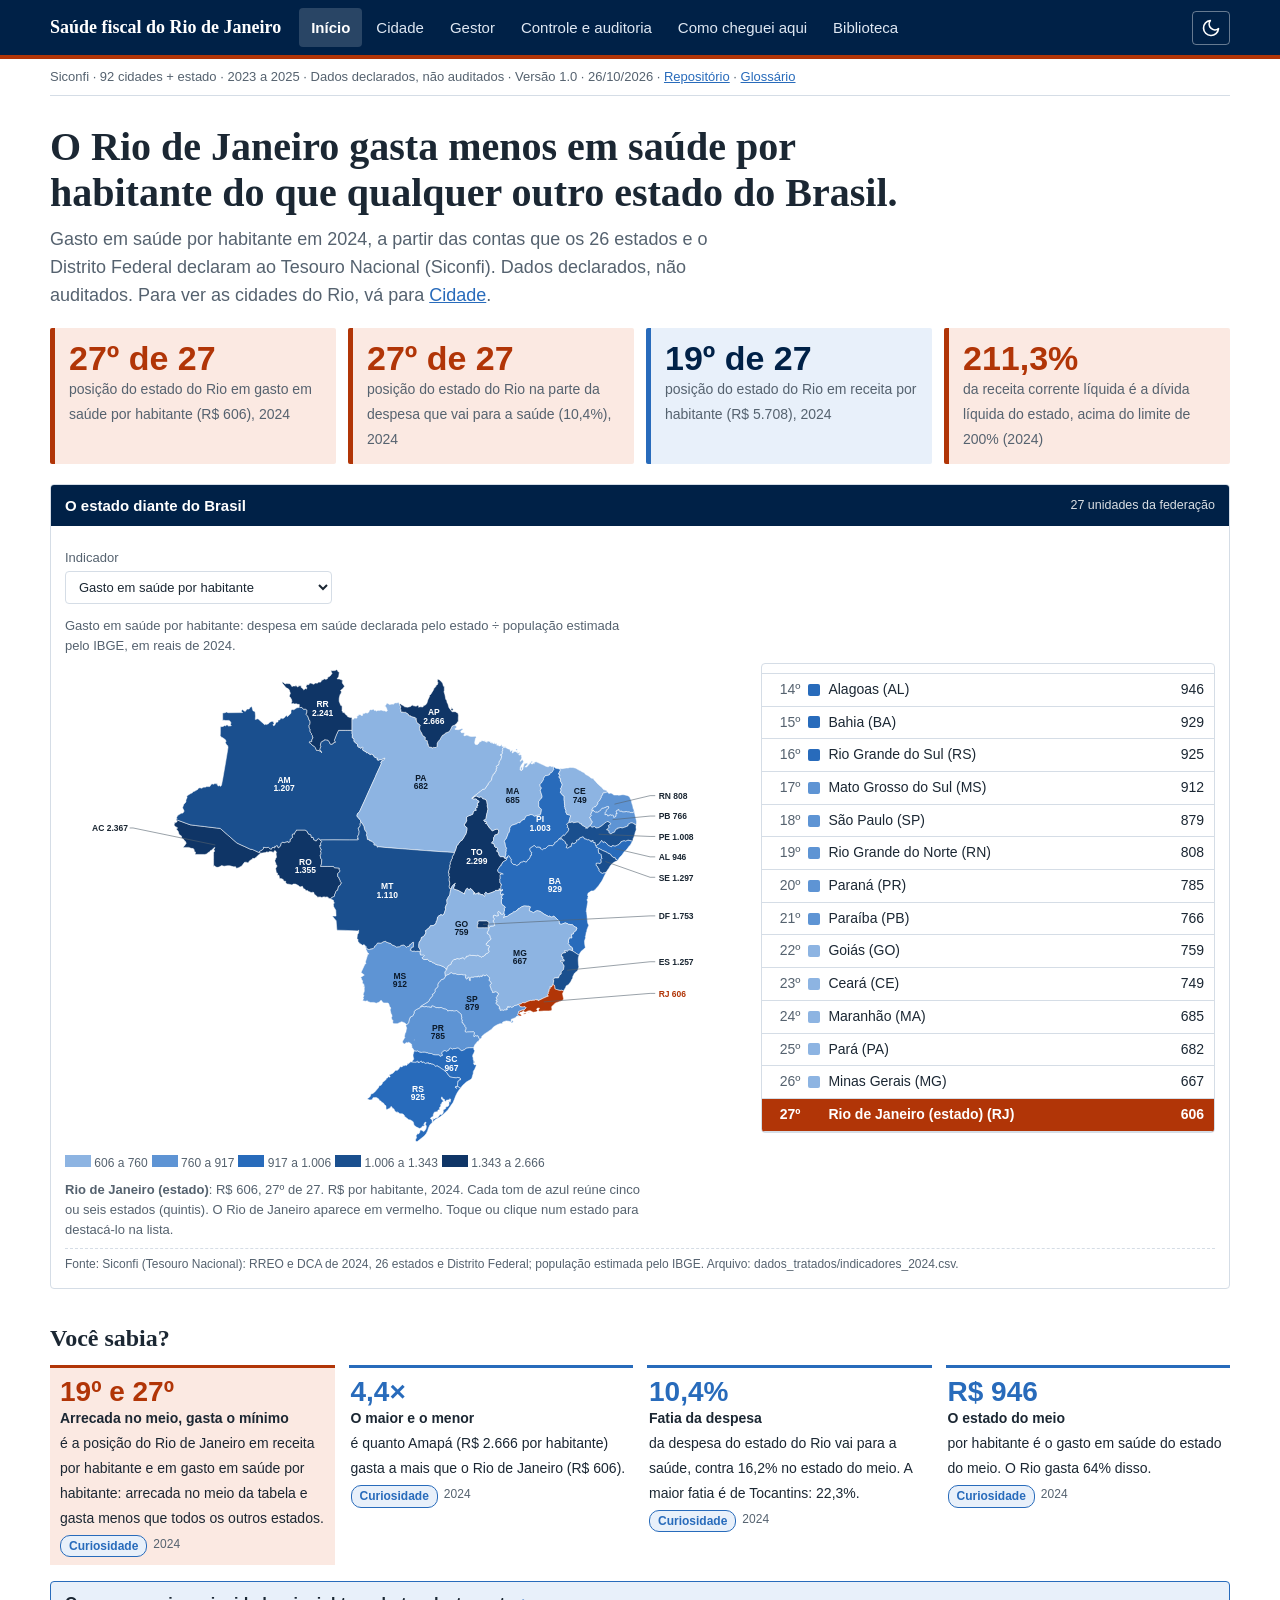
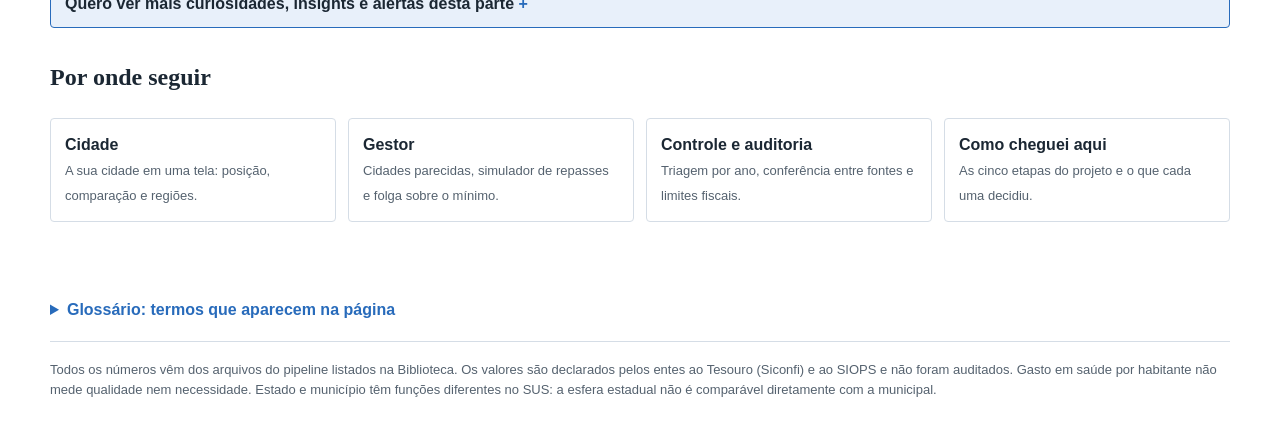
<file: index.html>
<!doctype html>
<html lang="pt-BR">
<head>
<meta charset="utf-8">
<meta name="viewport" content="width=device-width,initial-scale=1">
<title>Saúde fiscal do Rio de Janeiro</title>
<meta name="description" content="Quanto o estado do Rio de Janeiro e as suas 92 cidades gastam em saúde por habitante, com dados do Siconfi de 2023 a 2025. Dados declarados, não auditados.">
<style>
:root{
  --bg:#ffffff;--bg2:#f3f6fa;--fg:#1b2733;--mut:#55626f;--line:#d5dde6;
  --navy:#002147;--azul:#286bbb;--verm:#b13507;--verm-t:#fbe9e2;--azul-t:#e8f0fa;
  --r1:#8db4e2;--r2:#5e94d4;--r3:#286bbb;--r4:#1a4f8e;--r5:#0f3566;
  --nd:#c9d1da;--on-r:#ffffff;--card:#ffffff;--band:#002147;--band-fg:#ffffff;
  --ok:#1c6b3a;--warn:#8a5a00;--ring:#286bbb;--tx1:#0b1a2b;--tx2:#ffffff;--onv:#ffffff;
  --g1:#1f77b4;--g2:#e6a700;--g3:#6a3d9a;--g4:#2a7f62;--g5:#a86b2d;--g6:#c4488f;--g7:#4a5a6a;--g8:#8a8f99;--g9:#0b7a8a;--g10:#7a8a00;
  --sans:"Segoe UI",Calibri,Arial,Helvetica,sans-serif;--serif:Cambria,"Times New Roman",Times,serif;
}
:root[data-theme="dark"]{
  --bg:#0d1722;--bg2:#13212f;--fg:#e6edf4;--mut:#9fb0c0;--line:#2b3b4c;--navy:#0a2a52;--azul:#6aa5ea;--verm:#ff8a5c;--verm-t:#3a2018;--azul-t:#16283d;
  --r1:#1f4e86;--r2:#3a7bc4;--r3:#6aa5ea;--r4:#a6cbf5;--r5:#d8e9fb;--nd:#3a4b5d;--on-r:#0d1722;--card:#13212f;--band:#0a2a52;--band-fg:#fff;
  --ok:#6fcf97;--warn:#f2c66d;--ring:#6aa5ea;--tx1:#ffffff;--tx2:#0d1722;--onv:#0d1722;
  --g1:#6aa5ea;--g2:#ffd166;--g3:#b79bdc;--g4:#5fcfa8;--g5:#d1914f;--g6:#f08cc4;--g7:#a9b8c8;--g8:#8a8f99;--g9:#4fd0e0;--g10:#c5d94a;color-scheme:dark}
*{box-sizing:border-box}
[hidden]{display:none!important}
html{scroll-behavior:smooth;scroll-padding-top:70px}
body{margin:0;background:var(--bg);color:var(--fg);font:16px/1.55 var(--sans);font-variant-numeric:lining-nums tabular-nums;padding-left:max(16px,env(safe-area-inset-left,0px));padding-right:max(16px,env(safe-area-inset-right,0px))}
a{color:var(--azul)}
button,select,input{font:inherit;color:inherit}
:focus-visible{outline:3px solid var(--ring);outline-offset:2px}
.wrap{max-width:1180px;margin:0 auto}
header.top{margin:0 calc(-1*max(16px,env(safe-area-inset-left,0px)));margin-right:calc(-1*max(16px,env(safe-area-inset-right,0px)));background:var(--navy);color:#fff;border-bottom:4px solid var(--verm);padding:0 max(16px,env(safe-area-inset-left,0px));position:sticky;top:0;z-index:20}
header.top .wrap{display:flex;gap:18px;align-items:center;flex-wrap:wrap;padding:8px 0}
.marca{font:700 18px var(--serif);color:#fff;text-decoration:none;white-space:nowrap}
nav{display:flex;gap:2px;flex-wrap:wrap;flex:1}
nav a{color:#dfe8f3;text-decoration:none;padding:8px 12px;border-radius:4px;font-size:15px}
nav a[aria-current="page"]{background:rgba(255,255,255,.16);color:#fff;font-weight:600}
nav a:hover{background:rgba(255,255,255,.1)}
.tema{background:transparent;border:1px solid rgba(255,255,255,.4);color:#fff;border-radius:4px;padding:4px 10px;cursor:pointer;font-size:13px}
.subbar{font-size:13px;color:var(--mut);padding:8px 0;border-bottom:1px solid var(--line)}
main{padding-block:22px 40px}
h1{font:700 clamp(26px,4.4vw,40px)/1.15 var(--serif);margin:6px 0 10px;text-wrap:balance;color:var(--fg)}
h2{font:700 24px/1.25 var(--serif);margin:34px 0 8px;text-wrap:balance}
h3{font:700 17px/1.3 var(--sans);margin:18px 0 6px}
.lede{font-size:18px;color:var(--mut);max-width:70ch;margin:0 0 18px}
p{max-width:75ch;margin:.5em 0}
.nota{font-size:13px;color:var(--mut);max-width:80ch}
.blocos{display:grid;grid-template-columns:repeat(auto-fit,minmax(200px,1fr));gap:12px;margin:14px 0 20px}
.bloco{background:var(--azul-t);border-left:5px solid var(--azul);padding:12px 14px;border-radius:2px}
.bloco.v{background:var(--verm-t);border-left-color:var(--verm)}
.bloco b{display:block;font:700 34px/1.1 var(--sans);color:var(--navy)}
:root[data-theme="dark"] .bloco b{color:var(--fg)}
.bloco.v b{color:var(--verm)}
.bloco span{font-size:14px;color:var(--mut)}
.card{background:var(--card);border:1px solid var(--line);border-radius:4px;margin:18px 0;overflow:hidden}
.card>.tit{background:var(--band);color:var(--band-fg);padding:9px 14px;font-weight:600;font-size:15px;display:flex;justify-content:space-between;gap:10px;flex-wrap:wrap;align-items:center}
.card>.tit small{font-weight:400;opacity:.85}
.card>.corpo{padding:14px}
.grade{display:grid;grid-template-columns:minmax(0,1.5fr) minmax(0,1fr);gap:16px;align-items:start}
.grade2{display:grid;grid-template-columns:repeat(auto-fit,minmax(300px,1fr));gap:16px}
@media (max-width:820px){.grade{grid-template-columns:1fr}}
.ctrl{display:flex;flex-wrap:wrap;gap:10px 14px;align-items:end;margin:8px 0 12px}
.ctrl label{display:flex;flex-direction:column;font-size:13px;color:var(--mut);gap:3px}
.ctrl select,.ctrl input[type=search],.ctrl input[type=text]{min-width:190px;padding:7px 9px;border:1px solid var(--line);border-radius:4px;background:var(--bg);color:var(--fg)}
.seg{display:inline-flex;border:1px solid var(--line);border-radius:4px;overflow:hidden}
.seg button{background:var(--bg);border:0;padding:7px 14px;cursor:pointer;color:var(--fg)}
.seg button[aria-pressed="true"]{background:var(--navy);color:#fff;font-weight:600}
.btn{background:var(--navy);color:#fff;border:0;border-radius:4px;padding:8px 14px;cursor:pointer;text-decoration:none;display:inline-block;font-size:14px}
.btn.sec{background:transparent;color:var(--azul);border:1px solid var(--azul)}
.btn:hover{filter:brightness(1.15)}
.tags{display:flex;gap:6px;flex-wrap:wrap}
.tag{background:var(--azul-t);border:1px solid var(--azul);border-radius:14px;padding:2px 4px 2px 10px;font-size:13px;display:inline-flex;gap:6px;align-items:center}
.tag button{border:0;background:transparent;cursor:pointer;font-size:15px;line-height:1;color:var(--fg)}
.mapa svg{width:100%;height:auto;display:block}
.mapa path{stroke:var(--bg);stroke-width:.6;cursor:pointer}
.mapa path:hover{stroke:var(--fg);stroke-width:1.4}
.mapa text{font:600 10px var(--sans);pointer-events:none}
.lista{max-height:470px;overflow:auto;border:1px solid var(--line);border-radius:4px}
.lista ol{list-style:none;margin:0;padding:0}
.lista li{display:flex;align-items:center;gap:8px;padding:5px 10px;border-bottom:1px solid var(--line);cursor:pointer;font-size:14px}
.lista li:hover{background:var(--azul-t)}
.lista li.sel{background:var(--verm);color:var(--onv);font-weight:600}
.lista li.sel .pos{color:var(--onv)}
.lista .pos{width:28px;color:var(--mut);text-align:right}
.lista .nm{flex:1;min-width:0;overflow:hidden;text-overflow:ellipsis;white-space:nowrap}
.lista .sw{width:12px;height:12px;border-radius:2px;flex:none}
.lista .vl{font-variant-numeric:tabular-nums}
.leg{display:flex;align-items:center;gap:4px;flex-wrap:wrap;font-size:12px;color:var(--mut);margin-top:6px}
.leg i{display:inline-block;width:26px;height:12px}
.sabia{display:grid;grid-template-columns:repeat(auto-fit,minmax(230px,1fr));gap:14px;margin:12px 0}
.cur{border-top:3px solid var(--azul);padding:8px 2px 4px;background:transparent}
.cur.d{border-top-color:var(--verm);background:var(--verm-t);padding:8px 10px}
.cur .v{font:700 28px/1.15 var(--sans);color:var(--azul);display:block}
.cur.d .v{color:var(--verm)}
.cur .t{font-weight:600;font-size:14px;display:block;margin-bottom:2px}
.cur .x{font-size:14px;color:var(--fg)}
.cur .m{font-size:12px;color:var(--mut);margin-top:4px;display:flex;gap:6px;flex-wrap:wrap}
.chip{display:inline-block;font-size:12px;font-weight:600;border-radius:10px;padding:1px 8px;border:1px solid var(--azul);color:var(--azul);background:var(--azul-t)}
.chip.Alerta{border-color:var(--verm);color:var(--verm);background:var(--verm-t)}
.chip.Achado{border-color:var(--warn);color:var(--warn);background:transparent}
.chip.ok{border-color:var(--ok);color:var(--ok);background:transparent}
.chip.no{border-color:var(--verm);color:var(--verm);background:transparent}
.chip.cn{border-color:var(--warn);color:var(--warn);background:transparent}
details.mais{margin:16px 0}
details.mais>summary,button.mais{cursor:pointer;background:var(--azul-t);border:1px solid var(--azul);border-radius:4px;padding:10px 14px;font-weight:600;list-style:none;color:var(--fg);width:100%;text-align:left}
details.mais>summary::-webkit-details-marker{display:none}
details.mais>summary::after{content:"  +";color:var(--azul)}
details.mais[open]>summary::after{content:"  −"}
details.tec{border-left:3px solid var(--line);padding-left:12px;margin:10px 0}
details.tec summary{cursor:pointer;color:var(--azul);font-size:14px}
table.t{border-collapse:collapse;width:100%;font-size:14px}
table.t th,table.t td{padding:6px 8px;border-bottom:1px solid var(--line);text-align:right;white-space:nowrap}
table.t th:first-child,table.t td:first-child,table.t td.l,table.t th.l{text-align:left;white-space:normal}
table.t th{font-size:12px;color:var(--mut);font-weight:600;background:var(--bg2);position:sticky;top:0}
table.t tr.sel td{background:var(--verm-t);font-weight:600}
.rolar{overflow-x:auto;max-width:100%}
.aviso{border-left:4px solid var(--warn);background:var(--bg2);padding:8px 12px;font-size:14px;margin:10px 0;max-width:80ch}
.aviso.v{border-left-color:var(--verm)}
.sub{display:flex;gap:4px;flex-wrap:wrap;border-bottom:2px solid var(--line);margin:14px 0}
.sub button{background:transparent;border:0;padding:9px 14px;cursor:pointer;border-bottom:3px solid transparent;margin-bottom:-2px;color:var(--mut)}
.sub button[aria-selected="true"]{border-bottom-color:var(--verm);color:var(--fg);font-weight:700}
.kpis{display:grid;grid-template-columns:repeat(auto-fit,minmax(170px,1fr));gap:10px;margin:10px 0}
.kpi{border:1px solid var(--line);padding:10px 12px;border-radius:4px;background:var(--card)}
.kpi b{display:block;font-size:26px;line-height:1.15}
.kpi span{font-size:13px;color:var(--mut)}
.fig{margin:8px 0}
.fig svg{width:100%;max-width:760px;height:auto;display:block}
.fig figcaption,.leg2{font-size:13px;color:var(--mut);margin-top:4px}
svg text{font-family:var(--sans);fill:var(--fg)}
svg .ax{stroke:var(--line);stroke-width:1}
svg .gr{stroke:var(--line);stroke-width:.6;stroke-dasharray:3 3}
svg .mut{fill:var(--mut)}
.tip{position:fixed;z-index:50;background:var(--navy);color:#fff;padding:6px 9px;border-radius:4px;font-size:13px;pointer-events:none;max-width:260px;box-shadow:0 2px 8px rgba(0,0,0,.3)}
input[type=range]{width:100%;accent-color:var(--azul)}
.sim{display:grid;grid-template-columns:repeat(auto-fit,minmax(280px,1fr));gap:16px}
.saida{display:grid;grid-template-columns:repeat(auto-fit,minmax(200px,1fr));gap:10px;margin-top:12px}
.biblio{display:grid;grid-template-columns:repeat(auto-fill,minmax(270px,1fr));gap:12px}
.arq{border:1px solid var(--line);border-radius:4px;padding:12px;background:var(--card);display:flex;flex-direction:column;gap:6px}
.arq h4{margin:0;font-size:15px}
.arq p{font-size:13px;color:var(--mut);margin:0}
.arq .m{font-size:12px;color:var(--mut)}
.arq .acoes{margin-top:auto;display:flex;gap:6px;flex-wrap:wrap}
.arq img{width:100%;height:120px;object-fit:contain;background:var(--bg2)}
footer{border-top:1px solid var(--line);padding:18px 0 30px;font-size:13px;color:var(--mut)}
.pass{display:flex;gap:10px;flex-wrap:wrap;margin:8px 0}
.etapas{display:grid;grid-template-columns:repeat(auto-fit,minmax(240px,1fr));gap:12px}
.pill{display:inline-block;padding:1px 8px;border-radius:10px;font-size:12px;border:1px solid var(--line)}
@media (max-width:560px){h2{font-size:21px}.ctrl select,.ctrl input[type=search]{min-width:150px}.card>.corpo{padding:10px}}
@media (prefers-reduced-motion:reduce){html{scroll-behavior:auto}}

.mapa text.t1{fill:var(--tx1)}.mapa text.t2{fill:var(--tx2)}.mapa text.tv{fill:var(--onv)}.mapa text.out{fill:var(--fg)}.mapa .lead{stroke:var(--mut);stroke-width:.7;fill:none}
.mapa text.halo{paint-order:stroke;stroke:var(--bg);stroke-width:2.5px;fill:var(--fg)}
@media (max-width:700px){header.top .wrap{gap:6px}nav{flex:none;width:100%;flex-wrap:nowrap;overflow-x:auto;order:3;padding-bottom:4px}nav a{white-space:nowrap}.tema{margin-left:auto}}

.tema{display:inline-flex;align-items:center;justify-content:center;width:38px;height:34px;padding:0}
.tema svg{width:20px;height:20px;fill:none;stroke:currentColor;stroke-width:2;stroke-linecap:round;stroke-linejoin:round}
.fonte{font-size:12px;color:var(--mut);margin:8px 0 0;border-top:1px dashed var(--line);padding-top:6px;max-width:none}
.kpi h4{margin:0 0 6px;font-size:13px;font-weight:700;color:var(--fg);padding-bottom:4px;border-bottom:2px solid var(--azul)}
.kpi.alerta h4{border-bottom-color:var(--verm)}.kpi.alerta b{color:var(--verm)}
.kpi .exp{display:block;margin-top:6px;font-size:12px;line-height:1.4}
.sim{display:grid;grid-template-columns:repeat(auto-fit,minmax(280px,1fr));gap:20px 28px}
.ctl label{display:flex;justify-content:space-between;font-size:14px}
.escala{position:relative;height:34px;margin:2px 8px 0}
.escala .cob{position:absolute;left:20%;width:60%;top:0;height:6px;background:var(--azul);opacity:.55;border-radius:3px}
.escala i{position:absolute;top:10px;font-size:11px;font-style:normal;color:var(--mut)}
details.multi{position:relative}details.multi>summary{cursor:pointer;padding:7px 10px;border:1px solid var(--line);border-radius:4px;background:var(--bg);list-style:none;min-width:190px}
details.multi .painel{position:absolute;z-index:15;background:var(--card);border:1px solid var(--line);border-radius:4px;padding:8px;width:min(320px,86vw);box-shadow:0 4px 14px rgba(0,0,0,.2)}
details.multi .opts{max-height:240px;overflow:auto;display:flex;flex-direction:column;gap:2px;margin-top:6px}
details.multi .opts label{flex-direction:row;align-items:center;gap:6px;font-size:14px;color:var(--fg)}
details#glossario{margin:18px 0}details#glossario>summary{cursor:pointer;font-weight:600;color:var(--azul)}
#glossario dl{display:grid;grid-template-columns:minmax(120px,200px) 1fr;gap:6px 14px;font-size:13px}
#glossario dt{font-weight:700;color:var(--fg)}#glossario dd{margin:0}
@media (max-width:560px){#glossario dl{grid-template-columns:1fr}}

</style>
</head>
<body>
<header class="top"><div class="wrap"><a class="marca" href="#inicio">Saúde fiscal do Rio de Janeiro</a>
<nav aria-label="Seções"><a href="#inicio">Início</a><a href="#cidade">Cidade</a><a href="#gestor">Gestor</a><a href="#controle">Controle e auditoria</a><a href="#como">Como cheguei aqui</a><a href="#biblioteca">Biblioteca</a></nav>
<button class="tema" id="tema" type="button" aria-label="Mudar para o tema escuro" title="Alternar tema claro e escuro"></button></div></header>
<div class="wrap"><div class="subbar" id="subbar"></div><main id="conteudo" tabindex="-1"></main>
<details id="glossario"></details>
<footer>Todos os números vêm dos arquivos do pipeline listados na Biblioteca. Os valores são declarados pelos entes ao Tesouro (Siconfi) e ao SIOPS e não foram auditados. Gasto em saúde por habitante não mede qualidade nem necessidade. Estado e município têm funções diferentes no SUS: a esfera estadual não é comparável diretamente com a municipal.</footer></div>
<noscript><p style="padding:16px">Esta página precisa de JavaScript para mostrar os mapas e gráficos. Os arquivos da Biblioteca estão na pasta arquivos.</p></noscript>
<script>const DADOS={"meta":{"versao":"1.0","data":"26/10/2026","janela_principal":"2024","repositorio":"https://github.com/MatheusAugustoEC/saude-rj","malhas_sha256":{"br_uf_qualidade_minima.json":"07c671aa87aa1ab296c446de6294df9827112782537b996c0a160284907e7c0f","rj_municipios_qualidade_minima.json":"e40ff0e8b87be8e95cc88b1197c28e0c831a9c825baa6b4e99a9ced063631be8"},"fontes_arquivos":["dados_brutos/municipios_rj_ceperj.csv","dados_tratados/analyze_a2_residuos.csv","dados_tratados/analyze_ibge_indicadores.csv","dados_tratados/analyze_rodada2_coeficientes.csv","dados_tratados/control_2025_residuos.csv","dados_tratados/control_2025_resultados.csv","dados_tratados/control_2025_saida.txt","dados_tratados/improve_r1_triagem.csv","dados_tratados/improve_r2_pares.csv","dados_tratados/improve_r3_veraneio.csv","dados_tratados/improve_r4_dependencia.csv","dados_tratados/improve_r4_estresse.csv","dados_tratados/improve_r5_r6_siops.csv","dados_tratados/improve_r7_limites.csv","dados_tratados/indicadores_2024.csv","docs/04-pendencias-measure.md","docs/11-modulo-ibge-resultados.md","fases/fase-4-improve/relatorio.md"]},"ufs":[{"c":17,"s":"TO","n":"Tocantins","gh":2298.9,"pd":22.27,"rh":10333.4},{"c":11,"s":"RO","n":"Rondônia","gh":1354.6,"pd":16.28,"rh":8630.8},{"c":12,"s":"AC","n":"Acre","gh":2366.7,"pd":18.5,"rh":12883.0},{"c":13,"s":"AM","n":"Amazonas","gh":1206.6,"pd":15.41,"rh":8011.5},{"c":14,"s":"RR","n":"Roraima","gh":2241.4,"pd":19.76,"rh":12011.7},{"c":15,"s":"PA","n":"Pará","gh":681.5,"pd":13.14,"rh":5243.5},{"c":16,"s":"AP","n":"Amapá","gh":2666.4,"pd":21.99,"rh":13013.6},{"c":21,"s":"MA","n":"Maranhão","gh":685.3,"pd":17.03,"rh":4439.8},{"c":22,"s":"PI","n":"Piauí","gh":1002.5,"pd":16.19,"rh":6071.1},{"c":23,"s":"CE","n":"Ceará","gh":749.2,"pd":17.2,"rh":4271.2},{"c":24,"s":"RN","n":"Rio Grande do Norte","gh":807.5,"pd":14.54,"rh":5538.5},{"c":25,"s":"PB","n":"Paraíba","gh":765.5,"pd":16.51,"rh":4909.2},{"c":26,"s":"PE","n":"Pernambuco","gh":1008.1,"pd":20.83,"rh":4909.1},{"c":27,"s":"AL","n":"Alagoas","gh":945.9,"pd":16.06,"rh":5883.4},{"c":28,"s":"SE","n":"Sergipe","gh":1297.2,"pd":19.97,"rh":7040.4},{"c":29,"s":"BA","n":"Bahia","gh":928.8,"pd":19.31,"rh":4815.9},{"c":31,"s":"MG","n":"Minas Gerais","gh":666.9,"pd":13.33,"rh":5252.0},{"c":32,"s":"ES","n":"Espírito Santo","gh":1257.2,"pd":18.47,"rh":7024.3},{"c":33,"s":"RJ","n":"Rio de Janeiro (estado)","gh":606.2,"pd":10.39,"rh":5708.4},{"c":35,"s":"SP","n":"São Paulo","gh":879.4,"pd":11.69,"rh":7700.4},{"c":41,"s":"PR","n":"Paraná","gh":785.0,"pd":13.29,"rh":5939.8},{"c":42,"s":"SC","n":"Santa Catarina","gh":967.2,"pd":16.4,"rh":6101.0},{"c":43,"s":"RS","n":"Rio Grande do Sul","gh":925.3,"pd":16.05,"rh":5839.3},{"c":50,"s":"MS","n":"Mato Grosso do Sul","gh":911.6,"pd":11.54,"rh":7624.7},{"c":51,"s":"MT","n":"Mato Grosso","gh":1109.8,"pd":11.74,"rh":9414.4},{"c":52,"s":"GO","n":"Goiás","gh":759.1,"pd":13.28,"rh":6067.9},{"c":53,"s":"DF","n":"Distrito Federal","gh":1753.0,"pd":14.07,"rh":11944.9}],"cidades":[{"c":3300100,"n":"Angra dos Reis","r":"Costa Verde","g":"Costa Verde","pop":179120,"gh":3792.6,"rh":13045.5,"pd":25.57,"fa":29.07,"sa":679328353.0,"re":2336713745.0,"de":2656724353.0,"ap":33.24,"fo":18.24,"qz":54.9,"rz":0.613,"f6":true,"pt":59.6,"r24":9.4,"o24":false,"r23":-7.4,"o23":false,"r25":12.2,"o25":false,"n25":true,"fx":4,"dr":14.6,"dp":-1.2,"pes":43.81,"prud":51.3,"lmax":54.0,"ap_":false,"fl":"","rp":0.4,"dcl":-16.4},{"c":3300159,"n":"Aperibé","r":"Noroeste Fluminense","g":"Noroeste Fluminense","pop":11420,"gh":3035.1,"rh":10394.0,"pd":31.22,"fa":29.2,"sa":34661348.0,"re":118699047.0,"de":111027169.0,"ap":23.53,"fo":8.53,"qz":36.3,"rz":0.341,"f6":false,"pt":87.3,"r24":4.7,"o24":false,"r23":-8.5,"o23":false,"r25":7.0,"o25":false,"n25":false,"fx":3,"dr":11.1,"dp":12.2,"pes":49.91,"prud":51.3,"lmax":54.0,"ap_":false,"fl":"","rp":0.6,"dcl":7.2},{"c":3300209,"n":"Araruama","r":"Baixadas Litorâneas","g":"Baixadas Litorâneas","pop":137773,"gh":1959.9,"rh":8401.3,"pd":22.81,"fa":23.33,"sa":270021506.0,"re":1157474133.0,"de":1183780861.0,"ap":21.71,"fo":6.71,"qz":30.9,"rz":0.287,"f6":false,"pt":80.0,"r24":-20.4,"o24":false,"r23":-20.8,"o23":false,"r25":-33.3,"o25":true,"n25":false,"fx":2,"dr":-36.8,"dp":-24.6,"pes":34.49,"prud":51.3,"lmax":54.0,"ap_":false,"fl":"","rp":2.4,"dcl":-4.1},{"c":3300225,"n":"Areal","r":"Centro-Sul Fluminense","g":"Centro-Sul Fluminense","pop":12236,"gh":2835.1,"rh":11783.7,"pd":23.32,"fa":24.06,"sa":34690389.0,"re":144185039.0,"de":148743688.0,"ap":20.87,"fo":5.87,"qz":28.1,"rz":0.417,"f6":false,"pt":77.0,"r24":-11.7,"o24":false,"r23":-2.5,"o23":false,"r25":-4.9,"o25":false,"n25":false,"fx":4,"dr":12.4,"dp":-26.6,"pes":154.17,"prud":51.3,"lmax":54.0,"ap_":true,"fl":"RCL atípica","rp":6.2,"dcl":-36.5},{"c":3300233,"n":"Armação dos Búzios","r":"Baixadas Litorâneas","g":"Baixadas Litorâneas","pop":42442,"gh":3681.2,"rh":14901.1,"pd":28.79,"fa":24.7,"sa":156237516.0,"re":632434212.0,"de":542663900.0,"ap":29.78,"fo":14.78,"qz":49.6,"rz":0.467,"f6":false,"pt":61.6,"r24":-4.7,"o24":false,"r23":36.5,"o23":false,"r25":18.6,"o25":false,"n25":false,"fx":4,"dr":41.1,"dp":-4.7,"pes":47.04,"prud":51.3,"lmax":54.0,"ap_":false,"fl":"totais de despesa inconsistentes","rp":0.8,"dcl":-13.2},{"c":3300258,"n":"Arraial do Cabo","r":"Baixadas Litorâneas","g":"Baixadas Litorâneas","pop":32794,"gh":5524.6,"rh":24970.0,"pd":25.28,"fa":22.12,"sa":181172191.0,"re":818865089.0,"de":716783025.0,"ap":21.41,"fo":6.41,"qz":29.9,"rz":0.204,"f6":false,"pt":87.0,"r24":-5.1,"o24":false,"r23":19.6,"o23":false,"r25":-19.8,"o25":false,"n25":false,"fx":4,"dr":111.8,"dp":46.6,"pes":41.11,"prud":51.3,"lmax":54.0,"ap_":false,"fl":"","rp":1.1,"dcl":-18.4},{"c":3300407,"n":"Barra Mansa","r":"Médio Paraíba","g":"Médio Paraíba","pop":181688,"gh":1421.4,"rh":4940.0,"pd":27.57,"fa":28.77,"sa":258250532.0,"re":897534602.0,"de":936719342.0,"ap":16.57,"fo":1.57,"qz":9.5,"rz":0.237,"f6":false,"pt":62.4,"r24":-12.3,"o24":false,"r23":-16.3,"o23":false,"r25":-19.4,"o25":false,"n25":false,"fx":0,"dr":-42.7,"dp":14.2,"pes":48.25,"prud":51.3,"lmax":54.0,"ap_":false,"fl":"","rp":0.4,"dcl":-0.5},{"c":3300308,"n":"Barra do Piraí","r":"Médio Paraíba","g":"Médio Paraíba","pop":98501,"gh":1274.0,"rh":4198.5,"pd":24.86,"fa":30.34,"sa":125487461.0,"re":413553918.0,"de":504837059.0,"ap":20.65,"fo":5.65,"qz":27.4,"rz":0.299,"f6":false,"pt":71.8,"r24":-10.7,"o24":false,"r23":-24.9,"o23":false,"r25":-26.0,"o25":false,"n25":false,"fx":0,"dr":-48.6,"dp":0.4,"pes":43.87,"prud":51.3,"lmax":54.0,"ap_":false,"fl":"","rp":20.4,"dcl":27.2},{"c":3300456,"n":"Belford Roxo","r":"Metropolitana","g":"Baixada (núcleo de 6)","pop":518263,"gh":1101.7,"rh":3154.3,"pd":33.98,"fa":34.93,"sa":570948486.0,"re":1634765364.0,"de":1680174348.0,"ap":27.23,"fo":12.23,"qz":44.9,"rz":0.21,"f6":false,"pt":86.0,"r24":1.0,"o24":false,"r23":6.4,"o23":false,"r25":-31.3,"o25":false,"n25":false,"fx":0,"dr":-32.9,"dp":-15.2,"pes":49.95,"prud":51.3,"lmax":54.0,"ap_":false,"fl":"","rp":11.4,"dcl":47.1},{"c":3300506,"n":"Bom Jardim","r":"Serrana","g":"Serrana","pop":29736,"gh":1478.7,"rh":5511.1,"pd":28.67,"fa":26.83,"sa":43970483.0,"re":163879108.0,"de":153359283.0,"ap":23.78,"fo":8.78,"qz":36.9,"rz":0.485,"f6":false,"pt":76.4,"r24":-16.3,"o24":false,"r23":-20.5,"o23":false,"r25":-17.5,"o25":false,"n25":false,"fx":0,"dr":-35.6,"dp":18.8,"pes":48.8,"prud":51.3,"lmax":54.0,"ap_":false,"fl":"","rp":1.1,"dcl":-14.2},{"c":3300605,"n":"Bom Jesus do Itabapoana","r":"Noroeste Fluminense","g":"Noroeste Fluminense","pop":37172,"gh":3801.1,"rh":7591.5,"pd":47.92,"fa":50.07,"sa":141295041.0,"re":282190332.0,"de":294885930.0,"ap":26.05,"fo":11.05,"qz":42.4,"rz":0.194,"f6":false,"pt":87.0,"r24":69.3,"o24":false,"r23":41.2,"o23":false,"r25":68.4,"o25":false,"n25":false,"fx":2,"dr":39.2,"dp":51.7,"pes":32.69,"prud":51.3,"lmax":54.0,"ap_":false,"fl":"","rp":0.8,"dcl":16.1},{"c":3300704,"n":"Cabo Frio","r":"Baixadas Litorâneas","g":"Baixadas Litorâneas","pop":238166,"gh":1986.7,"rh":6177.6,"pd":30.23,"fa":32.16,"sa":473166772.0,"re":1471284168.0,"de":1565330106.0,"ap":34.46,"fo":19.46,"qz":56.5,"rz":0.357,"f6":false,"pt":73.1,"r24":3.3,"o24":false,"r23":3.8,"o23":false,"r25":-17.6,"o25":false,"n25":false,"fx":1,"dr":-35.9,"dp":3.5,"pes":63.27,"prud":51.3,"lmax":54.0,"ap_":true,"fl":"","rp":5.9,"dcl":61.8},{"c":3300803,"n":"Cachoeiras de Macacu","r":"Metropolitana","g":"Metropolitana (resto, 15)","pop":59837,"gh":2667.4,"rh":7698.1,"pd":32.03,"fa":34.65,"sa":159608198.0,"re":460630892.0,"de":498344223.0,"ap":17.47,"fo":2.47,"qz":14.2,"rz":0.183,"f6":false,"pt":81.0,"r24":23.7,"o24":false,"r23":18.0,"o23":false,"r25":18.5,"o25":false,"n25":false,"fx":2,"dr":73.2,"dp":6.4,"pes":34.31,"prud":51.3,"lmax":54.0,"ap_":false,"fl":"","rp":2.0,"dcl":-14.9},{"c":3300902,"n":"Cambuci","r":"Noroeste Fluminense","g":"Noroeste Fluminense","pop":15070,"gh":3256.5,"rh":8205.7,"pd":32.49,"fa":39.69,"sa":49074793.0,"re":123659927.0,"de":151027244.0,"ap":20.91,"fo":5.91,"qz":28.3,"rz":0.258,"f6":false,"pt":82.7,"r24":35.8,"o24":false,"r23":6.8,"o23":false,"r25":-0.5,"o25":false,"n25":false,"fx":2,"dr":19.2,"dp":29.9,"pes":51.34,"prud":51.3,"lmax":54.0,"ap_":true,"fl":"","rp":2.5,"dcl":-33.8},{"c":3301009,"n":"Campos dos Goytacazes","r":"Norte Fluminense","g":"Norte Fluminense","pop":519011,"gh":2212.5,"rh":5490.6,"pd":37.34,"fa":40.3,"sa":1148304581.0,"re":2849669524.0,"de":3075215371.0,"ap":36.21,"fo":21.21,"qz":58.6,"rz":0.315,"f6":false,"pt":70.0,"r24":27.0,"o24":false,"r23":24.9,"o23":false,"r25":14.4,"o25":false,"n25":true,"fx":0,"dr":-30.3,"dp":77.7,"pes":42.68,"prud":51.3,"lmax":54.0,"ap_":false,"fl":"","rp":0.3,"dcl":21.5},{"c":3301108,"n":"Cantagalo","r":"Serrana","g":"Serrana","pop":19996,"gh":2333.8,"rh":7981.4,"pd":29.61,"fa":29.24,"sa":46667364.0,"re":159596041.0,"de":157614700.0,"ap":20.29,"fo":5.29,"qz":26.1,"rz":0.388,"f6":false,"pt":80.3,"r24":-1.0,"o24":false,"r23":0.5,"o23":false,"r25":-1.0,"o25":false,"n25":false,"fx":2,"dr":4.5,"dp":-10.2,"pes":51.79,"prud":51.3,"lmax":54.0,"ap_":true,"fl":"","rp":0.5,"dcl":-19.4},{"c":3300936,"n":"Carapebus","r":"Norte Fluminense","g":"Norte Fluminense","pop":14325,"gh":6391.1,"rh":16034.6,"pd":34.53,"fa":39.86,"sa":91552161.0,"re":229695174.0,"de":265153263.0,"ap":34.21,"fo":19.21,"qz":56.2,"rz":0.254,"f6":false,"pt":89.7,"r24":58.8,"o24":false,"r23":8.0,"o23":false,"r25":48.7,"o25":false,"n25":false,"fx":4,"dr":162.0,"dp":69.6,"pes":43.13,"prud":51.3,"lmax":54.0,"ap_":false,"fl":"","rp":17.4,"dcl":37.4},{"c":3301157,"n":"Cardoso Moreira","r":"Norte Fluminense","g":"Norte Fluminense","pop":13403,"gh":2689.1,"rh":9711.8,"pd":31.08,"fa":27.69,"sa":36042007.0,"re":130167872.0,"de":115973072.0,"ap":23.85,"fo":8.85,"qz":37.1,"rz":0.375,"f6":false,"pt":80.7,"r24":-2.3,"o24":false,"r23":12.7,"o23":false,"r25":7.6,"o25":false,"n25":false,"fx":3,"dr":-6.6,"dp":-5.5,"pes":46.91,"prud":51.3,"lmax":54.0,"ap_":false,"fl":"","rp":5.4,"dcl":0.4},{"c":3301207,"n":"Carmo","r":"Serrana","g":"Serrana","pop":17740,"gh":2505.9,"rh":8458.6,"pd":32.95,"fa":29.63,"sa":44455466.0,"re":150054992.0,"de":134912559.0,"ap":25.74,"fo":10.74,"qz":41.7,"rz":0.432,"f6":false,"pt":86.4,"r24":1.6,"o24":false,"r23":null,"o23":true,"r25":null,"o25":null,"n25":null,"fx":2,"dr":12.2,"dp":-3.6,"pes":45.11,"prud":51.3,"lmax":54.0,"ap_":false,"fl":"","rp":2.8,"dcl":-15.8},{"c":3301306,"n":"Casimiro de Abreu","r":"Baixadas Litorâneas","g":"Baixadas Litorâneas","pop":48563,"gh":2609.0,"rh":11289.4,"pd":21.19,"fa":23.11,"sa":126700016.0,"re":548248931.0,"de":598023010.0,"ap":21.19,"fo":6.19,"qz":29.2,"rz":0.273,"f6":false,"pt":75.2,"r24":-16.0,"o24":false,"r23":-27.2,"o23":false,"r25":-11.2,"o25":false,"n25":false,"fx":3,"dr":-15.9,"dp":-8.3,"pes":44.02,"prud":51.3,"lmax":54.0,"ap_":false,"fl":"","rp":0.0,"dcl":-11.4},{"c":3300951,"n":"Comendador Levy Gasparian","r":"Centro-Sul Fluminense","g":"Centro-Sul Fluminense","pop":9044,"gh":2845.1,"rh":9746.6,"pd":25.79,"fa":29.19,"sa":25730883.0,"re":88148636.0,"de":99753825.0,"ap":16.99,"fo":1.99,"qz":11.7,"rz":0.356,"f6":false,"pt":85.3,"r24":3.2,"o24":false,"r23":-2.6,"o23":false,"r25":-18.5,"o25":false,"n25":false,"fx":3,"dr":13.0,"dp":5.2,"pes":47.69,"prud":51.3,"lmax":54.0,"ap_":false,"fl":"","rp":3.6,"dcl":14.0},{"c":3301405,"n":"Conceição de Macabu","r":"Norte Fluminense","g":"Norte Fluminense","pop":21769,"gh":1868.2,"rh":6543.1,"pd":28.37,"fa":28.55,"sa":40668891.0,"re":142436279.0,"de":143376690.0,"ap":26.95,"fo":11.95,"qz":44.3,"rz":0.475,"f6":false,"pt":83.0,"r24":-7.4,"o24":false,"r23":31.3,"o23":false,"r25":-8.6,"o25":false,"n25":false,"fx":1,"dr":-41.1,"dp":-4.7,"pes":43.91,"prud":51.3,"lmax":54.0,"ap_":false,"fl":"","rp":1.5,"dcl":-12.6},{"c":3301504,"n":"Cordeiro","r":"Serrana","g":"Serrana","pop":21444,"gh":2206.9,"rh":6931.6,"pd":30.13,"fa":31.84,"sa":47324007.0,"re":148640723.0,"de":157045600.0,"ap":26.57,"fo":11.57,"qz":43.6,"rz":0.427,"f6":false,"pt":78.3,"r24":4.8,"o24":false,"r23":-16.1,"o23":false,"r25":-12.3,"o25":false,"n25":false,"fx":2,"dr":-3.9,"dp":-15.1,"pes":44.25,"prud":51.3,"lmax":54.0,"ap_":false,"fl":"","rp":0.4,"dcl":19.3},{"c":3301603,"n":"Duas Barras","r":"Serrana","g":"Serrana","pop":11354,"gh":2259.0,"rh":8524.7,"pd":26.48,"fa":26.5,"sa":25648862.0,"re":96789026.0,"de":96859998.0,"ap":30.04,"fo":15.04,"qz":50.1,"rz":0.527,"f6":false,"pt":88.6,"r24":-9.1,"o24":false,"r23":-0.6,"o23":false,"r25":-2.3,"o25":false,"n25":false,"fx":2,"dr":-0.5,"dp":-13.1,"pes":41.78,"prud":51.3,"lmax":54.0,"ap_":false,"fl":"","rp":1.2,"dcl":58.6},{"c":3301702,"n":"Duque de Caxias","r":"Metropolitana","g":"Baixada (núcleo de 6)","pop":866347,"gh":2166.0,"rh":6024.8,"pd":37.16,"fa":35.95,"sa":1876480022.0,"re":5219524665.0,"de":5049175933.0,"ap":20.6,"fo":5.6,"qz":27.2,"rz":0.318,"f6":false,"pt":77.1,"r24":23.6,"o24":false,"r23":52.6,"o23":false,"r25":35.7,"o25":false,"n25":false,"fx":1,"dr":40.6,"dp":12.8,"pes":31.96,"prud":51.3,"lmax":54.0,"ap_":false,"fl":"","rp":0.7,"dcl":2.6},{"c":3301801,"n":"Engenheiro Paulo de Frontin","r":"Centro-Sul Fluminense","g":"Centro-Sul Fluminense","pop":12648,"gh":3053.7,"rh":8462.2,"pd":30.74,"fa":36.09,"sa":38622637.0,"re":107029592.0,"de":125623568.0,"ap":15.14,"fo":0.14,"qz":1.0,"rz":0.23,"f6":false,"pt":91.9,"r24":24.2,"o24":false,"r23":40.4,"o23":false,"r25":19.9,"o25":false,"n25":false,"fx":2,"dr":21.2,"dp":21.9,"pes":61.22,"prud":51.3,"lmax":54.0,"ap_":true,"fl":"","rp":7.3,"dcl":-8.9},{"c":3301850,"n":"Guapimirim","r":"Metropolitana","g":"Metropolitana (resto, 15)","pop":54300,"gh":2417.5,"rh":8476.5,"pd":25.88,"fa":28.52,"sa":131270992.0,"re":460276235.0,"de":507184032.0,"ap":29.11,"fo":14.11,"qz":48.5,"rz":0.335,"f6":false,"pt":79.9,"r24":2.6,"o24":false,"r23":-9.3,"o23":false,"r25":10.9,"o25":false,"n25":false,"fx":2,"dr":57.0,"dp":-7.0,"pes":42.76,"prud":51.3,"lmax":54.0,"ap_":false,"fl":"","rp":1.6,"dcl":-41.3},{"c":3301876,"n":"Iguaba Grande","r":"Baixadas Litorâneas","g":"Baixadas Litorâneas","pop":29577,"gh":3100.6,"rh":13729.9,"pd":22.81,"fa":22.58,"sa":91707251.0,"re":406089024.0,"de":402040362.0,"ap":30.09,"fo":15.09,"qz":50.2,"rz":0.352,"f6":false,"pt":83.6,"r24":-14.6,"o24":false,"r23":-13.4,"o23":false,"r25":3.6,"o25":false,"n25":false,"fx":4,"dr":18.8,"dp":-19.8,"pes":36.31,"prud":51.3,"lmax":54.0,"ap_":false,"fl":"","rp":0.1,"dcl":-8.9},{"c":3301900,"n":"Itaboraí","r":"Metropolitana","g":"Metropolitana (resto, 15)","pop":240040,"gh":1136.9,"rh":4256.7,"pd":23.06,"fa":26.71,"sa":272912042.0,"re":1021768399.0,"de":1183364720.0,"ap":21.34,"fo":6.34,"qz":29.7,"rz":0.322,"f6":false,"pt":67.9,"r24":-18.3,"o24":false,"r23":-20.8,"o23":false,"r25":-24.0,"o25":false,"n25":false,"fx":0,"dr":-30.8,"dp":-12.5,"pes":42.69,"prud":51.3,"lmax":54.0,"ap_":false,"fl":"","rp":2.1,"dcl":-39.8},{"c":3302007,"n":"Itaguaí","r":"Metropolitana","g":"Metropolitana (resto, 15)","pop":123980,"gh":2497.3,"rh":8368.8,"pd":28.87,"fa":29.84,"sa":309610455.0,"re":1037564689.0,"de":1072574378.0,"ap":37.64,"fo":22.64,"qz":60.2,"rz":0.667,"f6":true,"pt":53.5,"r24":7.4,"o24":false,"r23":12.0,"o23":false,"r25":-0.9,"o25":false,"n25":false,"fx":2,"dr":62.1,"dp":-3.9,"pes":60.18,"prud":51.3,"lmax":54.0,"ap_":true,"fl":"","rp":3.0,"dcl":7.8},{"c":3302056,"n":"Italva","r":"Noroeste Fluminense","g":"Noroeste Fluminense","pop":14517,"gh":3325.6,"rh":9066.9,"pd":34.0,"fa":36.68,"sa":48277339.0,"re":131624134.0,"de":142005737.0,"ap":32.95,"fo":17.95,"qz":54.5,"rz":0.391,"f6":false,"pt":84.1,"r24":28.1,"o24":false,"r23":10.1,"o23":false,"r25":29.2,"o25":false,"n25":false,"fx":3,"dr":21.8,"dp":22.9,"pes":47.47,"prud":51.3,"lmax":54.0,"ap_":false,"fl":"","rp":1.7,"dcl":-8.4},{"c":3302106,"n":"Itaocara","r":"Noroeste Fluminense","g":"Noroeste Fluminense","pop":23643,"gh":1919.7,"rh":6175.3,"pd":30.06,"fa":31.09,"sa":45386384.0,"re":146001506.0,"de":151002114.0,"ap":26.89,"fo":11.89,"qz":44.2,"rz":0.434,"f6":false,"pt":79.6,"r24":-0.2,"o24":false,"r23":-2.2,"o23":false,"r25":11.8,"o25":false,"n25":false,"fx":1,"dr":-34.4,"dp":-2.1,"pes":52.78,"prud":51.3,"lmax":54.0,"ap_":true,"fl":"","rp":0.4,"dcl":-15.3},{"c":3302205,"n":"Itaperuna","r":"Noroeste Fluminense","g":"Noroeste Fluminense","pop":107246,"gh":2817.6,"rh":5605.6,"pd":46.37,"fa":50.26,"sa":302177751.0,"re":601175509.0,"de":651724450.0,"ap":34.11,"fo":19.11,"qz":56.0,"rz":0.267,"f6":false,"pt":80.7,"r24":60.1,"o24":false,"r23":40.3,"o23":false,"r25":63.6,"o25":false,"n25":false,"fx":1,"dr":-0.6,"dp":46.8,"pes":135.21,"prud":51.3,"lmax":54.0,"ap_":true,"fl":"RCL atípica","rp":11.1,"dcl":-37.6},{"c":3302254,"n":"Itatiaia","r":"Médio Paraíba","g":"Médio Paraíba","pop":32694,"gh":3316.5,"rh":11486.7,"pd":28.62,"fa":28.87,"sa":108430898.0,"re":375545584.0,"de":378907433.0,"ap":28.63,"fo":13.63,"qz":47.6,"rz":0.735,"f6":true,"pt":75.0,"r24":5.7,"o24":false,"r23":-8.3,"o23":false,"r25":-5.4,"o25":false,"n25":false,"fx":3,"dr":50.4,"dp":22.6,"pes":52.07,"prud":51.3,"lmax":54.0,"ap_":true,"fl":"","rp":null,"dcl":0.9},{"c":3302270,"n":"Japeri","r":"Metropolitana","g":"Metropolitana (resto, 15)","pop":102149,"gh":1327.0,"rh":3820.8,"pd":31.84,"fa":34.73,"sa":135552026.0,"re":390295827.0,"de":425667420.0,"ap":22.01,"fo":7.01,"qz":31.9,"rz":0.223,"f6":false,"pt":86.2,"r24":5.9,"o24":false,"r23":-6.4,"o23":false,"r25":18.1,"o25":false,"n25":false,"fx":0,"dr":-19.2,"dp":6.6,"pes":38.55,"prud":51.3,"lmax":54.0,"ap_":false,"fl":"","rp":1.9,"dcl":-12.7},{"c":3302304,"n":"Laje do Muriaé","r":"Noroeste Fluminense","g":"Noroeste Fluminense","pop":7584,"gh":3283.9,"rh":11844.7,"pd":27.35,"fa":27.72,"sa":24905415.0,"re":89830455.0,"de":91055550.0,"ap":23.3,"fo":8.3,"qz":35.6,"rz":0.373,"f6":false,"pt":85.0,"r24":2.1,"o24":false,"r23":5.8,"o23":false,"r25":6.0,"o25":false,"n25":false,"fx":4,"dr":20.2,"dp":-15.0,"pes":46.39,"prud":51.3,"lmax":54.0,"ap_":false,"fl":"","rp":7.8,"dcl":29.4},{"c":3302403,"n":"Macaé","r":"Norte Fluminense","g":"Norte Fluminense","pop":264138,"gh":3745.2,"rh":17409.9,"pd":25.18,"fa":21.51,"sa":989242811.0,"re":4598616186.0,"de":3928254387.0,"ap":34.23,"fo":19.23,"qz":56.2,"rz":0.65,"f6":true,"pt":50.3,"r24":-14.7,"o24":false,"r23":-14.6,"o23":false,"r25":-0.9,"o25":false,"n25":false,"fx":4,"dr":53.5,"dp":-3.1,"pes":37.87,"prud":51.3,"lmax":54.0,"ap_":false,"fl":"","rp":0.6,"dcl":-72.7},{"c":3302452,"n":"Macuco","r":"Serrana","g":"Serrana","pop":5601,"gh":4427.2,"rh":14236.7,"pd":34.04,"fa":31.1,"sa":24796982.0,"re":79739824.0,"de":72854928.0,"ap":21.06,"fo":6.06,"qz":28.8,"rz":0.379,"f6":false,"pt":89.9,"r24":19.5,"o24":false,"r23":22.8,"o23":false,"r25":25.4,"o25":false,"n25":false,"fx":4,"dr":98.3,"dp":17.5,"pes":37.63,"prud":51.3,"lmax":54.0,"ap_":false,"fl":"","rp":0.6,"dcl":-45.0},{"c":3302502,"n":"Magé","r":"Metropolitana","g":"Metropolitana (resto, 15)","pop":244092,"gh":1540.2,"rh":4899.2,"pd":30.07,"fa":31.44,"sa":375957012.0,"re":1195860455.0,"de":1250104638.0,"ap":15.28,"fo":0.28,"qz":1.8,"rz":0.129,"f6":true,"pt":85.1,"r24":0.6,"o24":false,"r23":-4.7,"o23":false,"r25":null,"o25":null,"n25":null,"fx":0,"dr":-6.2,"dp":23.7,"pes":50.7,"prud":51.3,"lmax":54.0,"ap_":false,"fl":"","rp":3.2,"dcl":4.8},{"c":3302601,"n":"Mangaratiba","r":"Costa Verde","g":"Costa Verde","pop":43624,"gh":3418.6,"rh":12878.8,"pd":24.35,"fa":26.54,"sa":149133464.0,"re":561824507.0,"de":612419475.0,"ap":17.71,"fo":2.71,"qz":15.3,"rz":0.28,"f6":false,"pt":68.8,"r24":-0.6,"o24":false,"r23":-10.9,"o23":false,"r25":-0.4,"o25":false,"n25":false,"fx":4,"dr":-1.9,"dp":-11.5,"pes":53.06,"prud":51.3,"lmax":54.0,"ap_":true,"fl":"","rp":8.3,"dcl":36.2},{"c":3302700,"n":"Maricá","r":"Metropolitana","g":"Metropolitana (resto, 15)","pop":211986,"gh":5188.2,"rh":31552.2,"pd":15.33,"fa":16.44,"sa":1099826706.0,"re":6688624520.0,"de":7175518055.0,"ap":17.77,"fo":2.77,"qz":15.6,"rz":0.258,"f6":false,"pt":83.5,"r24":-27.1,"o24":false,"r23":-28.7,"o23":false,"r25":-24.5,"o25":false,"n25":false,"fx":4,"dr":236.8,"dp":37.7,"pes":19.68,"prud":57.0,"lmax":60.0,"ap_":false,"fl":"","rp":0.3,"dcl":-69.5},{"c":3302809,"n":"Mendes","r":"Centro-Sul Fluminense","g":"Centro-Sul Fluminense","pop":18049,"gh":1961.6,"rh":8846.6,"pd":22.51,"fa":22.17,"sa":35404215.0,"re":159672441.0,"de":157265067.0,"ap":18.56,"fo":3.56,"qz":19.2,"rz":0.367,"f6":false,"pt":83.4,"r24":-23.5,"o24":false,"r23":-11.5,"o23":false,"r25":null,"o25":null,"n25":null,"fx":3,"dr":-30.9,"dp":-31.1,"pes":43.79,"prud":51.3,"lmax":54.0,"ap_":false,"fl":"","rp":14.5,"dcl":23.3},{"c":3302858,"n":"Mesquita","r":"Metropolitana","g":"Baixada (núcleo de 6)","pop":178803,"gh":1111.3,"rh":3922.3,"pd":30.8,"fa":28.33,"sa":198701992.0,"re":701314626.0,"de":645226529.0,"ap":15.18,"fo":0.18,"qz":1.2,"rz":0.199,"f6":false,"pt":79.1,"r24":-17.0,"o24":false,"r23":-21.0,"o23":false,"r25":-11.7,"o25":false,"n25":true,"fx":0,"dr":-32.4,"dp":-14.4,"pes":34.74,"prud":51.3,"lmax":54.0,"ap_":false,"fl":"","rp":0.4,"dcl":-1.2},{"c":3302908,"n":"Miguel Pereira","r":"Centro-Sul Fluminense","g":"Centro-Sul Fluminense","pop":28123,"gh":3044.4,"rh":10097.3,"pd":30.33,"fa":30.15,"sa":85619055.0,"re":283966247.0,"de":282321931.0,"ap":15.53,"fo":0.53,"qz":3.5,"rz":0.179,"f6":false,"pt":73.2,"r24":7.4,"o24":false,"r23":33.4,"o23":false,"r25":20.1,"o25":false,"n25":false,"fx":3,"dr":20.9,"dp":12.6,"pes":43.58,"prud":51.3,"lmax":54.0,"ap_":false,"fl":"","rp":16.1,"dcl":-10.6},{"c":3303005,"n":"Miracema","r":"Noroeste Fluminense","g":"Noroeste Fluminense","pop":28411,"gh":1736.9,"rh":6222.9,"pd":25.94,"fa":27.91,"sa":49348302.0,"re":176799816.0,"de":190271542.0,"ap":31.24,"fo":16.24,"qz":52.0,"rz":0.497,"f6":false,"pt":79.7,"r24":-10.5,"o24":false,"r23":-7.9,"o23":false,"r25":null,"o25":null,"n25":null,"fx":1,"dr":-40.6,"dp":-11.4,"pes":122.32,"prud":51.3,"lmax":54.0,"ap_":true,"fl":"RCL atípica","rp":5.1,"dcl":8.7},{"c":3303104,"n":"Natividade","r":"Noroeste Fluminense","g":"Noroeste Fluminense","pop":15550,"gh":2599.8,"rh":8145.0,"pd":31.27,"fa":31.92,"sa":40427484.0,"re":126654217.0,"de":129304776.0,"ap":15.66,"fo":0.66,"qz":4.2,"rz":0.229,"f6":false,"pt":84.1,"r24":8.7,"o24":false,"r23":10.7,"o23":false,"r25":15.1,"o25":false,"n25":false,"fx":2,"dr":-11.1,"dp":3.7,"pes":43.66,"prud":51.3,"lmax":54.0,"ap_":false,"fl":"","rp":0.9,"dcl":9.7},{"c":3303203,"n":"Nilópolis","r":"Metropolitana","g":"Baixada (núcleo de 6)","pop":155544,"gh":1323.8,"rh":3592.1,"pd":33.39,"fa":36.85,"sa":205913058.0,"re":558731862.0,"de":616687026.0,"ap":21.91,"fo":6.91,"qz":31.5,"rz":0.262,"f6":false,"pt":77.0,"r24":11.3,"o24":false,"r23":-17.9,"o23":false,"r25":29.1,"o25":false,"n25":false,"fx":0,"dr":-19.4,"dp":6.3,"pes":36.53,"prud":51.3,"lmax":54.0,"ap_":false,"fl":"","rp":0.1,"dcl":5.3},{"c":3303302,"n":"Niterói","r":"Metropolitana","g":"Metropolitana (resto, 15)","pop":516720,"gh":1698.2,"rh":11816.9,"pd":15.58,"fa":14.37,"sa":877478913.0,"re":6106029414.0,"de":5632743091.0,"ap":16.86,"fo":1.86,"qz":11.0,"rz":0.482,"f6":false,"pt":59.6,"r24":-47.7,"o24":true,"r23":-49.0,"o23":true,"r25":-43.8,"o25":true,"n25":false,"fx":4,"dr":10.3,"dp":-56.1,"pes":36.74,"prud":51.3,"lmax":54.0,"ap_":false,"fl":"","rp":3.0,"dcl":-72.5},{"c":3303401,"n":"Nova Friburgo","r":"Serrana","g":"Serrana","pop":203328,"gh":1524.9,"rh":4072.8,"pd":36.25,"fa":37.44,"sa":310050018.0,"re":828108193.0,"de":855204800.0,"ap":34.23,"fo":19.23,"qz":56.2,"rz":0.505,"f6":false,"pt":63.6,"r24":10.7,"o24":false,"r23":12.1,"o23":false,"r25":9.7,"o25":false,"n25":false,"fx":0,"dr":-33.6,"dp":22.5,"pes":52.22,"prud":51.3,"lmax":54.0,"ap_":true,"fl":"","rp":1.2,"dcl":-19.9},{"c":3303500,"n":"Nova Iguaçu","r":"Metropolitana","g":"Baixada (núcleo de 6)","pop":843046,"gh":1025.8,"rh":3129.4,"pd":31.19,"fa":32.78,"sa":864769620.0,"re":2638186155.0,"de":2772514719.0,"ap":18.92,"fo":3.92,"qz":20.7,"rz":0.167,"f6":false,"pt":67.5,"r24":-6.6,"o24":false,"r23":0.1,"o23":false,"r25":12.7,"o25":false,"n25":false,"fx":0,"dr":-37.6,"dp":-21.0,"pes":42.71,"prud":51.3,"lmax":54.0,"ap_":false,"fl":"","rp":0.7,"dcl":44.6},{"c":3303609,"n":"Paracambi","r":"Metropolitana","g":"Metropolitana (resto, 15)","pop":43656,"gh":2165.3,"rh":6394.8,"pd":33.9,"fa":33.86,"sa":94528222.0,"re":279173247.0,"de":278872441.0,"ap":15.09,"fo":0.09,"qz":0.6,"rz":0.178,"f6":false,"pt":87.3,"r24":15.7,"o24":false,"r23":6.4,"o23":false,"r25":20.5,"o25":false,"n25":false,"fx":1,"dr":40.6,"dp":12.8,"pes":32.19,"prud":51.3,"lmax":54.0,"ap_":false,"fl":"","rp":0.4,"dcl":-0.3},{"c":3303807,"n":"Paraty","r":"Costa Verde","g":"Costa Verde","pop":47614,"gh":3203.9,"rh":11080.3,"pd":26.18,"fa":28.91,"sa":152548195.0,"re":527576316.0,"de":582691774.0,"ap":24.87,"fo":9.87,"qz":39.7,"rz":0.323,"f6":false,"pt":77.9,"r24":5.0,"o24":false,"r23":10.4,"o23":false,"r25":5.9,"o25":false,"n25":false,"fx":3,"dr":-11.0,"dp":18.4,"pes":37.07,"prud":51.3,"lmax":54.0,"ap_":false,"fl":"","rp":2.1,"dcl":-21.3},{"c":3303708,"n":"Paraíba do Sul","r":"Centro-Sul Fluminense","g":"Centro-Sul Fluminense","pop":44467,"gh":1558.8,"rh":6029.1,"pd":23.91,"fa":25.85,"sa":69315509.0,"re":268096563.0,"de":289842107.0,"ap":32.64,"fo":17.64,"qz":54.1,"rz":0.564,"f6":false,"pt":83.2,"r24":-17.8,"o24":false,"r23":-12.4,"o23":false,"r25":-17.5,"o25":false,"n25":false,"fx":1,"dr":-45.1,"dp":-20.5,"pes":49.0,"prud":51.3,"lmax":54.0,"ap_":false,"fl":"","rp":7.1,"dcl":42.1},{"c":3303856,"n":"Paty do Alferes","r":"Centro-Sul Fluminense","g":"Centro-Sul Fluminense","pop":31345,"gh":1709.7,"rh":6651.7,"pd":23.89,"fa":25.7,"sa":53590491.0,"re":208497523.0,"de":224309062.0,"ap":25.8,"fo":10.8,"qz":41.9,"rz":0.426,"f6":false,"pt":74.4,"r24":-16.5,"o24":false,"r23":-38.5,"o23":true,"r25":-24.1,"o25":false,"n25":false,"fx":1,"dr":-39.8,"dp":-12.8,"pes":51.79,"prud":51.3,"lmax":54.0,"ap_":true,"fl":"","rp":6.1,"dcl":-13.8},{"c":3303906,"n":"Petrópolis","r":"Metropolitana","g":"Metropolitana (resto, 15)","pop":294983,"gh":1960.4,"rh":6011.2,"pd":31.91,"fa":32.61,"sa":578293180.0,"re":1773208142.0,"de":1812113839.0,"ap":26.24,"fo":11.24,"qz":42.8,"rz":0.384,"f6":false,"pt":63.7,"r24":9.6,"o24":false,"r23":9.3,"o23":false,"r25":1.1,"o25":false,"n25":false,"fx":1,"dr":27.3,"dp":2.1,"pes":40.52,"prud":51.3,"lmax":54.0,"ap_":false,"fl":"","rp":4.6,"dcl":25.5},{"c":3303955,"n":"Pinheiral","r":"Médio Paraíba","g":"Médio Paraíba","pop":25085,"gh":2305.1,"rh":6592.8,"pd":34.18,"fa":34.96,"sa":57822498.0,"re":165380605.0,"de":169166838.0,"ap":27.61,"fo":12.61,"qz":45.7,"rz":0.383,"f6":false,"pt":82.5,"r24":14.1,"o24":false,"r23":14.7,"o23":false,"r25":8.8,"o25":false,"n25":false,"fx":1,"dr":-2.8,"dp":20.1,"pes":46.62,"prud":51.3,"lmax":54.0,"ap_":false,"fl":"","rp":0.5,"dcl":-5.9},{"c":3304003,"n":"Piraí","r":"Médio Paraíba","g":"Médio Paraíba","pop":29054,"gh":3779.1,"rh":11136.0,"pd":34.2,"fa":33.94,"sa":109798769.0,"re":323546601.0,"de":321081570.0,"ap":33.57,"fo":18.57,"qz":55.3,"rz":0.573,"f6":false,"pt":68.8,"r24":23.8,"o24":false,"r23":25.5,"o23":false,"r25":16.2,"o25":false,"n25":false,"fx":3,"dr":71.4,"dp":39.7,"pes":43.88,"prud":51.3,"lmax":54.0,"ap_":false,"fl":"","rp":0.7,"dcl":-14.8},{"c":3304102,"n":"Porciúncula","r":"Noroeste Fluminense","g":"Noroeste Fluminense","pop":17832,"gh":2647.8,"rh":8541.5,"pd":23.42,"fa":31.0,"sa":47216339.0,"re":152311704.0,"de":201648982.0,"ap":20.17,"fo":5.17,"qz":25.7,"rz":0.281,"f6":false,"pt":80.2,"r24":6.6,"o24":false,"r23":16.2,"o23":false,"r25":-1.9,"o25":false,"n25":false,"fx":2,"dr":-9.5,"dp":5.7,"pes":53.46,"prud":51.3,"lmax":54.0,"ap_":true,"fl":"","rp":1.7,"dcl":-12.7},{"c":3304110,"n":"Porto Real","r":"Médio Paraíba","g":"Médio Paraíba","pop":21064,"gh":4477.9,"rh":14204.6,"pd":33.14,"fa":31.52,"sa":94323288.0,"re":299205521.0,"de":284654836.0,"ap":31.16,"fo":16.16,"qz":51.9,"rz":0.628,"f6":true,"pt":75.9,"r24":21.2,"o24":false,"r23":32.0,"o23":false,"r25":42.5,"o25":false,"n25":false,"fx":4,"dr":103.1,"dp":18.8,"pes":38.54,"prud":51.3,"lmax":54.0,"ap_":false,"fl":"","rp":5.1,"dcl":8.2},{"c":3304128,"n":"Quatis","r":"Médio Paraíba","g":"Médio Paraíba","pop":14158,"gh":2109.5,"rh":9830.8,"pd":20.53,"fa":21.46,"sa":29866096.0,"re":139184488.0,"de":145442075.0,"ap":18.46,"fo":3.46,"qz":18.8,"rz":0.379,"f6":false,"pt":80.0,"r24":-24.4,"o24":false,"r23":-12.1,"o23":false,"r25":-24.9,"o25":false,"n25":false,"fx":3,"dr":-14.9,"dp":-25.9,"pes":46.83,"prud":51.3,"lmax":54.0,"ap_":false,"fl":"","rp":1.4,"dcl":-231.2},{"c":3304144,"n":"Queimados","r":"Metropolitana","g":"Metropolitana (resto, 15)","pop":149093,"gh":1003.4,"rh":3578.6,"pd":28.39,"fa":28.04,"sa":149594815.0,"re":533539591.0,"de":526934755.0,"ap":26.16,"fo":11.16,"qz":42.7,"rz":0.447,"f6":false,"pt":75.6,"r24":-17.4,"o24":false,"r23":-24.8,"o23":false,"r25":-21.3,"o25":false,"n25":false,"fx":0,"dr":-38.9,"dp":-22.7,"pes":44.91,"prud":51.3,"lmax":54.0,"ap_":false,"fl":"","rp":1.7,"dcl":-30.3},{"c":3304151,"n":"Quissamã","r":"Norte Fluminense","g":"Norte Fluminense","pop":23126,"gh":5521.4,"rh":20846.8,"pd":26.77,"fa":26.49,"sa":127687788.0,"re":482103072.0,"de":476915673.0,"ap":20.39,"fo":5.39,"qz":26.4,"rz":0.304,"f6":false,"pt":87.8,"r24":10.4,"o24":false,"r23":21.3,"o23":false,"r25":8.2,"o25":false,"n25":false,"fx":4,"dr":126.4,"dp":46.5,"pes":40.83,"prud":51.3,"lmax":54.0,"ap_":false,"fl":"","rp":3.8,"dcl":-0.9},{"c":3304201,"n":"Resende","r":"Médio Paraíba","g":"Médio Paraíba","pop":137612,"gh":2668.6,"rh":7398.0,"pd":37.85,"fa":36.07,"sa":367230164.0,"re":1018057233.0,"de":970179823.0,"ap":32.43,"fo":17.43,"qz":53.7,"rz":0.554,"f6":false,"pt":63.6,"r24":20.6,"o24":false,"r23":22.1,"o23":false,"r25":32.2,"o25":false,"n25":false,"fx":2,"dr":21.0,"dp":6.5,"pes":50.65,"prud":51.3,"lmax":54.0,"ap_":false,"fl":"","rp":0.4,"dcl":-26.8},{"c":3304300,"n":"Rio Bonito","r":"Metropolitana","g":"Metropolitana (resto, 15)","pop":59113,"gh":3204.4,"rh":7182.7,"pd":36.52,"fa":44.61,"sa":189419097.0,"re":424591132.0,"de":518740198.0,"ap":33.59,"fo":18.59,"qz":55.4,"rz":0.282,"f6":false,"pt":78.6,"r24":59.6,"o24":false,"r23":90.8,"o23":false,"r25":63.8,"o25":false,"n25":false,"fx":2,"dr":108.0,"dp":27.9,"pes":50.24,"prud":51.3,"lmax":54.0,"ap_":false,"fl":"","rp":28.6,"dcl":13.0},{"c":3304409,"n":"Rio Claro","r":"Médio Paraíba","g":"Médio Paraíba","pop":17950,"gh":3341.5,"rh":10821.0,"pd":30.42,"fa":30.88,"sa":59980815.0,"re":194236509.0,"de":197192910.0,"ap":33.6,"fo":18.6,"qz":55.4,"rz":0.554,"f6":false,"pt":79.0,"r24":11.7,"o24":false,"r23":8.2,"o23":false,"r25":-0.2,"o25":false,"n25":false,"fx":3,"dr":51.5,"dp":23.5,"pes":49.26,"prud":51.3,"lmax":54.0,"ap_":false,"fl":"","rp":1.6,"dcl":3.5},{"c":3304508,"n":"Rio das Flores","r":"Centro-Sul Fluminense","g":"Centro-Sul Fluminense","pop":9264,"gh":3717.0,"rh":11181.1,"pd":29.56,"fa":33.24,"sa":34434303.0,"re":103582024.0,"de":116509047.0,"ap":23.23,"fo":8.23,"qz":35.4,"rz":0.343,"f6":false,"pt":92.1,"r24":21.3,"o24":false,"r23":-0.1,"o23":false,"r25":1.8,"o25":false,"n25":false,"fx":3,"dr":47.6,"dp":37.4,"pes":40.48,"prud":51.3,"lmax":54.0,"ap_":false,"fl":"","rp":14.0,"dcl":61.2},{"c":3304524,"n":"Rio das Ostras","r":"Baixadas Litorâneas","g":"Baixadas Litorâneas","pop":168099,"gh":1615.5,"rh":6532.1,"pd":24.83,"fa":24.73,"sa":271568761.0,"re":1098040498.0,"de":1093608299.0,"ap":39.32,"fo":24.32,"qz":61.9,"rz":0.741,"f6":true,"pt":57.6,"r24":-20.0,"o24":false,"r23":-12.4,"o23":false,"r25":-22.2,"o25":false,"n25":false,"fx":1,"dr":-47.9,"dp":-17.6,"pes":54.22,"prud":51.3,"lmax":54.0,"ap_":true,"fl":"","rp":1.6,"dcl":-5.3},{"c":3304557,"n":"Rio de Janeiro (capital)","r":"Metropolitana","g":"Capital","pop":6729894,"gh":1135.6,"rh":5788.7,"pd":19.28,"fa":19.62,"sa":7642644288.0,"re":38957557570.0,"de":39634080318.0,"ap":17.78,"fo":2.78,"qz":15.7,"rz":0.498,"f6":false,"pt":33.7,"r24":-35.0,"o24":true,"r23":-32.7,"o23":false,"r25":-33.5,"o25":false,"n25":false,"fx":1,"dr":-30.9,"dp":-42.1,"pes":46.49,"prud":51.3,"lmax":54.0,"ap_":false,"fl":"","rp":0.1,"dcl":48.7},{"c":3304607,"n":"Santa Maria Madalena","r":"Serrana","g":"Serrana","pop":10579,"gh":2514.3,"rh":9604.8,"pd":27.13,"fa":26.18,"sa":26598764.0,"re":101609524.0,"de":98032640.0,"ap":25.11,"fo":10.11,"qz":40.3,"rz":0.637,"f6":true,"pt":91.9,"r24":-7.9,"o24":false,"r23":14.8,"o23":false,"r25":6.7,"o25":false,"n25":false,"fx":3,"dr":12.6,"dp":-11.6,"pes":40.59,"prud":51.3,"lmax":54.0,"ap_":false,"fl":"","rp":5.2,"dcl":-8.7},{"c":3304706,"n":"Santo Antônio de Pádua","r":"Noroeste Fluminense","g":"Noroeste Fluminense","pop":43686,"gh":2253.4,"rh":5808.6,"pd":34.89,"fa":38.79,"sa":98442916.0,"re":253754288.0,"de":282154869.0,"ap":18.3,"fo":3.3,"qz":18.1,"rz":0.208,"f6":false,"pt":75.8,"r24":23.6,"o24":false,"r23":-6.1,"o23":false,"r25":3.9,"o25":false,"n25":false,"fx":1,"dr":-22.9,"dp":17.4,"pes":36.08,"prud":51.3,"lmax":54.0,"ap_":false,"fl":"","rp":0.0,"dcl":-1.8},{"c":3305406,"n":"Sapucaia","r":"Centro-Sul Fluminense","g":"Centro-Sul Fluminense","pop":18289,"gh":2237.9,"rh":9417.6,"pd":24.0,"fa":23.76,"sa":40928347.0,"re":172238291.0,"de":170526839.0,"ap":26.46,"fo":11.46,"qz":43.3,"rz":0.601,"f6":true,"pt":81.9,"r24":-16.9,"o24":false,"r23":-24.7,"o23":false,"r25":-29.5,"o25":false,"n25":false,"fx":3,"dr":-21.2,"dp":-21.3,"pes":31.15,"prud":51.3,"lmax":54.0,"ap_":false,"fl":"","rp":0.6,"dcl":-31.2},{"c":3305505,"n":"Saquarema","r":"Baixadas Litorâneas","g":"Baixadas Litorâneas","pop":95201,"gh":4993.2,"rh":32196.4,"pd":18.56,"fa":15.51,"sa":475358082.0,"re":3065129529.0,"de":2561554903.0,"ap":17.75,"fo":2.75,"qz":15.5,"rz":0.225,"f6":false,"pt":84.4,"r24":-32.4,"o24":false,"r23":-24.7,"o23":false,"r25":-31.2,"o25":false,"n25":false,"fx":4,"dr":91.4,"dp":32.5,"pes":18.2,"prud":51.3,"lmax":54.0,"ap_":false,"fl":"","rp":0.2,"dcl":-103.3},{"c":3305554,"n":"Seropédica","r":"Metropolitana","g":"Metropolitana (resto, 15)","pop":84737,"gh":1642.7,"rh":5688.4,"pd":27.17,"fa":28.88,"sa":139198955.0,"re":482017130.0,"de":512328963.0,"ap":29.59,"fo":14.59,"qz":49.3,"rz":0.453,"f6":false,"pt":80.6,"r24":-5.0,"o24":false,"r23":11.5,"o23":false,"r25":-2.6,"o25":false,"n25":true,"fx":1,"dr":6.7,"dp":-16.2,"pes":63.84,"prud":51.3,"lmax":54.0,"ap_":true,"fl":"","rp":15.1,"dcl":-285.8},{"c":3305604,"n":"Silva Jardim","r":"Baixadas Litorâneas","g":"Baixadas Litorâneas","pop":22026,"gh":3937.2,"rh":15241.5,"pd":25.62,"fa":25.83,"sa":86721310.0,"re":335709919.0,"de":338518432.0,"ap":30.16,"fo":15.16,"qz":50.3,"rz":0.398,"f6":false,"pt":80.0,"r24":0.3,"o24":false,"r23":-7.4,"o23":false,"r25":-6.5,"o25":false,"n25":false,"fx":4,"dr":50.9,"dp":4.5,"pes":40.8,"prud":51.3,"lmax":54.0,"ap_":false,"fl":"","rp":0.9,"dcl":-26.6},{"c":3305703,"n":"Sumidouro","r":"Serrana","g":"Serrana","pop":15690,"gh":2704.8,"rh":8632.4,"pd":30.77,"fa":31.33,"sa":42438983.0,"re":135442111.0,"de":137907835.0,"ap":34.64,"fo":19.64,"qz":56.7,"rz":0.573,"f6":false,"pt":75.2,"r24":8.0,"o24":false,"r23":6.4,"o23":false,"r25":-2.9,"o25":false,"n25":false,"fx":3,"dr":21.1,"dp":-4.9,"pes":54.56,"prud":51.3,"lmax":54.0,"ap_":true,"fl":"","rp":1.1,"dcl":-9.9},{"c":3304805,"n":"São Fidélis","r":"Norte Fluminense","g":"Norte Fluminense","pop":41197,"gh":1456.4,"rh":5159.2,"pd":27.03,"fa":28.23,"sa":59997523.0,"re":212543075.0,"de":221978320.0,"ap":21.35,"fo":6.35,"qz":29.8,"rz":0.359,"f6":false,"pt":83.8,"r24":-13.1,"o24":false,"r23":-8.2,"o23":false,"r25":-14.2,"o25":false,"n25":false,"fx":0,"dr":-54.1,"dp":17.0,"pes":47.44,"prud":51.3,"lmax":54.0,"ap_":false,"fl":"","rp":4.4,"dcl":5.5},{"c":3304755,"n":"São Francisco de Itabapoana","r":"Norte Fluminense","g":"Norte Fluminense","pop":47368,"gh":1155.3,"rh":6443.8,"pd":18.26,"fa":17.93,"sa":54724726.0,"re":305229945.0,"de":299756931.0,"ap":20.54,"fo":5.54,"qz":27.0,"rz":0.441,"f6":false,"pt":91.8,"r24":-42.6,"o24":true,"r23":-41.7,"o23":true,"r25":null,"o25":null,"n25":null,"fx":1,"dr":-63.6,"dp":-41.1,"pes":53.15,"prud":51.3,"lmax":54.0,"ap_":true,"fl":"","rp":1.8,"dcl":9.8},{"c":3304904,"n":"São Gonçalo","r":"Metropolitana","g":"Metropolitana (resto, 15)","pop":960652,"gh":1064.6,"rh":2632.4,"pd":38.1,"fa":40.44,"sa":1022744461.0,"re":2528799536.0,"de":2684362556.0,"ap":18.96,"fo":3.96,"qz":20.9,"rz":0.156,"f6":false,"pt":63.2,"r24":15.4,"o24":false,"r23":39.8,"o23":false,"r25":14.6,"o25":false,"n25":false,"fx":0,"dr":-35.2,"dp":-18.0,"pes":40.05,"prud":51.3,"lmax":54.0,"ap_":false,"fl":"","rp":2.0,"dcl":16.4},{"c":3305133,"n":"São José de Ubá","r":"Noroeste Fluminense","g":"Noroeste Fluminense","pop":7315,"gh":3565.0,"rh":12208.2,"pd":31.55,"fa":29.2,"sa":26077831.0,"re":89302691.0,"de":82651026.0,"ap":23.99,"fo":8.99,"qz":37.5,"rz":0.399,"f6":false,"pt":78.8,"r24":8.3,"o24":false,"r23":32.8,"o23":false,"r25":6.4,"o25":false,"n25":false,"fx":4,"dr":30.5,"dp":-7.7,"pes":49.96,"prud":51.3,"lmax":54.0,"ap_":false,"fl":"","rp":0.6,"dcl":-7.5},{"c":3305158,"n":"São José do Vale do Rio Preto","r":"Serrana","g":"Serrana","pop":22799,"gh":2048.3,"rh":6179.9,"pd":33.79,"fa":33.14,"sa":46699571.0,"re":140895192.0,"de":138193104.0,"ap":38.57,"fo":23.57,"qz":61.1,"rz":0.634,"f6":true,"pt":86.7,"r24":6.6,"o24":false,"r23":7.2,"o23":false,"r25":12.2,"o25":false,"n25":false,"fx":1,"dr":-10.8,"dp":6.7,"pes":46.48,"prud":51.3,"lmax":54.0,"ap_":false,"fl":"","rp":0.5,"dcl":-10.8},{"c":3305000,"n":"São João da Barra","r":"Norte Fluminense","g":"Norte Fluminense","pop":38708,"gh":6464.8,"rh":23810.0,"pd":25.28,"fa":27.15,"sa":250239356.0,"re":921638718.0,"de":990055608.0,"ap":33.86,"fo":18.86,"qz":55.7,"rz":0.587,"f6":false,"pt":61.2,"r24":17.0,"o24":false,"r23":13.7,"o23":false,"r25":23.0,"o25":false,"n25":false,"fx":4,"dr":165.0,"dp":71.5,"pes":43.67,"prud":51.3,"lmax":54.0,"ap_":false,"fl":"","rp":1.8,"dcl":-33.7},{"c":3305109,"n":"São João de Meriti","r":"Metropolitana","g":"Baixada (núcleo de 6)","pop":466536,"gh":899.9,"rh":2655.9,"pd":34.14,"fa":33.88,"sa":419830420.0,"re":1239054405.0,"de":1229599135.0,"ap":22.14,"fo":7.14,"qz":32.3,"rz":0.216,"f6":false,"pt":76.4,"r24":-6.8,"o24":false,"r23":-4.5,"o23":false,"r25":-16.3,"o25":false,"n25":false,"fx":0,"dr":-45.2,"dp":-30.7,"pes":54.23,"prud":51.3,"lmax":54.0,"ap_":true,"fl":"","rp":17.2,"dcl":43.4},{"c":3305208,"n":"São Pedro da Aldeia","r":"Baixadas Litorâneas","g":"Baixadas Litorâneas","pop":110556,"gh":949.2,"rh":4391.9,"pd":22.55,"fa":21.61,"sa":104941065.0,"re":485551841.0,"de":465413794.0,"ap":23.01,"fo":8.01,"qz":34.8,"rz":0.497,"f6":false,"pt":66.2,"r24":-36.7,"o24":true,"r23":-28.4,"o23":false,"r25":-14.6,"o25":false,"n25":false,"fx":0,"dr":-69.4,"dp":-26.9,"pes":47.85,"prud":51.3,"lmax":54.0,"ap_":false,"fl":"","rp":1.9,"dcl":10.2},{"c":3305307,"n":"São Sebastião do Alto","r":"Serrana","g":"Serrana","pop":7999,"gh":3051.9,"rh":11619.3,"pd":25.13,"fa":26.27,"sa":24412114.0,"re":92942879.0,"de":97157964.0,"ap":15.35,"fo":0.35,"qz":2.3,"rz":0.336,"f6":false,"pt":89.0,"r24":-3.8,"o24":false,"r23":2.7,"o23":false,"r25":-15.5,"o25":false,"n25":false,"fx":4,"dr":36.7,"dp":-21.0,"pes":60.64,"prud":51.3,"lmax":54.0,"ap_":true,"fl":"","rp":1.4,"dcl":8.9},{"c":3305752,"n":"Tanguá","r":"Metropolitana","g":"Metropolitana (resto, 15)","pop":32858,"gh":2106.7,"rh":6273.1,"pd":33.44,"fa":33.58,"sa":69222377.0,"re":206121266.0,"de":207002939.0,"ap":16.62,"fo":1.62,"qz":9.8,"rz":0.209,"f6":false,"pt":89.1,"r24":14.2,"o24":false,"r23":17.5,"o23":false,"r25":9.5,"o25":false,"n25":false,"fx":1,"dr":36.8,"dp":9.7,"pes":42.53,"prud":51.3,"lmax":54.0,"ap_":false,"fl":"","rp":1.9,"dcl":-12.9},{"c":3305802,"n":"Teresópolis","r":"Serrana","g":"Serrana","pop":176692,"gh":1216.5,"rh":4923.3,"pd":24.52,"fa":24.71,"sa":214950614.0,"re":869909218.0,"de":876571195.0,"ap":22.63,"fo":7.63,"qz":33.7,"rz":0.457,"f6":false,"pt":62.1,"r24":-25.1,"o24":false,"r23":-23.4,"o23":false,"r25":-16.8,"o25":false,"n25":false,"fx":0,"dr":-47.0,"dp":-6.3,"pes":49.87,"prud":51.3,"lmax":54.0,"ap_":false,"fl":"","rp":7.6,"dcl":-11.9},{"c":3305901,"n":"Trajano de Moraes","r":"Serrana","g":"Serrana","pop":10652,"gh":2091.3,"rh":10392.8,"pd":20.06,"fa":20.12,"sa":22276512.0,"re":110704579.0,"de":111058551.0,"ap":20.52,"fo":5.52,"qz":26.9,"rz":0.56,"f6":false,"pt":81.5,"r24":-28.3,"o24":false,"r23":-26.6,"o23":false,"r25":-17.2,"o25":false,"n25":false,"fx":3,"dr":-8.9,"dp":-26.5,"pes":52.67,"prud":51.3,"lmax":54.0,"ap_":true,"fl":"","rp":0.0,"dcl":37.6},{"c":3306008,"n":"Três Rios","r":"Centro-Sul Fluminense","g":"Centro-Sul Fluminense","pop":82300,"gh":1992.7,"rh":6835.9,"pd":29.13,"fa":29.15,"sa":163996675.0,"re":562590683.0,"de":563044977.0,"ap":16.85,"fo":1.85,"qz":11.0,"rz":0.241,"f6":false,"pt":72.8,"r24":-4.5,"o24":false,"r23":18.7,"o23":false,"r25":1.3,"o25":false,"n25":false,"fx":2,"dr":-29.8,"dp":-23.4,"pes":48.8,"prud":51.3,"lmax":54.0,"ap_":false,"fl":"","rp":2.7,"dcl":7.2},{"c":3306107,"n":"Valença","r":"Médio Paraíba","g":"Médio Paraíba","pop":71462,"gh":1663.3,"rh":5480.2,"pd":29.96,"fa":30.35,"sa":118865099.0,"re":391625945.0,"de":396720176.0,"ap":20.71,"fo":5.71,"qz":27.6,"rz":0.25,"f6":false,"pt":76.8,"r24":-5.1,"o24":false,"r23":11.9,"o23":false,"r25":-8.2,"o25":false,"n25":false,"fx":0,"dr":-32.9,"dp":33.6,"pes":51.66,"prud":51.3,"lmax":54.0,"ap_":true,"fl":"","rp":4.0,"dcl":-17.4},{"c":3306156,"n":"Varre-Sai","r":"Noroeste Fluminense","g":"Noroeste Fluminense","pop":10559,"gh":2395.5,"rh":9520.4,"pd":26.25,"fa":25.16,"sa":25294037.0,"re":100526243.0,"de":96376200.0,"ap":23.19,"fo":8.19,"qz":35.3,"rz":0.461,"f6":false,"pt":79.2,"r24":-11.7,"o24":false,"r23":-28.7,"o23":false,"r25":-9.4,"o25":false,"n25":false,"fx":3,"dr":-18.1,"dp":-15.8,"pes":48.11,"prud":51.3,"lmax":54.0,"ap_":false,"fl":"","rp":2.5,"dcl":-6.7},{"c":3306206,"n":"Vassouras","r":"Centro-Sul Fluminense","g":"Centro-Sul Fluminense","pop":35904,"gh":3860.9,"rh":8318.2,"pd":44.67,"fa":46.42,"sa":138622234.0,"re":298655340.0,"de":310342647.0,"ap":17.44,"fo":2.44,"qz":14.0,"rz":0.134,"f6":true,"pt":82.3,"r24":59.7,"o24":false,"r23":31.8,"o23":false,"r25":32.4,"o25":false,"n25":false,"fx":2,"dr":53.3,"dp":54.1,"pes":49.1,"prud":51.3,"lmax":54.0,"ap_":false,"fl":"","rp":3.3,"dcl":28.9},{"c":3306305,"n":"Volta Redonda","r":"Médio Paraíba","g":"Médio Paraíba","pop":279898,"gh":1947.1,"rh":6703.3,"pd":30.74,"fa":29.05,"sa":544978966.0,"re":1876226509.0,"de":1773110645.0,"ap":26.98,"fo":11.98,"qz":44.4,"rz":0.472,"f6":false,"pt":60.5,"r24":-5.2,"o24":false,"r23":1.0,"o23":false,"r25":null,"o25":null,"n25":null,"fx":2,"dr":-21.5,"dp":-25.1,"pes":31.33,"prud":51.3,"lmax":54.0,"ap_":false,"fl":"","rp":3.4,"dcl":6.9}],"grupos":[{"k":"Capital","nome":"Capital (Rio de Janeiro)","regiao":"Metropolitana","n":1,"pop":6729894,"gh":1135.6,"rh":5788.7,"pd":19.28,"fa":19.62,"tr":33.7},{"k":"Baixada (núcleo de 6)","nome":"Baixada Fluminense (núcleo de 6)","regiao":"Metropolitana","n":6,"pop":3028539,"gh":1365.9,"rh":3959.5,"pd":34.49,"fa":34.5,"tr":76.2},{"k":"Metropolitana (resto, 15)","nome":"Metropolitana, demais cidades","regiao":"Metropolitana","n":15,"pop":3178196,"gh":1763.6,"rh":7422.0,"pd":23.08,"fa":23.76,"tr":71.4},{"k":"Baixadas Litorâneas","nome":"Baixadas Litorâneas","regiao":"Baixadas Litorâneas","n":10,"pop":925197,"gh":2418.5,"rh":10828.9,"pd":23.63,"fa":22.33,"tr":76.5},{"k":"Costa Verde","nome":"Costa Verde","regiao":"Costa Verde","n":3,"pop":270358,"gh":3628.6,"rh":12672.5,"pd":25.47,"fa":28.63,"tr":63.9},{"k":"Médio Paraíba","nome":"Médio Paraíba","regiao":"Médio Paraíba","n":11,"pop":909166,"gh":2062.4,"rh":6703.0,"pd":30.85,"fa":30.77,"tr":66.8},{"k":"Serrana","nome":"Serrana","regiao":"Serrana","n":13,"pop":553610,"gh":1662.3,"rh":5560.4,"pd":29.81,"fa":29.9,"tr":71.9},{"k":"Centro-Sul Fluminense","nome":"Centro-Sul Fluminense","regiao":"Centro-Sul Fluminense","n":11,"pop":301669,"gh":2389.9,"rh":7944.7,"pd":28.97,"fa":30.08,"tr":79.1},{"k":"Norte Fluminense","nome":"Norte Fluminense","regiao":"Norte Fluminense","n":9,"pop":983045,"gh":2846.7,"rh":10042.4,"pd":29.41,"fa":28.35,"tr":62.6},{"k":"Noroeste Fluminense","nome":"Noroeste Fluminense","regiao":"Noroeste Fluminense","n":13,"pop":340005,"gh":2742.9,"rh":7036.7,"pd":36.21,"fa":38.98,"tr":81.6}],"regioes":[{"k":"Baixadas Litorâneas","n":10,"pop":925197,"gh":2418.5,"rh":10828.9,"pd":23.63,"fa":22.33,"tr":76.5,"grupos":["Baixadas Litorâneas"]},{"k":"Centro-Sul Fluminense","n":11,"pop":301669,"gh":2389.9,"rh":7944.7,"pd":28.97,"fa":30.08,"tr":79.1,"grupos":["Centro-Sul Fluminense"]},{"k":"Costa Verde","n":3,"pop":270358,"gh":3628.6,"rh":12672.5,"pd":25.47,"fa":28.63,"tr":63.9,"grupos":["Costa Verde"]},{"k":"Metropolitana","n":22,"pop":12936629,"gh":1343.8,"rh":5761.8,"pd":22.9,"fa":23.32,"tr":52.5,"grupos":["Capital","Baixada (núcleo de 6)","Metropolitana (resto, 15)"]},{"k":"Médio Paraíba","n":11,"pop":909166,"gh":2062.4,"rh":6703.0,"pd":30.85,"fa":30.77,"tr":66.8,"grupos":["Médio Paraíba"]},{"k":"Noroeste Fluminense","n":13,"pop":340005,"gh":2742.9,"rh":7036.7,"pd":36.21,"fa":38.98,"tr":81.6,"grupos":["Noroeste Fluminense"]},{"k":"Norte Fluminense","n":9,"pop":983045,"gh":2846.7,"rh":10042.4,"pd":29.41,"fa":28.35,"tr":62.6,"grupos":["Norte Fluminense"]},{"k":"Serrana","n":13,"pop":553610,"gh":1662.3,"rh":5560.4,"pd":29.81,"fa":29.9,"tr":71.9,"grupos":["Serrana"]}],"estado_rj":{"gh":606.2,"pd":10.39,"rh":5708.4,"pes":46.8,"prud":46.5,"lmax":49.0,"dcl":211.3,"lim_dcl":200,"pos_gh":27,"pos_pd":27,"pos_rh":19},"globais":{"n_cidades":92,"n_estados":27,"pop_uf":17219679,"mediana_gh":2319.4,"menor_gh":899.9,"maior_gh":6464.8,"razao_extremos":7.18,"menor_nome":"São João de Meriti","maior_nome":"São João da Barra","pop_abaixo_mediana_pct":88.0,"aplicado_mediana":23.3,"aplicado_min":15.09,"r2_total":0.801,"elast_total":{"2023":0.8,"2024":0.8},"elast_repasses":[0.677,0.573,0.782],"elast_propria":[0.123,0.025,0.22],"k_sustentam":8,"k_total":9,"dif_regiao":0.372,"dif_pares":0.2,"pares_reducao":46,"folga_menor1":7,"folga_menor3":18,"acima_prudencial":22,"siops_fora":11,"fatia_mediana":29.2,"faixas":[{"fx":0,"min":2632.0,"max":5511.0,"n":19},{"fx":1,"min":5606.0,"max":6652.0,"n":18},{"fx":2,"min":6703.0,"max":8541.0,"n":18},{"fx":3,"min":8632.0,"max":11487.0,"n":18},{"fx":4,"min":11619.0,"max":32196.0,"n":19}],"siops_razao_mediana":0.37,"estresse_ano_a_ano":{"rep":[0.285,0.005,0.565],"prop":[0.018,-0.124,0.161]},"estresse_tabela":[{"queda_repasses":0.1,"cenario":"otimista","elasticidade":0.573,"queda_gasto_pct":-5.854},{"queda_repasses":0.1,"cenario":"provável","elasticidade":0.677,"queda_gasto_pct":-6.888},{"queda_repasses":0.1,"cenario":"pessimista","elasticidade":0.782,"queda_gasto_pct":-7.91},{"queda_repasses":0.2,"cenario":"otimista","elasticidade":0.573,"queda_gasto_pct":-11.994},{"queda_repasses":0.2,"cenario":"provável","elasticidade":0.677,"queda_gasto_pct":-14.027},{"queda_repasses":0.2,"cenario":"pessimista","elasticidade":0.782,"queda_gasto_pct":-16.014},{"queda_repasses":0.3,"cenario":"otimista","elasticidade":0.573,"queda_gasto_pct":-18.472},{"queda_repasses":0.3,"cenario":"provável","elasticidade":0.677,"queda_gasto_pct":-21.462},{"queda_repasses":0.3,"cenario":"pessimista","elasticidade":0.782,"queda_gasto_pct":-24.343},{"queda_repasses":0.1,"cenario":"otimista (ano a ano)","elasticidade":0.004,"queda_gasto_pct":-0.041},{"queda_repasses":0.1,"cenario":"provável (ano a ano)","elasticidade":0.284,"queda_gasto_pct":-2.95},{"queda_repasses":0.1,"cenario":"pessimista (ano a ano)","elasticidade":0.565,"queda_gasto_pct":-5.775},{"queda_repasses":0.2,"cenario":"otimista (ano a ano)","elasticidade":0.004,"queda_gasto_pct":-0.087},{"queda_repasses":0.2,"cenario":"provável (ano a ano)","elasticidade":0.284,"queda_gasto_pct":-6.145},{"queda_repasses":0.2,"cenario":"pessimista (ano a ano)","elasticidade":0.565,"queda_gasto_pct":-11.837},{"queda_repasses":0.3,"cenario":"otimista (ano a ano)","elasticidade":0.004,"queda_gasto_pct":-0.139},{"queda_repasses":0.3,"cenario":"provável (ano a ano)","elasticidade":0.284,"queda_gasto_pct":-9.641},{"queda_repasses":0.3,"cenario":"pessimista (ano a ano)","elasticidade":0.565,"queda_gasto_pct":-18.239}]},"curiosidades":[{"s":"cidade","t":"Curiosidade","ti":"A cidade típica não é a pessoa típica","v":"88%","x":"das pessoas moram em cidades que gastam menos que a cidade do meio (R$ 2.319 por habitante).","j":"2024","f":"dados_tratados/indicadores_2024.csv","d":false},{"s":"cidade","t":"Curiosidade","ti":"Onde estão os que menos gastam","v":"8 em 10","x":"dos dez que menos gastam por habitante estão na Região Metropolitana, capital incluída.","j":"2024","f":"dados_tratados/indicadores_2024.csv","d":true},{"s":"cidade","t":"Curiosidade","ti":"Vizinhos, mundos diferentes","v":"5,8×","x":"Arraial do Cabo (R$ 5.525) e São Pedro da Aldeia (R$ 949) ficam na mesma região.","j":"2024","f":"dados_tratados/indicadores_2024.csv","d":false},{"s":"cidade","t":"Curiosidade","ti":"Falta de receita, não de prioridade","v":"5 de 5","x":"das cidades que menos arrecadam por habitante estão entre as dez que menos gastam em saúde.","j":"2024","f":"dados_tratados/indicadores_2024.csv","d":false},{"s":"cidade","t":"Curiosidade","ti":"Saneamento muda muito","v":"3% a 99%","x":"dos domicílios ligados à rede de esgoto, de uma cidade a outra (Censo 2022).","j":"Censo 2022","f":"dados_tratados/analyze_ibge_indicadores.csv","d":false},{"s":"cidade","t":"Curiosidade","ti":"Mínimo da lei","v":"92 de 92","x":"cidades aplicam ao menos 15% em saúde (SIOPS); a cidade do meio aplica 23,3%.","j":"2024","f":"dados_tratados/improve_r5_r6_siops.csv","d":false},{"s":"cidade","t":"Insight","ti":"A receita explica quase tudo","v":"≈ 80%","x":"da diferença de gasto por habitante entre as cidades é explicada pela receita por habitante.","j":"2024","f":"dados_tratados/analyze_rodada2_coeficientes.csv","d":false},{"s":"cidade","t":"Insight","ti":"O gasto segue os repasses","v":"0,68 × 0,12","x":"é a sensibilidade do gasto aos repasses contra a da arrecadação própria.","j":"2024","f":"dados_tratados/analyze_rodada2_coeficientes.csv","d":false},{"s":"cidade","t":"Insight","ti":"Idade e saneamento não explicam","v":"","x":"Cidades com mais idosos ou menos esgoto não gastam mais, descontada a receita; o padrão bruto vem de a receita ser maior nas cidades com menos esgoto.","j":"2022–2024","f":"docs/11-modulo-ibge-resultados.md","d":false},{"s":"cidade","t":"Alerta","ti":"O estado e as cidades não se comparam diretamente","v":"R$ 606","x":"é o gasto do estado por habitante, menos que o da cidade que menos gasta (R$ 900). Estado e município têm funções diferentes no SUS.","j":"2024","f":"dados_tratados/indicadores_2024.csv","d":true},{"s":"cidade","t":"Curiosidade","ti":"Baixada: fatia grande, bolso pequeno","v":"34,5%","x":"da despesa da Baixada Fluminense (núcleo de 6) vai para a saúde, mas são só R$ 1.366 por habitante.","j":"2024","f":"dados_tratados/indicadores_2024.csv","d":false},{"s":"cidade","t":"Curiosidade","ti":"Dois destinos para o mesmo dinheiro","v":"75%","x":"é quanto mais por habitante o Noroeste gasta que a Metropolitana sem a capital, com receita por habitante só 23% maior.","j":"2024","f":"dados_tratados/indicadores_2024.csv","d":false},{"s":"inicio","t":"Curiosidade","ti":"Arrecada no meio, gasta o mínimo","v":"19º e 27º","x":"é a posição do Rio de Janeiro em receita por habitante e em gasto em saúde por habitante: arrecada no meio da tabela e gasta menos que todos os outros estados.","j":"2024","f":"dados_tratados/indicadores_2024.csv","d":true},{"s":"inicio","t":"Curiosidade","ti":"O maior e o menor","v":"4,4×","x":"é quanto Amapá (R$ 2.666 por habitante) gasta a mais que o Rio de Janeiro (R$ 606).","j":"2024","f":"dados_tratados/indicadores_2024.csv","d":false},{"s":"inicio","t":"Curiosidade","ti":"Fatia da despesa","v":"10,4%","x":"da despesa do estado do Rio vai para a saúde, contra 16,2% no estado do meio. A maior fatia é de Tocantins: 22,3%.","j":"2024","f":"dados_tratados/indicadores_2024.csv","d":false},{"s":"inicio","t":"Curiosidade","ti":"O estado do meio","v":"R$ 946","x":"por habitante é o gasto em saúde do estado do meio. O Rio gasta 64% disso.","j":"2024","f":"dados_tratados/indicadores_2024.csv","d":false},{"s":"inicio","t":"Insight","ti":"A receita explica parte","v":"≈ 79%","x":"da diferença de gasto por habitante entre os 27 estados é explicada pela receita por habitante (conta descritiva, só 27 pontos).","j":"2024","f":"dados_tratados/indicadores_2024.csv","d":false},{"s":"inicio","t":"Alerta","ti":"Dívida acima do limite","v":"211,3%","x":"da receita corrente líquida é a dívida líquida declarada pelo estado do Rio, acima do limite de 200% do Senado.","j":"2024","f":"dados_tratados/indicadores_2024.csv","d":true},{"s":"inicio","t":"Alerta","ti":"O Distrito Federal é diferente","v":"DF","x":"reúne as funções de estado e de município; compare o seu valor com cuidado.","j":"2024","f":"dados_tratados/indicadores_2024.csv","d":false},{"s":"inicio","t":"Alerta","ti":"Declarado, não auditado","v":"Siconfi","x":"Os valores são os que cada estado declarou ao Tesouro Nacional, sem auditoria. Gasto em saúde não mede qualidade nem necessidade.","j":"2024","f":"dados_tratados/indicadores_2024.csv","d":false},{"s":"cidade","t":"Curiosidade","ti":"A capital","v":"R$ 1.136","x":"por habitante, cerca de metade da cidade do meio. A fatia da receita dedicada à saúde é 19,6%, contra mediana de 29,2%.","j":"2024","f":"dados_tratados/indicadores_2024.csv","d":true},{"s":"cidade","t":"Curiosidade","ti":"Perto do limite","v":"7 cidades","x":"aplicam menos de 1 ponto percentual acima do mínimo de 15%: uma queda pequena de receita já as colocaria abaixo.","j":"2024","f":"dados_tratados/improve_r5_r6_siops.csv","d":true},{"s":"cidade","t":"Curiosidade","ti":"Cidade de veraneio","v":"R$ 5.525","x":"por habitante em Arraial do Cabo, que tem R$ 24.970 de receita por habitante, mais de 3 vezes a da cidade do meio.","j":"2024","f":"dados_tratados/indicadores_2024.csv","d":false},{"s":"cidade","t":"Curiosidade","ti":"A cidade do meio","v":"R$ 2.319","x":"por habitante: metade das cidades gasta mais, metade gasta menos.","j":"2024","f":"dados_tratados/indicadores_2024.csv","d":false},{"s":"cidade","t":"Insight","ti":"Regiões com poucas cidades","v":"3 cidades","x":"é todo o tamanho da Costa Verde: o valor da região é só descritivo e não vale como tendência.","j":"2024","f":"dados_brutos/municipios_rj_ceperj.csv","d":true},{"s":"gestor","t":"Insight","ti":"Comparar por receita parecida","v":"−46%","x":"na diferença de leitura entre cidades ao comparar por faixa de receita e não por região (de 0,372 para 0,200).","j":"2024","f":"dados_tratados/improve_r2_pares.csv","d":false},{"s":"gestor","t":"Insight","ti":"A fatia cai quando a receita sobe","v":"0,80","x":"é a sensibilidade do gasto à receita total, abaixo de 1: quem arrecada mais por habitante dedica fatia menor da receita à saúde.","j":"2023 a 2025","f":"dados_tratados/analyze_rodada2_coeficientes.csv","d":false},{"s":"gestor","t":"Achado","ti":"Somar visitantes piorou a leitura","v":"","x":"Corrigir a população das cidades de veraneio com o uso ocasional dos domicílios aumentou a distância das Baixadas Litorâneas em vez de reduzi-la.","j":"2024","f":"dados_tratados/improve_r3_veraneio.csv","d":true},{"s":"gestor","t":"Curiosidade","ti":"Folga curta","v":"18 cidades","x":"aplicam menos de 3 pontos percentuais acima do mínimo de 15%.","j":"2024","f":"dados_tratados/improve_r5_r6_siops.csv","d":true},{"s":"gestor","t":"Insight","ti":"Se os repasses caírem 20%","v":"−20%","x":"nos repasses reduzem o gasto em saúde em cerca de 14% (entre cidades) ou 6% (de um ano para o outro).","j":"2023–2025","f":"dados_tratados/improve_r4_estresse.csv","d":true},{"s":"gestor","t":"Curiosidade","ti":"Dependência de repasses","v":"80%","x":"da receita é, na cidade mediana, repasse de outros entes.","j":"2024","f":"dados_tratados/improve_r4_dependencia.csv","d":false},{"s":"controle","t":"Alerta","ti":"Niterói fora da faixa três anos seguidos","v":"−44%","x":"em 2025 (−49% em 2023 e −48% em 2024): gasto bem abaixo do que a receita indica. Um alerta é um convite para olhar, nunca uma conclusão.","j":"2023 a 2025","f":"dados_tratados/improve_r1_triagem.csv","d":true},{"s":"controle","t":"Alerta","ti":"Pessoal acima do limite prudencial","v":"22 municípios","x":"declaram despesa com pessoal acima do limite prudencial da Lei de Responsabilidade Fiscal (dado declarado: conferir antes de concluir).","j":"2024","f":"dados_tratados/improve_r7_limites.csv","d":true},{"s":"controle","t":"Alerta","ti":"Dívida do estado","v":"211,3%","x":"da receita corrente líquida, acima do limite de 200%, e pessoal em 46,8% (limite prudencial 46,5%).","j":"2024","f":"dados_tratados/indicadores_2024.csv","d":true},{"s":"controle","t":"Alerta","ti":"Conferência entre fontes","v":"11 cidades","x":"registram no SIOPS uma parte do gasto do Siconfi bem diferente da cidade do meio (R$ 37 para cada R$ 100): pergunta de conciliação, não alarme.","j":"2024","f":"dados_tratados/improve_r5_r6_siops.csv","d":true},{"s":"controle","t":"Achado","ti":"A triagem mantém a ordem, não a lista","v":"1 de 3","x":"cidades da triagem de 2024 continuam fora do intervalo em 2025; mas a ordem das cidades pelo desvio do previsto se mantém (correlação de postos de +0,83).","j":"2025","f":"dados_tratados/control_2025_saida.txt","d":false},{"s":"controle","t":"Achado","ti":"Pergunta aberta: Baixadas Litorâneas","v":"−15%","x":"é a distância mediana entre o gasto e o previsto pela receita nas dez cidades das Baixadas Litorâneas: gastam menos do que a receita indica, sem explicação nos dados públicos.","j":"2024","f":"dados_tratados/analyze_a2_residuos.csv","d":true},{"s":"controle","t":"Achado","ti":"Balanço anual demora","v":"9 meses","x":"para o balanço de todas as cidades ficar completo (2025: entregas de janeiro a outubro de 2026).","j":"2025","f":"dados_tratados/control_2025_residuos.csv","d":false},{"s":"como","t":"Achado","ti":"Oito de nove se mantiveram","v":"8 de 9","x":"conclusões se mantiveram em 2025, com previsões escritas antes de abrir os dados. A que enfraqueceu foi a lista da triagem.","j":"2025","f":"dados_tratados/control_2025_resultados.csv","d":false},{"s":"como","t":"Alerta","ti":"Apostas minhas que erraram","v":"3 + 1","x":"apostas minhas erraram (três no Improve e uma no Control) e estão registradas como resultado, não escondidas.","j":"2024–2025","f":"fases/fase-4-improve/relatorio.md","d":true},{"s":"como","t":"Achado","ti":"Dados que não estavam lá","v":"DF","x":"O Distrito Federal não está disponível no SIOPS e ficou de fora da conferência entre fontes; a população de 2023 foi estimada, e isso está declarado.","j":"2024","f":"docs/04-pendencias-measure.md","d":false}],"k":[{"k":"K1","final":"sustenta","nome":"A receita pesa menos que proporcionalmente no gasto (sensibilidade abaixo de 1)"},{"k":"K2","final":"sustenta","nome":"Resto da Metropolitana, com a mesma receita, sem diferença conclusiva"},{"k":"K3","final":"sustenta","nome":"A capital gasta abaixo do que a receita indica"},{"k":"K4","final":"sustenta","nome":"O gasto segue os repasses mais que a receita própria"},{"k":"K5","final":"enfraquece","nome":"Triagem: as cidades sinalizadas se repetem em 2025"},{"k":"K6","final":"sustenta","nome":"Comparar por receita parecida lê melhor que comparar por região"},{"k":"K7","final":"sustenta","nome":"Os repasses movem o gasto dentro da própria cidade"},{"k":"K8","final":"sustenta","nome":"Baixadas Litorâneas gastam menos do que a receita indica"},{"k":"K9","final":"sustenta","nome":"Somar visitantes à população piora o resultado das Baixadas Litorâneas"}],"dca":{"meses":["2026-01","2026-02","2026-03","2026-04","2026-05","2026-06","2026-07","2026-08","2026-09","2026-10"],"n":[2,2,7,35,28,5,2,2,2,2],"total":87,"entes":92},"simulador":{"entre":{"rep":[0.677,0.573,0.782],"prop":[0.123,0.025,0.22]},"ano_a_ano":{"rep":[0.285,0.005,0.565],"prop":[0.018,-0.124,0.161]},"faixa_coberta":30,"faixa_max":50,"ref_ano":2024},"melhorar":[{"id":"R1","nome":"Triagem de auditoria","ver":"Sustentada","txt":"4 cidades ficam fora do intervalo; 2 das 3 de 2023 se repetem em 2024."},{"id":"R2","nome":"Comparar por receita parecida","ver":"Sustentada","txt":"A diferença de leitura cai 46% (de 0,372 para 0,200), em parte por construção."},{"id":"R3","nome":"Ajuste das cidades de veraneio","ver":"Não sustentada","txt":"O resíduo das Baixadas Litorâneas piora de −15% para −18% e nunca chega a zero."},{"id":"R4","nome":"Teste de estresse dos repasses","ver":"Com cautela","txt":"Entre cidades, 0,68; de um ano para o outro, 0,28 (intervalo 0,005 a 0,565)."},{"id":"R5","nome":"Folga sobre o mínimo de 15%","ver":"Descritiva","txt":"Nenhuma cidade abaixo do mínimo; 18 com folga abaixo de 3 pontos e 7 abaixo de 1."},{"id":"R6","nome":"Conferência Siconfi × SIOPS","ver":"Como pergunta","txt":"11 cidades fora da faixa; serve para perguntar, não para alarmar."},{"id":"R7","nome":"Limites da LRF","ver":"Descritiva","txt":"22 municípios declaram pessoal acima do limite prudencial; nenhum tem dívida perto do limite."}]};const GEO_UF={"type":"FeatureCollection","features":[{"type":"Feature","geometry":{"type":"Polygon","coordinates":[[[-62.4177,-13.1189],[-62.2785,-13.1555],[-62.2148,-13.1113],[-62.1152,-13.1637],[-62.1157,-13.2585],[-61.8874,-13.4408],[-61.8171,-13.5274],[-61.5789,-13.5099],[-61.4699,-13.5553],[-61.2483,-13.4963],[-61.1943,-13.5364],[-61.009,-13.5064],[-60.919,-13.5483],[-60.8798,-13.6175],[-60.7093,-13.693],[-60.6322,-13.5717],[-60.3879,-13.4547],[-60.3716,-13.3186],[-60.3332,-13.258],[-60.2676,-13.0773],[-60.1833,-12.9676],[-60.1172,-12.9596],[-60.0289,-12.6186],[-59.9477,-12.5993],[-59.7794,-12.3415],[-59.8868,-12.2451],[-59.8998,-12.1172],[-59.9794,-12.0295],[-59.9842,-11.9148],[-60.0989,-11.8456],[-60.1109,-11.5825],[-59.9344,-11.4237],[-59.9172,-11.3384],[-59.9797,-11.2395],[-59.9768,-11.1224],[-60.3916,-11.0938],[-60.4601,-10.9899],[-61.0006,-10.9922],[-61.429,-10.9875],[-61.5503,-10.9861],[-61.4766,-10.7666],[-61.4618,-10.4199],[-61.5533,-10.307],[-61.5849,-10.0616],[-61.5402,-10.0002],[-61.5079,-9.8611],[-61.5746,-9.7178],[-61.477,-9.6299],[-61.5817,-9.4591],[-61.6162,-9.3268],[-61.6283,-9.2571],[-61.5293,-9.2487],[-61.5558,-9.0924],[-61.4692,-8.9201],[-61.5831,-8.7987],[-61.7133,-8.6879],[-61.8365,-8.7327],[-61.903,-8.8629],[-61.9902,-8.8727],[-62.0311,-8.7997],[-62.125,-8.8017],[-62.1884,-8.5906],[-62.2689,-8.5758],[-62.2895,-8.6391],[-62.3661,-8.4936],[-62.3608,-8.3985],[-62.4655,-8.3397],[-62.5185,-8.3847],[-62.5619,-8.284],[-62.655,-8.2291],[-62.6923,-8.0929],[-62.8666,-7.9759],[-63.6212,-7.9765],[-63.6218,-8.0296],[-63.7486,-8.2079],[-63.7912,-8.3332],[-63.8708,-8.2888],[-63.9441,-8.3312],[-63.9732,-8.4784],[-63.9232,-8.5593],[-64.0355,-8.6936],[-64.1431,-8.743],[-64.1418,-8.9451],[-64.3113,-8.9965],[-64.3234,-8.9289],[-64.5789,-8.9884],[-64.6111,-9.0165],[-64.8078,-8.9856],[-64.9399,-9.1246],[-64.9197,-9.2203],[-65.0535,-9.4021],[-65.1429,-9.4468],[-65.2118,-9.279],[-65.2704,-9.2636],[-65.3935,-9.3396],[-65.4402,-9.3117],[-65.4321,-9.4586],[-65.5881,-9.4138],[-65.6794,-9.4514],[-65.73,-9.5631],[-65.8251,-9.5301],[-65.9703,-9.4132],[-66.1736,-9.4344],[-66.4089,-9.4069],[-66.3924,-9.5005],[-66.5006,-9.6336],[-66.6094,-9.6649],[-66.8103,-9.818],[-66.6269,-9.898],[-66.2133,-9.8343],[-66.152,-9.7856],[-65.9821,-9.8088],[-65.8859,-9.7525],[-65.7042,-9.7638],[-65.5541,-9.832],[-65.4434,-9.6693],[-65.3569,-9.7202],[-65.2887,-9.8657],[-65.333,-9.9443],[-65.2888,-10.2199],[-65.3918,-10.3744],[-65.3815,-10.4291],[-65.4297,-10.4809],[-65.4051,-10.6406],[-65.3436,-10.6996],[-65.3625,-10.8016],[-65.2756,-10.8712],[-65.2509,-10.9845],[-65.3635,-11.1473],[-65.3049,-11.5016],[-65.2119,-11.5305],[-65.2048,-11.7495],[-65.0905,-11.7078],[-65.0289,-11.9976],[-64.8396,-12.0107],[-64.6984,-12.1036],[-64.7129,-12.1736],[-64.5946,-12.2157],[-64.5128,-12.2229],[-64.5131,-12.3438],[-64.4062,-12.447],[-64.2345,-12.4555],[-63.9634,-12.5297],[-63.8873,-12.4473],[-63.6848,-12.4531],[-63.4372,-12.5644],[-63.2994,-12.6818],[-63.0906,-12.636],[-63.0071,-12.8396],[-62.8922,-12.8588],[-62.7944,-12.9952],[-62.6607,-12.9695],[-62.6126,-13.0413],[-62.4177,-13.1189]]]},"properties":{"codarea":"11"}},{"type":"Feature","geometry":{"type":"Polygon","coordinates":[[[-67.135,-9.6759],[-67.3255,-9.5925],[-67.326,-9.5923],[-67.5169,-9.5609],[-67.9768,-9.3527],[-68.2199,-9.2428],[-68.6472,-9.0494],[-68.9213,-8.8143],[-69.213,-8.5644],[-69.4443,-8.3665],[-69.8017,-8.0611],[-70.055,-7.8451],[-70.5152,-7.7924],[-71.0885,-7.7263],[-71.3817,-7.6923],[-71.9454,-7.6268],[-72.1695,-7.6006],[-72.5848,-7.552],[-72.9003,-7.4377],[-73.7382,-7.1347],[-73.8016,-7.1118],[-73.6989,-7.2957],[-73.8765,-7.3823],[-73.9671,-7.3598],[-73.9193,-7.4653],[-73.9833,-7.5662],[-73.8217,-7.7175],[-73.6935,-7.7709],[-73.704,-7.8726],[-73.7672,-7.8609],[-73.7288,-7.9691],[-73.6322,-8.059],[-73.537,-8.3455],[-73.3321,-8.4754],[-73.344,-8.6021],[-73.128,-8.7712],[-73.0562,-8.9069],[-72.9948,-8.9198],[-72.9402,-9.069],[-73.1008,-9.3042],[-73.2119,-9.4117],[-72.7197,-9.4117],[-72.518,-9.4916],[-72.3404,-9.5087],[-72.2529,-9.6228],[-72.2709,-9.7448],[-72.1529,-9.7968],[-72.1805,-10],[-71.3774,-10],[-71.2108,-9.9664],[-71.0777,-9.8277],[-70.9977,-9.8184],[-70.8688,-9.6646],[-70.7996,-9.6425],[-70.5698,-9.4322],[-70.5056,-9.4222],[-70.598,-9.6065],[-70.5247,-9.7153],[-70.6206,-9.8323],[-70.6206,-10.0793],[-70.6205,-10.425],[-70.6209,-10.7055],[-70.621,-10.9996],[-70.5301,-10.9348],[-70.4247,-11.0378],[-70.3022,-11.0688],[-70.161,-11.0426],[-69.9339,-10.9212],[-69.7357,-10.9745],[-69.4235,-10.9266],[-69.2326,-10.94],[-68.9121,-11.0217],[-68.7486,-11.0187],[-68.7161,-11.1456],[-68.543,-11.1114],[-68.3882,-11.0406],[-68.2394,-10.9578],[-68.0022,-10.6484],[-67.8641,-10.6408],[-67.7046,-10.7004],[-67.5673,-10.5095],[-67.3108,-10.3774],[-67.316,-10.3187],[-67.1778,-10.3394],[-67.0023,-10.2297],[-66.8986,-10.1114],[-66.6269,-9.898],[-66.8103,-9.818],[-67.135,-9.6759]]]},"properties":{"codarea":"12"}},{"type":"Feature","geometry":{"type":"Polygon","coordinates":[[[-58.1474,-7.3432],[-58.181,-7.1817],[-58.3354,-6.9864],[-58.4346,-6.9088],[-58.4818,-6.7814],[-58.4273,-6.6162],[-58.2667,-6.4756],[-57.8606,-5.6007],[-57.3502,-4.5018],[-56.9561,-3.6586],[-56.9138,-3.5623],[-56.8101,-3.333],[-56.7679,-3.2429],[-56.4021,-2.4565],[-56.4645,-2.4316],[-56.3892,-2.2785],[-56.2038,-2.1831],[-56.0987,-2.0269],[-56.2284,-2.0562],[-56.4139,-2.1759],[-56.5271,-2.1392],[-56.5856,-2.1765],[-56.6791,-2.2126],[-56.761,-2.1741],[-56.7479,-2.0115],[-56.859,-2.0159],[-57.0284,-1.918],[-57.0825,-1.7824],[-57.2586,-1.6969],[-57.3534,-1.7368],[-57.5881,-1.5806],[-57.6746,-1.595],[-57.7121,-1.5033],[-57.9597,-1.3969],[-57.9987,-1.3313],[-57.9658,-1.171],[-58.0333,-1.098],[-58.1561,-1.2328],[-58.2576,-1.1308],[-58.3167,-1.1477],[-58.4289,-1.0286],[-58.4342,-0.8922],[-58.6637,-0.7176],[-58.7351,-0.6128],[-58.7245,-0.4419],[-58.8695,-0.3475],[-58.8639,-0.078],[-58.895,-0.011],[-58.8955,0.2635],[-59.2634,0.2635],[-59.4336,0.2635],[-60.038,0.2635],[-60.2276,-0.1217],[-60.3943,-0.5508],[-60.3115,-0.7185],[-60.4978,-0.7807],[-60.5362,-0.8695],[-60.6691,-0.8879],[-60.762,-0.8486],[-60.8152,-0.6903],[-60.9336,-0.5479],[-61.2231,-0.4999],[-61.234,-0.5619],[-61.4581,-0.6547],[-61.5356,-0.7544],[-61.5808,-0.978],[-61.5429,-1.0622],[-61.6288,-1.3015],[-61.6191,-1.3948],[-61.5383,-1.4334],[-61.4747,-1.579],[-61.605,-1.4481],[-61.798,-1.3806],[-61.8399,-1.4011],[-61.8966,-1.3954],[-62.0175,-1.1417],[-62.1255,-1.0373],[-62.2591,-0.9759],[-62.3958,-0.8204],[-62.5102,-0.759],[-62.4866,-0.6815],[-62.357,-0.7024],[-62.2867,-0.6324],[-62.3184,-0.5446],[-62.1886,-0.3223],[-62.2481,-0.2963],[-62.2416,-0.1705],[-62.3198,-0.0963],[-62.3259,-0.0029],[-62.4093,0.0751],[-62.4527,0.2074],[-62.4464,0.3791],[-62.5187,0.4437],[-62.5383,0.6752],[-62.463,0.7769],[-62.4427,0.9585],[-62.4716,1.0863],[-62.5211,1.0838],[-62.64,1.4382],[-62.7363,1.5296],[-62.8053,1.5913],[-62.7286,1.7],[-62.7033,1.9338],[-62.8386,2.0164],[-63.0238,2.0147],[-63.1376,2.1611],[-63.2764,2.1544],[-63.3721,2.2119],[-63.3977,2.1469],[-63.5619,2.1324],[-63.8297,1.9682],[-63.9755,1.9913],[-64.0619,1.9307],[-64.0652,1.676],[-64.3261,1.436],[-64.4,1.3949],[-64.3975,1.5268],[-64.5533,1.4168],[-64.5908,1.3374],[-64.7639,1.2308],[-64.823,1.2785],[-64.9516,1.2315],[-65.0222,1.1149],[-65.1551,1.125],[-65.165,0.9505],[-65.3291,0.9316],[-65.443,0.6899],[-65.5405,0.6488],[-65.5914,0.7216],[-65.5003,0.8424],[-65.5856,1.0089],[-65.7394,0.9996],[-65.9254,0.8913],[-65.9644,0.8095],[-66.1511,0.7445],[-66.213,0.7806],[-66.3165,0.7361],[-66.3185,0.755],[-66.8569,1.2302],[-67.0882,1.1669],[-67.0723,1.4426],[-67.0974,1.7326],[-67.1571,1.8488],[-67.2781,1.8757],[-67.3893,2.244],[-67.5219,2.1703],[-67.6198,2.0237],[-67.7794,2.0311],[-67.9413,1.8307],[-68.0875,1.9013],[-68.1407,1.9848],[-68.2433,1.9267],[-68.2669,1.8273],[-68.1568,1.7316],[-69.3913,1.7296],[-69.5344,1.777],[-69.6538,1.7181],[-69.8458,1.7077],[-69.8466,1.0779],[-69.7026,1.1183],[-69.7035,1.075],[-69.3219,1.0884],[-69.2457,1.0465],[-69.1401,0.8838],[-69.1876,0.7469],[-69.1157,0.644],[-69.3498,0.6141],[-69.481,0.735],[-69.6281,0.6275],[-69.687,0.6632],[-69.8235,0.5911],[-70.0465,0.5621],[-70.0464,0.0683],[-70.0574,-0.1868],[-69.9232,-0.3315],[-69.8449,-0.3458],[-69.6111,-0.5135],[-69.5643,-0.6398],[-69.6264,-0.7497],[-69.5274,-0.922],[-69.4217,-1.0004],[-69.3984,-1.1444],[-69.4297,-1.3873],[-69.6134,-2.4402],[-69.8376,-3.6866],[-69.9507,-4.2693],[-70.0454,-4.3738],[-70.1328,-4.282],[-70.2004,-4.356],[-70.3079,-4.2468],[-70.2932,-4.1599],[-70.5221,-4.1373],[-70.6163,-4.1934],[-70.759,-4.1587],[-70.865,-4.2533],[-70.938,-4.3832],[-71.2665,-4.3845],[-71.2617,-4.4247],[-71.5023,-4.4386],[-71.6169,-4.5289],[-71.7788,-4.4847],[-71.9151,-4.5307],[-71.9476,-4.609],[-72.2421,-4.7804],[-72.3722,-4.8077],[-72.4146,-4.9009],[-72.5971,-4.9827],[-72.8871,-5.1616],[-72.8701,-5.2994],[-72.9638,-5.4981],[-72.9618,-5.6546],[-73.151,-5.8634],[-73.2502,-6.1449],[-73.1089,-6.41],[-73.213,-6.5778],[-73.3545,-6.5949],[-73.6428,-6.7621],[-73.7546,-6.9419],[-73.7268,-7.0225],[-73.8016,-7.1118],[-73.7382,-7.1347],[-72.9003,-7.4377],[-72.5848,-7.552],[-72.1695,-7.6006],[-71.9454,-7.6268],[-71.3817,-7.6923],[-71.0885,-7.7263],[-70.5152,-7.7924],[-70.055,-7.8451],[-69.8017,-8.0611],[-69.4443,-8.3665],[-69.213,-8.5644],[-68.9213,-8.8143],[-68.6472,-9.0494],[-68.2199,-9.2428],[-67.9768,-9.3527],[-67.5169,-9.5609],[-67.326,-9.5923],[-67.3255,-9.5925],[-67.135,-9.6759],[-66.8103,-9.818],[-66.6094,-9.6649],[-66.5006,-9.6336],[-66.3924,-9.5005],[-66.4089,-9.4069],[-66.1736,-9.4344],[-65.9703,-9.4132],[-65.8251,-9.5301],[-65.73,-9.5631],[-65.6794,-9.4514],[-65.5881,-9.4138],[-65.4321,-9.4586],[-65.4402,-9.3117],[-65.3935,-9.3396],[-65.2704,-9.2636],[-65.2118,-9.279],[-65.1429,-9.4468],[-65.0535,-9.4021],[-64.9197,-9.2203],[-64.9399,-9.1246],[-64.8078,-8.9856],[-64.6111,-9.0165],[-64.5789,-8.9884],[-64.3234,-8.9289],[-64.3113,-8.9965],[-64.1418,-8.9451],[-64.1431,-8.743],[-64.0355,-8.6936],[-63.9232,-8.5593],[-63.9732,-8.4784],[-63.9441,-8.3312],[-63.8708,-8.2888],[-63.7912,-8.3332],[-63.7486,-8.2079],[-63.6218,-8.0296],[-63.6212,-7.9765],[-62.8666,-7.9759],[-62.6923,-8.0929],[-62.655,-8.2291],[-62.5619,-8.284],[-62.5185,-8.3847],[-62.4655,-8.3397],[-62.3608,-8.3985],[-62.3661,-8.4936],[-62.2895,-8.6391],[-62.2689,-8.5758],[-62.1884,-8.5906],[-62.125,-8.8017],[-62.0311,-8.7997],[-61.9902,-8.8727],[-61.903,-8.8629],[-61.8365,-8.7327],[-61.7133,-8.6879],[-61.5831,-8.7987],[-60.4202,-8.7966],[-59.1274,-8.8033],[-58.4419,-8.7987],[-58.3284,-8.7122],[-58.4373,-8.7034],[-58.3895,-8.5948],[-58.4178,-8.4895],[-58.3149,-8.3231],[-58.2864,-8.0885],[-58.3782,-7.8274],[-58.2941,-7.7715],[-58.2022,-7.6209],[-58.2131,-7.4585],[-58.1371,-7.3561],[-58.1474,-7.3432]]]},"properties":{"codarea":"13"}},{"type":"Feature","geometry":{"type":"Polygon","coordinates":[[[-64.1844,3.4893],[-64.1179,3.3374],[-64.2187,3.0906],[-64.1446,3.0257],[-64.0147,2.8122],[-63.9862,2.6487],[-64.0617,2.5044],[-63.9601,2.4731],[-63.8458,2.4965],[-63.7619,2.4439],[-63.6036,2.4572],[-63.4657,2.4017],[-63.4147,2.4542],[-63.3554,2.3823],[-63.3721,2.2119],[-63.2764,2.1544],[-63.1376,2.1611],[-63.0238,2.0147],[-62.8386,2.0164],[-62.7033,1.9338],[-62.7286,1.7],[-62.8053,1.5913],[-62.7363,1.5296],[-62.64,1.4382],[-62.5211,1.0838],[-62.4716,1.0863],[-62.4427,0.9585],[-62.463,0.7769],[-62.5383,0.6752],[-62.5187,0.4437],[-62.4464,0.3791],[-62.4527,0.2074],[-62.4093,0.0751],[-62.3259,-0.0029],[-62.3198,-0.0963],[-62.2416,-0.1705],[-62.2481,-0.2963],[-62.1886,-0.3223],[-62.3184,-0.5446],[-62.2867,-0.6324],[-62.357,-0.7024],[-62.4866,-0.6815],[-62.5102,-0.759],[-62.3958,-0.8204],[-62.2591,-0.9759],[-62.1255,-1.0373],[-62.0175,-1.1417],[-61.8966,-1.3954],[-61.8399,-1.4011],[-61.798,-1.3806],[-61.605,-1.4481],[-61.4747,-1.579],[-61.5383,-1.4334],[-61.6191,-1.3948],[-61.6288,-1.3015],[-61.5429,-1.0622],[-61.5808,-0.978],[-61.5356,-0.7544],[-61.4581,-0.6547],[-61.234,-0.5619],[-61.2231,-0.4999],[-60.9336,-0.5479],[-60.8152,-0.6903],[-60.762,-0.8486],[-60.6691,-0.8879],[-60.5362,-0.8695],[-60.4978,-0.7807],[-60.3115,-0.7185],[-60.3943,-0.5508],[-60.2276,-0.1217],[-60.038,0.2635],[-59.4336,0.2635],[-59.2634,0.2635],[-58.8955,0.2635],[-58.8955,1.2277],[-58.9236,1.318],[-59.0486,1.3227],[-59.2533,1.3882],[-59.3299,1.5138],[-59.4127,1.5516],[-59.5336,1.7163],[-59.6902,1.7563],[-59.6624,1.8619],[-59.7461,1.8519],[-59.7344,1.9996],[-59.7404,2.2929],[-59.8444,2.321],[-59.9884,2.6798],[-59.9844,2.9288],[-59.9083,3.2119],[-59.8064,3.3539],[-59.8052,3.5098],[-59.8727,3.5638],[-59.6626,3.715],[-59.5265,3.9246],[-59.709,4.1619],[-59.7319,4.2865],[-59.6762,4.3469],[-59.7359,4.4237],[-59.972,4.5093],[-60.1615,4.5178],[-60.0259,4.7057],[-59.972,5.0749],[-60.0958,5.1407],[-60.1352,5.2482],[-60.2125,5.2718],[-60.3283,5.2055],[-60.5772,5.198],[-60.6972,5.2288],[-60.5841,4.9557],[-60.6524,4.8846],[-60.7509,4.7537],[-60.9476,4.6555],[-60.9979,4.5156],[-61.1493,4.4832],[-61.2698,4.5397],[-61.3516,4.4188],[-61.4483,4.4391],[-61.5083,4.3218],[-61.5619,4.251],[-61.7377,4.2568],[-61.8189,4.1677],[-61.9933,4.1749],[-62.1436,4.0752],[-62.3897,4.178],[-62.5527,4.1088],[-62.533,4.0474],[-62.7361,4.0399],[-62.7889,3.8932],[-62.7291,3.8046],[-62.7486,3.6727],[-62.8102,3.7327],[-62.9861,3.6099],[-63.0814,3.6932],[-63.0608,3.7518],[-63.2044,3.8116],[-63.205,3.9513],[-63.4522,3.9555],[-63.4119,3.9118],[-63.5111,3.8471],[-63.6769,4.0191],[-63.7141,3.9038],[-63.7569,3.9405],[-63.9261,3.926],[-63.9658,3.8682],[-64.1089,4.0855],[-64.1719,4.1288],[-64.4316,4.1346],[-64.5605,4.1016],[-64.7805,4.2866],[-64.8105,4.1746],[-64.4786,3.7832],[-64.2891,3.6996],[-64.1963,3.5789],[-64.1844,3.4893]]]},"properties":{"codarea":"14"}},{"type":"Feature","geometry":{"type":"Polygon","coordinates":[[[-48.1946,-4.911],[-48.0584,-4.8042],[-48.0254,-4.7783],[-47.8162,-4.6147],[-47.68,-4.6086],[-47.6152,-4.56],[-47.442,-4.2874],[-47.3718,-4.2456],[-47.3472,-4.1087],[-47.0887,-3.8616],[-47.0306,-3.6046],[-47.0383,-3.5643],[-46.9485,-3.4768],[-46.9443,-3.3772],[-46.8122,-3.3021],[-46.7689,-3.1765],[-46.6765,-3.0941],[-46.6811,-2.8936],[-46.5896,-2.8458],[-46.6696,-2.7346],[-46.6061,-2.6395],[-46.5068,-2.6169],[-46.4358,-2.4709],[-46.4394,-2.4132],[-46.4163,-2.2738],[-46.2833,-2.1544],[-46.2632,-2.0493],[-46.2234,-1.9149],[-46.211,-1.8311],[-46.31,-1.8063],[-46.3152,-1.7416],[-46.2112,-1.7272],[-46.1613,-1.6228],[-46.1761,-1.4774],[-46.1037,-1.3373],[-46.1616,-1.2819],[-46.1041,-1.202],[-46.0634,-1.1062],[-46.0946,-1.0206],[-46.1935,-1.0796],[-46.2076,-0.8856],[-46.3374,-1.0215],[-46.4691,-1.0253],[-46.4958,-0.8722],[-46.5313,-0.953],[-46.6364,-0.9691],[-46.6293,-0.8008],[-46.796,-0.8705],[-46.836,-0.7467],[-46.9426,-0.8593],[-46.9907,-0.7119],[-47.0637,-0.7946],[-47.092,-0.6741],[-47.1605,-0.7623],[-47.1747,-0.6729],[-47.2619,-0.6478],[-47.3863,-0.6047],[-47.426,-0.6573],[-47.4744,-0.5923],[-47.4816,-0.7391],[-47.5898,-0.5761],[-47.6081,-0.6978],[-47.6315,-0.7063],[-47.6327,-0.6021],[-47.7562,-0.6063],[-47.9171,-0.5664],[-47.977,-0.6862],[-48.0514,-0.6595],[-48.1416,-0.7542],[-48.1716,-0.8164],[-48.2938,-0.9197],[-48.4096,-0.9058],[-48.4747,-0.8739],[-48.5061,-0.7509],[-48.4411,-0.4122],[-48.3746,-0.3031],[-48.4288,-0.2272],[-48.7437,-0.2499],[-48.9179,-0.2296],[-49.1646,-0.1303],[-49.3826,-0.1915],[-49.4386,-0.1265],[-49.3589,-0.0259],[-49.397,0.0622],[-49.6322,0.0749],[-49.6996,0.1505],[-49.6333,0.2414],[-49.4886,0.3342],[-49.5732,0.4166],[-49.8892,0.3225],[-50.1678,0.3403],[-50.1727,0.3976],[-50.0364,0.5342],[-50.0726,0.6358],[-50.2261,0.6962],[-50.4099,0.6233],[-50.5997,0.2494],[-50.6448,0.2087],[-50.7435,0.1305],[-50.9748,0.0418],[-51.1184,-0.0975],[-51.2081,-0.117],[-51.3478,-0.2996],[-51.4325,-0.4733],[-51.5955,-0.6504],[-51.6835,-0.7955],[-51.7004,-1.0632],[-51.7784,-1.1404],[-51.8873,-1.1664],[-51.9656,-1.1258],[-52.111,-1.215],[-52.1203,-1.1462],[-52.333,-1.1159],[-52.4201,-1.0527],[-52.4555,-0.8303],[-52.5111,-0.8567],[-52.4974,-0.7113],[-52.5352,-0.5741],[-52.64,-0.5849],[-52.6954,-0.4964],[-52.6842,-0.3143],[-52.9327,-0.1423],[-52.9834,0.0334],[-53.0943,0.1953],[-53.1753,0.3817],[-53.1473,0.6003],[-53.1057,0.6795],[-53.4115,0.9293],[-53.4592,1.1337],[-53.4337,1.2345],[-53.5252,1.2117],[-53.5334,1.3224],[-53.8878,1.4078],[-53.896,1.4551],[-54.0887,1.492],[-54.1231,1.6074],[-54.3777,1.7637],[-54.4959,1.7469],[-54.6019,1.7846],[-54.7448,1.7758],[-54.756,1.9742],[-54.8113,2.0394],[-54.7631,2.2023],[-54.8723,2.4337],[-54.9543,2.5837],[-55.1031,2.5257],[-55.1729,2.5594],[-55.3203,2.5155],[-55.3854,2.4185],[-55.4998,2.4433],[-55.7077,2.4032],[-55.718,2.4021],[-55.9347,2.5335],[-56.0507,2.3351],[-56.139,2.2658],[-56.043,2.2279],[-55.9669,2.0885],[-55.9039,1.8881],[-55.999,1.8314],[-56.1527,1.8908],[-56.2415,1.8797],[-56.4371,1.9518],[-56.5798,1.906],[-56.721,1.9259],[-56.7881,1.8544],[-56.9198,1.9304],[-57.0008,1.9074],[-57.0868,2.0265],[-57.253,1.9485],[-57.3044,1.9975],[-57.4335,1.906],[-57.451,1.8064],[-57.5772,1.6904],[-57.7924,1.7267],[-57.7977,1.6873],[-57.9902,1.6585],[-58.0043,1.5031],[-58.1295,1.499],[-58.1607,1.5602],[-58.3172,1.5685],[-58.3719,1.4816],[-58.5088,1.463],[-58.458,1.3715],[-58.4963,1.268],[-58.7105,1.2899],[-58.7252,1.2188],[-58.8252,1.1713],[-58.8955,1.2277],[-58.8955,0.2635],[-58.895,-0.011],[-58.8639,-0.078],[-58.8695,-0.3475],[-58.7245,-0.4419],[-58.7351,-0.6128],[-58.6637,-0.7176],[-58.4342,-0.8922],[-58.4289,-1.0286],[-58.3167,-1.1477],[-58.2576,-1.1308],[-58.1561,-1.2328],[-58.0333,-1.098],[-57.9658,-1.171],[-57.9987,-1.3313],[-57.9597,-1.3969],[-57.7121,-1.5033],[-57.6746,-1.595],[-57.5881,-1.5806],[-57.3534,-1.7368],[-57.2586,-1.6969],[-57.0825,-1.7824],[-57.0284,-1.918],[-56.859,-2.0159],[-56.7479,-2.0115],[-56.761,-2.1741],[-56.6791,-2.2126],[-56.5856,-2.1765],[-56.5271,-2.1392],[-56.4139,-2.1759],[-56.2284,-2.0562],[-56.0987,-2.0269],[-56.2038,-2.1831],[-56.3892,-2.2785],[-56.4645,-2.4316],[-56.4021,-2.4565],[-56.7679,-3.2429],[-56.8101,-3.333],[-56.9138,-3.5623],[-56.9561,-3.6586],[-57.3502,-4.5018],[-57.8606,-5.6007],[-58.2667,-6.4756],[-58.4273,-6.6162],[-58.4818,-6.7814],[-58.4346,-6.9088],[-58.3354,-6.9864],[-58.181,-7.1817],[-58.1474,-7.3432],[-58.1371,-7.3561],[-58.0614,-7.3952],[-57.8967,-7.6779],[-57.8319,-7.9615],[-57.6417,-8.2199],[-57.6866,-8.407],[-57.6334,-8.5268],[-57.5929,-8.7565],[-57.4175,-8.7926],[-57.4162,-8.859],[-57.2038,-8.9208],[-57.0392,-9.0983],[-57.0598,-9.1824],[-56.9955,-9.2338],[-56.8201,-9.2463],[-56.7543,-9.4064],[-56.6719,-9.3674],[-56.2723,-9.4008],[-56.1565,-9.4104],[-55.8672,-9.4343],[-54.9956,-9.5053],[-54.6135,-9.5358],[-54.1068,-9.5719],[-53.5891,-9.611],[-53.1334,-9.6452],[-52.6193,-9.6823],[-52.2567,-9.7077],[-51.3043,-9.7729],[-50.846,-9.8006],[-50.2248,-9.8412],[-50.0909,-9.5328],[-50.0378,-9.2894],[-49.9669,-9.2311],[-49.8626,-9.0815],[-49.8514,-9.0637],[-49.6844,-8.8565],[-49.5924,-8.8395],[-49.4818,-8.6737],[-49.3996,-8.5451],[-49.3494,-8.4184],[-49.2833,-8.3796],[-49.221,-8.2038],[-49.1756,-8.0094],[-49.1673,-7.8564],[-49.1607,-7.7914],[-49.3423,-7.6558],[-49.361,-7.6149],[-49.378,-7.4964],[-49.264,-7.3642],[-49.1864,-7.1967],[-49.1938,-7.1298],[-49.1935,-7.0407],[-49.2095,-6.9254],[-49.0834,-6.8433],[-49.0376,-6.8093],[-48.8532,-6.7491],[-48.6663,-6.6642],[-48.6337,-6.4914],[-48.6261,-6.4785],[-48.5002,-6.3509],[-48.3757,-6.345],[-48.4361,-6.2014],[-48.3913,-6.1467],[-48.288,-6.0976],[-48.3347,-6.0043],[-48.2329,-5.9476],[-48.292,-5.8368],[-48.2757,-5.7265],[-48.1723,-5.7086],[-48.1382,-5.6027],[-48.3281,-5.4966],[-48.3735,-5.4027],[-48.4415,-5.408],[-48.5967,-5.4225],[-48.7552,-5.3492],[-48.4519,-5.1122],[-48.2124,-4.9249],[-48.1946,-4.911]]]},"properties":{"codarea":"15"}},{"type":"Feature","geometry":{"type":"MultiPolygon","coordinates":[[[[-50.684,2.1437],[-50.7942,2.4985],[-50.827,2.5128],[-50.8873,2.7462],[-50.9542,2.8372],[-51.0328,3.2137],[-51.1093,3.4506],[-51.0818,3.5595],[-51.0807,3.8848],[-51.1508,3.9138],[-51.2164,4.15],[-51.2834,4.2503],[-51.4859,4.4372],[-51.6376,4.5088],[-51.6768,4.3327],[-51.6231,4.2256],[-51.6561,4.0539],[-51.7823,3.9641],[-51.7986,3.887],[-51.9726,3.7055],[-51.9888,3.6269],[-52.2336,3.2407],[-52.3529,3.1265],[-52.3269,3.0805],[-52.4778,2.7818],[-52.5521,2.52],[-52.6606,2.374],[-52.8422,2.2912],[-52.9043,2.1885],[-53.0845,2.2127],[-53.2792,2.186],[-53.2295,2.2624],[-53.3233,2.3471],[-53.4731,2.2567],[-53.7488,2.3128],[-53.7672,2.3789],[-53.9424,2.2424],[-54.1891,2.1788],[-54.4366,2.2099],[-54.6017,2.3372],[-54.6921,2.3614],[-54.744,2.4715],[-54.8723,2.4337],[-54.7631,2.2023],[-54.8113,2.0394],[-54.756,1.9742],[-54.7448,1.7758],[-54.6019,1.7846],[-54.4959,1.7469],[-54.3777,1.7637],[-54.1231,1.6074],[-54.0887,1.492],[-53.896,1.4551],[-53.8878,1.4078],[-53.5334,1.3224],[-53.5252,1.2117],[-53.4337,1.2345],[-53.4592,1.1337],[-53.4115,0.9293],[-53.1057,0.6795],[-53.1473,0.6003],[-53.1753,0.3817],[-53.0943,0.1953],[-52.9834,0.0334],[-52.9327,-0.1423],[-52.6842,-0.3143],[-52.6954,-0.4964],[-52.64,-0.5849],[-52.5352,-0.5741],[-52.4974,-0.7113],[-52.5111,-0.8567],[-52.4555,-0.8303],[-52.4201,-1.0527],[-52.333,-1.1159],[-52.1203,-1.1462],[-52.111,-1.215],[-51.9656,-1.1258],[-51.8873,-1.1664],[-51.7784,-1.1404],[-51.7004,-1.0632],[-51.6835,-0.7955],[-51.5955,-0.6504],[-51.4325,-0.4733],[-51.3478,-0.2996],[-51.2081,-0.117],[-51.1184,-0.0975],[-50.9748,0.0418],[-50.7435,0.1305],[-50.6448,0.2087],[-50.5997,0.2494],[-50.4099,0.6233],[-50.2261,0.6962],[-49.9884,0.8748],[-49.989,0.9395],[-49.8898,1.0136],[-49.9016,1.2403],[-49.8817,1.5001],[-49.9206,1.6879],[-50.1587,1.8112],[-50.4237,1.8045],[-50.684,2.1437]]],[[[-50.5088,2.1852],[-50.5077,2.0999],[-50.4226,2.1185],[-50.5088,2.1852]]],[[[-50.4501,2.1092],[-50.5212,2.0054],[-50.4549,1.8885],[-50.3174,1.9475],[-50.3608,2.0574],[-50.4501,2.1092]]]]},"properties":{"codarea":"16"}},{"type":"Feature","geometry":{"type":"Polygon","coordinates":[[[-47.4303,-6.4226],[-47.3807,-6.25],[-47.4302,-6.0684],[-47.4394,-6.0118],[-47.4379,-5.8571],[-47.4423,-5.8308],[-47.4769,-5.6373],[-47.4797,-5.6217],[-47.5603,-5.4632],[-47.6804,-5.4154],[-47.8275,-5.3866],[-47.8667,-5.3053],[-47.9373,-5.2396],[-48.0147,-5.238],[-48.0691,-5.2715],[-48.1849,-5.257],[-48.225,-5.2355],[-48.3639,-5.1684],[-48.4872,-5.1939],[-48.5611,-5.2302],[-48.6061,-5.3365],[-48.7552,-5.3492],[-48.5967,-5.4225],[-48.4415,-5.408],[-48.3735,-5.4027],[-48.3281,-5.4966],[-48.1382,-5.6027],[-48.1723,-5.7086],[-48.2757,-5.7265],[-48.292,-5.8368],[-48.2329,-5.9476],[-48.3347,-6.0043],[-48.288,-6.0976],[-48.3913,-6.1467],[-48.4361,-6.2014],[-48.3757,-6.345],[-48.5002,-6.3509],[-48.6261,-6.4785],[-48.6337,-6.4914],[-48.6663,-6.6642],[-48.8532,-6.7491],[-49.0376,-6.8093],[-49.0834,-6.8433],[-49.2095,-6.9254],[-49.1935,-7.0407],[-49.1938,-7.1298],[-49.1864,-7.1967],[-49.264,-7.3642],[-49.378,-7.4964],[-49.361,-7.6149],[-49.3423,-7.6558],[-49.1607,-7.7914],[-49.1673,-7.8564],[-49.1756,-8.0094],[-49.221,-8.2038],[-49.2833,-8.3796],[-49.3494,-8.4184],[-49.3996,-8.5451],[-49.4818,-8.6737],[-49.5924,-8.8395],[-49.6844,-8.8565],[-49.8514,-9.0637],[-49.8626,-9.0815],[-49.9669,-9.2311],[-50.0378,-9.2894],[-50.0909,-9.5328],[-50.2248,-9.8412],[-50.3026,-10.0354],[-50.3983,-10.1555],[-50.4181,-10.3546],[-50.4737,-10.4049],[-50.5414,-10.6093],[-50.6033,-10.6598],[-50.6035,-10.6609],[-50.5706,-10.7525],[-50.6326,-10.9319],[-50.6095,-11.0674],[-50.6999,-11.3131],[-50.7389,-11.5445],[-50.6701,-11.5816],[-50.7173,-11.7274],[-50.6393,-11.8846],[-50.6822,-11.9909],[-50.6814,-12.2169],[-50.6437,-12.223],[-50.6236,-12.4553],[-50.6839,-12.6481],[-50.6227,-12.8197],[-50.511,-12.8609],[-50.4342,-12.6494],[-50.3055,-12.4924],[-50.1418,-12.3954],[-50.2152,-12.482],[-50.1934,-12.5638],[-50.2448,-12.5975],[-50.3108,-12.7916],[-50.1852,-12.8936],[-49.9088,-12.9751],[-49.3683,-13.2723],[-49.3556,-13.1561],[-49.2377,-12.8838],[-49.1177,-12.7901],[-48.9762,-12.9579],[-48.8798,-12.8171],[-48.8703,-12.8033],[-48.6447,-13.011],[-48.5759,-13.1242],[-48.5801,-13.3133],[-48.5161,-13.1391],[-48.4589,-13.2804],[-48.1437,-13.1525],[-48.1699,-13.3003],[-48.0745,-13.239],[-47.9668,-13.315],[-47.7982,-13.329],[-47.6797,-13.4682],[-47.6223,-13.3687],[-47.6651,-13.2184],[-47.5687,-13.1169],[-47.3929,-13.2624],[-46.8548,-13.0676],[-46.7506,-12.9692],[-46.6354,-12.9699],[-46.4546,-12.9712],[-46.4459,-12.9358],[-46.418,-12.8224],[-46.3644,-12.9907],[-46.113,-12.918],[-46.328,-12.9547],[-46.2824,-12.7639],[-46.2967,-12.5757],[-46.1983,-12.5041],[-46.1982,-12.504],[-46.2666,-12.5067],[-46.29,-12.377],[-46.3716,-12.3498],[-46.3712,-12.0997],[-46.3889,-12.0488],[-46.3128,-11.9411],[-46.381,-11.8631],[-46.3376,-11.8131],[-46.3786,-11.7486],[-46.3078,-11.6866],[-46.3617,-11.631],[-46.1445,-11.6243],[-46.0809,-11.624],[-46.1128,-11.606],[-46.3504,-11.5062],[-46.4393,-11.521],[-46.5599,-11.3716],[-46.553,-11.2654],[-46.3416,-10.939],[-46.2673,-10.9348],[-46.2605,-10.812],[-46.2062,-10.8005],[-46.1276,-10.6206],[-45.8202,-10.4561],[-45.7982,-10.3232],[-45.6993,-10.2586],[-45.7235,-10.1554],[-45.744,-10.24],[-45.8967,-10.2643],[-45.9109,-10.3711],[-46.0124,-10.2507],[-46.0232,-10.1834],[-46.1949,-10.183],[-46.3248,-10.1832],[-46.4452,-10.0774],[-46.4751,-9.9045],[-46.5129,-9.7975],[-46.6444,-9.7403],[-46.5924,-9.5872],[-46.5392,-9.5601],[-46.6328,-9.4116],[-46.7543,-9.4138],[-46.8471,-9.2924],[-46.8196,-9.2116],[-46.9263,-9.1349],[-46.9403,-9.0637],[-47.0687,-9.0639],[-47.0383,-9.0006],[-46.9181,-8.857],[-46.9032,-8.5932],[-46.8461,-8.534],[-46.7824,-8.3681],[-46.7267,-8.3831],[-46.544,-8.3174],[-46.4657,-8.0727],[-46.5012,-7.9732],[-46.6086,-7.893],[-46.8066,-7.951],[-47.0148,-8.0588],[-47.1902,-7.8421],[-47.2467,-7.8086],[-47.4298,-7.5472],[-47.5028,-7.4391],[-47.5916,-7.4401],[-47.4782,-7.3368],[-47.5429,-7.2654],[-47.6507,-7.3023],[-47.684,-7.2454],[-47.7451,-7.1625],[-47.6604,-7.1514],[-47.5471,-7.0167],[-47.5205,-6.8405],[-47.4962,-6.6972],[-47.4651,-6.5815],[-47.4252,-6.4974],[-47.4303,-6.4226]]]},"properties":{"codarea":"17"}},{"type":"Feature","geometry":{"type":"MultiPolygon","coordinates":[[[[-48.0254,-4.7783],[-48.0584,-4.8042],[-48.1946,-4.911],[-48.2124,-4.9249],[-48.4519,-5.1122],[-48.7552,-5.3492],[-48.6061,-5.3365],[-48.5611,-5.2302],[-48.4872,-5.1939],[-48.3639,-5.1684],[-48.225,-5.2355],[-48.1849,-5.257],[-48.0691,-5.2715],[-48.0147,-5.238],[-47.9373,-5.2396],[-47.8667,-5.3053],[-47.8275,-5.3866],[-47.6804,-5.4154],[-47.5603,-5.4632],[-47.4797,-5.6217],[-47.4769,-5.6373],[-47.4423,-5.8308],[-47.4379,-5.8571],[-47.4394,-6.0118],[-47.4302,-6.0684],[-47.3807,-6.25],[-47.4303,-6.4226],[-47.4252,-6.4974],[-47.4651,-6.5815],[-47.4962,-6.6972],[-47.5205,-6.8405],[-47.5471,-7.0167],[-47.6604,-7.1514],[-47.7451,-7.1625],[-47.684,-7.2454],[-47.6507,-7.3023],[-47.5429,-7.2654],[-47.4782,-7.3368],[-47.5916,-7.4401],[-47.5028,-7.4391],[-47.4298,-7.5472],[-47.2467,-7.8086],[-47.1902,-7.8421],[-47.0148,-8.0588],[-46.8066,-7.951],[-46.6086,-7.893],[-46.5012,-7.9732],[-46.4657,-8.0727],[-46.544,-8.3174],[-46.7267,-8.3831],[-46.7824,-8.3681],[-46.8461,-8.534],[-46.9032,-8.5932],[-46.9181,-8.857],[-47.0383,-9.0006],[-47.0687,-9.0639],[-46.9403,-9.0637],[-46.9263,-9.1349],[-46.8196,-9.2116],[-46.8471,-9.2924],[-46.7543,-9.4138],[-46.6328,-9.4116],[-46.5392,-9.5601],[-46.5924,-9.5872],[-46.6444,-9.7403],[-46.5129,-9.7975],[-46.4751,-9.9045],[-46.4452,-10.0774],[-46.3248,-10.1832],[-46.1949,-10.183],[-46.0232,-10.1834],[-46.0124,-10.2507],[-45.9463,-10.2585],[-45.8425,-9.9395],[-45.866,-9.8716],[-45.8297,-9.6799],[-45.8419,-9.5629],[-45.7911,-9.4828],[-45.8937,-9.3426],[-45.9362,-9.0383],[-45.9951,-8.927],[-45.9384,-8.7868],[-45.8408,-8.7158],[-45.7064,-8.3876],[-45.6636,-8.2505],[-45.5837,-8.1569],[-45.5208,-7.8873],[-45.5383,-7.8616],[-45.4558,-7.67],[-45.3407,-7.5818],[-45.0856,-7.5023],[-44.9893,-7.4824],[-44.9853,-7.481],[-44.8173,-7.3615],[-44.6904,-7.3958],[-44.5653,-7.2287],[-44.3861,-7.1209],[-44.3129,-7.1186],[-44.276,-7.0581],[-44.2493,-7.0005],[-44.1163,-6.8058],[-43.9305,-6.7711],[-43.7538,-6.7035],[-43.6375,-6.7196],[-43.4886,-6.8215],[-43.4546,-6.846],[-43.3912,-6.8342],[-43.2479,-6.7677],[-42.9928,-6.7487],[-42.9151,-6.648],[-42.8864,-6.5046],[-42.8473,-6.2782],[-42.9784,-6.1385],[-43.0491,-6.1016],[-43.0964,-5.9097],[-43.0751,-5.865],[-43.0949,-5.6149],[-43.0042,-5.5427],[-42.9684,-5.4535],[-42.8158,-5.318],[-42.799,-5.1897],[-42.8898,-4.8947],[-42.8927,-4.888],[-42.9531,-4.6874],[-42.8501,-4.498],[-42.9486,-4.3855],[-42.9643,-4.3607],[-42.9864,-4.2205],[-42.9428,-4.1673],[-42.856,-4.0794],[-42.7906,-3.9791],[-42.7217,-3.8844],[-42.6715,-3.7916],[-42.6835,-3.6945],[-42.6331,-3.6321],[-42.6167,-3.6107],[-42.5627,-3.5594],[-42.4964,-3.4459],[-42.4703,-3.4838],[-42.3999,-3.4748],[-42.2727,-3.4447],[-42.2017,-3.4313],[-42.1258,-3.3464],[-42.1236,-3.2668],[-41.9856,-3.2225],[-41.9798,-3.216],[-41.8691,-3.0603],[-41.7967,-2.9606],[-41.8344,-2.9156],[-41.826,-2.7573],[-41.8072,-2.73],[-42.043,-2.7296],[-42.0713,-2.687],[-42.2226,-2.6922],[-42.2636,-2.7579],[-42.4876,-2.7033],[-42.6415,-2.6253],[-43.0148,-2.4567],[-43.2374,-2.3587],[-43.3116,-2.3387],[-43.3781,-2.3422],[-43.4833,-2.3853],[-43.4617,-2.4864],[-43.5374,-2.4219],[-43.5786,-2.5061],[-43.6968,-2.5149],[-43.7412,-2.4351],[-43.6446,-2.4013],[-43.5943,-2.2827],[-43.7204,-2.2914],[-43.7619,-2.4187],[-43.8381,-2.4167],[-43.8502,-2.51],[-43.9312,-2.5616],[-44.0788,-2.7438],[-44.1484,-2.7681],[-44.2658,-2.7604],[-44.1757,-2.7021],[-44.0928,-2.5747],[-44.0362,-2.5567],[-44.0523,-2.4661],[-44.0318,-2.4063],[-44.1738,-2.458],[-44.1837,-2.461],[-44.2208,-2.4739],[-44.3046,-2.4875],[-44.41,-2.7992],[-44.4248,-2.9439],[-44.4955,-3.026],[-44.5481,-3.0451],[-44.5916,-3.0409],[-44.6625,-3.0129],[-44.652,-2.893],[-44.6501,-2.805],[-44.5553,-2.5965],[-44.358,-2.3405],[-44.4626,-2.145],[-44.6444,-2.2963],[-44.6777,-2.2805],[-44.4973,-2.0253],[-44.5777,-2.0292],[-44.4821,-1.9883],[-44.5517,-1.8885],[-44.5341,-1.8222],[-44.6153,-1.7633],[-44.7594,-1.783],[-44.7016,-1.725],[-44.7998,-1.7043],[-44.6363,-1.6166],[-44.7234,-1.5567],[-44.8537,-1.6175],[-44.8899,-1.6036],[-44.8604,-1.4113],[-44.9531,-1.56],[-45.0082,-1.4856],[-45.196,-1.4881],[-45.2682,-1.5986],[-45.3238,-1.597],[-45.3086,-1.3329],[-45.4755,-1.4798],[-45.5144,-1.3081],[-45.6108,-1.2746],[-45.6899,-1.2736],[-45.7813,-1.1926],[-45.7891,-1.1873],[-45.7965,-1.1826],[-45.8467,-1.213],[-45.8539,-1.0528],[-45.954,-1.2022],[-45.9946,-1.053],[-46.1041,-1.202],[-46.1616,-1.2819],[-46.1037,-1.3373],[-46.1761,-1.4774],[-46.1613,-1.6228],[-46.2112,-1.7272],[-46.3152,-1.7416],[-46.31,-1.8063],[-46.211,-1.8311],[-46.2234,-1.9149],[-46.2632,-2.0493],[-46.2833,-2.1544],[-46.4163,-2.2738],[-46.4394,-2.4132],[-46.4358,-2.4709],[-46.5068,-2.6169],[-46.6061,-2.6395],[-46.6696,-2.7346],[-46.5896,-2.8458],[-46.6811,-2.8936],[-46.6765,-3.0941],[-46.7689,-3.1765],[-46.8122,-3.3021],[-46.9443,-3.3772],[-46.9485,-3.4768],[-47.0383,-3.5643],[-47.0306,-3.6046],[-47.0887,-3.8616],[-47.3472,-4.1087],[-47.3718,-4.2456],[-47.442,-4.2874],[-47.6152,-4.56],[-47.68,-4.6086],[-47.8162,-4.6147],[-48.0254,-4.7783]]],[[[-44.4815,-2.7266],[-44.5862,-2.8147],[-44.6381,-2.981],[-44.5609,-3.0225],[-44.479,-2.9579],[-44.4815,-2.7266]]],[[[-44.9662,-1.2711],[-45.0288,-1.318],[-44.9891,-1.4016],[-44.8669,-1.3287],[-44.9662,-1.2711]]]]},"properties":{"codarea":"21"}},{"type":"Feature","geometry":{"type":"Polygon","coordinates":[[[-40.7643,-8.244],[-40.6039,-8.1037],[-40.5757,-8.0305],[-40.5757,-8.0304],[-40.5607,-7.9973],[-40.5439,-7.9616],[-40.5549,-7.8184],[-40.6736,-7.7617],[-40.6218,-7.6583],[-40.7149,-7.4806],[-40.6523,-7.4333],[-40.5485,-7.3927],[-40.5237,-7.3185],[-40.5061,-7.2109],[-40.4594,-7.0785],[-40.425,-6.9353],[-40.3705,-6.8032],[-40.4769,-6.7328],[-40.7102,-6.6761],[-40.7364,-6.6003],[-40.7899,-6.5006],[-40.7791,-6.3413],[-40.8522,-6.2242],[-40.8577,-6.1054],[-40.9063,-6.0465],[-40.8736,-5.9731],[-40.9098,-5.7657],[-40.9078,-5.6423],[-40.9293,-5.4931],[-40.937,-5.4387],[-40.929,-5.1717],[-41.0801,-5.0911],[-41.1212,-5.0239],[-41.2496,-4.8697],[-41.2332,-4.8101],[-41.175,-4.6653],[-41.2398,-4.5736],[-41.1776,-4.4677],[-41.1491,-4.3672],[-41.1194,-4.3243],[-41.0991,-4.1818],[-41.0981,-4.1805],[-41.1394,-4.121],[-41.1829,-4.018],[-41.2289,-3.9681],[-41.2457,-3.8964],[-41.2393,-3.7128],[-41.3342,-3.684],[-41.3672,-3.5617],[-41.303,-3.4922],[-41.324,-3.3859],[-41.4144,-3.3499],[-41.3225,-3.1798],[-41.2609,-3.0538],[-41.2715,-2.9707],[-41.3227,-2.9213],[-41.4362,-2.906],[-41.6496,-2.8644],[-41.7818,-2.7583],[-41.826,-2.7573],[-41.8344,-2.9156],[-41.7967,-2.9606],[-41.8691,-3.0603],[-41.9798,-3.216],[-41.9856,-3.2225],[-42.1236,-3.2668],[-42.1258,-3.3464],[-42.2017,-3.4313],[-42.2727,-3.4447],[-42.3999,-3.4748],[-42.4703,-3.4838],[-42.4964,-3.4459],[-42.5627,-3.5594],[-42.6167,-3.6107],[-42.6331,-3.6321],[-42.6835,-3.6945],[-42.6715,-3.7916],[-42.7217,-3.8844],[-42.7906,-3.9791],[-42.856,-4.0794],[-42.9428,-4.1673],[-42.9864,-4.2205],[-42.9643,-4.3607],[-42.9486,-4.3855],[-42.8501,-4.498],[-42.9531,-4.6874],[-42.8927,-4.888],[-42.8898,-4.8947],[-42.799,-5.1897],[-42.8158,-5.318],[-42.9684,-5.4535],[-43.0042,-5.5427],[-43.0949,-5.6149],[-43.0751,-5.865],[-43.0964,-5.9097],[-43.0491,-6.1016],[-42.9784,-6.1385],[-42.8473,-6.2782],[-42.8864,-6.5046],[-42.9151,-6.648],[-42.9928,-6.7487],[-43.2479,-6.7677],[-43.3912,-6.8342],[-43.4546,-6.846],[-43.4886,-6.8215],[-43.6375,-6.7196],[-43.7538,-6.7035],[-43.9305,-6.7711],[-44.1163,-6.8058],[-44.2493,-7.0005],[-44.276,-7.0581],[-44.3129,-7.1186],[-44.3861,-7.1209],[-44.5653,-7.2287],[-44.6904,-7.3958],[-44.8173,-7.3615],[-44.9853,-7.481],[-44.9893,-7.4824],[-45.0856,-7.5023],[-45.3407,-7.5818],[-45.4558,-7.67],[-45.5383,-7.8616],[-45.5208,-7.8873],[-45.5837,-8.1569],[-45.6636,-8.2505],[-45.7064,-8.3876],[-45.8408,-8.7158],[-45.9384,-8.7868],[-45.9951,-8.927],[-45.9362,-9.0383],[-45.8937,-9.3426],[-45.7911,-9.4828],[-45.8419,-9.5629],[-45.8297,-9.6799],[-45.866,-9.8716],[-45.8425,-9.9395],[-45.9463,-10.2585],[-46.0124,-10.2507],[-45.9109,-10.3711],[-45.8967,-10.2643],[-45.744,-10.24],[-45.7235,-10.1554],[-45.6032,-10.108],[-45.5566,-10.2169],[-45.4907,-10.301],[-45.396,-10.445],[-45.4474,-10.5094],[-45.4145,-10.6451],[-45.246,-10.8225],[-45.0821,-10.8395],[-44.9447,-10.919],[-44.8638,-10.8852],[-44.6668,-10.7589],[-44.6688,-10.6871],[-44.5778,-10.6268],[-44.5005,-10.6497],[-44.3444,-10.5497],[-44.1655,-10.6429],[-44.0834,-10.5891],[-43.9902,-10.418],[-43.9159,-10.3931],[-43.8369,-10.3022],[-43.7592,-10.0746],[-43.6927,-10.0594],[-43.7082,-9.9198],[-43.6525,-9.8436],[-43.7849,-9.7624],[-43.8497,-9.5481],[-43.7862,-9.4576],[-43.7822,-9.4527],[-43.606,-9.3516],[-43.5409,-9.3082],[-43.4381,-9.2661],[-43.2851,-9.42],[-43.2186,-9.4006],[-43.0745,-9.4],[-43.0593,-9.397],[-42.9587,-9.4284],[-42.9514,-9.5104],[-42.77,-9.6192],[-42.6901,-9.5459],[-42.6029,-9.5168],[-42.4931,-9.4949],[-42.3161,-9.3166],[-42.2261,-9.2833],[-42.0692,-9.2575],[-41.9139,-9.2771],[-41.8547,-9.2407],[-41.7327,-9.0877],[-41.7236,-9.0135],[-41.5456,-8.9417],[-41.4114,-8.7744],[-41.3813,-8.7073],[-41.3583,-8.7076],[-41.2065,-8.6333],[-41.1495,-8.5339],[-40.9785,-8.3987],[-40.9269,-8.4463],[-40.8618,-8.3707],[-40.7801,-8.2963],[-40.7643,-8.244]]]},"properties":{"codarea":"22"}},{"type":"Feature","geometry":{"type":"Polygon","coordinates":[[[-40.3719,-2.8124],[-40.455,-2.8034],[-40.5901,-2.8464],[-40.7604,-2.8488],[-41.1017,-2.9009],[-41.2712,-2.8872],[-41.3227,-2.9213],[-41.2715,-2.9707],[-41.2609,-3.0538],[-41.3225,-3.1798],[-41.4144,-3.3499],[-41.324,-3.3859],[-41.303,-3.4922],[-41.3672,-3.5617],[-41.3342,-3.684],[-41.2393,-3.7128],[-41.2457,-3.8964],[-41.2289,-3.9681],[-41.1829,-4.018],[-41.1394,-4.121],[-41.0981,-4.1805],[-41.0991,-4.1818],[-41.1194,-4.3243],[-41.1491,-4.3672],[-41.1776,-4.4677],[-41.2398,-4.5736],[-41.175,-4.6653],[-41.2332,-4.8101],[-41.2496,-4.8697],[-41.1212,-5.0239],[-41.0801,-5.0911],[-40.929,-5.1717],[-40.937,-5.4387],[-40.9293,-5.4931],[-40.9078,-5.6423],[-40.9098,-5.7657],[-40.8736,-5.9731],[-40.9063,-6.0465],[-40.8577,-6.1054],[-40.8522,-6.2242],[-40.7791,-6.3413],[-40.7899,-6.5006],[-40.7364,-6.6003],[-40.7102,-6.6761],[-40.4769,-6.7328],[-40.3705,-6.8032],[-40.425,-6.9353],[-40.4594,-7.0785],[-40.5061,-7.2109],[-40.5237,-7.3185],[-40.4336,-7.3672],[-40.3454,-7.3292],[-40.242,-7.318],[-40.1571,-7.3715],[-39.9046,-7.3383],[-39.8901,-7.3398],[-39.7413,-7.3268],[-39.5992,-7.4287],[-39.5459,-7.4839],[-39.4607,-7.4712],[-39.4476,-7.5722],[-39.3919,-7.6082],[-39.3696,-7.6193],[-39.2664,-7.6648],[-39.1466,-7.7182],[-39.1026,-7.771],[-39.093,-7.8576],[-39.018,-7.8127],[-38.966,-7.8456],[-38.9621,-7.8442],[-38.8948,-7.7505],[-38.7176,-7.6269],[-38.7151,-7.6219],[-38.683,-7.5787],[-38.5494,-7.335],[-38.5544,-7.2519],[-38.62,-7.2201],[-38.6442,-7.1838],[-38.6698,-7.0477],[-38.6738,-7.0462],[-38.765,-6.9939],[-38.7652,-6.9109],[-38.6717,-6.8471],[-38.6139,-6.7824],[-38.6524,-6.7571],[-38.6725,-6.7062],[-38.6491,-6.6276],[-38.6071,-6.5295],[-38.6105,-6.5323],[-38.5384,-6.4213],[-38.5625,-6.3557],[-38.5704,-6.293],[-38.5197,-6.223],[-38.466,-6.1214],[-38.4048,-6.0573],[-38.3396,-6.0777],[-38.2749,-6.0658],[-38.2522,-6.0102],[-38.1635,-5.9389],[-38.1593,-5.9246],[-38.0586,-5.7549],[-38.0828,-5.6724],[-38.0281,-5.6233],[-37.9022,-5.5007],[-37.8128,-5.3166],[-37.7869,-5.2972],[-37.7848,-5.2402],[-37.7882,-5.2192],[-37.6771,-5.0523],[-37.6403,-4.9264],[-37.4671,-4.8859],[-37.4464,-4.881],[-37.3569,-4.8581],[-37.2527,-4.8314],[-37.3259,-4.7003],[-37.5404,-4.6447],[-37.6031,-4.6173],[-37.7695,-4.4264],[-37.8451,-4.3817],[-38.1477,-4.1021],[-38.2233,-4.0072],[-38.4018,-3.8238],[-38.4638,-3.7072],[-38.5876,-3.6964],[-38.6524,-3.6822],[-38.8066,-3.5485],[-38.9321,-3.4654],[-39.0646,-3.4067],[-39.1648,-3.3262],[-39.257,-3.2195],[-39.3793,-3.1833],[-39.5506,-3.0792],[-39.721,-2.9969],[-39.9424,-2.8664],[-40.1853,-2.8117],[-40.3719,-2.8124]]]},"properties":{"codarea":"23"}},{"type":"Feature","geometry":{"type":"Polygon","coordinates":[[[-36.5044,-6.3865],[-36.344,-6.3025],[-36.295,-6.2921],[-36.2791,-6.3176],[-36.2963,-6.3704],[-36.2265,-6.434],[-36.1745,-6.4308],[-36.0965,-6.4203],[-36.0961,-6.4202],[-35.9652,-6.4844],[-35.8704,-6.4886],[-35.7799,-6.4833],[-35.7733,-6.4828],[-35.6636,-6.4468],[-35.6368,-6.4544],[-35.5814,-6.4841],[-35.4421,-6.4866],[-35.4078,-6.4896],[-35.3645,-6.512],[-35.3413,-6.5386],[-35.2244,-6.5216],[-35.194,-6.5503],[-35.1458,-6.5528],[-35.1125,-6.5051],[-34.9685,-6.4872],[-35.0319,-6.3108],[-35.0334,-6.2864],[-35.0939,-6.1834],[-35.0978,-6.1398],[-35.121,-5.9817],[-35.1541,-5.8978],[-35.2036,-5.7432],[-35.2271,-5.6121],[-35.2558,-5.5169],[-35.326,-5.3813],[-35.3824,-5.27],[-35.4895,-5.157],[-35.6171,-5.114],[-35.7909,-5.0774],[-35.9083,-5.0595],[-36.0375,-5.0515],[-36.0995,-5.0772],[-36.3083,-5.1021],[-36.4068,-5.0807],[-36.7156,-5.0809],[-36.8557,-4.9723],[-36.96,-4.9186],[-37.1386,-4.9479],[-37.221,-4.8814],[-37.2527,-4.8314],[-37.3569,-4.8581],[-37.4464,-4.881],[-37.4671,-4.8859],[-37.6403,-4.9264],[-37.6771,-5.0523],[-37.7882,-5.2192],[-37.7848,-5.2402],[-37.7869,-5.2972],[-37.8128,-5.3166],[-37.9022,-5.5007],[-38.0281,-5.6233],[-38.0828,-5.6724],[-38.0586,-5.7549],[-38.1593,-5.9246],[-38.1635,-5.9389],[-38.2522,-6.0102],[-38.2749,-6.0658],[-38.3396,-6.0777],[-38.4048,-6.0573],[-38.466,-6.1214],[-38.5197,-6.223],[-38.5704,-6.293],[-38.5625,-6.3557],[-38.4584,-6.3302],[-38.448,-6.4034],[-38.3438,-6.4567],[-38.2887,-6.5056],[-38.229,-6.4833],[-38.1202,-6.5224],[-38.0709,-6.4639],[-38.0268,-6.4748],[-37.9194,-6.4116],[-37.8432,-6.3331],[-37.7766,-6.2459],[-37.709,-6.177],[-37.6162,-6.1762],[-37.5219,-6.1518],[-37.3788,-6.0851],[-37.2565,-6.0285],[-37.1739,-6.048],[-37.1569,-6.1525],[-37.2336,-6.2131],[-37.334,-6.3083],[-37.3888,-6.391],[-37.3812,-6.4371],[-37.4647,-6.5327],[-37.4847,-6.71],[-37.3143,-6.689],[-37.2639,-6.7322],[-37.2346,-6.8246],[-37.1522,-6.7984],[-37.0754,-6.7541],[-37.0353,-6.7342],[-37.0036,-6.7096],[-36.9591,-6.7833],[-36.9102,-6.7569],[-36.835,-6.7311],[-36.7302,-6.8364],[-36.76,-6.9145],[-36.6549,-6.9282],[-36.5679,-6.8748],[-36.5602,-6.8408],[-36.5437,-6.8421],[-36.5335,-6.7335],[-36.5207,-6.6106],[-36.4382,-6.6293],[-36.4815,-6.5206],[-36.5282,-6.4793],[-36.5044,-6.3865]]]},"properties":{"codarea":"24"}},{"type":"Feature","geometry":{"type":"Polygon","coordinates":[[[-37.5718,-7.4891],[-37.5217,-7.4395],[-37.4318,-7.3567],[-37.3857,-7.3567],[-37.314,-7.2894],[-37.2607,-7.2742],[-37.1769,-7.3096],[-37.0532,-7.3795],[-37.0137,-7.4038],[-36.9854,-7.4756],[-37.0252,-7.4967],[-37.0257,-7.497],[-37.0793,-7.5166],[-37.1979,-7.6353],[-37.161,-7.698],[-37.1502,-7.7169],[-37.152,-7.7798],[-37.1707,-7.8002],[-37.3502,-7.9486],[-37.1496,-8.0237],[-37.1442,-8.125],[-37.1602,-8.1704],[-37.0206,-8.2897],[-36.9545,-8.2992],[-36.9083,-8.2531],[-36.7878,-8.1898],[-36.687,-8.1557],[-36.6286,-8.1111],[-36.5726,-7.936],[-36.5365,-7.9016],[-36.4463,-7.9164],[-36.3994,-7.8104],[-36.2635,-7.8317],[-36.2166,-7.7641],[-36.1268,-7.7842],[-36.0216,-7.8102],[-36.0033,-7.8128],[-35.9434,-7.79],[-35.881,-7.7663],[-35.8253,-7.7496],[-35.7899,-7.7404],[-35.6799,-7.7036],[-35.6195,-7.6625],[-35.527,-7.6451],[-35.5019,-7.5125],[-35.4949,-7.4839],[-35.4344,-7.4708],[-35.3629,-7.4428],[-35.3426,-7.422],[-35.3329,-7.4153],[-35.2802,-7.3877],[-35.1538,-7.3925],[-34.9854,-7.462],[-34.9851,-7.5],[-34.8538,-7.5396],[-34.8339,-7.5486],[-34.8027,-7.3879],[-34.8058,-7.2445],[-34.8424,-7.056],[-34.859,-7.0297],[-34.8691,-6.9781],[-34.8987,-6.8659],[-34.9248,-6.7676],[-34.9315,-6.7211],[-34.965,-6.6029],[-34.9685,-6.4872],[-35.1125,-6.5051],[-35.1458,-6.5528],[-35.194,-6.5503],[-35.2244,-6.5216],[-35.3413,-6.5386],[-35.3645,-6.512],[-35.4078,-6.4896],[-35.4421,-6.4866],[-35.5814,-6.4841],[-35.6368,-6.4544],[-35.6636,-6.4468],[-35.7733,-6.4828],[-35.7799,-6.4833],[-35.8704,-6.4886],[-35.9652,-6.4844],[-36.0961,-6.4202],[-36.0965,-6.4203],[-36.1745,-6.4308],[-36.2265,-6.434],[-36.2963,-6.3704],[-36.2791,-6.3176],[-36.295,-6.2921],[-36.344,-6.3025],[-36.5044,-6.3865],[-36.5282,-6.4793],[-36.4815,-6.5206],[-36.4382,-6.6293],[-36.5207,-6.6106],[-36.5335,-6.7335],[-36.5437,-6.8421],[-36.5602,-6.8408],[-36.5679,-6.8748],[-36.6549,-6.9282],[-36.76,-6.9145],[-36.7302,-6.8364],[-36.835,-6.7311],[-36.9102,-6.7569],[-36.9591,-6.7833],[-37.0036,-6.7096],[-37.0353,-6.7342],[-37.0754,-6.7541],[-37.1522,-6.7984],[-37.2346,-6.8246],[-37.2639,-6.7322],[-37.3143,-6.689],[-37.4847,-6.71],[-37.4647,-6.5327],[-37.3812,-6.4371],[-37.3888,-6.391],[-37.334,-6.3083],[-37.2336,-6.2131],[-37.1569,-6.1525],[-37.1739,-6.048],[-37.2565,-6.0285],[-37.3788,-6.0851],[-37.5219,-6.1518],[-37.6162,-6.1762],[-37.709,-6.177],[-37.7766,-6.2459],[-37.8432,-6.3331],[-37.9194,-6.4116],[-38.0268,-6.4748],[-38.0709,-6.4639],[-38.1202,-6.5224],[-38.229,-6.4833],[-38.2887,-6.5056],[-38.3438,-6.4567],[-38.448,-6.4034],[-38.4584,-6.3302],[-38.5625,-6.3557],[-38.5384,-6.4213],[-38.6105,-6.5323],[-38.6071,-6.5295],[-38.6491,-6.6276],[-38.6725,-6.7062],[-38.6524,-6.7571],[-38.6139,-6.7824],[-38.6717,-6.8471],[-38.7652,-6.9109],[-38.765,-6.9939],[-38.6738,-7.0462],[-38.6698,-7.0477],[-38.6442,-7.1838],[-38.62,-7.2201],[-38.5544,-7.2519],[-38.5494,-7.335],[-38.683,-7.5787],[-38.7151,-7.6219],[-38.5936,-7.7543],[-38.4571,-7.7181],[-38.4342,-7.7205],[-38.355,-7.6784],[-38.3109,-7.7391],[-38.2219,-7.8204],[-38.1314,-7.7958],[-38.1201,-7.819],[-38.0695,-7.7723],[-38.0007,-7.779],[-37.9578,-7.7662],[-37.9033,-7.6981],[-37.7672,-7.6572],[-37.7533,-7.6258],[-37.7457,-7.6093],[-37.7349,-7.5972],[-37.6199,-7.5259],[-37.5718,-7.4891]]]},"properties":{"codarea":"25"}},{"type":"Feature","geometry":{"type":"Polygon","coordinates":[[[-41.3583,-8.7076],[-41.2783,-8.7353],[-41.1137,-8.7038],[-41.1034,-8.7804],[-40.959,-8.842],[-40.851,-8.9542],[-40.821,-9.0799],[-40.6699,-9.1861],[-40.7672,-9.4454],[-40.7152,-9.4488],[-40.6232,-9.4829],[-40.4181,-9.3521],[-40.3564,-9.377],[-40.2732,-9.0824],[-40.2088,-9.0638],[-40.1299,-9.1103],[-40.0049,-9.0598],[-39.9784,-9.0549],[-39.8744,-8.9367],[-39.893,-8.8288],[-39.6733,-8.7849],[-39.646,-8.6597],[-39.4761,-8.5928],[-39.3568,-8.5475],[-39.2726,-8.5838],[-39.2285,-8.7103],[-39.0645,-8.7316],[-38.9524,-8.8045],[-38.8549,-8.7845],[-38.7065,-8.8623],[-38.6936,-8.9187],[-38.6103,-8.9573],[-38.5704,-8.8304],[-38.4698,-8.8657],[-38.514,-8.96],[-38.4035,-9.0372],[-38.3235,-8.99],[-38.3129,-9.1484],[-38.2376,-9.3298],[-38.1564,-9.2501],[-38.0923,-9.1727],[-38.0121,-9.156],[-37.9516,-9.0974],[-37.8262,-8.9327],[-37.7554,-8.8464],[-37.6991,-8.9359],[-37.6384,-9.0038],[-37.5253,-8.9634],[-37.5191,-8.9683],[-37.3956,-9.0281],[-37.2785,-9.1525],[-37.2292,-9.2269],[-37.1983,-9.2155],[-37.1691,-9.2657],[-37.0576,-9.3175],[-37.0553,-9.3074],[-36.9796,-9.3593],[-36.9368,-9.3774],[-36.8798,-9.2764],[-36.7968,-9.2804],[-36.6997,-9.293],[-36.6249,-9.3318],[-36.5004,-9.2628],[-36.4029,-9.2234],[-36.3559,-9.2184],[-36.2915,-9.1741],[-36.1957,-9.0448],[-36.1212,-9.0279],[-36.1115,-9.0177],[-36.1282,-8.9577],[-36.0333,-8.9084],[-35.9884,-8.904],[-35.9506,-8.8923],[-35.845,-8.8725],[-35.8266,-8.8704],[-35.7233,-8.9095],[-35.652,-8.8823],[-35.5825,-8.8465],[-35.5702,-8.8428],[-35.5398,-8.8211],[-35.409,-8.838],[-35.3508,-8.8607],[-35.235,-8.8832],[-35.1527,-8.9139],[-35.1302,-8.8623],[-35.1028,-8.7849],[-35.0878,-8.6908],[-35.0482,-8.6094],[-34.9609,-8.3667],[-34.9286,-8.2253],[-34.9088,-8.1551],[-34.8605,-8.0445],[-34.828,-7.9591],[-34.8411,-7.8451],[-34.8451,-7.8164],[-34.8482,-7.6878],[-34.8339,-7.5486],[-34.8538,-7.5396],[-34.9851,-7.5],[-34.9854,-7.462],[-35.1538,-7.3925],[-35.2802,-7.3877],[-35.3329,-7.4153],[-35.3426,-7.422],[-35.3629,-7.4428],[-35.4344,-7.4708],[-35.4949,-7.4839],[-35.5019,-7.5125],[-35.527,-7.6451],[-35.6195,-7.6625],[-35.6799,-7.7036],[-35.7899,-7.7404],[-35.8253,-7.7496],[-35.881,-7.7663],[-35.9434,-7.79],[-36.0033,-7.8128],[-36.0216,-7.8102],[-36.1268,-7.7842],[-36.2166,-7.7641],[-36.2635,-7.8317],[-36.3994,-7.8104],[-36.4463,-7.9164],[-36.5365,-7.9016],[-36.5726,-7.936],[-36.6286,-8.1111],[-36.687,-8.1557],[-36.7878,-8.1898],[-36.9083,-8.2531],[-36.9545,-8.2992],[-37.0206,-8.2897],[-37.1602,-8.1704],[-37.1442,-8.125],[-37.1496,-8.0237],[-37.3502,-7.9486],[-37.1707,-7.8002],[-37.152,-7.7798],[-37.1502,-7.7169],[-37.161,-7.698],[-37.1979,-7.6353],[-37.0793,-7.5166],[-37.0257,-7.497],[-37.0252,-7.4967],[-36.9854,-7.4756],[-37.0137,-7.4038],[-37.0532,-7.3795],[-37.1769,-7.3096],[-37.2607,-7.2742],[-37.314,-7.2894],[-37.3857,-7.3567],[-37.4318,-7.3567],[-37.5217,-7.4395],[-37.5718,-7.4891],[-37.6199,-7.5259],[-37.7349,-7.5972],[-37.7457,-7.6093],[-37.7533,-7.6258],[-37.7672,-7.6572],[-37.9033,-7.6981],[-37.9578,-7.7662],[-38.0007,-7.779],[-38.0695,-7.7723],[-38.1201,-7.819],[-38.1314,-7.7958],[-38.2219,-7.8204],[-38.3109,-7.7391],[-38.355,-7.6784],[-38.4342,-7.7205],[-38.4571,-7.7181],[-38.5936,-7.7543],[-38.7151,-7.6219],[-38.7176,-7.6269],[-38.8948,-7.7505],[-38.9621,-7.8442],[-38.966,-7.8456],[-39.018,-7.8127],[-39.093,-7.8576],[-39.1026,-7.771],[-39.1466,-7.7182],[-39.2664,-7.6648],[-39.3696,-7.6193],[-39.3919,-7.6082],[-39.4476,-7.5722],[-39.4607,-7.4712],[-39.5459,-7.4839],[-39.5992,-7.4287],[-39.7413,-7.3268],[-39.8901,-7.3398],[-39.9046,-7.3383],[-40.1571,-7.3715],[-40.242,-7.318],[-40.3454,-7.3292],[-40.4336,-7.3672],[-40.5237,-7.3185],[-40.5485,-7.3927],[-40.6523,-7.4333],[-40.7149,-7.4806],[-40.6218,-7.6583],[-40.6736,-7.7617],[-40.5549,-7.8184],[-40.5439,-7.9616],[-40.5607,-7.9973],[-40.5757,-8.0304],[-40.5757,-8.0305],[-40.6039,-8.1037],[-40.7643,-8.244],[-40.7801,-8.2963],[-40.8618,-8.3707],[-40.9269,-8.4463],[-40.9785,-8.3987],[-41.1495,-8.5339],[-41.2065,-8.6333],[-41.3583,-8.7076]]]},"properties":{"codarea":"26"}},{"type":"Feature","geometry":{"type":"Polygon","coordinates":[[[-38.0121,-9.156],[-38.0923,-9.1727],[-38.1564,-9.2501],[-38.2376,-9.3298],[-38.2149,-9.353],[-38.205,-9.4167],[-38.0778,-9.4411],[-38.0033,-9.515],[-37.8941,-9.5395],[-37.8422,-9.5794],[-37.6659,-9.6659],[-37.6596,-9.6782],[-37.466,-9.748],[-37.2965,-9.8306],[-37.2263,-9.8977],[-37.1338,-9.9138],[-36.9535,-10.0228],[-36.9484,-10.0696],[-36.9474,-10.0747],[-36.918,-10.1247],[-36.8826,-10.1475],[-36.8504,-10.1784],[-36.8449,-10.1888],[-36.7204,-10.2649],[-36.7016,-10.2704],[-36.6837,-10.2708],[-36.6319,-10.2522],[-36.5873,-10.3013],[-36.562,-10.4157],[-36.4894,-10.4245],[-36.4869,-10.4232],[-36.3959,-10.4969],[-36.3014,-10.3446],[-36.2596,-10.2641],[-36.0315,-10.0508],[-35.9627,-9.9407],[-35.9047,-9.8559],[-35.8553,-9.7883],[-35.7898,-9.7112],[-35.7237,-9.6847],[-35.5585,-9.4875],[-35.5246,-9.4426],[-35.4725,-9.358],[-35.3868,-9.2863],[-35.3391,-9.2307],[-35.2951,-9.1555],[-35.2413,-9.0647],[-35.1527,-8.9139],[-35.235,-8.8832],[-35.3508,-8.8607],[-35.409,-8.838],[-35.5398,-8.8211],[-35.5702,-8.8428],[-35.5825,-8.8465],[-35.652,-8.8823],[-35.7233,-8.9095],[-35.8266,-8.8704],[-35.845,-8.8725],[-35.9506,-8.8923],[-35.9884,-8.904],[-36.0333,-8.9084],[-36.1282,-8.9577],[-36.1115,-9.0177],[-36.1212,-9.0279],[-36.1957,-9.0448],[-36.2915,-9.1741],[-36.3559,-9.2184],[-36.4029,-9.2234],[-36.5004,-9.2628],[-36.6249,-9.3318],[-36.6997,-9.293],[-36.7968,-9.2804],[-36.8798,-9.2764],[-36.9368,-9.3774],[-36.9796,-9.3593],[-37.0553,-9.3074],[-37.0576,-9.3175],[-37.1691,-9.2657],[-37.1983,-9.2155],[-37.2292,-9.2269],[-37.2785,-9.1525],[-37.3956,-9.0281],[-37.5191,-8.9683],[-37.5253,-8.9634],[-37.6384,-9.0038],[-37.6991,-8.9359],[-37.7554,-8.8464],[-37.8262,-8.9327],[-37.9516,-9.0974],[-38.0121,-9.156]]]},"properties":{"codarea":"27"}},{"type":"Feature","geometry":{"type":"Polygon","coordinates":[[[-36.918,-10.1247],[-36.9474,-10.0747],[-36.9484,-10.0696],[-36.9535,-10.0228],[-37.1338,-9.9138],[-37.2263,-9.8977],[-37.2965,-9.8306],[-37.466,-9.748],[-37.6596,-9.6782],[-37.6659,-9.6659],[-37.8422,-9.5794],[-37.8941,-9.5395],[-38.0033,-9.515],[-38.061,-9.5876],[-38.0035,-9.9047],[-37.9021,-9.9189],[-37.7908,-10.0329],[-37.8019,-10.1113],[-37.7745,-10.1446],[-37.7656,-10.1962],[-37.7687,-10.2892],[-37.7433,-10.3384],[-37.8477,-10.4435],[-37.8153,-10.5173],[-37.8063,-10.6005],[-37.8099,-10.6888],[-37.9725,-10.7571],[-38.0421,-10.7008],[-38.1449,-10.718],[-38.2049,-10.7106],[-38.2383,-10.7999],[-38.2103,-10.931],[-38.1806,-10.9428],[-38.106,-11.0258],[-38.0469,-11.1816],[-37.9813,-11.1992],[-37.9942,-11.3434],[-37.9822,-11.3479],[-37.8331,-11.4823],[-37.8,-11.5214],[-37.673,-11.5686],[-37.6323,-11.5181],[-37.5786,-11.5522],[-37.3677,-11.4586],[-37.3411,-11.4423],[-37.2602,-11.2896],[-37.1545,-11.1616],[-37.0346,-10.9573],[-36.8527,-10.7442],[-36.6729,-10.6308],[-36.4862,-10.5364],[-36.3959,-10.4969],[-36.4869,-10.4232],[-36.4894,-10.4245],[-36.562,-10.4157],[-36.5873,-10.3013],[-36.6319,-10.2522],[-36.6837,-10.2708],[-36.7016,-10.2704],[-36.7204,-10.2649],[-36.8449,-10.1888],[-36.8504,-10.1784],[-36.8826,-10.1475],[-36.918,-10.1247]]]},"properties":{"codarea":"28"}},{"type":"Feature","geometry":{"type":"Polygon","coordinates":[[[-39.3568,-8.5475],[-39.4761,-8.5928],[-39.646,-8.6597],[-39.6733,-8.7849],[-39.893,-8.8288],[-39.8744,-8.9367],[-39.9784,-9.0549],[-40.0049,-9.0598],[-40.1299,-9.1103],[-40.2088,-9.0638],[-40.2732,-9.0824],[-40.3564,-9.377],[-40.4181,-9.3521],[-40.6232,-9.4829],[-40.7152,-9.4488],[-40.7672,-9.4454],[-40.6699,-9.1861],[-40.821,-9.0799],[-40.851,-8.9542],[-40.959,-8.842],[-41.1034,-8.7804],[-41.1137,-8.7038],[-41.2783,-8.7353],[-41.3583,-8.7076],[-41.3813,-8.7073],[-41.4114,-8.7744],[-41.5456,-8.9417],[-41.7236,-9.0135],[-41.7327,-9.0877],[-41.8547,-9.2407],[-41.9139,-9.2771],[-42.0692,-9.2575],[-42.2261,-9.2833],[-42.3161,-9.3166],[-42.4931,-9.4949],[-42.6029,-9.5168],[-42.6901,-9.5459],[-42.77,-9.6192],[-42.9514,-9.5104],[-42.9587,-9.4284],[-43.0593,-9.397],[-43.0745,-9.4],[-43.2186,-9.4006],[-43.2851,-9.42],[-43.4381,-9.2661],[-43.5409,-9.3082],[-43.606,-9.3516],[-43.7822,-9.4527],[-43.7862,-9.4576],[-43.8497,-9.5481],[-43.7849,-9.7624],[-43.6525,-9.8436],[-43.7082,-9.9198],[-43.6927,-10.0594],[-43.7592,-10.0746],[-43.8369,-10.3022],[-43.9159,-10.3931],[-43.9902,-10.418],[-44.0834,-10.5891],[-44.1655,-10.6429],[-44.3444,-10.5497],[-44.5005,-10.6497],[-44.5778,-10.6268],[-44.6688,-10.6871],[-44.6668,-10.7589],[-44.8638,-10.8852],[-44.9447,-10.919],[-45.0821,-10.8395],[-45.246,-10.8225],[-45.4145,-10.6451],[-45.4474,-10.5094],[-45.396,-10.445],[-45.4907,-10.301],[-45.5566,-10.2169],[-45.6032,-10.108],[-45.7235,-10.1554],[-45.6993,-10.2586],[-45.7982,-10.3232],[-45.8202,-10.4561],[-46.1276,-10.6206],[-46.2062,-10.8005],[-46.2605,-10.812],[-46.2673,-10.9348],[-46.3416,-10.939],[-46.553,-11.2654],[-46.5599,-11.3716],[-46.4393,-11.521],[-46.3504,-11.5062],[-46.1128,-11.606],[-46.0809,-11.624],[-46.1445,-11.6243],[-46.3617,-11.631],[-46.3078,-11.6866],[-46.3786,-11.7486],[-46.3376,-11.8131],[-46.381,-11.8631],[-46.3128,-11.9411],[-46.3889,-12.0488],[-46.3712,-12.0997],[-46.3716,-12.3498],[-46.29,-12.377],[-46.2666,-12.5067],[-46.1982,-12.504],[-46.1983,-12.5041],[-46.2967,-12.5757],[-46.2824,-12.7639],[-46.328,-12.9547],[-46.113,-12.918],[-46.2987,-13.0638],[-46.3277,-13.2529],[-46.2925,-13.3169],[-46.1032,-13.2575],[-46.0683,-13.2954],[-46.2485,-13.436],[-46.209,-13.4656],[-46.2475,-13.5787],[-46.1627,-13.6036],[-46.2357,-13.7081],[-46.2642,-13.9474],[-46.2121,-14.0101],[-46.227,-14.049],[-46.1841,-14.1569],[-46.0601,-14.2319],[-45.9072,-14.3552],[-46.0001,-14.4466],[-45.9889,-14.6558],[-46.021,-14.6699],[-46.0251,-14.6781],[-46.0394,-14.8753],[-46.0376,-14.8747],[-45.9661,-14.9656],[-46.0771,-15.2647],[-45.9717,-15.1539],[-45.7398,-15.1204],[-45.6169,-15.0141],[-45.3057,-14.8337],[-45.2056,-14.7447],[-45.0958,-14.753],[-45.0403,-14.6805],[-44.877,-14.5992],[-44.8332,-14.4998],[-44.7414,-14.4671],[-44.5572,-14.337],[-44.4118,-14.2816],[-44.296,-14.2532],[-44.0457,-14.2838],[-43.9696,-14.274],[-43.7832,-14.3392],[-43.8184,-14.3877],[-43.8812,-14.5624],[-43.8835,-14.6525],[-43.7122,-14.7153],[-43.531,-14.8154],[-43.5308,-14.8155],[-43.487,-14.7903],[-43.3112,-14.6697],[-43.175,-14.6511],[-42.9389,-14.708],[-42.8721,-14.7647],[-42.6187,-14.9397],[-42.5157,-14.9829],[-42.479,-15.0142],[-42.2776,-15.1137],[-42.2656,-15.125],[-42.1733,-15.086],[-42.0485,-15.1707],[-41.9534,-15.1757],[-41.8103,-15.1014],[-41.8023,-15.1003],[-41.7599,-15.138],[-41.4561,-15.4103],[-41.3643,-15.493],[-41.3619,-15.495],[-41.3422,-15.6386],[-41.3302,-15.7433],[-41.1425,-15.772],[-40.8168,-15.6476],[-40.7677,-15.7141],[-40.7006,-15.6673],[-40.6449,-15.7289],[-40.5198,-15.7976],[-40.45,-15.7616],[-40.425,-15.8057],[-40.2357,-15.8035],[-40.1275,-15.9071],[-40.0044,-16.0018],[-39.9148,-16],[-39.8568,-16.1138],[-39.9178,-16.2843],[-40.0172,-16.3478],[-40.1102,-16.4493],[-40.1579,-16.5795],[-40.2755,-16.5734],[-40.3132,-16.6786],[-40.307,-16.6968],[-40.2816,-16.9012],[-40.4013,-16.8902],[-40.4077,-16.8987],[-40.4336,-16.8874],[-40.4923,-16.8874],[-40.5787,-17.1496],[-40.5478,-17.2837],[-40.6047,-17.3562],[-40.5195,-17.4474],[-40.483,-17.4885],[-40.4145,-17.6101],[-40.3441,-17.6156],[-40.2402,-17.7349],[-40.2237,-17.7343],[-40.2119,-17.8949],[-40.2224,-17.9804],[-40.2204,-17.9816],[-39.9118,-18.179],[-39.6678,-18.3372],[-39.6354,-18.2323],[-39.4912,-17.9979],[-39.2575,-17.828],[-39.1373,-17.685],[-39.1917,-17.446],[-39.2121,-17.1613],[-39.1175,-16.8925],[-39.1416,-16.7615],[-39.1038,-16.6981],[-39.0621,-16.4358],[-39.0088,-16.3457],[-39.0111,-16.2458],[-38.9484,-16.0924],[-38.8528,-15.8494],[-38.8936,-15.7667],[-38.9349,-15.6654],[-38.9732,-15.3855],[-38.9963,-15.0852],[-39.0274,-14.783],[-39.0622,-14.747],[-39.0343,-14.5153],[-39.0177,-14.4185],[-38.9889,-14.2174],[-38.9288,-13.9068],[-38.9517,-13.8724],[-38.9678,-13.8488],[-38.9722,-13.8424],[-38.9884,-13.7168],[-38.9685,-13.6721],[-38.8911,-13.6405],[-38.9329,-13.546],[-38.8924,-13.4606],[-38.9508,-13.3899],[-38.9188,-13.2136],[-38.7975,-13.1375],[-38.6433,-13.0153],[-38.5856,-13.0127],[-38.4687,-13.0149],[-38.3043,-12.9109],[-38.2802,-12.8807],[-38.0302,-12.5972],[-37.8933,-12.4082],[-37.7699,-12.2387],[-37.6857,-12.099],[-37.5128,-11.7407],[-37.3411,-11.4423],[-37.3677,-11.4586],[-37.5786,-11.5522],[-37.6323,-11.5181],[-37.673,-11.5686],[-37.8,-11.5214],[-37.8331,-11.4823],[-37.9822,-11.3479],[-37.9942,-11.3434],[-37.9813,-11.1992],[-38.0469,-11.1816],[-38.106,-11.0258],[-38.1806,-10.9428],[-38.2103,-10.931],[-38.2383,-10.7999],[-38.2049,-10.7106],[-38.1449,-10.718],[-38.0421,-10.7008],[-37.9725,-10.7571],[-37.8099,-10.6888],[-37.8063,-10.6005],[-37.8153,-10.5173],[-37.8477,-10.4435],[-37.7433,-10.3384],[-37.7687,-10.2892],[-37.7656,-10.1962],[-37.7745,-10.1446],[-37.8019,-10.1113],[-37.7908,-10.0329],[-37.9021,-9.9189],[-38.0035,-9.9047],[-38.061,-9.5876],[-38.0033,-9.515],[-38.0778,-9.4411],[-38.205,-9.4167],[-38.2149,-9.353],[-38.2376,-9.3298],[-38.3129,-9.1484],[-38.3235,-8.99],[-38.4035,-9.0372],[-38.514,-8.96],[-38.4698,-8.8657],[-38.5704,-8.8304],[-38.6103,-8.9573],[-38.6936,-8.9187],[-38.7065,-8.8623],[-38.8549,-8.7845],[-38.9524,-8.8045],[-39.0645,-8.7316],[-39.2285,-8.7103],[-39.2726,-8.5838],[-39.3568,-8.5475]]]},"properties":{"codarea":"29"}},{"type":"Feature","geometry":{"type":"Polygon","coordinates":[[[-47.6797,-18.3561],[-47.7695,-18.4183],[-47.8605,-18.4402],[-47.8646,-18.4491],[-47.9546,-18.5],[-48.027,-18.4361],[-48.2272,-18.346],[-48.2718,-18.3294],[-48.3418,-18.3708],[-48.6538,-18.3428],[-48.7872,-18.3532],[-48.9177,-18.3059],[-48.9595,-18.3235],[-49.0538,-18.4026],[-49.2058,-18.4141],[-49.2493,-18.5228],[-49.2927,-18.5639],[-49.3734,-18.6348],[-49.4862,-18.5323],[-49.5476,-18.5396],[-49.723,-18.6094],[-49.7577,-18.6097],[-49.7946,-18.6438],[-50.0288,-18.6015],[-50.0798,-18.6719],[-50.27,-18.6842],[-50.3523,-18.7603],[-50.4732,-18.9214],[-50.5352,-19.0989],[-50.6457,-19.1348],[-50.7331,-19.187],[-50.7404,-19.2132],[-50.828,-19.3108],[-50.8754,-19.4228],[-50.8256,-19.4733],[-50.935,-19.4675],[-50.9306,-19.5903],[-51.0382,-19.6918],[-51.0335,-19.7907],[-51.0005,-20.0854],[-50.886,-19.9904],[-50.8441,-19.9676],[-50.6864,-19.9162],[-50.6142,-19.861],[-50.562,-19.8136],[-50.4541,-19.7862],[-50.3374,-19.8695],[-50.1718,-19.8755],[-50.1062,-19.8743],[-50.0441,-19.9164],[-49.9062,-19.9372],[-49.7494,-19.9247],[-49.6132,-19.92],[-49.4538,-19.9781],[-49.2501,-19.9693],[-49.3059,-20.1169],[-49.2652,-20.2297],[-49.2597,-20.2588],[-49.1836,-20.3147],[-49.1207,-20.2705],[-49.0659,-20.1535],[-48.986,-20.1708],[-48.963,-20.4031],[-48.8865,-20.4369],[-48.8671,-20.3989],[-48.8871,-20.2753],[-48.8221,-20.1615],[-48.7296,-20.1503],[-48.6469,-20.167],[-48.5374,-20.1336],[-48.4516,-20.1259],[-48.2186,-20.1279],[-48.2034,-20.0455],[-48.0768,-20.1484],[-47.9812,-20.0364],[-47.8994,-20.1257],[-47.8698,-20.0762],[-47.8509,-19.9898],[-47.7626,-19.986],[-47.6397,-20.0472],[-47.5492,-19.9938],[-47.4896,-19.9693],[-47.3292,-20.1153],[-47.2311,-20.2192],[-47.2326,-20.2275],[-47.2767,-20.2916],[-47.2935,-20.4187],[-47.2235,-20.4911],[-47.1442,-20.5408],[-47.1377,-20.5611],[-47.1428,-20.5656],[-47.101,-20.682],[-47.1862,-20.7314],[-47.2269,-20.8555],[-47.2274,-20.8565],[-47.1813,-20.9538],[-47.1479,-21.0355],[-47.1176,-21.1532],[-47.1185,-21.1859],[-47.0442,-21.2674],[-46.9967,-21.3573],[-47.0115,-21.4223],[-46.8846,-21.4072],[-46.7815,-21.3707],[-46.7647,-21.3601],[-46.6476,-21.3796],[-46.6161,-21.4303],[-46.5089,-21.4891],[-46.5118,-21.5654],[-46.5547,-21.6534],[-46.6145,-21.6765],[-46.6307,-21.7686],[-46.6907,-21.8376],[-46.6179,-21.995],[-46.6499,-22.0095],[-46.7195,-22.0833],[-46.5985,-22.1364],[-46.6456,-22.1806],[-46.6718,-22.1783],[-46.6803,-22.2165],[-46.7233,-22.3066],[-46.6609,-22.366],[-46.6163,-22.4386],[-46.5499,-22.4695],[-46.4565,-22.5217],[-46.4243,-22.5994],[-46.3931,-22.663],[-46.4731,-22.705],[-46.3326,-22.7661],[-46.3745,-22.8202],[-46.3449,-22.9052],[-46.1922,-22.8652],[-46.0507,-22.897],[-45.9565,-22.8498],[-45.871,-22.8715],[-45.768,-22.836],[-45.7122,-22.7698],[-45.8051,-22.7373],[-45.694,-22.6517],[-45.73,-22.6187],[-45.6787,-22.5733],[-45.6662,-22.6512],[-45.5765,-22.6017],[-45.5804,-22.6529],[-45.4804,-22.5905],[-45.4204,-22.6212],[-45.4,-22.6537],[-45.2691,-22.6114],[-45.1668,-22.5307],[-45.1244,-22.4972],[-45.1028,-22.4899],[-44.9659,-22.4752],[-44.8439,-22.4278],[-44.8094,-22.4056],[-44.8094,-22.4043],[-44.8035,-22.3937],[-44.6659,-22.3727],[-44.6619,-22.3805],[-44.5437,-22.3323],[-44.4571,-22.2576],[-44.3596,-22.254],[-44.2599,-22.268],[-44.1892,-22.2404],[-44.1794,-22.2285],[-43.9771,-22.1464],[-43.7644,-22.0632],[-43.7089,-22.0758],[-43.6684,-22.0861],[-43.5914,-22.0558],[-43.437,-22.06],[-43.3467,-22.0038],[-43.3266,-22.0078],[-43.2277,-22.0288],[-43.1312,-22.0292],[-43.1306,-22.035],[-43.1423,-22.1044],[-43.0022,-22.0328],[-42.9096,-21.9907],[-42.6653,-21.8733],[-42.606,-21.8464],[-42.4632,-21.7862],[-42.4597,-21.7848],[-42.3777,-21.7484],[-42.2666,-21.7145],[-42.3527,-21.5917],[-42.346,-21.5827],[-42.2546,-21.487],[-42.2754,-21.4275],[-42.2356,-21.3429],[-42.2242,-21.3378],[-42.2026,-21.2212],[-42.1953,-21.1603],[-42.1745,-21.1318],[-42.1185,-21.0748],[-42.0801,-21.0302],[-42.0848,-21.023],[-42.1509,-20.974],[-41.9759,-20.9355],[-41.9297,-20.8436],[-41.9282,-20.794],[-41.8747,-20.7659],[-41.8507,-20.6912],[-41.8254,-20.4833],[-41.7995,-20.477],[-41.8034,-20.4222],[-41.8366,-20.4091],[-41.8595,-20.3729],[-41.8221,-20.3109],[-41.775,-20.2601],[-41.7568,-20.2069],[-41.666,-20.207],[-41.4156,-20.2074],[-41.4119,-20.2061],[-41.2979,-19.9376],[-41.2714,-19.9422],[-41.187,-19.8915],[-41.1746,-19.7672],[-41.1685,-19.6722],[-40.9722,-19.5053],[-40.9664,-19.4236],[-40.9323,-19.2512],[-40.9354,-19.2227],[-40.9643,-19.1221],[-41.0608,-19.0565],[-41.065,-18.9448],[-41.1371,-18.8906],[-41.2432,-18.8538],[-41.2324,-18.7973],[-41.1468,-18.798],[-41.0254,-18.8372],[-40.9168,-18.8155],[-40.9415,-18.6907],[-41.0509,-18.6342],[-41.0258,-18.5276],[-41.023,-18.4573],[-41.1818,-18.4396],[-41.1442,-18.4053],[-41.1589,-18.3082],[-41.0519,-18.1651],[-40.7733,-18.1076],[-40.9024,-17.9862],[-40.7985,-17.9569],[-40.662,-18.0127],[-40.527,-17.8919],[-40.3684,-17.9229],[-40.2224,-17.9804],[-40.2119,-17.8949],[-40.2237,-17.7343],[-40.2402,-17.7349],[-40.3441,-17.6156],[-40.4145,-17.6101],[-40.483,-17.4885],[-40.5195,-17.4474],[-40.6047,-17.3562],[-40.5478,-17.2837],[-40.5787,-17.1496],[-40.4923,-16.8874],[-40.4336,-16.8874],[-40.4077,-16.8987],[-40.4013,-16.8902],[-40.2816,-16.9012],[-40.307,-16.6968],[-40.3132,-16.6786],[-40.2755,-16.5734],[-40.1579,-16.5795],[-40.1102,-16.4493],[-40.0172,-16.3478],[-39.9178,-16.2843],[-39.8568,-16.1138],[-39.9148,-16],[-40.0044,-16.0018],[-40.1275,-15.9071],[-40.2357,-15.8035],[-40.425,-15.8057],[-40.45,-15.7616],[-40.5198,-15.7976],[-40.6449,-15.7289],[-40.7006,-15.6673],[-40.7677,-15.7141],[-40.8168,-15.6476],[-41.1425,-15.772],[-41.3302,-15.7433],[-41.3422,-15.6386],[-41.3619,-15.495],[-41.3643,-15.493],[-41.4561,-15.4103],[-41.7599,-15.138],[-41.8023,-15.1003],[-41.8103,-15.1014],[-41.9534,-15.1757],[-42.0485,-15.1707],[-42.1733,-15.086],[-42.2656,-15.125],[-42.2776,-15.1137],[-42.479,-15.0142],[-42.5157,-14.9829],[-42.6187,-14.9397],[-42.8721,-14.7647],[-42.9389,-14.708],[-43.175,-14.6511],[-43.3112,-14.6697],[-43.487,-14.7903],[-43.5308,-14.8155],[-43.531,-14.8154],[-43.7122,-14.7153],[-43.8835,-14.6525],[-43.8812,-14.5624],[-43.8184,-14.3877],[-43.7832,-14.3392],[-43.9696,-14.274],[-44.0457,-14.2838],[-44.296,-14.2532],[-44.4118,-14.2816],[-44.5572,-14.337],[-44.7414,-14.4671],[-44.8332,-14.4998],[-44.877,-14.5992],[-45.0403,-14.6805],[-45.0958,-14.753],[-45.2056,-14.7447],[-45.3057,-14.8337],[-45.6169,-15.0141],[-45.7398,-15.1204],[-45.9717,-15.1539],[-46.0771,-15.2647],[-45.9661,-14.9656],[-46.0376,-14.8747],[-46.0394,-14.8753],[-46.1768,-14.9494],[-46.3193,-14.9004],[-46.3222,-14.8146],[-46.5034,-14.7041],[-46.5605,-14.815],[-46.5027,-15.0509],[-46.5261,-15.0564],[-46.6254,-15.0895],[-46.8569,-15.0103],[-46.9251,-15.0575],[-46.9373,-15.205],[-46.8737,-15.2854],[-46.8495,-15.3732],[-46.9305,-15.4431],[-46.9461,-15.5633],[-46.8826,-15.6101],[-46.8062,-15.8706],[-46.9525,-15.9166],[-47.1366,-15.9274],[-47.31,-16.0363],[-47.3085,-16.05],[-47.3226,-16.2091],[-47.4544,-16.4646],[-47.4127,-16.5744],[-47.2955,-16.6258],[-47.2257,-16.7205],[-47.2084,-16.8747],[-47.1274,-16.9787],[-47.1821,-17.064],[-47.352,-17.1665],[-47.4886,-17.3487],[-47.5108,-17.3261],[-47.5246,-17.4119],[-47.5366,-17.4571],[-47.4669,-17.534],[-47.3131,-17.5434],[-47.2648,-17.6114],[-47.3712,-17.8313],[-47.2834,-18.0408],[-47.4079,-18.1419],[-47.4298,-18.1652],[-47.607,-18.2462],[-47.6102,-18.3157],[-47.6797,-18.3561]]]},"properties":{"codarea":"31"}},{"type":"Feature","geometry":{"type":"Polygon","coordinates":[[[-41.2714,-19.9422],[-41.2979,-19.9376],[-41.4119,-20.2061],[-41.4156,-20.2074],[-41.666,-20.207],[-41.7568,-20.2069],[-41.775,-20.2601],[-41.8221,-20.3109],[-41.8595,-20.3729],[-41.8366,-20.4091],[-41.8034,-20.4222],[-41.7995,-20.477],[-41.8254,-20.4833],[-41.8507,-20.6912],[-41.8747,-20.7659],[-41.8446,-20.7773],[-41.7752,-20.7999],[-41.7415,-20.8726],[-41.7338,-20.9433],[-41.7169,-21.1051],[-41.6455,-21.1434],[-41.5577,-21.1733],[-41.4696,-21.2028],[-41.2762,-21.2401],[-41.1371,-21.2274],[-40.961,-21.3011],[-40.9261,-21.1902],[-40.8092,-20.9958],[-40.7589,-20.8657],[-40.7012,-20.8346],[-40.5709,-20.7652],[-40.3772,-20.5355],[-40.2744,-20.32],[-40.2149,-20.2426],[-40.1918,-20.0545],[-40.1545,-20.0121],[-40.0548,-19.8148],[-39.9117,-19.687],[-39.8108,-19.6496],[-39.6891,-19.3049],[-39.7193,-19.097],[-39.7465,-18.7062],[-39.7282,-18.5183],[-39.6678,-18.3372],[-39.9118,-18.179],[-40.2204,-17.9816],[-40.2224,-17.9804],[-40.3684,-17.9229],[-40.527,-17.8919],[-40.662,-18.0127],[-40.7985,-17.9569],[-40.9024,-17.9862],[-40.7733,-18.1076],[-41.0519,-18.1651],[-41.1589,-18.3082],[-41.1442,-18.4053],[-41.1818,-18.4396],[-41.023,-18.4573],[-41.0258,-18.5276],[-41.0509,-18.6342],[-40.9415,-18.6907],[-40.9168,-18.8155],[-41.0254,-18.8372],[-41.1468,-18.798],[-41.2324,-18.7973],[-41.2432,-18.8538],[-41.1371,-18.8906],[-41.065,-18.9448],[-41.0608,-19.0565],[-40.9643,-19.1221],[-40.9354,-19.2227],[-40.9323,-19.2512],[-40.9664,-19.4236],[-40.9722,-19.5053],[-41.1685,-19.6722],[-41.1746,-19.7672],[-41.187,-19.8915],[-41.2714,-19.9422]]]},"properties":{"codarea":"32"}},{"type":"Feature","geometry":{"type":"MultiPolygon","coordinates":[[[[-44.6387,-22.9142],[-44.7919,-22.9819],[-44.8244,-23.1627],[-44.8826,-23.2027],[-44.7242,-23.3676],[-44.583,-23.3576],[-44.5358,-23.2921],[-44.6527,-23.1884],[-44.7212,-23.2018],[-44.6686,-23.0542],[-44.5211,-23.0273],[-44.3449,-22.922],[-44.347,-23.0302],[-44.1657,-23.0339],[-44.0059,-22.9421],[-43.8806,-22.9158],[-43.796,-22.9171],[-43.5624,-23.0532],[-43.2855,-23.015],[-43.1615,-22.9053],[-43.2728,-22.8098],[-43.2146,-22.7277],[-43.0389,-22.6926],[-43.0259,-22.7261],[-43.0266,-22.7431],[-43.1034,-22.8559],[-43.1104,-22.9536],[-43.0138,-22.9768],[-42.6412,-22.9375],[-42.3816,-22.9357],[-42.2812,-22.9395],[-42.0373,-22.9331],[-41.9694,-22.8228],[-41.9735,-22.7296],[-41.9914,-22.5981],[-41.9792,-22.5625],[-41.8178,-22.417],[-41.6891,-22.3],[-41.5424,-22.2346],[-41.1338,-22.0955],[-41.004,-22.0211],[-40.9818,-21.9111],[-41.0481,-21.6178],[-41.0689,-21.4976],[-40.961,-21.3011],[-41.1371,-21.2274],[-41.2762,-21.2401],[-41.4696,-21.2028],[-41.5577,-21.1733],[-41.6455,-21.1434],[-41.7169,-21.1051],[-41.7338,-20.9433],[-41.7415,-20.8726],[-41.7752,-20.7999],[-41.8446,-20.7773],[-41.8747,-20.7659],[-41.9282,-20.794],[-41.9297,-20.8436],[-41.9759,-20.9355],[-42.1509,-20.974],[-42.0848,-21.023],[-42.0801,-21.0302],[-42.1185,-21.0748],[-42.1745,-21.1318],[-42.1953,-21.1603],[-42.2026,-21.2212],[-42.2242,-21.3378],[-42.2356,-21.3429],[-42.2754,-21.4275],[-42.2546,-21.487],[-42.346,-21.5827],[-42.3527,-21.5917],[-42.2666,-21.7145],[-42.3777,-21.7484],[-42.4597,-21.7848],[-42.4632,-21.7862],[-42.606,-21.8464],[-42.6653,-21.8733],[-42.9096,-21.9907],[-43.0022,-22.0328],[-43.1423,-22.1044],[-43.1306,-22.035],[-43.1312,-22.0292],[-43.2277,-22.0288],[-43.3266,-22.0078],[-43.3467,-22.0038],[-43.437,-22.06],[-43.5914,-22.0558],[-43.6684,-22.0861],[-43.7089,-22.0758],[-43.7644,-22.0632],[-43.9771,-22.1464],[-44.1794,-22.2285],[-44.1892,-22.2404],[-44.2599,-22.268],[-44.3596,-22.254],[-44.4571,-22.2576],[-44.5437,-22.3323],[-44.6619,-22.3805],[-44.6659,-22.3727],[-44.8035,-22.3937],[-44.8094,-22.4043],[-44.8094,-22.4056],[-44.6882,-22.5215],[-44.6459,-22.6039],[-44.4662,-22.6157],[-44.3609,-22.6118],[-44.3421,-22.5893],[-44.2264,-22.6046],[-44.1656,-22.6734],[-44.3181,-22.8451],[-44.4946,-22.8468],[-44.6295,-22.9049],[-44.6387,-22.9142]]],[[[-44.3498,-23.2155],[-44.14,-23.167],[-44.2334,-23.0907],[-44.373,-23.1682],[-44.3498,-23.2155]]],[[[-43.7931,-23.0615],[-43.9733,-23.0453],[-43.9543,-23.087],[-43.793,-23.0639],[-43.6678,-23.0531],[-43.6666,-23.0426],[-43.7931,-23.0615]]]]},"properties":{"codarea":"33"}},{"type":"Feature","geometry":{"type":"MultiPolygon","coordinates":[[[[-46.6907,-21.8376],[-46.6307,-21.7686],[-46.6145,-21.6765],[-46.5547,-21.6534],[-46.5118,-21.5654],[-46.5089,-21.4891],[-46.6161,-21.4303],[-46.6476,-21.3796],[-46.7647,-21.3601],[-46.7815,-21.3707],[-46.8846,-21.4072],[-47.0115,-21.4223],[-46.9967,-21.3573],[-47.0442,-21.2674],[-47.1185,-21.1859],[-47.1176,-21.1532],[-47.1479,-21.0355],[-47.1813,-20.9538],[-47.2274,-20.8565],[-47.2269,-20.8555],[-47.1862,-20.7314],[-47.101,-20.682],[-47.1428,-20.5656],[-47.1377,-20.5611],[-47.1442,-20.5408],[-47.2235,-20.4911],[-47.2935,-20.4187],[-47.2767,-20.2916],[-47.2326,-20.2275],[-47.2311,-20.2192],[-47.3292,-20.1153],[-47.4896,-19.9693],[-47.5492,-19.9938],[-47.6397,-20.0472],[-47.7626,-19.986],[-47.8509,-19.9898],[-47.8698,-20.0762],[-47.8994,-20.1257],[-47.9812,-20.0364],[-48.0768,-20.1484],[-48.2034,-20.0455],[-48.2186,-20.1279],[-48.4516,-20.1259],[-48.5374,-20.1336],[-48.6469,-20.167],[-48.7296,-20.1503],[-48.8221,-20.1615],[-48.8871,-20.2753],[-48.8671,-20.3989],[-48.8865,-20.4369],[-48.963,-20.4031],[-48.986,-20.1708],[-49.0659,-20.1535],[-49.1207,-20.2705],[-49.1836,-20.3147],[-49.2597,-20.2588],[-49.2652,-20.2297],[-49.3059,-20.1169],[-49.2501,-19.9693],[-49.4538,-19.9781],[-49.6132,-19.92],[-49.7494,-19.9247],[-49.9062,-19.9372],[-50.0441,-19.9164],[-50.1062,-19.8743],[-50.1718,-19.8755],[-50.3374,-19.8695],[-50.4541,-19.7862],[-50.562,-19.8136],[-50.6142,-19.861],[-50.6864,-19.9162],[-50.8441,-19.9676],[-50.886,-19.9904],[-51.0005,-20.0854],[-51.0012,-20.0963],[-51.1094,-20.2801],[-51.3435,-20.3556],[-51.4188,-20.465],[-51.5676,-20.6183],[-51.5752,-20.6234],[-51.6349,-20.7548],[-51.6236,-20.9444],[-51.7725,-21.0511],[-51.8797,-21.1979],[-51.8611,-21.3367],[-51.9622,-21.4933],[-52.1022,-21.5698],[-52.0558,-21.6772],[-52.1613,-21.7708],[-52.319,-21.9721],[-52.3919,-22.1147],[-52.4562,-22.1853],[-52.6553,-22.3031],[-52.9482,-22.4734],[-53.0738,-22.5489],[-53.1052,-22.6219],[-53.0385,-22.6184],[-53.0117,-22.5988],[-52.9247,-22.5656],[-52.7829,-22.6021],[-52.7643,-22.6086],[-52.5893,-22.5661],[-52.5378,-22.616],[-52.4457,-22.6083],[-52.4214,-22.6106],[-52.29,-22.6282],[-52.1828,-22.6554],[-52.1523,-22.5692],[-52.1356,-22.5269],[-52.0329,-22.5392],[-52.0284,-22.5395],[-51.9015,-22.6019],[-51.8902,-22.6132],[-51.8558,-22.6317],[-51.7182,-22.669],[-51.6305,-22.6579],[-51.6279,-22.6582],[-51.5172,-22.69],[-51.4464,-22.653],[-51.3331,-22.6671],[-51.2982,-22.6735],[-51.2137,-22.7237],[-51.176,-22.7388],[-51.0044,-22.7937],[-50.9787,-22.7826],[-50.9277,-22.7977],[-50.8236,-22.8661],[-50.7959,-22.9512],[-50.6373,-22.9069],[-50.5772,-22.904],[-50.5268,-22.9348],[-50.3592,-22.9161],[-50.3402,-22.9481],[-50.2039,-22.9528],[-50.1331,-22.9399],[-50.0528,-22.9055],[-49.9742,-22.9545],[-49.9725,-22.9585],[-49.8337,-23.0659],[-49.8194,-23.077],[-49.8095,-23.0892],[-49.7165,-23.1484],[-49.6271,-23.2818],[-49.6379,-23.3495],[-49.5981,-23.4582],[-49.6242,-23.5233],[-49.6021,-23.6521],[-49.5747,-23.676],[-49.5597,-23.7936],[-49.608,-23.8394],[-49.5358,-23.9282],[-49.5223,-23.9166],[-49.4872,-24.0246],[-49.3366,-24.1376],[-49.3507,-24.2208],[-49.2542,-24.3179],[-49.2535,-24.405],[-49.2524,-24.4339],[-49.2505,-24.4454],[-49.316,-24.5555],[-49.312,-24.6635],[-49.2079,-24.7009],[-49.1579,-24.6719],[-49.1298,-24.6819],[-48.9123,-24.674],[-48.8108,-24.675],[-48.6012,-24.6691],[-48.5381,-24.7262],[-48.5664,-24.9168],[-48.5981,-25.0033],[-48.5563,-25.0843],[-48.4119,-24.9804],[-48.3241,-25.0367],[-48.2397,-24.9914],[-48.0961,-25.3089],[-47.9141,-25.1594],[-47.9095,-25.0529],[-47.7315,-24.8806],[-47.4153,-24.6756],[-47.0779,-24.4482],[-46.8976,-24.2529],[-46.7094,-24.1441],[-46.6044,-24.0897],[-46.3919,-23.9986],[-46.3551,-23.9711],[-46.3063,-23.9931],[-46.1848,-23.9922],[-46.1332,-23.8565],[-45.8424,-23.7582],[-45.5551,-23.795],[-45.5146,-23.8421],[-45.3963,-23.8081],[-45.427,-23.7084],[-45.4066,-23.6239],[-45.2767,-23.5783],[-45.0669,-23.4926],[-44.9082,-23.3342],[-44.8442,-23.387],[-44.7242,-23.3676],[-44.8826,-23.2027],[-44.8244,-23.1627],[-44.7919,-22.9819],[-44.6387,-22.9142],[-44.6295,-22.9049],[-44.4946,-22.8468],[-44.3181,-22.8451],[-44.1656,-22.6734],[-44.2264,-22.6046],[-44.3421,-22.5893],[-44.3609,-22.6118],[-44.4662,-22.6157],[-44.6459,-22.6039],[-44.6882,-22.5215],[-44.8094,-22.4056],[-44.8439,-22.4278],[-44.9659,-22.4752],[-45.1028,-22.4899],[-45.1244,-22.4972],[-45.1668,-22.5307],[-45.2691,-22.6114],[-45.4,-22.6537],[-45.4204,-22.6212],[-45.4804,-22.5905],[-45.5804,-22.6529],[-45.5765,-22.6017],[-45.6662,-22.6512],[-45.6787,-22.5733],[-45.73,-22.6187],[-45.694,-22.6517],[-45.8051,-22.7373],[-45.7122,-22.7698],[-45.768,-22.836],[-45.871,-22.8715],[-45.9565,-22.8498],[-46.0507,-22.897],[-46.1922,-22.8652],[-46.3449,-22.9052],[-46.3745,-22.8202],[-46.3326,-22.7661],[-46.4731,-22.705],[-46.3931,-22.663],[-46.4243,-22.5994],[-46.4565,-22.5217],[-46.5499,-22.4695],[-46.6163,-22.4386],[-46.6609,-22.366],[-46.7233,-22.3066],[-46.6803,-22.2165],[-46.6718,-22.1783],[-46.6456,-22.1806],[-46.5985,-22.1364],[-46.7195,-22.0833],[-46.6499,-22.0095],[-46.6179,-21.995],[-46.6907,-21.8376]]],[[[-45.2904,-23.8691],[-45.2303,-23.778],[-45.3415,-23.7278],[-45.4443,-23.9341],[-45.2485,-23.9032],[-45.2904,-23.8691]]]]},"properties":{"codarea":"35"}},{"type":"Feature","geometry":{"type":"MultiPolygon","coordinates":[[[[-49.1298,-24.6819],[-49.1579,-24.6719],[-49.2079,-24.7009],[-49.312,-24.6635],[-49.316,-24.5555],[-49.2505,-24.4454],[-49.2524,-24.4339],[-49.2535,-24.405],[-49.2542,-24.3179],[-49.3507,-24.2208],[-49.3366,-24.1376],[-49.4872,-24.0246],[-49.5223,-23.9166],[-49.5358,-23.9282],[-49.608,-23.8394],[-49.5597,-23.7936],[-49.5747,-23.676],[-49.6021,-23.6521],[-49.6242,-23.5233],[-49.5981,-23.4582],[-49.6379,-23.3495],[-49.6271,-23.2818],[-49.7165,-23.1484],[-49.8095,-23.0892],[-49.8194,-23.077],[-49.8337,-23.0659],[-49.9725,-22.9585],[-49.9742,-22.9545],[-50.0528,-22.9055],[-50.1331,-22.9399],[-50.2039,-22.9528],[-50.3402,-22.9481],[-50.3592,-22.9161],[-50.5268,-22.9348],[-50.5772,-22.904],[-50.6373,-22.9069],[-50.7959,-22.9512],[-50.8236,-22.8661],[-50.9277,-22.7977],[-50.9787,-22.7826],[-51.0044,-22.7937],[-51.176,-22.7388],[-51.2137,-22.7237],[-51.2982,-22.6735],[-51.3331,-22.6671],[-51.4464,-22.653],[-51.5172,-22.69],[-51.6279,-22.6582],[-51.6305,-22.6579],[-51.7182,-22.669],[-51.8558,-22.6317],[-51.8902,-22.6132],[-51.9015,-22.6019],[-52.0284,-22.5395],[-52.0329,-22.5392],[-52.1356,-22.5269],[-52.1523,-22.5692],[-52.1828,-22.6554],[-52.29,-22.6282],[-52.4214,-22.6106],[-52.4457,-22.6083],[-52.5378,-22.616],[-52.5893,-22.5661],[-52.7643,-22.6086],[-52.7829,-22.6021],[-52.9247,-22.5656],[-53.0117,-22.5988],[-53.0385,-22.6184],[-53.1052,-22.6219],[-53.1279,-22.6523],[-53.24,-22.7335],[-53.3274,-22.7646],[-53.4104,-22.8139],[-53.5468,-22.8901],[-53.634,-23.0034],[-53.6366,-23.125],[-53.7149,-23.2834],[-53.7622,-23.3593],[-53.9602,-23.4434],[-54.0306,-23.6282],[-54.0511,-23.6872],[-54.0836,-23.8055],[-54.084,-23.865],[-54.169,-23.999],[-54.2862,-24.0682],[-54.3456,-24.157],[-54.2616,-24.375],[-54.2956,-24.4276],[-54.3185,-24.5907],[-54.3269,-24.6595],[-54.3323,-24.6945],[-54.3899,-24.7773],[-54.4572,-25.0393],[-54.4249,-25.1533],[-54.4736,-25.2115],[-54.6191,-25.4507],[-54.5935,-25.5922],[-54.4453,-25.6657],[-54.2963,-25.5576],[-54.1764,-25.5844],[-54.144,-25.521],[-53.9912,-25.5861],[-53.8498,-25.6908],[-53.8427,-25.7707],[-53.8189,-25.9123],[-53.8368,-25.9699],[-53.7342,-26.0428],[-53.6721,-26.1762],[-53.6514,-26.2068],[-53.639,-26.2508],[-53.4309,-26.2821],[-53.4308,-26.282],[-53.4304,-26.2819],[-53.3423,-26.2491],[-53.1693,-26.3481],[-53.1602,-26.3506],[-53.028,-26.3702],[-52.9377,-26.3622],[-52.9083,-26.3594],[-52.7628,-26.3536],[-52.7006,-26.358],[-52.645,-26.3809],[-52.557,-26.4078],[-52.5232,-26.3996],[-52.4426,-26.4381],[-52.1588,-26.4662],[-52.0291,-26.5469],[-51.824,-26.5819],[-51.5121,-26.5817],[-51.4115,-26.7171],[-51.3911,-26.6632],[-51.2389,-26.6279],[-51.2221,-26.5937],[-51.3004,-26.4177],[-51.2704,-26.3869],[-51.2522,-26.3515],[-51.2029,-26.2982],[-51.0789,-26.2274],[-50.9915,-26.235],[-50.8997,-26.2893],[-50.7033,-26.188],[-50.6975,-26.1818],[-50.6285,-26.0628],[-50.5702,-26.002],[-50.3657,-26.1121],[-50.2685,-26.0428],[-50.1898,-26.07],[-49.9934,-26.0114],[-49.9341,-26.0189],[-49.8646,-26.0358],[-49.6905,-26.1895],[-49.6031,-26.2267],[-49.4872,-26.1942],[-49.486,-26.1852],[-49.4292,-26.17],[-49.3608,-26.1374],[-49.2345,-26.0307],[-48.9683,-25.9867],[-48.9504,-25.99],[-48.6821,-25.9837],[-48.5953,-25.9768],[-48.5496,-25.8523],[-48.4771,-25.7137],[-48.3583,-25.5859],[-48.3097,-25.4933],[-48.214,-25.473],[-48.0961,-25.3089],[-48.2397,-24.9914],[-48.3241,-25.0367],[-48.4119,-24.9804],[-48.5563,-25.0843],[-48.5981,-25.0033],[-48.5664,-24.9168],[-48.5381,-24.7262],[-48.6012,-24.6691],[-48.8108,-24.675],[-48.9123,-24.674],[-49.1298,-24.6819]]],[[[-53.6542,-25.3509],[-53.6251,-25.3464],[-53.6265,-25.3466],[-53.6542,-25.3509]]],[[[-53.3778,-23.2407],[-53.3781,-23.2409],[-53.3763,-23.2398],[-53.3778,-23.2407]]]]},"properties":{"codarea":"41"}},{"type":"Feature","geometry":{"type":"Polygon","coordinates":[[[-52.4426,-26.4381],[-52.5232,-26.3996],[-52.557,-26.4078],[-52.645,-26.3809],[-52.7006,-26.358],[-52.7628,-26.3536],[-52.9083,-26.3594],[-52.9377,-26.3622],[-53.028,-26.3702],[-53.1602,-26.3506],[-53.1693,-26.3481],[-53.3423,-26.2491],[-53.4304,-26.2819],[-53.4309,-26.2821],[-53.639,-26.2508],[-53.6888,-26.4286],[-53.6884,-26.4433],[-53.7209,-26.5378],[-53.7307,-26.6007],[-53.7144,-26.7508],[-53.6773,-26.8439],[-53.6754,-26.8928],[-53.6717,-26.9428],[-53.7327,-27.0042],[-53.8371,-27.1684],[-53.8197,-27.1757],[-53.7177,-27.1825],[-53.5997,-27.1894],[-53.5478,-27.1764],[-53.4882,-27.1938],[-53.3554,-27.1113],[-53.2962,-27.1324],[-53.3225,-27.2099],[-53.1877,-27.1923],[-53.0767,-27.1078],[-53.0178,-27.0931],[-52.9925,-27.14],[-52.9712,-27.2178],[-52.8513,-27.1703],[-52.801,-27.2034],[-52.7855,-27.206],[-52.6915,-27.2844],[-52.5446,-27.2406],[-52.5363,-27.2601],[-52.4325,-27.2178],[-52.4192,-27.2824],[-52.3978,-27.2925],[-52.2998,-27.3191],[-52.2613,-27.2569],[-52.2248,-27.3306],[-52.1071,-27.3434],[-52.049,-27.3463],[-51.9834,-27.3751],[-51.8582,-27.4751],[-51.8371,-27.5222],[-51.788,-27.5148],[-51.7012,-27.4798],[-51.6326,-27.4886],[-51.5784,-27.577],[-51.5476,-27.5591],[-51.4573,-27.6075],[-51.3088,-27.7195],[-51.2733,-27.7355],[-51.0534,-27.8689],[-51.0567,-27.8868],[-51.0015,-27.9632],[-50.9784,-27.9482],[-50.8753,-28.0413],[-50.7491,-28.2485],[-50.6956,-28.2699],[-50.6139,-28.3936],[-50.4248,-28.4333],[-50.0687,-28.4792],[-49.9708,-28.4402],[-49.8163,-28.469],[-49.7269,-28.5189],[-49.7031,-28.6289],[-49.7041,-28.63],[-49.7826,-28.6098],[-49.8402,-28.7131],[-49.9347,-28.7257],[-49.9509,-28.8935],[-49.9557,-28.9489],[-49.9576,-29.0682],[-50.0163,-29.1828],[-50.1378,-29.1937],[-50.1446,-29.2702],[-50.041,-29.3551],[-50.034,-29.3496],[-50.1143,-29.2576],[-49.9576,-29.1995],[-49.9016,-29.2153],[-49.7918,-29.2856],[-49.7129,-29.3256],[-49.6451,-29.2384],[-49.516,-29.0957],[-49.3764,-28.9561],[-49.2901,-28.8832],[-49.1879,-28.8022],[-48.858,-28.6157],[-48.7465,-28.5051],[-48.7063,-28.3414],[-48.6343,-28.113],[-48.6209,-27.9449],[-48.587,-27.9044],[-48.5766,-27.844],[-48.5176,-27.7815],[-48.3706,-27.4498],[-48.4172,-27.3806],[-48.5263,-27.4083],[-48.5948,-27.3161],[-48.6027,-27.2179],[-48.5784,-27.2115],[-48.4953,-27.1985],[-48.508,-27.1105],[-48.5856,-27.1449],[-48.5891,-27.061],[-48.6283,-26.9601],[-48.6422,-26.9127],[-48.6212,-26.8262],[-48.6613,-26.7712],[-48.6819,-26.7184],[-48.6648,-26.5809],[-48.6507,-26.5473],[-48.5943,-26.4522],[-48.4931,-26.2186],[-48.5694,-26.1677],[-48.5953,-25.9768],[-48.6821,-25.9837],[-48.9504,-25.99],[-48.9683,-25.9867],[-49.2345,-26.0307],[-49.3608,-26.1374],[-49.4292,-26.17],[-49.486,-26.1852],[-49.4872,-26.1942],[-49.6031,-26.2267],[-49.6905,-26.1895],[-49.8646,-26.0358],[-49.9341,-26.0189],[-49.9934,-26.0114],[-50.1898,-26.07],[-50.2685,-26.0428],[-50.3657,-26.1121],[-50.5702,-26.002],[-50.6285,-26.0628],[-50.6975,-26.1818],[-50.7033,-26.188],[-50.8997,-26.2893],[-50.9915,-26.235],[-51.0789,-26.2274],[-51.2029,-26.2982],[-51.2522,-26.3515],[-51.2704,-26.3869],[-51.3004,-26.4177],[-51.2221,-26.5937],[-51.2389,-26.6279],[-51.3911,-26.6632],[-51.4115,-26.7171],[-51.5121,-26.5817],[-51.824,-26.5819],[-52.0291,-26.5469],[-52.1588,-26.4662],[-52.4426,-26.4381]]]},"properties":{"codarea":"42"}},{"type":"Feature","geometry":{"type":"Polygon","coordinates":[[[-53.9475,-31.9546],[-53.7256,-32.0984],[-53.6765,-32.2381],[-53.644,-32.3849],[-53.4369,-32.5482],[-53.1764,-32.6585],[-52.9974,-32.5912],[-52.968,-32.4905],[-52.8024,-32.447],[-52.7242,-32.37],[-52.8211,-32.3341],[-52.7189,-32.1542],[-52.6229,-32.1456],[-52.6884,-32.3195],[-52.6023,-32.4606],[-52.6209,-32.6379],[-52.7234,-32.8339],[-52.8322,-32.915],[-53.0016,-32.7975],[-53.1239,-32.7938],[-53.1744,-33.0035],[-53.2602,-33.1074],[-53.3253,-33.0652],[-53.4692,-33.2554],[-53.4248,-33.4376],[-53.5078,-33.5311],[-53.5228,-33.6893],[-53.422,-33.7438],[-53.37,-33.7439],[-52.7767,-33.2831],[-52.6239,-33.1042],[-52.4952,-32.8672],[-52.4229,-32.6288],[-52.293,-32.3383],[-52.0972,-32.1617],[-52.1148,-31.942],[-52.2566,-31.8498],[-52.2236,-31.7889],[-52.1524,-31.6993],[-52.036,-31.6958],[-52.0135,-31.5972],[-52.0102,-31.5009],[-51.9195,-31.3108],[-51.8117,-31.2857],[-51.6191,-31.269],[-51.6287,-31.153],[-51.5378,-31.115],[-51.442,-31.0874],[-51.4993,-30.9758],[-51.4488,-30.8722],[-51.3727,-30.8725],[-51.3809,-30.6435],[-51.3188,-30.6461],[-51.2654,-30.4798],[-51.1358,-30.4368],[-51.2101,-30.3013],[-51.3283,-30.2265],[-51.3012,-30.0542],[-51.2719,-30.039],[-51.2327,-30.1827],[-51.0629,-30.2596],[-51.0556,-30.392],[-50.93,-30.4358],[-50.9148,-30.3264],[-50.6561,-30.286],[-50.6208,-30.1984],[-50.5426,-30.2523],[-50.5827,-30.4901],[-50.7295,-30.3681],[-50.6864,-30.5008],[-50.6901,-30.7069],[-50.7538,-30.8189],[-50.9668,-30.8961],[-50.9546,-31.0032],[-51.179,-31.1342],[-51.1575,-31.2847],[-51.2375,-31.4574],[-51.3611,-31.532],[-51.4282,-31.492],[-51.6587,-31.7669],[-51.8377,-31.801],[-51.9028,-31.8705],[-52.0981,-31.8359],[-52.0152,-31.9224],[-52.0772,-32.1432],[-51.8309,-31.9192],[-51.4272,-31.6956],[-51.186,-31.5044],[-50.8421,-31.19],[-50.7672,-31.1101],[-50.3343,-30.5008],[-50.2519,-30.3049],[-50.2241,-30.2363],[-50.1703,-30.0971],[-50.1192,-29.9762],[-50.0753,-29.8845],[-50.0637,-29.86],[-50.0176,-29.7725],[-49.9337,-29.6251],[-49.9222,-29.6072],[-49.8035,-29.4436],[-49.7129,-29.3256],[-49.7918,-29.2856],[-49.9016,-29.2153],[-49.9576,-29.1995],[-50.1143,-29.2576],[-50.034,-29.3496],[-50.041,-29.3551],[-50.1446,-29.2702],[-50.1378,-29.1937],[-50.0163,-29.1828],[-49.9576,-29.0682],[-49.9557,-28.9489],[-49.9509,-28.8935],[-49.9347,-28.7257],[-49.8402,-28.7131],[-49.7826,-28.6098],[-49.7041,-28.63],[-49.7031,-28.6289],[-49.7269,-28.5189],[-49.8163,-28.469],[-49.9708,-28.4402],[-50.0687,-28.4792],[-50.4248,-28.4333],[-50.6139,-28.3936],[-50.6956,-28.2699],[-50.7491,-28.2485],[-50.8753,-28.0413],[-50.9784,-27.9482],[-51.0015,-27.9632],[-51.0567,-27.8868],[-51.0534,-27.8689],[-51.2733,-27.7355],[-51.3088,-27.7195],[-51.4573,-27.6075],[-51.5476,-27.5591],[-51.5784,-27.577],[-51.6326,-27.4886],[-51.7012,-27.4798],[-51.788,-27.5148],[-51.8371,-27.5222],[-51.8582,-27.4751],[-51.9834,-27.3751],[-52.049,-27.3463],[-52.1071,-27.3434],[-52.2248,-27.3306],[-52.2613,-27.2569],[-52.2998,-27.3191],[-52.3978,-27.2925],[-52.4192,-27.2824],[-52.4325,-27.2178],[-52.5363,-27.2601],[-52.5446,-27.2406],[-52.6915,-27.2844],[-52.7855,-27.206],[-52.801,-27.2034],[-52.8513,-27.1703],[-52.9712,-27.2178],[-52.9925,-27.14],[-53.0178,-27.0931],[-53.0767,-27.1078],[-53.1877,-27.1923],[-53.3225,-27.2099],[-53.2962,-27.1324],[-53.3554,-27.1113],[-53.4882,-27.1938],[-53.5478,-27.1764],[-53.5997,-27.1894],[-53.7177,-27.1825],[-53.8197,-27.1757],[-53.8371,-27.1684],[-53.9466,-27.1513],[-54.055,-27.264],[-54.1115,-27.3025],[-54.1866,-27.2649],[-54.2174,-27.385],[-54.2839,-27.4478],[-54.4114,-27.4053],[-54.4746,-27.4812],[-54.5894,-27.4582],[-54.632,-27.5457],[-54.7233,-27.5635],[-54.8171,-27.5356],[-54.9029,-27.6989],[-54.9993,-27.7905],[-55.0517,-27.8524],[-55.2027,-27.8579],[-55.2778,-27.9329],[-55.3398,-27.966],[-55.3755,-28.034],[-55.4384,-28.0863],[-55.7712,-28.2415],[-55.6692,-28.3408],[-55.6922,-28.4164],[-55.8506,-28.3554],[-55.884,-28.4792],[-56.0232,-28.5228],[-56.0024,-28.5783],[-56.1942,-28.7752],[-56.2997,-28.8081],[-56.3233,-28.9247],[-56.4304,-29.0795],[-56.5888,-29.1198],[-56.6645,-29.295],[-56.78,-29.42],[-56.9711,-29.6434],[-57.1319,-29.7702],[-57.2354,-29.7808],[-57.3297,-29.8876],[-57.3281,-29.9719],[-57.4646,-30.1103],[-57.5941,-30.179],[-57.568,-30.2522],[-57.3894,-30.3025],[-57.2042,-30.2851],[-57.1152,-30.1137],[-56.8504,-30.0889],[-56.6581,-30.2013],[-56.5461,-30.3606],[-56.4622,-30.3845],[-56.3781,-30.5015],[-56.2899,-30.5323],[-56.1877,-30.6047],[-56.1501,-30.7055],[-56.0236,-30.7857],[-56.0111,-31.0816],[-55.8708,-31.0716],[-55.6662,-30.954],[-55.5786,-30.8329],[-55.437,-31.0047],[-55.3514,-31.0376],[-55.2468,-31.2522],[-55.0745,-31.3321],[-55.0358,-31.2839],[-54.8365,-31.4419],[-54.7013,-31.4357],[-54.5869,-31.4565],[-54.4729,-31.5704],[-54.4546,-31.6528],[-54.088,-31.9312],[-53.9475,-31.9546]]]},"properties":{"codarea":"43"}},{"type":"Feature","geometry":{"type":"Polygon","coordinates":[[[-53.4039,-17.9926],[-53.4861,-18.0404],[-53.6125,-17.978],[-53.7742,-18.0008],[-53.9517,-17.9158],[-53.8559,-17.7027],[-53.7572,-17.6728],[-53.7039,-17.6613],[-53.6801,-17.2541],[-53.8201,-17.2946],[-53.9731,-17.4722],[-54.0233,-17.4771],[-54.0764,-17.6157],[-54.1916,-17.6056],[-54.3024,-17.6617],[-54.5023,-17.4807],[-54.7469,-17.5199],[-54.8609,-17.6239],[-55.1371,-17.6502],[-55.139,-17.6478],[-55.2997,-17.5412],[-55.5057,-17.486],[-55.6028,-17.3674],[-55.6039,-17.3667],[-55.9857,-17.2584],[-56.0441,-17.1714],[-56.2513,-17.219],[-56.4406,-17.3304],[-56.7233,-17.3085],[-56.876,-17.533],[-56.9824,-17.5802],[-56.9882,-17.6593],[-57.119,-17.781],[-57.3801,-17.8273],[-57.4473,-17.8757],[-57.6024,-17.8049],[-57.6846,-17.7165],[-57.6927,-17.627],[-57.7523,-17.5645],[-57.783,-17.6368],[-57.7113,-17.7287],[-57.7214,-17.829],[-57.5741,-18.1316],[-57.4548,-18.2334],[-57.5583,-18.2407],[-57.7667,-18.8995],[-57.7104,-19.0347],[-57.7833,-19.0351],[-58.1314,-19.7594],[-57.8591,-19.9717],[-58.1686,-20.1658],[-58.0966,-20.2539],[-58.0732,-20.388],[-57.9965,-20.4434],[-58.0131,-20.6083],[-57.9582,-20.7049],[-57.8647,-20.7464],[-57.9595,-20.7979],[-57.8594,-20.8249],[-57.9289,-20.8952],[-57.8337,-20.9363],[-57.8664,-21.0393],[-57.8547,-21.3169],[-57.9616,-21.5624],[-57.8852,-21.6836],[-57.9698,-21.8443],[-57.9162,-21.8763],[-57.9951,-22.0887],[-57.7477,-22.139],[-57.6101,-22.0954],[-57.5168,-22.1736],[-57.3202,-22.2456],[-57.0497,-22.232],[-56.844,-22.3011],[-56.5691,-22.2066],[-56.5034,-22.0974],[-56.3929,-22.075],[-56.3455,-22.1813],[-56.2091,-22.2782],[-55.8431,-22.2871],[-55.7667,-22.3842],[-55.7236,-22.5518],[-55.6136,-22.6928],[-55.6659,-22.8525],[-55.5968,-23.1526],[-55.5391,-23.2412],[-55.5045,-23.3785],[-55.5604,-23.4831],[-55.5304,-23.6278],[-55.4363,-23.7168],[-55.4463,-23.9169],[-55.4029,-23.9742],[-55.262,-23.9917],[-55.0623,-23.9933],[-54.6838,-23.8305],[-54.4268,-23.9311],[-54.2862,-24.0682],[-54.169,-23.999],[-54.084,-23.865],[-54.0836,-23.8055],[-54.0511,-23.6872],[-54.0306,-23.6282],[-53.9602,-23.4434],[-53.7622,-23.3593],[-53.7149,-23.2834],[-53.6366,-23.125],[-53.634,-23.0034],[-53.5468,-22.8901],[-53.4104,-22.8139],[-53.3274,-22.7646],[-53.24,-22.7335],[-53.1279,-22.6523],[-53.1052,-22.6219],[-53.0738,-22.5489],[-52.9482,-22.4734],[-52.6553,-22.3031],[-52.4562,-22.1853],[-52.3919,-22.1147],[-52.319,-21.9721],[-52.1613,-21.7708],[-52.0558,-21.6772],[-52.1022,-21.5698],[-51.9622,-21.4933],[-51.8611,-21.3367],[-51.8797,-21.1979],[-51.7725,-21.0511],[-51.6236,-20.9444],[-51.6349,-20.7548],[-51.5752,-20.6234],[-51.5676,-20.6183],[-51.4188,-20.465],[-51.3435,-20.3556],[-51.1094,-20.2801],[-51.0012,-20.0963],[-51.0005,-20.0854],[-51.0335,-19.7907],[-51.0382,-19.6918],[-50.9306,-19.5903],[-50.935,-19.4675],[-51.092,-19.3076],[-51.4484,-19.1604],[-51.5392,-19.1427],[-51.6921,-19.118],[-51.8522,-19.0525],[-51.9407,-18.9682],[-52.0794,-18.9511],[-52.1831,-18.8476],[-52.3338,-18.8291],[-52.4119,-18.744],[-52.5019,-18.6759],[-52.7481,-18.6921],[-52.8734,-18.6459],[-52.9211,-18.6134],[-52.9649,-18.55],[-52.8385,-18.4236],[-52.7589,-18.3631],[-52.8208,-18.3107],[-53.0997,-18.3136],[-53.1432,-18.0841],[-53.0723,-18.034],[-53.2378,-18.0074],[-53.4039,-17.9926]]]},"properties":{"codarea":"50"}},{"type":"Feature","geometry":{"type":"Polygon","coordinates":[[[-56.2723,-9.4008],[-56.6719,-9.3674],[-56.7543,-9.4064],[-56.8201,-9.2463],[-56.9955,-9.2338],[-57.0598,-9.1824],[-57.0392,-9.0983],[-57.2038,-8.9208],[-57.4162,-8.859],[-57.4175,-8.7926],[-57.5929,-8.7565],[-57.6334,-8.5268],[-57.6866,-8.407],[-57.6417,-8.2199],[-57.8319,-7.9615],[-57.8967,-7.6779],[-58.0614,-7.3952],[-58.1371,-7.3561],[-58.2131,-7.4585],[-58.2022,-7.6209],[-58.2941,-7.7715],[-58.3782,-7.8274],[-58.2864,-8.0885],[-58.3149,-8.3231],[-58.4178,-8.4895],[-58.3895,-8.5948],[-58.4373,-8.7034],[-58.3284,-8.7122],[-58.4419,-8.7987],[-59.1274,-8.8033],[-60.4202,-8.7966],[-61.5831,-8.7987],[-61.4692,-8.9201],[-61.5558,-9.0924],[-61.5293,-9.2487],[-61.6283,-9.2571],[-61.6162,-9.3268],[-61.5817,-9.4591],[-61.477,-9.6299],[-61.5746,-9.7178],[-61.5079,-9.8611],[-61.5402,-10.0002],[-61.5849,-10.0616],[-61.5533,-10.307],[-61.4618,-10.4199],[-61.4766,-10.7666],[-61.5503,-10.9861],[-61.429,-10.9875],[-61.0006,-10.9922],[-60.4601,-10.9899],[-60.3916,-11.0938],[-59.9768,-11.1224],[-59.9797,-11.2395],[-59.9172,-11.3384],[-59.9344,-11.4237],[-60.1109,-11.5825],[-60.0989,-11.8456],[-59.9842,-11.9148],[-59.9794,-12.0295],[-59.8998,-12.1172],[-59.8868,-12.2451],[-59.7794,-12.3415],[-59.9477,-12.5993],[-60.0289,-12.6186],[-60.1172,-12.9596],[-60.1833,-12.9676],[-60.2676,-13.0773],[-60.3332,-13.258],[-60.3716,-13.3186],[-60.3879,-13.4547],[-60.6322,-13.5717],[-60.7093,-13.693],[-60.4727,-13.7937],[-60.4509,-13.9364],[-60.3831,-13.9929],[-60.4806,-14.0958],[-60.4536,-14.3141],[-60.2736,-14.621],[-60.245,-15.0975],[-60.5757,-15.0975],[-60.2395,-15.4746],[-60.1741,-16.2669],[-59.4692,-16.2796],[-58.7857,-16.308],[-58.4306,-16.3227],[-58.3222,-16.2664],[-58.3441,-16.5184],[-58.4362,-16.5929],[-58.4768,-16.9367],[-58.392,-17.0401],[-58.3989,-17.184],[-58.2467,-17.3552],[-57.9964,-17.5156],[-57.8834,-17.4495],[-57.7523,-17.5645],[-57.6927,-17.627],[-57.6846,-17.7165],[-57.6024,-17.8049],[-57.4473,-17.8757],[-57.3801,-17.8273],[-57.119,-17.781],[-56.9882,-17.6593],[-56.9824,-17.5802],[-56.876,-17.533],[-56.7233,-17.3085],[-56.4406,-17.3304],[-56.2513,-17.219],[-56.0441,-17.1714],[-55.9857,-17.2584],[-55.6039,-17.3667],[-55.6028,-17.3674],[-55.5057,-17.486],[-55.2997,-17.5412],[-55.139,-17.6478],[-55.1371,-17.6502],[-54.8609,-17.6239],[-54.7469,-17.5199],[-54.5023,-17.4807],[-54.3024,-17.6617],[-54.1916,-17.6056],[-54.0764,-17.6157],[-54.0233,-17.4771],[-53.9731,-17.4722],[-53.8201,-17.2946],[-53.6801,-17.2541],[-53.7039,-17.6613],[-53.7572,-17.6728],[-53.8559,-17.7027],[-53.9517,-17.9158],[-53.7742,-18.0008],[-53.6125,-17.978],[-53.4861,-18.0404],[-53.4039,-17.9926],[-53.2378,-18.0074],[-53.0723,-18.034],[-53.164,-17.7657],[-53.2352,-17.7128],[-53.2404,-17.6],[-53.242,-17.5042],[-53.2173,-17.2968],[-53.1115,-17.1086],[-53.0592,-17.0768],[-53.0141,-16.8643],[-52.9291,-16.8376],[-52.914,-16.8127],[-52.8324,-16.7722],[-52.7153,-16.637],[-52.7328,-16.5859],[-52.6294,-16.5178],[-52.6812,-16.3017],[-52.5453,-16.2226],[-52.4717,-16.1267],[-52.361,-16.0816],[-52.2543,-15.8937],[-52.0095,-15.8858],[-51.9721,-15.8381],[-51.8803,-15.8243],[-51.7679,-15.6536],[-51.7807,-15.5464],[-51.699,-15.4849],[-51.6474,-15.1735],[-51.5341,-15.0652],[-51.3531,-14.9939],[-51.4195,-14.9904],[-51.3499,-14.9903],[-51.3413,-14.9805],[-51.3387,-14.9751],[-51.3331,-14.9701],[-51.3071,-14.981],[-51.2759,-15.0438],[-51.1028,-14.9265],[-51.099,-14.9253],[-51.0871,-14.9213],[-51.0924,-14.8945],[-51.093,-14.8879],[-50.9642,-14.5283],[-50.9979,-14.4138],[-50.91,-14.1484],[-50.8415,-14.1043],[-50.8739,-13.7345],[-50.8088,-13.6974],[-50.759,-13.5203],[-50.6639,-13.435],[-50.6111,-13.3202],[-50.5708,-13.0342],[-50.511,-12.8609],[-50.6227,-12.8197],[-50.6839,-12.6481],[-50.6236,-12.4553],[-50.6437,-12.223],[-50.6814,-12.2169],[-50.6822,-11.9909],[-50.6393,-11.8846],[-50.7173,-11.7274],[-50.6701,-11.5816],[-50.7389,-11.5445],[-50.6999,-11.3131],[-50.6095,-11.0674],[-50.6326,-10.9319],[-50.5706,-10.7525],[-50.6035,-10.6609],[-50.6033,-10.6598],[-50.5414,-10.6093],[-50.4737,-10.4049],[-50.4181,-10.3546],[-50.3983,-10.1555],[-50.3026,-10.0354],[-50.2248,-9.8412],[-50.846,-9.8006],[-51.3043,-9.7729],[-52.2567,-9.7077],[-52.6193,-9.6823],[-53.1334,-9.6452],[-53.5891,-9.611],[-54.1068,-9.5719],[-54.6135,-9.5358],[-54.9956,-9.5053],[-55.8672,-9.4343],[-56.1565,-9.4104],[-56.2723,-9.4008]]]},"properties":{"codarea":"51"}},{"type":"Feature","geometry":{"type":"Polygon","coordinates":[[[-48.2349,-15.66],[-48.2,-15.5023],[-48.0744,-15.5022],[-48.0543,-15.5022],[-48.0541,-15.5022],[-48.0348,-15.5022],[-47.4927,-15.5019],[-47.3209,-15.5866],[-47.3148,-15.7481],[-47.3787,-15.8842],[-47.3687,-16.0032],[-47.31,-16.0363],[-47.1366,-15.9274],[-46.9525,-15.9166],[-46.8062,-15.8706],[-46.8826,-15.6101],[-46.9461,-15.5633],[-46.9305,-15.4431],[-46.8495,-15.3732],[-46.8737,-15.2854],[-46.9373,-15.205],[-46.9251,-15.0575],[-46.8569,-15.0103],[-46.6254,-15.0895],[-46.5261,-15.0564],[-46.5027,-15.0509],[-46.5605,-14.815],[-46.5034,-14.7041],[-46.3222,-14.8146],[-46.3193,-14.9004],[-46.1768,-14.9494],[-46.0394,-14.8753],[-46.0251,-14.6781],[-46.021,-14.6699],[-45.9889,-14.6558],[-46.0001,-14.4466],[-45.9072,-14.3552],[-46.0601,-14.2319],[-46.1841,-14.1569],[-46.227,-14.049],[-46.2121,-14.0101],[-46.2642,-13.9474],[-46.2357,-13.7081],[-46.1627,-13.6036],[-46.2475,-13.5787],[-46.209,-13.4656],[-46.2485,-13.436],[-46.0683,-13.2954],[-46.1032,-13.2575],[-46.2925,-13.3169],[-46.3277,-13.2529],[-46.2987,-13.0638],[-46.113,-12.918],[-46.3644,-12.9907],[-46.418,-12.8224],[-46.4459,-12.9358],[-46.4546,-12.9712],[-46.6354,-12.9699],[-46.7506,-12.9692],[-46.8548,-13.0676],[-47.3929,-13.2624],[-47.5687,-13.1169],[-47.6651,-13.2184],[-47.6223,-13.3687],[-47.6797,-13.4682],[-47.7982,-13.329],[-47.9668,-13.315],[-48.0745,-13.239],[-48.1699,-13.3003],[-48.1437,-13.1525],[-48.4589,-13.2804],[-48.5161,-13.1391],[-48.5801,-13.3133],[-48.5759,-13.1242],[-48.6447,-13.011],[-48.8703,-12.8033],[-48.8798,-12.8171],[-48.9762,-12.9579],[-49.1177,-12.7901],[-49.2377,-12.8838],[-49.3556,-13.1561],[-49.3683,-13.2723],[-49.9088,-12.9751],[-50.1852,-12.8936],[-50.3108,-12.7916],[-50.2448,-12.5975],[-50.1934,-12.5638],[-50.2152,-12.482],[-50.1418,-12.3954],[-50.3055,-12.4924],[-50.4342,-12.6494],[-50.511,-12.8609],[-50.5708,-13.0342],[-50.6111,-13.3202],[-50.6639,-13.435],[-50.759,-13.5203],[-50.8088,-13.6974],[-50.8739,-13.7345],[-50.8415,-14.1043],[-50.91,-14.1484],[-50.9979,-14.4138],[-50.9642,-14.5283],[-51.093,-14.8879],[-51.0924,-14.8945],[-51.0871,-14.9213],[-51.099,-14.9253],[-51.1028,-14.9265],[-51.2759,-15.0438],[-51.3071,-14.981],[-51.3387,-14.9751],[-51.3413,-14.9805],[-51.3474,-14.9877],[-51.3531,-14.9939],[-51.5341,-15.0652],[-51.6474,-15.1735],[-51.699,-15.4849],[-51.7807,-15.5464],[-51.7679,-15.6536],[-51.8803,-15.8243],[-51.9721,-15.8381],[-52.0095,-15.8858],[-52.2543,-15.8937],[-52.361,-16.0816],[-52.4717,-16.1267],[-52.5453,-16.2226],[-52.6812,-16.3017],[-52.6294,-16.5178],[-52.7328,-16.5859],[-52.7153,-16.637],[-52.8324,-16.7722],[-52.914,-16.8127],[-52.9291,-16.8376],[-53.0141,-16.8643],[-53.0592,-17.0768],[-53.1115,-17.1086],[-53.2173,-17.2968],[-53.242,-17.5042],[-53.2404,-17.6],[-53.2352,-17.7128],[-53.164,-17.7657],[-53.0723,-18.034],[-53.1432,-18.0841],[-53.0997,-18.3136],[-52.8208,-18.3107],[-52.7589,-18.3631],[-52.8385,-18.4236],[-52.9649,-18.55],[-52.9211,-18.6134],[-52.8734,-18.6459],[-52.7481,-18.6921],[-52.5019,-18.6759],[-52.4119,-18.744],[-52.3338,-18.8291],[-52.1831,-18.8476],[-52.0794,-18.9511],[-51.9407,-18.9682],[-51.8522,-19.0525],[-51.6921,-19.118],[-51.5392,-19.1427],[-51.4484,-19.1604],[-51.092,-19.3076],[-50.935,-19.4675],[-50.8256,-19.4733],[-50.8754,-19.4228],[-50.828,-19.3108],[-50.7404,-19.2132],[-50.7331,-19.187],[-50.6457,-19.1348],[-50.5352,-19.0989],[-50.4732,-18.9214],[-50.3523,-18.7603],[-50.27,-18.6842],[-50.0798,-18.6719],[-50.0288,-18.6015],[-49.7946,-18.6438],[-49.7577,-18.6097],[-49.723,-18.6094],[-49.5476,-18.5396],[-49.4862,-18.5323],[-49.3734,-18.6348],[-49.2927,-18.5639],[-49.2493,-18.5228],[-49.2058,-18.4141],[-49.0538,-18.4026],[-48.9595,-18.3235],[-48.9177,-18.3059],[-48.7872,-18.3532],[-48.6538,-18.3428],[-48.3418,-18.3708],[-48.2718,-18.3294],[-48.2272,-18.346],[-48.027,-18.4361],[-47.9546,-18.5],[-47.8646,-18.4491],[-47.8605,-18.4402],[-47.7695,-18.4183],[-47.6797,-18.3561],[-47.6102,-18.3157],[-47.607,-18.2462],[-47.4298,-18.1652],[-47.4079,-18.1419],[-47.2834,-18.0408],[-47.3712,-17.8313],[-47.2648,-17.6114],[-47.3131,-17.5434],[-47.4669,-17.534],[-47.5366,-17.4571],[-47.5246,-17.4119],[-47.5108,-17.3261],[-47.4886,-17.3487],[-47.352,-17.1665],[-47.1821,-17.064],[-47.1274,-16.9787],[-47.2084,-16.8747],[-47.2257,-16.7205],[-47.2955,-16.6258],[-47.4127,-16.5744],[-47.4544,-16.4646],[-47.3226,-16.2091],[-47.3085,-16.05],[-47.6836,-16.0498],[-47.9386,-16.0499],[-48.016,-16.0497],[-48.0178,-16.0497],[-48.0181,-16.0497],[-48.0848,-16.0497],[-48.2778,-16.0496],[-48.2818,-15.8306],[-48.208,-15.7179],[-48.2349,-15.66]]]},"properties":{"codarea":"52"}},{"type":"Feature","geometry":{"type":"Polygon","coordinates":[[[-48.016,-16.0497],[-47.9386,-16.0499],[-47.6836,-16.0498],[-47.3085,-16.05],[-47.31,-16.0363],[-47.3687,-16.0032],[-47.3787,-15.8842],[-47.3148,-15.7481],[-47.3209,-15.5866],[-47.4927,-15.5019],[-48.0348,-15.5022],[-48.0541,-15.5022],[-48.0543,-15.5022],[-48.0744,-15.5022],[-48.2,-15.5023],[-48.2349,-15.66],[-48.208,-15.7179],[-48.2818,-15.8306],[-48.2778,-16.0496],[-48.0848,-16.0497],[-48.0181,-16.0497],[-48.016,-16.0497]]]},"properties":{"codarea":"53"}}]};const GEO_RJ={"type":"FeatureCollection","features":[{"type":"Feature","geometry":{"type":"MultiPolygon","coordinates":[[[[-44.5211,-23.0273],[-44.4841,-23.0085],[-44.4396,-23.0028],[-44.423,-22.9506],[-44.3664,-22.96],[-44.3381,-22.9233],[-44.3207,-22.936],[-44.3032,-23.0024],[-44.2509,-22.9978],[-44.2014,-23.0383],[-44.1657,-23.0339],[-44.1633,-23.0082],[-44.1926,-22.9289],[-44.2416,-22.913],[-44.2377,-22.872],[-44.2609,-22.8476],[-44.3181,-22.8451],[-44.3812,-22.8584],[-44.4231,-22.8505],[-44.4669,-22.885],[-44.4946,-22.8468],[-44.5552,-22.8881],[-44.6071,-22.8853],[-44.6295,-22.9049],[-44.6387,-22.9142],[-44.6216,-22.9384],[-44.5642,-22.9551],[-44.5445,-22.9809],[-44.5469,-23.0156],[-44.5211,-23.0273]]],[[[-44.3498,-23.2155],[-44.3113,-23.1805],[-44.2717,-23.1798],[-44.2468,-23.2011],[-44.1591,-23.172],[-44.0945,-23.1748],[-44.148,-23.1249],[-44.2017,-23.1197],[-44.2163,-23.0898],[-44.2528,-23.0974],[-44.282,-23.1348],[-44.3062,-23.1212],[-44.3498,-23.2155]]]]},"properties":{"codarea":"3300100"}},{"type":"Feature","geometry":{"type":"Polygon","coordinates":[[[-42.0568,-21.6368],[-42.091,-21.6291],[-42.1198,-21.6015],[-42.2029,-21.6435],[-42.1844,-21.6815],[-42.138,-21.7048],[-42.0568,-21.6368]]]},"properties":{"codarea":"3300159"}},{"type":"Feature","geometry":{"type":"Polygon","coordinates":[[[-42.3816,-22.9357],[-42.2812,-22.9395],[-42.2826,-22.9002],[-42.237,-22.8635],[-42.2539,-22.792],[-42.2184,-22.7702],[-42.1669,-22.6804],[-42.1319,-22.6534],[-42.1824,-22.5527],[-42.1869,-22.5555],[-42.247,-22.6128],[-42.2754,-22.6056],[-42.3145,-22.648],[-42.3319,-22.7043],[-42.42,-22.7364],[-42.4418,-22.7303],[-42.4468,-22.8228],[-42.3699,-22.8354],[-42.3866,-22.8951],[-42.3816,-22.9357]]]},"properties":{"codarea":"3300209"}},{"type":"Feature","geometry":{"type":"Polygon","coordinates":[[[-43.1817,-22.3011],[-43.1455,-22.304],[-43.1063,-22.2815],[-43.0938,-22.2423],[-43.0478,-22.2086],[-43.055,-22.1653],[-43.1065,-22.1986],[-43.1596,-22.1929],[-43.1817,-22.3011]]]},"properties":{"codarea":"3300225"}},{"type":"Feature","geometry":{"type":"Polygon","coordinates":[[[-41.9694,-22.8228],[-41.9332,-22.8098],[-41.908,-22.7782],[-41.9735,-22.7296],[-42.0097,-22.7781],[-41.9694,-22.8228]]]},"properties":{"codarea":"3300233"}},{"type":"Feature","geometry":{"type":"Polygon","coordinates":[[[-42.2812,-22.9395],[-42.0739,-22.9555],[-42.0379,-22.9672],[-42.0373,-22.9331],[-42.0885,-22.9328],[-42.1222,-22.9083],[-42.1717,-22.8737],[-42.2117,-22.8777],[-42.237,-22.8635],[-42.2826,-22.9002],[-42.2812,-22.9395]]]},"properties":{"codarea":"3300258"}},{"type":"Feature","geometry":{"type":"Polygon","coordinates":[[[-43.9135,-22.5208],[-43.8686,-22.5286],[-43.8113,-22.5132],[-43.7976,-22.5519],[-43.7699,-22.518],[-43.7548,-22.4599],[-43.7771,-22.4422],[-43.7487,-22.4032],[-43.7852,-22.3609],[-43.8579,-22.362],[-43.8539,-22.314],[-43.9139,-22.3547],[-43.9504,-22.3498],[-43.9727,-22.3127],[-44.0264,-22.2973],[-44.0632,-22.3336],[-44.0842,-22.382],[-44.0056,-22.4071],[-44.0715,-22.4599],[-44.0306,-22.4971],[-44.0019,-22.5113],[-43.9135,-22.5208]]]},"properties":{"codarea":"3300308"}},{"type":"Feature","geometry":{"type":"Polygon","coordinates":[[[-44.3421,-22.5893],[-44.2456,-22.6064],[-44.1843,-22.6373],[-44.1656,-22.6734],[-44.1471,-22.6528],[-44.0863,-22.6406],[-44.0967,-22.5966],[-44.0901,-22.5304],[-44.1359,-22.5379],[-44.156,-22.5167],[-44.1544,-22.4633],[-44.142,-22.4353],[-44.0888,-22.4063],[-44.0056,-22.4071],[-44.0842,-22.382],[-44.0632,-22.3336],[-44.0264,-22.2973],[-44.0902,-22.3259],[-44.1481,-22.3314],[-44.156,-22.3726],[-44.2076,-22.3868],[-44.2247,-22.4543],[-44.2528,-22.4852],[-44.301,-22.4494],[-44.3321,-22.4938],[-44.3208,-22.5503],[-44.3421,-22.5893]]]},"properties":{"codarea":"3300407"}},{"type":"Feature","geometry":{"type":"Polygon","coordinates":[[[-43.3654,-22.6851],[-43.4246,-22.704],[-43.4341,-22.7245],[-43.4107,-22.7681],[-43.3971,-22.7776],[-43.3293,-22.7559],[-43.3198,-22.7094],[-43.3654,-22.6851]]]},"properties":{"codarea":"3300456"}},{"type":"Feature","geometry":{"type":"Polygon","coordinates":[[[-42.5221,-22.1599],[-42.472,-22.2111],[-42.4741,-22.2243],[-42.3586,-22.3017],[-42.2875,-22.2922],[-42.2387,-22.2339],[-42.2861,-22.2008],[-42.2976,-22.1513],[-42.294,-22.1145],[-42.3481,-22.1079],[-42.3966,-22.1197],[-42.4705,-22.1126],[-42.4653,-22.1306],[-42.5221,-22.1599]]]},"properties":{"codarea":"3300506"}},{"type":"Feature","geometry":{"type":"Polygon","coordinates":[[[-41.8391,-21.0816],[-41.7992,-21.1243],[-41.8022,-21.1441],[-41.7295,-21.1684],[-41.6857,-21.2492],[-41.642,-21.245],[-41.5851,-21.3174],[-41.4962,-21.245],[-41.4701,-21.2314],[-41.4696,-21.2028],[-41.4865,-21.1799],[-41.5201,-21.1873],[-41.5577,-21.1733],[-41.5891,-21.1496],[-41.6455,-21.1434],[-41.7169,-21.1051],[-41.7359,-21.1026],[-41.7162,-21.0468],[-41.7101,-20.9908],[-41.7338,-20.9433],[-41.7221,-20.9201],[-41.7415,-20.8726],[-41.7831,-20.903],[-41.8129,-20.9443],[-41.801,-20.9871],[-41.807,-21.0089],[-41.8505,-21.0619],[-41.8391,-21.0816]]]},"properties":{"codarea":"3300605"}},{"type":"Feature","geometry":{"type":"Polygon","coordinates":[[[-41.9735,-22.7296],[-41.9975,-22.6678],[-41.9914,-22.5981],[-42.0097,-22.5729],[-42.06,-22.5603],[-42.1204,-22.559],[-42.1338,-22.5424],[-42.1824,-22.5527],[-42.1319,-22.6534],[-42.025,-22.7964],[-42.0412,-22.8657],[-42.088,-22.8652],[-42.1222,-22.9083],[-42.0885,-22.9328],[-42.0373,-22.9331],[-42.0204,-22.8888],[-41.9898,-22.8827],[-41.9694,-22.8228],[-42.0097,-22.7781],[-41.9735,-22.7296]]]},"properties":{"codarea":"3300704"}},{"type":"Feature","geometry":{"type":"Polygon","coordinates":[[[-42.9069,-22.6553],[-42.8452,-22.6362],[-42.7896,-22.6347],[-42.7472,-22.6865],[-42.7093,-22.6704],[-42.668,-22.6367],[-42.6275,-22.6568],[-42.5646,-22.6201],[-42.6034,-22.5407],[-42.5506,-22.4558],[-42.5523,-22.3782],[-42.5846,-22.3553],[-42.6345,-22.3933],[-42.6837,-22.3931],[-42.7276,-22.3556],[-42.7672,-22.3843],[-42.7935,-22.3754],[-42.8105,-22.4052],[-42.8509,-22.4163],[-42.8851,-22.4534],[-42.9182,-22.451],[-42.923,-22.4695],[-42.8856,-22.5482],[-42.8656,-22.5716],[-42.9071,-22.6012],[-42.9069,-22.6553]]]},"properties":{"codarea":"3300803"}},{"type":"Feature","geometry":{"type":"Polygon","coordinates":[[[-41.7812,-21.4005],[-41.816,-21.3275],[-41.8547,-21.3448],[-41.9038,-21.401],[-41.9502,-21.4323],[-41.974,-21.4747],[-41.9981,-21.4889],[-42.0548,-21.5264],[-42.0533,-21.5459],[-42.1053,-21.602],[-42.1198,-21.6015],[-42.091,-21.6291],[-42.0568,-21.6368],[-42.0099,-21.64],[-41.9367,-21.5968],[-41.8958,-21.5749],[-41.8438,-21.531],[-41.8159,-21.4907],[-41.7427,-21.4643],[-41.71,-21.4563],[-41.7812,-21.4005]]]},"properties":{"codarea":"3300902"}},{"type":"Feature","geometry":{"type":"Polygon","coordinates":[[[-41.7711,-22.1809],[-41.7043,-22.2522],[-41.6891,-22.3],[-41.5424,-22.2346],[-41.5399,-22.1977],[-41.5741,-22.1384],[-41.6937,-22.1083],[-41.7711,-22.1809]]]},"properties":{"codarea":"3300936"}},{"type":"Feature","geometry":{"type":"Polygon","coordinates":[[[-43.2588,-22.1033],[-43.2152,-22.071],[-43.1306,-22.035],[-43.1312,-22.0292],[-43.1696,-22.0218],[-43.202,-22.0375],[-43.2277,-22.0288],[-43.2342,-22.0142],[-43.3266,-22.0078],[-43.3467,-22.0038],[-43.3461,-22.056],[-43.2733,-22.0762],[-43.2588,-22.1033]]]},"properties":{"codarea":"3300951"}},{"type":"Feature","geometry":{"type":"Polygon","coordinates":[[[-41.6597,-22.0558],[-41.6178,-22.046],[-41.5513,-22.0555],[-41.5132,-22.0147],[-41.4376,-21.9866],[-41.2777,-22.0653],[-41.2573,-22.099],[-41.1338,-22.0955],[-41.0769,-22.0578],[-41.004,-22.0211],[-40.9804,-21.9906],[-40.9818,-21.9111],[-41.1279,-21.9119],[-41.1525,-21.8838],[-41.149,-21.8204],[-41.1773,-21.7765],[-41.183,-21.7239],[-41.1344,-21.6779],[-41.1969,-21.6825],[-41.1811,-21.5921],[-41.2545,-21.5563],[-41.2441,-21.5006],[-41.2667,-21.4077],[-41.264,-21.3334],[-41.3104,-21.3093],[-41.2762,-21.2401],[-41.3162,-21.2135],[-41.3885,-21.1991],[-41.4352,-21.2157],[-41.4696,-21.2028],[-41.4701,-21.2314],[-41.4962,-21.245],[-41.5851,-21.3174],[-41.5511,-21.429],[-41.4495,-21.3986],[-41.4139,-21.4374],[-41.4122,-21.4655],[-41.3822,-21.49],[-41.3601,-21.5442],[-41.4273,-21.6165],[-41.49,-21.6749],[-41.5381,-21.6219],[-41.5917,-21.6629],[-41.6363,-21.6692],[-41.6551,-21.6936],[-41.696,-21.7144],[-41.7052,-21.7488],[-41.7503,-21.7897],[-41.7975,-21.7959],[-41.8879,-21.8624],[-41.8839,-21.8723],[-41.8493,-21.8874],[-41.7965,-21.879],[-41.7757,-21.8903],[-41.7096,-21.8945],[-41.721,-21.9449],[-41.7169,-21.9815],[-41.7674,-22.0304],[-41.7505,-22.0864],[-41.7018,-22.0511],[-41.6597,-22.0558]]]},"properties":{"codarea":"3301009"}},{"type":"Feature","geometry":{"type":"Polygon","coordinates":[[[-42.243,-21.9728],[-42.2096,-21.8869],[-42.1672,-21.8587],[-42.2069,-21.7838],[-42.2371,-21.6972],[-42.2666,-21.7145],[-42.3335,-21.7458],[-42.3777,-21.7484],[-42.4597,-21.7848],[-42.4319,-21.8675],[-42.509,-21.9075],[-42.4147,-22.0376],[-42.3842,-21.9992],[-42.3562,-22.0087],[-42.318,-21.9968],[-42.2951,-21.9773],[-42.2559,-21.9883],[-42.243,-21.9728]]]},"properties":{"codarea":"3301108"}},{"type":"Feature","geometry":{"type":"Polygon","coordinates":[[[-41.5511,-21.429],[-41.5933,-21.4688],[-41.657,-21.4791],[-41.627,-21.5957],[-41.5414,-21.5608],[-41.5381,-21.6219],[-41.49,-21.6749],[-41.4273,-21.6165],[-41.3601,-21.5442],[-41.3822,-21.49],[-41.4122,-21.4655],[-41.4139,-21.4374],[-41.4495,-21.3986],[-41.5511,-21.429]]]},"properties":{"codarea":"3301157"}},{"type":"Feature","geometry":{"type":"Polygon","coordinates":[[[-42.691,-21.9693],[-42.5479,-21.9996],[-42.5571,-21.9652],[-42.5452,-21.9286],[-42.509,-21.9075],[-42.4319,-21.8675],[-42.4597,-21.7848],[-42.4632,-21.7862],[-42.606,-21.8464],[-42.6653,-21.8733],[-42.6635,-21.9155],[-42.691,-21.9693]]]},"properties":{"codarea":"3301207"}},{"type":"Feature","geometry":{"type":"Polygon","coordinates":[[[-42.1824,-22.5527],[-42.1338,-22.5424],[-42.1204,-22.559],[-42.06,-22.5603],[-42.0097,-22.5729],[-41.9914,-22.5981],[-41.9792,-22.5625],[-41.9913,-22.5023],[-42.0189,-22.4798],[-42.0185,-22.4297],[-42.0635,-22.4228],[-42.1237,-22.4055],[-42.1633,-22.428],[-42.201,-22.4305],[-42.2193,-22.4056],[-42.2053,-22.3691],[-42.2399,-22.3615],[-42.2776,-22.4017],[-42.3042,-22.4579],[-42.2708,-22.4856],[-42.2503,-22.5464],[-42.212,-22.539],[-42.1869,-22.5555],[-42.1824,-22.5527]]]},"properties":{"codarea":"3301306"}},{"type":"Feature","geometry":{"type":"Polygon","coordinates":[[[-41.9738,-22.1336],[-41.9601,-22.1521],[-41.9187,-22.1633],[-41.9013,-22.1905],[-41.9175,-22.2118],[-41.8783,-22.2749],[-41.8596,-22.2698],[-41.8401,-22.199],[-41.8194,-22.1862],[-41.8247,-22.146],[-41.7711,-22.1809],[-41.6937,-22.1083],[-41.7163,-22.0876],[-41.6597,-22.0558],[-41.7018,-22.0511],[-41.7505,-22.0864],[-41.8217,-22.0985],[-41.8375,-22.072],[-41.8875,-22.049],[-41.9087,-22.0683],[-41.9359,-22.0569],[-41.9618,-22.0779],[-41.9578,-22.1163],[-41.9738,-22.1336]]]},"properties":{"codarea":"3301405"}},{"type":"Feature","geometry":{"type":"Polygon","coordinates":[[[-42.4147,-22.0376],[-42.3481,-22.1079],[-42.294,-22.1145],[-42.2694,-22.0892],[-42.2984,-22.0826],[-42.3114,-22.0573],[-42.318,-21.9968],[-42.3562,-22.0087],[-42.3842,-21.9992],[-42.4147,-22.0376]]]},"properties":{"codarea":"3301504"}},{"type":"Feature","geometry":{"type":"Polygon","coordinates":[[[-42.3481,-22.1079],[-42.4147,-22.0376],[-42.509,-21.9075],[-42.5452,-21.9286],[-42.5571,-21.9652],[-42.5479,-21.9996],[-42.5739,-22.0643],[-42.6035,-22.0837],[-42.6106,-22.1401],[-42.5784,-22.1401],[-42.5575,-22.1636],[-42.5221,-22.1599],[-42.4653,-22.1306],[-42.4705,-22.1126],[-42.3966,-22.1197],[-42.3481,-22.1079]]]},"properties":{"codarea":"3301603"}},{"type":"Feature","geometry":{"type":"Polygon","coordinates":[[[-43.3309,-22.8027],[-43.2728,-22.8098],[-43.2774,-22.78],[-43.2146,-22.7277],[-43.2177,-22.653],[-43.1944,-22.6227],[-43.225,-22.5636],[-43.2607,-22.5554],[-43.2385,-22.5115],[-43.2964,-22.4757],[-43.3308,-22.5182],[-43.4014,-22.5334],[-43.3874,-22.5751],[-43.4167,-22.5955],[-43.3819,-22.6298],[-43.4015,-22.6521],[-43.3654,-22.6851],[-43.3198,-22.7094],[-43.3293,-22.7559],[-43.3309,-22.8027]]]},"properties":{"codarea":"3301702"}},{"type":"Feature","geometry":{"type":"Polygon","coordinates":[[[-43.5974,-22.5681],[-43.5618,-22.5001],[-43.5825,-22.4568],[-43.6884,-22.463],[-43.7002,-22.5373],[-43.7115,-22.5495],[-43.6236,-22.5393],[-43.5974,-22.5681]]]},"properties":{"codarea":"3301801"}},{"type":"Feature","geometry":{"type":"Polygon","coordinates":[[[-42.9069,-22.6553],[-42.9071,-22.6012],[-42.8656,-22.5716],[-42.8856,-22.5482],[-42.923,-22.4695],[-42.9182,-22.451],[-42.9761,-22.471],[-43.0288,-22.4613],[-43.0623,-22.4846],[-43.0355,-22.4933],[-43.0179,-22.5263],[-43.0096,-22.6361],[-43.0389,-22.6926],[-43.0259,-22.7261],[-42.9751,-22.7316],[-42.9453,-22.7098],[-42.9069,-22.6553]]]},"properties":{"codarea":"3301850"}},{"type":"Feature","geometry":{"type":"Polygon","coordinates":[[[-42.237,-22.8635],[-42.2117,-22.8777],[-42.1767,-22.8276],[-42.2091,-22.7852],[-42.2539,-22.792],[-42.237,-22.8635]]]},"properties":{"codarea":"3301876"}},{"type":"Feature","geometry":{"type":"Polygon","coordinates":[[[-43.0266,-22.7431],[-42.9884,-22.7497],[-42.9406,-22.7764],[-42.9432,-22.7948],[-42.9061,-22.8169],[-42.886,-22.8676],[-42.8614,-22.8766],[-42.7673,-22.8427],[-42.7336,-22.8408],[-42.7579,-22.7968],[-42.7833,-22.7753],[-42.7472,-22.6865],[-42.7896,-22.6347],[-42.8452,-22.6362],[-42.9069,-22.6553],[-42.9453,-22.7098],[-42.9751,-22.7316],[-43.0259,-22.7261],[-43.0266,-22.7431]]]},"properties":{"codarea":"3301900"}},{"type":"Feature","geometry":{"type":"MultiPolygon","coordinates":[[[[-43.796,-22.9171],[-43.7659,-22.8951],[-43.6974,-22.8647],[-43.6735,-22.864],[-43.7835,-22.8018],[-43.753,-22.7001],[-43.7851,-22.6927],[-43.8325,-22.7297],[-43.833,-22.7938],[-43.8738,-22.8091],[-43.939,-22.8812],[-43.8856,-22.8856],[-43.8806,-22.9158],[-43.832,-22.9312],[-43.796,-22.9171]]],[[[-43.6678,-23.0531],[-43.6666,-23.0426],[-43.706,-23.0529],[-43.7931,-23.0615],[-43.793,-23.0639],[-43.6678,-23.0531]]]]},"properties":{"codarea":"3302007"}},{"type":"Feature","geometry":{"type":"Polygon","coordinates":[[[-41.7812,-21.4005],[-41.71,-21.4563],[-41.7427,-21.4643],[-41.6795,-21.5163],[-41.627,-21.5957],[-41.657,-21.4791],[-41.5933,-21.4688],[-41.5511,-21.429],[-41.5851,-21.3174],[-41.6293,-21.356],[-41.6808,-21.3494],[-41.7812,-21.4005]]]},"properties":{"codarea":"3302056"}},{"type":"Feature","geometry":{"type":"Polygon","coordinates":[[[-42.1672,-21.8587],[-42.1226,-21.8478],[-42.0882,-21.8019],[-42.0438,-21.7808],[-41.9853,-21.733],[-41.9371,-21.7412],[-41.9367,-21.5968],[-42.0099,-21.64],[-42.0568,-21.6368],[-42.138,-21.7048],[-42.1844,-21.6815],[-42.2371,-21.6972],[-42.2069,-21.7838],[-42.1672,-21.8587]]]},"properties":{"codarea":"3302106"}},{"type":"Feature","geometry":{"type":"Polygon","coordinates":[[[-41.5851,-21.3174],[-41.642,-21.245],[-41.6857,-21.2492],[-41.7295,-21.1684],[-41.8022,-21.1441],[-41.7992,-21.1243],[-41.8391,-21.0816],[-41.8997,-21.1355],[-41.9431,-21.1521],[-41.9749,-21.1303],[-42.0361,-21.113],[-42.019,-21.0831],[-42.0536,-21.0389],[-42.0801,-21.0302],[-42.1185,-21.0748],[-42.1745,-21.1318],[-42.1953,-21.1603],[-42.1508,-21.1613],[-42.1203,-21.1955],[-42.0802,-21.1773],[-42.0472,-21.1822],[-42.0352,-21.2383],[-42.0763,-21.2793],[-42.0765,-21.325],[-42.093,-21.3448],[-42.0729,-21.3559],[-42.0346,-21.3434],[-41.985,-21.3129],[-41.9305,-21.3112],[-41.9177,-21.2952],[-41.8591,-21.3032],[-41.8394,-21.2883],[-41.816,-21.3275],[-41.7812,-21.4005],[-41.6808,-21.3494],[-41.6293,-21.356],[-41.5851,-21.3174]]]},"properties":{"codarea":"3302205"}},{"type":"Feature","geometry":{"type":"Polygon","coordinates":[[[-44.6619,-22.3805],[-44.6374,-22.4332],[-44.6566,-22.4818],[-44.6207,-22.5089],[-44.6162,-22.5564],[-44.586,-22.5605],[-44.577,-22.5169],[-44.4801,-22.458],[-44.487,-22.436],[-44.5969,-22.3982],[-44.5885,-22.3622],[-44.5493,-22.3575],[-44.5437,-22.3323],[-44.5926,-22.3229],[-44.6619,-22.3805]]]},"properties":{"codarea":"3302254"}},{"type":"Feature","geometry":{"type":"Polygon","coordinates":[[[-43.5554,-22.6797],[-43.5427,-22.668],[-43.568,-22.6237],[-43.5932,-22.6199],[-43.6227,-22.6422],[-43.6606,-22.6196],[-43.6708,-22.6529],[-43.6387,-22.7204],[-43.61,-22.6927],[-43.5554,-22.6797]]]},"properties":{"codarea":"3302270"}},{"type":"Feature","geometry":{"type":"Polygon","coordinates":[[[-42.2242,-21.3378],[-42.1965,-21.3151],[-42.1432,-21.3061],[-42.093,-21.3448],[-42.0765,-21.325],[-42.0763,-21.2793],[-42.0352,-21.2383],[-42.0472,-21.1822],[-42.0802,-21.1773],[-42.1203,-21.1955],[-42.1508,-21.1613],[-42.1953,-21.1603],[-42.2083,-21.179],[-42.2026,-21.2212],[-42.1897,-21.2505],[-42.2287,-21.2825],[-42.2378,-21.318],[-42.2242,-21.3378]]]},"properties":{"codarea":"3302304"}},{"type":"Feature","geometry":{"type":"Polygon","coordinates":[[[-41.8178,-22.417],[-41.7744,-22.3911],[-41.7735,-22.3641],[-41.6891,-22.3],[-41.7043,-22.2522],[-41.7711,-22.1809],[-41.8247,-22.146],[-41.8194,-22.1862],[-41.8401,-22.199],[-41.8596,-22.2698],[-41.8783,-22.2749],[-41.9175,-22.2118],[-41.9013,-22.1905],[-41.9187,-22.1633],[-41.9601,-22.1521],[-41.9738,-22.1336],[-42.0254,-22.1567],[-42.0766,-22.1644],[-42.0924,-22.2016],[-42.1482,-22.2111],[-42.249,-22.2952],[-42.2509,-22.3061],[-42.2162,-22.3411],[-42.2053,-22.3691],[-42.2193,-22.4056],[-42.201,-22.4305],[-42.1633,-22.428],[-42.1237,-22.4055],[-42.0635,-22.4228],[-42.0238,-22.3879],[-41.9956,-22.3998],[-41.9636,-22.3881],[-41.9069,-22.4],[-41.8787,-22.4181],[-41.8178,-22.417]]]},"properties":{"codarea":"3302403"}},{"type":"Feature","geometry":{"type":"Polygon","coordinates":[[[-42.243,-21.9728],[-42.2559,-21.9883],[-42.2951,-21.9773],[-42.318,-21.9968],[-42.3114,-22.0573],[-42.2984,-22.0826],[-42.2694,-22.0892],[-42.2595,-22.0451],[-42.2195,-22.0099],[-42.243,-21.9728]]]},"properties":{"codarea":"3302452"}},{"type":"Feature","geometry":{"type":"Polygon","coordinates":[[[-43.0389,-22.6926],[-43.0096,-22.6361],[-43.0179,-22.5263],[-43.0355,-22.4933],[-43.0623,-22.4846],[-43.0787,-22.5129],[-43.1826,-22.5532],[-43.225,-22.5636],[-43.1944,-22.6227],[-43.2177,-22.653],[-43.2146,-22.7277],[-43.161,-22.7099],[-43.1347,-22.7145],[-43.0809,-22.6797],[-43.0389,-22.6926]]]},"properties":{"codarea":"3302502"}},{"type":"Feature","geometry":{"type":"MultiPolygon","coordinates":[[[[-44.1657,-23.0339],[-44.1133,-23.0232],[-44.0852,-22.9923],[-44.0743,-22.952],[-43.9496,-22.9269],[-43.9105,-22.931],[-43.8806,-22.9158],[-43.8856,-22.8856],[-43.939,-22.8812],[-43.9649,-22.8864],[-43.9902,-22.8438],[-44.0449,-22.8831],[-44.0885,-22.8836],[-44.1119,-22.8646],[-44.1926,-22.9289],[-44.1633,-23.0082],[-44.1657,-23.0339]]],[[[-43.7931,-23.0615],[-43.881,-23.0421],[-43.8995,-23.0688],[-43.9733,-23.0453],[-44.011,-23.0784],[-43.988,-23.1024],[-43.9543,-23.087],[-43.793,-23.0639],[-43.7931,-23.0615]]]]},"properties":{"codarea":"3302601"}},{"type":"Feature","geometry":{"type":"Polygon","coordinates":[[[-43.0138,-22.9768],[-43.0015,-22.9696],[-42.9211,-22.9749],[-42.8812,-22.967],[-42.7275,-22.9562],[-42.6412,-22.9375],[-42.6342,-22.9197],[-42.679,-22.8961],[-42.6599,-22.859],[-42.7162,-22.8537],[-42.7336,-22.8408],[-42.7673,-22.8427],[-42.8614,-22.8766],[-42.886,-22.8676],[-42.9568,-22.9008],[-43.0138,-22.9768]]]},"properties":{"codarea":"3302700"}},{"type":"Feature","geometry":{"type":"Polygon","coordinates":[[[-43.7115,-22.5495],[-43.7002,-22.5373],[-43.6884,-22.463],[-43.7548,-22.4599],[-43.7699,-22.518],[-43.7976,-22.5519],[-43.7763,-22.567],[-43.7722,-22.6059],[-43.7115,-22.5495]]]},"properties":{"codarea":"3302809"}},{"type":"Feature","geometry":{"type":"Polygon","coordinates":[[[-43.4107,-22.7917],[-43.3971,-22.7776],[-43.4107,-22.7681],[-43.4323,-22.766],[-43.4916,-22.8022],[-43.4901,-22.8155],[-43.4692,-22.8404],[-43.4107,-22.7917]]]},"properties":{"codarea":"3302858"}},{"type":"Feature","geometry":{"type":"Polygon","coordinates":[[[-43.3703,-22.4517],[-43.4369,-22.4746],[-43.4428,-22.4431],[-43.4915,-22.42],[-43.5397,-22.4511],[-43.5618,-22.5001],[-43.5974,-22.5681],[-43.6606,-22.6196],[-43.6227,-22.6422],[-43.6288,-22.6257],[-43.5856,-22.5831],[-43.4983,-22.5544],[-43.4458,-22.526],[-43.4014,-22.5334],[-43.3308,-22.5182],[-43.2964,-22.4757],[-43.3203,-22.459],[-43.3703,-22.4517]]]},"properties":{"codarea":"3302908"}},{"type":"Feature","geometry":{"type":"Polygon","coordinates":[[[-42.2754,-21.4275],[-42.2023,-21.4686],[-42.1241,-21.4738],[-42.0581,-21.4338],[-42.0283,-21.378],[-42.0346,-21.3434],[-42.0729,-21.3559],[-42.093,-21.3448],[-42.1432,-21.3061],[-42.1965,-21.3151],[-42.2242,-21.3378],[-42.2356,-21.3429],[-42.23,-21.3665],[-42.2782,-21.414],[-42.2754,-21.4275]]]},"properties":{"codarea":"3303005"}},{"type":"Feature","geometry":{"type":"Polygon","coordinates":[[[-42.0801,-21.0302],[-42.0536,-21.0389],[-42.019,-21.0831],[-42.0361,-21.113],[-41.9749,-21.1303],[-41.9431,-21.1521],[-41.8997,-21.1355],[-41.8391,-21.0816],[-41.8505,-21.0619],[-41.807,-21.0089],[-41.801,-20.9871],[-41.8225,-20.9532],[-41.8581,-20.9549],[-41.8919,-20.9738],[-41.9118,-20.9289],[-41.9547,-20.9574],[-41.9988,-20.9659],[-42.0019,-21.0114],[-42.0848,-21.023],[-42.0801,-21.0302]]]},"properties":{"codarea":"3303104"}},{"type":"Feature","geometry":{"type":"Polygon","coordinates":[[[-43.4692,-22.8404],[-43.4312,-22.8393],[-43.3906,-22.8138],[-43.4107,-22.7917],[-43.4692,-22.8404]]]},"properties":{"codarea":"3303203"}},{"type":"Feature","geometry":{"type":"Polygon","coordinates":[[[-43.1034,-22.8559],[-43.1342,-22.8813],[-43.0948,-22.9206],[-43.1104,-22.9536],[-43.0725,-22.9568],[-43.0138,-22.9768],[-42.9568,-22.9008],[-43.1034,-22.8559]]]},"properties":{"codarea":"3303302"}},{"type":"Feature","geometry":{"type":"Polygon","coordinates":[[[-42.7276,-22.3556],[-42.6837,-22.3931],[-42.6345,-22.3933],[-42.5846,-22.3553],[-42.5523,-22.3782],[-42.5506,-22.4558],[-42.5119,-22.4348],[-42.4814,-22.4416],[-42.387,-22.4218],[-42.3149,-22.4246],[-42.2776,-22.4017],[-42.2399,-22.3615],[-42.2053,-22.3691],[-42.2162,-22.3411],[-42.2509,-22.3061],[-42.2875,-22.2922],[-42.3586,-22.3017],[-42.4741,-22.2243],[-42.472,-22.2111],[-42.5221,-22.1599],[-42.5575,-22.1636],[-42.6118,-22.1964],[-42.6685,-22.2203],[-42.714,-22.2661],[-42.7276,-22.3556]]]},"properties":{"codarea":"3303401"}},{"type":"Feature","geometry":{"type":"Polygon","coordinates":[[[-43.3654,-22.6851],[-43.4015,-22.6521],[-43.3819,-22.6298],[-43.4167,-22.5955],[-43.3874,-22.5751],[-43.4014,-22.5334],[-43.4458,-22.526],[-43.4983,-22.5544],[-43.5856,-22.5831],[-43.6288,-22.6257],[-43.6227,-22.6422],[-43.5932,-22.6199],[-43.568,-22.6237],[-43.5427,-22.668],[-43.5554,-22.6797],[-43.5352,-22.7514],[-43.6139,-22.7493],[-43.6348,-22.7833],[-43.6231,-22.8266],[-43.6735,-22.864],[-43.5963,-22.8578],[-43.5885,-22.8387],[-43.4901,-22.8155],[-43.4916,-22.8022],[-43.4323,-22.766],[-43.4107,-22.7681],[-43.4341,-22.7245],[-43.4246,-22.704],[-43.3654,-22.6851]]]},"properties":{"codarea":"3303500"}},{"type":"Feature","geometry":{"type":"Polygon","coordinates":[[[-43.5974,-22.5681],[-43.6236,-22.5393],[-43.7115,-22.5495],[-43.7722,-22.6059],[-43.8406,-22.6488],[-43.8199,-22.6797],[-43.7851,-22.6927],[-43.753,-22.7001],[-43.7037,-22.6448],[-43.6708,-22.6529],[-43.6606,-22.6196],[-43.5974,-22.5681]]]},"properties":{"codarea":"3303609"}},{"type":"Feature","geometry":{"type":"Polygon","coordinates":[[[-43.3254,-22.2787],[-43.2887,-22.3707],[-43.2479,-22.3115],[-43.1817,-22.3011],[-43.1596,-22.1929],[-43.2007,-22.1773],[-43.2588,-22.1033],[-43.2733,-22.0762],[-43.3461,-22.056],[-43.3467,-22.0038],[-43.437,-22.06],[-43.4004,-22.2163],[-43.3254,-22.2787]]]},"properties":{"codarea":"3303708"}},{"type":"Feature","geometry":{"type":"Polygon","coordinates":[[[-44.7242,-23.3676],[-44.7012,-23.3402],[-44.6713,-23.3456],[-44.6395,-23.3311],[-44.5909,-23.3622],[-44.5272,-23.2728],[-44.5801,-23.2708],[-44.5874,-23.2322],[-44.6948,-23.2326],[-44.7212,-23.2018],[-44.6983,-23.1745],[-44.6989,-23.1212],[-44.6845,-23.0717],[-44.6453,-23.0468],[-44.5929,-23.0465],[-44.5211,-23.0273],[-44.5469,-23.0156],[-44.5445,-22.9809],[-44.5642,-22.9551],[-44.6216,-22.9384],[-44.6387,-22.9142],[-44.7435,-22.947],[-44.7648,-22.9833],[-44.7919,-22.9819],[-44.8022,-23.0488],[-44.8188,-23.0915],[-44.8106,-23.1148],[-44.8244,-23.1627],[-44.8747,-23.1847],[-44.8826,-23.2027],[-44.8893,-23.2266],[-44.828,-23.2706],[-44.8247,-23.2916],[-44.7874,-23.2991],[-44.7777,-23.3377],[-44.7242,-23.3676]]]},"properties":{"codarea":"3303807"}},{"type":"Feature","geometry":{"type":"Polygon","coordinates":[[[-43.3703,-22.4517],[-43.361,-22.4196],[-43.2887,-22.3707],[-43.3254,-22.2787],[-43.5036,-22.3112],[-43.4878,-22.3732],[-43.5078,-22.4016],[-43.4915,-22.42],[-43.4428,-22.4431],[-43.4369,-22.4746],[-43.3703,-22.4517]]]},"properties":{"codarea":"3303856"}},{"type":"Feature","geometry":{"type":"Polygon","coordinates":[[[-43.0288,-22.4613],[-43.0329,-22.4328],[-43.0229,-22.3558],[-43.0364,-22.3084],[-42.9806,-22.2647],[-42.9981,-22.2259],[-43.0478,-22.2086],[-43.0938,-22.2423],[-43.1063,-22.2815],[-43.1455,-22.304],[-43.1817,-22.3011],[-43.2479,-22.3115],[-43.2887,-22.3707],[-43.361,-22.4196],[-43.3703,-22.4517],[-43.3203,-22.459],[-43.2964,-22.4757],[-43.2385,-22.5115],[-43.2607,-22.5554],[-43.225,-22.5636],[-43.1826,-22.5532],[-43.0787,-22.5129],[-43.0623,-22.4846],[-43.0288,-22.4613]]]},"properties":{"codarea":"3303906"}},{"type":"Feature","geometry":{"type":"Polygon","coordinates":[[[-43.9135,-22.5208],[-44.0019,-22.5113],[-44.0306,-22.4971],[-44.0382,-22.5486],[-44.0685,-22.5924],[-44.0147,-22.5863],[-43.9547,-22.5685],[-43.9135,-22.5208]]]},"properties":{"codarea":"3303955"}},{"type":"Feature","geometry":{"type":"Polygon","coordinates":[[[-44.0863,-22.6406],[-44.017,-22.6404],[-43.9574,-22.6819],[-43.9362,-22.7109],[-43.8792,-22.7142],[-43.9002,-22.7523],[-43.8738,-22.8091],[-43.833,-22.7938],[-43.8325,-22.7297],[-43.7851,-22.6927],[-43.8199,-22.6797],[-43.8406,-22.6488],[-43.7722,-22.6059],[-43.7763,-22.567],[-43.7976,-22.5519],[-43.8113,-22.5132],[-43.8686,-22.5286],[-43.9135,-22.5208],[-43.9547,-22.5685],[-44.0147,-22.5863],[-44.0685,-22.5924],[-44.0863,-22.6406]]]},"properties":{"codarea":"3304003"}},{"type":"Feature","geometry":{"type":"Polygon","coordinates":[[[-41.9297,-20.8436],[-41.9602,-20.883],[-41.9786,-20.9349],[-42.0385,-20.9275],[-42.138,-20.96],[-42.1509,-20.974],[-42.141,-20.993],[-42.0848,-21.023],[-42.0019,-21.0114],[-41.9988,-20.9659],[-41.9547,-20.9574],[-41.9118,-20.9289],[-41.8995,-20.8558],[-41.8698,-20.8606],[-41.8295,-20.8447],[-41.7752,-20.7999],[-41.817,-20.8013],[-41.8446,-20.7773],[-41.8747,-20.7659],[-41.905,-20.7974],[-41.9282,-20.794],[-41.9297,-20.8436]]]},"properties":{"codarea":"3304102"}},{"type":"Feature","geometry":{"type":"Polygon","coordinates":[[[-44.3321,-22.4938],[-44.301,-22.4494],[-44.2757,-22.404],[-44.3137,-22.4021],[-44.3734,-22.461],[-44.3321,-22.4938]]]},"properties":{"codarea":"3304110"}},{"type":"Feature","geometry":{"type":"Polygon","coordinates":[[[-44.301,-22.4494],[-44.2528,-22.4852],[-44.2247,-22.4543],[-44.2076,-22.3868],[-44.156,-22.3726],[-44.1481,-22.3314],[-44.1558,-22.2571],[-44.1892,-22.2404],[-44.2599,-22.268],[-44.2726,-22.3203],[-44.3206,-22.3358],[-44.3395,-22.3819],[-44.3137,-22.4021],[-44.2757,-22.404],[-44.301,-22.4494]]]},"properties":{"codarea":"3304128"}},{"type":"Feature","geometry":{"type":"Polygon","coordinates":[[[-43.6348,-22.7833],[-43.6139,-22.7493],[-43.5352,-22.7514],[-43.5554,-22.6797],[-43.61,-22.6927],[-43.6387,-22.7204],[-43.6348,-22.7833]]]},"properties":{"codarea":"3304144"}},{"type":"Feature","geometry":{"type":"Polygon","coordinates":[[[-41.5424,-22.2346],[-41.4513,-22.2024],[-41.2646,-22.1537],[-41.2158,-22.1374],[-41.1338,-22.0955],[-41.2573,-22.099],[-41.2777,-22.0653],[-41.4376,-21.9866],[-41.5132,-22.0147],[-41.5513,-22.0555],[-41.6178,-22.046],[-41.6597,-22.0558],[-41.7163,-22.0876],[-41.6937,-22.1083],[-41.5741,-22.1384],[-41.5399,-22.1977],[-41.5424,-22.2346]]]},"properties":{"codarea":"3304151"}},{"type":"Feature","geometry":{"type":"Polygon","coordinates":[[[-44.3321,-22.4938],[-44.3734,-22.461],[-44.3137,-22.4021],[-44.3395,-22.3819],[-44.3206,-22.3358],[-44.2726,-22.3203],[-44.2599,-22.268],[-44.2915,-22.2431],[-44.3172,-22.2595],[-44.3596,-22.254],[-44.4332,-22.2514],[-44.4969,-22.3037],[-44.5437,-22.3323],[-44.5493,-22.3575],[-44.5885,-22.3622],[-44.5969,-22.3982],[-44.487,-22.436],[-44.4801,-22.458],[-44.577,-22.5169],[-44.586,-22.5605],[-44.6162,-22.5564],[-44.6207,-22.5089],[-44.6566,-22.4818],[-44.6374,-22.4332],[-44.6619,-22.3805],[-44.6659,-22.3727],[-44.7296,-22.3608],[-44.8035,-22.3937],[-44.8094,-22.4043],[-44.8094,-22.4056],[-44.7553,-22.4153],[-44.7192,-22.4634],[-44.6882,-22.5215],[-44.6679,-22.5541],[-44.6444,-22.5556],[-44.6459,-22.6039],[-44.546,-22.607],[-44.5107,-22.6401],[-44.4662,-22.6157],[-44.4058,-22.5991],[-44.3824,-22.5735],[-44.3609,-22.6118],[-44.3421,-22.5893],[-44.3208,-22.5503],[-44.3321,-22.4938]]]},"properties":{"codarea":"3304201"}},{"type":"Feature","geometry":{"type":"Polygon","coordinates":[[[-42.4468,-22.8228],[-42.4418,-22.7303],[-42.5298,-22.7176],[-42.528,-22.6317],[-42.5646,-22.6201],[-42.6275,-22.6568],[-42.668,-22.6367],[-42.7093,-22.6704],[-42.7472,-22.6865],[-42.7089,-22.7234],[-42.6755,-22.7738],[-42.6831,-22.7948],[-42.6451,-22.8549],[-42.6295,-22.8335],[-42.5695,-22.804],[-42.4994,-22.8305],[-42.4468,-22.8228]]]},"properties":{"codarea":"3304300"}},{"type":"Feature","geometry":{"type":"Polygon","coordinates":[[[-43.8738,-22.8091],[-43.9002,-22.7523],[-43.8792,-22.7142],[-43.9362,-22.7109],[-43.9574,-22.6819],[-44.017,-22.6404],[-44.0863,-22.6406],[-44.1471,-22.6528],[-44.1656,-22.6734],[-44.1739,-22.7021],[-44.227,-22.7337],[-44.2576,-22.767],[-44.2402,-22.7914],[-44.2676,-22.829],[-44.3181,-22.8451],[-44.2609,-22.8476],[-44.2377,-22.872],[-44.2416,-22.913],[-44.1926,-22.9289],[-44.1119,-22.8646],[-44.0885,-22.8836],[-44.0449,-22.8831],[-43.9902,-22.8438],[-43.9649,-22.8864],[-43.939,-22.8812],[-43.8738,-22.8091]]]},"properties":{"codarea":"3304409"}},{"type":"Feature","geometry":{"type":"Polygon","coordinates":[[[-43.437,-22.06],[-43.4645,-22.0728],[-43.5257,-22.0727],[-43.5661,-22.0875],[-43.5914,-22.0558],[-43.6212,-22.0833],[-43.6457,-22.0649],[-43.6684,-22.0861],[-43.6591,-22.1045],[-43.6663,-22.1722],[-43.6585,-22.1973],[-43.6087,-22.2247],[-43.608,-22.259],[-43.5887,-22.2883],[-43.5614,-22.2647],[-43.5246,-22.276],[-43.5147,-22.2365],[-43.4846,-22.2498],[-43.4578,-22.2163],[-43.4265,-22.236],[-43.4004,-22.2163],[-43.437,-22.06]]]},"properties":{"codarea":"3304508"}},{"type":"Feature","geometry":{"type":"Polygon","coordinates":[[[-41.8178,-22.417],[-41.8787,-22.4181],[-41.9069,-22.4],[-41.9636,-22.3881],[-41.9956,-22.3998],[-42.0238,-22.3879],[-42.0635,-22.4228],[-42.0185,-22.4297],[-42.0189,-22.4798],[-41.9913,-22.5023],[-41.9792,-22.5625],[-41.9617,-22.5345],[-41.9327,-22.5375],[-41.8896,-22.4861],[-41.8178,-22.417]]]},"properties":{"codarea":"3304524"}},{"type":"Feature","geometry":{"type":"MultiPolygon","coordinates":[[[[-43.2728,-22.8098],[-43.3309,-22.8027],[-43.3906,-22.8138],[-43.4312,-22.8393],[-43.4692,-22.8404],[-43.4901,-22.8155],[-43.5885,-22.8387],[-43.5963,-22.8578],[-43.6735,-22.864],[-43.6974,-22.8647],[-43.7659,-22.8951],[-43.796,-22.9171],[-43.7453,-22.9465],[-43.691,-22.9893],[-43.6278,-23.0066],[-43.5489,-23.0607],[-43.4928,-23.0353],[-43.4198,-23.0176],[-43.3359,-23.0114],[-43.3028,-23.0163],[-43.2457,-23.001],[-43.1502,-22.9507],[-43.1811,-22.8954],[-43.2108,-22.8976],[-43.2728,-22.8098]]],[[[-43.6678,-23.0531],[-43.6118,-23.0503],[-43.614,-23.031],[-43.6666,-23.0426],[-43.6678,-23.0531]]],[[[-43.1752,-22.8012],[-43.2207,-22.7846],[-43.2657,-22.8112],[-43.2392,-22.8338],[-43.1752,-22.8012]]]]},"properties":{"codarea":"3304557"}},{"type":"Feature","geometry":{"type":"Polygon","coordinates":[[[-42.1362,-22.0247],[-42.1037,-22.0499],[-42.0528,-22.0586],[-41.9881,-22.0578],[-41.9618,-22.0779],[-41.9359,-22.0569],[-41.9087,-22.0683],[-41.8875,-22.049],[-41.8375,-22.072],[-41.8217,-22.0985],[-41.7505,-22.0864],[-41.7674,-22.0304],[-41.7169,-21.9815],[-41.721,-21.9449],[-41.7096,-21.8945],[-41.7757,-21.8903],[-41.7965,-21.879],[-41.8493,-21.8874],[-41.8839,-21.8723],[-41.9365,-21.8723],[-41.9711,-21.8031],[-41.9949,-21.8252],[-42.0346,-21.8869],[-42.094,-21.9428],[-42.1362,-22.0247]]]},"properties":{"codarea":"3304607"}},{"type":"Feature","geometry":{"type":"Polygon","coordinates":[[[-42.1198,-21.6015],[-42.1053,-21.602],[-42.0533,-21.5459],[-42.0548,-21.5264],[-41.9981,-21.4889],[-41.9935,-21.4583],[-42.0089,-21.4282],[-42.0581,-21.4338],[-42.1241,-21.4738],[-42.2023,-21.4686],[-42.2754,-21.4275],[-42.2921,-21.4592],[-42.2574,-21.4823],[-42.2856,-21.5281],[-42.346,-21.5827],[-42.3527,-21.5917],[-42.3652,-21.6465],[-42.3397,-21.6603],[-42.3017,-21.655],[-42.2733,-21.6779],[-42.2666,-21.7145],[-42.2371,-21.6972],[-42.1844,-21.6815],[-42.2029,-21.6435],[-42.1198,-21.6015]]]},"properties":{"codarea":"3304706"}},{"type":"Feature","geometry":{"type":"Polygon","coordinates":[[[-41.0481,-21.6178],[-41.0726,-21.5256],[-41.0573,-21.4789],[-41.0206,-21.4418],[-41.0008,-21.4041],[-40.9614,-21.3605],[-40.961,-21.3011],[-40.995,-21.2864],[-41.0049,-21.2528],[-41.0399,-21.2551],[-41.0895,-21.2196],[-41.1371,-21.2274],[-41.1904,-21.2486],[-41.2414,-21.2204],[-41.2762,-21.2401],[-41.3104,-21.3093],[-41.264,-21.3334],[-41.2667,-21.4077],[-41.2441,-21.5006],[-41.2545,-21.5563],[-41.1811,-21.5921],[-41.1969,-21.6825],[-41.1344,-21.6779],[-41.0481,-21.6178]]]},"properties":{"codarea":"3304755"}},{"type":"Feature","geometry":{"type":"Polygon","coordinates":[[[-41.627,-21.5957],[-41.6795,-21.5163],[-41.7427,-21.4643],[-41.8159,-21.4907],[-41.8438,-21.531],[-41.8958,-21.5749],[-41.9367,-21.5968],[-41.9371,-21.7412],[-41.9711,-21.8031],[-41.9365,-21.8723],[-41.8839,-21.8723],[-41.8879,-21.8624],[-41.7975,-21.7959],[-41.7503,-21.7897],[-41.7052,-21.7488],[-41.696,-21.7144],[-41.6551,-21.6936],[-41.6363,-21.6692],[-41.5917,-21.6629],[-41.5381,-21.6219],[-41.5414,-21.5608],[-41.627,-21.5957]]]},"properties":{"codarea":"3304805"}},{"type":"Feature","geometry":{"type":"Polygon","coordinates":[[[-43.1034,-22.8559],[-42.9568,-22.9008],[-42.886,-22.8676],[-42.9061,-22.8169],[-42.9432,-22.7948],[-42.9406,-22.7764],[-42.9884,-22.7497],[-43.0266,-22.7431],[-43.0643,-22.7651],[-43.0651,-22.8029],[-43.1034,-22.8559]]]},"properties":{"codarea":"3304904"}},{"type":"Feature","geometry":{"type":"Polygon","coordinates":[[[-40.9818,-21.9111],[-41.0183,-21.7614],[-41.0248,-21.7186],[-41.0131,-21.6235],[-41.0481,-21.6178],[-41.1344,-21.6779],[-41.183,-21.7239],[-41.1773,-21.7765],[-41.149,-21.8204],[-41.1525,-21.8838],[-41.1279,-21.9119],[-40.9818,-21.9111]]]},"properties":{"codarea":"3305000"}},{"type":"Feature","geometry":{"type":"Polygon","coordinates":[[[-43.3293,-22.7559],[-43.3971,-22.7776],[-43.4107,-22.7917],[-43.3906,-22.8138],[-43.3309,-22.8027],[-43.3293,-22.7559]]]},"properties":{"codarea":"3305109"}},{"type":"Feature","geometry":{"type":"Polygon","coordinates":[[[-41.816,-21.3275],[-41.8394,-21.2883],[-41.8591,-21.3032],[-41.9177,-21.2952],[-41.9305,-21.3112],[-41.985,-21.3129],[-42.0346,-21.3434],[-42.0283,-21.378],[-42.0581,-21.4338],[-42.0089,-21.4282],[-41.9935,-21.4583],[-41.9981,-21.4889],[-41.974,-21.4747],[-41.9502,-21.4323],[-41.9038,-21.401],[-41.8547,-21.3448],[-41.816,-21.3275]]]},"properties":{"codarea":"3305133"}},{"type":"Feature","geometry":{"type":"Polygon","coordinates":[[[-42.7556,-22.1182],[-42.7938,-22.1222],[-42.8524,-22.1623],[-42.8645,-22.1266],[-42.9696,-22.0884],[-42.955,-22.1389],[-43.0208,-22.1618],[-43.0478,-22.2086],[-42.9981,-22.2259],[-42.9806,-22.2647],[-42.9421,-22.2339],[-42.9066,-22.225],[-42.8922,-22.1898],[-42.8681,-22.1906],[-42.815,-22.1635],[-42.7771,-22.1305],[-42.7447,-22.1277],[-42.7556,-22.1182]]]},"properties":{"codarea":"3305158"}},{"type":"Feature","geometry":{"type":"Polygon","coordinates":[[[-42.1222,-22.9083],[-42.088,-22.8652],[-42.0412,-22.8657],[-42.025,-22.7964],[-42.1319,-22.6534],[-42.1669,-22.6804],[-42.2184,-22.7702],[-42.2539,-22.792],[-42.2091,-22.7852],[-42.1767,-22.8276],[-42.2117,-22.8777],[-42.1717,-22.8737],[-42.1222,-22.9083]]]},"properties":{"codarea":"3305208"}},{"type":"Feature","geometry":{"type":"Polygon","coordinates":[[[-42.1362,-22.0247],[-42.094,-21.9428],[-42.0346,-21.8869],[-41.9949,-21.8252],[-41.9711,-21.8031],[-41.9371,-21.7412],[-41.9853,-21.733],[-42.0438,-21.7808],[-42.0882,-21.8019],[-42.1226,-21.8478],[-42.1672,-21.8587],[-42.2096,-21.8869],[-42.243,-21.9728],[-42.2195,-22.0099],[-42.1741,-22.0043],[-42.1362,-22.0247]]]},"properties":{"codarea":"3305307"}},{"type":"Feature","geometry":{"type":"Polygon","coordinates":[[[-42.6653,-21.8733],[-42.7878,-21.9296],[-42.8814,-21.9593],[-42.9096,-21.9907],[-43.0022,-22.0328],[-43.0163,-22.0858],[-42.9696,-22.0884],[-42.8645,-22.1266],[-42.8524,-22.1623],[-42.7938,-22.1222],[-42.7556,-22.1182],[-42.7343,-22.0944],[-42.7336,-22.0487],[-42.6971,-22.001],[-42.691,-21.9693],[-42.6635,-21.9155],[-42.6653,-21.8733]]]},"properties":{"codarea":"3305406"}},{"type":"Feature","geometry":{"type":"Polygon","coordinates":[[[-42.3816,-22.9357],[-42.3866,-22.8951],[-42.3699,-22.8354],[-42.4468,-22.8228],[-42.4994,-22.8305],[-42.5695,-22.804],[-42.6295,-22.8335],[-42.6451,-22.8549],[-42.6599,-22.859],[-42.679,-22.8961],[-42.6342,-22.9197],[-42.6412,-22.9375],[-42.5788,-22.9328],[-42.3816,-22.9357]]]},"properties":{"codarea":"3305505"}},{"type":"Feature","geometry":{"type":"Polygon","coordinates":[[[-43.753,-22.7001],[-43.7835,-22.8018],[-43.6735,-22.864],[-43.6231,-22.8266],[-43.6348,-22.7833],[-43.6387,-22.7204],[-43.6708,-22.6529],[-43.7037,-22.6448],[-43.753,-22.7001]]]},"properties":{"codarea":"3305554"}},{"type":"Feature","geometry":{"type":"Polygon","coordinates":[[[-42.4418,-22.7303],[-42.42,-22.7364],[-42.3319,-22.7043],[-42.3145,-22.648],[-42.2754,-22.6056],[-42.247,-22.6128],[-42.1869,-22.5555],[-42.212,-22.539],[-42.2503,-22.5464],[-42.2708,-22.4856],[-42.3042,-22.4579],[-42.2776,-22.4017],[-42.3149,-22.4246],[-42.387,-22.4218],[-42.4814,-22.4416],[-42.5119,-22.4348],[-42.5506,-22.4558],[-42.6034,-22.5407],[-42.5646,-22.6201],[-42.528,-22.6317],[-42.5298,-22.7176],[-42.4418,-22.7303]]]},"properties":{"codarea":"3305604"}},{"type":"Feature","geometry":{"type":"Polygon","coordinates":[[[-42.5575,-22.1636],[-42.5784,-22.1401],[-42.6106,-22.1401],[-42.6035,-22.0837],[-42.5739,-22.0643],[-42.5479,-21.9996],[-42.691,-21.9693],[-42.6971,-22.001],[-42.7336,-22.0487],[-42.7343,-22.0944],[-42.7556,-22.1182],[-42.7447,-22.1277],[-42.7518,-22.1861],[-42.7337,-22.2109],[-42.7439,-22.234],[-42.714,-22.2661],[-42.6685,-22.2203],[-42.6118,-22.1964],[-42.5575,-22.1636]]]},"properties":{"codarea":"3305703"}},{"type":"Feature","geometry":{"type":"Polygon","coordinates":[[[-42.7336,-22.8408],[-42.7162,-22.8537],[-42.6599,-22.859],[-42.6451,-22.8549],[-42.6831,-22.7948],[-42.6755,-22.7738],[-42.7089,-22.7234],[-42.7472,-22.6865],[-42.7833,-22.7753],[-42.7579,-22.7968],[-42.7336,-22.8408]]]},"properties":{"codarea":"3305752"}},{"type":"Feature","geometry":{"type":"Polygon","coordinates":[[[-42.9182,-22.451],[-42.8851,-22.4534],[-42.8509,-22.4163],[-42.8105,-22.4052],[-42.7935,-22.3754],[-42.7672,-22.3843],[-42.7276,-22.3556],[-42.714,-22.2661],[-42.7439,-22.234],[-42.7337,-22.2109],[-42.7518,-22.1861],[-42.7447,-22.1277],[-42.7771,-22.1305],[-42.815,-22.1635],[-42.8681,-22.1906],[-42.8922,-22.1898],[-42.9066,-22.225],[-42.9421,-22.2339],[-42.9806,-22.2647],[-43.0364,-22.3084],[-43.0229,-22.3558],[-43.0329,-22.4328],[-43.0288,-22.4613],[-42.9761,-22.471],[-42.9182,-22.451]]]},"properties":{"codarea":"3305802"}},{"type":"Feature","geometry":{"type":"Polygon","coordinates":[[[-41.9618,-22.0779],[-41.9881,-22.0578],[-42.0528,-22.0586],[-42.1037,-22.0499],[-42.1362,-22.0247],[-42.1741,-22.0043],[-42.2195,-22.0099],[-42.2595,-22.0451],[-42.2694,-22.0892],[-42.294,-22.1145],[-42.2976,-22.1513],[-42.2861,-22.2008],[-42.2387,-22.2339],[-42.2875,-22.2922],[-42.2509,-22.3061],[-42.249,-22.2952],[-42.1482,-22.2111],[-42.0924,-22.2016],[-42.0766,-22.1644],[-42.0254,-22.1567],[-41.9738,-22.1336],[-41.9578,-22.1163],[-41.9618,-22.0779]]]},"properties":{"codarea":"3305901"}},{"type":"Feature","geometry":{"type":"Polygon","coordinates":[[[-43.2588,-22.1033],[-43.2007,-22.1773],[-43.1596,-22.1929],[-43.1065,-22.1986],[-43.055,-22.1653],[-43.0478,-22.2086],[-43.0208,-22.1618],[-42.955,-22.1389],[-42.9696,-22.0884],[-43.0163,-22.0858],[-43.0022,-22.0328],[-43.0332,-22.0659],[-43.0755,-22.0929],[-43.1062,-22.0827],[-43.1423,-22.1044],[-43.1532,-22.0744],[-43.1306,-22.035],[-43.2152,-22.071],[-43.2588,-22.1033]]]},"properties":{"codarea":"3306008"}},{"type":"Feature","geometry":{"type":"Polygon","coordinates":[[[-43.7089,-22.0758],[-43.7314,-22.0962],[-43.7765,-22.066],[-43.8416,-22.0991],[-43.9771,-22.1464],[-44.0335,-22.1523],[-44.1013,-22.1737],[-44.1544,-22.2272],[-44.1794,-22.2285],[-44.1892,-22.2404],[-44.1558,-22.2571],[-44.1481,-22.3314],[-44.0902,-22.3259],[-44.0264,-22.2973],[-43.9727,-22.3127],[-43.9504,-22.3498],[-43.9139,-22.3547],[-43.8539,-22.314],[-43.8579,-22.362],[-43.7852,-22.3609],[-43.7487,-22.4032],[-43.7204,-22.376],[-43.6649,-22.3438],[-43.6539,-22.3121],[-43.6054,-22.3073],[-43.5887,-22.2883],[-43.608,-22.259],[-43.6087,-22.2247],[-43.6585,-22.1973],[-43.6663,-22.1722],[-43.6591,-22.1045],[-43.6684,-22.0861],[-43.7089,-22.0758]]]},"properties":{"codarea":"3306107"}},{"type":"Feature","geometry":{"type":"Polygon","coordinates":[[[-41.9118,-20.9289],[-41.8919,-20.9738],[-41.8581,-20.9549],[-41.8225,-20.9532],[-41.801,-20.9871],[-41.8129,-20.9443],[-41.7831,-20.903],[-41.7415,-20.8726],[-41.7399,-20.8175],[-41.7752,-20.7999],[-41.8295,-20.8447],[-41.8698,-20.8606],[-41.8995,-20.8558],[-41.9118,-20.9289]]]},"properties":{"codarea":"3306156"}},{"type":"Feature","geometry":{"type":"Polygon","coordinates":[[[-43.6884,-22.463],[-43.5825,-22.4568],[-43.5618,-22.5001],[-43.5397,-22.4511],[-43.4915,-22.42],[-43.5078,-22.4016],[-43.4878,-22.3732],[-43.5036,-22.3112],[-43.3254,-22.2787],[-43.4004,-22.2163],[-43.4265,-22.236],[-43.4578,-22.2163],[-43.4846,-22.2498],[-43.5147,-22.2365],[-43.5246,-22.276],[-43.5614,-22.2647],[-43.5887,-22.2883],[-43.6054,-22.3073],[-43.6539,-22.3121],[-43.6649,-22.3438],[-43.7204,-22.376],[-43.7487,-22.4032],[-43.7771,-22.4422],[-43.7548,-22.4599],[-43.6884,-22.463]]]},"properties":{"codarea":"3306206"}},{"type":"Feature","geometry":{"type":"Polygon","coordinates":[[[-44.0056,-22.4071],[-44.0888,-22.4063],[-44.142,-22.4353],[-44.1544,-22.4633],[-44.156,-22.5167],[-44.1359,-22.5379],[-44.0901,-22.5304],[-44.0967,-22.5966],[-44.0863,-22.6406],[-44.0685,-22.5924],[-44.0382,-22.5486],[-44.0306,-22.4971],[-44.0715,-22.4599],[-44.0056,-22.4071]]]},"properties":{"codarea":"3306305"}}]};const BIB=[{"grupo":"Para ler","titulo":"Hipóteses e resultados","desc":"Eu apostei antes de olhar os números: o que previ, o que deu e onde errei.","para":"Todos","tipo":"PDF","etapa":"Controlar","ano":"2023 a 2025","arq":"arquivos/01-hipoteses-e-resultados.pdf","tam":"310 KB","data":"25/10/2026","img":false,"alt":"Hipóteses e resultados"},{"grupo":"Para ler","titulo":"Plano de controle","desc":"O que acompanhar daqui para frente, com que frequência e quem age.","para":"Gestão","tipo":"PDF","etapa":"Controlar","ano":"2023 a 2025","arq":"arquivos/02-plano-de-controle.pdf","tam":"293 KB","data":"25/10/2026","img":false,"alt":"Plano de controle"},{"grupo":"Para ler","titulo":"Kaizen do projeto","desc":"O que mais atrapalhou, as três mudanças e o que deu certo.","para":"Todos","tipo":"PDF","etapa":"Controlar","ano":"2023 a 2025","arq":"arquivos/03-kaizen-do-projeto.pdf","tam":"263 KB","data":"25/10/2026","img":false,"alt":"Kaizen do projeto"},{"grupo":"Para ler","titulo":"Relatório do Measure: qualidade dos dados","desc":"Como os dados foram conferidos e tratados.","para":"Analista","tipo":"PDF","etapa":"Medir","ano":"2024","arq":"arquivos/fase-2a-measure-qualidade-relatorio.pdf","tam":"413 KB","data":"23/10/2026","img":false,"alt":"Relatório do Measure: qualidade dos dados"},{"grupo":"Para ler","titulo":"Relatório do Measure: ponto de partida","desc":"O gasto por habitante, medido, com os limites do dado.","para":"Analista","tipo":"PDF","etapa":"Medir","ano":"2024","arq":"arquivos/fase-2b-measure-baseline-relatorio.pdf","tam":"606 KB","data":"23/10/2026","img":false,"alt":"Relatório do Measure: ponto de partida"},{"grupo":"Para ler","titulo":"Relatório do Analyze","desc":"O que explica a diferença entre as cidades e o que não explica.","para":"Analista","tipo":"PDF","etapa":"Analisar","ano":"2023 e 2024","arq":"arquivos/fase-3-analyze-relatorio.pdf","tam":"375 KB","data":"24/10/2026","img":false,"alt":"Relatório do Analyze"},{"grupo":"Para ler","titulo":"Relatório do Improve","desc":"Sete ideias testadas, cada uma com veredito.","para":"Gestão","tipo":"PDF","etapa":"Melhorar","ano":"2023 e 2024","arq":"arquivos/fase-4-improve-relatorio.pdf","tam":"483 KB","data":"24/10/2026","img":false,"alt":"Relatório do Improve"},{"grupo":"Para ler","titulo":"Relatório do Control","desc":"As conclusões testadas com os dados de 2025.","para":"Controle","tipo":"PDF","etapa":"Controlar","ano":"2025","arq":"arquivos/fase-5-control-relatorio.pdf","tam":"427 KB","data":"26/10/2026","img":false,"alt":"Relatório do Control"},{"grupo":"Imagens e gráficos","titulo":"SIPOC","desc":"Antes de olhar qualquer número, desenhei quem fornece os dados, o que entra, o que o projeto faz, o que sai e quem usa. É o ponto de partida: mostra de onde cada informação vem e para quem ela serve.","para":"Todos","tipo":"Imagem","etapa":"Definir","ano":"2023 a 2025","arq":"arquivos/sipoc.png","tam":"213 KB","data":"22/10/2026","img":true,"alt":"SIPOC"},{"grupo":"Imagens e gráficos","titulo":"Mapa do processo","desc":"O caminho que cada número percorre, da coleta no Siconfi à conferência, ao modelo e a esta página. Mostra onde o dado poderia se perder e onde fiz a conferência.","para":"Todos","tipo":"Imagem","etapa":"Definir","ano":"2023 a 2025","arq":"arquivos/mapa_processo.png","tam":"262 KB","data":"22/10/2026","img":true,"alt":"Mapa do processo"},{"grupo":"Imagens e gráficos","titulo":"Resumo do Measure","desc":"Antes de explicar o número, desconfiei dele. A imagem conta a conferência: 118 de 119 entes batiam com a prestação de contas anual (119 de 119 depois da correção), a população do Siconfi foi trocada pela estimativa do IBGE, e o maior e o menor gasto por habitante trocaram de município. O ponto de partida ficou em R$ 2.319 por habitante, a mediana das 92 cidades.","para":"Todos","tipo":"Imagem","etapa":"Medir","ano":"2024","arq":"arquivos/marco2_measure.png","tam":"276 KB","data":"23/10/2026","img":true,"alt":"Resumo do Measure"},{"grupo":"Imagens e gráficos","titulo":"Mapa das regiões","desc":"O estado do Rio dividido em regiões, com o gasto em saúde por habitante de cada uma. A Costa Verde, com 3 cidades, tem o maior valor; a capital, o menor.","para":"Todos","tipo":"Imagem","etapa":"Medir","ano":"2024","arq":"arquivos/marco2_mapa_regioes.png","tam":"513 KB","data":"23/10/2026","img":true,"alt":"Mapa das regiões"},{"grupo":"Imagens e gráficos","titulo":"Mapa das regiões, com tabela","desc":"O mesmo mapa com a tabela ao lado: cidades, população, gasto e receita por habitante de cada região. As regiões com poucas cidades (marcadas com †) só descrevem; não valem como tendência.","para":"Todos","tipo":"Imagem","etapa":"Medir","ano":"2024","arq":"arquivos/marco2_mapa_C_regioes.png","tam":"478 KB","data":"23/10/2026","img":true,"alt":"Mapa das regiões, com tabela"},{"grupo":"Imagens e gráficos","titulo":"Veredito das nove conclusões","desc":"Escrevi o que esperava antes de abrir os dados de 2025. Aqui está o resultado: oito conclusões se mantiveram e uma, a lista de cidades da triagem, enfraqueceu.","para":"Todos","tipo":"Imagem","etapa":"Controlar","ano":"2025","arq":"arquivos/veredictos.png","tam":"34 KB","data":"25/10/2026","img":true,"alt":"Veredito das nove conclusões"},{"grupo":"Imagens e gráficos","titulo":"Chegada do balanço anual de 2025","desc":"O balanço anual de cada prefeitura leva meses para chegar ao Tesouro. A curva mostra quantas já tinham entregado a cada mês e explica por que a triagem de 2025 só fecha depois.","para":"Controle","tipo":"Imagem","etapa":"Controlar","ano":"2025","arq":"arquivos/chegada_dca_2025.png","tam":"57 KB","data":"25/10/2026","img":true,"alt":"Chegada do balanço anual de 2025"},{"grupo":"Planilhas, dados e apresentação","titulo":"Indicadores de 2024","desc":"A base de tudo: para cada município e estado, o gasto em saúde, a receita, a despesa e a população. As colunas principais são saude_por_hab, receita_por_hab e saude_pct_despesa.","para":"Analista","tipo":"Dados","etapa":"Medir","ano":"2024","arq":"arquivos/indicadores_2024.csv","tam":"62 KB","data":"23/10/2026","img":false,"alt":"Indicadores de 2024"},{"grupo":"Planilhas, dados e apresentação","titulo":"Resíduos do modelo","desc":"Responde: dado o que a cidade arrecada, quanto ela deveria gastar em saúde? A coluna residuo_pct mostra a distância, em %, entre o gasto declarado e o previsto.","para":"Analista","tipo":"Dados","etapa":"Analisar","ano":"2024","arq":"arquivos/analyze_a2_residuos.csv","tam":"5 KB","data":"25/10/2026","img":false,"alt":"Resíduos do modelo"},{"grupo":"Planilhas, dados e apresentação","titulo":"Triagem de auditoria","desc":"A lista de cidades fora do intervalo esperado em 2023 e 2024. res_pct é a distância do previsto, e fora_ic diz se o gasto ficou abaixo do intervalo de 95%.","para":"Controle","tipo":"Dados","etapa":"Melhorar","ano":"2023 e 2024","arq":"arquivos/improve_r1_triagem.csv","tam":"13 KB","data":"25/10/2026","img":false,"alt":"Triagem de auditoria"},{"grupo":"Planilhas, dados e apresentação","titulo":"Cidades parecidas","desc":"A faixa de receita de cada cidade (de 0 a 4) e quanto ela gasta em relação à mediana da região (dev_reg) e à mediana das cidades da mesma faixa (dev_par).","para":"Gestão","tipo":"Dados","etapa":"Melhorar","ano":"2024","arq":"arquivos/improve_r2_pares.csv","tam":"10 KB","data":"25/10/2026","img":false,"alt":"Cidades parecidas"},{"grupo":"Planilhas, dados e apresentação","titulo":"Teste de estresse dos repasses","desc":"E se os repasses caírem? Para quedas de 10%, 20% e 30%, três cenários (otimista, provável e pessimista) de quanto cairia o gasto em saúde.","para":"Gestão","tipo":"Dados","etapa":"Melhorar","ano":"2023 a 2025","arq":"arquivos/improve_r4_estresse.csv","tam":"1 KB","data":"25/10/2026","img":false,"alt":"Teste de estresse dos repasses"},{"grupo":"Planilhas, dados e apresentação","titulo":"Folga e conferência com o SIOPS","desc":"Quanto cada cidade aplica acima do mínimo de 15% (folga_pp), a queda que zeraria essa folga (queda_zera_pct) e a razão entre o SIOPS e o Siconfi (razao).","para":"Controle","tipo":"Dados","etapa":"Melhorar","ano":"2024","arq":"arquivos/improve_r5_r6_siops.csv","tam":"13 KB","data":"25/10/2026","img":false,"alt":"Folga e conferência com o SIOPS"},{"grupo":"Planilhas, dados e apresentação","titulo":"Limites da LRF","desc":"O que cada município declara de pessoal, dívida e restos a pagar, contra os limites da Lei de Responsabilidade Fiscal.","para":"Controle","tipo":"Dados","etapa":"Melhorar","ano":"2024","arq":"arquivos/improve_r7_limites.csv","tam":"11 KB","data":"25/10/2026","img":false,"alt":"Limites da LRF"},{"grupo":"Planilhas, dados e apresentação","titulo":"Veredito de 2025","desc":"As nove conclusões e como cada uma resistiu aos dados de 2025: se mantém ou enfraquece, com e sem as declarações entregues por último.","para":"Todos","tipo":"Dados","etapa":"Controlar","ano":"2025","arq":"arquivos/control_2025_resultados.csv","tam":"0 KB","data":"25/10/2026","img":false,"alt":"Veredito de 2025"},{"grupo":"Planilhas, dados e apresentação","titulo":"Triagem de 2025","desc":"A distância do previsto de cada cidade com os dados de 2025 (res_pct) e se a declaração é recente (recente), ou seja, ainda sujeita a mudança.","para":"Controle","tipo":"Dados","etapa":"Controlar","ano":"2025","arq":"arquivos/control_2025_residuos.csv","tam":"9 KB","data":"25/10/2026","img":false,"alt":"Triagem de 2025"},{"grupo":"Planilhas, dados e apresentação","titulo":"Indicadores do IBGE","desc":"Idade e saneamento de cada cidade no Censo 2022, usados para testar se explicam o gasto. Não explicam.","para":"Analista","tipo":"Dados","etapa":"Analisar","ano":"2022","arq":"arquivos/analyze_ibge_indicadores.csv","tam":"15 KB","data":"25/10/2026","img":false,"alt":"Indicadores do IBGE"},{"grupo":"Planilhas, dados e apresentação","titulo":"Planilha das cidades","desc":"A mesma informação desta página em uma planilha: aba Cidades (92 linhas), Regiões (8) e Estados (27), mais uma aba Sobre com a fonte e os cuidados. Para outro recorte, use o filtro da página Gestor.","para":"Todos","tipo":"Planilha","etapa":"Medir","ano":"2024","arq":"arquivos/saude-fiscal-rj-cidades.xlsx","tam":"19 KB","data":"27/10/2026","img":false,"alt":"Planilha das cidades"},{"grupo":"Para reproduzir e citar","titulo":"Repositório no GitHub","desc":"Código, dados e relatórios, com instruções para refazer tudo.","para":"Analista","tipo":"Código","etapa":"Controlar","ano":"2023 a 2025","arq":"https://github.com/MatheusAugustoEC/saude-rj","tam":"repositório","data":"26/10/2026","ext":true},{"grupo":"Para reproduzir e citar","titulo":"Bibliotecas usadas","desc":"Lista das bibliotecas Python para refazer as contas.","para":"Analista","tipo":"Código","etapa":"Controlar","ano":"2023 a 2025","arq":"arquivos/requirements.txt","tam":"0 KB","data":"25/10/2026"}];</script>
<script src="pptxgen.bundle.js"></script>
<script>
/* Página de entrega: Saúde fiscal do Rio de Janeiro. Todo número vem de DADOS (pipeline). */
"use strict";
const D = DADOS, C = D.cidades, UF = D.ufs, G = D.globais, EST = D.estado_rj, SIM = D.simulador;
const $ = (s, r = document) => r.querySelector(s);
const $$ = (s, r = document) => [...r.querySelectorAll(s)];
const fm = (x, c = 0) => x == null || Number.isNaN(x) ? "sem dado" : x.toLocaleString("pt-BR", { minimumFractionDigits: c, maximumFractionDigits: c });
const rs = (x, c = 0) => x == null ? "sem dado" : "R$ " + fm(x, c);
const pc = (x, c = 1) => x == null ? "sem dado" : fm(x, c) + "%";
const esc = s => String(s).replace(/[&<>"]/g, m => ({ "&": "&amp;", "<": "&lt;", ">": "&gt;", '"': "&quot;" }[m]));
const med = a => { const b = a.filter(x => x != null).sort((x, y) => x - y), n = b.length; return n ? (n % 2 ? b[(n - 1) / 2] : (b[n / 2 - 1] + b[n / 2]) / 2) : null; };
const quant = (a, q) => { const b = [...a].sort((x, y) => x - y); const i = (b.length - 1) * q, lo = Math.floor(i); return b[lo] + (b[Math.min(lo + 1, b.length - 1)] - b[lo]) * (i - lo); };
const CAP = C.find(c => c.c === 3304557);
const S = { cidade: CAP.c, modo: "cidade", comp: "pares", extras: [], ind: "gh", indBR: "gh", regiao: "Metropolitana", regExtras: [], regComp: "todas", metroAberta: false, ufSel: 33, fReg: "", fFx: "", curFiltro: {} };
const IND = { gh: ["Gasto em saúde por habitante", v => rs(v), "R$ por habitante, 2024"], pd: ["Parte da despesa que vai para a saúde", v => pc(v), "% da despesa, 2024"], rh: ["Receita por habitante", v => rs(v), "R$ por habitante, 2024"] };
const cid = c => C.find(x => x.c === c);
const NOMES_REG = { "Metropolitana": "Metropolitana" };
const GRUPO_NUM = {}; D.grupos.forEach((g, i) => GRUPO_NUM[g.k] = i + 1);
const GRUPO_COR = {}; D.grupos.forEach((g, i) => GRUPO_COR[g.k] = `var(--g${i + 1})`);

/* ---------- tooltip ---------- */
const tip = document.createElement("div"); tip.className = "tip"; tip.hidden = true; document.body.appendChild(tip);
document.onmousemove = e => {
  const t = e.target.closest && e.target.closest("[data-tip]");
  if (!t) { tip.hidden = true; return; }
  tip.innerHTML = t.getAttribute("data-tip"); tip.hidden = false;
  const w = tip.offsetWidth; tip.style.left = Math.min(e.clientX + 14, innerWidth - w - 8) + "px"; tip.style.top = (e.clientY + 16) + "px";
};
document.onscroll = () => { tip.hidden = true; };

/* ---------- geometria ---------- */
function rings(g) { return g.type === "Polygon" ? [g.coordinates] : g.coordinates; }
function projeta(geo, W, margem = 0) {
  let x0 = 1e9, x1 = -1e9, y0 = 1e9, y1 = -1e9, lat = 0, n = 0;
  geo.features.forEach(f => rings(f.geometry).forEach(p => p[0].forEach(([x, y]) => { x0 = Math.min(x0, x); x1 = Math.max(x1, x); y0 = Math.min(y0, y); y1 = Math.max(y1, y); lat += y; n++; })));
  const k = Math.cos((lat / n) * Math.PI / 180), s = (W - 2 * margem) / ((x1 - x0) * k), H = (y1 - y0) * s + 2 * margem;
  const P = ([x, y]) => [margem + (x - x0) * k * s, margem + (y1 - y) * s];
  const out = {};
  geo.features.forEach(f => {
    let d = "", best = null, bestA = -1;
    rings(f.geometry).forEach(p => {
      p.forEach((ring, ri) => { d += "M" + ring.map(pt => P(pt).map(v => v.toFixed(1)).join(",")).join("L") + "Z"; });
      const r = p[0].map(P); let a = 0, cx = 0, cy = 0;
      for (let i = 0; i < r.length - 1; i++) { const q = r[i][0] * r[i + 1][1] - r[i + 1][0] * r[i][1]; a += q; cx += (r[i][0] + r[i + 1][0]) * q; cy += (r[i][1] + r[i + 1][1]) * q; }
      a /= 2; if (Math.abs(a) > bestA) { bestA = Math.abs(a); best = a ? [cx / (6 * a), cy / (6 * a)] : r[0]; }
    });
    out[f.properties.codarea] = { d, c: best, a: bestA };
  });
  return { W, H, out };
}
const PRJ_UF = projeta(GEO_UF, 560, 8), PRJ_RJ = projeta(GEO_RJ, 600, 6);

/* ---------- escalas ---------- */
const RAMPA = ["var(--r1)", "var(--r2)", "var(--r3)", "var(--r4)", "var(--r5)"];
function classes(vals) { const q = [0.2, 0.4, 0.6, 0.8].map(p => quant(vals, p)); return { q, cls: v => v == null ? -1 : q.filter(b => v >= b).length }; }
function legenda(cl, fmt) {
  const lim = [Math.min(...cl.vals), ...cl.q, Math.max(...cl.vals)];
  return `<div class="leg" aria-hidden="true">${RAMPA.map((c, i) => `<span><i style="background:${c}"></i> ${fmt(lim[i])} a ${fmt(lim[i + 1])}</span>`).join("")}</div>`;
}
function escala(vals) { const c = classes(vals); c.vals = vals; return c; }

/* ---------- gráficos em SVG ---------- */
function eixoLog(lo, hi) { const t = []; for (let e = Math.floor(Math.log10(lo)); e <= Math.ceil(Math.log10(hi)); e++) [1, 2, 5].forEach(m => { const v = m * 10 ** e; if (v >= lo && v <= hi) t.push(v); }); return t; }
function dispersao({ pts, xl, yl, fit, alt, W = 640, H = 380 }) {
  const m = { l: 62, r: 14, t: 12, b: 46 }, xs = pts.map(p => p.x), ys = pts.map(p => p.y);
  const x0 = Math.min(...xs) * 0.85, x1 = Math.max(...xs) * 1.15, y0 = Math.min(...ys) * 0.85, y1 = Math.max(...ys) * 1.15;
  const X = v => m.l + (Math.log(v) - Math.log(x0)) / (Math.log(x1) - Math.log(x0)) * (W - m.l - m.r), Y = v => H - m.b - (Math.log(v) - Math.log(y0)) / (Math.log(y1) - Math.log(y0)) * (H - m.t - m.b);
  let s = `<svg viewBox="0 0 ${W} ${H}" role="img" aria-label="${esc(alt)}">`;
  eixoLog(y0, y1).forEach(v => s += `<line class="gr" x1="${m.l}" x2="${W - m.r}" y1="${Y(v)}" y2="${Y(v)}"/><text class="mut" x="${m.l - 6}" y="${Y(v) + 4}" text-anchor="end" font-size="11">${fm(v)}</text>`);
  eixoLog(x0, x1).forEach(v => s += `<line class="gr" y1="${m.t}" y2="${H - m.b}" x1="${X(v)}" x2="${X(v)}"/><text class="mut" y="${H - m.b + 16}" x="${X(v)}" text-anchor="middle" font-size="11">${fm(v)}</text>`);
  s += `<line class="ax" x1="${m.l}" x2="${W - m.r}" y1="${H - m.b}" y2="${H - m.b}"/><line class="ax" x1="${m.l}" x2="${m.l}" y1="${m.t}" y2="${H - m.b}"/>`;
  s += `<text x="${(W + m.l) / 2}" y="${H - 6}" text-anchor="middle" font-size="12" class="mut">${esc(xl)}</text><text transform="translate(14 ${(H - m.b) / 2}) rotate(-90)" text-anchor="middle" font-size="12" class="mut">${esc(yl)}</text>`;
  if (fit) { const a = [x0, x1].map(v => [X(v), Y(Math.exp(fit.a + fit.b * Math.log(v)))]); s += `<line x1="${a[0][0]}" y1="${a[0][1]}" x2="${a[1][0]}" y2="${a[1][1]}" stroke="var(--mut)" stroke-width="1.5" stroke-dasharray="6 4"/>`; }
  pts.filter(p => !p.hl).forEach(p => s += `<circle cx="${X(p.x)}" cy="${Y(p.y)}" r="${p.r || 4}" fill="${p.cor || "var(--azul)"}" fill-opacity=".75" stroke="var(--bg)" stroke-width=".8" data-tip="${esc(p.tip)}"/>`);
  pts.filter(p => p.hl).forEach(p => { s += `<circle cx="${X(p.x)}" cy="${Y(p.y)}" r="${(p.r || 4) + 2.5}" fill="var(--verm)" stroke="var(--bg)" stroke-width="1.5" data-tip="${esc(p.tip)}"/>`; if (p.lab) { const right = X(p.x) < W * 0.62; s += `<text class="halo" x="${X(p.x) + (right ? 10 : -10)}" y="${Y(p.y) - 8}" text-anchor="${right ? "start" : "end"}" font-size="12" font-weight="700" style="fill:var(--verm)">${esc(p.lab)}</text>`; } });
  return s + "</svg>";
}
function ols(pts) { const n = pts.length, lx = pts.map(p => Math.log(p.x)), ly = pts.map(p => Math.log(p.y)), mx = lx.reduce((a, b) => a + b) / n, my = ly.reduce((a, b) => a + b) / n; let sxy = 0, sxx = 0, syy = 0; lx.forEach((v, i) => { sxy += (v - mx) * (ly[i] - my); sxx += (v - mx) ** 2; syy += (ly[i] - my) ** 2; }); const b = sxy / sxx; return { a: my - b * mx, b, r2: sxy * sxy / (sxx * syy) }; }
function barras({ rows, fmt, W = 620, rotW = 170, alt, linha, linhaRot, max }) {
  const h = 22, m = { t: 6, b: 26 }, H = rows.length * h + m.t + m.b, mx = max || Math.max(...rows.map(r => r.v), linha || 0) * 1.1, bw = W - rotW - 70;
  let s = `<svg viewBox="0 0 ${W} ${H}" role="img" aria-label="${esc(alt)}">`;
  rows.forEach((r, i) => { const y = m.t + i * h, w = Math.max(0, r.v / mx * bw); s += `<text x="${rotW - 8}" y="${y + 15}" text-anchor="end" font-size="12" ${r.hl ? 'font-weight="700" style="fill:var(--verm)"' : ""}>${esc(r.l)}</text><rect x="${rotW}" y="${y + 3}" width="${w}" height="${h - 7}" rx="2" fill="${r.hl ? "var(--verm)" : r.cor || "var(--azul)"}" data-tip="${esc(r.tip || r.l + ": " + fmt(r.v))}"/><text x="${rotW + w + 5}" y="${y + 15}" font-size="12" class="mut">${fmt(r.v)}</text>`; });
  if (linha != null) { const x = rotW + linha / mx * bw; s += `<line x1="${x}" x2="${x}" y1="${m.t}" y2="${H - m.b}" stroke="var(--fg)" stroke-width="1.4" stroke-dasharray="5 3"/><text x="${x}" y="${H - 8}" text-anchor="middle" font-size="11" class="mut">${esc(linhaRot)}</text>`; }
  return s + "</svg>";
}
function colunas({ vals, rot, W = 620, H = 260, fmt, alt, destaque = -1, titulo }) {
  const m = { l: 40, r: 10, t: 18, b: 40 }, mx = Math.max(...vals) * 1.12, bw = (W - m.l - m.r) / vals.length;
  let s = `<svg viewBox="0 0 ${W} ${H}" role="img" aria-label="${esc(alt)}"><line class="ax" x1="${m.l}" x2="${W - m.r}" y1="${H - m.b}" y2="${H - m.b}"/>`;
  vals.forEach((v, i) => { const h = v / mx * (H - m.b - m.t), x = m.l + i * bw; s += `<rect x="${x + 3}" y="${H - m.b - h}" width="${bw - 6}" height="${h}" fill="${i === destaque ? "var(--verm)" : "var(--azul)"}" data-tip="${esc(rot[i] + ": " + fmt(v))}"/><text x="${x + bw / 2}" y="${H - m.b - h - 4}" text-anchor="middle" font-size="11">${fmt(v)}</text><text x="${x + bw / 2}" y="${H - m.b + 15}" text-anchor="middle" font-size="11" class="mut">${esc(rot[i])}</text>`; });
  return s + "</svg>";
}
function histograma(vals, nb, fmt, selVal, alt) {
  const lo = Math.log(Math.min(...vals)), hi = Math.log(Math.max(...vals)), b = Array(nb).fill(0), edges = [];
  for (let i = 0; i <= nb; i++) edges.push(Math.exp(lo + (hi - lo) * i / nb));
  vals.forEach(v => { let i = Math.min(nb - 1, Math.floor((Math.log(v) - lo) / (hi - lo) * nb)); b[i]++; });
  const W = 620, H = 250, m = { l: 36, r: 10, t: 14, b: 44 }, bw = (W - m.l - m.r) / nb, mx = Math.max(...b) * 1.15;
  let s = `<svg viewBox="0 0 ${W} ${H}" role="img" aria-label="${esc(alt)}"><line class="ax" x1="${m.l}" x2="${W - m.r}" y1="${H - m.b}" y2="${H - m.b}"/>`;
  const sIdx = selVal == null ? -1 : Math.min(nb - 1, Math.floor((Math.log(selVal) - lo) / (hi - lo) * nb));
  b.forEach((n, i) => { const h = n / mx * (H - m.b - m.t), x = m.l + i * bw; s += `<rect x="${x + 1}" y="${H - m.b - h}" width="${bw - 2}" height="${h}" fill="${i === sIdx ? "var(--verm)" : "var(--azul)"}" data-tip="${n} cidades entre ${fmt(edges[i])} e ${fmt(edges[i + 1])}"/>`; if (n) s += `<text x="${x + bw / 2}" y="${H - m.b - h - 3}" text-anchor="middle" font-size="10" class="mut">${n}</text>`; });
  [0, Math.floor(nb / 2), nb].forEach(i => s += `<text x="${m.l + i * bw}" y="${H - m.b + 15}" text-anchor="middle" font-size="11" class="mut">${fmt(edges[i])}</text>`);
  return s + `<text x="${W / 2}" y="${H - 6}" text-anchor="middle" font-size="12" class="mut">Escala logarítmica; cada coluna mostra quantas cidades caem na faixa</text></svg>`;
}
function curva(alt) {
  const ord = [...C].sort((a, b) => a.gh - b.gh), tot = ord.reduce((a, c) => a + c.pop, 0); let ac = 0;
  const W = 620, H = 300, m = { l: 56, r: 14, t: 14, b: 44 }, mx = Math.max(...C.map(c => c.gh)) * 1.05, X = p => m.l + p / 100 * (W - m.l - m.r), Y = v => H - m.b - v / mx * (H - m.t - m.b);
  let d = `M${X(0)},${Y(ord[0].gh)}`; ord.forEach(c => { d += `L${X(ac / tot * 100)},${Y(c.gh)}`; ac += c.pop; d += `L${X(ac / tot * 100)},${Y(c.gh)}`; });
  const yMed = Y(G.mediana_gh), xMed = X(G.pop_abaixo_mediana_pct);
  let s = `<svg viewBox="0 0 ${W} ${H}" role="img" aria-label="${esc(alt)}">`;
  [0, 2000, 4000, 6000].forEach(v => s += `<line class="gr" x1="${m.l}" x2="${W - m.r}" y1="${Y(v)}" y2="${Y(v)}"/><text class="mut" x="${m.l - 6}" y="${Y(v) + 4}" text-anchor="end" font-size="11">${fm(v)}</text>`);
  [0, 25, 50, 75, 100].forEach(p => s += `<text class="mut" x="${X(p)}" y="${H - m.b + 16}" text-anchor="middle" font-size="11">${p}%</text>`);
  s += `<path d="${d}" fill="none" stroke="var(--azul)" stroke-width="2.2"/><line x1="${m.l}" x2="${xMed}" y1="${yMed}" y2="${yMed}" stroke="var(--verm)" stroke-width="1.4" stroke-dasharray="5 3"/><line x1="${xMed}" x2="${xMed}" y1="${yMed}" y2="${H - m.b}" stroke="var(--verm)" stroke-width="1.4" stroke-dasharray="5 3"/>`;
  s += `<circle cx="${xMed}" cy="${yMed}" r="5" fill="var(--verm)"/><text x="${xMed - 8}" y="${yMed - 10}" text-anchor="end" font-size="12" font-weight="700" style="fill:var(--verm)">${pc(G.pop_abaixo_mediana_pct, 0)} das pessoas moram em cidades abaixo da do meio</text>`;
  return s + `<text x="${(W + m.l) / 2}" y="${H - 6}" text-anchor="middle" font-size="12" class="mut">Parcela acumulada da população, das cidades que menos gastam às que mais gastam</text></svg>`;
}

/* ---------- peças de página ---------- */
const sel1 = (id, rot, opts, val) => `<label>${rot}<select id="${id}">${opts.map(o => `<option value="${esc(o[0])}"${String(o[0]) === String(val) ? " selected" : ""}>${esc(o[1])}</option>`).join("")}</select></label>`;
const card = (t, corpo, sub = "") => `<section class="card"><div class="tit"><span>${t}</span>${sub ? `<small>${sub}</small>` : ""}</div><div class="corpo">${corpo}</div></section>`;
const chipV = v => `<span class="chip ${/^Sustent/.test(v) ? "ok" : /^N[ãa]o/.test(v) ? "no" : "cn"}">${esc(v)}</span>`;
function curios(sec, { max = 99, so = null } = {}) {
  return D.curiosidades.filter(c => c.s === sec && (!so || c.t === so)).slice(0, max);
}
function cardCur(c) { return `<div class="cur${c.d ? " d" : ""}">${c.v ? `<span class="v">${esc(c.v)}</span>` : ""}<span class="t">${esc(c.ti)}</span><span class="x">${esc(c.x)}</span><span class="m"><span class="chip ${c.t}">${c.t}</span><span>${esc(c.j)}</span></span></div>`; }
function voceSabia(sec, titulo = "Você sabia?") {
  const todos = curios(sec), l = [...todos.filter(c => c.t === "Curiosidade" || c.t === "Insight"), ...todos.filter(c => !(c.t === "Curiosidade" || c.t === "Insight"))].slice(0, 4);
  return `<h2>${titulo}</h2><div class="sabia">${l.map(cardCur).join("")}</div>`;
}
function maisItens(sec, id) {
  const todos = curios(sec);
  return `<details class="mais" id="${id}"><summary>Quero ver mais curiosidades, insights e alertas desta parte</summary><div class="ctrl" style="margin-top:12px"><div class="seg" role="group" aria-label="Filtrar por tipo">${["Tudo", "Curiosidade", "Insight", "Alerta", "Achado"].map((t, i) => `<button aria-pressed="${i === 0}" data-f="${t}">${t === "Tudo" ? "Tudo" : t + "s"}</button>`).join("")}</div></div><div class="sabia" data-lista>${todos.map(cardCur).join("")}</div><p class="nota">Cada item traz a janela de tempo; as fontes estão em <a href="#biblioteca">Biblioteca</a>. Alerta e achado são perguntas para olhar, não conclusões.</p></details>`;
}
function ligaMais(id, sec) {
  const d = $("#" + id); if (!d) return; const todos = curios(sec);
  $$("button[data-f]", d).forEach(b => b.onclick = () => { $$("button[data-f]", d).forEach(x => x.setAttribute("aria-pressed", x === b)); const f = b.dataset.f; $("[data-lista]", d).innerHTML = todos.filter(c => f === "Tudo" || c.t === f).map(cardCur).join("") || '<p class="nota">Nada deste tipo nesta parte.</p>'; });
}
function listaRank(itens, selKey, fmt, onSel, cor) {
  const ul = document.createElement("div"); ul.className = "lista";
  ul.innerHTML = `<ol>${itens.map((it, i) => `<li tabindex="0" data-k="${it.k}" class="${it.k == selKey ? "sel" : ""}"><span class="pos">${i + 1}º</span><span class="sw" style="background:${cor ? cor(it) : "var(--azul)"}"></span><span class="nm">${esc(it.n)}</span><span class="vl">${fmt(it.v)}</span></li>`).join("")}</ol>`;
  $$("li", ul).forEach(li => { li.onclick = () => onSel(li.dataset.k); li.onkeydown = e => { if (e.key === "Enter" || e.key === " ") { e.preventDefault(); onSel(li.dataset.k); } }; });
  return ul;
}
function centraNaLista(box) { const s = $("li.sel", box); if (s) box.scrollTop = Math.max(0, s.offsetTop - box.clientHeight / 2 + s.clientHeight / 2 - 8); }

/* ---------- fonte, glossário, endereço compartilhável, planilha .xlsx feita no navegador ---------- */
const fonte = t => `<p class="fonte">Fonte: ${esc(t)}</p>`;
const GLOSSARIO = [
  ["Siconfi", "Sistema do Tesouro Nacional em que estados e municípios declaram suas contas. É a fonte principal desta página."],
  ["RREO e DCA", "RREO é o relatório bimestral de execução do orçamento; DCA é a Declaração de Contas Anuais, o balanço do ano que cada prefeitura entrega ao Tesouro."],
  ["SIOPS", "Sistema do Ministério da Saúde em que cada ente declara quanto aplicou em saúde com recursos próprios. A lei manda aplicar ao menos 15% da base de cálculo, formada por impostos e transferências constitucionais (municípios) e 12% (estados)."],
  ["Repasses", "Dinheiro que a cidade recebe de outros entes (União e estado), como o Fundo de Participação dos Municípios e as transferências do SUS."],
  ["Receita própria", "O que a cidade arrecada por conta própria, como IPTU e ISS."],
  ["Folga sobre o mínimo", "Quantos pontos percentuais a cidade aplica acima do mínimo de 15% da base de cálculo. Folga de 0,1 ponto significa que está quase no mínimo."],
  ["Cidades parecidas", "As cidades da mesma faixa de receita por habitante. A página divide as 92 cidades em 5 faixas, de tamanho parecido."],
  ["Distância do previsto", "Quanto o gasto declarado da cidade fica acima ou abaixo do que o modelo prevê a partir da receita dela. É um alerta para perguntar, nunca uma prova de problema."],
  ["Intervalo de previsão de 95%", "Faixa em que se espera o gasto da cidade, dada a receita, com 95% de confiança. “Fora” significa abaixo do limite inferior dessa faixa."],
  ["Mediana", "O valor do meio: metade das cidades fica acima e metade abaixo. Evita que uma cidade muito grande ou muito pequena distorça a média."],
  ["Sensibilidade", "Quanto o gasto muda quando a receita muda 1%. Sensibilidade de 0,8 significa que 10% a mais de receita vêm com cerca de 8% a mais de gasto."],
  ["Tons de azul (quintis)", "Cada tom do mapa reúne a mesma quantidade de cidades (ou de estados), do quinto que tem menos ao quinto que tem mais."],
  ["RCL", "Receita corrente líquida: a base usada pela Lei de Responsabilidade Fiscal para medir os limites de pessoal e de dívida."],
  ["LRF", "Lei de Responsabilidade Fiscal. Fixa limites de gasto com pessoal e de endividamento. O limite prudencial é um alerta antes do limite máximo."],
  ["p.p.", "Ponto percentual: a diferença entre duas porcentagens (de 15% para 17% são 2 p.p.)."],
];
function montaGlossario() {
  $("#glossario").innerHTML = `<summary>Glossário: termos que aparecem na página</summary><dl>${GLOSSARIO.map(([t, d]) => `<dt>${esc(t)}</dt><dd>${esc(d)}</dd>`).join("")}</dl>`;
}

/* endereço compartilhável: #cidade?c=3304557&m=regiao ... */
const PARAMS = { c: "cidade", m: "modo", r: "regiao", comp: "comp", ind: "ind", gc: "gc", fr: "fReg", fx: "fFx", kt: "tabCtl", kr: "kReg", kc: "kCid", e: "etapa" };
const NUM = new Set(["cidade", "gc", "kCid"]);
function lerHash() {
  const [rota_, q] = (location.hash || "#inicio").slice(1).split("?"); const p = new URLSearchParams(q || "");
  for (const [k, campo] of Object.entries(PARAMS)) if (p.has(k)) S[campo] = NUM.has(campo) ? +p.get(k) : p.get(k);
  if (S.cidade && !cid(S.cidade)) S.cidade = CAP.c;
  return rota_;
}
function sincroniza() {
  const r = (location.hash || "#inicio").slice(1).split("?")[0], p = new URLSearchParams();
  const usa = { cidade: ["c", "m", "r", "comp", "ind"], gestor: ["c", "fr", "fx", "gc"], controle: ["kt", "kr", "kc"], como: ["e"] }[r] || [];
  usa.forEach(k => { const v = S[PARAMS[k]]; if (v !== undefined && v !== "" && v !== 0 && v !== null) p.set(k, v); });
  const q = p.toString(); history.replaceState(null, "", "#" + r + (q ? "?" + q : ""));
}

/* planilha .xlsx sem biblioteca: arquivos XML dentro de um zip sem compressão */
const CRC = (() => { const t = []; for (let n = 0; n < 256; n++) { let c = n; for (let k = 0; k < 8; k++) c = c & 1 ? 0xEDB88320 ^ (c >>> 1) : c >>> 1; t[n] = c >>> 0; } return t; })();
const crc32 = b => { let c = 0xFFFFFFFF; for (let i = 0; i < b.length; i++) c = CRC[(c ^ b[i]) & 255] ^ (c >>> 8); return (c ^ 0xFFFFFFFF) >>> 0; };
function zipSimples(arqs) {
  const enc = new TextEncoder(), partes = [], central = []; let pos = 0;
  const u16 = v => [v & 255, v >> 8 & 255], u32 = v => [v & 255, v >> 8 & 255, v >> 16 & 255, v >>> 24];
  Object.entries(arqs).forEach(([nome, txt]) => {
    const n = enc.encode(nome), d = enc.encode(txt), c = crc32(d);
    const h = new Uint8Array([0x50, 0x4b, 3, 4, 20, 0, 0, 8, 0, 0, 0, 0, 0x21, 0, ...u32(c), ...u32(d.length), ...u32(d.length), ...u16(n.length), 0, 0]);
    partes.push(h, n, d);
    central.push(new Uint8Array([0x50, 0x4b, 1, 2, 20, 0, 20, 0, 0, 8, 0, 0, 0, 0, 0x21, 0, ...u32(c), ...u32(d.length), ...u32(d.length), ...u16(n.length), 0, 0, 0, 0, 0, 0, 0, 0, 0, 0, 0, 0, ...u32(pos)]), n);
    pos += h.length + n.length + d.length;
  });
  const tam = central.reduce((a, b) => a + b.length, 0), N = Object.keys(arqs).length;
  const fim = new Uint8Array([0x50, 0x4b, 5, 6, 0, 0, 0, 0, ...u16(N), ...u16(N), ...u32(tam), ...u32(pos), 0, 0]);
  return new Blob([...partes, ...central, fim], { type: "application/vnd.openxmlformats-officedocument.spreadsheetml.sheet" });
}
const xe = s => String(s).replace(/[&<>"]/g, m => ({ "&": "&amp;", "<": "&lt;", ">": "&gt;", '"': "&quot;" }[m]));
const colL = i => { let s = "", n = i + 1; while (n > 0) { const m = (n - 1) % 26; s = String.fromCharCode(65 + m) + s; n = Math.floor((n - 1) / 26); } return s; };
/* aba = { nome, cab: [[título, estilo]], linhas: [[valores]], larg } ; estilo: 0 texto, 2 inteiro, 3 uma casa, 4 duas casas, 5 texto com quebra */
function xlsxBlob(abas) {
  const sheet = a => {
    const n = a.linhas.length + 1, cols = a.cab.length;
    let x = `<?xml version="1.0" encoding="UTF-8" standalone="yes"?><worksheet xmlns="http://schemas.openxmlformats.org/spreadsheetml/2006/main"><sheetViews><sheetView workbookViewId="0">${a.sobre ? "" : '<pane ySplit="1" topLeftCell="A2" activePane="bottomLeft" state="frozen"/>'}</sheetView></sheetViews><cols>${a.cab.map((c, i) => `<col min="${i + 1}" max="${i + 1}" width="${i === 0 ? (a.larg0 || 30) : (a.larg || 16)}" customWidth="1"/>`).join("")}</cols><sheetData>`;
    x += `<row r="1" ht="${a.sobre ? 20 : 48}" customHeight="1">${a.cab.map((c, i) => `<c r="${colL(i)}1" s="1" t="inlineStr"><is><t>${xe(c[0])}</t></is></c>`).join("")}</row>`;
    a.linhas.forEach((l, r) => { x += `<row r="${r + 2}">` + l.map((v, i) => { const ref = colL(i) + (r + 2), st = a.cab[i][1]; if (v === null || v === undefined || v === "") return ""; return typeof v === "number" && Number.isFinite(v) ? `<c r="${ref}" s="${st}"><v>${v}</v></c>` : `<c r="${ref}" s="${st === 5 ? 5 : 0}" t="inlineStr"><is><t>${xe(v)}</t></is></c>`; }).join("") + "</row>"; });
    return x + `</sheetData>${a.sobre ? "" : `<autoFilter ref="A1:${colL(cols - 1)}${n}"/>`}</worksheet>`;
  };
  const arq = {};
  arq["[Content_Types].xml"] = `<?xml version="1.0" encoding="UTF-8" standalone="yes"?><Types xmlns="http://schemas.openxmlformats.org/package/2006/content-types"><Default Extension="rels" ContentType="application/vnd.openxmlformats-package.relationships+xml"/><Default Extension="xml" ContentType="application/xml"/><Override PartName="/xl/workbook.xml" ContentType="application/vnd.openxmlformats-officedocument.spreadsheetml.sheet.main+xml"/><Override PartName="/xl/styles.xml" ContentType="application/vnd.openxmlformats-officedocument.spreadsheetml.styles+xml"/>${abas.map((a, i) => `<Override PartName="/xl/worksheets/sheet${i + 1}.xml" ContentType="application/vnd.openxmlformats-officedocument.spreadsheetml.worksheet+xml"/>`).join("")}</Types>`;
  arq["_rels/.rels"] = `<?xml version="1.0" encoding="UTF-8" standalone="yes"?><Relationships xmlns="http://schemas.openxmlformats.org/package/2006/relationships"><Relationship Id="rId1" Type="http://schemas.openxmlformats.org/officeDocument/2006/relationships/officeDocument" Target="xl/workbook.xml"/></Relationships>`;
  arq["xl/workbook.xml"] = `<?xml version="1.0" encoding="UTF-8" standalone="yes"?><workbook xmlns="http://schemas.openxmlformats.org/spreadsheetml/2006/main" xmlns:r="http://schemas.openxmlformats.org/officeDocument/2006/relationships"><sheets>${abas.map((a, i) => `<sheet name="${xe(a.nome)}" sheetId="${i + 1}" r:id="rId${i + 1}"/>`).join("")}</sheets></workbook>`;
  arq["xl/_rels/workbook.xml.rels"] = `<?xml version="1.0" encoding="UTF-8" standalone="yes"?><Relationships xmlns="http://schemas.openxmlformats.org/package/2006/relationships">${abas.map((a, i) => `<Relationship Id="rId${i + 1}" Type="http://schemas.openxmlformats.org/officeDocument/2006/relationships/worksheet" Target="worksheets/sheet${i + 1}.xml"/>`).join("")}<Relationship Id="rId${abas.length + 1}" Type="http://schemas.openxmlformats.org/officeDocument/2006/relationships/styles" Target="styles.xml"/></Relationships>`;
  arq["xl/styles.xml"] = `<?xml version="1.0" encoding="UTF-8" standalone="yes"?><styleSheet xmlns="http://schemas.openxmlformats.org/spreadsheetml/2006/main"><numFmts count="1"><numFmt numFmtId="164" formatCode="#,##0.0"/></numFmts><fonts count="2"><font><sz val="11"/><name val="Calibri"/></font><font><b/><sz val="11"/><color rgb="FFFFFFFF"/><name val="Calibri"/></font></fonts><fills count="3"><fill><patternFill patternType="none"/></fill><fill><patternFill patternType="gray125"/></fill><fill><patternFill patternType="solid"><fgColor rgb="FF002147"/><bgColor indexed="64"/></patternFill></fill></fills><borders count="1"><border><left/><right/><top/><bottom/><diagonal/></border></borders><cellStyleXfs count="1"><xf numFmtId="0" fontId="0" fillId="0" borderId="0"/></cellStyleXfs><cellXfs count="6"><xf numFmtId="0" fontId="0" fillId="0" borderId="0" xfId="0"/><xf numFmtId="0" fontId="1" fillId="2" borderId="0" xfId="0" applyFont="1" applyFill="1" applyAlignment="1"><alignment wrapText="1" vertical="center"/></xf><xf numFmtId="3" fontId="0" fillId="0" borderId="0" xfId="0" applyNumberFormat="1"/><xf numFmtId="164" fontId="0" fillId="0" borderId="0" xfId="0" applyNumberFormat="1"/><xf numFmtId="2" fontId="0" fillId="0" borderId="0" xfId="0" applyNumberFormat="1"/><xf numFmtId="0" fontId="0" fillId="0" borderId="0" xfId="0" applyAlignment="1"><alignment wrapText="1" vertical="top"/></xf></cellXfs><cellStyles count="1"><cellStyle name="Normal" xfId="0" builtinId="0"/></cellStyles></styleSheet>`;
  abas.forEach((a, i) => arq[`xl/worksheets/sheet${i + 1}.xml`] = sheet(a));
  return zipSimples(arq);
}
function baixaBlob(blob, nome) { const a = document.createElement("a"); a.href = URL.createObjectURL(blob); a.download = nome; document.body.appendChild(a); a.click(); setTimeout(() => { URL.revokeObjectURL(a.href); a.remove(); }, 500); }
const COLS_CID = [["Cidade", 0, "n"], ["Região", 0, "r"], ["Grupo do estudo", 0, "g"], ["População", 2, "pop"], ["Gasto em saúde por habitante (R$, 2024)", 3, "gh"], ["Receita por habitante (R$, 2024)", 3, "rh"], ["Parte da despesa em saúde (%)", 4, "pd"], ["Saúde como parte da receita (%)", 4, "fa"], ["Aplicado em saúde, SIOPS (%)", 4, "ap"], ["Folga sobre o mínimo de 15% (p.p.)", 4, "fo"], ["Queda do valor aplicado que zera a folga (%)", 3, "qz"], ["Parte da receita que vem de repasses (%)", 3, "pt"], ["Distância do previsto, 2023 (%)", 3, "r23"], ["Distância do previsto, 2024 (%)", 3, "r24"], ["Distância do previsto, 2025 (%)", 3, "r25"], ["Pessoal (% da RCL, 2024)", 4, "pes"], ["Limite prudencial (%)", 4, "prud"]];
function abaCidades(nome, l) { return { nome, cab: COLS_CID.map(c => [c[0], c[1]]), linhas: l.map(c => COLS_CID.map(k => c[k[2]] ?? null)), larg: 16 }; }
function baixaPlanilha(filtros, cidadesSel, parecidas) {
  const sobre = { nome: "Sobre", sobre: true, larg0: 140, cab: [["Saúde fiscal do Rio de Janeiro: planilha filtrada da página", 5]], linhas: [
    [`Versão ${D.meta.versao}, ${D.meta.data}. Janela dos dados: ${D.meta.janela_principal}.`], [`Filtros usados: ${filtros}.`], [`Linhas da aba Cidades: ${cidadesSel.length}.`],
    ["Fonte: Siconfi (Tesouro Nacional), SIOPS (Ministério da Saúde) e IBGE. Valores declarados pelos entes, não auditados."], ["Gasto em saúde por habitante não mede qualidade nem necessidade."], [`Repositório: ${D.meta.repositorio}`]] };
  const abas = [sobre, abaCidades("Cidades", cidadesSel)]; if (parecidas && parecidas.length) abas.push(abaCidades("Cidades parecidas", parecidas));
  return xlsxBlob(abas);
}

/* ---------- Início (só estados) ---------- */
const CALL_DIR = { RN: 1, PB: 1, PE: 1, AL: 1, SE: 1, DF: 1, ES: 1, RJ: 1, AC: -1 };
function mapaBR(ind) {
  const vals = UF.map(u => u[ind]), E = escala(vals), fmt = v => IND[ind][1](v).replace("R$ ", "");
  const W = PRJ_UF.W, H = PRJ_UF.H; let s = `<svg viewBox="-120 0 ${W + 240} ${H}" role="img" aria-label="Mapa do Brasil por estado: ${esc(IND[ind][0])}, 2024. O Rio de Janeiro aparece em vermelho e tem o menor valor entre os 27 estados.">`;
  const cent = [];
  UF.forEach(u => {
    const g = PRJ_UF.out[u.c]; if (!g) return; const rj = u.s === "RJ", k = E.cls(u[ind]);
    s += `<path d="${g.d}" fill="${rj ? "var(--verm)" : RAMPA[k]}" data-uf="${u.c}" data-tip="${esc(u.n)}: ${IND[ind][1](u[ind])}" style="${S.ufSel === u.c && !rj ? "stroke:var(--fg);stroke-width:2" : ""}"/>`;
    if (CALL_DIR[u.s]) cent.push({ u, g }); else s += `<text class="${k < 2 ? "t1" : "t2"}" x="${g.c[0]}" y="${g.c[1] - 1}" text-anchor="middle" font-size="${g.a > 3000 ? 11 : 8.5}">${u.s}</text><text class="${k < 2 ? "t1" : "t2"}" x="${g.c[0]}" y="${g.c[1] + 9}" text-anchor="middle" font-size="${g.a > 3000 ? 9.5 : 7.5}">${fmt(u[ind])}</text>`;
  });
  const dir = cent.filter(o => CALL_DIR[o.u.s] > 0).sort((a, b) => a.g.c[1] - b.g.c[1]); let y = 0;
  dir.forEach(o => { y = Math.max(y + 24, o.g.c[1] - 10); o.y = y; });
  const ult = dir[dir.length - 1].y; if (ult > H - 16) dir.forEach(o => o.y -= ult - (H - 16));
  dir.forEach(o => { const x = W + 14; s += `<polyline class="lead" points="${o.g.c[0]},${o.g.c[1]} ${x - 6},${o.y} ${x},${o.y}"/><text class="out" x="${x + 4}" y="${o.y + 4}" font-size="11" font-weight="${o.u.s === "RJ" ? 800 : 600}" ${o.u.s === "RJ" ? 'style="fill:var(--verm)"' : ""}>${o.u.s} ${fmt(o.u[ind])}</text>`; });
  cent.filter(o => CALL_DIR[o.u.s] < 0).forEach(o => { s += `<polyline class="lead" points="${o.g.c[0]},${o.g.c[1]} -40,${o.g.c[1] - 20} -44,${o.g.c[1] - 20}"/><text class="out" x="-46" y="${o.g.c[1] - 16}" text-anchor="end" font-size="11" font-weight="600">${o.u.s} ${fmt(o.u[ind])}</text>`; });
  return { svg: s + "</svg>", E, fmt };
}
function viewInicio(el) {
  el.innerHTML = `<h1>O Rio de Janeiro gasta menos em saúde por habitante do que qualquer outro estado do Brasil.</h1>
  <p class="lede">Gasto em saúde por habitante em 2024, a partir das contas que os 26 estados e o Distrito Federal declaram ao Tesouro Nacional (Siconfi). Dados declarados, não auditados. Para ver as cidades do Rio, vá para <a href="#cidade">Cidade</a>.</p>
  <div class="blocos">
    <div class="bloco v"><b>${EST.pos_gh}º de 27</b><span>posição do estado do Rio em gasto em saúde por habitante (R$ ${fm(EST.gh)}), 2024</span></div>
    <div class="bloco v"><b>${EST.pos_pd}º de 27</b><span>posição do estado do Rio na parte da despesa que vai para a saúde (${pc(EST.pd)}), 2024</span></div>
    <div class="bloco"><b>${EST.pos_rh}º de 27</b><span>posição do estado do Rio em receita por habitante (R$ ${fm(EST.rh)}), 2024</span></div>
    <div class="bloco v"><b>${pc(EST.dcl)}</b><span>da receita corrente líquida é a dívida líquida do estado, acima do limite de ${EST.lim_dcl}% (2024)</span></div>
  </div>
  <section class="card"><div class="tit"><span>O estado diante do Brasil</span><small>27 unidades da federação</small></div><div class="corpo">
    <div class="ctrl">${sel1("indBR", "Indicador", Object.keys(IND).map(k => [k, IND[k][0]]), S.indBR)}</div>
    <p class="nota" id="defBR"></p>
    <div class="grade"><div class="mapa" id="mapaBR"></div><div id="listaBR"></div></div>
    <div id="legBR"></div>
    <p class="nota" id="notaBR"></p>
    ${fonte("Siconfi (Tesouro Nacional): RREO e DCA de 2024, 26 estados e Distrito Federal; população estimada pelo IBGE. Arquivo: dados_tratados/indicadores_2024.csv.")}</div></section>
  ${voceSabia("inicio")}
  ${maisItens("inicio", "maisInicio")}
  <h2>Por onde seguir</h2>
  <div class="etapas"><a class="card" style="padding:14px;text-decoration:none;color:inherit" href="#cidade"><b>Cidade</b><br><span class="nota">A sua cidade em uma tela: posição, comparação e regiões.</span></a><a class="card" style="padding:14px;text-decoration:none;color:inherit" href="#gestor"><b>Gestor</b><br><span class="nota">Cidades parecidas, simulador de repasses e folga sobre o mínimo.</span></a><a class="card" style="padding:14px;text-decoration:none;color:inherit" href="#controle"><b>Controle e auditoria</b><br><span class="nota">Triagem por ano, conferência entre fontes e limites fiscais.</span></a><a class="card" style="padding:14px;text-decoration:none;color:inherit" href="#como"><b>Como cheguei aqui</b><br><span class="nota">As cinco etapas do projeto e o que cada uma decidiu.</span></a></div>`;
  const DEF = { gh: "Gasto em saúde por habitante: despesa em saúde declarada pelo estado ÷ população estimada pelo IBGE, em reais de 2024.", pd: "Parte da despesa: quanto da despesa total do estado foi para a função Saúde, em %.", rh: "Receita por habitante: receita total declarada pelo estado ÷ população estimada pelo IBGE, em reais de 2024." };
  const draw = () => {
    const ind = S.indBR, m = mapaBR(ind);
    $("#defBR").textContent = DEF[ind];
    $("#mapaBR").innerHTML = m.svg;
    $$("#mapaBR path").forEach(p => p.onclick = () => { S.ufSel = +p.dataset.uf; draw(); });
    const itens = UF.map(u => ({ k: u.c, n: `${u.n} (${u.s})`, v: u[ind] })).sort((a, b) => b.v - a.v);
    const l = listaRank(itens, S.ufSel, v => m.fmt(v), k => { S.ufSel = +k; draw(); }, it => it.k === 33 ? "var(--verm)" : RAMPA[m.E.cls(it.v)]);
    $("#listaBR").innerHTML = ""; $("#listaBR").appendChild(l); centraNaLista(l);
    $("#legBR").innerHTML = legenda(m.E, v => m.fmt(v));
    const u = UF.find(x => x.c === S.ufSel), pos = UF.filter(x => x[ind] > u[ind]).length + 1;
    $("#notaBR").innerHTML = `<b>${esc(u.n)}</b>: ${IND[ind][1](u[ind])}, ${pos}º de 27. ${IND[ind][2]}. Cada tom de azul reúne cinco ou seis estados (quintis). O Rio de Janeiro aparece em vermelho. Toque ou clique num estado para destacá-lo na lista.`;
  };
  $("#indBR").onchange = e => { S.indBR = e.target.value; draw(); };
  draw(); ligaMais("maisInicio", "inicio");
}

/* ---------- Cidade ---------- */
function peers(c) { return C.filter(x => x.fx === c.fx && x.c !== c.c); }
function posIn(c, k) { return C.filter(x => x[k] > c[k]).length + 1; }
function mapaRJ({ cor, selSet = [], peersSet = [], rotulo }) {
  const W = PRJ_RJ.W, H = PRJ_RJ.H; let s = `<svg viewBox="0 0 ${W} ${H}" role="img" aria-label="${esc(rotulo)}">`, lab = "";
  C.forEach(c => {
    const g = PRJ_RJ.out[c.c]; if (!g) return; const f = cor(c), sel = selSet.includes(c.c), pe = peersSet.includes(c.c);
    s += `<path d="${g.d}" fill="${sel ? "var(--verm)" : f}" data-c="${c.c}" data-tip="${esc(c.n)}: ${esc(cor.tip ? cor.tip(c) : "")}" style="${pe ? "stroke:var(--navy);stroke-width:1.6;stroke-dasharray:3 2" : ""}${sel ? ";stroke:var(--fg);stroke-width:1.6" : ""}"/>`;
    if (sel) { const right = g.c[0] < W * 0.6; lab += `<text class="halo" x="${g.c[0] + (right ? 12 : -12)}" y="${g.c[1] - 10}" text-anchor="${right ? "start" : "end"}" font-size="13" font-weight="800" style="fill:var(--verm)">${esc(c.n)}</text><line class="lead" x1="${g.c[0]}" y1="${g.c[1]}" x2="${g.c[0] + (right ? 10 : -10)}" y2="${g.c[1] - 8}"/>`; }
  });
  return s + lab + "</svg>";
}
const normaliza = s => s.normalize("NFD").replace(/[̀-ͯ]/g, "").toLowerCase().trim();
const COMP_C = [["pares", "Cidades parecidas (mesma faixa de receita)"], ["escolher", "Escolher cidades…"], ["estado", "Estado do Rio"], ["mediana", "Mediana das 92"]];
const COMP_R = [["todas", "Todas as regiões"], ["escolher", "Escolher regiões…"]];
function viewCidade(el) {
  const sc = cid(S.cidade);
  el.innerHTML = `<h1>A sua cidade em uma tela</h1>
  <p class="lede">Digite o nome ou escolha na lista, ou clique no mapa. Tudo abaixo muda junto. Dados de 2024, declarados ao Siconfi e ao SIOPS.</p>
  <div class="ctrl" id="ctrlCid">
    <label>Cidade<input type="search" id="busca" list="dlCid" placeholder="Digite o nome ou escolha na lista" autocomplete="off" value="${esc(sc.n)}"></label>
    <datalist id="dlCid">${C.map(c => `<option value="${esc(c.n)}">`).join("")}</datalist>
    <label>Ano<select id="ano"><option>2024</option></select></label>
    <label>Ver por<span class="seg" role="group" aria-label="Ver por"><button data-m="cidade" aria-pressed="${S.modo === "cidade"}">Cidade</button><button data-m="regiao" aria-pressed="${S.modo === "regiao"}">Região</button></span></label>
    <label>Comparar com<select id="comp"></select></label>
    <span id="multi"></span>
    <label id="lbInd">Indicador no mapa<select id="indC">${Object.keys(IND).map(k => `<option value="${k}"${k === S.ind ? " selected" : ""}>${IND[k][0]}</option>`).join("")}</select></label>
  </div>
  <p class="nota">O Ano fica em 2024 porque é o ano com todas as fontes cruzadas; 2023 e 2025 aparecem na triagem, em <a href="#controle">Controle e auditoria</a>.</p>
  <div id="extras" class="tags"></div>
  <div id="saidaCid"></div>`;
  const lista = () => S.modo === "cidade" ? S.extras : S.regExtras;
  const montaMulti = () => {
    const box = $("#multi"), ativo = S.modo === "cidade" ? S.comp === "escolher" : S.regComp === "escolher";
    if (!ativo) { box.innerHTML = ""; return; }
    const itens = S.modo === "cidade" ? C.map(c => [c.c, c.n]) : D.regioes.map(r => [r.k, r.k]);
    box.innerHTML = `<details class="multi"><summary>${S.modo === "cidade" ? "Escolher até 5 cidades" : "Escolher até 5 regiões"}</summary><div class="painel">${S.modo === "cidade" ? '<input type="search" placeholder="Filtrar a lista" aria-label="Filtrar a lista">' : ""}<div class="opts">${itens.map(([k, n]) => `<label data-n="${esc(normaliza(n))}"><input type="checkbox" value="${esc(k)}"${lista().map(String).includes(String(k)) ? " checked" : ""}> ${esc(n)}</label>`).join("")}</div></div></details>`;
    const f = $("input[type=search]", box); if (f) f.oninput = () => $$(".opts label", box).forEach(l => l.hidden = !l.dataset.n.includes(normaliza(f.value)));
    $$("input[type=checkbox]", box).forEach(cb => cb.onchange = () => {
      const k = S.modo === "cidade" ? +cb.value : cb.value, l = lista(), i = l.findIndex(x => x === k);
      if (cb.checked && i < 0) { if (l.length >= 5) { cb.checked = false; return; } l.push(k); } else if (!cb.checked && i >= 0) l.splice(i, 1);
      draw();
    });
  };
  const fillComp = () => {
    const o = S.modo === "cidade" ? COMP_C : COMP_R;
    $("#comp").innerHTML = o.map(x => `<option value="${x[0]}">${x[1]}</option>`).join(""); $("#comp").value = S.modo === "cidade" ? S.comp : S.regComp; $("#lbInd").hidden = S.modo === "regiao"; montaMulti();
  };
  fillComp();
  const set = c => { S.cidade = c; S.regiao = cid(c).r; $("#busca").value = cid(c).n; draw(); };
  $("#busca").onchange = e => { const v = normaliza(e.target.value), c = C.find(x => normaliza(x.n) === v) || C.find(x => normaliza(x.n).startsWith(v) && v.length > 2); if (c) set(c.c); };
  $("#busca").oninput = e => { const c = C.find(x => normaliza(x.n) === normaliza(e.target.value)); if (c && c.c !== S.cidade) set(c.c); };
  $$("[data-m]", el).forEach(b => b.onclick = () => { S.modo = b.dataset.m; $$("[data-m]", el).forEach(x => x.setAttribute("aria-pressed", x === b)); fillComp(); draw(); });
  $("#comp").onchange = e => { if (S.modo === "cidade") S.comp = e.target.value; else S.regComp = e.target.value; montaMulti(); draw(); };
  $("#indC").onchange = e => { S.ind = e.target.value; draw(); };
  const draw = () => {
    const sc = cid(S.cidade), ex = $("#extras"), l = lista(), ativo = S.modo === "cidade" ? S.comp === "escolher" : S.regComp === "escolher";
    ex.innerHTML = ativo ? (l.length ? l.map(k => `<span class="tag">${esc(S.modo === "cidade" ? cid(k).n : k)}<button data-rm="${esc(k)}" aria-label="Remover ${esc(S.modo === "cidade" ? cid(k).n : k)}">×</button></span>`).join("") : `<span class="nota">Abra “${S.modo === "cidade" ? "Escolher até 5 cidades" : "Escolher até 5 regiões"}” e marque as que quer comparar.</span>`) : "";
    $$("[data-rm]", ex).forEach(b => b.onclick = () => { const i = l.findIndex(x => String(x) === b.dataset.rm); l.splice(i, 1); montaMulti(); draw(); });
    $("#saidaCid").innerHTML = S.modo === "cidade" ? corpoCidade(sc) : corpoRegiao();
    (S.modo === "cidade" ? ligaCidade : ligaRegiao)(); sincroniza();
  };
  S.drawCidade = draw; S.setCidade = set;
  draw();
}
function compSet(sc) {
  if (S.comp === "pares") { const p = peers(sc); return { rot: `Mediana das ${p.length} cidades parecidas`, cols: [{ r: `Mediana dos pares (n = ${p.length})`, v: k => med(p.map(x => x[k])) }], peers: p.map(x => x.c), nota: `Cidades parecidas: as ${p.length + 1} da mesma faixa de receita por habitante (${rs(Math.min(...[sc, ...p].map(x => x.rh)))} a ${rs(Math.max(...[sc, ...p].map(x => x.rh)))}).` }; }
  if (S.comp === "escolher") { const l = S.extras.map(cid); return { rot: "Cidades escolhidas", cols: l.map(x => ({ r: x.n, v: k => x[k] })), peers: l.map(x => x.c), nota: l.length ? "" : "Escolha até cinco cidades em “Escolher até 5 cidades”." }; }
  if (S.comp === "estado") return { rot: "Estado do Rio", cols: [{ r: "Estado do Rio (esfera estadual)", v: k => ({ gh: EST.gh, rh: EST.rh, pd: EST.pd })[k] ?? null }], peers: [], nota: "Atenção: o estado e o município têm funções diferentes no SUS; os valores da esfera estadual não são comparáveis diretamente com os das cidades. Só gasto por habitante, receita por habitante e parte da despesa existem para o estado." };
  return { rot: "Mediana das 92", cols: [{ r: "Mediana das 92 cidades", v: k => med(C.map(x => x[k])) }], peers: [], nota: "" };
}
const LINHAS = [["gh", "Gasto em saúde por habitante", v => rs(v)], ["rh", "Receita por habitante", v => rs(v)], ["pd", "Parte da despesa que vai para saúde", v => pc(v)], ["fa", "Saúde como parte da receita (Siconfi)", v => pc(v)], ["ap", "Aplicado em saúde com recursos próprios (SIOPS), mínimo 15%", v => pc(v)], ["fo", "Folga sobre o mínimo, em pontos", v => v == null ? "sem dado" : fm(v, 1) + " p.p."]];
function corpoCidade(sc) {
  const cs = compSet(sc), pos = posIn(sc, "gh"), ind = S.ind;
  const tabela = `<div class="rolar"><table class="t"><thead><tr><th class="l">Indicador (2024)</th><th>${esc(sc.n)}</th>${cs.cols.map(c => `<th>${esc(c.r)}</th>`).join("")}</tr></thead><tbody>${LINHAS.map(([k, n, f]) => `<tr><td class="l">${n}</td><td><b>${f(sc[k])}</b></td>${cs.cols.map(c => `<td>${f(c.v(k))}</td>`).join("")}</tr>`).join("")}</tbody></table></div>`;
  return `<div class="grade"><section class="card" style="margin:0"><div class="tit"><span>${IND[ind][0]} nas 92 cidades</span><small>${IND[ind][2]}</small></div><div class="corpo"><div class="mapa" id="mapaC"></div><div id="legC"></div></div></section>
    <section class="card" style="margin:0"><div class="tit"><span>Ranking das 92 cidades</span></div><div class="corpo" id="listaC"></div></section></div>
  <h2>${esc(sc.n)}: a ficha</h2>
  <div class="kpis"><div class="kpi"><b>${rs(sc.gh)}</b><span>por habitante em saúde, 2024</span></div><div class="kpi"><b>${pos}º de 92</b><span>posição em gasto por habitante (1º = gasta mais)</span></div><div class="kpi"><b>${pc(sc.ap)}</b><span>da base de cálculo aplicados em saúde (SIOPS); mínimo legal de 15%</span></div><div class="kpi"><b>${pc(sc.fa)}</b><span>da receita total vai para saúde (Siconfi), 2024</span></div></div>
  <p class="nota">Gasto em saúde por habitante não mede qualidade nem necessidade. Um número baixo é uma pergunta, não um defeito.</p>
  ${card(`Comparação: ${esc(sc.n)} e ${esc(cs.rot.toLowerCase())}`, `${tabela}${cs.nota ? `<p class="${S.comp === "estado" ? "aviso v" : "nota"}">${esc(cs.nota)}</p>` : ""}${fonte("Siconfi (RREO e DCA) e SIOPS, 2024; população estimada pelo IBGE. Arquivos: indicadores_2024.csv, improve_r2_pares.csv, improve_r5_r6_siops.csv.")}`, "2024")}
  <div class="grade2">${card("Receita e gasto, cidade por cidade", `<figure class="fig" id="figDisp"></figure><p class="leg2">Cada ponto é uma cidade, em escala logarítmica. A reta tracejada é o ajuste das 92 cidades; ${esc(sc.n)} aparece em vermelho.</p>${fonte("Siconfi, 2024. Arquivo: indicadores_2024.csv.")}`, "2024")}
  ${card("Cidade típica e pessoa típica", `<figure class="fig" id="figCurva"></figure><p class="leg2">${pc(G.pop_abaixo_mediana_pct, 0)} da população mora em cidades que gastam menos que a cidade do meio (${rs(G.mediana_gh)} por habitante).</p>${fonte("Siconfi, 2024; população do IBGE. Arquivo: indicadores_2024.csv.")}`, "2024")}</div>
  ${card("Folga sobre o mínimo de 15%", `<figure class="fig" id="figFolga"></figure><p class="leg2">Pontos percentuais acima do mínimo de 15% da base de cálculo que a lei manda aplicar em saúde (LC 141/2012). Mostradas as 12 menores folgas e a sua cidade, em vermelho.</p>${fonte("SIOPS, 2024. Arquivo: improve_r5_r6_siops.csv.")}`, "2024")}
  ${voceSabia("cidade", "Para puxar assunto")}
  ${maisItens("cidade", "maisCidade")}`;
}
function ligaCidade() {
  const sc = cid(S.cidade), ind = S.ind, vals = C.map(c => c[ind]), E = escala(vals), cs = compSet(sc);
  const cor = c => RAMPA[E.cls(c[ind])]; cor.tip = c => IND[ind][1](c[ind]);
  const troca = c => { S.cidade = +c; S.regiao = cid(S.cidade).r; $("#busca").value = cid(S.cidade).n; S.drawCidade(); };
  $("#mapaC").innerHTML = mapaRJ({ cor, selSet: [sc.c], peersSet: cs.peers, rotulo: `Mapa do estado do Rio de Janeiro com as 92 cidades por ${IND[ind][0]}; a cidade selecionada, ${sc.n}, em vermelho.` });
  $$("#mapaC path").forEach(p => p.onclick = () => troca(p.dataset.c));
  $("#legC").innerHTML = legenda(E, v => IND[ind][1](v).replace("R$ ", "")) + `<p class="leg2">${cs.peers.length ? "Contorno tracejado: cidades comparadas. " : ""}Em cada tom há cerca de 18 cidades. Toque numa cidade para trocar a seleção.</p>`;
  const itens = C.map(c => ({ k: c.c, n: c.n, v: c[ind] })).sort((a, b) => b.v - a.v);
  const l = listaRank(itens, sc.c, v => IND[ind][1](v).replace("R$ ", ""), troca, it => RAMPA[E.cls(it.v)]);
  $("#listaC").appendChild(l); centraNaLista(l);
  const pts = C.map(c => ({ x: c.rh, y: c.gh, hl: c.c === sc.c, lab: c.c === sc.c ? c.n : null, tip: `${c.n}: receita ${rs(c.rh)} e gasto ${rs(c.gh)} por habitante`, cor: cs.peers.includes(c.c) ? "var(--navy)" : null }));
  $("#figDisp").innerHTML = dispersao({ pts, xl: "Receita por habitante (R$, escala log)", yl: "Gasto em saúde por habitante (R$, log)", fit: ols(pts), alt: `Dispersão da receita por habitante contra o gasto em saúde por habitante, 92 cidades, ${sc.n} em vermelho.` });
  $("#figCurva").innerHTML = curva("Curva da parcela acumulada da população contra o gasto por habitante das cidades");
  const menores = [...C].sort((a, b) => a.fo - b.fo).slice(0, 12); if (!menores.find(x => x.c === sc.c)) menores.push(sc);
  $("#figFolga").innerHTML = barras({ rows: menores.map(c => ({ l: c.n, v: c.fo, hl: c.c === sc.c })), fmt: v => fm(v, 1) + " p.p.", alt: "Folga sobre o mínimo de 15% das cidades com menor folga", linha: 3, linhaRot: "3 p.p.", max: Math.max(...menores.map(c => c.fo), 3.5) * 1.05 });
  ligaMais("maisCidade", "cidade");
}
/* ----- modo região: o clique escolhe a região inteira, nunca a cidade ----- */
function regStats(k) { return D.regioes.find(r => r.k === k); }
function corpoRegiao() {
  const rg = regStats(S.regiao), regs = [...D.regioes].sort((a, b) => b.gh - a.gh), pos = regs.findIndex(r => r.k === rg.k) + 1, cs = C.filter(c => c.r === rg.k), pop = C.reduce((a, c) => a + c.pop, 0);
  const sel = cs.find(c => c.c === S.cidade);
  const ficha = `<div class="kpis"><div class="kpi"><b>${rs(rg.gh)}</b><span>por habitante em saúde na região (soma do gasto ÷ soma da população), 2024</span></div><div class="kpi"><b>${pos}º de 8</b><span>posição entre as 8 regiões de governo</span></div><div class="kpi"><b>${pc(rg.pop / pop * 100)}</b><span>da população do estado, em ${rg.n} cidades</span></div><div class="kpi"><b>${pc(rg.tr, 0)}</b><span>da receita vem de repasses (média ponderada), 2024</span></div></div>`;
  const aviso = rg.n < 5 ? `<p class="aviso">${esc(rg.k)} tem só ${rg.n} cidades: o valor da região é descritivo e não vale como tendência.</p>` : "";
  return `<div class="grade"><section class="card" style="margin:0"><div class="tit"><span>As 92 cidades pelos 10 grupos do estudo</span><small>As 8 regiões de governo; a Metropolitana tem 3 grupos</small></div><div class="corpo"><div class="mapa" id="mapaR"></div><div id="legR" class="leg"></div><p class="leg2">Clique numa região para ver as cidades dela ao lado. O contorno escuro mostra a região escolhida.</p></div></section>
    <section class="card" style="margin:0"><div class="tit"><span>Ranking das cidades de ${esc(rg.k)}</span><small>${cs.length} cidades · R$ por habitante, 2024</small></div><div class="corpo"><div id="listaCR"></div><p class="nota" id="notaCR"></p>${fonte("Siconfi (RREO e DCA), 2024; regiões de governo do CEPERJ. Arquivo: indicadores_2024.csv.")}</div></section></div>
  <h2>${esc(rg.k)}: a ficha</h2>${ficha}${aviso}
  <div class="grade2">${card("Ranking das 8 regiões", `<div id="listaR"></div>${fonte("Siconfi, 2024; soma do gasto ÷ soma da população de cada região.")}`, "R$ por habitante, 2024")}
  ${card("A região contra as outras", `<figure class="fig" id="figRB"></figure><p class="leg2">Gasto em saúde por habitante de cada região, 2024. ${esc(rg.k)} em vermelho.</p>`, "2024")}</div>
  <div class="grade2">${card("Receita e gasto, cidade por cidade", `<figure class="fig" id="figRD"></figure><p class="leg2">As cidades de ${esc(rg.k)} em vermelho, entre as 92.${sel ? ` ${esc(sel.n)} tem um ponto maior.` : ""}</p>`, "2024")}
  ${card(`Cidades de ${esc(rg.k)}: receita e posição`, `<div class="rolar"><table class="t"><thead><tr><th class="l">Cidade</th><th>Gasto por habitante</th><th>Receita por habitante</th><th>Posição de 92</th></tr></thead><tbody>${[...cs].sort((a, b) => b.gh - a.gh).map(c => `<tr data-c="${c.c}" class="${c.c === S.cidade ? "sel" : ""}"><td class="l">${esc(c.n)}</td><td>${rs(c.gh)}</td><td>${rs(c.rh)}</td><td>${posIn(c, "gh")}º</td></tr>`).join("")}</tbody></table></div>`, "2024")}</div>
  ${voceSabia("cidade", "Para puxar assunto")}${maisItens("cidade", "maisCidade")}`;
}
function ligaRegiao() {
  const rg = regStats(S.regiao), G10 = D.grupos, W = PRJ_RJ.W;
  const escolheRegiao = k => { S.regiao = k; S.drawCidade(); };
  let s = `<svg viewBox="0 0 ${W} ${PRJ_RJ.H}" role="img" aria-label="Mapa do estado do Rio de Janeiro com as cidades coloridas pelos 10 grupos do estudo; a região selecionada, ${esc(rg.k)}, tem contorno escuro.">`;
  C.forEach(c => { const g = PRJ_RJ.out[c.c]; s += `<path d="${g.d}" fill="${GRUPO_COR[c.g]}" data-c="${c.c}" data-r="${esc(c.r)}" data-tip="${esc(c.r)}: ${rs(regStats(c.r).gh)} por habitante. Clique para escolher a região." style="${c.r === rg.k ? "stroke:var(--fg);stroke-width:1.8" : ""}"/>`; });
  G10.forEach(g => { const cs = C.filter(c => c.g === g.k); const x = cs.reduce((a, c) => a + PRJ_RJ.out[c.c].c[0], 0) / cs.length, y = cs.reduce((a, c) => a + PRJ_RJ.out[c.c].c[1], 0) / cs.length; s += `<text class="halo" x="${x}" y="${y + 4}" text-anchor="middle" font-size="13" font-weight="800">${GRUPO_NUM[g.k]}</text>`; });
  $("#mapaR").innerHTML = s + "</svg>";
  $$("#mapaR path").forEach(p => p.onclick = () => escolheRegiao(p.dataset.r));
  $("#legR").innerHTML = G10.map(g => `<span><i style="background:${GRUPO_COR[g.k]};width:14px;height:14px"></i> <b>${GRUPO_NUM[g.k]}</b> ${esc(g.nome)} (${g.n})</span>`).join("&nbsp; ");
  /* ranking das cidades da região, em cima */
  const cs = C.filter(c => c.r === rg.k).sort((a, b) => b.gh - a.gh);
  const itens = cs.map(c => ({ k: c.c, n: c.n, v: c.gh, g: c.g }));
  const lc = listaRank(itens, S.cidade, v => fm(v), k => { S.cidade = +k; S.drawCidade(); }, it => GRUPO_COR[it.g]);
  $("#listaCR").appendChild(lc); const sel = cs.find(c => c.c === S.cidade); centraNaLista(lc);
  $("#notaCR").innerHTML = sel ? `<b>${esc(sel.n)}</b>: ${cs.indexOf(sel) + 1}º de ${cs.length} em ${esc(rg.k)} e ${posIn(sel, "gh")}º de 92 no estado. <button class="btn sec" id="abreFicha" style="padding:3px 10px;font-size:13px">Abrir a ficha de ${esc(sel.n)}</button>` : `Clique numa cidade da lista para destacá-la no mapa e nos gráficos.`;
  const ab = $("#abreFicha"); if (ab) ab.onclick = () => { S.modo = "cidade"; $$("[data-m]").forEach(x => x.setAttribute("aria-pressed", x.dataset.m === "cidade")); $("#comp").innerHTML = COMP_C.map(x => `<option value="${x[0]}">${x[1]}</option>`).join(""); $("#comp").value = S.comp; $("#lbInd").hidden = false; $("#multi").innerHTML = ""; S.drawCidade(); };
  /* ranking das regiões, embaixo */
  const regs = [...D.regioes].sort((a, b) => b.gh - a.gh);
  const box = $("#listaR"); let h = `<div class="lista" style="max-height:none"><ol>`;
  regs.forEach((r, i) => {
    h += `<li tabindex="0" data-r="${esc(r.k)}" class="${r.k === S.regiao ? "sel" : ""}"><span class="pos">${i + 1}º</span><span class="nm">${esc(r.k)} (${r.n})</span><span class="vl">${fm(r.gh)}</span></li>`;
    if (r.k === "Metropolitana") { h += `<li class="sub-t" style="cursor:default"><span class="nm"><button class="btn sec" id="abreMetro" style="padding:2px 8px;font-size:12px" aria-expanded="${S.metroAberta}">${S.metroAberta ? "Recolher" : "Ver os 3 grupos da Metropolitana"}</button></span></li>`; if (S.metroAberta) D.grupos.filter(g => g.regiao === "Metropolitana").sort((a, b) => b.gh - a.gh).forEach(g => h += `<li style="padding-left:32px;cursor:default"><span class="sw" style="background:${GRUPO_COR[g.k]}"></span><span class="nm">${GRUPO_NUM[g.k]}. ${esc(g.nome)} (${g.n})</span><span class="vl">${fm(g.gh)}</span></li>`); }
  });
  box.innerHTML = h + "</ol></div>";
  $$("li[data-r]", box).forEach(li => { li.onclick = () => escolheRegiao(li.dataset.r); li.onkeydown = e => { if (e.key === "Enter") li.click(); }; });
  $("#abreMetro").onclick = () => { S.metroAberta = !S.metroAberta; ligaRegiao(); };
  let rows = regs.map(r => ({ l: r.k, v: r.gh, hl: r.k === S.regiao, tip: `${r.k}: ${rs(r.gh)} por habitante (${r.n} cidades)` }));
  if (S.regComp === "escolher") rows = rows.filter(r => r.hl || S.regExtras.includes(r.l));
  $("#figRB").innerHTML = barras({ rows, fmt: v => rs(v), alt: "Gasto em saúde por habitante das regiões de governo", rotW: 150 });
  const pts = C.map(c => ({ x: c.rh, y: c.gh, hl: c.r === S.regiao, r: c.c === S.cidade ? 7 : 4, tip: `${c.n}: receita ${rs(c.rh)} e gasto ${rs(c.gh)} por habitante` }));
  $("#figRD").innerHTML = dispersao({ pts, xl: "Receita por habitante (R$, escala log)", yl: "Gasto em saúde por habitante (R$, log)", fit: ols(pts), alt: `Dispersão da receita contra o gasto por habitante; cidades de ${S.regiao} em vermelho.` });
  $$("tr[data-c]", $("#saidaCid")).forEach(tr => tr.onclick = () => { S.cidade = +tr.dataset.c; S.drawCidade(); });
  ligaMais("maisCidade", "cidade");
}

/* ---------- filtros em cascata (Gestor e Controle) ---------- */
const FAIXAS = G.faixas;
const rotFaixa = f => `Faixa ${f.fx + 1}: ${rs(f.min)} a ${rs(f.max)} de receita por habitante (${f.n} cidades)`;
const passa = (c, reg, fx) => (!reg || c.r === reg) && (fx === "" || fx == null || String(c.fx) === String(fx));
function opcoesCidade(reg, fx, rotTodas) { return [[0, `${rotTodas} (${C.filter(c => passa(c, reg, fx)).length})`], ...C.filter(c => passa(c, reg, fx)).map(c => [c.c, c.n])]; }

/* ---------- Gestor ---------- */
function simula(dRep, dProp, e) {
  const lim = []; for (const a of [e.rep[1], e.rep[2]]) for (const b of [e.prop[1], e.prop[2]]) lim.push((1 + dRep) ** a * (1 + dProp) ** b - 1);
  const ponto = (1 + dRep) ** e.rep[0] * (1 + dProp) ** e.prop[0] - 1;
  return { ponto, lo: Math.min(...lim, ponto), hi: Math.max(...lim, ponto) };
}
function rotuloFiltro() {
  const p = []; if (S.fReg) p.push("região " + S.fReg); if (S.fFx !== "" && S.fFx != null) p.push(`faixa ${+S.fFx + 1} de receita`); if (S.gc) p.push("cidade " + cid(S.gc).n);
  return p.length ? p.join(", ") : "nenhum filtro (todas as 92 cidades)";
}
const optsHtml = (l, sel) => l.map(([k, n]) => `<option value="${k}"${+k === +sel ? " selected" : ""}>${esc(n)}</option>`).join("");
function viewGestor(el) {
  if (S.gc === undefined) S.gc = S.cidade;
  if (S.gc && !passa(cid(S.gc), S.fReg, S.fFx)) S.gc = 0;
  el.innerHTML = `<h1>Para quem decide: onde olhar e o que testar</h1><p class="lede">Seis ferramentas sobre os dados de 2024 das 92 cidades. Escolha primeiro a região, depois a cidade; as ferramentas e a planilha seguem a sua escolha.</p>
  <div class="ctrl" id="ctrlG">${sel1("gReg", "1. Região", [["", "Todas as regiões"], ...D.regioes.map(r => [r.k, r.k])], S.fReg)}${sel1("gFx", "2. Faixa de receita por habitante", [["", "Todas as faixas"], ...FAIXAS.map(f => [f.fx, rotFaixa(f)])], S.fFx)}<label>3. Cidade<select id="gCid"></select></label><label>Ano<select><option>2024</option></select></label><button class="btn" id="gXlsx"></button></div>
  <p class="nota">Região e faixa de receita filtram as tabelas e a planilha. Com uma cidade escolhida, ela alimenta as ferramentas “Cidades parecidas” e “Simulador” e é destacada nos gráficos; sem cidade (“Todas”), essas duas pedem que você escolha uma.</p>
  <div class="tags" id="tagsG"></div><div id="saidaG"></div>`;
  const montaCid = () => { $("#gCid").innerHTML = optsHtml(opcoesCidade(S.fReg, S.fFx, "Todas as cidades"), S.gc); };
  montaCid();
  const reajusta = () => { if (S.gc && !passa(cid(S.gc), S.fReg, S.fFx)) S.gc = 0; montaCid(); ligaGestor(); };
  $("#gReg").onchange = e => { S.fReg = e.target.value; reajusta(); };
  $("#gFx").onchange = e => { S.fFx = e.target.value; reajusta(); };
  $("#gCid").onchange = e => { S.gc = +e.target.value; if (S.gc) { S.cidade = S.gc; S.regiao = cid(S.gc).r; } ligaGestor(); };
  S.gMonta = montaCid;
  $("#gXlsx").onclick = () => {
    const sel = S.gc ? [cid(S.gc)] : C.filter(c => passa(c, S.fReg, S.fFx)), par = S.gc ? peers(cid(S.gc)) : null;
    baixaBlob(baixaPlanilha(rotuloFiltro(), sel, par), "saude-fiscal-rj-" + (S.gc ? normaliza(cid(S.gc).n).replace(/\W+/g, "-") : (S.fReg || (S.fFx !== "" && S.fFx != null) ? "filtrado" : "todas")) + ".xlsx");
  };
  ligaGestor();
}
function kpiCard(titulo, valor, linha, explica, cls = "") { return `<div class="kpi ${cls}"><h4>${titulo}</h4><b>${valor}</b><span>${linha}</span>${explica ? `<span class="exp">${explica}</span>` : ""}</div>`; }
function escalaSim() { return `<div class="escala" aria-hidden="true"><span class="cob"></span><i style="left:0">−50%</i><i style="left:20%;transform:translateX(-50%)">−30%</i><i style="left:50%;transform:translateX(-50%)">0</i><i style="left:80%;transform:translateX(-50%)">+30%</i><i style="left:100%;transform:translateX(-100%)">+50%</i></div>`; }
function ligaGestor() {
  const temC = !!S.gc, sc = temC ? cid(S.gc) : null, pr = temC ? peers(sc) : [], E = escala(C.map(c => c.rh)), sd = $("#saidaG");
  const lst = C.filter(c => passa(c, S.fReg, S.fFx)), nSel = temC ? 1 : lst.length;
  $("#gXlsx").textContent = `Baixar .xlsx: ${temC ? sc.n + " e as " + pr.length + " cidades parecidas" : nSel + (nSel === 1 ? " cidade" : " cidades") + (S.fReg ? " · " + S.fReg : "")}`;
  $("#tagsG").innerHTML = [S.fReg ? ["reg", "Região: " + S.fReg] : null, S.fFx !== "" && S.fFx != null ? ["fx", "Faixa " + (+S.fFx + 1)] : null, temC ? ["cid", sc.n] : null].filter(Boolean).map(t => `<span class="tag">${esc(t[1])}<button data-rt="${t[0]}" aria-label="Remover filtro ${esc(t[1])}">×</button></span>`).join("");
  $$("[data-rt]", $("#tagsG")).forEach(b => b.onclick = () => { const k = b.dataset.rt; if (k === "reg") { S.fReg = ""; $("#gReg").value = ""; } else if (k === "fx") { S.fFx = ""; $("#gFx").value = ""; } else S.gc = 0; S.gMonta(); ligaGestor(); });
  const lp = pr.filter(c => passa(c, S.fReg, S.fFx)).sort((a, b) => b.gh - a.gh);
  const folgaL = lst.filter(c => c.fo < 3).sort((a, b) => a.fo - b.fo);
  const lrfL = lst.filter(c => c.ap_).sort((a, b) => (b.pes - b.prud) - (a.pes - a.prud));
  const fitAll = ols(C.map(c => ({ x: c.rh, y: c.gh }))), dez = (1.1 ** G.elast_total[2024] - 1) * 100, abx = v => v == null ? "sem dado" : v < 0 ? `${fm(-v, 0)}% abaixo` : `${fm(v, 0)}% acima`;
  const pedeCidade = nome => `<p class="aviso">Escolha uma cidade em “3. Cidade” (acima) para usar ${nome}.</p>`;
  sd.innerHTML = `
  ${card("1. Cidades parecidas", temC ? `<div class="grade"><div class="mapa" id="gMapa"></div><div><p>Comparar ${esc(sc.n)} com as outras ${pr.length} cidades da mesma faixa de receita por habitante (${rs(Math.min(...[sc, ...pr].map(x => x.rh)))} a ${rs(Math.max(...[sc, ...pr].map(x => x.rh)))}) muda a leitura: ${esc(sc.n)} gasta ${abx(sc.dr)} da mediana da região e ${abx(sc.dp)} da mediana dos pares.</p><p class="nota">Nas 92 cidades, comparar por faixa de receita em vez de região reduz a diferença de leitura em ${G.pares_reducao}% (de ${fm(G.dif_regiao, 3)} para ${fm(G.dif_pares, 3)}). Em parte é por construção: gasto é receita vezes a fatia. É um ganho de leitura, não de causa.</p></div></div>
  <div class="rolar"><table class="t"><thead><tr><th class="l">Cidade</th><th class="l">Região</th><th>Receita por habitante</th><th>Gasto por habitante</th><th>Posição de 92</th></tr></thead><tbody>${[sc, ...lp].map(c => `<tr class="${c.c === sc.c ? "sel" : ""}"><td class="l">${esc(c.n)}</td><td class="l">${esc(c.r)}</td><td>${rs(c.rh)}</td><td>${rs(c.gh)}</td><td>${posIn(c, "gh")}º</td></tr>`).join("")}</tbody></table></div>${fonte("Siconfi, 2024. Arquivo: improve_r2_pares.csv.")}` : pedeCidade("as cidades parecidas"), "2024")}
  ${card("2. A fatia da receita cai quando a receita sobe", `<figure class="fig" id="gDisp"></figure><p>Entre as cidades, 10% a mais de receita por habitante vêm com cerca de ${fm(dez, 1)}% a mais de gasto em saúde (sensibilidade de ${fm(G.elast_total[2024], 2)}, abaixo de 1). Quem arrecada mais por habitante dedica fatia menor da receita à saúde. A receita explica cerca de ${fm(G.r2_total * 100, 0)}% da diferença de gasto entre as cidades.</p><p class="nota">${temC ? esc(sc.n) + " em vermelho. " : ""}Os filtros destacam e não escondem: cidades que passam por eles ficam em azul-escuro.</p>${fonte("Siconfi, 2024. Arquivo: analyze_rodada2_coeficientes.csv.")}`, "2024")}
  ${card("3. Simulador: e se os repasses ou a receita própria mudarem?", temC ? `<div class="sim">
    <div class="ctl"><label for="sRep"><b>Repasses</b> <output id="oRep">0%</output></label><input type="range" id="sRep" min="-50" max="50" step="1" value="0" aria-describedby="sAv">${escalaSim()}</div>
    <div class="ctl"><label for="sPr"><b>Receita própria</b> <output id="oPr">0%</output></label><input type="range" id="sPr" min="-50" max="50" step="1" value="0">${escalaSim()}</div></div>
  <p class="nota" id="sAv">A barra azul sob cada controle, de −30% a +30%, é a variação que o modelo cobre; fora dela é extrapolação. Quedas foram testadas; altas só por simetria, sem teste. Cidade: <b>${esc(sc.n)}</b>.</p><div class="saida" id="sOut"></div>
  <details class="tec"><summary>Ver detalhe técnico</summary><p class="nota">Estimativa = gasto de 2024 × (1 + variação dos repasses)<sup>a</sup> × (1 + variação da receita própria)<sup>b</sup>, com a e b de uma regressão em log entre as 92 cidades (2024): repasses ${fm(SIM.entre.rep[0], 2)} [${fm(SIM.entre.rep[1], 2)}; ${fm(SIM.entre.rep[2], 2)}] e receita própria ${fm(SIM.entre.prop[0], 2)} [${fm(SIM.entre.prop[1], 2)}; ${fm(SIM.entre.prop[2], 2)}]. Dentro de uma mesma cidade, de um ano para o outro, a sensibilidade aos repasses é ${fm(SIM.ano_a_ano.rep[0], 2)} [${fm(SIM.ano_a_ano.rep[1], 2)}; ${fm(SIM.ano_a_ano.rep[2], 2)}] e a da receita própria ${fm(SIM.ano_a_ano.prop[0], 2)} [${fm(SIM.ano_a_ano.prop[1], 2)}; ${fm(SIM.ano_a_ano.prop[2], 2)}], com intervalo que inclui zero. O efeito de 0,12 da receita própria é entre cidades; dentro de uma cidade não se distingue de zero. Parte dos repasses é carimbada do SUS e depende de regras federais. A folga estimada supõe que o valor aplicado com recursos próprios varia como o gasto total e que a base de cálculo não muda.</p></details>${fonte("Siconfi e SIOPS, 2024. Arquivos: analyze_rodada2_coeficientes.csv, improve_r4_estresse.csv, improve_r5_r6_siops.csv.")}` : pedeCidade("o simulador"), "2024")}
  ${card("4. Folga sobre o mínimo de 15%", `<figure class="fig" id="gFolga"></figure><p>${G.folga_menor3} das 92 cidades aplicam menos de 3 pontos percentuais acima do mínimo e ${G.folga_menor1} menos de 1. Nenhuma está abaixo do mínimo. A tabela mostra as cidades com folga abaixo de 3 pontos dentro do filtro escolhido.</p><div class="rolar"><table class="t"><thead><tr><th class="l">Cidade</th><th>Aplicado (SIOPS)</th><th>Folga em pontos</th><th>Queda do valor aplicado que zera a folga</th></tr></thead><tbody>${folgaL.map(c => `<tr class="${temC && c.c === sc.c ? "sel" : ""}"><td class="l">${esc(c.n)}</td><td>${pc(c.ap)}</td><td>${fm(c.fo, 1)} p.p.</td><td>${pc(c.qz)}</td></tr>`).join("") || '<tr><td class="l" colspan="4">Nenhuma cidade com folga abaixo de 3 pontos neste filtro.</td></tr>'}</tbody></table></div><p class="nota">Um só ano (2024) no SIOPS: a folga não diz se é estrutural.</p>${fonte("SIOPS, 2024. Arquivo: improve_r5_r6_siops.csv.")}`, "2024")}
  ${card("5. Receita própria e repasses, por região", `<figure class="fig" id="gStack"></figure><p class="nota">Parte da receita de cada região que vem de repasses de outros entes (média ponderada pela receita), 2024. A mediana das cidades é ${pc(med(C.map(c => c.pt)), 0)}.</p>${fonte("Siconfi, 2024. Arquivo: improve_r4_dependencia.csv.")}`, "2024")}
  ${card("6. Limites de pessoal e dívida (Lei de Responsabilidade Fiscal)", `<p>${G.acima_prudencial} municípios declaram despesa com pessoal acima do limite prudencial; nenhum chega a 80% do limite de dívida. O estado declara pessoal em ${pc(EST.pes)} da receita corrente líquida (prudencial ${pc(EST.prud)}) e dívida líquida de ${pc(EST.dcl)} (limite de ${EST.lim_dcl}%). A tabela mostra os municípios acima do prudencial dentro do filtro escolhido.</p><div class="rolar"><table class="t"><thead><tr><th class="l">Município</th><th>Pessoal (% da RCL)</th><th>Limite prudencial</th><th>Limite máximo</th><th class="l">Nota</th></tr></thead><tbody>${lrfL.map(c => `<tr class="${temC && c.c === sc.c ? "sel" : ""}"><td class="l">${esc(c.n)}</td><td>${pc(c.pes)}</td><td>${pc(c.prud)}</td><td>${pc(c.lmax)}</td><td class="l">${c.fl ? esc(c.fl) : ""}</td></tr>`).join("") || '<tr><td class="l" colspan="5">Nenhum município acima do limite prudencial neste filtro.</td></tr>'}</tbody></table></div><p class="aviso">É o valor declarado. Acima do limite não significa irregular: pode ser dedução, base de cálculo ou problema do dado. Entes com receita corrente líquida atípica estão marcados.</p>${fonte("Siconfi, RGF e RREO de 2024. Arquivo: improve_r7_limites.csv.")}`, "2024")}
  ${maisItens("gestor", "maisGestor")}`;
  if (temC) {
    const cor = c => RAMPA[E.cls(c.rh)]; cor.tip = c => `${rs(c.rh)} de receita por habitante`;
    $("#gMapa").innerHTML = mapaRJ({ cor, selSet: [sc.c], peersSet: pr.map(x => x.c), rotulo: `Mapa das cidades por receita por habitante; ${sc.n} em vermelho e as cidades parecidas com contorno tracejado.` });
    $$("#gMapa path").forEach(p => p.onclick = () => { S.gc = +p.dataset.c; S.cidade = S.gc; S.regiao = cid(S.gc).r; if (!passa(cid(S.gc), S.fReg, S.fFx)) { S.fReg = ""; S.fFx = ""; $("#gReg").value = ""; $("#gFx").value = ""; } S.gMonta(); ligaGestor(); });
  }
  const filtrando = !!(S.fReg || (S.fFx !== "" && S.fFx != null));
  const pts = C.map(c => ({ x: c.rh, y: c.gh, hl: temC && c.c === sc.c, lab: temC && c.c === sc.c ? c.n : null, tip: `${c.n}: receita ${rs(c.rh)}, gasto ${rs(c.gh)}`, cor: filtrando && passa(c, S.fReg, S.fFx) ? "var(--navy)" : null, r: filtrando && passa(c, S.fReg, S.fFx) ? 5 : 4 }));
  $("#gDisp").innerHTML = dispersao({ pts, xl: "Receita por habitante (R$, escala log)", yl: "Gasto em saúde por habitante (R$, log)", fit: fitAll, alt: "Dispersão da receita por habitante contra o gasto em saúde por habitante nas 92 cidades" });
  const f18 = [...C].sort((a, b) => a.fo - b.fo).slice(0, 18); if (temC && !f18.find(x => x.c === sc.c)) f18.push(sc);
  $("#gFolga").innerHTML = barras({ rows: f18.map(c => ({ l: c.n, v: c.fo, hl: temC && c.c === sc.c })), fmt: v => fm(v, 1) + " p.p.", alt: "As 18 cidades com menor folga sobre o mínimo de 15%", linha: 3, linhaRot: "3 p.p.", max: 3.6 });
  const rgn = [...D.regioes].sort((a, b) => b.tr - a.tr), rDest = temC ? sc.r : S.fReg; let st = `<svg viewBox="0 0 620 ${rgn.length * 30 + 40}" role="img" aria-label="Parte da receita de cada região que vem de repasses">`;
  rgn.forEach((r, i) => { const y = 8 + i * 30, w = 380; st += `<text x="150" y="${y + 17}" text-anchor="end" font-size="12" ${r.k === rDest ? 'font-weight="700" style="fill:var(--verm)"' : ""}>${esc(r.k)}</text><rect x="158" y="${y + 3}" width="${w * r.tr / 100}" height="20" fill="var(--azul)" data-tip="${esc(r.k)}: ${fm(r.tr, 0)}% de repasses"/><rect x="${158 + w * r.tr / 100}" y="${y + 3}" width="${w * (1 - r.tr / 100)}" height="20" fill="var(--r1)" data-tip="${esc(r.k)}: ${fm(100 - r.tr, 0)}% de receita própria"/><text x="${166 + w * r.tr / 100 - 8}" y="${y + 17}" text-anchor="end" font-size="11" style="fill:#fff">${fm(r.tr, 0)}%</text><text x="${158 + w + 8}" y="${y + 17}" font-size="11" class="mut">${fm(100 - r.tr, 0)}% próprios</text>`; });
  $("#gStack").innerHTML = st + `<rect x="158" y="${rgn.length * 30 + 12}" width="14" height="12" fill="var(--azul)"/><text x="178" y="${rgn.length * 30 + 22}" font-size="11">Repasses de outros entes</text><rect x="330" y="${rgn.length * 30 + 12}" width="14" height="12" fill="var(--r1)"/><text x="350" y="${rgn.length * 30 + 22}" font-size="11">Receita própria</text></svg>`;
  if (temC) {
    const upd = () => {
      const a = +$("#sRep").value / 100, b = +$("#sPr").value / 100; $("#oRep").textContent = (a > 0 ? "+" : "") + $("#sRep").value + "%"; $("#oPr").textContent = (b > 0 ? "+" : "") + $("#sPr").value + "%";
      const e1 = simula(a, b, SIM.entre), e2 = simula(a, b, { rep: SIM.ano_a_ano.rep, prop: SIM.ano_a_ano.prop });
      const fora = Math.abs(a) * 100 > SIM.faixa_coberta || Math.abs(b) * 100 > SIM.faixa_coberta, alta = a > 0 || b > 0;
      const fo = q => sc.ap * (1 + q) - 15, foP = fo(e1.ponto), foL = fo(e1.lo), foH = fo(e1.hi);
      $("#sOut").innerHTML = kpiCard("Gasto hoje", rs(sc.gh), "por habitante, 2024", "O que a cidade declarou em 2024. Ponto de partida do simulador.")
        + kpiCard("Estimado: padrão entre cidades", rs(sc.gh * (1 + e1.ponto)), `entre ${rs(sc.gh * (1 + e1.lo))} e ${rs(sc.gh * (1 + e1.hi))}`, "Se a cidade reagisse como as 92 cidades reagem: as que têm menos repasse gastam menos. Intervalo de 95%.")
        + kpiCard("Estimado: mudança de um ano para o outro", rs(sc.gh * (1 + e2.ponto)), `entre ${rs(sc.gh * (1 + e2.lo))} e ${rs(sc.gh * (1 + e2.hi))}`, "Se o gasto reagisse como reage, dentro da mesma cidade, de um ano para o seguinte. Efeito menor e mais incerto.")
        + kpiCard("Folga hoje sobre o mínimo de 15%", `${fm(sc.fo, 1)} p.p.`, `aplicado: ${pc(sc.ap)} da base de cálculo`, "Dado de 2024 do SIOPS; não muda com os controles. O cartão ao lado mostra o cenário.")
        + kpiCard("Folga estimada no cenário", `${fm(foP, 1)} p.p.`, `entre ${fm(Math.min(foL, foH), 1)} e ${fm(Math.max(foL, foH), 1)} p.p. (padrão entre cidades)`, "Supõe que o valor aplicado com recursos próprios varia como o gasto total e que a base de cálculo não muda.", foP < 0 ? "alerta" : "")
        + (foP < 0 ? `<div class="aviso v" style="grid-column:1/-1">Neste cenário a folga fica negativa: o valor aplicado cairia abaixo do mínimo de 15%.</div>` : "")
        + (fora ? `<div class="aviso v" style="grid-column:1/-1">Fora da faixa de −30% a +30% que o modelo cobre: é extrapolação, com mais incerteza.</div>` : "")
        + (alta ? `<div class="aviso" style="grid-column:1/-1">Para altas, a conta supõe o mesmo efeito das quedas (simetria), que não foi testada.</div>` : "");
    };
    $("#sRep").oninput = upd; $("#sPr").oninput = upd; upd();
  }
  ligaMais("maisGestor", "gestor"); sincroniza();
}

/* ---------- Controle e auditoria ---------- */
const chipRes = (r, o, n) => r == null ? `<span class="chip cn">sem dado</span>` : `<span class="chip ${o ? "Alerta" : ""}">${fm(r, 0)}%${o ? " · fora" : ""}${n ? " · em atualização" : ""}</span>`;
function viewControle(el) {
  if (S.kCid && !passa(cid(S.kCid), S.kReg, "")) S.kCid = 0;
  el.innerHTML = `<h1>Controle e auditoria: onde perguntar primeiro</h1><p class="lede">A triagem aponta cidades que gastam bem menos do que a receita indica. Serve para fazer perguntas, nunca para concluir. Dado declarado, não auditado.</p>
  <div class="ctrl">${sel1("kReg", "Olhar uma região", [["", "Todas as regiões"], ...D.regioes.map(r => [r.k, r.k])], S.kReg)}<label>Olhar uma cidade<select id="kCid"></select></label></div>
  <div class="sub" role="tablist"><button role="tab" aria-selected="${S.tabCtl !== "apurar"}" data-t="acompanhar">Acompanhar</button><button role="tab" aria-selected="${S.tabCtl === "apurar"}" data-t="apurar">Apurar</button></div><div id="saidaK"></div>`;
  const montaK = () => { $("#kCid").innerHTML = optsHtml(opcoesCidade(S.kReg, "", "Nenhuma (ver a lista)"), S.kCid); };
  montaK();
  $("#kReg").onchange = e => { S.kReg = e.target.value; if (S.kCid && !passa(cid(S.kCid), S.kReg, "")) S.kCid = 0; montaK(); ligaControle(); };
  $("#kCid").onchange = e => { S.kCid = +e.target.value; ligaControle(); };
  $$("[data-t]", el).forEach(b => b.onclick = () => { S.tabCtl = b.dataset.t; $$("[data-t]", el).forEach(x => x.setAttribute("aria-selected", x === b)); ligaControle(); });
  ligaControle();
}
function fichaControle() {
  const c = S.kCid ? cid(S.kCid) : null, reg = S.kReg;
  if (c) {
    const noAlerta = c.o23 || c.o24 || c.o25;
    return card(`Ficha de controle: ${esc(c.n)}`, `<div class="kpis">
      ${kpiCard("Triagem 2023", chipRes(c.r23, c.o23), "distância do previsto pela receita", "")}${kpiCard("Triagem 2024", chipRes(c.r24, c.o24), "distância do previsto pela receita", "")}${kpiCard("Triagem 2025", chipRes(c.r25, c.o25, c.n25), "distância do previsto pela receita", "")}
      ${kpiCard("Conferência SIOPS × Siconfi", `R$ ${fm(c.rz * 100, 0)}`, c.f6 ? "fora da faixa esperada" : "dentro da faixa esperada", "Para cada R$ 100 de gasto no Siconfi, quanto o SIOPS registra de recursos próprios.")}
      ${kpiCard("Folga sobre o mínimo de 15%", `${fm(c.fo, 1)} p.p.`, c.fo < 1 ? "menos de 1 ponto" : c.fo < 3 ? "menos de 3 pontos" : "folga confortável", "")}
      ${kpiCard("Pessoal na receita corrente líquida", pc(c.pes), c.ap_ ? `acima do limite prudencial (${pc(c.prud)})` : `abaixo do prudencial (${pc(c.prud)})`, "")}</div>
      <p>${noAlerta ? `${esc(c.n)} está na lista de cidades fora do intervalo esperado em ao menos um ano. É um motivo para perguntar, não uma conclusão.` : `${esc(c.n)} não aparece fora do intervalo esperado em nenhum dos três anos.`}${c.fl ? ` Marca do dado: ${esc(c.fl)}.` : ""}</p>${fonte("Siconfi (RREO, DCA e RGF), SIOPS; 2023 a 2025. Arquivos: improve_r1_triagem.csv, control_2025_residuos.csv, improve_r5_r6_siops.csv, improve_r7_limites.csv.")}`, "2023 a 2025");
  }
  if (reg) {
    const l = C.filter(x => x.r === reg), n = k => l.filter(k).length;
    return card(`Resumo de controle: ${esc(reg)}`, `<div class="kpis">${kpiCard("Cidades", String(l.length), "na região", "")}${kpiCard("Fora do intervalo", String(n(x => x.o23 || x.o24 || x.o25)), "em ao menos um ano, 2023 a 2025", "")}${kpiCard("Fora na conferência", String(n(x => x.f6)), "SIOPS × Siconfi, 2024", "")}${kpiCard("Pessoal acima do prudencial", String(n(x => x.ap_)), "municípios, 2024", "")}${kpiCard("Folga abaixo de 3 pontos", String(n(x => x.fo < 3)), "cidades, 2024", "")}</div>${fonte("Siconfi e SIOPS, 2023 a 2025. Arquivos: improve_r1_triagem.csv, improve_r5_r6_siops.csv, improve_r7_limites.csv.")}`, "2023 a 2025");
  }
  return "";
}
function ligaControle() {
  const out = $("#saidaK"), dca = D.dca, ficha = fichaControle(), flt = c => !S.kReg || c.r === S.kReg;
  if (S.tabCtl !== "apurar") {
    let fora = C.filter(c => (c.o23 || c.o24 || c.o25) && flt(c)); if (S.kCid && !fora.find(c => c.c === S.kCid)) fora.push(cid(S.kCid));
    fora.sort((a, b) => (a.r24 ?? 0) - (b.r24 ?? 0));
    out.innerHTML = `${ficha}${card("Triagem: cidades que gastam menos do que a receita indica", `<p>Para cada cidade, o modelo calcula quanto ela gastaria em saúde, dado o nível de receita por habitante, e um intervalo de confiança de 95% em torno desse valor (calculado sem a própria cidade). <b>“Fora”</b> quer dizer que o gasto declarado ficou abaixo do limite inferior desse intervalo. O número é a distância, em %, entre o gasto declarado e o previsto.</p><div class="rolar"><table class="t"><thead><tr><th class="l">Cidade</th><th class="l">Região</th><th>2023</th><th>2024</th><th>2025</th></tr></thead><tbody>${fora.map(c => `<tr class="${c.c === S.kCid ? "sel" : ""}"><td class="l">${esc(c.n)}</td><td class="l">${esc(c.r)}</td><td>${chipRes(c.r23, c.o23)}</td><td>${chipRes(c.r24, c.o24)}</td><td>${chipRes(c.r25, c.o25, c.n25)}</td></tr>`).join("") || '<tr><td class="l" colspan="5">Nenhuma cidade fora do intervalo nesta região.</td></tr>'}</tbody></table></div><p class="nota"><b>Em atualização:</b> a Declaração de Contas Anuais (DCA) de 2025 da cidade foi entregue depois de 31/08/2026 e ainda pode ser retificada. <b>Sem dado:</b> a cidade não entregou a declaração ou não consta naquele ano.</p>${fonte("Siconfi (RREO e DCA) de 2023, 2024 e 2025; cálculo do projeto. Arquivos: improve_r1_triagem.csv e control_2025_residuos.csv.")}`, "2023 a 2025")}
    ${card("Declaração de Contas Anuais (DCA) de 2025: entregas por mês", `<figure class="fig">${colunas({ vals: dca.n, rot: dca.meses.map(m => m.slice(5) + "/" + m.slice(2, 4)), fmt: v => String(v), alt: "Número de declarações de contas anuais de 2025 entregues por mês, de janeiro a outubro de 2026" })}</figure><p>A DCA é o balanço anual que cada prefeitura entrega ao Tesouro Nacional pelo Siconfi. Cada coluna mostra quantas das ${dca.entes} prefeituras entregaram a DCA de 2025 naquele mês. ${dca.total} de ${dca.entes} estavam entregues em outubro de 2026, a maioria em abril e maio, e as últimas chegaram nove meses depois do começo do ano. Por isso a triagem de 2025 é um acompanhamento, e a lista só fecha depois.</p>${fonte("Siconfi, entregas da DCA de 2025, consulta de outubro de 2026. Arquivo: teste_acesso_2025.csv.")}`, "2025")}
    ${voceSabia("controle", "Para ficar de olho")}${maisItens("controle", "maisControle")}`;
  } else {
    const bl = C.filter(c => c.r === "Baixadas Litorâneas").sort((a, b) => a.r24 - b.r24), f6 = C.filter(c => c.f6 && flt(c)), rzs = C.map(c => c.rz), q1 = quant(rzs, 0.25), q3 = quant(rzs, 0.75), mdn = med(rzs);
    const lrf = C.filter(c => c.ap_ && flt(c)).sort((a, b) => (b.pes - b.prud) - (a.pes - a.prud));
    out.innerHTML = `${ficha}${card("Conferência entre fontes: SIOPS × Siconfi", `<p>As duas fontes registram coisas diferentes: o Siconfi soma todo o gasto na função Saúde; o SIOPS considera só o que a cidade aplicou com recursos próprios. Por isso a conta não fecha em R$ 100: <b>para cada R$ 100 de gasto em saúde no Siconfi, o SIOPS registra, na cidade do meio, R$ ${fm(mdn * 100, 0)} de recursos próprios</b>. A metade das cidades fica entre R$ ${fm(q1 * 100, 0)} e R$ ${fm(q3 * 100, 0)}, e o extremo vai de R$ ${fm(Math.min(...rzs) * 100, 0)} a R$ ${fm(Math.max(...rzs) * 100, 0)}.</p><p>${C.filter(c => c.f6).length} cidades ficam fora da faixa esperada e merecem uma pergunta de conciliação. Nenhuma delas coincide com as da triagem: são sinais independentes.</p><figure class="fig">${histograma(rzs, 14, v => "R$ " + fm(v * 100, 0), S.kCid ? cid(S.kCid).rz : null, "Distribuição, nas 92 cidades, de quanto o SIOPS registra de recursos próprios para cada R$ 100 de gasto do Siconfi")}</figure><p class="leg2">Cada coluna mostra quantas cidades têm aquela razão (em R$ por R$ 100 de gasto no Siconfi). ${S.kCid ? `${esc(cid(S.kCid).n)} em vermelho.` : ""}</p><div class="rolar"><table class="t"><thead><tr><th class="l">Cidade fora da faixa</th><th class="l">Região</th><th>R$ no SIOPS para cada R$ 100 no Siconfi</th></tr></thead><tbody>${[...f6].sort((a, b) => b.rz - a.rz).map(c => `<tr class="${c.c === S.kCid ? "sel" : ""}"><td class="l">${esc(c.n)}</td><td class="l">${esc(c.r)}</td><td>${fm(c.rz * 100, 0)}</td></tr>`).join("") || '<tr><td class="l" colspan="3">Nenhuma cidade fora da faixa nesta região.</td></tr>'}</tbody></table></div>
    <details class="tec"><summary>Ver detalhe técnico</summary><p class="nota">Razão = recursos próprios do SIOPS ÷ gasto em saúde do Siconfi. Mediana ${fm(mdn, 2)}; quartis ${fm(q1, 2)} a ${fm(q3, 2)}. “Fora da faixa”: razão fora de mediana ± 2 desvios absolutos da mediana. Critério fixado antes: se a amplitude entre os quartis passasse de 0,30, a conferência teria baixa especificidade; ficou em ${fm(q3 - q1, 2)}.</p></details>${fonte("SIOPS e Siconfi (RREO), 2024. Arquivo: improve_r5_r6_siops.csv.")}`, "2024")}
    ${card("Pergunta aberta: Baixadas Litorâneas", `<p>As dez cidades da região gastam, em mediana, ${pc(Math.abs(med(bl.map(c => c.r24))), 0)} menos do que a receita delas indica, nos dois anos testados (2023 e 2024). Corrigir a população pelo uso ocasional dos domicílios (casas de veraneio) não explicou: a diferença aumentou. Fica registrada como pergunta sem resposta nos dados públicos.</p><figure class="fig">${barras({ rows: bl.map(c => ({ l: c.n, v: Math.abs(c.r24), hl: c.c === S.kCid, tip: `${c.n}: ${fm(c.r24, 0)}% em relação ao previsto` })), fmt: v => "−" + fm(v, 0) + "%", alt: "Distância em relação ao gasto previsto pela receita, cidades das Baixadas Litorâneas, 2024", rotW: 190 })}</figure><p class="leg2">Distância entre o gasto declarado e o previsto pela receita, em %, 2024.</p>${fonte("Siconfi, 2024. Arquivo: analyze_a2_residuos.csv; teste do veraneio em improve_r3_veraneio.csv (dados de domicílios do Censo 2022, IBGE).")}`, "2023 e 2024")}
    ${card("Limites da Lei de Responsabilidade Fiscal", `<div class="kpis">${kpiCard("Municípios acima do limite prudencial", String(G.acima_prudencial), "despesa com pessoal declarada, 2024", "")}${kpiCard("Dívida líquida do estado", pc(EST.dcl), `limite de ${EST.lim_dcl}% da receita corrente líquida (2024)`, "")}${kpiCard("Pessoal do estado", pc(EST.pes), `limite prudencial de ${pc(EST.prud)}`, "")}</div><div class="rolar"><table class="t"><thead><tr><th class="l">Município acima do prudencial</th><th>Pessoal (% da RCL)</th><th>Limite prudencial</th></tr></thead><tbody>${lrf.map(c => `<tr class="${c.c === S.kCid ? "sel" : ""}"><td class="l">${esc(c.n)}</td><td>${pc(c.pes)}</td><td>${pc(c.prud)}</td></tr>`).join("") || '<tr><td class="l" colspan="3">Nenhum município acima do prudencial nesta região.</td></tr>'}</tbody></table></div><p class="aviso">É o valor declarado; acima do limite não significa irregular. Mais detalhes em <a href="#gestor">Gestor</a>.</p>${fonte("Siconfi, RGF e RREO de 2024. Arquivo: improve_r7_limites.csv.")}`, "2024")}${maisItens("controle", "maisControle")}`;
  }
  ligaMais("maisControle", "controle"); sincroniza();
}

/* ---------- Como cheguei aqui ---------- */
const ETAPAS = [["definir", "Definir"], ["medir", "Medir"], ["analisar", "Analisar"], ["melhorar", "Melhorar"], ["controlar", "Controlar"], ["kaizen", "Kaizen"]];
function viewComo(el) {
  el.innerHTML = `<h1>Como cheguei aqui, etapa por etapa</h1><p class="lede">O projeto seguiu o ciclo DMAIC: Definir, Medir, Analisar, Melhorar e Controlar. Cada etapa tem a pergunta que fez, o que descobriu e o que decidiu. Os diagramas desta página foram montados a partir dos resultados, não são documentos de cada etapa.</p><div class="sub" role="tablist">${ETAPAS.map(e => `<button role="tab" aria-selected="${(S.etapa || "definir") === e[0]}" data-e="${e[0]}">${e[1]}</button>`).join("")}</div><div id="saidaE"></div>`;
  $$("[data-e]", el).forEach(b => b.onclick = () => { S.etapa = b.dataset.e; $$("[data-e]", el).forEach(x => x.setAttribute("aria-selected", x === b)); ligaComo(); });
  ligaComo();
}
function diagramaCausas() {
  const caixa = (x, y, w, t, cor, sub) => `<rect x="${x}" y="${y}" width="${w}" height="44" rx="4" fill="${cor}"/><text x="${x + w / 2}" y="${y + 19}" text-anchor="middle" font-size="12" font-weight="700" style="fill:#fff">${t}</text><text x="${x + w / 2}" y="${y + 35}" text-anchor="middle" font-size="11" style="fill:#fff">${sub}</text>`;
  const ln = (x1, y1, x2, y2) => `<line x1="${x1}" y1="${y1}" x2="${x2}" y2="${y2}" stroke="var(--mut)" stroke-width="1.5" marker-end="url(#ar)"/>`;
  return `<svg viewBox="0 0 640 250" role="img" aria-label="Diagrama das causas: a receita da cidade, em repasses e arrecadação própria, explica o gasto em saúde por habitante; idade e saneamento não explicam; as Baixadas Litorâneas ficam sem explicação."><defs><marker id="ar" viewBox="0 0 8 8" refX="7" refY="4" markerWidth="7" markerHeight="7" orient="auto"><path d="M0,0L8,4L0,8Z" fill="var(--mut)"/></marker></defs>
  ${caixa(10, 20, 190, "Repasses de outros entes", "var(--azul)", `sensibilidade ${fm(SIM.entre.rep[0], 2)}`)}${caixa(10, 90, 190, "Arrecadação própria", "var(--azul)", `sensibilidade ${fm(SIM.entre.prop[0], 2)}`)}
  ${caixa(240, 55, 170, "Receita por habitante", "var(--navy)", `explica cerca de ${fm(G.r2_total * 100, 0)}%`)}${caixa(450, 55, 180, "Gasto em saúde por habitante", "var(--verm)", `mediana ${rs(G.mediana_gh)}`)}
  ${ln(200, 42, 240, 70)}${ln(200, 112, 240, 100)}${ln(410, 77, 450, 77)}
  <rect x="10" y="170" width="300" height="64" rx="4" fill="none" stroke="var(--mut)" stroke-dasharray="5 3"/><text x="20" y="190" font-size="12" font-weight="700">Testado e não explica</text><text x="20" y="208" font-size="12">Idade da população e saneamento (Censo 2022),</text><text x="20" y="224" font-size="12">descontada a receita</text>
  <rect x="330" y="170" width="300" height="64" rx="4" fill="none" stroke="var(--verm)" stroke-dasharray="5 3"/><text x="340" y="190" font-size="12" font-weight="700" style="fill:var(--verm)">Sem explicação nos dados públicos</text><text x="340" y="208" font-size="12">Baixadas Litorâneas: gastam menos do que</text><text x="340" y="224" font-size="12">a receita indica, e o veraneio não resolveu</text></svg>`;
}
function ligaComo() {
  const e = S.etapa || "definir", out = $("#saidaE");
  const R = {
    definir: () => `<h2>Definir: qual é a pergunta e para quem</h2><p><b>Pergunta:</b> por que algumas cidades do Rio de Janeiro gastam menos em saúde por habitante que outras? <b>Quem usa:</b> controle, auditoria, gestão e, no que os dados sustentam, finanças (risco fiscal, não caixa). <b>Limite fixo:</b> gasto não mede qualidade de atendimento.</p>
      <div class="grade2">${card("SIPOC: fornecedores, entradas, processo, saídas e clientes", `<img src="arquivos/sipoc.png" alt="Quadro SIPOC do projeto: fornecedores, entradas, processo, saídas e clientes" style="width:100%"><p class="leg2">SIPOC organiza o processo em cinco colunas: quem fornece os dados (Suppliers), o que entra (Inputs), o que o projeto faz (Process), o que sai (Outputs) e quem usa (Customers).</p>`)}${card("Mapa do processo", `<img src="arquivos/mapa_processo.png" alt="Mapa do processo do projeto, da coleta dos dados à entrega" style="width:100%"><p class="leg2">Os passos do projeto, da coleta dos dados no Siconfi à entrega desta página.</p>`)}</div>`,
    medir: () => `<h2>Medir: quanto cada cidade gasta, de fato</h2><p>Reuni as contas de 2023 a 2025 de ${G.n_cidades} cidades e ${G.n_estados} estados no Siconfi, conferi cada número e escolhi como medir: gasto em saúde por habitante.</p><div class="kpis"><div class="kpi"><b>${rs(G.mediana_gh)}</b><span>cidade do meio, 2024</span></div><div class="kpi"><b>${rs(G.menor_gh)}</b><span>${esc(G.menor_nome)}, a que menos gasta</span></div><div class="kpi"><b>${rs(G.maior_gh)}</b><span>${esc(G.maior_nome)}, a que mais gasta</span></div><div class="kpi"><b>${fm(G.razao_extremos, 1)}×</b><span>entre a maior e a menor</span></div></div>${card("Como as 92 cidades se distribuem", `<figure class="fig">${histograma(C.map(c => c.gh), 12, v => rs(v), CAP.gh, "Distribuição do gasto em saúde por habitante das 92 cidades, 2024; a capital em vermelho")}</figure><p class="leg2">Cada coluna mostra quantas cidades gastam naquela faixa de reais por habitante (escala logarítmica). A capital (${rs(CAP.gh)}) em vermelho. 2024.</p>${fonte("Siconfi (RREO e DCA), 2024. Arquivo: indicadores_2024.csv.")}`, "2024")}`,
    analisar: () => `<h2>Analisar: o que explica a diferença</h2><p>A receita por habitante explica cerca de ${fm(G.r2_total * 100, 0)}% da diferença. O gasto acompanha os repasses (${fm(SIM.entre.rep[0], 2)}) muito mais que a arrecadação própria (${fm(SIM.entre.prop[0], 2)}).</p>${card("As causas, montadas a partir dos resultados", `<figure class="fig">${diagramaCausas()}</figure><p class="leg2">“Sensibilidade” é quanto o gasto muda quando aquela receita muda 1%. Diagrama montado a partir dos resultados da etapa, não é um documento produzido nela.</p>${fonte("Siconfi e IBGE (Censo 2022), 2024. Arquivos: analyze_rodada2_coeficientes.csv, analyze_ibge_coeficientes.csv.")}`, "2024")}<div class="grade2">${card("Receita e gasto", `<figure class="fig" id="cDisp"></figure>`, "2024")}<div><div class="kpis"><div class="kpi"><b>${fm(G.r2_total * 100, 0)}%</b><span>da diferença explicado pela receita total</span></div><div class="kpi"><b>${fm(G.elast_total[2024], 2)}</b><span>sensibilidade do gasto à receita (2023: ${fm(G.elast_total[2023], 2)})</span></div></div><p class="nota">Idade da população e saneamento (Censo 2022) não explicam o gasto depois de descontada a receita.</p></div></div>`,
    melhorar: () => `<h2>Melhorar: sete ideias testadas, com veredito</h2><p>Cada ideia teve hipótese e critério escritos antes das contas.</p><div class="rolar"><table class="t"><thead><tr><th class="l">Ideia</th><th class="l">Resultado</th><th class="l">Veredito</th></tr></thead><tbody>${D.melhorar.map(m => `<tr><td class="l"><b>${m.id}</b> ${esc(m.nome)}</td><td class="l">${esc(m.txt)}</td><td class="l">${chipV(m.ver)}</td></tr>`).join("")}</tbody></table></div><p class="nota"><b>Sustentada:</b> passou no critério escrito antes. <b>Com cautela:</b> passou, mas encostando no limite. <b>Descritiva:</b> mostra o quadro, sem testar causa. <b>Não sustentada:</b> o resultado foi contrário ao esperado. Quatro apostas minhas erraram (três aqui, uma no Controle) e estão registradas como resultado.</p>${fonte("Relatório do Improve, 2023 e 2024. Arquivos: improve_saida.txt e improve_r1 a r7.")}`,
    controlar: () => `<h2>Controlar: o que se manteve num ano novo</h2><p>Escrevi as previsões antes de abrir os dados de 2025. ${G.k_sustentam} de ${G.k_total} conclusões se mantiveram. A que enfraqueceu foi a lista da triagem: a ordem das cidades se mantém, a lista exata não.</p><div class="rolar"><table class="t"><thead><tr><th class="l">Conclusão</th><th class="l">Com os dados de 2025</th></tr></thead><tbody>${D.k.map(k => `<tr><td class="l"><b>${k.k}</b> ${esc(k.nome)}</td><td class="l"><span class="chip ${k.final === "sustenta" ? "ok" : "cn"}">${k.final === "sustenta" ? "se mantém" : "enfraquece"}</span></td></tr>`).join("")}</tbody></table></div>${card("Declaração de Contas Anuais (DCA) de 2025: entregas por mês", `<figure class="fig">${colunas({ vals: D.dca.n, rot: D.dca.meses.map(m => m.slice(5) + "/" + m.slice(2, 4)), fmt: v => String(v), alt: "Declarações de contas anuais de 2025 entregues por mês" })}</figure><p class="leg2">Quantas prefeituras entregaram o balanço anual de 2025 em cada mês de 2026.</p>${fonte("Siconfi, outubro de 2026. Arquivo: teste_acesso_2025.csv.")}`, "2025")}<p class="nota">Não usei carta de controle: o dado é um corte por cidade a cada ano, não um processo que se repete no tempo. Recusei de propósito.</p>`,
    kaizen: () => `<h2>Kaizen: o que atrapalhou e o que mudei</h2><p>Kaizen é melhoria contínua: olhar o próprio jeito de trabalhar e melhorar a cada rodada. O que mais atrapalhou não foi a análise: foi conseguir os dados públicos. Fontes fora do ar, o Distrito Federal indisponível no SIOPS, populações que não batiam entre o Tesouro e o IBGE.</p><div class="etapas">${[["Testar a fonte antes da pergunta", "Cada fonte ganha um teste de acesso com data e um plano B registrado."], ["Dizer o escopo antes de cada passo", "Toda pendência é classificada como núcleo ou extensão quando aparece."], ["Uma ficha por fonte", "Data do teste, o que falhou e o que foi feito no lugar."]].map((t, i) => `<div class="card" style="padding:14px"><b>${i + 1}. ${t[0]}</b><p class="nota">${t[1]}</p></div>`).join("")}</div><p>Fiz isso e medi pelo resultado: corrigi uma distorção de população que mudava os resultados, conferindo todos os municípios contra a prestação de contas anual.</p>${fonte("Documento 3 do projeto, Kaizen (documentos/03-kaizen-do-projeto.pdf).")}`
  };
  out.innerHTML = R[e]() + voceSabia("como", "Para guardar");
  if (e === "analisar") { const pts = C.map(c => ({ x: c.rh, y: c.gh, tip: `${c.n}: receita ${rs(c.rh)}, gasto ${rs(c.gh)}` })); $("#cDisp").innerHTML = dispersao({ pts, xl: "Receita por habitante (R$, log)", yl: "Gasto por habitante (R$, log)", fit: ols(pts), alt: "Dispersão da receita contra o gasto por habitante nas 92 cidades" }); }
  sincroniza();
}

/* ---------- Biblioteca ---------- */
const GRUPOS_BIB = ["Para ler", "Imagens e gráficos", "Planilhas, dados e apresentação", "Para reproduzir e citar"];
const CITACAO = `MatheusAugustoEC. Saúde fiscal do Rio de Janeiro: gasto em saúde por habitante nas 92 cidades e no estado, Siconfi 2023 a 2025. Versão ${D.meta.versao}, ${D.meta.data}. ${D.meta.repositorio}`;
function viewBiblioteca(el) {
  const uniq = k => [...new Set(BIB.map(b => b[k]).filter(Boolean))];
  el.innerHTML = `<h1>Biblioteca: tudo o que o projeto produziu, para baixar</h1><p class="lede">Relatórios, imagens, planilhas e dados. Cada item diz para quem serve, de que etapa vem e quanto pesa.</p>
  <div class="ctrl"><label>Buscar<input type="search" id="bBusca" placeholder="Palavra do título ou da descrição"></label>${sel1("bPara", "Para quem", [["", "Todos"], ...uniq("para").map(x => [x, x])], "")}${sel1("bTipo", "Tipo", [["", "Todos"], ...uniq("tipo").map(x => [x, x])], "")}${sel1("bEtapa", "Etapa", [["", "Todas"], ...uniq("etapa").map(x => [x, x])], "")}${sel1("bAno", "Ano dos dados", [["", "Todos"], ...uniq("ano").map(x => [x, x])], "")}<a class="btn" href="arquivos/saude-fiscal-rj-biblioteca.zip" download>Baixar tudo (.zip)</a><button class="btn sec" id="bPptx">Baixar a apresentação (.pptx)</button></div><div id="bTags" class="tags"></div><div id="bOut"></div>`;
  const f = { q: "", para: "", tipo: "", etapa: "", ano: "" };
  const draw = () => {
    const ok = b => (!f.q || normaliza(b.titulo + " " + b.desc).includes(normaliza(f.q))) && (!f.para || b.para === f.para) && (!f.tipo || b.tipo === f.tipo) && (!f.etapa || b.etapa === f.etapa) && (!f.ano || b.ano === f.ano);
    $("#bTags").innerHTML = [["para", f.para], ["tipo", f.tipo], ["etapa", f.etapa], ["ano", f.ano]].filter(t => t[1]).map(t => `<span class="tag">${esc(t[1])}<button data-rt="${t[0]}" aria-label="Remover filtro">×</button></span>`).join("");
    $$("[data-rt]", el).forEach(b => b.onclick = () => { f[b.dataset.rt] = ""; $("#b" + { para: "Para", tipo: "Tipo", etapa: "Etapa", ano: "Ano" }[b.dataset.rt]).value = ""; draw(); });
    let h = "";
    GRUPOS_BIB.forEach(g => {
      const l = BIB.filter(b => b.grupo === g && ok(b)); h += `<h2>${g} <span class="pill">${l.length}</span></h2>`;
      if (!l.length) { h += `<p class="nota">Nenhum item com esses filtros.</p>`; return; }
      h += `<div class="biblio">${l.map(b => `<div class="arq">${b.img ? `<img src="${b.arq}" alt="${esc(b.alt || b.titulo)}" loading="lazy">` : ""}<h4>${esc(b.titulo)}</h4><p>${esc(b.desc)}</p><span class="m">${esc(b.para)} · ${esc(b.etapa)} · ${esc(b.ano)} · ${esc(b.tipo)} · ${esc(b.tam)} · ${esc(b.data)}</span><div class="acoes">${b.ext ? `<a class="btn" href="${b.arq}" target="_blank" rel="noopener">Abrir no GitHub</a>` : `<a class="btn" href="${b.arq}" download>Baixar</a>`}</div></div>`).join("")}${g === "Para reproduzir e citar" ? `<div class="arq"><h4>Como citar</h4><p>${esc(CITACAO)}</p><div class="acoes"><button class="btn sec" id="bCita">Copiar citação</button></div></div>` : ""}</div>`;
    });
    $("#bOut").innerHTML = h;
    const bc = $("#bCita"); if (bc) bc.onclick = () => { const ok = () => { bc.textContent = "Copiado"; }; try { navigator.clipboard.writeText(CITACAO).then(ok, () => { bc.textContent = "Selecione e copie o texto acima"; }); } catch (e) { bc.textContent = "Selecione e copie o texto acima"; } };
  };
  $("#bBusca").oninput = e => { f.q = e.target.value; draw(); };
  [["bPara", "para"], ["bTipo", "tipo"], ["bEtapa", "etapa"], ["bAno", "ano"]].forEach(([id, k]) => $("#" + id).onchange = e => { f[k] = e.target.value; draw(); });
  $("#bPptx").onclick = geraPptx;
  draw();
}

/* ---------- apresentação (.pptx) feita no navegador, a partir dos mesmos dados ---------- */
function geraPptx() {
  if (typeof PptxGenJS === "undefined") { alert("A biblioteca de apresentação não carregou."); return; }
  const p = new PptxGenJS(); p.layout = "LAYOUT_WIDE"; p.title = "Saúde fiscal do Rio de Janeiro";
  const NAVY = "002147", AZ = "286BBB", VM = "B13507", CINZA = "55626F";
  const nit = C.find(c => c.n === "Niterói"), bl = C.filter(c => c.r === "Baixadas Litorâneas");
  const regs = [...D.regioes].sort((a, b) => b.gh - a.gh);
  const S_ = [
    ["O Rio gasta menos em saúde por habitante do que qualquer outro estado", `${EST.pos_gh}º de 27`, `O estado gasta ${rs(EST.gh)} por habitante, 2024. Esfera estadual: não comparável diretamente com a das cidades.`],
    [`Dentro do estado, as cidades variam ${fm(G.razao_extremos, 0)} vezes`, `${fm(G.razao_extremos, 1)}×`, `${G.maior_nome} (${rs(G.maior_gh)}) contra ${G.menor_nome} (${rs(G.menor_gh)}) por habitante, 2024.`],
    ["A receita por habitante explica cerca de 80% da diferença", `${fm(G.r2_total * 100, 0)}%`, `Sensibilidade do gasto à receita: ${fm(G.elast_total[2024], 2)} em 2024 e ${fm(G.elast_total[2023], 2)} em 2023.`],
    ["O gasto segue os repasses, e não a arrecadação própria", `${fm(SIM.entre.rep[0], 2)} × ${fm(SIM.entre.prop[0], 2)}`, "Sensibilidade do gasto aos repasses contra a da arrecadação própria, entre cidades, 2024. Dentro de uma cidade, a da arrecadação própria não se distingue de zero."],
    [`Comparar por receita parecida reduz a diferença em ${G.pares_reducao}%`, `−${G.pares_reducao}%`, `De ${fm(G.dif_regiao, 3)} (por região) para ${fm(G.dif_pares, 3)} (por faixa de receita), 2024. Em parte por construção.`],
    ["A triagem serve para perguntar, não para fazer lista fixa", `${C.filter(c => c.o24).length} cidades`, "Fora do intervalo em 2024. A ordem das cidades se mantém em 2025; a lista exata enfraqueceu."],
    ["Niterói fica fora da faixa esperada três anos seguidos", `${fm(nit.r25, 0)}%`, `Em 2025 (${fm(nit.r23, 0)}% em 2023 e ${fm(nit.r24, 0)}% em 2024), em relação ao que a receita prevê. Um alerta é um convite para olhar, não uma conclusão.`],
    [`${C.filter(c => c.ap >= 15).length} de 92 cumprem o mínimo de 15%, e ${G.folga_menor1} estão a menos de 1 ponto`, `${G.folga_menor1} cidades`, "Aplicam menos de 1 ponto percentual acima do mínimo de 15% (SIOPS), 2024."],
    ["Oito das nove conclusões se mantiveram num ano novo", `${G.k_sustentam} de ${G.k_total}`, "Previsões escritas antes de abrir os dados de 2025."],
    ["O que ficou sem explicação: Baixadas Litorâneas", `${fm(med(bl.map(c => c.r24)), 0)}%`, "Resíduo mediano das dez cidades, 2024. Corrigir a população pelo veraneio não explicou."],
    ["O que mais atrapalhou foi conseguir os dados", "Fontes", "SUS fora do ar, Distrito Federal indisponível no SIOPS, populações diferentes entre Tesouro e IBGE, balanços de 2025 atrasados."],
    ["Limites: gasto não é qualidade, e o dado é declarado", "Cuidado", "Os números são declarados pelas prefeituras e não foram auditados. Gasto por habitante não mede qualidade nem necessidade."]
  ];
  S_.forEach((t, i) => {
    const s = p.addSlide(); s.background = { color: "FFFFFF" };
    s.addShape(p.ShapeType.rect, { x: 0, y: 0, w: 13.33, h: 0.12, fill: { color: VM } });
    s.addText(t[0], { x: 0.6, y: 0.4, w: 12.1, h: 1.3, fontFace: "Georgia", fontSize: 30, bold: true, color: NAVY, valign: "top" });
    s.addText(t[1], { x: 0.6, y: 2.0, w: 5.2, h: 1.6, fontFace: "Calibri", fontSize: 54, bold: true, color: i === 0 ? VM : AZ, valign: "middle" });
    s.addText(t[2], { x: 6.0, y: 2.0, w: 6.7, h: 1.6, fontFace: "Calibri", fontSize: 18, color: "1B2733", valign: "middle" });
    if (i === 0) s.addChart(p.charts.BAR, [{ name: "Gasto por habitante (R$)", labels: regs.map(r => r.k), values: regs.map(r => r.gh) }], { x: 0.6, y: 3.8, w: 12.1, h: 3.2, barDir: "bar", chartColors: [AZ], showValue: true, dataLabelFormatCode: "#,##0", catAxisLabelFontSize: 11, valAxisHidden: true, valGridLine: { style: "none" }, showTitle: true, title: "Gasto em saúde por habitante por região do estado, R$, 2024", titleFontSize: 12 });
    s.addText(`Fonte: Siconfi e SIOPS, ${D.meta.janela_principal}; dados declarados, não auditados. Versão ${D.meta.versao}, ${D.meta.data}. ${D.meta.repositorio}`, { x: 0.6, y: 7.0, w: 12.1, h: 0.35, fontSize: 10, color: CINZA, fontFace: "Calibri" });
    s.addText(`${i + 1} / ${S_.length}`, { x: 11.9, y: 7.0, w: 0.9, h: 0.35, fontSize: 10, color: CINZA, align: "right" });
  });
  p.writeFile({ fileName: "saude-fiscal-rj-apresentacao.pptx" });
}

/* ---------- roteador, tema, rodapé ---------- */
const ROTAS = { inicio: viewInicio, cidade: viewCidade, gestor: viewGestor, controle: viewControle, como: viewComo, biblioteca: viewBiblioteca };
const TITULOS = { inicio: "Início", cidade: "Cidade", gestor: "Gestor", controle: "Controle e auditoria", como: "Como cheguei aqui", biblioteca: "Biblioteca" };
function rota() {
  const k = lerHash(); const r = ROTAS[k] ? k : "inicio";
  $$("nav a").forEach(a => a.removeAttribute("aria-current")); const a = $(`nav a[href="#${r}"]`); if (a) a.setAttribute("aria-current", "page");
  const el = $("#conteudo"); el.innerHTML = ""; ROTAS[r](el); document.title = TITULOS[r] + " · Saúde fiscal do Rio de Janeiro"; window.scrollTo(0, 0); tip.hidden = true;
}
const ICONE = { sol: '<svg viewBox="0 0 24 24" aria-hidden="true"><circle cx="12" cy="12" r="4"/><path d="M12 2v2M12 20v2M4.9 4.9l1.4 1.4M17.7 17.7l1.4 1.4M2 12h2M20 12h2M4.9 19.1l1.4-1.4M17.7 6.3l1.4-1.4"/></svg>', lua: '<svg viewBox="0 0 24 24" aria-hidden="true"><path d="M21 12.8A9 9 0 1 1 11.2 3a7 7 0 0 0 9.8 9.8z"/></svg>' };
function iniciaTema() {
  const b = $("#tema"); let t = "light"; try { t = localStorage.getItem("tema") === "dark" ? "dark" : "light"; } catch (e) { }
  const ap = () => { document.documentElement.setAttribute("data-theme", t); b.innerHTML = t === "dark" ? ICONE.sol : ICONE.lua; b.setAttribute("aria-label", t === "dark" ? "Mudar para o tema claro" : "Mudar para o tema escuro"); try { localStorage.setItem("tema", t); } catch (e) { } };
  b.onclick = () => { t = t === "dark" ? "light" : "dark"; ap(); };
  ap();
}
$("#subbar").innerHTML = `Siconfi · 92 cidades + estado · 2023 a 2025 · Dados declarados, não auditados · Versão ${D.meta.versao} · ${D.meta.data} · <a href="${D.meta.repositorio}" target="_blank" rel="noopener">Repositório</a> · <a href="#glossario" id="abreGlos">Glossário</a>`;
montaGlossario(); $("#abreGlos").onclick = e => { e.preventDefault(); const g = $("#glossario"); g.open = true; g.scrollIntoView(); };
window.onhashchange = rota; iniciaTema(); rota();

</script>
</body>
</html>
</file>
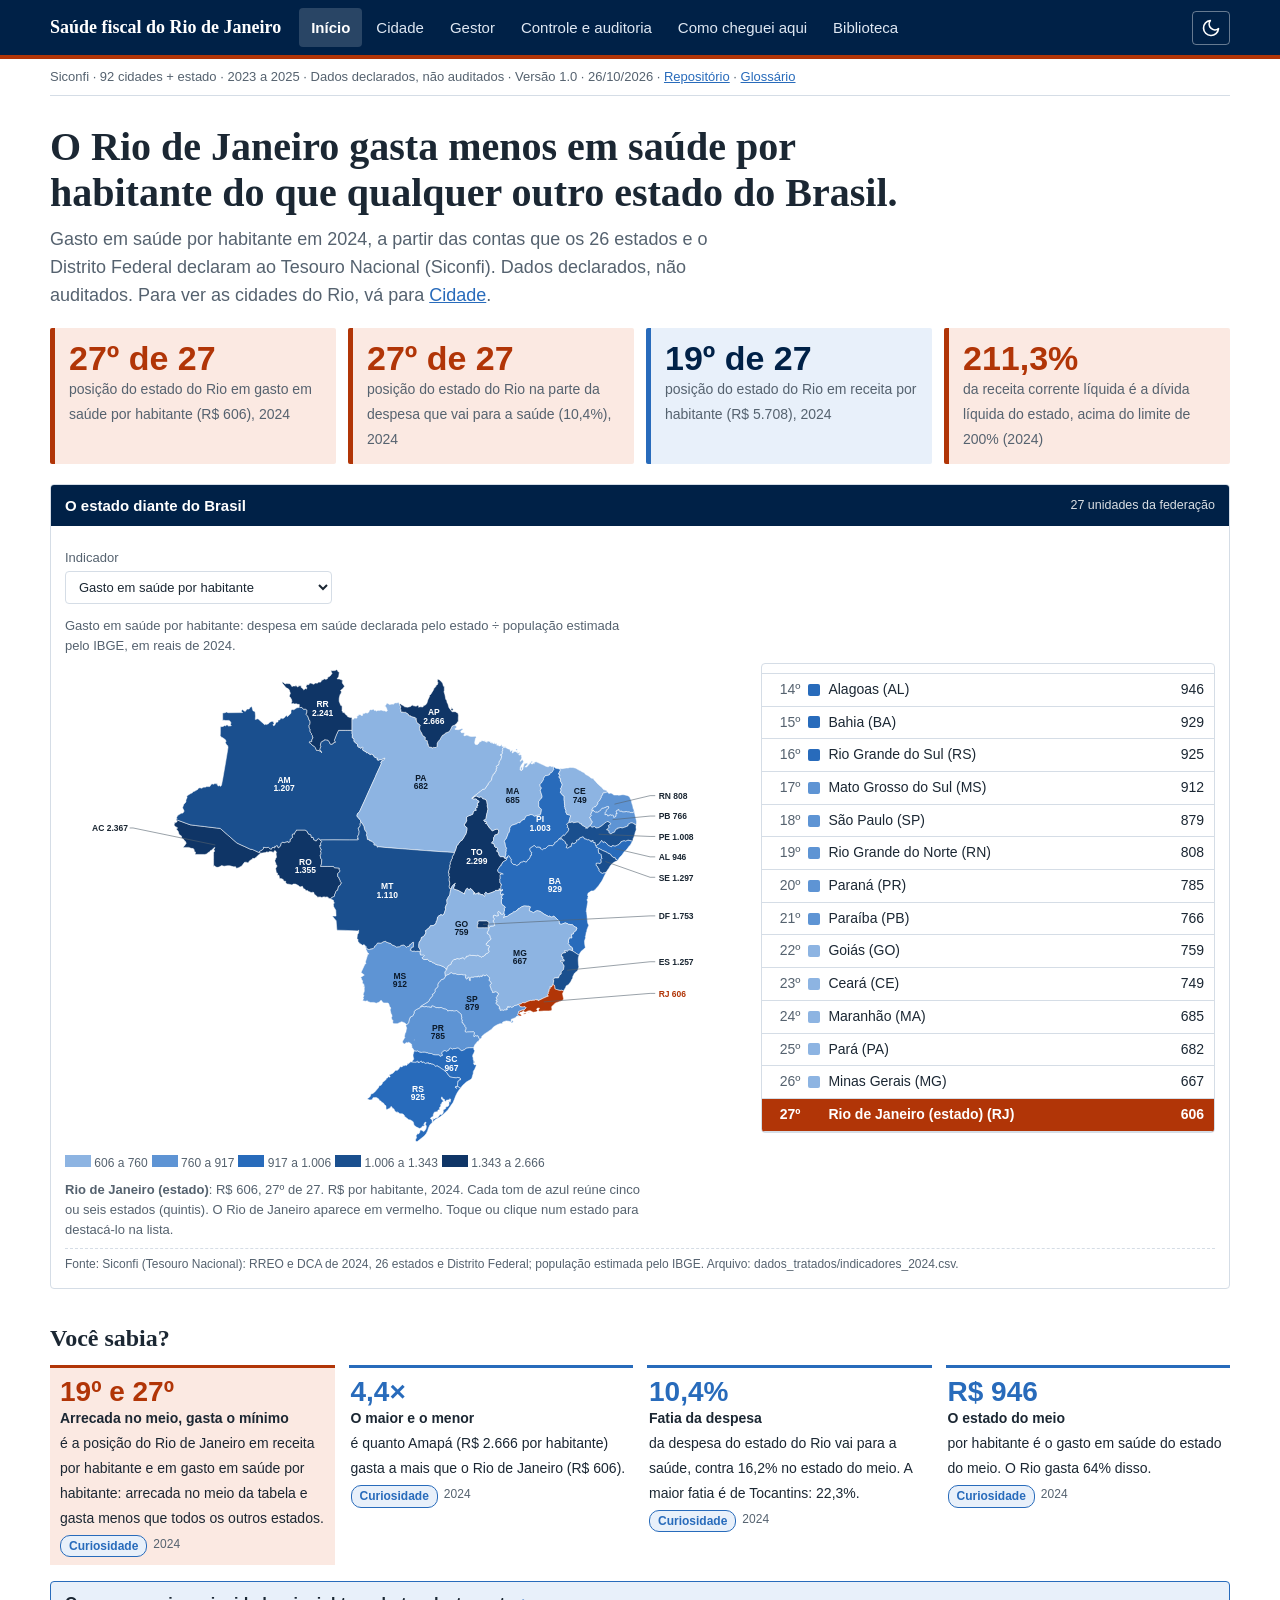
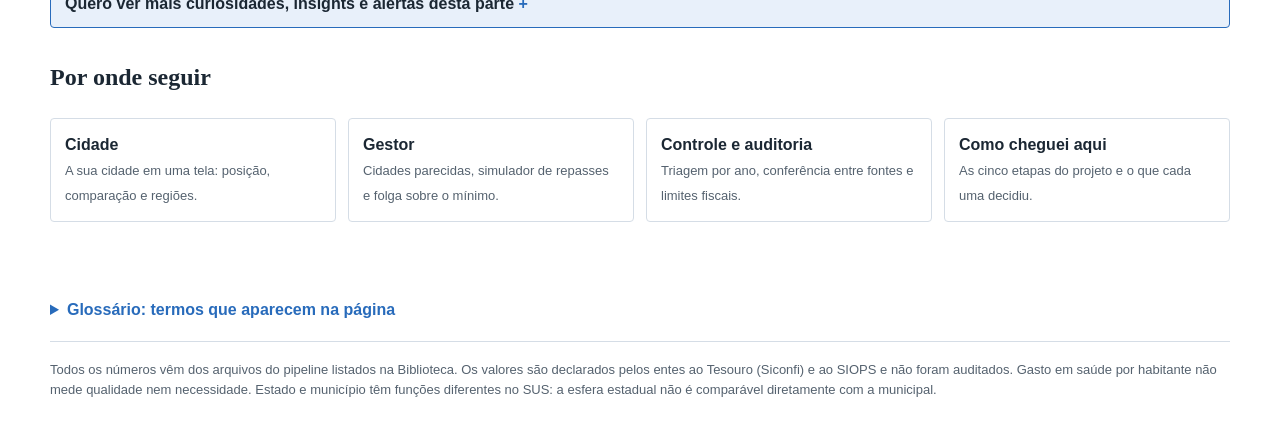
<file: pagina/index.html>
<!doctype html>
<html lang="pt-BR">
<head>
<meta charset="utf-8">
<meta name="viewport" content="width=device-width,initial-scale=1">
<title>Saúde fiscal do Rio de Janeiro</title>
<meta name="description" content="Quanto o estado do Rio de Janeiro e as suas 92 cidades gastam em saúde por habitante, com dados do Siconfi de 2023 a 2025. Dados declarados, não auditados.">
<style>
:root{
  --bg:#ffffff;--bg2:#f3f6fa;--fg:#1b2733;--mut:#55626f;--line:#d5dde6;
  --navy:#002147;--azul:#286bbb;--verm:#b13507;--verm-t:#fbe9e2;--azul-t:#e8f0fa;
  --r1:#8db4e2;--r2:#5e94d4;--r3:#286bbb;--r4:#1a4f8e;--r5:#0f3566;
  --nd:#c9d1da;--on-r:#ffffff;--card:#ffffff;--band:#002147;--band-fg:#ffffff;
  --ok:#1c6b3a;--warn:#8a5a00;--ring:#286bbb;--tx1:#0b1a2b;--tx2:#ffffff;--onv:#ffffff;
  --g1:#1f77b4;--g2:#e6a700;--g3:#6a3d9a;--g4:#2a7f62;--g5:#a86b2d;--g6:#c4488f;--g7:#4a5a6a;--g8:#8a8f99;--g9:#0b7a8a;--g10:#7a8a00;
  --sans:"Segoe UI",Calibri,Arial,Helvetica,sans-serif;--serif:Cambria,"Times New Roman",Times,serif;
}
:root[data-theme="dark"]{
  --bg:#0d1722;--bg2:#13212f;--fg:#e6edf4;--mut:#9fb0c0;--line:#2b3b4c;--navy:#0a2a52;--azul:#6aa5ea;--verm:#ff8a5c;--verm-t:#3a2018;--azul-t:#16283d;
  --r1:#1f4e86;--r2:#3a7bc4;--r3:#6aa5ea;--r4:#a6cbf5;--r5:#d8e9fb;--nd:#3a4b5d;--on-r:#0d1722;--card:#13212f;--band:#0a2a52;--band-fg:#fff;
  --ok:#6fcf97;--warn:#f2c66d;--ring:#6aa5ea;--tx1:#ffffff;--tx2:#0d1722;--onv:#0d1722;
  --g1:#6aa5ea;--g2:#ffd166;--g3:#b79bdc;--g4:#5fcfa8;--g5:#d1914f;--g6:#f08cc4;--g7:#a9b8c8;--g8:#8a8f99;--g9:#4fd0e0;--g10:#c5d94a;color-scheme:dark}
*{box-sizing:border-box}
[hidden]{display:none!important}
html{scroll-behavior:smooth;scroll-padding-top:70px}
body{margin:0;background:var(--bg);color:var(--fg);font:16px/1.55 var(--sans);font-variant-numeric:lining-nums tabular-nums;padding-left:max(16px,env(safe-area-inset-left,0px));padding-right:max(16px,env(safe-area-inset-right,0px))}
a{color:var(--azul)}
button,select,input{font:inherit;color:inherit}
:focus-visible{outline:3px solid var(--ring);outline-offset:2px}
.wrap{max-width:1180px;margin:0 auto}
header.top{margin:0 calc(-1*max(16px,env(safe-area-inset-left,0px)));margin-right:calc(-1*max(16px,env(safe-area-inset-right,0px)));background:var(--navy);color:#fff;border-bottom:4px solid var(--verm);padding:0 max(16px,env(safe-area-inset-left,0px));position:sticky;top:0;z-index:20}
header.top .wrap{display:flex;gap:18px;align-items:center;flex-wrap:wrap;padding:8px 0}
.marca{font:700 18px var(--serif);color:#fff;text-decoration:none;white-space:nowrap}
nav{display:flex;gap:2px;flex-wrap:wrap;flex:1}
nav a{color:#dfe8f3;text-decoration:none;padding:8px 12px;border-radius:4px;font-size:15px}
nav a[aria-current="page"]{background:rgba(255,255,255,.16);color:#fff;font-weight:600}
nav a:hover{background:rgba(255,255,255,.1)}
.tema{background:transparent;border:1px solid rgba(255,255,255,.4);color:#fff;border-radius:4px;padding:4px 10px;cursor:pointer;font-size:13px}
.subbar{font-size:13px;color:var(--mut);padding:8px 0;border-bottom:1px solid var(--line)}
main{padding-block:22px 40px}
h1{font:700 clamp(26px,4.4vw,40px)/1.15 var(--serif);margin:6px 0 10px;text-wrap:balance;color:var(--fg)}
h2{font:700 24px/1.25 var(--serif);margin:34px 0 8px;text-wrap:balance}
h3{font:700 17px/1.3 var(--sans);margin:18px 0 6px}
.lede{font-size:18px;color:var(--mut);max-width:70ch;margin:0 0 18px}
p{max-width:75ch;margin:.5em 0}
.nota{font-size:13px;color:var(--mut);max-width:80ch}
.blocos{display:grid;grid-template-columns:repeat(auto-fit,minmax(200px,1fr));gap:12px;margin:14px 0 20px}
.bloco{background:var(--azul-t);border-left:5px solid var(--azul);padding:12px 14px;border-radius:2px}
.bloco.v{background:var(--verm-t);border-left-color:var(--verm)}
.bloco b{display:block;font:700 34px/1.1 var(--sans);color:var(--navy)}
:root[data-theme="dark"] .bloco b{color:var(--fg)}
.bloco.v b{color:var(--verm)}
.bloco span{font-size:14px;color:var(--mut)}
.card{background:var(--card);border:1px solid var(--line);border-radius:4px;margin:18px 0;overflow:hidden}
.card>.tit{background:var(--band);color:var(--band-fg);padding:9px 14px;font-weight:600;font-size:15px;display:flex;justify-content:space-between;gap:10px;flex-wrap:wrap;align-items:center}
.card>.tit small{font-weight:400;opacity:.85}
.card>.corpo{padding:14px}
.grade{display:grid;grid-template-columns:minmax(0,1.5fr) minmax(0,1fr);gap:16px;align-items:start}
.grade2{display:grid;grid-template-columns:repeat(auto-fit,minmax(300px,1fr));gap:16px}
@media (max-width:820px){.grade{grid-template-columns:1fr}}
.ctrl{display:flex;flex-wrap:wrap;gap:10px 14px;align-items:end;margin:8px 0 12px}
.ctrl label{display:flex;flex-direction:column;font-size:13px;color:var(--mut);gap:3px}
.ctrl select,.ctrl input[type=search],.ctrl input[type=text]{min-width:190px;padding:7px 9px;border:1px solid var(--line);border-radius:4px;background:var(--bg);color:var(--fg)}
.seg{display:inline-flex;border:1px solid var(--line);border-radius:4px;overflow:hidden}
.seg button{background:var(--bg);border:0;padding:7px 14px;cursor:pointer;color:var(--fg)}
.seg button[aria-pressed="true"]{background:var(--navy);color:#fff;font-weight:600}
.btn{background:var(--navy);color:#fff;border:0;border-radius:4px;padding:8px 14px;cursor:pointer;text-decoration:none;display:inline-block;font-size:14px}
.btn.sec{background:transparent;color:var(--azul);border:1px solid var(--azul)}
.btn:hover{filter:brightness(1.15)}
.tags{display:flex;gap:6px;flex-wrap:wrap}
.tag{background:var(--azul-t);border:1px solid var(--azul);border-radius:14px;padding:2px 4px 2px 10px;font-size:13px;display:inline-flex;gap:6px;align-items:center}
.tag button{border:0;background:transparent;cursor:pointer;font-size:15px;line-height:1;color:var(--fg)}
.mapa svg{width:100%;height:auto;display:block}
.mapa path{stroke:var(--bg);stroke-width:.6;cursor:pointer}
.mapa path:hover{stroke:var(--fg);stroke-width:1.4}
.mapa text{font:600 10px var(--sans);pointer-events:none}
.lista{max-height:470px;overflow:auto;border:1px solid var(--line);border-radius:4px}
.lista ol{list-style:none;margin:0;padding:0}
.lista li{display:flex;align-items:center;gap:8px;padding:5px 10px;border-bottom:1px solid var(--line);cursor:pointer;font-size:14px}
.lista li:hover{background:var(--azul-t)}
.lista li.sel{background:var(--verm);color:var(--onv);font-weight:600}
.lista li.sel .pos{color:var(--onv)}
.lista .pos{width:28px;color:var(--mut);text-align:right}
.lista .nm{flex:1;min-width:0;overflow:hidden;text-overflow:ellipsis;white-space:nowrap}
.lista .sw{width:12px;height:12px;border-radius:2px;flex:none}
.lista .vl{font-variant-numeric:tabular-nums}
.leg{display:flex;align-items:center;gap:4px;flex-wrap:wrap;font-size:12px;color:var(--mut);margin-top:6px}
.leg i{display:inline-block;width:26px;height:12px}
.sabia{display:grid;grid-template-columns:repeat(auto-fit,minmax(230px,1fr));gap:14px;margin:12px 0}
.cur{border-top:3px solid var(--azul);padding:8px 2px 4px;background:transparent}
.cur.d{border-top-color:var(--verm);background:var(--verm-t);padding:8px 10px}
.cur .v{font:700 28px/1.15 var(--sans);color:var(--azul);display:block}
.cur.d .v{color:var(--verm)}
.cur .t{font-weight:600;font-size:14px;display:block;margin-bottom:2px}
.cur .x{font-size:14px;color:var(--fg)}
.cur .m{font-size:12px;color:var(--mut);margin-top:4px;display:flex;gap:6px;flex-wrap:wrap}
.chip{display:inline-block;font-size:12px;font-weight:600;border-radius:10px;padding:1px 8px;border:1px solid var(--azul);color:var(--azul);background:var(--azul-t)}
.chip.Alerta{border-color:var(--verm);color:var(--verm);background:var(--verm-t)}
.chip.Achado{border-color:var(--warn);color:var(--warn);background:transparent}
.chip.ok{border-color:var(--ok);color:var(--ok);background:transparent}
.chip.no{border-color:var(--verm);color:var(--verm);background:transparent}
.chip.cn{border-color:var(--warn);color:var(--warn);background:transparent}
details.mais{margin:16px 0}
details.mais>summary,button.mais{cursor:pointer;background:var(--azul-t);border:1px solid var(--azul);border-radius:4px;padding:10px 14px;font-weight:600;list-style:none;color:var(--fg);width:100%;text-align:left}
details.mais>summary::-webkit-details-marker{display:none}
details.mais>summary::after{content:"  +";color:var(--azul)}
details.mais[open]>summary::after{content:"  −"}
details.tec{border-left:3px solid var(--line);padding-left:12px;margin:10px 0}
details.tec summary{cursor:pointer;color:var(--azul);font-size:14px}
table.t{border-collapse:collapse;width:100%;font-size:14px}
table.t th,table.t td{padding:6px 8px;border-bottom:1px solid var(--line);text-align:right;white-space:nowrap}
table.t th:first-child,table.t td:first-child,table.t td.l,table.t th.l{text-align:left;white-space:normal}
table.t th{font-size:12px;color:var(--mut);font-weight:600;background:var(--bg2);position:sticky;top:0}
table.t tr.sel td{background:var(--verm-t);font-weight:600}
.rolar{overflow-x:auto;max-width:100%}
.aviso{border-left:4px solid var(--warn);background:var(--bg2);padding:8px 12px;font-size:14px;margin:10px 0;max-width:80ch}
.aviso.v{border-left-color:var(--verm)}
.sub{display:flex;gap:4px;flex-wrap:wrap;border-bottom:2px solid var(--line);margin:14px 0}
.sub button{background:transparent;border:0;padding:9px 14px;cursor:pointer;border-bottom:3px solid transparent;margin-bottom:-2px;color:var(--mut)}
.sub button[aria-selected="true"]{border-bottom-color:var(--verm);color:var(--fg);font-weight:700}
.kpis{display:grid;grid-template-columns:repeat(auto-fit,minmax(170px,1fr));gap:10px;margin:10px 0}
.kpi{border:1px solid var(--line);padding:10px 12px;border-radius:4px;background:var(--card)}
.kpi b{display:block;font-size:26px;line-height:1.15}
.kpi span{font-size:13px;color:var(--mut)}
.fig{margin:8px 0}
.fig svg{width:100%;max-width:760px;height:auto;display:block}
.fig figcaption,.leg2{font-size:13px;color:var(--mut);margin-top:4px}
svg text{font-family:var(--sans);fill:var(--fg)}
svg .ax{stroke:var(--line);stroke-width:1}
svg .gr{stroke:var(--line);stroke-width:.6;stroke-dasharray:3 3}
svg .mut{fill:var(--mut)}
.tip{position:fixed;z-index:50;background:var(--navy);color:#fff;padding:6px 9px;border-radius:4px;font-size:13px;pointer-events:none;max-width:260px;box-shadow:0 2px 8px rgba(0,0,0,.3)}
input[type=range]{width:100%;accent-color:var(--azul)}
.sim{display:grid;grid-template-columns:repeat(auto-fit,minmax(280px,1fr));gap:16px}
.saida{display:grid;grid-template-columns:repeat(auto-fit,minmax(200px,1fr));gap:10px;margin-top:12px}
.biblio{display:grid;grid-template-columns:repeat(auto-fill,minmax(270px,1fr));gap:12px}
.arq{border:1px solid var(--line);border-radius:4px;padding:12px;background:var(--card);display:flex;flex-direction:column;gap:6px}
.arq h4{margin:0;font-size:15px}
.arq p{font-size:13px;color:var(--mut);margin:0}
.arq .m{font-size:12px;color:var(--mut)}
.arq .acoes{margin-top:auto;display:flex;gap:6px;flex-wrap:wrap}
.arq img{width:100%;height:120px;object-fit:contain;background:var(--bg2)}
footer{border-top:1px solid var(--line);padding:18px 0 30px;font-size:13px;color:var(--mut)}
.pass{display:flex;gap:10px;flex-wrap:wrap;margin:8px 0}
.etapas{display:grid;grid-template-columns:repeat(auto-fit,minmax(240px,1fr));gap:12px}
.pill{display:inline-block;padding:1px 8px;border-radius:10px;font-size:12px;border:1px solid var(--line)}
@media (max-width:560px){h2{font-size:21px}.ctrl select,.ctrl input[type=search]{min-width:150px}.card>.corpo{padding:10px}}
@media (prefers-reduced-motion:reduce){html{scroll-behavior:auto}}

.mapa text.t1{fill:var(--tx1)}.mapa text.t2{fill:var(--tx2)}.mapa text.tv{fill:var(--onv)}.mapa text.out{fill:var(--fg)}.mapa .lead{stroke:var(--mut);stroke-width:.7;fill:none}
.mapa text.halo{paint-order:stroke;stroke:var(--bg);stroke-width:2.5px;fill:var(--fg)}
@media (max-width:700px){header.top .wrap{gap:6px}nav{flex:none;width:100%;flex-wrap:nowrap;overflow-x:auto;order:3;padding-bottom:4px}nav a{white-space:nowrap}.tema{margin-left:auto}}

.tema{display:inline-flex;align-items:center;justify-content:center;width:38px;height:34px;padding:0}
.tema svg{width:20px;height:20px;fill:none;stroke:currentColor;stroke-width:2;stroke-linecap:round;stroke-linejoin:round}
.fonte{font-size:12px;color:var(--mut);margin:8px 0 0;border-top:1px dashed var(--line);padding-top:6px;max-width:none}
.kpi h4{margin:0 0 6px;font-size:13px;font-weight:700;color:var(--fg);padding-bottom:4px;border-bottom:2px solid var(--azul)}
.kpi.alerta h4{border-bottom-color:var(--verm)}.kpi.alerta b{color:var(--verm)}
.kpi .exp{display:block;margin-top:6px;font-size:12px;line-height:1.4}
.sim{display:grid;grid-template-columns:repeat(auto-fit,minmax(280px,1fr));gap:20px 28px}
.ctl label{display:flex;justify-content:space-between;font-size:14px}
.escala{position:relative;height:34px;margin:2px 8px 0}
.escala .cob{position:absolute;left:20%;width:60%;top:0;height:6px;background:var(--azul);opacity:.55;border-radius:3px}
.escala i{position:absolute;top:10px;font-size:11px;font-style:normal;color:var(--mut)}
details.multi{position:relative}details.multi>summary{cursor:pointer;padding:7px 10px;border:1px solid var(--line);border-radius:4px;background:var(--bg);list-style:none;min-width:190px}
details.multi .painel{position:absolute;z-index:15;background:var(--card);border:1px solid var(--line);border-radius:4px;padding:8px;width:min(320px,86vw);box-shadow:0 4px 14px rgba(0,0,0,.2)}
details.multi .opts{max-height:240px;overflow:auto;display:flex;flex-direction:column;gap:2px;margin-top:6px}
details.multi .opts label{flex-direction:row;align-items:center;gap:6px;font-size:14px;color:var(--fg)}
details#glossario{margin:18px 0}details#glossario>summary{cursor:pointer;font-weight:600;color:var(--azul)}
#glossario dl{display:grid;grid-template-columns:minmax(120px,200px) 1fr;gap:6px 14px;font-size:13px}
#glossario dt{font-weight:700;color:var(--fg)}#glossario dd{margin:0}
@media (max-width:560px){#glossario dl{grid-template-columns:1fr}}

</style>
</head>
<body>
<header class="top"><div class="wrap"><a class="marca" href="#inicio">Saúde fiscal do Rio de Janeiro</a>
<nav aria-label="Seções"><a href="#inicio">Início</a><a href="#cidade">Cidade</a><a href="#gestor">Gestor</a><a href="#controle">Controle e auditoria</a><a href="#como">Como cheguei aqui</a><a href="#biblioteca">Biblioteca</a></nav>
<button class="tema" id="tema" type="button" aria-label="Mudar para o tema escuro" title="Alternar tema claro e escuro"></button></div></header>
<div class="wrap"><div class="subbar" id="subbar"></div><main id="conteudo" tabindex="-1"></main>
<details id="glossario"></details>
<footer>Todos os números vêm dos arquivos do pipeline listados na Biblioteca. Os valores são declarados pelos entes ao Tesouro (Siconfi) e ao SIOPS e não foram auditados. Gasto em saúde por habitante não mede qualidade nem necessidade. Estado e município têm funções diferentes no SUS: a esfera estadual não é comparável diretamente com a municipal.</footer></div>
<noscript><p style="padding:16px">Esta página precisa de JavaScript para mostrar os mapas e gráficos. Os arquivos da Biblioteca estão na pasta arquivos.</p></noscript>
<script>const DADOS={"meta":{"versao":"1.0","data":"26/10/2026","janela_principal":"2024","repositorio":"https://github.com/MatheusAugustoEC/saude-rj","malhas_sha256":{"br_uf_qualidade_minima.json":"07c671aa87aa1ab296c446de6294df9827112782537b996c0a160284907e7c0f","rj_municipios_qualidade_minima.json":"e40ff0e8b87be8e95cc88b1197c28e0c831a9c825baa6b4e99a9ced063631be8"},"fontes_arquivos":["dados_brutos/municipios_rj_ceperj.csv","dados_tratados/analyze_a2_residuos.csv","dados_tratados/analyze_ibge_indicadores.csv","dados_tratados/analyze_rodada2_coeficientes.csv","dados_tratados/control_2025_residuos.csv","dados_tratados/control_2025_resultados.csv","dados_tratados/control_2025_saida.txt","dados_tratados/improve_r1_triagem.csv","dados_tratados/improve_r2_pares.csv","dados_tratados/improve_r3_veraneio.csv","dados_tratados/improve_r4_dependencia.csv","dados_tratados/improve_r4_estresse.csv","dados_tratados/improve_r5_r6_siops.csv","dados_tratados/improve_r7_limites.csv","dados_tratados/indicadores_2024.csv","docs/04-pendencias-measure.md","docs/11-modulo-ibge-resultados.md","fases/fase-4-improve/relatorio.md"]},"ufs":[{"c":17,"s":"TO","n":"Tocantins","gh":2298.9,"pd":22.27,"rh":10333.4},{"c":11,"s":"RO","n":"Rondônia","gh":1354.6,"pd":16.28,"rh":8630.8},{"c":12,"s":"AC","n":"Acre","gh":2366.7,"pd":18.5,"rh":12883.0},{"c":13,"s":"AM","n":"Amazonas","gh":1206.6,"pd":15.41,"rh":8011.5},{"c":14,"s":"RR","n":"Roraima","gh":2241.4,"pd":19.76,"rh":12011.7},{"c":15,"s":"PA","n":"Pará","gh":681.5,"pd":13.14,"rh":5243.5},{"c":16,"s":"AP","n":"Amapá","gh":2666.4,"pd":21.99,"rh":13013.6},{"c":21,"s":"MA","n":"Maranhão","gh":685.3,"pd":17.03,"rh":4439.8},{"c":22,"s":"PI","n":"Piauí","gh":1002.5,"pd":16.19,"rh":6071.1},{"c":23,"s":"CE","n":"Ceará","gh":749.2,"pd":17.2,"rh":4271.2},{"c":24,"s":"RN","n":"Rio Grande do Norte","gh":807.5,"pd":14.54,"rh":5538.5},{"c":25,"s":"PB","n":"Paraíba","gh":765.5,"pd":16.51,"rh":4909.2},{"c":26,"s":"PE","n":"Pernambuco","gh":1008.1,"pd":20.83,"rh":4909.1},{"c":27,"s":"AL","n":"Alagoas","gh":945.9,"pd":16.06,"rh":5883.4},{"c":28,"s":"SE","n":"Sergipe","gh":1297.2,"pd":19.97,"rh":7040.4},{"c":29,"s":"BA","n":"Bahia","gh":928.8,"pd":19.31,"rh":4815.9},{"c":31,"s":"MG","n":"Minas Gerais","gh":666.9,"pd":13.33,"rh":5252.0},{"c":32,"s":"ES","n":"Espírito Santo","gh":1257.2,"pd":18.47,"rh":7024.3},{"c":33,"s":"RJ","n":"Rio de Janeiro (estado)","gh":606.2,"pd":10.39,"rh":5708.4},{"c":35,"s":"SP","n":"São Paulo","gh":879.4,"pd":11.69,"rh":7700.4},{"c":41,"s":"PR","n":"Paraná","gh":785.0,"pd":13.29,"rh":5939.8},{"c":42,"s":"SC","n":"Santa Catarina","gh":967.2,"pd":16.4,"rh":6101.0},{"c":43,"s":"RS","n":"Rio Grande do Sul","gh":925.3,"pd":16.05,"rh":5839.3},{"c":50,"s":"MS","n":"Mato Grosso do Sul","gh":911.6,"pd":11.54,"rh":7624.7},{"c":51,"s":"MT","n":"Mato Grosso","gh":1109.8,"pd":11.74,"rh":9414.4},{"c":52,"s":"GO","n":"Goiás","gh":759.1,"pd":13.28,"rh":6067.9},{"c":53,"s":"DF","n":"Distrito Federal","gh":1753.0,"pd":14.07,"rh":11944.9}],"cidades":[{"c":3300100,"n":"Angra dos Reis","r":"Costa Verde","g":"Costa Verde","pop":179120,"gh":3792.6,"rh":13045.5,"pd":25.57,"fa":29.07,"sa":679328353.0,"re":2336713745.0,"de":2656724353.0,"ap":33.24,"fo":18.24,"qz":54.9,"rz":0.613,"f6":true,"pt":59.6,"r24":9.4,"o24":false,"r23":-7.4,"o23":false,"r25":12.2,"o25":false,"n25":true,"fx":4,"dr":14.6,"dp":-1.2,"pes":43.81,"prud":51.3,"lmax":54.0,"ap_":false,"fl":"","rp":0.4,"dcl":-16.4},{"c":3300159,"n":"Aperibé","r":"Noroeste Fluminense","g":"Noroeste Fluminense","pop":11420,"gh":3035.1,"rh":10394.0,"pd":31.22,"fa":29.2,"sa":34661348.0,"re":118699047.0,"de":111027169.0,"ap":23.53,"fo":8.53,"qz":36.3,"rz":0.341,"f6":false,"pt":87.3,"r24":4.7,"o24":false,"r23":-8.5,"o23":false,"r25":7.0,"o25":false,"n25":false,"fx":3,"dr":11.1,"dp":12.2,"pes":49.91,"prud":51.3,"lmax":54.0,"ap_":false,"fl":"","rp":0.6,"dcl":7.2},{"c":3300209,"n":"Araruama","r":"Baixadas Litorâneas","g":"Baixadas Litorâneas","pop":137773,"gh":1959.9,"rh":8401.3,"pd":22.81,"fa":23.33,"sa":270021506.0,"re":1157474133.0,"de":1183780861.0,"ap":21.71,"fo":6.71,"qz":30.9,"rz":0.287,"f6":false,"pt":80.0,"r24":-20.4,"o24":false,"r23":-20.8,"o23":false,"r25":-33.3,"o25":true,"n25":false,"fx":2,"dr":-36.8,"dp":-24.6,"pes":34.49,"prud":51.3,"lmax":54.0,"ap_":false,"fl":"","rp":2.4,"dcl":-4.1},{"c":3300225,"n":"Areal","r":"Centro-Sul Fluminense","g":"Centro-Sul Fluminense","pop":12236,"gh":2835.1,"rh":11783.7,"pd":23.32,"fa":24.06,"sa":34690389.0,"re":144185039.0,"de":148743688.0,"ap":20.87,"fo":5.87,"qz":28.1,"rz":0.417,"f6":false,"pt":77.0,"r24":-11.7,"o24":false,"r23":-2.5,"o23":false,"r25":-4.9,"o25":false,"n25":false,"fx":4,"dr":12.4,"dp":-26.6,"pes":154.17,"prud":51.3,"lmax":54.0,"ap_":true,"fl":"RCL atípica","rp":6.2,"dcl":-36.5},{"c":3300233,"n":"Armação dos Búzios","r":"Baixadas Litorâneas","g":"Baixadas Litorâneas","pop":42442,"gh":3681.2,"rh":14901.1,"pd":28.79,"fa":24.7,"sa":156237516.0,"re":632434212.0,"de":542663900.0,"ap":29.78,"fo":14.78,"qz":49.6,"rz":0.467,"f6":false,"pt":61.6,"r24":-4.7,"o24":false,"r23":36.5,"o23":false,"r25":18.6,"o25":false,"n25":false,"fx":4,"dr":41.1,"dp":-4.7,"pes":47.04,"prud":51.3,"lmax":54.0,"ap_":false,"fl":"totais de despesa inconsistentes","rp":0.8,"dcl":-13.2},{"c":3300258,"n":"Arraial do Cabo","r":"Baixadas Litorâneas","g":"Baixadas Litorâneas","pop":32794,"gh":5524.6,"rh":24970.0,"pd":25.28,"fa":22.12,"sa":181172191.0,"re":818865089.0,"de":716783025.0,"ap":21.41,"fo":6.41,"qz":29.9,"rz":0.204,"f6":false,"pt":87.0,"r24":-5.1,"o24":false,"r23":19.6,"o23":false,"r25":-19.8,"o25":false,"n25":false,"fx":4,"dr":111.8,"dp":46.6,"pes":41.11,"prud":51.3,"lmax":54.0,"ap_":false,"fl":"","rp":1.1,"dcl":-18.4},{"c":3300407,"n":"Barra Mansa","r":"Médio Paraíba","g":"Médio Paraíba","pop":181688,"gh":1421.4,"rh":4940.0,"pd":27.57,"fa":28.77,"sa":258250532.0,"re":897534602.0,"de":936719342.0,"ap":16.57,"fo":1.57,"qz":9.5,"rz":0.237,"f6":false,"pt":62.4,"r24":-12.3,"o24":false,"r23":-16.3,"o23":false,"r25":-19.4,"o25":false,"n25":false,"fx":0,"dr":-42.7,"dp":14.2,"pes":48.25,"prud":51.3,"lmax":54.0,"ap_":false,"fl":"","rp":0.4,"dcl":-0.5},{"c":3300308,"n":"Barra do Piraí","r":"Médio Paraíba","g":"Médio Paraíba","pop":98501,"gh":1274.0,"rh":4198.5,"pd":24.86,"fa":30.34,"sa":125487461.0,"re":413553918.0,"de":504837059.0,"ap":20.65,"fo":5.65,"qz":27.4,"rz":0.299,"f6":false,"pt":71.8,"r24":-10.7,"o24":false,"r23":-24.9,"o23":false,"r25":-26.0,"o25":false,"n25":false,"fx":0,"dr":-48.6,"dp":0.4,"pes":43.87,"prud":51.3,"lmax":54.0,"ap_":false,"fl":"","rp":20.4,"dcl":27.2},{"c":3300456,"n":"Belford Roxo","r":"Metropolitana","g":"Baixada (núcleo de 6)","pop":518263,"gh":1101.7,"rh":3154.3,"pd":33.98,"fa":34.93,"sa":570948486.0,"re":1634765364.0,"de":1680174348.0,"ap":27.23,"fo":12.23,"qz":44.9,"rz":0.21,"f6":false,"pt":86.0,"r24":1.0,"o24":false,"r23":6.4,"o23":false,"r25":-31.3,"o25":false,"n25":false,"fx":0,"dr":-32.9,"dp":-15.2,"pes":49.95,"prud":51.3,"lmax":54.0,"ap_":false,"fl":"","rp":11.4,"dcl":47.1},{"c":3300506,"n":"Bom Jardim","r":"Serrana","g":"Serrana","pop":29736,"gh":1478.7,"rh":5511.1,"pd":28.67,"fa":26.83,"sa":43970483.0,"re":163879108.0,"de":153359283.0,"ap":23.78,"fo":8.78,"qz":36.9,"rz":0.485,"f6":false,"pt":76.4,"r24":-16.3,"o24":false,"r23":-20.5,"o23":false,"r25":-17.5,"o25":false,"n25":false,"fx":0,"dr":-35.6,"dp":18.8,"pes":48.8,"prud":51.3,"lmax":54.0,"ap_":false,"fl":"","rp":1.1,"dcl":-14.2},{"c":3300605,"n":"Bom Jesus do Itabapoana","r":"Noroeste Fluminense","g":"Noroeste Fluminense","pop":37172,"gh":3801.1,"rh":7591.5,"pd":47.92,"fa":50.07,"sa":141295041.0,"re":282190332.0,"de":294885930.0,"ap":26.05,"fo":11.05,"qz":42.4,"rz":0.194,"f6":false,"pt":87.0,"r24":69.3,"o24":false,"r23":41.2,"o23":false,"r25":68.4,"o25":false,"n25":false,"fx":2,"dr":39.2,"dp":51.7,"pes":32.69,"prud":51.3,"lmax":54.0,"ap_":false,"fl":"","rp":0.8,"dcl":16.1},{"c":3300704,"n":"Cabo Frio","r":"Baixadas Litorâneas","g":"Baixadas Litorâneas","pop":238166,"gh":1986.7,"rh":6177.6,"pd":30.23,"fa":32.16,"sa":473166772.0,"re":1471284168.0,"de":1565330106.0,"ap":34.46,"fo":19.46,"qz":56.5,"rz":0.357,"f6":false,"pt":73.1,"r24":3.3,"o24":false,"r23":3.8,"o23":false,"r25":-17.6,"o25":false,"n25":false,"fx":1,"dr":-35.9,"dp":3.5,"pes":63.27,"prud":51.3,"lmax":54.0,"ap_":true,"fl":"","rp":5.9,"dcl":61.8},{"c":3300803,"n":"Cachoeiras de Macacu","r":"Metropolitana","g":"Metropolitana (resto, 15)","pop":59837,"gh":2667.4,"rh":7698.1,"pd":32.03,"fa":34.65,"sa":159608198.0,"re":460630892.0,"de":498344223.0,"ap":17.47,"fo":2.47,"qz":14.2,"rz":0.183,"f6":false,"pt":81.0,"r24":23.7,"o24":false,"r23":18.0,"o23":false,"r25":18.5,"o25":false,"n25":false,"fx":2,"dr":73.2,"dp":6.4,"pes":34.31,"prud":51.3,"lmax":54.0,"ap_":false,"fl":"","rp":2.0,"dcl":-14.9},{"c":3300902,"n":"Cambuci","r":"Noroeste Fluminense","g":"Noroeste Fluminense","pop":15070,"gh":3256.5,"rh":8205.7,"pd":32.49,"fa":39.69,"sa":49074793.0,"re":123659927.0,"de":151027244.0,"ap":20.91,"fo":5.91,"qz":28.3,"rz":0.258,"f6":false,"pt":82.7,"r24":35.8,"o24":false,"r23":6.8,"o23":false,"r25":-0.5,"o25":false,"n25":false,"fx":2,"dr":19.2,"dp":29.9,"pes":51.34,"prud":51.3,"lmax":54.0,"ap_":true,"fl":"","rp":2.5,"dcl":-33.8},{"c":3301009,"n":"Campos dos Goytacazes","r":"Norte Fluminense","g":"Norte Fluminense","pop":519011,"gh":2212.5,"rh":5490.6,"pd":37.34,"fa":40.3,"sa":1148304581.0,"re":2849669524.0,"de":3075215371.0,"ap":36.21,"fo":21.21,"qz":58.6,"rz":0.315,"f6":false,"pt":70.0,"r24":27.0,"o24":false,"r23":24.9,"o23":false,"r25":14.4,"o25":false,"n25":true,"fx":0,"dr":-30.3,"dp":77.7,"pes":42.68,"prud":51.3,"lmax":54.0,"ap_":false,"fl":"","rp":0.3,"dcl":21.5},{"c":3301108,"n":"Cantagalo","r":"Serrana","g":"Serrana","pop":19996,"gh":2333.8,"rh":7981.4,"pd":29.61,"fa":29.24,"sa":46667364.0,"re":159596041.0,"de":157614700.0,"ap":20.29,"fo":5.29,"qz":26.1,"rz":0.388,"f6":false,"pt":80.3,"r24":-1.0,"o24":false,"r23":0.5,"o23":false,"r25":-1.0,"o25":false,"n25":false,"fx":2,"dr":4.5,"dp":-10.2,"pes":51.79,"prud":51.3,"lmax":54.0,"ap_":true,"fl":"","rp":0.5,"dcl":-19.4},{"c":3300936,"n":"Carapebus","r":"Norte Fluminense","g":"Norte Fluminense","pop":14325,"gh":6391.1,"rh":16034.6,"pd":34.53,"fa":39.86,"sa":91552161.0,"re":229695174.0,"de":265153263.0,"ap":34.21,"fo":19.21,"qz":56.2,"rz":0.254,"f6":false,"pt":89.7,"r24":58.8,"o24":false,"r23":8.0,"o23":false,"r25":48.7,"o25":false,"n25":false,"fx":4,"dr":162.0,"dp":69.6,"pes":43.13,"prud":51.3,"lmax":54.0,"ap_":false,"fl":"","rp":17.4,"dcl":37.4},{"c":3301157,"n":"Cardoso Moreira","r":"Norte Fluminense","g":"Norte Fluminense","pop":13403,"gh":2689.1,"rh":9711.8,"pd":31.08,"fa":27.69,"sa":36042007.0,"re":130167872.0,"de":115973072.0,"ap":23.85,"fo":8.85,"qz":37.1,"rz":0.375,"f6":false,"pt":80.7,"r24":-2.3,"o24":false,"r23":12.7,"o23":false,"r25":7.6,"o25":false,"n25":false,"fx":3,"dr":-6.6,"dp":-5.5,"pes":46.91,"prud":51.3,"lmax":54.0,"ap_":false,"fl":"","rp":5.4,"dcl":0.4},{"c":3301207,"n":"Carmo","r":"Serrana","g":"Serrana","pop":17740,"gh":2505.9,"rh":8458.6,"pd":32.95,"fa":29.63,"sa":44455466.0,"re":150054992.0,"de":134912559.0,"ap":25.74,"fo":10.74,"qz":41.7,"rz":0.432,"f6":false,"pt":86.4,"r24":1.6,"o24":false,"r23":null,"o23":true,"r25":null,"o25":null,"n25":null,"fx":2,"dr":12.2,"dp":-3.6,"pes":45.11,"prud":51.3,"lmax":54.0,"ap_":false,"fl":"","rp":2.8,"dcl":-15.8},{"c":3301306,"n":"Casimiro de Abreu","r":"Baixadas Litorâneas","g":"Baixadas Litorâneas","pop":48563,"gh":2609.0,"rh":11289.4,"pd":21.19,"fa":23.11,"sa":126700016.0,"re":548248931.0,"de":598023010.0,"ap":21.19,"fo":6.19,"qz":29.2,"rz":0.273,"f6":false,"pt":75.2,"r24":-16.0,"o24":false,"r23":-27.2,"o23":false,"r25":-11.2,"o25":false,"n25":false,"fx":3,"dr":-15.9,"dp":-8.3,"pes":44.02,"prud":51.3,"lmax":54.0,"ap_":false,"fl":"","rp":0.0,"dcl":-11.4},{"c":3300951,"n":"Comendador Levy Gasparian","r":"Centro-Sul Fluminense","g":"Centro-Sul Fluminense","pop":9044,"gh":2845.1,"rh":9746.6,"pd":25.79,"fa":29.19,"sa":25730883.0,"re":88148636.0,"de":99753825.0,"ap":16.99,"fo":1.99,"qz":11.7,"rz":0.356,"f6":false,"pt":85.3,"r24":3.2,"o24":false,"r23":-2.6,"o23":false,"r25":-18.5,"o25":false,"n25":false,"fx":3,"dr":13.0,"dp":5.2,"pes":47.69,"prud":51.3,"lmax":54.0,"ap_":false,"fl":"","rp":3.6,"dcl":14.0},{"c":3301405,"n":"Conceição de Macabu","r":"Norte Fluminense","g":"Norte Fluminense","pop":21769,"gh":1868.2,"rh":6543.1,"pd":28.37,"fa":28.55,"sa":40668891.0,"re":142436279.0,"de":143376690.0,"ap":26.95,"fo":11.95,"qz":44.3,"rz":0.475,"f6":false,"pt":83.0,"r24":-7.4,"o24":false,"r23":31.3,"o23":false,"r25":-8.6,"o25":false,"n25":false,"fx":1,"dr":-41.1,"dp":-4.7,"pes":43.91,"prud":51.3,"lmax":54.0,"ap_":false,"fl":"","rp":1.5,"dcl":-12.6},{"c":3301504,"n":"Cordeiro","r":"Serrana","g":"Serrana","pop":21444,"gh":2206.9,"rh":6931.6,"pd":30.13,"fa":31.84,"sa":47324007.0,"re":148640723.0,"de":157045600.0,"ap":26.57,"fo":11.57,"qz":43.6,"rz":0.427,"f6":false,"pt":78.3,"r24":4.8,"o24":false,"r23":-16.1,"o23":false,"r25":-12.3,"o25":false,"n25":false,"fx":2,"dr":-3.9,"dp":-15.1,"pes":44.25,"prud":51.3,"lmax":54.0,"ap_":false,"fl":"","rp":0.4,"dcl":19.3},{"c":3301603,"n":"Duas Barras","r":"Serrana","g":"Serrana","pop":11354,"gh":2259.0,"rh":8524.7,"pd":26.48,"fa":26.5,"sa":25648862.0,"re":96789026.0,"de":96859998.0,"ap":30.04,"fo":15.04,"qz":50.1,"rz":0.527,"f6":false,"pt":88.6,"r24":-9.1,"o24":false,"r23":-0.6,"o23":false,"r25":-2.3,"o25":false,"n25":false,"fx":2,"dr":-0.5,"dp":-13.1,"pes":41.78,"prud":51.3,"lmax":54.0,"ap_":false,"fl":"","rp":1.2,"dcl":58.6},{"c":3301702,"n":"Duque de Caxias","r":"Metropolitana","g":"Baixada (núcleo de 6)","pop":866347,"gh":2166.0,"rh":6024.8,"pd":37.16,"fa":35.95,"sa":1876480022.0,"re":5219524665.0,"de":5049175933.0,"ap":20.6,"fo":5.6,"qz":27.2,"rz":0.318,"f6":false,"pt":77.1,"r24":23.6,"o24":false,"r23":52.6,"o23":false,"r25":35.7,"o25":false,"n25":false,"fx":1,"dr":40.6,"dp":12.8,"pes":31.96,"prud":51.3,"lmax":54.0,"ap_":false,"fl":"","rp":0.7,"dcl":2.6},{"c":3301801,"n":"Engenheiro Paulo de Frontin","r":"Centro-Sul Fluminense","g":"Centro-Sul Fluminense","pop":12648,"gh":3053.7,"rh":8462.2,"pd":30.74,"fa":36.09,"sa":38622637.0,"re":107029592.0,"de":125623568.0,"ap":15.14,"fo":0.14,"qz":1.0,"rz":0.23,"f6":false,"pt":91.9,"r24":24.2,"o24":false,"r23":40.4,"o23":false,"r25":19.9,"o25":false,"n25":false,"fx":2,"dr":21.2,"dp":21.9,"pes":61.22,"prud":51.3,"lmax":54.0,"ap_":true,"fl":"","rp":7.3,"dcl":-8.9},{"c":3301850,"n":"Guapimirim","r":"Metropolitana","g":"Metropolitana (resto, 15)","pop":54300,"gh":2417.5,"rh":8476.5,"pd":25.88,"fa":28.52,"sa":131270992.0,"re":460276235.0,"de":507184032.0,"ap":29.11,"fo":14.11,"qz":48.5,"rz":0.335,"f6":false,"pt":79.9,"r24":2.6,"o24":false,"r23":-9.3,"o23":false,"r25":10.9,"o25":false,"n25":false,"fx":2,"dr":57.0,"dp":-7.0,"pes":42.76,"prud":51.3,"lmax":54.0,"ap_":false,"fl":"","rp":1.6,"dcl":-41.3},{"c":3301876,"n":"Iguaba Grande","r":"Baixadas Litorâneas","g":"Baixadas Litorâneas","pop":29577,"gh":3100.6,"rh":13729.9,"pd":22.81,"fa":22.58,"sa":91707251.0,"re":406089024.0,"de":402040362.0,"ap":30.09,"fo":15.09,"qz":50.2,"rz":0.352,"f6":false,"pt":83.6,"r24":-14.6,"o24":false,"r23":-13.4,"o23":false,"r25":3.6,"o25":false,"n25":false,"fx":4,"dr":18.8,"dp":-19.8,"pes":36.31,"prud":51.3,"lmax":54.0,"ap_":false,"fl":"","rp":0.1,"dcl":-8.9},{"c":3301900,"n":"Itaboraí","r":"Metropolitana","g":"Metropolitana (resto, 15)","pop":240040,"gh":1136.9,"rh":4256.7,"pd":23.06,"fa":26.71,"sa":272912042.0,"re":1021768399.0,"de":1183364720.0,"ap":21.34,"fo":6.34,"qz":29.7,"rz":0.322,"f6":false,"pt":67.9,"r24":-18.3,"o24":false,"r23":-20.8,"o23":false,"r25":-24.0,"o25":false,"n25":false,"fx":0,"dr":-30.8,"dp":-12.5,"pes":42.69,"prud":51.3,"lmax":54.0,"ap_":false,"fl":"","rp":2.1,"dcl":-39.8},{"c":3302007,"n":"Itaguaí","r":"Metropolitana","g":"Metropolitana (resto, 15)","pop":123980,"gh":2497.3,"rh":8368.8,"pd":28.87,"fa":29.84,"sa":309610455.0,"re":1037564689.0,"de":1072574378.0,"ap":37.64,"fo":22.64,"qz":60.2,"rz":0.667,"f6":true,"pt":53.5,"r24":7.4,"o24":false,"r23":12.0,"o23":false,"r25":-0.9,"o25":false,"n25":false,"fx":2,"dr":62.1,"dp":-3.9,"pes":60.18,"prud":51.3,"lmax":54.0,"ap_":true,"fl":"","rp":3.0,"dcl":7.8},{"c":3302056,"n":"Italva","r":"Noroeste Fluminense","g":"Noroeste Fluminense","pop":14517,"gh":3325.6,"rh":9066.9,"pd":34.0,"fa":36.68,"sa":48277339.0,"re":131624134.0,"de":142005737.0,"ap":32.95,"fo":17.95,"qz":54.5,"rz":0.391,"f6":false,"pt":84.1,"r24":28.1,"o24":false,"r23":10.1,"o23":false,"r25":29.2,"o25":false,"n25":false,"fx":3,"dr":21.8,"dp":22.9,"pes":47.47,"prud":51.3,"lmax":54.0,"ap_":false,"fl":"","rp":1.7,"dcl":-8.4},{"c":3302106,"n":"Itaocara","r":"Noroeste Fluminense","g":"Noroeste Fluminense","pop":23643,"gh":1919.7,"rh":6175.3,"pd":30.06,"fa":31.09,"sa":45386384.0,"re":146001506.0,"de":151002114.0,"ap":26.89,"fo":11.89,"qz":44.2,"rz":0.434,"f6":false,"pt":79.6,"r24":-0.2,"o24":false,"r23":-2.2,"o23":false,"r25":11.8,"o25":false,"n25":false,"fx":1,"dr":-34.4,"dp":-2.1,"pes":52.78,"prud":51.3,"lmax":54.0,"ap_":true,"fl":"","rp":0.4,"dcl":-15.3},{"c":3302205,"n":"Itaperuna","r":"Noroeste Fluminense","g":"Noroeste Fluminense","pop":107246,"gh":2817.6,"rh":5605.6,"pd":46.37,"fa":50.26,"sa":302177751.0,"re":601175509.0,"de":651724450.0,"ap":34.11,"fo":19.11,"qz":56.0,"rz":0.267,"f6":false,"pt":80.7,"r24":60.1,"o24":false,"r23":40.3,"o23":false,"r25":63.6,"o25":false,"n25":false,"fx":1,"dr":-0.6,"dp":46.8,"pes":135.21,"prud":51.3,"lmax":54.0,"ap_":true,"fl":"RCL atípica","rp":11.1,"dcl":-37.6},{"c":3302254,"n":"Itatiaia","r":"Médio Paraíba","g":"Médio Paraíba","pop":32694,"gh":3316.5,"rh":11486.7,"pd":28.62,"fa":28.87,"sa":108430898.0,"re":375545584.0,"de":378907433.0,"ap":28.63,"fo":13.63,"qz":47.6,"rz":0.735,"f6":true,"pt":75.0,"r24":5.7,"o24":false,"r23":-8.3,"o23":false,"r25":-5.4,"o25":false,"n25":false,"fx":3,"dr":50.4,"dp":22.6,"pes":52.07,"prud":51.3,"lmax":54.0,"ap_":true,"fl":"","rp":null,"dcl":0.9},{"c":3302270,"n":"Japeri","r":"Metropolitana","g":"Metropolitana (resto, 15)","pop":102149,"gh":1327.0,"rh":3820.8,"pd":31.84,"fa":34.73,"sa":135552026.0,"re":390295827.0,"de":425667420.0,"ap":22.01,"fo":7.01,"qz":31.9,"rz":0.223,"f6":false,"pt":86.2,"r24":5.9,"o24":false,"r23":-6.4,"o23":false,"r25":18.1,"o25":false,"n25":false,"fx":0,"dr":-19.2,"dp":6.6,"pes":38.55,"prud":51.3,"lmax":54.0,"ap_":false,"fl":"","rp":1.9,"dcl":-12.7},{"c":3302304,"n":"Laje do Muriaé","r":"Noroeste Fluminense","g":"Noroeste Fluminense","pop":7584,"gh":3283.9,"rh":11844.7,"pd":27.35,"fa":27.72,"sa":24905415.0,"re":89830455.0,"de":91055550.0,"ap":23.3,"fo":8.3,"qz":35.6,"rz":0.373,"f6":false,"pt":85.0,"r24":2.1,"o24":false,"r23":5.8,"o23":false,"r25":6.0,"o25":false,"n25":false,"fx":4,"dr":20.2,"dp":-15.0,"pes":46.39,"prud":51.3,"lmax":54.0,"ap_":false,"fl":"","rp":7.8,"dcl":29.4},{"c":3302403,"n":"Macaé","r":"Norte Fluminense","g":"Norte Fluminense","pop":264138,"gh":3745.2,"rh":17409.9,"pd":25.18,"fa":21.51,"sa":989242811.0,"re":4598616186.0,"de":3928254387.0,"ap":34.23,"fo":19.23,"qz":56.2,"rz":0.65,"f6":true,"pt":50.3,"r24":-14.7,"o24":false,"r23":-14.6,"o23":false,"r25":-0.9,"o25":false,"n25":false,"fx":4,"dr":53.5,"dp":-3.1,"pes":37.87,"prud":51.3,"lmax":54.0,"ap_":false,"fl":"","rp":0.6,"dcl":-72.7},{"c":3302452,"n":"Macuco","r":"Serrana","g":"Serrana","pop":5601,"gh":4427.2,"rh":14236.7,"pd":34.04,"fa":31.1,"sa":24796982.0,"re":79739824.0,"de":72854928.0,"ap":21.06,"fo":6.06,"qz":28.8,"rz":0.379,"f6":false,"pt":89.9,"r24":19.5,"o24":false,"r23":22.8,"o23":false,"r25":25.4,"o25":false,"n25":false,"fx":4,"dr":98.3,"dp":17.5,"pes":37.63,"prud":51.3,"lmax":54.0,"ap_":false,"fl":"","rp":0.6,"dcl":-45.0},{"c":3302502,"n":"Magé","r":"Metropolitana","g":"Metropolitana (resto, 15)","pop":244092,"gh":1540.2,"rh":4899.2,"pd":30.07,"fa":31.44,"sa":375957012.0,"re":1195860455.0,"de":1250104638.0,"ap":15.28,"fo":0.28,"qz":1.8,"rz":0.129,"f6":true,"pt":85.1,"r24":0.6,"o24":false,"r23":-4.7,"o23":false,"r25":null,"o25":null,"n25":null,"fx":0,"dr":-6.2,"dp":23.7,"pes":50.7,"prud":51.3,"lmax":54.0,"ap_":false,"fl":"","rp":3.2,"dcl":4.8},{"c":3302601,"n":"Mangaratiba","r":"Costa Verde","g":"Costa Verde","pop":43624,"gh":3418.6,"rh":12878.8,"pd":24.35,"fa":26.54,"sa":149133464.0,"re":561824507.0,"de":612419475.0,"ap":17.71,"fo":2.71,"qz":15.3,"rz":0.28,"f6":false,"pt":68.8,"r24":-0.6,"o24":false,"r23":-10.9,"o23":false,"r25":-0.4,"o25":false,"n25":false,"fx":4,"dr":-1.9,"dp":-11.5,"pes":53.06,"prud":51.3,"lmax":54.0,"ap_":true,"fl":"","rp":8.3,"dcl":36.2},{"c":3302700,"n":"Maricá","r":"Metropolitana","g":"Metropolitana (resto, 15)","pop":211986,"gh":5188.2,"rh":31552.2,"pd":15.33,"fa":16.44,"sa":1099826706.0,"re":6688624520.0,"de":7175518055.0,"ap":17.77,"fo":2.77,"qz":15.6,"rz":0.258,"f6":false,"pt":83.5,"r24":-27.1,"o24":false,"r23":-28.7,"o23":false,"r25":-24.5,"o25":false,"n25":false,"fx":4,"dr":236.8,"dp":37.7,"pes":19.68,"prud":57.0,"lmax":60.0,"ap_":false,"fl":"","rp":0.3,"dcl":-69.5},{"c":3302809,"n":"Mendes","r":"Centro-Sul Fluminense","g":"Centro-Sul Fluminense","pop":18049,"gh":1961.6,"rh":8846.6,"pd":22.51,"fa":22.17,"sa":35404215.0,"re":159672441.0,"de":157265067.0,"ap":18.56,"fo":3.56,"qz":19.2,"rz":0.367,"f6":false,"pt":83.4,"r24":-23.5,"o24":false,"r23":-11.5,"o23":false,"r25":null,"o25":null,"n25":null,"fx":3,"dr":-30.9,"dp":-31.1,"pes":43.79,"prud":51.3,"lmax":54.0,"ap_":false,"fl":"","rp":14.5,"dcl":23.3},{"c":3302858,"n":"Mesquita","r":"Metropolitana","g":"Baixada (núcleo de 6)","pop":178803,"gh":1111.3,"rh":3922.3,"pd":30.8,"fa":28.33,"sa":198701992.0,"re":701314626.0,"de":645226529.0,"ap":15.18,"fo":0.18,"qz":1.2,"rz":0.199,"f6":false,"pt":79.1,"r24":-17.0,"o24":false,"r23":-21.0,"o23":false,"r25":-11.7,"o25":false,"n25":true,"fx":0,"dr":-32.4,"dp":-14.4,"pes":34.74,"prud":51.3,"lmax":54.0,"ap_":false,"fl":"","rp":0.4,"dcl":-1.2},{"c":3302908,"n":"Miguel Pereira","r":"Centro-Sul Fluminense","g":"Centro-Sul Fluminense","pop":28123,"gh":3044.4,"rh":10097.3,"pd":30.33,"fa":30.15,"sa":85619055.0,"re":283966247.0,"de":282321931.0,"ap":15.53,"fo":0.53,"qz":3.5,"rz":0.179,"f6":false,"pt":73.2,"r24":7.4,"o24":false,"r23":33.4,"o23":false,"r25":20.1,"o25":false,"n25":false,"fx":3,"dr":20.9,"dp":12.6,"pes":43.58,"prud":51.3,"lmax":54.0,"ap_":false,"fl":"","rp":16.1,"dcl":-10.6},{"c":3303005,"n":"Miracema","r":"Noroeste Fluminense","g":"Noroeste Fluminense","pop":28411,"gh":1736.9,"rh":6222.9,"pd":25.94,"fa":27.91,"sa":49348302.0,"re":176799816.0,"de":190271542.0,"ap":31.24,"fo":16.24,"qz":52.0,"rz":0.497,"f6":false,"pt":79.7,"r24":-10.5,"o24":false,"r23":-7.9,"o23":false,"r25":null,"o25":null,"n25":null,"fx":1,"dr":-40.6,"dp":-11.4,"pes":122.32,"prud":51.3,"lmax":54.0,"ap_":true,"fl":"RCL atípica","rp":5.1,"dcl":8.7},{"c":3303104,"n":"Natividade","r":"Noroeste Fluminense","g":"Noroeste Fluminense","pop":15550,"gh":2599.8,"rh":8145.0,"pd":31.27,"fa":31.92,"sa":40427484.0,"re":126654217.0,"de":129304776.0,"ap":15.66,"fo":0.66,"qz":4.2,"rz":0.229,"f6":false,"pt":84.1,"r24":8.7,"o24":false,"r23":10.7,"o23":false,"r25":15.1,"o25":false,"n25":false,"fx":2,"dr":-11.1,"dp":3.7,"pes":43.66,"prud":51.3,"lmax":54.0,"ap_":false,"fl":"","rp":0.9,"dcl":9.7},{"c":3303203,"n":"Nilópolis","r":"Metropolitana","g":"Baixada (núcleo de 6)","pop":155544,"gh":1323.8,"rh":3592.1,"pd":33.39,"fa":36.85,"sa":205913058.0,"re":558731862.0,"de":616687026.0,"ap":21.91,"fo":6.91,"qz":31.5,"rz":0.262,"f6":false,"pt":77.0,"r24":11.3,"o24":false,"r23":-17.9,"o23":false,"r25":29.1,"o25":false,"n25":false,"fx":0,"dr":-19.4,"dp":6.3,"pes":36.53,"prud":51.3,"lmax":54.0,"ap_":false,"fl":"","rp":0.1,"dcl":5.3},{"c":3303302,"n":"Niterói","r":"Metropolitana","g":"Metropolitana (resto, 15)","pop":516720,"gh":1698.2,"rh":11816.9,"pd":15.58,"fa":14.37,"sa":877478913.0,"re":6106029414.0,"de":5632743091.0,"ap":16.86,"fo":1.86,"qz":11.0,"rz":0.482,"f6":false,"pt":59.6,"r24":-47.7,"o24":true,"r23":-49.0,"o23":true,"r25":-43.8,"o25":true,"n25":false,"fx":4,"dr":10.3,"dp":-56.1,"pes":36.74,"prud":51.3,"lmax":54.0,"ap_":false,"fl":"","rp":3.0,"dcl":-72.5},{"c":3303401,"n":"Nova Friburgo","r":"Serrana","g":"Serrana","pop":203328,"gh":1524.9,"rh":4072.8,"pd":36.25,"fa":37.44,"sa":310050018.0,"re":828108193.0,"de":855204800.0,"ap":34.23,"fo":19.23,"qz":56.2,"rz":0.505,"f6":false,"pt":63.6,"r24":10.7,"o24":false,"r23":12.1,"o23":false,"r25":9.7,"o25":false,"n25":false,"fx":0,"dr":-33.6,"dp":22.5,"pes":52.22,"prud":51.3,"lmax":54.0,"ap_":true,"fl":"","rp":1.2,"dcl":-19.9},{"c":3303500,"n":"Nova Iguaçu","r":"Metropolitana","g":"Baixada (núcleo de 6)","pop":843046,"gh":1025.8,"rh":3129.4,"pd":31.19,"fa":32.78,"sa":864769620.0,"re":2638186155.0,"de":2772514719.0,"ap":18.92,"fo":3.92,"qz":20.7,"rz":0.167,"f6":false,"pt":67.5,"r24":-6.6,"o24":false,"r23":0.1,"o23":false,"r25":12.7,"o25":false,"n25":false,"fx":0,"dr":-37.6,"dp":-21.0,"pes":42.71,"prud":51.3,"lmax":54.0,"ap_":false,"fl":"","rp":0.7,"dcl":44.6},{"c":3303609,"n":"Paracambi","r":"Metropolitana","g":"Metropolitana (resto, 15)","pop":43656,"gh":2165.3,"rh":6394.8,"pd":33.9,"fa":33.86,"sa":94528222.0,"re":279173247.0,"de":278872441.0,"ap":15.09,"fo":0.09,"qz":0.6,"rz":0.178,"f6":false,"pt":87.3,"r24":15.7,"o24":false,"r23":6.4,"o23":false,"r25":20.5,"o25":false,"n25":false,"fx":1,"dr":40.6,"dp":12.8,"pes":32.19,"prud":51.3,"lmax":54.0,"ap_":false,"fl":"","rp":0.4,"dcl":-0.3},{"c":3303807,"n":"Paraty","r":"Costa Verde","g":"Costa Verde","pop":47614,"gh":3203.9,"rh":11080.3,"pd":26.18,"fa":28.91,"sa":152548195.0,"re":527576316.0,"de":582691774.0,"ap":24.87,"fo":9.87,"qz":39.7,"rz":0.323,"f6":false,"pt":77.9,"r24":5.0,"o24":false,"r23":10.4,"o23":false,"r25":5.9,"o25":false,"n25":false,"fx":3,"dr":-11.0,"dp":18.4,"pes":37.07,"prud":51.3,"lmax":54.0,"ap_":false,"fl":"","rp":2.1,"dcl":-21.3},{"c":3303708,"n":"Paraíba do Sul","r":"Centro-Sul Fluminense","g":"Centro-Sul Fluminense","pop":44467,"gh":1558.8,"rh":6029.1,"pd":23.91,"fa":25.85,"sa":69315509.0,"re":268096563.0,"de":289842107.0,"ap":32.64,"fo":17.64,"qz":54.1,"rz":0.564,"f6":false,"pt":83.2,"r24":-17.8,"o24":false,"r23":-12.4,"o23":false,"r25":-17.5,"o25":false,"n25":false,"fx":1,"dr":-45.1,"dp":-20.5,"pes":49.0,"prud":51.3,"lmax":54.0,"ap_":false,"fl":"","rp":7.1,"dcl":42.1},{"c":3303856,"n":"Paty do Alferes","r":"Centro-Sul Fluminense","g":"Centro-Sul Fluminense","pop":31345,"gh":1709.7,"rh":6651.7,"pd":23.89,"fa":25.7,"sa":53590491.0,"re":208497523.0,"de":224309062.0,"ap":25.8,"fo":10.8,"qz":41.9,"rz":0.426,"f6":false,"pt":74.4,"r24":-16.5,"o24":false,"r23":-38.5,"o23":true,"r25":-24.1,"o25":false,"n25":false,"fx":1,"dr":-39.8,"dp":-12.8,"pes":51.79,"prud":51.3,"lmax":54.0,"ap_":true,"fl":"","rp":6.1,"dcl":-13.8},{"c":3303906,"n":"Petrópolis","r":"Metropolitana","g":"Metropolitana (resto, 15)","pop":294983,"gh":1960.4,"rh":6011.2,"pd":31.91,"fa":32.61,"sa":578293180.0,"re":1773208142.0,"de":1812113839.0,"ap":26.24,"fo":11.24,"qz":42.8,"rz":0.384,"f6":false,"pt":63.7,"r24":9.6,"o24":false,"r23":9.3,"o23":false,"r25":1.1,"o25":false,"n25":false,"fx":1,"dr":27.3,"dp":2.1,"pes":40.52,"prud":51.3,"lmax":54.0,"ap_":false,"fl":"","rp":4.6,"dcl":25.5},{"c":3303955,"n":"Pinheiral","r":"Médio Paraíba","g":"Médio Paraíba","pop":25085,"gh":2305.1,"rh":6592.8,"pd":34.18,"fa":34.96,"sa":57822498.0,"re":165380605.0,"de":169166838.0,"ap":27.61,"fo":12.61,"qz":45.7,"rz":0.383,"f6":false,"pt":82.5,"r24":14.1,"o24":false,"r23":14.7,"o23":false,"r25":8.8,"o25":false,"n25":false,"fx":1,"dr":-2.8,"dp":20.1,"pes":46.62,"prud":51.3,"lmax":54.0,"ap_":false,"fl":"","rp":0.5,"dcl":-5.9},{"c":3304003,"n":"Piraí","r":"Médio Paraíba","g":"Médio Paraíba","pop":29054,"gh":3779.1,"rh":11136.0,"pd":34.2,"fa":33.94,"sa":109798769.0,"re":323546601.0,"de":321081570.0,"ap":33.57,"fo":18.57,"qz":55.3,"rz":0.573,"f6":false,"pt":68.8,"r24":23.8,"o24":false,"r23":25.5,"o23":false,"r25":16.2,"o25":false,"n25":false,"fx":3,"dr":71.4,"dp":39.7,"pes":43.88,"prud":51.3,"lmax":54.0,"ap_":false,"fl":"","rp":0.7,"dcl":-14.8},{"c":3304102,"n":"Porciúncula","r":"Noroeste Fluminense","g":"Noroeste Fluminense","pop":17832,"gh":2647.8,"rh":8541.5,"pd":23.42,"fa":31.0,"sa":47216339.0,"re":152311704.0,"de":201648982.0,"ap":20.17,"fo":5.17,"qz":25.7,"rz":0.281,"f6":false,"pt":80.2,"r24":6.6,"o24":false,"r23":16.2,"o23":false,"r25":-1.9,"o25":false,"n25":false,"fx":2,"dr":-9.5,"dp":5.7,"pes":53.46,"prud":51.3,"lmax":54.0,"ap_":true,"fl":"","rp":1.7,"dcl":-12.7},{"c":3304110,"n":"Porto Real","r":"Médio Paraíba","g":"Médio Paraíba","pop":21064,"gh":4477.9,"rh":14204.6,"pd":33.14,"fa":31.52,"sa":94323288.0,"re":299205521.0,"de":284654836.0,"ap":31.16,"fo":16.16,"qz":51.9,"rz":0.628,"f6":true,"pt":75.9,"r24":21.2,"o24":false,"r23":32.0,"o23":false,"r25":42.5,"o25":false,"n25":false,"fx":4,"dr":103.1,"dp":18.8,"pes":38.54,"prud":51.3,"lmax":54.0,"ap_":false,"fl":"","rp":5.1,"dcl":8.2},{"c":3304128,"n":"Quatis","r":"Médio Paraíba","g":"Médio Paraíba","pop":14158,"gh":2109.5,"rh":9830.8,"pd":20.53,"fa":21.46,"sa":29866096.0,"re":139184488.0,"de":145442075.0,"ap":18.46,"fo":3.46,"qz":18.8,"rz":0.379,"f6":false,"pt":80.0,"r24":-24.4,"o24":false,"r23":-12.1,"o23":false,"r25":-24.9,"o25":false,"n25":false,"fx":3,"dr":-14.9,"dp":-25.9,"pes":46.83,"prud":51.3,"lmax":54.0,"ap_":false,"fl":"","rp":1.4,"dcl":-231.2},{"c":3304144,"n":"Queimados","r":"Metropolitana","g":"Metropolitana (resto, 15)","pop":149093,"gh":1003.4,"rh":3578.6,"pd":28.39,"fa":28.04,"sa":149594815.0,"re":533539591.0,"de":526934755.0,"ap":26.16,"fo":11.16,"qz":42.7,"rz":0.447,"f6":false,"pt":75.6,"r24":-17.4,"o24":false,"r23":-24.8,"o23":false,"r25":-21.3,"o25":false,"n25":false,"fx":0,"dr":-38.9,"dp":-22.7,"pes":44.91,"prud":51.3,"lmax":54.0,"ap_":false,"fl":"","rp":1.7,"dcl":-30.3},{"c":3304151,"n":"Quissamã","r":"Norte Fluminense","g":"Norte Fluminense","pop":23126,"gh":5521.4,"rh":20846.8,"pd":26.77,"fa":26.49,"sa":127687788.0,"re":482103072.0,"de":476915673.0,"ap":20.39,"fo":5.39,"qz":26.4,"rz":0.304,"f6":false,"pt":87.8,"r24":10.4,"o24":false,"r23":21.3,"o23":false,"r25":8.2,"o25":false,"n25":false,"fx":4,"dr":126.4,"dp":46.5,"pes":40.83,"prud":51.3,"lmax":54.0,"ap_":false,"fl":"","rp":3.8,"dcl":-0.9},{"c":3304201,"n":"Resende","r":"Médio Paraíba","g":"Médio Paraíba","pop":137612,"gh":2668.6,"rh":7398.0,"pd":37.85,"fa":36.07,"sa":367230164.0,"re":1018057233.0,"de":970179823.0,"ap":32.43,"fo":17.43,"qz":53.7,"rz":0.554,"f6":false,"pt":63.6,"r24":20.6,"o24":false,"r23":22.1,"o23":false,"r25":32.2,"o25":false,"n25":false,"fx":2,"dr":21.0,"dp":6.5,"pes":50.65,"prud":51.3,"lmax":54.0,"ap_":false,"fl":"","rp":0.4,"dcl":-26.8},{"c":3304300,"n":"Rio Bonito","r":"Metropolitana","g":"Metropolitana (resto, 15)","pop":59113,"gh":3204.4,"rh":7182.7,"pd":36.52,"fa":44.61,"sa":189419097.0,"re":424591132.0,"de":518740198.0,"ap":33.59,"fo":18.59,"qz":55.4,"rz":0.282,"f6":false,"pt":78.6,"r24":59.6,"o24":false,"r23":90.8,"o23":false,"r25":63.8,"o25":false,"n25":false,"fx":2,"dr":108.0,"dp":27.9,"pes":50.24,"prud":51.3,"lmax":54.0,"ap_":false,"fl":"","rp":28.6,"dcl":13.0},{"c":3304409,"n":"Rio Claro","r":"Médio Paraíba","g":"Médio Paraíba","pop":17950,"gh":3341.5,"rh":10821.0,"pd":30.42,"fa":30.88,"sa":59980815.0,"re":194236509.0,"de":197192910.0,"ap":33.6,"fo":18.6,"qz":55.4,"rz":0.554,"f6":false,"pt":79.0,"r24":11.7,"o24":false,"r23":8.2,"o23":false,"r25":-0.2,"o25":false,"n25":false,"fx":3,"dr":51.5,"dp":23.5,"pes":49.26,"prud":51.3,"lmax":54.0,"ap_":false,"fl":"","rp":1.6,"dcl":3.5},{"c":3304508,"n":"Rio das Flores","r":"Centro-Sul Fluminense","g":"Centro-Sul Fluminense","pop":9264,"gh":3717.0,"rh":11181.1,"pd":29.56,"fa":33.24,"sa":34434303.0,"re":103582024.0,"de":116509047.0,"ap":23.23,"fo":8.23,"qz":35.4,"rz":0.343,"f6":false,"pt":92.1,"r24":21.3,"o24":false,"r23":-0.1,"o23":false,"r25":1.8,"o25":false,"n25":false,"fx":3,"dr":47.6,"dp":37.4,"pes":40.48,"prud":51.3,"lmax":54.0,"ap_":false,"fl":"","rp":14.0,"dcl":61.2},{"c":3304524,"n":"Rio das Ostras","r":"Baixadas Litorâneas","g":"Baixadas Litorâneas","pop":168099,"gh":1615.5,"rh":6532.1,"pd":24.83,"fa":24.73,"sa":271568761.0,"re":1098040498.0,"de":1093608299.0,"ap":39.32,"fo":24.32,"qz":61.9,"rz":0.741,"f6":true,"pt":57.6,"r24":-20.0,"o24":false,"r23":-12.4,"o23":false,"r25":-22.2,"o25":false,"n25":false,"fx":1,"dr":-47.9,"dp":-17.6,"pes":54.22,"prud":51.3,"lmax":54.0,"ap_":true,"fl":"","rp":1.6,"dcl":-5.3},{"c":3304557,"n":"Rio de Janeiro (capital)","r":"Metropolitana","g":"Capital","pop":6729894,"gh":1135.6,"rh":5788.7,"pd":19.28,"fa":19.62,"sa":7642644288.0,"re":38957557570.0,"de":39634080318.0,"ap":17.78,"fo":2.78,"qz":15.7,"rz":0.498,"f6":false,"pt":33.7,"r24":-35.0,"o24":true,"r23":-32.7,"o23":false,"r25":-33.5,"o25":false,"n25":false,"fx":1,"dr":-30.9,"dp":-42.1,"pes":46.49,"prud":51.3,"lmax":54.0,"ap_":false,"fl":"","rp":0.1,"dcl":48.7},{"c":3304607,"n":"Santa Maria Madalena","r":"Serrana","g":"Serrana","pop":10579,"gh":2514.3,"rh":9604.8,"pd":27.13,"fa":26.18,"sa":26598764.0,"re":101609524.0,"de":98032640.0,"ap":25.11,"fo":10.11,"qz":40.3,"rz":0.637,"f6":true,"pt":91.9,"r24":-7.9,"o24":false,"r23":14.8,"o23":false,"r25":6.7,"o25":false,"n25":false,"fx":3,"dr":12.6,"dp":-11.6,"pes":40.59,"prud":51.3,"lmax":54.0,"ap_":false,"fl":"","rp":5.2,"dcl":-8.7},{"c":3304706,"n":"Santo Antônio de Pádua","r":"Noroeste Fluminense","g":"Noroeste Fluminense","pop":43686,"gh":2253.4,"rh":5808.6,"pd":34.89,"fa":38.79,"sa":98442916.0,"re":253754288.0,"de":282154869.0,"ap":18.3,"fo":3.3,"qz":18.1,"rz":0.208,"f6":false,"pt":75.8,"r24":23.6,"o24":false,"r23":-6.1,"o23":false,"r25":3.9,"o25":false,"n25":false,"fx":1,"dr":-22.9,"dp":17.4,"pes":36.08,"prud":51.3,"lmax":54.0,"ap_":false,"fl":"","rp":0.0,"dcl":-1.8},{"c":3305406,"n":"Sapucaia","r":"Centro-Sul Fluminense","g":"Centro-Sul Fluminense","pop":18289,"gh":2237.9,"rh":9417.6,"pd":24.0,"fa":23.76,"sa":40928347.0,"re":172238291.0,"de":170526839.0,"ap":26.46,"fo":11.46,"qz":43.3,"rz":0.601,"f6":true,"pt":81.9,"r24":-16.9,"o24":false,"r23":-24.7,"o23":false,"r25":-29.5,"o25":false,"n25":false,"fx":3,"dr":-21.2,"dp":-21.3,"pes":31.15,"prud":51.3,"lmax":54.0,"ap_":false,"fl":"","rp":0.6,"dcl":-31.2},{"c":3305505,"n":"Saquarema","r":"Baixadas Litorâneas","g":"Baixadas Litorâneas","pop":95201,"gh":4993.2,"rh":32196.4,"pd":18.56,"fa":15.51,"sa":475358082.0,"re":3065129529.0,"de":2561554903.0,"ap":17.75,"fo":2.75,"qz":15.5,"rz":0.225,"f6":false,"pt":84.4,"r24":-32.4,"o24":false,"r23":-24.7,"o23":false,"r25":-31.2,"o25":false,"n25":false,"fx":4,"dr":91.4,"dp":32.5,"pes":18.2,"prud":51.3,"lmax":54.0,"ap_":false,"fl":"","rp":0.2,"dcl":-103.3},{"c":3305554,"n":"Seropédica","r":"Metropolitana","g":"Metropolitana (resto, 15)","pop":84737,"gh":1642.7,"rh":5688.4,"pd":27.17,"fa":28.88,"sa":139198955.0,"re":482017130.0,"de":512328963.0,"ap":29.59,"fo":14.59,"qz":49.3,"rz":0.453,"f6":false,"pt":80.6,"r24":-5.0,"o24":false,"r23":11.5,"o23":false,"r25":-2.6,"o25":false,"n25":true,"fx":1,"dr":6.7,"dp":-16.2,"pes":63.84,"prud":51.3,"lmax":54.0,"ap_":true,"fl":"","rp":15.1,"dcl":-285.8},{"c":3305604,"n":"Silva Jardim","r":"Baixadas Litorâneas","g":"Baixadas Litorâneas","pop":22026,"gh":3937.2,"rh":15241.5,"pd":25.62,"fa":25.83,"sa":86721310.0,"re":335709919.0,"de":338518432.0,"ap":30.16,"fo":15.16,"qz":50.3,"rz":0.398,"f6":false,"pt":80.0,"r24":0.3,"o24":false,"r23":-7.4,"o23":false,"r25":-6.5,"o25":false,"n25":false,"fx":4,"dr":50.9,"dp":4.5,"pes":40.8,"prud":51.3,"lmax":54.0,"ap_":false,"fl":"","rp":0.9,"dcl":-26.6},{"c":3305703,"n":"Sumidouro","r":"Serrana","g":"Serrana","pop":15690,"gh":2704.8,"rh":8632.4,"pd":30.77,"fa":31.33,"sa":42438983.0,"re":135442111.0,"de":137907835.0,"ap":34.64,"fo":19.64,"qz":56.7,"rz":0.573,"f6":false,"pt":75.2,"r24":8.0,"o24":false,"r23":6.4,"o23":false,"r25":-2.9,"o25":false,"n25":false,"fx":3,"dr":21.1,"dp":-4.9,"pes":54.56,"prud":51.3,"lmax":54.0,"ap_":true,"fl":"","rp":1.1,"dcl":-9.9},{"c":3304805,"n":"São Fidélis","r":"Norte Fluminense","g":"Norte Fluminense","pop":41197,"gh":1456.4,"rh":5159.2,"pd":27.03,"fa":28.23,"sa":59997523.0,"re":212543075.0,"de":221978320.0,"ap":21.35,"fo":6.35,"qz":29.8,"rz":0.359,"f6":false,"pt":83.8,"r24":-13.1,"o24":false,"r23":-8.2,"o23":false,"r25":-14.2,"o25":false,"n25":false,"fx":0,"dr":-54.1,"dp":17.0,"pes":47.44,"prud":51.3,"lmax":54.0,"ap_":false,"fl":"","rp":4.4,"dcl":5.5},{"c":3304755,"n":"São Francisco de Itabapoana","r":"Norte Fluminense","g":"Norte Fluminense","pop":47368,"gh":1155.3,"rh":6443.8,"pd":18.26,"fa":17.93,"sa":54724726.0,"re":305229945.0,"de":299756931.0,"ap":20.54,"fo":5.54,"qz":27.0,"rz":0.441,"f6":false,"pt":91.8,"r24":-42.6,"o24":true,"r23":-41.7,"o23":true,"r25":null,"o25":null,"n25":null,"fx":1,"dr":-63.6,"dp":-41.1,"pes":53.15,"prud":51.3,"lmax":54.0,"ap_":true,"fl":"","rp":1.8,"dcl":9.8},{"c":3304904,"n":"São Gonçalo","r":"Metropolitana","g":"Metropolitana (resto, 15)","pop":960652,"gh":1064.6,"rh":2632.4,"pd":38.1,"fa":40.44,"sa":1022744461.0,"re":2528799536.0,"de":2684362556.0,"ap":18.96,"fo":3.96,"qz":20.9,"rz":0.156,"f6":false,"pt":63.2,"r24":15.4,"o24":false,"r23":39.8,"o23":false,"r25":14.6,"o25":false,"n25":false,"fx":0,"dr":-35.2,"dp":-18.0,"pes":40.05,"prud":51.3,"lmax":54.0,"ap_":false,"fl":"","rp":2.0,"dcl":16.4},{"c":3305133,"n":"São José de Ubá","r":"Noroeste Fluminense","g":"Noroeste Fluminense","pop":7315,"gh":3565.0,"rh":12208.2,"pd":31.55,"fa":29.2,"sa":26077831.0,"re":89302691.0,"de":82651026.0,"ap":23.99,"fo":8.99,"qz":37.5,"rz":0.399,"f6":false,"pt":78.8,"r24":8.3,"o24":false,"r23":32.8,"o23":false,"r25":6.4,"o25":false,"n25":false,"fx":4,"dr":30.5,"dp":-7.7,"pes":49.96,"prud":51.3,"lmax":54.0,"ap_":false,"fl":"","rp":0.6,"dcl":-7.5},{"c":3305158,"n":"São José do Vale do Rio Preto","r":"Serrana","g":"Serrana","pop":22799,"gh":2048.3,"rh":6179.9,"pd":33.79,"fa":33.14,"sa":46699571.0,"re":140895192.0,"de":138193104.0,"ap":38.57,"fo":23.57,"qz":61.1,"rz":0.634,"f6":true,"pt":86.7,"r24":6.6,"o24":false,"r23":7.2,"o23":false,"r25":12.2,"o25":false,"n25":false,"fx":1,"dr":-10.8,"dp":6.7,"pes":46.48,"prud":51.3,"lmax":54.0,"ap_":false,"fl":"","rp":0.5,"dcl":-10.8},{"c":3305000,"n":"São João da Barra","r":"Norte Fluminense","g":"Norte Fluminense","pop":38708,"gh":6464.8,"rh":23810.0,"pd":25.28,"fa":27.15,"sa":250239356.0,"re":921638718.0,"de":990055608.0,"ap":33.86,"fo":18.86,"qz":55.7,"rz":0.587,"f6":false,"pt":61.2,"r24":17.0,"o24":false,"r23":13.7,"o23":false,"r25":23.0,"o25":false,"n25":false,"fx":4,"dr":165.0,"dp":71.5,"pes":43.67,"prud":51.3,"lmax":54.0,"ap_":false,"fl":"","rp":1.8,"dcl":-33.7},{"c":3305109,"n":"São João de Meriti","r":"Metropolitana","g":"Baixada (núcleo de 6)","pop":466536,"gh":899.9,"rh":2655.9,"pd":34.14,"fa":33.88,"sa":419830420.0,"re":1239054405.0,"de":1229599135.0,"ap":22.14,"fo":7.14,"qz":32.3,"rz":0.216,"f6":false,"pt":76.4,"r24":-6.8,"o24":false,"r23":-4.5,"o23":false,"r25":-16.3,"o25":false,"n25":false,"fx":0,"dr":-45.2,"dp":-30.7,"pes":54.23,"prud":51.3,"lmax":54.0,"ap_":true,"fl":"","rp":17.2,"dcl":43.4},{"c":3305208,"n":"São Pedro da Aldeia","r":"Baixadas Litorâneas","g":"Baixadas Litorâneas","pop":110556,"gh":949.2,"rh":4391.9,"pd":22.55,"fa":21.61,"sa":104941065.0,"re":485551841.0,"de":465413794.0,"ap":23.01,"fo":8.01,"qz":34.8,"rz":0.497,"f6":false,"pt":66.2,"r24":-36.7,"o24":true,"r23":-28.4,"o23":false,"r25":-14.6,"o25":false,"n25":false,"fx":0,"dr":-69.4,"dp":-26.9,"pes":47.85,"prud":51.3,"lmax":54.0,"ap_":false,"fl":"","rp":1.9,"dcl":10.2},{"c":3305307,"n":"São Sebastião do Alto","r":"Serrana","g":"Serrana","pop":7999,"gh":3051.9,"rh":11619.3,"pd":25.13,"fa":26.27,"sa":24412114.0,"re":92942879.0,"de":97157964.0,"ap":15.35,"fo":0.35,"qz":2.3,"rz":0.336,"f6":false,"pt":89.0,"r24":-3.8,"o24":false,"r23":2.7,"o23":false,"r25":-15.5,"o25":false,"n25":false,"fx":4,"dr":36.7,"dp":-21.0,"pes":60.64,"prud":51.3,"lmax":54.0,"ap_":true,"fl":"","rp":1.4,"dcl":8.9},{"c":3305752,"n":"Tanguá","r":"Metropolitana","g":"Metropolitana (resto, 15)","pop":32858,"gh":2106.7,"rh":6273.1,"pd":33.44,"fa":33.58,"sa":69222377.0,"re":206121266.0,"de":207002939.0,"ap":16.62,"fo":1.62,"qz":9.8,"rz":0.209,"f6":false,"pt":89.1,"r24":14.2,"o24":false,"r23":17.5,"o23":false,"r25":9.5,"o25":false,"n25":false,"fx":1,"dr":36.8,"dp":9.7,"pes":42.53,"prud":51.3,"lmax":54.0,"ap_":false,"fl":"","rp":1.9,"dcl":-12.9},{"c":3305802,"n":"Teresópolis","r":"Serrana","g":"Serrana","pop":176692,"gh":1216.5,"rh":4923.3,"pd":24.52,"fa":24.71,"sa":214950614.0,"re":869909218.0,"de":876571195.0,"ap":22.63,"fo":7.63,"qz":33.7,"rz":0.457,"f6":false,"pt":62.1,"r24":-25.1,"o24":false,"r23":-23.4,"o23":false,"r25":-16.8,"o25":false,"n25":false,"fx":0,"dr":-47.0,"dp":-6.3,"pes":49.87,"prud":51.3,"lmax":54.0,"ap_":false,"fl":"","rp":7.6,"dcl":-11.9},{"c":3305901,"n":"Trajano de Moraes","r":"Serrana","g":"Serrana","pop":10652,"gh":2091.3,"rh":10392.8,"pd":20.06,"fa":20.12,"sa":22276512.0,"re":110704579.0,"de":111058551.0,"ap":20.52,"fo":5.52,"qz":26.9,"rz":0.56,"f6":false,"pt":81.5,"r24":-28.3,"o24":false,"r23":-26.6,"o23":false,"r25":-17.2,"o25":false,"n25":false,"fx":3,"dr":-8.9,"dp":-26.5,"pes":52.67,"prud":51.3,"lmax":54.0,"ap_":true,"fl":"","rp":0.0,"dcl":37.6},{"c":3306008,"n":"Três Rios","r":"Centro-Sul Fluminense","g":"Centro-Sul Fluminense","pop":82300,"gh":1992.7,"rh":6835.9,"pd":29.13,"fa":29.15,"sa":163996675.0,"re":562590683.0,"de":563044977.0,"ap":16.85,"fo":1.85,"qz":11.0,"rz":0.241,"f6":false,"pt":72.8,"r24":-4.5,"o24":false,"r23":18.7,"o23":false,"r25":1.3,"o25":false,"n25":false,"fx":2,"dr":-29.8,"dp":-23.4,"pes":48.8,"prud":51.3,"lmax":54.0,"ap_":false,"fl":"","rp":2.7,"dcl":7.2},{"c":3306107,"n":"Valença","r":"Médio Paraíba","g":"Médio Paraíba","pop":71462,"gh":1663.3,"rh":5480.2,"pd":29.96,"fa":30.35,"sa":118865099.0,"re":391625945.0,"de":396720176.0,"ap":20.71,"fo":5.71,"qz":27.6,"rz":0.25,"f6":false,"pt":76.8,"r24":-5.1,"o24":false,"r23":11.9,"o23":false,"r25":-8.2,"o25":false,"n25":false,"fx":0,"dr":-32.9,"dp":33.6,"pes":51.66,"prud":51.3,"lmax":54.0,"ap_":true,"fl":"","rp":4.0,"dcl":-17.4},{"c":3306156,"n":"Varre-Sai","r":"Noroeste Fluminense","g":"Noroeste Fluminense","pop":10559,"gh":2395.5,"rh":9520.4,"pd":26.25,"fa":25.16,"sa":25294037.0,"re":100526243.0,"de":96376200.0,"ap":23.19,"fo":8.19,"qz":35.3,"rz":0.461,"f6":false,"pt":79.2,"r24":-11.7,"o24":false,"r23":-28.7,"o23":false,"r25":-9.4,"o25":false,"n25":false,"fx":3,"dr":-18.1,"dp":-15.8,"pes":48.11,"prud":51.3,"lmax":54.0,"ap_":false,"fl":"","rp":2.5,"dcl":-6.7},{"c":3306206,"n":"Vassouras","r":"Centro-Sul Fluminense","g":"Centro-Sul Fluminense","pop":35904,"gh":3860.9,"rh":8318.2,"pd":44.67,"fa":46.42,"sa":138622234.0,"re":298655340.0,"de":310342647.0,"ap":17.44,"fo":2.44,"qz":14.0,"rz":0.134,"f6":true,"pt":82.3,"r24":59.7,"o24":false,"r23":31.8,"o23":false,"r25":32.4,"o25":false,"n25":false,"fx":2,"dr":53.3,"dp":54.1,"pes":49.1,"prud":51.3,"lmax":54.0,"ap_":false,"fl":"","rp":3.3,"dcl":28.9},{"c":3306305,"n":"Volta Redonda","r":"Médio Paraíba","g":"Médio Paraíba","pop":279898,"gh":1947.1,"rh":6703.3,"pd":30.74,"fa":29.05,"sa":544978966.0,"re":1876226509.0,"de":1773110645.0,"ap":26.98,"fo":11.98,"qz":44.4,"rz":0.472,"f6":false,"pt":60.5,"r24":-5.2,"o24":false,"r23":1.0,"o23":false,"r25":null,"o25":null,"n25":null,"fx":2,"dr":-21.5,"dp":-25.1,"pes":31.33,"prud":51.3,"lmax":54.0,"ap_":false,"fl":"","rp":3.4,"dcl":6.9}],"grupos":[{"k":"Capital","nome":"Capital (Rio de Janeiro)","regiao":"Metropolitana","n":1,"pop":6729894,"gh":1135.6,"rh":5788.7,"pd":19.28,"fa":19.62,"tr":33.7},{"k":"Baixada (núcleo de 6)","nome":"Baixada Fluminense (núcleo de 6)","regiao":"Metropolitana","n":6,"pop":3028539,"gh":1365.9,"rh":3959.5,"pd":34.49,"fa":34.5,"tr":76.2},{"k":"Metropolitana (resto, 15)","nome":"Metropolitana, demais cidades","regiao":"Metropolitana","n":15,"pop":3178196,"gh":1763.6,"rh":7422.0,"pd":23.08,"fa":23.76,"tr":71.4},{"k":"Baixadas Litorâneas","nome":"Baixadas Litorâneas","regiao":"Baixadas Litorâneas","n":10,"pop":925197,"gh":2418.5,"rh":10828.9,"pd":23.63,"fa":22.33,"tr":76.5},{"k":"Costa Verde","nome":"Costa Verde","regiao":"Costa Verde","n":3,"pop":270358,"gh":3628.6,"rh":12672.5,"pd":25.47,"fa":28.63,"tr":63.9},{"k":"Médio Paraíba","nome":"Médio Paraíba","regiao":"Médio Paraíba","n":11,"pop":909166,"gh":2062.4,"rh":6703.0,"pd":30.85,"fa":30.77,"tr":66.8},{"k":"Serrana","nome":"Serrana","regiao":"Serrana","n":13,"pop":553610,"gh":1662.3,"rh":5560.4,"pd":29.81,"fa":29.9,"tr":71.9},{"k":"Centro-Sul Fluminense","nome":"Centro-Sul Fluminense","regiao":"Centro-Sul Fluminense","n":11,"pop":301669,"gh":2389.9,"rh":7944.7,"pd":28.97,"fa":30.08,"tr":79.1},{"k":"Norte Fluminense","nome":"Norte Fluminense","regiao":"Norte Fluminense","n":9,"pop":983045,"gh":2846.7,"rh":10042.4,"pd":29.41,"fa":28.35,"tr":62.6},{"k":"Noroeste Fluminense","nome":"Noroeste Fluminense","regiao":"Noroeste Fluminense","n":13,"pop":340005,"gh":2742.9,"rh":7036.7,"pd":36.21,"fa":38.98,"tr":81.6}],"regioes":[{"k":"Baixadas Litorâneas","n":10,"pop":925197,"gh":2418.5,"rh":10828.9,"pd":23.63,"fa":22.33,"tr":76.5,"grupos":["Baixadas Litorâneas"]},{"k":"Centro-Sul Fluminense","n":11,"pop":301669,"gh":2389.9,"rh":7944.7,"pd":28.97,"fa":30.08,"tr":79.1,"grupos":["Centro-Sul Fluminense"]},{"k":"Costa Verde","n":3,"pop":270358,"gh":3628.6,"rh":12672.5,"pd":25.47,"fa":28.63,"tr":63.9,"grupos":["Costa Verde"]},{"k":"Metropolitana","n":22,"pop":12936629,"gh":1343.8,"rh":5761.8,"pd":22.9,"fa":23.32,"tr":52.5,"grupos":["Capital","Baixada (núcleo de 6)","Metropolitana (resto, 15)"]},{"k":"Médio Paraíba","n":11,"pop":909166,"gh":2062.4,"rh":6703.0,"pd":30.85,"fa":30.77,"tr":66.8,"grupos":["Médio Paraíba"]},{"k":"Noroeste Fluminense","n":13,"pop":340005,"gh":2742.9,"rh":7036.7,"pd":36.21,"fa":38.98,"tr":81.6,"grupos":["Noroeste Fluminense"]},{"k":"Norte Fluminense","n":9,"pop":983045,"gh":2846.7,"rh":10042.4,"pd":29.41,"fa":28.35,"tr":62.6,"grupos":["Norte Fluminense"]},{"k":"Serrana","n":13,"pop":553610,"gh":1662.3,"rh":5560.4,"pd":29.81,"fa":29.9,"tr":71.9,"grupos":["Serrana"]}],"estado_rj":{"gh":606.2,"pd":10.39,"rh":5708.4,"pes":46.8,"prud":46.5,"lmax":49.0,"dcl":211.3,"lim_dcl":200,"pos_gh":27,"pos_pd":27,"pos_rh":19},"globais":{"n_cidades":92,"n_estados":27,"pop_uf":17219679,"mediana_gh":2319.4,"menor_gh":899.9,"maior_gh":6464.8,"razao_extremos":7.18,"menor_nome":"São João de Meriti","maior_nome":"São João da Barra","pop_abaixo_mediana_pct":88.0,"aplicado_mediana":23.3,"aplicado_min":15.09,"r2_total":0.801,"elast_total":{"2023":0.8,"2024":0.8},"elast_repasses":[0.677,0.573,0.782],"elast_propria":[0.123,0.025,0.22],"k_sustentam":8,"k_total":9,"dif_regiao":0.372,"dif_pares":0.2,"pares_reducao":46,"folga_menor1":7,"folga_menor3":18,"acima_prudencial":22,"siops_fora":11,"fatia_mediana":29.2,"faixas":[{"fx":0,"min":2632.0,"max":5511.0,"n":19},{"fx":1,"min":5606.0,"max":6652.0,"n":18},{"fx":2,"min":6703.0,"max":8541.0,"n":18},{"fx":3,"min":8632.0,"max":11487.0,"n":18},{"fx":4,"min":11619.0,"max":32196.0,"n":19}],"siops_razao_mediana":0.37,"estresse_ano_a_ano":{"rep":[0.285,0.005,0.565],"prop":[0.018,-0.124,0.161]},"estresse_tabela":[{"queda_repasses":0.1,"cenario":"otimista","elasticidade":0.573,"queda_gasto_pct":-5.854},{"queda_repasses":0.1,"cenario":"provável","elasticidade":0.677,"queda_gasto_pct":-6.888},{"queda_repasses":0.1,"cenario":"pessimista","elasticidade":0.782,"queda_gasto_pct":-7.91},{"queda_repasses":0.2,"cenario":"otimista","elasticidade":0.573,"queda_gasto_pct":-11.994},{"queda_repasses":0.2,"cenario":"provável","elasticidade":0.677,"queda_gasto_pct":-14.027},{"queda_repasses":0.2,"cenario":"pessimista","elasticidade":0.782,"queda_gasto_pct":-16.014},{"queda_repasses":0.3,"cenario":"otimista","elasticidade":0.573,"queda_gasto_pct":-18.472},{"queda_repasses":0.3,"cenario":"provável","elasticidade":0.677,"queda_gasto_pct":-21.462},{"queda_repasses":0.3,"cenario":"pessimista","elasticidade":0.782,"queda_gasto_pct":-24.343},{"queda_repasses":0.1,"cenario":"otimista (ano a ano)","elasticidade":0.004,"queda_gasto_pct":-0.041},{"queda_repasses":0.1,"cenario":"provável (ano a ano)","elasticidade":0.284,"queda_gasto_pct":-2.95},{"queda_repasses":0.1,"cenario":"pessimista (ano a ano)","elasticidade":0.565,"queda_gasto_pct":-5.775},{"queda_repasses":0.2,"cenario":"otimista (ano a ano)","elasticidade":0.004,"queda_gasto_pct":-0.087},{"queda_repasses":0.2,"cenario":"provável (ano a ano)","elasticidade":0.284,"queda_gasto_pct":-6.145},{"queda_repasses":0.2,"cenario":"pessimista (ano a ano)","elasticidade":0.565,"queda_gasto_pct":-11.837},{"queda_repasses":0.3,"cenario":"otimista (ano a ano)","elasticidade":0.004,"queda_gasto_pct":-0.139},{"queda_repasses":0.3,"cenario":"provável (ano a ano)","elasticidade":0.284,"queda_gasto_pct":-9.641},{"queda_repasses":0.3,"cenario":"pessimista (ano a ano)","elasticidade":0.565,"queda_gasto_pct":-18.239}]},"curiosidades":[{"s":"cidade","t":"Curiosidade","ti":"A cidade típica não é a pessoa típica","v":"88%","x":"das pessoas moram em cidades que gastam menos que a cidade do meio (R$ 2.319 por habitante).","j":"2024","f":"dados_tratados/indicadores_2024.csv","d":false},{"s":"cidade","t":"Curiosidade","ti":"Onde estão os que menos gastam","v":"8 em 10","x":"dos dez que menos gastam por habitante estão na Região Metropolitana, capital incluída.","j":"2024","f":"dados_tratados/indicadores_2024.csv","d":true},{"s":"cidade","t":"Curiosidade","ti":"Vizinhos, mundos diferentes","v":"5,8×","x":"Arraial do Cabo (R$ 5.525) e São Pedro da Aldeia (R$ 949) ficam na mesma região.","j":"2024","f":"dados_tratados/indicadores_2024.csv","d":false},{"s":"cidade","t":"Curiosidade","ti":"Falta de receita, não de prioridade","v":"5 de 5","x":"das cidades que menos arrecadam por habitante estão entre as dez que menos gastam em saúde.","j":"2024","f":"dados_tratados/indicadores_2024.csv","d":false},{"s":"cidade","t":"Curiosidade","ti":"Saneamento muda muito","v":"3% a 99%","x":"dos domicílios ligados à rede de esgoto, de uma cidade a outra (Censo 2022).","j":"Censo 2022","f":"dados_tratados/analyze_ibge_indicadores.csv","d":false},{"s":"cidade","t":"Curiosidade","ti":"Mínimo da lei","v":"92 de 92","x":"cidades aplicam ao menos 15% em saúde (SIOPS); a cidade do meio aplica 23,3%.","j":"2024","f":"dados_tratados/improve_r5_r6_siops.csv","d":false},{"s":"cidade","t":"Insight","ti":"A receita explica quase tudo","v":"≈ 80%","x":"da diferença de gasto por habitante entre as cidades é explicada pela receita por habitante.","j":"2024","f":"dados_tratados/analyze_rodada2_coeficientes.csv","d":false},{"s":"cidade","t":"Insight","ti":"O gasto segue os repasses","v":"0,68 × 0,12","x":"é a sensibilidade do gasto aos repasses contra a da arrecadação própria.","j":"2024","f":"dados_tratados/analyze_rodada2_coeficientes.csv","d":false},{"s":"cidade","t":"Insight","ti":"Idade e saneamento não explicam","v":"","x":"Cidades com mais idosos ou menos esgoto não gastam mais, descontada a receita; o padrão bruto vem de a receita ser maior nas cidades com menos esgoto.","j":"2022–2024","f":"docs/11-modulo-ibge-resultados.md","d":false},{"s":"cidade","t":"Alerta","ti":"O estado e as cidades não se comparam diretamente","v":"R$ 606","x":"é o gasto do estado por habitante, menos que o da cidade que menos gasta (R$ 900). Estado e município têm funções diferentes no SUS.","j":"2024","f":"dados_tratados/indicadores_2024.csv","d":true},{"s":"cidade","t":"Curiosidade","ti":"Baixada: fatia grande, bolso pequeno","v":"34,5%","x":"da despesa da Baixada Fluminense (núcleo de 6) vai para a saúde, mas são só R$ 1.366 por habitante.","j":"2024","f":"dados_tratados/indicadores_2024.csv","d":false},{"s":"cidade","t":"Curiosidade","ti":"Dois destinos para o mesmo dinheiro","v":"75%","x":"é quanto mais por habitante o Noroeste gasta que a Metropolitana sem a capital, com receita por habitante só 23% maior.","j":"2024","f":"dados_tratados/indicadores_2024.csv","d":false},{"s":"inicio","t":"Curiosidade","ti":"Arrecada no meio, gasta o mínimo","v":"19º e 27º","x":"é a posição do Rio de Janeiro em receita por habitante e em gasto em saúde por habitante: arrecada no meio da tabela e gasta menos que todos os outros estados.","j":"2024","f":"dados_tratados/indicadores_2024.csv","d":true},{"s":"inicio","t":"Curiosidade","ti":"O maior e o menor","v":"4,4×","x":"é quanto Amapá (R$ 2.666 por habitante) gasta a mais que o Rio de Janeiro (R$ 606).","j":"2024","f":"dados_tratados/indicadores_2024.csv","d":false},{"s":"inicio","t":"Curiosidade","ti":"Fatia da despesa","v":"10,4%","x":"da despesa do estado do Rio vai para a saúde, contra 16,2% no estado do meio. A maior fatia é de Tocantins: 22,3%.","j":"2024","f":"dados_tratados/indicadores_2024.csv","d":false},{"s":"inicio","t":"Curiosidade","ti":"O estado do meio","v":"R$ 946","x":"por habitante é o gasto em saúde do estado do meio. O Rio gasta 64% disso.","j":"2024","f":"dados_tratados/indicadores_2024.csv","d":false},{"s":"inicio","t":"Insight","ti":"A receita explica parte","v":"≈ 79%","x":"da diferença de gasto por habitante entre os 27 estados é explicada pela receita por habitante (conta descritiva, só 27 pontos).","j":"2024","f":"dados_tratados/indicadores_2024.csv","d":false},{"s":"inicio","t":"Alerta","ti":"Dívida acima do limite","v":"211,3%","x":"da receita corrente líquida é a dívida líquida declarada pelo estado do Rio, acima do limite de 200% do Senado.","j":"2024","f":"dados_tratados/indicadores_2024.csv","d":true},{"s":"inicio","t":"Alerta","ti":"O Distrito Federal é diferente","v":"DF","x":"reúne as funções de estado e de município; compare o seu valor com cuidado.","j":"2024","f":"dados_tratados/indicadores_2024.csv","d":false},{"s":"inicio","t":"Alerta","ti":"Declarado, não auditado","v":"Siconfi","x":"Os valores são os que cada estado declarou ao Tesouro Nacional, sem auditoria. Gasto em saúde não mede qualidade nem necessidade.","j":"2024","f":"dados_tratados/indicadores_2024.csv","d":false},{"s":"cidade","t":"Curiosidade","ti":"A capital","v":"R$ 1.136","x":"por habitante, cerca de metade da cidade do meio. A fatia da receita dedicada à saúde é 19,6%, contra mediana de 29,2%.","j":"2024","f":"dados_tratados/indicadores_2024.csv","d":true},{"s":"cidade","t":"Curiosidade","ti":"Perto do limite","v":"7 cidades","x":"aplicam menos de 1 ponto percentual acima do mínimo de 15%: uma queda pequena de receita já as colocaria abaixo.","j":"2024","f":"dados_tratados/improve_r5_r6_siops.csv","d":true},{"s":"cidade","t":"Curiosidade","ti":"Cidade de veraneio","v":"R$ 5.525","x":"por habitante em Arraial do Cabo, que tem R$ 24.970 de receita por habitante, mais de 3 vezes a da cidade do meio.","j":"2024","f":"dados_tratados/indicadores_2024.csv","d":false},{"s":"cidade","t":"Curiosidade","ti":"A cidade do meio","v":"R$ 2.319","x":"por habitante: metade das cidades gasta mais, metade gasta menos.","j":"2024","f":"dados_tratados/indicadores_2024.csv","d":false},{"s":"cidade","t":"Insight","ti":"Regiões com poucas cidades","v":"3 cidades","x":"é todo o tamanho da Costa Verde: o valor da região é só descritivo e não vale como tendência.","j":"2024","f":"dados_brutos/municipios_rj_ceperj.csv","d":true},{"s":"gestor","t":"Insight","ti":"Comparar por receita parecida","v":"−46%","x":"na diferença de leitura entre cidades ao comparar por faixa de receita e não por região (de 0,372 para 0,200).","j":"2024","f":"dados_tratados/improve_r2_pares.csv","d":false},{"s":"gestor","t":"Insight","ti":"A fatia cai quando a receita sobe","v":"0,80","x":"é a sensibilidade do gasto à receita total, abaixo de 1: quem arrecada mais por habitante dedica fatia menor da receita à saúde.","j":"2023 a 2025","f":"dados_tratados/analyze_rodada2_coeficientes.csv","d":false},{"s":"gestor","t":"Achado","ti":"Somar visitantes piorou a leitura","v":"","x":"Corrigir a população das cidades de veraneio com o uso ocasional dos domicílios aumentou a distância das Baixadas Litorâneas em vez de reduzi-la.","j":"2024","f":"dados_tratados/improve_r3_veraneio.csv","d":true},{"s":"gestor","t":"Curiosidade","ti":"Folga curta","v":"18 cidades","x":"aplicam menos de 3 pontos percentuais acima do mínimo de 15%.","j":"2024","f":"dados_tratados/improve_r5_r6_siops.csv","d":true},{"s":"gestor","t":"Insight","ti":"Se os repasses caírem 20%","v":"−20%","x":"nos repasses reduzem o gasto em saúde em cerca de 14% (entre cidades) ou 6% (de um ano para o outro).","j":"2023–2025","f":"dados_tratados/improve_r4_estresse.csv","d":true},{"s":"gestor","t":"Curiosidade","ti":"Dependência de repasses","v":"80%","x":"da receita é, na cidade mediana, repasse de outros entes.","j":"2024","f":"dados_tratados/improve_r4_dependencia.csv","d":false},{"s":"controle","t":"Alerta","ti":"Niterói fora da faixa três anos seguidos","v":"−44%","x":"em 2025 (−49% em 2023 e −48% em 2024): gasto bem abaixo do que a receita indica. Um alerta é um convite para olhar, nunca uma conclusão.","j":"2023 a 2025","f":"dados_tratados/improve_r1_triagem.csv","d":true},{"s":"controle","t":"Alerta","ti":"Pessoal acima do limite prudencial","v":"22 municípios","x":"declaram despesa com pessoal acima do limite prudencial da Lei de Responsabilidade Fiscal (dado declarado: conferir antes de concluir).","j":"2024","f":"dados_tratados/improve_r7_limites.csv","d":true},{"s":"controle","t":"Alerta","ti":"Dívida do estado","v":"211,3%","x":"da receita corrente líquida, acima do limite de 200%, e pessoal em 46,8% (limite prudencial 46,5%).","j":"2024","f":"dados_tratados/indicadores_2024.csv","d":true},{"s":"controle","t":"Alerta","ti":"Conferência entre fontes","v":"11 cidades","x":"registram no SIOPS uma parte do gasto do Siconfi bem diferente da cidade do meio (R$ 37 para cada R$ 100): pergunta de conciliação, não alarme.","j":"2024","f":"dados_tratados/improve_r5_r6_siops.csv","d":true},{"s":"controle","t":"Achado","ti":"A triagem mantém a ordem, não a lista","v":"1 de 3","x":"cidades da triagem de 2024 continuam fora do intervalo em 2025; mas a ordem das cidades pelo desvio do previsto se mantém (correlação de postos de +0,83).","j":"2025","f":"dados_tratados/control_2025_saida.txt","d":false},{"s":"controle","t":"Achado","ti":"Pergunta aberta: Baixadas Litorâneas","v":"−15%","x":"é a distância mediana entre o gasto e o previsto pela receita nas dez cidades das Baixadas Litorâneas: gastam menos do que a receita indica, sem explicação nos dados públicos.","j":"2024","f":"dados_tratados/analyze_a2_residuos.csv","d":true},{"s":"controle","t":"Achado","ti":"Balanço anual demora","v":"9 meses","x":"para o balanço de todas as cidades ficar completo (2025: entregas de janeiro a outubro de 2026).","j":"2025","f":"dados_tratados/control_2025_residuos.csv","d":false},{"s":"como","t":"Achado","ti":"Oito de nove se mantiveram","v":"8 de 9","x":"conclusões se mantiveram em 2025, com previsões escritas antes de abrir os dados. A que enfraqueceu foi a lista da triagem.","j":"2025","f":"dados_tratados/control_2025_resultados.csv","d":false},{"s":"como","t":"Alerta","ti":"Apostas minhas que erraram","v":"3 + 1","x":"apostas minhas erraram (três no Improve e uma no Control) e estão registradas como resultado, não escondidas.","j":"2024–2025","f":"fases/fase-4-improve/relatorio.md","d":true},{"s":"como","t":"Achado","ti":"Dados que não estavam lá","v":"DF","x":"O Distrito Federal não está disponível no SIOPS e ficou de fora da conferência entre fontes; a população de 2023 foi estimada, e isso está declarado.","j":"2024","f":"docs/04-pendencias-measure.md","d":false}],"k":[{"k":"K1","final":"sustenta","nome":"A receita pesa menos que proporcionalmente no gasto (sensibilidade abaixo de 1)"},{"k":"K2","final":"sustenta","nome":"Resto da Metropolitana, com a mesma receita, sem diferença conclusiva"},{"k":"K3","final":"sustenta","nome":"A capital gasta abaixo do que a receita indica"},{"k":"K4","final":"sustenta","nome":"O gasto segue os repasses mais que a receita própria"},{"k":"K5","final":"enfraquece","nome":"Triagem: as cidades sinalizadas se repetem em 2025"},{"k":"K6","final":"sustenta","nome":"Comparar por receita parecida lê melhor que comparar por região"},{"k":"K7","final":"sustenta","nome":"Os repasses movem o gasto dentro da própria cidade"},{"k":"K8","final":"sustenta","nome":"Baixadas Litorâneas gastam menos do que a receita indica"},{"k":"K9","final":"sustenta","nome":"Somar visitantes à população piora o resultado das Baixadas Litorâneas"}],"dca":{"meses":["2026-01","2026-02","2026-03","2026-04","2026-05","2026-06","2026-07","2026-08","2026-09","2026-10"],"n":[2,2,7,35,28,5,2,2,2,2],"total":87,"entes":92},"simulador":{"entre":{"rep":[0.677,0.573,0.782],"prop":[0.123,0.025,0.22]},"ano_a_ano":{"rep":[0.285,0.005,0.565],"prop":[0.018,-0.124,0.161]},"faixa_coberta":30,"faixa_max":50,"ref_ano":2024},"melhorar":[{"id":"R1","nome":"Triagem de auditoria","ver":"Sustentada","txt":"4 cidades ficam fora do intervalo; 2 das 3 de 2023 se repetem em 2024."},{"id":"R2","nome":"Comparar por receita parecida","ver":"Sustentada","txt":"A diferença de leitura cai 46% (de 0,372 para 0,200), em parte por construção."},{"id":"R3","nome":"Ajuste das cidades de veraneio","ver":"Não sustentada","txt":"O resíduo das Baixadas Litorâneas piora de −15% para −18% e nunca chega a zero."},{"id":"R4","nome":"Teste de estresse dos repasses","ver":"Com cautela","txt":"Entre cidades, 0,68; de um ano para o outro, 0,28 (intervalo 0,005 a 0,565)."},{"id":"R5","nome":"Folga sobre o mínimo de 15%","ver":"Descritiva","txt":"Nenhuma cidade abaixo do mínimo; 18 com folga abaixo de 3 pontos e 7 abaixo de 1."},{"id":"R6","nome":"Conferência Siconfi × SIOPS","ver":"Como pergunta","txt":"11 cidades fora da faixa; serve para perguntar, não para alarmar."},{"id":"R7","nome":"Limites da LRF","ver":"Descritiva","txt":"22 municípios declaram pessoal acima do limite prudencial; nenhum tem dívida perto do limite."}]};const GEO_UF={"type":"FeatureCollection","features":[{"type":"Feature","geometry":{"type":"Polygon","coordinates":[[[-62.4177,-13.1189],[-62.2785,-13.1555],[-62.2148,-13.1113],[-62.1152,-13.1637],[-62.1157,-13.2585],[-61.8874,-13.4408],[-61.8171,-13.5274],[-61.5789,-13.5099],[-61.4699,-13.5553],[-61.2483,-13.4963],[-61.1943,-13.5364],[-61.009,-13.5064],[-60.919,-13.5483],[-60.8798,-13.6175],[-60.7093,-13.693],[-60.6322,-13.5717],[-60.3879,-13.4547],[-60.3716,-13.3186],[-60.3332,-13.258],[-60.2676,-13.0773],[-60.1833,-12.9676],[-60.1172,-12.9596],[-60.0289,-12.6186],[-59.9477,-12.5993],[-59.7794,-12.3415],[-59.8868,-12.2451],[-59.8998,-12.1172],[-59.9794,-12.0295],[-59.9842,-11.9148],[-60.0989,-11.8456],[-60.1109,-11.5825],[-59.9344,-11.4237],[-59.9172,-11.3384],[-59.9797,-11.2395],[-59.9768,-11.1224],[-60.3916,-11.0938],[-60.4601,-10.9899],[-61.0006,-10.9922],[-61.429,-10.9875],[-61.5503,-10.9861],[-61.4766,-10.7666],[-61.4618,-10.4199],[-61.5533,-10.307],[-61.5849,-10.0616],[-61.5402,-10.0002],[-61.5079,-9.8611],[-61.5746,-9.7178],[-61.477,-9.6299],[-61.5817,-9.4591],[-61.6162,-9.3268],[-61.6283,-9.2571],[-61.5293,-9.2487],[-61.5558,-9.0924],[-61.4692,-8.9201],[-61.5831,-8.7987],[-61.7133,-8.6879],[-61.8365,-8.7327],[-61.903,-8.8629],[-61.9902,-8.8727],[-62.0311,-8.7997],[-62.125,-8.8017],[-62.1884,-8.5906],[-62.2689,-8.5758],[-62.2895,-8.6391],[-62.3661,-8.4936],[-62.3608,-8.3985],[-62.4655,-8.3397],[-62.5185,-8.3847],[-62.5619,-8.284],[-62.655,-8.2291],[-62.6923,-8.0929],[-62.8666,-7.9759],[-63.6212,-7.9765],[-63.6218,-8.0296],[-63.7486,-8.2079],[-63.7912,-8.3332],[-63.8708,-8.2888],[-63.9441,-8.3312],[-63.9732,-8.4784],[-63.9232,-8.5593],[-64.0355,-8.6936],[-64.1431,-8.743],[-64.1418,-8.9451],[-64.3113,-8.9965],[-64.3234,-8.9289],[-64.5789,-8.9884],[-64.6111,-9.0165],[-64.8078,-8.9856],[-64.9399,-9.1246],[-64.9197,-9.2203],[-65.0535,-9.4021],[-65.1429,-9.4468],[-65.2118,-9.279],[-65.2704,-9.2636],[-65.3935,-9.3396],[-65.4402,-9.3117],[-65.4321,-9.4586],[-65.5881,-9.4138],[-65.6794,-9.4514],[-65.73,-9.5631],[-65.8251,-9.5301],[-65.9703,-9.4132],[-66.1736,-9.4344],[-66.4089,-9.4069],[-66.3924,-9.5005],[-66.5006,-9.6336],[-66.6094,-9.6649],[-66.8103,-9.818],[-66.6269,-9.898],[-66.2133,-9.8343],[-66.152,-9.7856],[-65.9821,-9.8088],[-65.8859,-9.7525],[-65.7042,-9.7638],[-65.5541,-9.832],[-65.4434,-9.6693],[-65.3569,-9.7202],[-65.2887,-9.8657],[-65.333,-9.9443],[-65.2888,-10.2199],[-65.3918,-10.3744],[-65.3815,-10.4291],[-65.4297,-10.4809],[-65.4051,-10.6406],[-65.3436,-10.6996],[-65.3625,-10.8016],[-65.2756,-10.8712],[-65.2509,-10.9845],[-65.3635,-11.1473],[-65.3049,-11.5016],[-65.2119,-11.5305],[-65.2048,-11.7495],[-65.0905,-11.7078],[-65.0289,-11.9976],[-64.8396,-12.0107],[-64.6984,-12.1036],[-64.7129,-12.1736],[-64.5946,-12.2157],[-64.5128,-12.2229],[-64.5131,-12.3438],[-64.4062,-12.447],[-64.2345,-12.4555],[-63.9634,-12.5297],[-63.8873,-12.4473],[-63.6848,-12.4531],[-63.4372,-12.5644],[-63.2994,-12.6818],[-63.0906,-12.636],[-63.0071,-12.8396],[-62.8922,-12.8588],[-62.7944,-12.9952],[-62.6607,-12.9695],[-62.6126,-13.0413],[-62.4177,-13.1189]]]},"properties":{"codarea":"11"}},{"type":"Feature","geometry":{"type":"Polygon","coordinates":[[[-67.135,-9.6759],[-67.3255,-9.5925],[-67.326,-9.5923],[-67.5169,-9.5609],[-67.9768,-9.3527],[-68.2199,-9.2428],[-68.6472,-9.0494],[-68.9213,-8.8143],[-69.213,-8.5644],[-69.4443,-8.3665],[-69.8017,-8.0611],[-70.055,-7.8451],[-70.5152,-7.7924],[-71.0885,-7.7263],[-71.3817,-7.6923],[-71.9454,-7.6268],[-72.1695,-7.6006],[-72.5848,-7.552],[-72.9003,-7.4377],[-73.7382,-7.1347],[-73.8016,-7.1118],[-73.6989,-7.2957],[-73.8765,-7.3823],[-73.9671,-7.3598],[-73.9193,-7.4653],[-73.9833,-7.5662],[-73.8217,-7.7175],[-73.6935,-7.7709],[-73.704,-7.8726],[-73.7672,-7.8609],[-73.7288,-7.9691],[-73.6322,-8.059],[-73.537,-8.3455],[-73.3321,-8.4754],[-73.344,-8.6021],[-73.128,-8.7712],[-73.0562,-8.9069],[-72.9948,-8.9198],[-72.9402,-9.069],[-73.1008,-9.3042],[-73.2119,-9.4117],[-72.7197,-9.4117],[-72.518,-9.4916],[-72.3404,-9.5087],[-72.2529,-9.6228],[-72.2709,-9.7448],[-72.1529,-9.7968],[-72.1805,-10],[-71.3774,-10],[-71.2108,-9.9664],[-71.0777,-9.8277],[-70.9977,-9.8184],[-70.8688,-9.6646],[-70.7996,-9.6425],[-70.5698,-9.4322],[-70.5056,-9.4222],[-70.598,-9.6065],[-70.5247,-9.7153],[-70.6206,-9.8323],[-70.6206,-10.0793],[-70.6205,-10.425],[-70.6209,-10.7055],[-70.621,-10.9996],[-70.5301,-10.9348],[-70.4247,-11.0378],[-70.3022,-11.0688],[-70.161,-11.0426],[-69.9339,-10.9212],[-69.7357,-10.9745],[-69.4235,-10.9266],[-69.2326,-10.94],[-68.9121,-11.0217],[-68.7486,-11.0187],[-68.7161,-11.1456],[-68.543,-11.1114],[-68.3882,-11.0406],[-68.2394,-10.9578],[-68.0022,-10.6484],[-67.8641,-10.6408],[-67.7046,-10.7004],[-67.5673,-10.5095],[-67.3108,-10.3774],[-67.316,-10.3187],[-67.1778,-10.3394],[-67.0023,-10.2297],[-66.8986,-10.1114],[-66.6269,-9.898],[-66.8103,-9.818],[-67.135,-9.6759]]]},"properties":{"codarea":"12"}},{"type":"Feature","geometry":{"type":"Polygon","coordinates":[[[-58.1474,-7.3432],[-58.181,-7.1817],[-58.3354,-6.9864],[-58.4346,-6.9088],[-58.4818,-6.7814],[-58.4273,-6.6162],[-58.2667,-6.4756],[-57.8606,-5.6007],[-57.3502,-4.5018],[-56.9561,-3.6586],[-56.9138,-3.5623],[-56.8101,-3.333],[-56.7679,-3.2429],[-56.4021,-2.4565],[-56.4645,-2.4316],[-56.3892,-2.2785],[-56.2038,-2.1831],[-56.0987,-2.0269],[-56.2284,-2.0562],[-56.4139,-2.1759],[-56.5271,-2.1392],[-56.5856,-2.1765],[-56.6791,-2.2126],[-56.761,-2.1741],[-56.7479,-2.0115],[-56.859,-2.0159],[-57.0284,-1.918],[-57.0825,-1.7824],[-57.2586,-1.6969],[-57.3534,-1.7368],[-57.5881,-1.5806],[-57.6746,-1.595],[-57.7121,-1.5033],[-57.9597,-1.3969],[-57.9987,-1.3313],[-57.9658,-1.171],[-58.0333,-1.098],[-58.1561,-1.2328],[-58.2576,-1.1308],[-58.3167,-1.1477],[-58.4289,-1.0286],[-58.4342,-0.8922],[-58.6637,-0.7176],[-58.7351,-0.6128],[-58.7245,-0.4419],[-58.8695,-0.3475],[-58.8639,-0.078],[-58.895,-0.011],[-58.8955,0.2635],[-59.2634,0.2635],[-59.4336,0.2635],[-60.038,0.2635],[-60.2276,-0.1217],[-60.3943,-0.5508],[-60.3115,-0.7185],[-60.4978,-0.7807],[-60.5362,-0.8695],[-60.6691,-0.8879],[-60.762,-0.8486],[-60.8152,-0.6903],[-60.9336,-0.5479],[-61.2231,-0.4999],[-61.234,-0.5619],[-61.4581,-0.6547],[-61.5356,-0.7544],[-61.5808,-0.978],[-61.5429,-1.0622],[-61.6288,-1.3015],[-61.6191,-1.3948],[-61.5383,-1.4334],[-61.4747,-1.579],[-61.605,-1.4481],[-61.798,-1.3806],[-61.8399,-1.4011],[-61.8966,-1.3954],[-62.0175,-1.1417],[-62.1255,-1.0373],[-62.2591,-0.9759],[-62.3958,-0.8204],[-62.5102,-0.759],[-62.4866,-0.6815],[-62.357,-0.7024],[-62.2867,-0.6324],[-62.3184,-0.5446],[-62.1886,-0.3223],[-62.2481,-0.2963],[-62.2416,-0.1705],[-62.3198,-0.0963],[-62.3259,-0.0029],[-62.4093,0.0751],[-62.4527,0.2074],[-62.4464,0.3791],[-62.5187,0.4437],[-62.5383,0.6752],[-62.463,0.7769],[-62.4427,0.9585],[-62.4716,1.0863],[-62.5211,1.0838],[-62.64,1.4382],[-62.7363,1.5296],[-62.8053,1.5913],[-62.7286,1.7],[-62.7033,1.9338],[-62.8386,2.0164],[-63.0238,2.0147],[-63.1376,2.1611],[-63.2764,2.1544],[-63.3721,2.2119],[-63.3977,2.1469],[-63.5619,2.1324],[-63.8297,1.9682],[-63.9755,1.9913],[-64.0619,1.9307],[-64.0652,1.676],[-64.3261,1.436],[-64.4,1.3949],[-64.3975,1.5268],[-64.5533,1.4168],[-64.5908,1.3374],[-64.7639,1.2308],[-64.823,1.2785],[-64.9516,1.2315],[-65.0222,1.1149],[-65.1551,1.125],[-65.165,0.9505],[-65.3291,0.9316],[-65.443,0.6899],[-65.5405,0.6488],[-65.5914,0.7216],[-65.5003,0.8424],[-65.5856,1.0089],[-65.7394,0.9996],[-65.9254,0.8913],[-65.9644,0.8095],[-66.1511,0.7445],[-66.213,0.7806],[-66.3165,0.7361],[-66.3185,0.755],[-66.8569,1.2302],[-67.0882,1.1669],[-67.0723,1.4426],[-67.0974,1.7326],[-67.1571,1.8488],[-67.2781,1.8757],[-67.3893,2.244],[-67.5219,2.1703],[-67.6198,2.0237],[-67.7794,2.0311],[-67.9413,1.8307],[-68.0875,1.9013],[-68.1407,1.9848],[-68.2433,1.9267],[-68.2669,1.8273],[-68.1568,1.7316],[-69.3913,1.7296],[-69.5344,1.777],[-69.6538,1.7181],[-69.8458,1.7077],[-69.8466,1.0779],[-69.7026,1.1183],[-69.7035,1.075],[-69.3219,1.0884],[-69.2457,1.0465],[-69.1401,0.8838],[-69.1876,0.7469],[-69.1157,0.644],[-69.3498,0.6141],[-69.481,0.735],[-69.6281,0.6275],[-69.687,0.6632],[-69.8235,0.5911],[-70.0465,0.5621],[-70.0464,0.0683],[-70.0574,-0.1868],[-69.9232,-0.3315],[-69.8449,-0.3458],[-69.6111,-0.5135],[-69.5643,-0.6398],[-69.6264,-0.7497],[-69.5274,-0.922],[-69.4217,-1.0004],[-69.3984,-1.1444],[-69.4297,-1.3873],[-69.6134,-2.4402],[-69.8376,-3.6866],[-69.9507,-4.2693],[-70.0454,-4.3738],[-70.1328,-4.282],[-70.2004,-4.356],[-70.3079,-4.2468],[-70.2932,-4.1599],[-70.5221,-4.1373],[-70.6163,-4.1934],[-70.759,-4.1587],[-70.865,-4.2533],[-70.938,-4.3832],[-71.2665,-4.3845],[-71.2617,-4.4247],[-71.5023,-4.4386],[-71.6169,-4.5289],[-71.7788,-4.4847],[-71.9151,-4.5307],[-71.9476,-4.609],[-72.2421,-4.7804],[-72.3722,-4.8077],[-72.4146,-4.9009],[-72.5971,-4.9827],[-72.8871,-5.1616],[-72.8701,-5.2994],[-72.9638,-5.4981],[-72.9618,-5.6546],[-73.151,-5.8634],[-73.2502,-6.1449],[-73.1089,-6.41],[-73.213,-6.5778],[-73.3545,-6.5949],[-73.6428,-6.7621],[-73.7546,-6.9419],[-73.7268,-7.0225],[-73.8016,-7.1118],[-73.7382,-7.1347],[-72.9003,-7.4377],[-72.5848,-7.552],[-72.1695,-7.6006],[-71.9454,-7.6268],[-71.3817,-7.6923],[-71.0885,-7.7263],[-70.5152,-7.7924],[-70.055,-7.8451],[-69.8017,-8.0611],[-69.4443,-8.3665],[-69.213,-8.5644],[-68.9213,-8.8143],[-68.6472,-9.0494],[-68.2199,-9.2428],[-67.9768,-9.3527],[-67.5169,-9.5609],[-67.326,-9.5923],[-67.3255,-9.5925],[-67.135,-9.6759],[-66.8103,-9.818],[-66.6094,-9.6649],[-66.5006,-9.6336],[-66.3924,-9.5005],[-66.4089,-9.4069],[-66.1736,-9.4344],[-65.9703,-9.4132],[-65.8251,-9.5301],[-65.73,-9.5631],[-65.6794,-9.4514],[-65.5881,-9.4138],[-65.4321,-9.4586],[-65.4402,-9.3117],[-65.3935,-9.3396],[-65.2704,-9.2636],[-65.2118,-9.279],[-65.1429,-9.4468],[-65.0535,-9.4021],[-64.9197,-9.2203],[-64.9399,-9.1246],[-64.8078,-8.9856],[-64.6111,-9.0165],[-64.5789,-8.9884],[-64.3234,-8.9289],[-64.3113,-8.9965],[-64.1418,-8.9451],[-64.1431,-8.743],[-64.0355,-8.6936],[-63.9232,-8.5593],[-63.9732,-8.4784],[-63.9441,-8.3312],[-63.8708,-8.2888],[-63.7912,-8.3332],[-63.7486,-8.2079],[-63.6218,-8.0296],[-63.6212,-7.9765],[-62.8666,-7.9759],[-62.6923,-8.0929],[-62.655,-8.2291],[-62.5619,-8.284],[-62.5185,-8.3847],[-62.4655,-8.3397],[-62.3608,-8.3985],[-62.3661,-8.4936],[-62.2895,-8.6391],[-62.2689,-8.5758],[-62.1884,-8.5906],[-62.125,-8.8017],[-62.0311,-8.7997],[-61.9902,-8.8727],[-61.903,-8.8629],[-61.8365,-8.7327],[-61.7133,-8.6879],[-61.5831,-8.7987],[-60.4202,-8.7966],[-59.1274,-8.8033],[-58.4419,-8.7987],[-58.3284,-8.7122],[-58.4373,-8.7034],[-58.3895,-8.5948],[-58.4178,-8.4895],[-58.3149,-8.3231],[-58.2864,-8.0885],[-58.3782,-7.8274],[-58.2941,-7.7715],[-58.2022,-7.6209],[-58.2131,-7.4585],[-58.1371,-7.3561],[-58.1474,-7.3432]]]},"properties":{"codarea":"13"}},{"type":"Feature","geometry":{"type":"Polygon","coordinates":[[[-64.1844,3.4893],[-64.1179,3.3374],[-64.2187,3.0906],[-64.1446,3.0257],[-64.0147,2.8122],[-63.9862,2.6487],[-64.0617,2.5044],[-63.9601,2.4731],[-63.8458,2.4965],[-63.7619,2.4439],[-63.6036,2.4572],[-63.4657,2.4017],[-63.4147,2.4542],[-63.3554,2.3823],[-63.3721,2.2119],[-63.2764,2.1544],[-63.1376,2.1611],[-63.0238,2.0147],[-62.8386,2.0164],[-62.7033,1.9338],[-62.7286,1.7],[-62.8053,1.5913],[-62.7363,1.5296],[-62.64,1.4382],[-62.5211,1.0838],[-62.4716,1.0863],[-62.4427,0.9585],[-62.463,0.7769],[-62.5383,0.6752],[-62.5187,0.4437],[-62.4464,0.3791],[-62.4527,0.2074],[-62.4093,0.0751],[-62.3259,-0.0029],[-62.3198,-0.0963],[-62.2416,-0.1705],[-62.2481,-0.2963],[-62.1886,-0.3223],[-62.3184,-0.5446],[-62.2867,-0.6324],[-62.357,-0.7024],[-62.4866,-0.6815],[-62.5102,-0.759],[-62.3958,-0.8204],[-62.2591,-0.9759],[-62.1255,-1.0373],[-62.0175,-1.1417],[-61.8966,-1.3954],[-61.8399,-1.4011],[-61.798,-1.3806],[-61.605,-1.4481],[-61.4747,-1.579],[-61.5383,-1.4334],[-61.6191,-1.3948],[-61.6288,-1.3015],[-61.5429,-1.0622],[-61.5808,-0.978],[-61.5356,-0.7544],[-61.4581,-0.6547],[-61.234,-0.5619],[-61.2231,-0.4999],[-60.9336,-0.5479],[-60.8152,-0.6903],[-60.762,-0.8486],[-60.6691,-0.8879],[-60.5362,-0.8695],[-60.4978,-0.7807],[-60.3115,-0.7185],[-60.3943,-0.5508],[-60.2276,-0.1217],[-60.038,0.2635],[-59.4336,0.2635],[-59.2634,0.2635],[-58.8955,0.2635],[-58.8955,1.2277],[-58.9236,1.318],[-59.0486,1.3227],[-59.2533,1.3882],[-59.3299,1.5138],[-59.4127,1.5516],[-59.5336,1.7163],[-59.6902,1.7563],[-59.6624,1.8619],[-59.7461,1.8519],[-59.7344,1.9996],[-59.7404,2.2929],[-59.8444,2.321],[-59.9884,2.6798],[-59.9844,2.9288],[-59.9083,3.2119],[-59.8064,3.3539],[-59.8052,3.5098],[-59.8727,3.5638],[-59.6626,3.715],[-59.5265,3.9246],[-59.709,4.1619],[-59.7319,4.2865],[-59.6762,4.3469],[-59.7359,4.4237],[-59.972,4.5093],[-60.1615,4.5178],[-60.0259,4.7057],[-59.972,5.0749],[-60.0958,5.1407],[-60.1352,5.2482],[-60.2125,5.2718],[-60.3283,5.2055],[-60.5772,5.198],[-60.6972,5.2288],[-60.5841,4.9557],[-60.6524,4.8846],[-60.7509,4.7537],[-60.9476,4.6555],[-60.9979,4.5156],[-61.1493,4.4832],[-61.2698,4.5397],[-61.3516,4.4188],[-61.4483,4.4391],[-61.5083,4.3218],[-61.5619,4.251],[-61.7377,4.2568],[-61.8189,4.1677],[-61.9933,4.1749],[-62.1436,4.0752],[-62.3897,4.178],[-62.5527,4.1088],[-62.533,4.0474],[-62.7361,4.0399],[-62.7889,3.8932],[-62.7291,3.8046],[-62.7486,3.6727],[-62.8102,3.7327],[-62.9861,3.6099],[-63.0814,3.6932],[-63.0608,3.7518],[-63.2044,3.8116],[-63.205,3.9513],[-63.4522,3.9555],[-63.4119,3.9118],[-63.5111,3.8471],[-63.6769,4.0191],[-63.7141,3.9038],[-63.7569,3.9405],[-63.9261,3.926],[-63.9658,3.8682],[-64.1089,4.0855],[-64.1719,4.1288],[-64.4316,4.1346],[-64.5605,4.1016],[-64.7805,4.2866],[-64.8105,4.1746],[-64.4786,3.7832],[-64.2891,3.6996],[-64.1963,3.5789],[-64.1844,3.4893]]]},"properties":{"codarea":"14"}},{"type":"Feature","geometry":{"type":"Polygon","coordinates":[[[-48.1946,-4.911],[-48.0584,-4.8042],[-48.0254,-4.7783],[-47.8162,-4.6147],[-47.68,-4.6086],[-47.6152,-4.56],[-47.442,-4.2874],[-47.3718,-4.2456],[-47.3472,-4.1087],[-47.0887,-3.8616],[-47.0306,-3.6046],[-47.0383,-3.5643],[-46.9485,-3.4768],[-46.9443,-3.3772],[-46.8122,-3.3021],[-46.7689,-3.1765],[-46.6765,-3.0941],[-46.6811,-2.8936],[-46.5896,-2.8458],[-46.6696,-2.7346],[-46.6061,-2.6395],[-46.5068,-2.6169],[-46.4358,-2.4709],[-46.4394,-2.4132],[-46.4163,-2.2738],[-46.2833,-2.1544],[-46.2632,-2.0493],[-46.2234,-1.9149],[-46.211,-1.8311],[-46.31,-1.8063],[-46.3152,-1.7416],[-46.2112,-1.7272],[-46.1613,-1.6228],[-46.1761,-1.4774],[-46.1037,-1.3373],[-46.1616,-1.2819],[-46.1041,-1.202],[-46.0634,-1.1062],[-46.0946,-1.0206],[-46.1935,-1.0796],[-46.2076,-0.8856],[-46.3374,-1.0215],[-46.4691,-1.0253],[-46.4958,-0.8722],[-46.5313,-0.953],[-46.6364,-0.9691],[-46.6293,-0.8008],[-46.796,-0.8705],[-46.836,-0.7467],[-46.9426,-0.8593],[-46.9907,-0.7119],[-47.0637,-0.7946],[-47.092,-0.6741],[-47.1605,-0.7623],[-47.1747,-0.6729],[-47.2619,-0.6478],[-47.3863,-0.6047],[-47.426,-0.6573],[-47.4744,-0.5923],[-47.4816,-0.7391],[-47.5898,-0.5761],[-47.6081,-0.6978],[-47.6315,-0.7063],[-47.6327,-0.6021],[-47.7562,-0.6063],[-47.9171,-0.5664],[-47.977,-0.6862],[-48.0514,-0.6595],[-48.1416,-0.7542],[-48.1716,-0.8164],[-48.2938,-0.9197],[-48.4096,-0.9058],[-48.4747,-0.8739],[-48.5061,-0.7509],[-48.4411,-0.4122],[-48.3746,-0.3031],[-48.4288,-0.2272],[-48.7437,-0.2499],[-48.9179,-0.2296],[-49.1646,-0.1303],[-49.3826,-0.1915],[-49.4386,-0.1265],[-49.3589,-0.0259],[-49.397,0.0622],[-49.6322,0.0749],[-49.6996,0.1505],[-49.6333,0.2414],[-49.4886,0.3342],[-49.5732,0.4166],[-49.8892,0.3225],[-50.1678,0.3403],[-50.1727,0.3976],[-50.0364,0.5342],[-50.0726,0.6358],[-50.2261,0.6962],[-50.4099,0.6233],[-50.5997,0.2494],[-50.6448,0.2087],[-50.7435,0.1305],[-50.9748,0.0418],[-51.1184,-0.0975],[-51.2081,-0.117],[-51.3478,-0.2996],[-51.4325,-0.4733],[-51.5955,-0.6504],[-51.6835,-0.7955],[-51.7004,-1.0632],[-51.7784,-1.1404],[-51.8873,-1.1664],[-51.9656,-1.1258],[-52.111,-1.215],[-52.1203,-1.1462],[-52.333,-1.1159],[-52.4201,-1.0527],[-52.4555,-0.8303],[-52.5111,-0.8567],[-52.4974,-0.7113],[-52.5352,-0.5741],[-52.64,-0.5849],[-52.6954,-0.4964],[-52.6842,-0.3143],[-52.9327,-0.1423],[-52.9834,0.0334],[-53.0943,0.1953],[-53.1753,0.3817],[-53.1473,0.6003],[-53.1057,0.6795],[-53.4115,0.9293],[-53.4592,1.1337],[-53.4337,1.2345],[-53.5252,1.2117],[-53.5334,1.3224],[-53.8878,1.4078],[-53.896,1.4551],[-54.0887,1.492],[-54.1231,1.6074],[-54.3777,1.7637],[-54.4959,1.7469],[-54.6019,1.7846],[-54.7448,1.7758],[-54.756,1.9742],[-54.8113,2.0394],[-54.7631,2.2023],[-54.8723,2.4337],[-54.9543,2.5837],[-55.1031,2.5257],[-55.1729,2.5594],[-55.3203,2.5155],[-55.3854,2.4185],[-55.4998,2.4433],[-55.7077,2.4032],[-55.718,2.4021],[-55.9347,2.5335],[-56.0507,2.3351],[-56.139,2.2658],[-56.043,2.2279],[-55.9669,2.0885],[-55.9039,1.8881],[-55.999,1.8314],[-56.1527,1.8908],[-56.2415,1.8797],[-56.4371,1.9518],[-56.5798,1.906],[-56.721,1.9259],[-56.7881,1.8544],[-56.9198,1.9304],[-57.0008,1.9074],[-57.0868,2.0265],[-57.253,1.9485],[-57.3044,1.9975],[-57.4335,1.906],[-57.451,1.8064],[-57.5772,1.6904],[-57.7924,1.7267],[-57.7977,1.6873],[-57.9902,1.6585],[-58.0043,1.5031],[-58.1295,1.499],[-58.1607,1.5602],[-58.3172,1.5685],[-58.3719,1.4816],[-58.5088,1.463],[-58.458,1.3715],[-58.4963,1.268],[-58.7105,1.2899],[-58.7252,1.2188],[-58.8252,1.1713],[-58.8955,1.2277],[-58.8955,0.2635],[-58.895,-0.011],[-58.8639,-0.078],[-58.8695,-0.3475],[-58.7245,-0.4419],[-58.7351,-0.6128],[-58.6637,-0.7176],[-58.4342,-0.8922],[-58.4289,-1.0286],[-58.3167,-1.1477],[-58.2576,-1.1308],[-58.1561,-1.2328],[-58.0333,-1.098],[-57.9658,-1.171],[-57.9987,-1.3313],[-57.9597,-1.3969],[-57.7121,-1.5033],[-57.6746,-1.595],[-57.5881,-1.5806],[-57.3534,-1.7368],[-57.2586,-1.6969],[-57.0825,-1.7824],[-57.0284,-1.918],[-56.859,-2.0159],[-56.7479,-2.0115],[-56.761,-2.1741],[-56.6791,-2.2126],[-56.5856,-2.1765],[-56.5271,-2.1392],[-56.4139,-2.1759],[-56.2284,-2.0562],[-56.0987,-2.0269],[-56.2038,-2.1831],[-56.3892,-2.2785],[-56.4645,-2.4316],[-56.4021,-2.4565],[-56.7679,-3.2429],[-56.8101,-3.333],[-56.9138,-3.5623],[-56.9561,-3.6586],[-57.3502,-4.5018],[-57.8606,-5.6007],[-58.2667,-6.4756],[-58.4273,-6.6162],[-58.4818,-6.7814],[-58.4346,-6.9088],[-58.3354,-6.9864],[-58.181,-7.1817],[-58.1474,-7.3432],[-58.1371,-7.3561],[-58.0614,-7.3952],[-57.8967,-7.6779],[-57.8319,-7.9615],[-57.6417,-8.2199],[-57.6866,-8.407],[-57.6334,-8.5268],[-57.5929,-8.7565],[-57.4175,-8.7926],[-57.4162,-8.859],[-57.2038,-8.9208],[-57.0392,-9.0983],[-57.0598,-9.1824],[-56.9955,-9.2338],[-56.8201,-9.2463],[-56.7543,-9.4064],[-56.6719,-9.3674],[-56.2723,-9.4008],[-56.1565,-9.4104],[-55.8672,-9.4343],[-54.9956,-9.5053],[-54.6135,-9.5358],[-54.1068,-9.5719],[-53.5891,-9.611],[-53.1334,-9.6452],[-52.6193,-9.6823],[-52.2567,-9.7077],[-51.3043,-9.7729],[-50.846,-9.8006],[-50.2248,-9.8412],[-50.0909,-9.5328],[-50.0378,-9.2894],[-49.9669,-9.2311],[-49.8626,-9.0815],[-49.8514,-9.0637],[-49.6844,-8.8565],[-49.5924,-8.8395],[-49.4818,-8.6737],[-49.3996,-8.5451],[-49.3494,-8.4184],[-49.2833,-8.3796],[-49.221,-8.2038],[-49.1756,-8.0094],[-49.1673,-7.8564],[-49.1607,-7.7914],[-49.3423,-7.6558],[-49.361,-7.6149],[-49.378,-7.4964],[-49.264,-7.3642],[-49.1864,-7.1967],[-49.1938,-7.1298],[-49.1935,-7.0407],[-49.2095,-6.9254],[-49.0834,-6.8433],[-49.0376,-6.8093],[-48.8532,-6.7491],[-48.6663,-6.6642],[-48.6337,-6.4914],[-48.6261,-6.4785],[-48.5002,-6.3509],[-48.3757,-6.345],[-48.4361,-6.2014],[-48.3913,-6.1467],[-48.288,-6.0976],[-48.3347,-6.0043],[-48.2329,-5.9476],[-48.292,-5.8368],[-48.2757,-5.7265],[-48.1723,-5.7086],[-48.1382,-5.6027],[-48.3281,-5.4966],[-48.3735,-5.4027],[-48.4415,-5.408],[-48.5967,-5.4225],[-48.7552,-5.3492],[-48.4519,-5.1122],[-48.2124,-4.9249],[-48.1946,-4.911]]]},"properties":{"codarea":"15"}},{"type":"Feature","geometry":{"type":"MultiPolygon","coordinates":[[[[-50.684,2.1437],[-50.7942,2.4985],[-50.827,2.5128],[-50.8873,2.7462],[-50.9542,2.8372],[-51.0328,3.2137],[-51.1093,3.4506],[-51.0818,3.5595],[-51.0807,3.8848],[-51.1508,3.9138],[-51.2164,4.15],[-51.2834,4.2503],[-51.4859,4.4372],[-51.6376,4.5088],[-51.6768,4.3327],[-51.6231,4.2256],[-51.6561,4.0539],[-51.7823,3.9641],[-51.7986,3.887],[-51.9726,3.7055],[-51.9888,3.6269],[-52.2336,3.2407],[-52.3529,3.1265],[-52.3269,3.0805],[-52.4778,2.7818],[-52.5521,2.52],[-52.6606,2.374],[-52.8422,2.2912],[-52.9043,2.1885],[-53.0845,2.2127],[-53.2792,2.186],[-53.2295,2.2624],[-53.3233,2.3471],[-53.4731,2.2567],[-53.7488,2.3128],[-53.7672,2.3789],[-53.9424,2.2424],[-54.1891,2.1788],[-54.4366,2.2099],[-54.6017,2.3372],[-54.6921,2.3614],[-54.744,2.4715],[-54.8723,2.4337],[-54.7631,2.2023],[-54.8113,2.0394],[-54.756,1.9742],[-54.7448,1.7758],[-54.6019,1.7846],[-54.4959,1.7469],[-54.3777,1.7637],[-54.1231,1.6074],[-54.0887,1.492],[-53.896,1.4551],[-53.8878,1.4078],[-53.5334,1.3224],[-53.5252,1.2117],[-53.4337,1.2345],[-53.4592,1.1337],[-53.4115,0.9293],[-53.1057,0.6795],[-53.1473,0.6003],[-53.1753,0.3817],[-53.0943,0.1953],[-52.9834,0.0334],[-52.9327,-0.1423],[-52.6842,-0.3143],[-52.6954,-0.4964],[-52.64,-0.5849],[-52.5352,-0.5741],[-52.4974,-0.7113],[-52.5111,-0.8567],[-52.4555,-0.8303],[-52.4201,-1.0527],[-52.333,-1.1159],[-52.1203,-1.1462],[-52.111,-1.215],[-51.9656,-1.1258],[-51.8873,-1.1664],[-51.7784,-1.1404],[-51.7004,-1.0632],[-51.6835,-0.7955],[-51.5955,-0.6504],[-51.4325,-0.4733],[-51.3478,-0.2996],[-51.2081,-0.117],[-51.1184,-0.0975],[-50.9748,0.0418],[-50.7435,0.1305],[-50.6448,0.2087],[-50.5997,0.2494],[-50.4099,0.6233],[-50.2261,0.6962],[-49.9884,0.8748],[-49.989,0.9395],[-49.8898,1.0136],[-49.9016,1.2403],[-49.8817,1.5001],[-49.9206,1.6879],[-50.1587,1.8112],[-50.4237,1.8045],[-50.684,2.1437]]],[[[-50.5088,2.1852],[-50.5077,2.0999],[-50.4226,2.1185],[-50.5088,2.1852]]],[[[-50.4501,2.1092],[-50.5212,2.0054],[-50.4549,1.8885],[-50.3174,1.9475],[-50.3608,2.0574],[-50.4501,2.1092]]]]},"properties":{"codarea":"16"}},{"type":"Feature","geometry":{"type":"Polygon","coordinates":[[[-47.4303,-6.4226],[-47.3807,-6.25],[-47.4302,-6.0684],[-47.4394,-6.0118],[-47.4379,-5.8571],[-47.4423,-5.8308],[-47.4769,-5.6373],[-47.4797,-5.6217],[-47.5603,-5.4632],[-47.6804,-5.4154],[-47.8275,-5.3866],[-47.8667,-5.3053],[-47.9373,-5.2396],[-48.0147,-5.238],[-48.0691,-5.2715],[-48.1849,-5.257],[-48.225,-5.2355],[-48.3639,-5.1684],[-48.4872,-5.1939],[-48.5611,-5.2302],[-48.6061,-5.3365],[-48.7552,-5.3492],[-48.5967,-5.4225],[-48.4415,-5.408],[-48.3735,-5.4027],[-48.3281,-5.4966],[-48.1382,-5.6027],[-48.1723,-5.7086],[-48.2757,-5.7265],[-48.292,-5.8368],[-48.2329,-5.9476],[-48.3347,-6.0043],[-48.288,-6.0976],[-48.3913,-6.1467],[-48.4361,-6.2014],[-48.3757,-6.345],[-48.5002,-6.3509],[-48.6261,-6.4785],[-48.6337,-6.4914],[-48.6663,-6.6642],[-48.8532,-6.7491],[-49.0376,-6.8093],[-49.0834,-6.8433],[-49.2095,-6.9254],[-49.1935,-7.0407],[-49.1938,-7.1298],[-49.1864,-7.1967],[-49.264,-7.3642],[-49.378,-7.4964],[-49.361,-7.6149],[-49.3423,-7.6558],[-49.1607,-7.7914],[-49.1673,-7.8564],[-49.1756,-8.0094],[-49.221,-8.2038],[-49.2833,-8.3796],[-49.3494,-8.4184],[-49.3996,-8.5451],[-49.4818,-8.6737],[-49.5924,-8.8395],[-49.6844,-8.8565],[-49.8514,-9.0637],[-49.8626,-9.0815],[-49.9669,-9.2311],[-50.0378,-9.2894],[-50.0909,-9.5328],[-50.2248,-9.8412],[-50.3026,-10.0354],[-50.3983,-10.1555],[-50.4181,-10.3546],[-50.4737,-10.4049],[-50.5414,-10.6093],[-50.6033,-10.6598],[-50.6035,-10.6609],[-50.5706,-10.7525],[-50.6326,-10.9319],[-50.6095,-11.0674],[-50.6999,-11.3131],[-50.7389,-11.5445],[-50.6701,-11.5816],[-50.7173,-11.7274],[-50.6393,-11.8846],[-50.6822,-11.9909],[-50.6814,-12.2169],[-50.6437,-12.223],[-50.6236,-12.4553],[-50.6839,-12.6481],[-50.6227,-12.8197],[-50.511,-12.8609],[-50.4342,-12.6494],[-50.3055,-12.4924],[-50.1418,-12.3954],[-50.2152,-12.482],[-50.1934,-12.5638],[-50.2448,-12.5975],[-50.3108,-12.7916],[-50.1852,-12.8936],[-49.9088,-12.9751],[-49.3683,-13.2723],[-49.3556,-13.1561],[-49.2377,-12.8838],[-49.1177,-12.7901],[-48.9762,-12.9579],[-48.8798,-12.8171],[-48.8703,-12.8033],[-48.6447,-13.011],[-48.5759,-13.1242],[-48.5801,-13.3133],[-48.5161,-13.1391],[-48.4589,-13.2804],[-48.1437,-13.1525],[-48.1699,-13.3003],[-48.0745,-13.239],[-47.9668,-13.315],[-47.7982,-13.329],[-47.6797,-13.4682],[-47.6223,-13.3687],[-47.6651,-13.2184],[-47.5687,-13.1169],[-47.3929,-13.2624],[-46.8548,-13.0676],[-46.7506,-12.9692],[-46.6354,-12.9699],[-46.4546,-12.9712],[-46.4459,-12.9358],[-46.418,-12.8224],[-46.3644,-12.9907],[-46.113,-12.918],[-46.328,-12.9547],[-46.2824,-12.7639],[-46.2967,-12.5757],[-46.1983,-12.5041],[-46.1982,-12.504],[-46.2666,-12.5067],[-46.29,-12.377],[-46.3716,-12.3498],[-46.3712,-12.0997],[-46.3889,-12.0488],[-46.3128,-11.9411],[-46.381,-11.8631],[-46.3376,-11.8131],[-46.3786,-11.7486],[-46.3078,-11.6866],[-46.3617,-11.631],[-46.1445,-11.6243],[-46.0809,-11.624],[-46.1128,-11.606],[-46.3504,-11.5062],[-46.4393,-11.521],[-46.5599,-11.3716],[-46.553,-11.2654],[-46.3416,-10.939],[-46.2673,-10.9348],[-46.2605,-10.812],[-46.2062,-10.8005],[-46.1276,-10.6206],[-45.8202,-10.4561],[-45.7982,-10.3232],[-45.6993,-10.2586],[-45.7235,-10.1554],[-45.744,-10.24],[-45.8967,-10.2643],[-45.9109,-10.3711],[-46.0124,-10.2507],[-46.0232,-10.1834],[-46.1949,-10.183],[-46.3248,-10.1832],[-46.4452,-10.0774],[-46.4751,-9.9045],[-46.5129,-9.7975],[-46.6444,-9.7403],[-46.5924,-9.5872],[-46.5392,-9.5601],[-46.6328,-9.4116],[-46.7543,-9.4138],[-46.8471,-9.2924],[-46.8196,-9.2116],[-46.9263,-9.1349],[-46.9403,-9.0637],[-47.0687,-9.0639],[-47.0383,-9.0006],[-46.9181,-8.857],[-46.9032,-8.5932],[-46.8461,-8.534],[-46.7824,-8.3681],[-46.7267,-8.3831],[-46.544,-8.3174],[-46.4657,-8.0727],[-46.5012,-7.9732],[-46.6086,-7.893],[-46.8066,-7.951],[-47.0148,-8.0588],[-47.1902,-7.8421],[-47.2467,-7.8086],[-47.4298,-7.5472],[-47.5028,-7.4391],[-47.5916,-7.4401],[-47.4782,-7.3368],[-47.5429,-7.2654],[-47.6507,-7.3023],[-47.684,-7.2454],[-47.7451,-7.1625],[-47.6604,-7.1514],[-47.5471,-7.0167],[-47.5205,-6.8405],[-47.4962,-6.6972],[-47.4651,-6.5815],[-47.4252,-6.4974],[-47.4303,-6.4226]]]},"properties":{"codarea":"17"}},{"type":"Feature","geometry":{"type":"MultiPolygon","coordinates":[[[[-48.0254,-4.7783],[-48.0584,-4.8042],[-48.1946,-4.911],[-48.2124,-4.9249],[-48.4519,-5.1122],[-48.7552,-5.3492],[-48.6061,-5.3365],[-48.5611,-5.2302],[-48.4872,-5.1939],[-48.3639,-5.1684],[-48.225,-5.2355],[-48.1849,-5.257],[-48.0691,-5.2715],[-48.0147,-5.238],[-47.9373,-5.2396],[-47.8667,-5.3053],[-47.8275,-5.3866],[-47.6804,-5.4154],[-47.5603,-5.4632],[-47.4797,-5.6217],[-47.4769,-5.6373],[-47.4423,-5.8308],[-47.4379,-5.8571],[-47.4394,-6.0118],[-47.4302,-6.0684],[-47.3807,-6.25],[-47.4303,-6.4226],[-47.4252,-6.4974],[-47.4651,-6.5815],[-47.4962,-6.6972],[-47.5205,-6.8405],[-47.5471,-7.0167],[-47.6604,-7.1514],[-47.7451,-7.1625],[-47.684,-7.2454],[-47.6507,-7.3023],[-47.5429,-7.2654],[-47.4782,-7.3368],[-47.5916,-7.4401],[-47.5028,-7.4391],[-47.4298,-7.5472],[-47.2467,-7.8086],[-47.1902,-7.8421],[-47.0148,-8.0588],[-46.8066,-7.951],[-46.6086,-7.893],[-46.5012,-7.9732],[-46.4657,-8.0727],[-46.544,-8.3174],[-46.7267,-8.3831],[-46.7824,-8.3681],[-46.8461,-8.534],[-46.9032,-8.5932],[-46.9181,-8.857],[-47.0383,-9.0006],[-47.0687,-9.0639],[-46.9403,-9.0637],[-46.9263,-9.1349],[-46.8196,-9.2116],[-46.8471,-9.2924],[-46.7543,-9.4138],[-46.6328,-9.4116],[-46.5392,-9.5601],[-46.5924,-9.5872],[-46.6444,-9.7403],[-46.5129,-9.7975],[-46.4751,-9.9045],[-46.4452,-10.0774],[-46.3248,-10.1832],[-46.1949,-10.183],[-46.0232,-10.1834],[-46.0124,-10.2507],[-45.9463,-10.2585],[-45.8425,-9.9395],[-45.866,-9.8716],[-45.8297,-9.6799],[-45.8419,-9.5629],[-45.7911,-9.4828],[-45.8937,-9.3426],[-45.9362,-9.0383],[-45.9951,-8.927],[-45.9384,-8.7868],[-45.8408,-8.7158],[-45.7064,-8.3876],[-45.6636,-8.2505],[-45.5837,-8.1569],[-45.5208,-7.8873],[-45.5383,-7.8616],[-45.4558,-7.67],[-45.3407,-7.5818],[-45.0856,-7.5023],[-44.9893,-7.4824],[-44.9853,-7.481],[-44.8173,-7.3615],[-44.6904,-7.3958],[-44.5653,-7.2287],[-44.3861,-7.1209],[-44.3129,-7.1186],[-44.276,-7.0581],[-44.2493,-7.0005],[-44.1163,-6.8058],[-43.9305,-6.7711],[-43.7538,-6.7035],[-43.6375,-6.7196],[-43.4886,-6.8215],[-43.4546,-6.846],[-43.3912,-6.8342],[-43.2479,-6.7677],[-42.9928,-6.7487],[-42.9151,-6.648],[-42.8864,-6.5046],[-42.8473,-6.2782],[-42.9784,-6.1385],[-43.0491,-6.1016],[-43.0964,-5.9097],[-43.0751,-5.865],[-43.0949,-5.6149],[-43.0042,-5.5427],[-42.9684,-5.4535],[-42.8158,-5.318],[-42.799,-5.1897],[-42.8898,-4.8947],[-42.8927,-4.888],[-42.9531,-4.6874],[-42.8501,-4.498],[-42.9486,-4.3855],[-42.9643,-4.3607],[-42.9864,-4.2205],[-42.9428,-4.1673],[-42.856,-4.0794],[-42.7906,-3.9791],[-42.7217,-3.8844],[-42.6715,-3.7916],[-42.6835,-3.6945],[-42.6331,-3.6321],[-42.6167,-3.6107],[-42.5627,-3.5594],[-42.4964,-3.4459],[-42.4703,-3.4838],[-42.3999,-3.4748],[-42.2727,-3.4447],[-42.2017,-3.4313],[-42.1258,-3.3464],[-42.1236,-3.2668],[-41.9856,-3.2225],[-41.9798,-3.216],[-41.8691,-3.0603],[-41.7967,-2.9606],[-41.8344,-2.9156],[-41.826,-2.7573],[-41.8072,-2.73],[-42.043,-2.7296],[-42.0713,-2.687],[-42.2226,-2.6922],[-42.2636,-2.7579],[-42.4876,-2.7033],[-42.6415,-2.6253],[-43.0148,-2.4567],[-43.2374,-2.3587],[-43.3116,-2.3387],[-43.3781,-2.3422],[-43.4833,-2.3853],[-43.4617,-2.4864],[-43.5374,-2.4219],[-43.5786,-2.5061],[-43.6968,-2.5149],[-43.7412,-2.4351],[-43.6446,-2.4013],[-43.5943,-2.2827],[-43.7204,-2.2914],[-43.7619,-2.4187],[-43.8381,-2.4167],[-43.8502,-2.51],[-43.9312,-2.5616],[-44.0788,-2.7438],[-44.1484,-2.7681],[-44.2658,-2.7604],[-44.1757,-2.7021],[-44.0928,-2.5747],[-44.0362,-2.5567],[-44.0523,-2.4661],[-44.0318,-2.4063],[-44.1738,-2.458],[-44.1837,-2.461],[-44.2208,-2.4739],[-44.3046,-2.4875],[-44.41,-2.7992],[-44.4248,-2.9439],[-44.4955,-3.026],[-44.5481,-3.0451],[-44.5916,-3.0409],[-44.6625,-3.0129],[-44.652,-2.893],[-44.6501,-2.805],[-44.5553,-2.5965],[-44.358,-2.3405],[-44.4626,-2.145],[-44.6444,-2.2963],[-44.6777,-2.2805],[-44.4973,-2.0253],[-44.5777,-2.0292],[-44.4821,-1.9883],[-44.5517,-1.8885],[-44.5341,-1.8222],[-44.6153,-1.7633],[-44.7594,-1.783],[-44.7016,-1.725],[-44.7998,-1.7043],[-44.6363,-1.6166],[-44.7234,-1.5567],[-44.8537,-1.6175],[-44.8899,-1.6036],[-44.8604,-1.4113],[-44.9531,-1.56],[-45.0082,-1.4856],[-45.196,-1.4881],[-45.2682,-1.5986],[-45.3238,-1.597],[-45.3086,-1.3329],[-45.4755,-1.4798],[-45.5144,-1.3081],[-45.6108,-1.2746],[-45.6899,-1.2736],[-45.7813,-1.1926],[-45.7891,-1.1873],[-45.7965,-1.1826],[-45.8467,-1.213],[-45.8539,-1.0528],[-45.954,-1.2022],[-45.9946,-1.053],[-46.1041,-1.202],[-46.1616,-1.2819],[-46.1037,-1.3373],[-46.1761,-1.4774],[-46.1613,-1.6228],[-46.2112,-1.7272],[-46.3152,-1.7416],[-46.31,-1.8063],[-46.211,-1.8311],[-46.2234,-1.9149],[-46.2632,-2.0493],[-46.2833,-2.1544],[-46.4163,-2.2738],[-46.4394,-2.4132],[-46.4358,-2.4709],[-46.5068,-2.6169],[-46.6061,-2.6395],[-46.6696,-2.7346],[-46.5896,-2.8458],[-46.6811,-2.8936],[-46.6765,-3.0941],[-46.7689,-3.1765],[-46.8122,-3.3021],[-46.9443,-3.3772],[-46.9485,-3.4768],[-47.0383,-3.5643],[-47.0306,-3.6046],[-47.0887,-3.8616],[-47.3472,-4.1087],[-47.3718,-4.2456],[-47.442,-4.2874],[-47.6152,-4.56],[-47.68,-4.6086],[-47.8162,-4.6147],[-48.0254,-4.7783]]],[[[-44.4815,-2.7266],[-44.5862,-2.8147],[-44.6381,-2.981],[-44.5609,-3.0225],[-44.479,-2.9579],[-44.4815,-2.7266]]],[[[-44.9662,-1.2711],[-45.0288,-1.318],[-44.9891,-1.4016],[-44.8669,-1.3287],[-44.9662,-1.2711]]]]},"properties":{"codarea":"21"}},{"type":"Feature","geometry":{"type":"Polygon","coordinates":[[[-40.7643,-8.244],[-40.6039,-8.1037],[-40.5757,-8.0305],[-40.5757,-8.0304],[-40.5607,-7.9973],[-40.5439,-7.9616],[-40.5549,-7.8184],[-40.6736,-7.7617],[-40.6218,-7.6583],[-40.7149,-7.4806],[-40.6523,-7.4333],[-40.5485,-7.3927],[-40.5237,-7.3185],[-40.5061,-7.2109],[-40.4594,-7.0785],[-40.425,-6.9353],[-40.3705,-6.8032],[-40.4769,-6.7328],[-40.7102,-6.6761],[-40.7364,-6.6003],[-40.7899,-6.5006],[-40.7791,-6.3413],[-40.8522,-6.2242],[-40.8577,-6.1054],[-40.9063,-6.0465],[-40.8736,-5.9731],[-40.9098,-5.7657],[-40.9078,-5.6423],[-40.9293,-5.4931],[-40.937,-5.4387],[-40.929,-5.1717],[-41.0801,-5.0911],[-41.1212,-5.0239],[-41.2496,-4.8697],[-41.2332,-4.8101],[-41.175,-4.6653],[-41.2398,-4.5736],[-41.1776,-4.4677],[-41.1491,-4.3672],[-41.1194,-4.3243],[-41.0991,-4.1818],[-41.0981,-4.1805],[-41.1394,-4.121],[-41.1829,-4.018],[-41.2289,-3.9681],[-41.2457,-3.8964],[-41.2393,-3.7128],[-41.3342,-3.684],[-41.3672,-3.5617],[-41.303,-3.4922],[-41.324,-3.3859],[-41.4144,-3.3499],[-41.3225,-3.1798],[-41.2609,-3.0538],[-41.2715,-2.9707],[-41.3227,-2.9213],[-41.4362,-2.906],[-41.6496,-2.8644],[-41.7818,-2.7583],[-41.826,-2.7573],[-41.8344,-2.9156],[-41.7967,-2.9606],[-41.8691,-3.0603],[-41.9798,-3.216],[-41.9856,-3.2225],[-42.1236,-3.2668],[-42.1258,-3.3464],[-42.2017,-3.4313],[-42.2727,-3.4447],[-42.3999,-3.4748],[-42.4703,-3.4838],[-42.4964,-3.4459],[-42.5627,-3.5594],[-42.6167,-3.6107],[-42.6331,-3.6321],[-42.6835,-3.6945],[-42.6715,-3.7916],[-42.7217,-3.8844],[-42.7906,-3.9791],[-42.856,-4.0794],[-42.9428,-4.1673],[-42.9864,-4.2205],[-42.9643,-4.3607],[-42.9486,-4.3855],[-42.8501,-4.498],[-42.9531,-4.6874],[-42.8927,-4.888],[-42.8898,-4.8947],[-42.799,-5.1897],[-42.8158,-5.318],[-42.9684,-5.4535],[-43.0042,-5.5427],[-43.0949,-5.6149],[-43.0751,-5.865],[-43.0964,-5.9097],[-43.0491,-6.1016],[-42.9784,-6.1385],[-42.8473,-6.2782],[-42.8864,-6.5046],[-42.9151,-6.648],[-42.9928,-6.7487],[-43.2479,-6.7677],[-43.3912,-6.8342],[-43.4546,-6.846],[-43.4886,-6.8215],[-43.6375,-6.7196],[-43.7538,-6.7035],[-43.9305,-6.7711],[-44.1163,-6.8058],[-44.2493,-7.0005],[-44.276,-7.0581],[-44.3129,-7.1186],[-44.3861,-7.1209],[-44.5653,-7.2287],[-44.6904,-7.3958],[-44.8173,-7.3615],[-44.9853,-7.481],[-44.9893,-7.4824],[-45.0856,-7.5023],[-45.3407,-7.5818],[-45.4558,-7.67],[-45.5383,-7.8616],[-45.5208,-7.8873],[-45.5837,-8.1569],[-45.6636,-8.2505],[-45.7064,-8.3876],[-45.8408,-8.7158],[-45.9384,-8.7868],[-45.9951,-8.927],[-45.9362,-9.0383],[-45.8937,-9.3426],[-45.7911,-9.4828],[-45.8419,-9.5629],[-45.8297,-9.6799],[-45.866,-9.8716],[-45.8425,-9.9395],[-45.9463,-10.2585],[-46.0124,-10.2507],[-45.9109,-10.3711],[-45.8967,-10.2643],[-45.744,-10.24],[-45.7235,-10.1554],[-45.6032,-10.108],[-45.5566,-10.2169],[-45.4907,-10.301],[-45.396,-10.445],[-45.4474,-10.5094],[-45.4145,-10.6451],[-45.246,-10.8225],[-45.0821,-10.8395],[-44.9447,-10.919],[-44.8638,-10.8852],[-44.6668,-10.7589],[-44.6688,-10.6871],[-44.5778,-10.6268],[-44.5005,-10.6497],[-44.3444,-10.5497],[-44.1655,-10.6429],[-44.0834,-10.5891],[-43.9902,-10.418],[-43.9159,-10.3931],[-43.8369,-10.3022],[-43.7592,-10.0746],[-43.6927,-10.0594],[-43.7082,-9.9198],[-43.6525,-9.8436],[-43.7849,-9.7624],[-43.8497,-9.5481],[-43.7862,-9.4576],[-43.7822,-9.4527],[-43.606,-9.3516],[-43.5409,-9.3082],[-43.4381,-9.2661],[-43.2851,-9.42],[-43.2186,-9.4006],[-43.0745,-9.4],[-43.0593,-9.397],[-42.9587,-9.4284],[-42.9514,-9.5104],[-42.77,-9.6192],[-42.6901,-9.5459],[-42.6029,-9.5168],[-42.4931,-9.4949],[-42.3161,-9.3166],[-42.2261,-9.2833],[-42.0692,-9.2575],[-41.9139,-9.2771],[-41.8547,-9.2407],[-41.7327,-9.0877],[-41.7236,-9.0135],[-41.5456,-8.9417],[-41.4114,-8.7744],[-41.3813,-8.7073],[-41.3583,-8.7076],[-41.2065,-8.6333],[-41.1495,-8.5339],[-40.9785,-8.3987],[-40.9269,-8.4463],[-40.8618,-8.3707],[-40.7801,-8.2963],[-40.7643,-8.244]]]},"properties":{"codarea":"22"}},{"type":"Feature","geometry":{"type":"Polygon","coordinates":[[[-40.3719,-2.8124],[-40.455,-2.8034],[-40.5901,-2.8464],[-40.7604,-2.8488],[-41.1017,-2.9009],[-41.2712,-2.8872],[-41.3227,-2.9213],[-41.2715,-2.9707],[-41.2609,-3.0538],[-41.3225,-3.1798],[-41.4144,-3.3499],[-41.324,-3.3859],[-41.303,-3.4922],[-41.3672,-3.5617],[-41.3342,-3.684],[-41.2393,-3.7128],[-41.2457,-3.8964],[-41.2289,-3.9681],[-41.1829,-4.018],[-41.1394,-4.121],[-41.0981,-4.1805],[-41.0991,-4.1818],[-41.1194,-4.3243],[-41.1491,-4.3672],[-41.1776,-4.4677],[-41.2398,-4.5736],[-41.175,-4.6653],[-41.2332,-4.8101],[-41.2496,-4.8697],[-41.1212,-5.0239],[-41.0801,-5.0911],[-40.929,-5.1717],[-40.937,-5.4387],[-40.9293,-5.4931],[-40.9078,-5.6423],[-40.9098,-5.7657],[-40.8736,-5.9731],[-40.9063,-6.0465],[-40.8577,-6.1054],[-40.8522,-6.2242],[-40.7791,-6.3413],[-40.7899,-6.5006],[-40.7364,-6.6003],[-40.7102,-6.6761],[-40.4769,-6.7328],[-40.3705,-6.8032],[-40.425,-6.9353],[-40.4594,-7.0785],[-40.5061,-7.2109],[-40.5237,-7.3185],[-40.4336,-7.3672],[-40.3454,-7.3292],[-40.242,-7.318],[-40.1571,-7.3715],[-39.9046,-7.3383],[-39.8901,-7.3398],[-39.7413,-7.3268],[-39.5992,-7.4287],[-39.5459,-7.4839],[-39.4607,-7.4712],[-39.4476,-7.5722],[-39.3919,-7.6082],[-39.3696,-7.6193],[-39.2664,-7.6648],[-39.1466,-7.7182],[-39.1026,-7.771],[-39.093,-7.8576],[-39.018,-7.8127],[-38.966,-7.8456],[-38.9621,-7.8442],[-38.8948,-7.7505],[-38.7176,-7.6269],[-38.7151,-7.6219],[-38.683,-7.5787],[-38.5494,-7.335],[-38.5544,-7.2519],[-38.62,-7.2201],[-38.6442,-7.1838],[-38.6698,-7.0477],[-38.6738,-7.0462],[-38.765,-6.9939],[-38.7652,-6.9109],[-38.6717,-6.8471],[-38.6139,-6.7824],[-38.6524,-6.7571],[-38.6725,-6.7062],[-38.6491,-6.6276],[-38.6071,-6.5295],[-38.6105,-6.5323],[-38.5384,-6.4213],[-38.5625,-6.3557],[-38.5704,-6.293],[-38.5197,-6.223],[-38.466,-6.1214],[-38.4048,-6.0573],[-38.3396,-6.0777],[-38.2749,-6.0658],[-38.2522,-6.0102],[-38.1635,-5.9389],[-38.1593,-5.9246],[-38.0586,-5.7549],[-38.0828,-5.6724],[-38.0281,-5.6233],[-37.9022,-5.5007],[-37.8128,-5.3166],[-37.7869,-5.2972],[-37.7848,-5.2402],[-37.7882,-5.2192],[-37.6771,-5.0523],[-37.6403,-4.9264],[-37.4671,-4.8859],[-37.4464,-4.881],[-37.3569,-4.8581],[-37.2527,-4.8314],[-37.3259,-4.7003],[-37.5404,-4.6447],[-37.6031,-4.6173],[-37.7695,-4.4264],[-37.8451,-4.3817],[-38.1477,-4.1021],[-38.2233,-4.0072],[-38.4018,-3.8238],[-38.4638,-3.7072],[-38.5876,-3.6964],[-38.6524,-3.6822],[-38.8066,-3.5485],[-38.9321,-3.4654],[-39.0646,-3.4067],[-39.1648,-3.3262],[-39.257,-3.2195],[-39.3793,-3.1833],[-39.5506,-3.0792],[-39.721,-2.9969],[-39.9424,-2.8664],[-40.1853,-2.8117],[-40.3719,-2.8124]]]},"properties":{"codarea":"23"}},{"type":"Feature","geometry":{"type":"Polygon","coordinates":[[[-36.5044,-6.3865],[-36.344,-6.3025],[-36.295,-6.2921],[-36.2791,-6.3176],[-36.2963,-6.3704],[-36.2265,-6.434],[-36.1745,-6.4308],[-36.0965,-6.4203],[-36.0961,-6.4202],[-35.9652,-6.4844],[-35.8704,-6.4886],[-35.7799,-6.4833],[-35.7733,-6.4828],[-35.6636,-6.4468],[-35.6368,-6.4544],[-35.5814,-6.4841],[-35.4421,-6.4866],[-35.4078,-6.4896],[-35.3645,-6.512],[-35.3413,-6.5386],[-35.2244,-6.5216],[-35.194,-6.5503],[-35.1458,-6.5528],[-35.1125,-6.5051],[-34.9685,-6.4872],[-35.0319,-6.3108],[-35.0334,-6.2864],[-35.0939,-6.1834],[-35.0978,-6.1398],[-35.121,-5.9817],[-35.1541,-5.8978],[-35.2036,-5.7432],[-35.2271,-5.6121],[-35.2558,-5.5169],[-35.326,-5.3813],[-35.3824,-5.27],[-35.4895,-5.157],[-35.6171,-5.114],[-35.7909,-5.0774],[-35.9083,-5.0595],[-36.0375,-5.0515],[-36.0995,-5.0772],[-36.3083,-5.1021],[-36.4068,-5.0807],[-36.7156,-5.0809],[-36.8557,-4.9723],[-36.96,-4.9186],[-37.1386,-4.9479],[-37.221,-4.8814],[-37.2527,-4.8314],[-37.3569,-4.8581],[-37.4464,-4.881],[-37.4671,-4.8859],[-37.6403,-4.9264],[-37.6771,-5.0523],[-37.7882,-5.2192],[-37.7848,-5.2402],[-37.7869,-5.2972],[-37.8128,-5.3166],[-37.9022,-5.5007],[-38.0281,-5.6233],[-38.0828,-5.6724],[-38.0586,-5.7549],[-38.1593,-5.9246],[-38.1635,-5.9389],[-38.2522,-6.0102],[-38.2749,-6.0658],[-38.3396,-6.0777],[-38.4048,-6.0573],[-38.466,-6.1214],[-38.5197,-6.223],[-38.5704,-6.293],[-38.5625,-6.3557],[-38.4584,-6.3302],[-38.448,-6.4034],[-38.3438,-6.4567],[-38.2887,-6.5056],[-38.229,-6.4833],[-38.1202,-6.5224],[-38.0709,-6.4639],[-38.0268,-6.4748],[-37.9194,-6.4116],[-37.8432,-6.3331],[-37.7766,-6.2459],[-37.709,-6.177],[-37.6162,-6.1762],[-37.5219,-6.1518],[-37.3788,-6.0851],[-37.2565,-6.0285],[-37.1739,-6.048],[-37.1569,-6.1525],[-37.2336,-6.2131],[-37.334,-6.3083],[-37.3888,-6.391],[-37.3812,-6.4371],[-37.4647,-6.5327],[-37.4847,-6.71],[-37.3143,-6.689],[-37.2639,-6.7322],[-37.2346,-6.8246],[-37.1522,-6.7984],[-37.0754,-6.7541],[-37.0353,-6.7342],[-37.0036,-6.7096],[-36.9591,-6.7833],[-36.9102,-6.7569],[-36.835,-6.7311],[-36.7302,-6.8364],[-36.76,-6.9145],[-36.6549,-6.9282],[-36.5679,-6.8748],[-36.5602,-6.8408],[-36.5437,-6.8421],[-36.5335,-6.7335],[-36.5207,-6.6106],[-36.4382,-6.6293],[-36.4815,-6.5206],[-36.5282,-6.4793],[-36.5044,-6.3865]]]},"properties":{"codarea":"24"}},{"type":"Feature","geometry":{"type":"Polygon","coordinates":[[[-37.5718,-7.4891],[-37.5217,-7.4395],[-37.4318,-7.3567],[-37.3857,-7.3567],[-37.314,-7.2894],[-37.2607,-7.2742],[-37.1769,-7.3096],[-37.0532,-7.3795],[-37.0137,-7.4038],[-36.9854,-7.4756],[-37.0252,-7.4967],[-37.0257,-7.497],[-37.0793,-7.5166],[-37.1979,-7.6353],[-37.161,-7.698],[-37.1502,-7.7169],[-37.152,-7.7798],[-37.1707,-7.8002],[-37.3502,-7.9486],[-37.1496,-8.0237],[-37.1442,-8.125],[-37.1602,-8.1704],[-37.0206,-8.2897],[-36.9545,-8.2992],[-36.9083,-8.2531],[-36.7878,-8.1898],[-36.687,-8.1557],[-36.6286,-8.1111],[-36.5726,-7.936],[-36.5365,-7.9016],[-36.4463,-7.9164],[-36.3994,-7.8104],[-36.2635,-7.8317],[-36.2166,-7.7641],[-36.1268,-7.7842],[-36.0216,-7.8102],[-36.0033,-7.8128],[-35.9434,-7.79],[-35.881,-7.7663],[-35.8253,-7.7496],[-35.7899,-7.7404],[-35.6799,-7.7036],[-35.6195,-7.6625],[-35.527,-7.6451],[-35.5019,-7.5125],[-35.4949,-7.4839],[-35.4344,-7.4708],[-35.3629,-7.4428],[-35.3426,-7.422],[-35.3329,-7.4153],[-35.2802,-7.3877],[-35.1538,-7.3925],[-34.9854,-7.462],[-34.9851,-7.5],[-34.8538,-7.5396],[-34.8339,-7.5486],[-34.8027,-7.3879],[-34.8058,-7.2445],[-34.8424,-7.056],[-34.859,-7.0297],[-34.8691,-6.9781],[-34.8987,-6.8659],[-34.9248,-6.7676],[-34.9315,-6.7211],[-34.965,-6.6029],[-34.9685,-6.4872],[-35.1125,-6.5051],[-35.1458,-6.5528],[-35.194,-6.5503],[-35.2244,-6.5216],[-35.3413,-6.5386],[-35.3645,-6.512],[-35.4078,-6.4896],[-35.4421,-6.4866],[-35.5814,-6.4841],[-35.6368,-6.4544],[-35.6636,-6.4468],[-35.7733,-6.4828],[-35.7799,-6.4833],[-35.8704,-6.4886],[-35.9652,-6.4844],[-36.0961,-6.4202],[-36.0965,-6.4203],[-36.1745,-6.4308],[-36.2265,-6.434],[-36.2963,-6.3704],[-36.2791,-6.3176],[-36.295,-6.2921],[-36.344,-6.3025],[-36.5044,-6.3865],[-36.5282,-6.4793],[-36.4815,-6.5206],[-36.4382,-6.6293],[-36.5207,-6.6106],[-36.5335,-6.7335],[-36.5437,-6.8421],[-36.5602,-6.8408],[-36.5679,-6.8748],[-36.6549,-6.9282],[-36.76,-6.9145],[-36.7302,-6.8364],[-36.835,-6.7311],[-36.9102,-6.7569],[-36.9591,-6.7833],[-37.0036,-6.7096],[-37.0353,-6.7342],[-37.0754,-6.7541],[-37.1522,-6.7984],[-37.2346,-6.8246],[-37.2639,-6.7322],[-37.3143,-6.689],[-37.4847,-6.71],[-37.4647,-6.5327],[-37.3812,-6.4371],[-37.3888,-6.391],[-37.334,-6.3083],[-37.2336,-6.2131],[-37.1569,-6.1525],[-37.1739,-6.048],[-37.2565,-6.0285],[-37.3788,-6.0851],[-37.5219,-6.1518],[-37.6162,-6.1762],[-37.709,-6.177],[-37.7766,-6.2459],[-37.8432,-6.3331],[-37.9194,-6.4116],[-38.0268,-6.4748],[-38.0709,-6.4639],[-38.1202,-6.5224],[-38.229,-6.4833],[-38.2887,-6.5056],[-38.3438,-6.4567],[-38.448,-6.4034],[-38.4584,-6.3302],[-38.5625,-6.3557],[-38.5384,-6.4213],[-38.6105,-6.5323],[-38.6071,-6.5295],[-38.6491,-6.6276],[-38.6725,-6.7062],[-38.6524,-6.7571],[-38.6139,-6.7824],[-38.6717,-6.8471],[-38.7652,-6.9109],[-38.765,-6.9939],[-38.6738,-7.0462],[-38.6698,-7.0477],[-38.6442,-7.1838],[-38.62,-7.2201],[-38.5544,-7.2519],[-38.5494,-7.335],[-38.683,-7.5787],[-38.7151,-7.6219],[-38.5936,-7.7543],[-38.4571,-7.7181],[-38.4342,-7.7205],[-38.355,-7.6784],[-38.3109,-7.7391],[-38.2219,-7.8204],[-38.1314,-7.7958],[-38.1201,-7.819],[-38.0695,-7.7723],[-38.0007,-7.779],[-37.9578,-7.7662],[-37.9033,-7.6981],[-37.7672,-7.6572],[-37.7533,-7.6258],[-37.7457,-7.6093],[-37.7349,-7.5972],[-37.6199,-7.5259],[-37.5718,-7.4891]]]},"properties":{"codarea":"25"}},{"type":"Feature","geometry":{"type":"Polygon","coordinates":[[[-41.3583,-8.7076],[-41.2783,-8.7353],[-41.1137,-8.7038],[-41.1034,-8.7804],[-40.959,-8.842],[-40.851,-8.9542],[-40.821,-9.0799],[-40.6699,-9.1861],[-40.7672,-9.4454],[-40.7152,-9.4488],[-40.6232,-9.4829],[-40.4181,-9.3521],[-40.3564,-9.377],[-40.2732,-9.0824],[-40.2088,-9.0638],[-40.1299,-9.1103],[-40.0049,-9.0598],[-39.9784,-9.0549],[-39.8744,-8.9367],[-39.893,-8.8288],[-39.6733,-8.7849],[-39.646,-8.6597],[-39.4761,-8.5928],[-39.3568,-8.5475],[-39.2726,-8.5838],[-39.2285,-8.7103],[-39.0645,-8.7316],[-38.9524,-8.8045],[-38.8549,-8.7845],[-38.7065,-8.8623],[-38.6936,-8.9187],[-38.6103,-8.9573],[-38.5704,-8.8304],[-38.4698,-8.8657],[-38.514,-8.96],[-38.4035,-9.0372],[-38.3235,-8.99],[-38.3129,-9.1484],[-38.2376,-9.3298],[-38.1564,-9.2501],[-38.0923,-9.1727],[-38.0121,-9.156],[-37.9516,-9.0974],[-37.8262,-8.9327],[-37.7554,-8.8464],[-37.6991,-8.9359],[-37.6384,-9.0038],[-37.5253,-8.9634],[-37.5191,-8.9683],[-37.3956,-9.0281],[-37.2785,-9.1525],[-37.2292,-9.2269],[-37.1983,-9.2155],[-37.1691,-9.2657],[-37.0576,-9.3175],[-37.0553,-9.3074],[-36.9796,-9.3593],[-36.9368,-9.3774],[-36.8798,-9.2764],[-36.7968,-9.2804],[-36.6997,-9.293],[-36.6249,-9.3318],[-36.5004,-9.2628],[-36.4029,-9.2234],[-36.3559,-9.2184],[-36.2915,-9.1741],[-36.1957,-9.0448],[-36.1212,-9.0279],[-36.1115,-9.0177],[-36.1282,-8.9577],[-36.0333,-8.9084],[-35.9884,-8.904],[-35.9506,-8.8923],[-35.845,-8.8725],[-35.8266,-8.8704],[-35.7233,-8.9095],[-35.652,-8.8823],[-35.5825,-8.8465],[-35.5702,-8.8428],[-35.5398,-8.8211],[-35.409,-8.838],[-35.3508,-8.8607],[-35.235,-8.8832],[-35.1527,-8.9139],[-35.1302,-8.8623],[-35.1028,-8.7849],[-35.0878,-8.6908],[-35.0482,-8.6094],[-34.9609,-8.3667],[-34.9286,-8.2253],[-34.9088,-8.1551],[-34.8605,-8.0445],[-34.828,-7.9591],[-34.8411,-7.8451],[-34.8451,-7.8164],[-34.8482,-7.6878],[-34.8339,-7.5486],[-34.8538,-7.5396],[-34.9851,-7.5],[-34.9854,-7.462],[-35.1538,-7.3925],[-35.2802,-7.3877],[-35.3329,-7.4153],[-35.3426,-7.422],[-35.3629,-7.4428],[-35.4344,-7.4708],[-35.4949,-7.4839],[-35.5019,-7.5125],[-35.527,-7.6451],[-35.6195,-7.6625],[-35.6799,-7.7036],[-35.7899,-7.7404],[-35.8253,-7.7496],[-35.881,-7.7663],[-35.9434,-7.79],[-36.0033,-7.8128],[-36.0216,-7.8102],[-36.1268,-7.7842],[-36.2166,-7.7641],[-36.2635,-7.8317],[-36.3994,-7.8104],[-36.4463,-7.9164],[-36.5365,-7.9016],[-36.5726,-7.936],[-36.6286,-8.1111],[-36.687,-8.1557],[-36.7878,-8.1898],[-36.9083,-8.2531],[-36.9545,-8.2992],[-37.0206,-8.2897],[-37.1602,-8.1704],[-37.1442,-8.125],[-37.1496,-8.0237],[-37.3502,-7.9486],[-37.1707,-7.8002],[-37.152,-7.7798],[-37.1502,-7.7169],[-37.161,-7.698],[-37.1979,-7.6353],[-37.0793,-7.5166],[-37.0257,-7.497],[-37.0252,-7.4967],[-36.9854,-7.4756],[-37.0137,-7.4038],[-37.0532,-7.3795],[-37.1769,-7.3096],[-37.2607,-7.2742],[-37.314,-7.2894],[-37.3857,-7.3567],[-37.4318,-7.3567],[-37.5217,-7.4395],[-37.5718,-7.4891],[-37.6199,-7.5259],[-37.7349,-7.5972],[-37.7457,-7.6093],[-37.7533,-7.6258],[-37.7672,-7.6572],[-37.9033,-7.6981],[-37.9578,-7.7662],[-38.0007,-7.779],[-38.0695,-7.7723],[-38.1201,-7.819],[-38.1314,-7.7958],[-38.2219,-7.8204],[-38.3109,-7.7391],[-38.355,-7.6784],[-38.4342,-7.7205],[-38.4571,-7.7181],[-38.5936,-7.7543],[-38.7151,-7.6219],[-38.7176,-7.6269],[-38.8948,-7.7505],[-38.9621,-7.8442],[-38.966,-7.8456],[-39.018,-7.8127],[-39.093,-7.8576],[-39.1026,-7.771],[-39.1466,-7.7182],[-39.2664,-7.6648],[-39.3696,-7.6193],[-39.3919,-7.6082],[-39.4476,-7.5722],[-39.4607,-7.4712],[-39.5459,-7.4839],[-39.5992,-7.4287],[-39.7413,-7.3268],[-39.8901,-7.3398],[-39.9046,-7.3383],[-40.1571,-7.3715],[-40.242,-7.318],[-40.3454,-7.3292],[-40.4336,-7.3672],[-40.5237,-7.3185],[-40.5485,-7.3927],[-40.6523,-7.4333],[-40.7149,-7.4806],[-40.6218,-7.6583],[-40.6736,-7.7617],[-40.5549,-7.8184],[-40.5439,-7.9616],[-40.5607,-7.9973],[-40.5757,-8.0304],[-40.5757,-8.0305],[-40.6039,-8.1037],[-40.7643,-8.244],[-40.7801,-8.2963],[-40.8618,-8.3707],[-40.9269,-8.4463],[-40.9785,-8.3987],[-41.1495,-8.5339],[-41.2065,-8.6333],[-41.3583,-8.7076]]]},"properties":{"codarea":"26"}},{"type":"Feature","geometry":{"type":"Polygon","coordinates":[[[-38.0121,-9.156],[-38.0923,-9.1727],[-38.1564,-9.2501],[-38.2376,-9.3298],[-38.2149,-9.353],[-38.205,-9.4167],[-38.0778,-9.4411],[-38.0033,-9.515],[-37.8941,-9.5395],[-37.8422,-9.5794],[-37.6659,-9.6659],[-37.6596,-9.6782],[-37.466,-9.748],[-37.2965,-9.8306],[-37.2263,-9.8977],[-37.1338,-9.9138],[-36.9535,-10.0228],[-36.9484,-10.0696],[-36.9474,-10.0747],[-36.918,-10.1247],[-36.8826,-10.1475],[-36.8504,-10.1784],[-36.8449,-10.1888],[-36.7204,-10.2649],[-36.7016,-10.2704],[-36.6837,-10.2708],[-36.6319,-10.2522],[-36.5873,-10.3013],[-36.562,-10.4157],[-36.4894,-10.4245],[-36.4869,-10.4232],[-36.3959,-10.4969],[-36.3014,-10.3446],[-36.2596,-10.2641],[-36.0315,-10.0508],[-35.9627,-9.9407],[-35.9047,-9.8559],[-35.8553,-9.7883],[-35.7898,-9.7112],[-35.7237,-9.6847],[-35.5585,-9.4875],[-35.5246,-9.4426],[-35.4725,-9.358],[-35.3868,-9.2863],[-35.3391,-9.2307],[-35.2951,-9.1555],[-35.2413,-9.0647],[-35.1527,-8.9139],[-35.235,-8.8832],[-35.3508,-8.8607],[-35.409,-8.838],[-35.5398,-8.8211],[-35.5702,-8.8428],[-35.5825,-8.8465],[-35.652,-8.8823],[-35.7233,-8.9095],[-35.8266,-8.8704],[-35.845,-8.8725],[-35.9506,-8.8923],[-35.9884,-8.904],[-36.0333,-8.9084],[-36.1282,-8.9577],[-36.1115,-9.0177],[-36.1212,-9.0279],[-36.1957,-9.0448],[-36.2915,-9.1741],[-36.3559,-9.2184],[-36.4029,-9.2234],[-36.5004,-9.2628],[-36.6249,-9.3318],[-36.6997,-9.293],[-36.7968,-9.2804],[-36.8798,-9.2764],[-36.9368,-9.3774],[-36.9796,-9.3593],[-37.0553,-9.3074],[-37.0576,-9.3175],[-37.1691,-9.2657],[-37.1983,-9.2155],[-37.2292,-9.2269],[-37.2785,-9.1525],[-37.3956,-9.0281],[-37.5191,-8.9683],[-37.5253,-8.9634],[-37.6384,-9.0038],[-37.6991,-8.9359],[-37.7554,-8.8464],[-37.8262,-8.9327],[-37.9516,-9.0974],[-38.0121,-9.156]]]},"properties":{"codarea":"27"}},{"type":"Feature","geometry":{"type":"Polygon","coordinates":[[[-36.918,-10.1247],[-36.9474,-10.0747],[-36.9484,-10.0696],[-36.9535,-10.0228],[-37.1338,-9.9138],[-37.2263,-9.8977],[-37.2965,-9.8306],[-37.466,-9.748],[-37.6596,-9.6782],[-37.6659,-9.6659],[-37.8422,-9.5794],[-37.8941,-9.5395],[-38.0033,-9.515],[-38.061,-9.5876],[-38.0035,-9.9047],[-37.9021,-9.9189],[-37.7908,-10.0329],[-37.8019,-10.1113],[-37.7745,-10.1446],[-37.7656,-10.1962],[-37.7687,-10.2892],[-37.7433,-10.3384],[-37.8477,-10.4435],[-37.8153,-10.5173],[-37.8063,-10.6005],[-37.8099,-10.6888],[-37.9725,-10.7571],[-38.0421,-10.7008],[-38.1449,-10.718],[-38.2049,-10.7106],[-38.2383,-10.7999],[-38.2103,-10.931],[-38.1806,-10.9428],[-38.106,-11.0258],[-38.0469,-11.1816],[-37.9813,-11.1992],[-37.9942,-11.3434],[-37.9822,-11.3479],[-37.8331,-11.4823],[-37.8,-11.5214],[-37.673,-11.5686],[-37.6323,-11.5181],[-37.5786,-11.5522],[-37.3677,-11.4586],[-37.3411,-11.4423],[-37.2602,-11.2896],[-37.1545,-11.1616],[-37.0346,-10.9573],[-36.8527,-10.7442],[-36.6729,-10.6308],[-36.4862,-10.5364],[-36.3959,-10.4969],[-36.4869,-10.4232],[-36.4894,-10.4245],[-36.562,-10.4157],[-36.5873,-10.3013],[-36.6319,-10.2522],[-36.6837,-10.2708],[-36.7016,-10.2704],[-36.7204,-10.2649],[-36.8449,-10.1888],[-36.8504,-10.1784],[-36.8826,-10.1475],[-36.918,-10.1247]]]},"properties":{"codarea":"28"}},{"type":"Feature","geometry":{"type":"Polygon","coordinates":[[[-39.3568,-8.5475],[-39.4761,-8.5928],[-39.646,-8.6597],[-39.6733,-8.7849],[-39.893,-8.8288],[-39.8744,-8.9367],[-39.9784,-9.0549],[-40.0049,-9.0598],[-40.1299,-9.1103],[-40.2088,-9.0638],[-40.2732,-9.0824],[-40.3564,-9.377],[-40.4181,-9.3521],[-40.6232,-9.4829],[-40.7152,-9.4488],[-40.7672,-9.4454],[-40.6699,-9.1861],[-40.821,-9.0799],[-40.851,-8.9542],[-40.959,-8.842],[-41.1034,-8.7804],[-41.1137,-8.7038],[-41.2783,-8.7353],[-41.3583,-8.7076],[-41.3813,-8.7073],[-41.4114,-8.7744],[-41.5456,-8.9417],[-41.7236,-9.0135],[-41.7327,-9.0877],[-41.8547,-9.2407],[-41.9139,-9.2771],[-42.0692,-9.2575],[-42.2261,-9.2833],[-42.3161,-9.3166],[-42.4931,-9.4949],[-42.6029,-9.5168],[-42.6901,-9.5459],[-42.77,-9.6192],[-42.9514,-9.5104],[-42.9587,-9.4284],[-43.0593,-9.397],[-43.0745,-9.4],[-43.2186,-9.4006],[-43.2851,-9.42],[-43.4381,-9.2661],[-43.5409,-9.3082],[-43.606,-9.3516],[-43.7822,-9.4527],[-43.7862,-9.4576],[-43.8497,-9.5481],[-43.7849,-9.7624],[-43.6525,-9.8436],[-43.7082,-9.9198],[-43.6927,-10.0594],[-43.7592,-10.0746],[-43.8369,-10.3022],[-43.9159,-10.3931],[-43.9902,-10.418],[-44.0834,-10.5891],[-44.1655,-10.6429],[-44.3444,-10.5497],[-44.5005,-10.6497],[-44.5778,-10.6268],[-44.6688,-10.6871],[-44.6668,-10.7589],[-44.8638,-10.8852],[-44.9447,-10.919],[-45.0821,-10.8395],[-45.246,-10.8225],[-45.4145,-10.6451],[-45.4474,-10.5094],[-45.396,-10.445],[-45.4907,-10.301],[-45.5566,-10.2169],[-45.6032,-10.108],[-45.7235,-10.1554],[-45.6993,-10.2586],[-45.7982,-10.3232],[-45.8202,-10.4561],[-46.1276,-10.6206],[-46.2062,-10.8005],[-46.2605,-10.812],[-46.2673,-10.9348],[-46.3416,-10.939],[-46.553,-11.2654],[-46.5599,-11.3716],[-46.4393,-11.521],[-46.3504,-11.5062],[-46.1128,-11.606],[-46.0809,-11.624],[-46.1445,-11.6243],[-46.3617,-11.631],[-46.3078,-11.6866],[-46.3786,-11.7486],[-46.3376,-11.8131],[-46.381,-11.8631],[-46.3128,-11.9411],[-46.3889,-12.0488],[-46.3712,-12.0997],[-46.3716,-12.3498],[-46.29,-12.377],[-46.2666,-12.5067],[-46.1982,-12.504],[-46.1983,-12.5041],[-46.2967,-12.5757],[-46.2824,-12.7639],[-46.328,-12.9547],[-46.113,-12.918],[-46.2987,-13.0638],[-46.3277,-13.2529],[-46.2925,-13.3169],[-46.1032,-13.2575],[-46.0683,-13.2954],[-46.2485,-13.436],[-46.209,-13.4656],[-46.2475,-13.5787],[-46.1627,-13.6036],[-46.2357,-13.7081],[-46.2642,-13.9474],[-46.2121,-14.0101],[-46.227,-14.049],[-46.1841,-14.1569],[-46.0601,-14.2319],[-45.9072,-14.3552],[-46.0001,-14.4466],[-45.9889,-14.6558],[-46.021,-14.6699],[-46.0251,-14.6781],[-46.0394,-14.8753],[-46.0376,-14.8747],[-45.9661,-14.9656],[-46.0771,-15.2647],[-45.9717,-15.1539],[-45.7398,-15.1204],[-45.6169,-15.0141],[-45.3057,-14.8337],[-45.2056,-14.7447],[-45.0958,-14.753],[-45.0403,-14.6805],[-44.877,-14.5992],[-44.8332,-14.4998],[-44.7414,-14.4671],[-44.5572,-14.337],[-44.4118,-14.2816],[-44.296,-14.2532],[-44.0457,-14.2838],[-43.9696,-14.274],[-43.7832,-14.3392],[-43.8184,-14.3877],[-43.8812,-14.5624],[-43.8835,-14.6525],[-43.7122,-14.7153],[-43.531,-14.8154],[-43.5308,-14.8155],[-43.487,-14.7903],[-43.3112,-14.6697],[-43.175,-14.6511],[-42.9389,-14.708],[-42.8721,-14.7647],[-42.6187,-14.9397],[-42.5157,-14.9829],[-42.479,-15.0142],[-42.2776,-15.1137],[-42.2656,-15.125],[-42.1733,-15.086],[-42.0485,-15.1707],[-41.9534,-15.1757],[-41.8103,-15.1014],[-41.8023,-15.1003],[-41.7599,-15.138],[-41.4561,-15.4103],[-41.3643,-15.493],[-41.3619,-15.495],[-41.3422,-15.6386],[-41.3302,-15.7433],[-41.1425,-15.772],[-40.8168,-15.6476],[-40.7677,-15.7141],[-40.7006,-15.6673],[-40.6449,-15.7289],[-40.5198,-15.7976],[-40.45,-15.7616],[-40.425,-15.8057],[-40.2357,-15.8035],[-40.1275,-15.9071],[-40.0044,-16.0018],[-39.9148,-16],[-39.8568,-16.1138],[-39.9178,-16.2843],[-40.0172,-16.3478],[-40.1102,-16.4493],[-40.1579,-16.5795],[-40.2755,-16.5734],[-40.3132,-16.6786],[-40.307,-16.6968],[-40.2816,-16.9012],[-40.4013,-16.8902],[-40.4077,-16.8987],[-40.4336,-16.8874],[-40.4923,-16.8874],[-40.5787,-17.1496],[-40.5478,-17.2837],[-40.6047,-17.3562],[-40.5195,-17.4474],[-40.483,-17.4885],[-40.4145,-17.6101],[-40.3441,-17.6156],[-40.2402,-17.7349],[-40.2237,-17.7343],[-40.2119,-17.8949],[-40.2224,-17.9804],[-40.2204,-17.9816],[-39.9118,-18.179],[-39.6678,-18.3372],[-39.6354,-18.2323],[-39.4912,-17.9979],[-39.2575,-17.828],[-39.1373,-17.685],[-39.1917,-17.446],[-39.2121,-17.1613],[-39.1175,-16.8925],[-39.1416,-16.7615],[-39.1038,-16.6981],[-39.0621,-16.4358],[-39.0088,-16.3457],[-39.0111,-16.2458],[-38.9484,-16.0924],[-38.8528,-15.8494],[-38.8936,-15.7667],[-38.9349,-15.6654],[-38.9732,-15.3855],[-38.9963,-15.0852],[-39.0274,-14.783],[-39.0622,-14.747],[-39.0343,-14.5153],[-39.0177,-14.4185],[-38.9889,-14.2174],[-38.9288,-13.9068],[-38.9517,-13.8724],[-38.9678,-13.8488],[-38.9722,-13.8424],[-38.9884,-13.7168],[-38.9685,-13.6721],[-38.8911,-13.6405],[-38.9329,-13.546],[-38.8924,-13.4606],[-38.9508,-13.3899],[-38.9188,-13.2136],[-38.7975,-13.1375],[-38.6433,-13.0153],[-38.5856,-13.0127],[-38.4687,-13.0149],[-38.3043,-12.9109],[-38.2802,-12.8807],[-38.0302,-12.5972],[-37.8933,-12.4082],[-37.7699,-12.2387],[-37.6857,-12.099],[-37.5128,-11.7407],[-37.3411,-11.4423],[-37.3677,-11.4586],[-37.5786,-11.5522],[-37.6323,-11.5181],[-37.673,-11.5686],[-37.8,-11.5214],[-37.8331,-11.4823],[-37.9822,-11.3479],[-37.9942,-11.3434],[-37.9813,-11.1992],[-38.0469,-11.1816],[-38.106,-11.0258],[-38.1806,-10.9428],[-38.2103,-10.931],[-38.2383,-10.7999],[-38.2049,-10.7106],[-38.1449,-10.718],[-38.0421,-10.7008],[-37.9725,-10.7571],[-37.8099,-10.6888],[-37.8063,-10.6005],[-37.8153,-10.5173],[-37.8477,-10.4435],[-37.7433,-10.3384],[-37.7687,-10.2892],[-37.7656,-10.1962],[-37.7745,-10.1446],[-37.8019,-10.1113],[-37.7908,-10.0329],[-37.9021,-9.9189],[-38.0035,-9.9047],[-38.061,-9.5876],[-38.0033,-9.515],[-38.0778,-9.4411],[-38.205,-9.4167],[-38.2149,-9.353],[-38.2376,-9.3298],[-38.3129,-9.1484],[-38.3235,-8.99],[-38.4035,-9.0372],[-38.514,-8.96],[-38.4698,-8.8657],[-38.5704,-8.8304],[-38.6103,-8.9573],[-38.6936,-8.9187],[-38.7065,-8.8623],[-38.8549,-8.7845],[-38.9524,-8.8045],[-39.0645,-8.7316],[-39.2285,-8.7103],[-39.2726,-8.5838],[-39.3568,-8.5475]]]},"properties":{"codarea":"29"}},{"type":"Feature","geometry":{"type":"Polygon","coordinates":[[[-47.6797,-18.3561],[-47.7695,-18.4183],[-47.8605,-18.4402],[-47.8646,-18.4491],[-47.9546,-18.5],[-48.027,-18.4361],[-48.2272,-18.346],[-48.2718,-18.3294],[-48.3418,-18.3708],[-48.6538,-18.3428],[-48.7872,-18.3532],[-48.9177,-18.3059],[-48.9595,-18.3235],[-49.0538,-18.4026],[-49.2058,-18.4141],[-49.2493,-18.5228],[-49.2927,-18.5639],[-49.3734,-18.6348],[-49.4862,-18.5323],[-49.5476,-18.5396],[-49.723,-18.6094],[-49.7577,-18.6097],[-49.7946,-18.6438],[-50.0288,-18.6015],[-50.0798,-18.6719],[-50.27,-18.6842],[-50.3523,-18.7603],[-50.4732,-18.9214],[-50.5352,-19.0989],[-50.6457,-19.1348],[-50.7331,-19.187],[-50.7404,-19.2132],[-50.828,-19.3108],[-50.8754,-19.4228],[-50.8256,-19.4733],[-50.935,-19.4675],[-50.9306,-19.5903],[-51.0382,-19.6918],[-51.0335,-19.7907],[-51.0005,-20.0854],[-50.886,-19.9904],[-50.8441,-19.9676],[-50.6864,-19.9162],[-50.6142,-19.861],[-50.562,-19.8136],[-50.4541,-19.7862],[-50.3374,-19.8695],[-50.1718,-19.8755],[-50.1062,-19.8743],[-50.0441,-19.9164],[-49.9062,-19.9372],[-49.7494,-19.9247],[-49.6132,-19.92],[-49.4538,-19.9781],[-49.2501,-19.9693],[-49.3059,-20.1169],[-49.2652,-20.2297],[-49.2597,-20.2588],[-49.1836,-20.3147],[-49.1207,-20.2705],[-49.0659,-20.1535],[-48.986,-20.1708],[-48.963,-20.4031],[-48.8865,-20.4369],[-48.8671,-20.3989],[-48.8871,-20.2753],[-48.8221,-20.1615],[-48.7296,-20.1503],[-48.6469,-20.167],[-48.5374,-20.1336],[-48.4516,-20.1259],[-48.2186,-20.1279],[-48.2034,-20.0455],[-48.0768,-20.1484],[-47.9812,-20.0364],[-47.8994,-20.1257],[-47.8698,-20.0762],[-47.8509,-19.9898],[-47.7626,-19.986],[-47.6397,-20.0472],[-47.5492,-19.9938],[-47.4896,-19.9693],[-47.3292,-20.1153],[-47.2311,-20.2192],[-47.2326,-20.2275],[-47.2767,-20.2916],[-47.2935,-20.4187],[-47.2235,-20.4911],[-47.1442,-20.5408],[-47.1377,-20.5611],[-47.1428,-20.5656],[-47.101,-20.682],[-47.1862,-20.7314],[-47.2269,-20.8555],[-47.2274,-20.8565],[-47.1813,-20.9538],[-47.1479,-21.0355],[-47.1176,-21.1532],[-47.1185,-21.1859],[-47.0442,-21.2674],[-46.9967,-21.3573],[-47.0115,-21.4223],[-46.8846,-21.4072],[-46.7815,-21.3707],[-46.7647,-21.3601],[-46.6476,-21.3796],[-46.6161,-21.4303],[-46.5089,-21.4891],[-46.5118,-21.5654],[-46.5547,-21.6534],[-46.6145,-21.6765],[-46.6307,-21.7686],[-46.6907,-21.8376],[-46.6179,-21.995],[-46.6499,-22.0095],[-46.7195,-22.0833],[-46.5985,-22.1364],[-46.6456,-22.1806],[-46.6718,-22.1783],[-46.6803,-22.2165],[-46.7233,-22.3066],[-46.6609,-22.366],[-46.6163,-22.4386],[-46.5499,-22.4695],[-46.4565,-22.5217],[-46.4243,-22.5994],[-46.3931,-22.663],[-46.4731,-22.705],[-46.3326,-22.7661],[-46.3745,-22.8202],[-46.3449,-22.9052],[-46.1922,-22.8652],[-46.0507,-22.897],[-45.9565,-22.8498],[-45.871,-22.8715],[-45.768,-22.836],[-45.7122,-22.7698],[-45.8051,-22.7373],[-45.694,-22.6517],[-45.73,-22.6187],[-45.6787,-22.5733],[-45.6662,-22.6512],[-45.5765,-22.6017],[-45.5804,-22.6529],[-45.4804,-22.5905],[-45.4204,-22.6212],[-45.4,-22.6537],[-45.2691,-22.6114],[-45.1668,-22.5307],[-45.1244,-22.4972],[-45.1028,-22.4899],[-44.9659,-22.4752],[-44.8439,-22.4278],[-44.8094,-22.4056],[-44.8094,-22.4043],[-44.8035,-22.3937],[-44.6659,-22.3727],[-44.6619,-22.3805],[-44.5437,-22.3323],[-44.4571,-22.2576],[-44.3596,-22.254],[-44.2599,-22.268],[-44.1892,-22.2404],[-44.1794,-22.2285],[-43.9771,-22.1464],[-43.7644,-22.0632],[-43.7089,-22.0758],[-43.6684,-22.0861],[-43.5914,-22.0558],[-43.437,-22.06],[-43.3467,-22.0038],[-43.3266,-22.0078],[-43.2277,-22.0288],[-43.1312,-22.0292],[-43.1306,-22.035],[-43.1423,-22.1044],[-43.0022,-22.0328],[-42.9096,-21.9907],[-42.6653,-21.8733],[-42.606,-21.8464],[-42.4632,-21.7862],[-42.4597,-21.7848],[-42.3777,-21.7484],[-42.2666,-21.7145],[-42.3527,-21.5917],[-42.346,-21.5827],[-42.2546,-21.487],[-42.2754,-21.4275],[-42.2356,-21.3429],[-42.2242,-21.3378],[-42.2026,-21.2212],[-42.1953,-21.1603],[-42.1745,-21.1318],[-42.1185,-21.0748],[-42.0801,-21.0302],[-42.0848,-21.023],[-42.1509,-20.974],[-41.9759,-20.9355],[-41.9297,-20.8436],[-41.9282,-20.794],[-41.8747,-20.7659],[-41.8507,-20.6912],[-41.8254,-20.4833],[-41.7995,-20.477],[-41.8034,-20.4222],[-41.8366,-20.4091],[-41.8595,-20.3729],[-41.8221,-20.3109],[-41.775,-20.2601],[-41.7568,-20.2069],[-41.666,-20.207],[-41.4156,-20.2074],[-41.4119,-20.2061],[-41.2979,-19.9376],[-41.2714,-19.9422],[-41.187,-19.8915],[-41.1746,-19.7672],[-41.1685,-19.6722],[-40.9722,-19.5053],[-40.9664,-19.4236],[-40.9323,-19.2512],[-40.9354,-19.2227],[-40.9643,-19.1221],[-41.0608,-19.0565],[-41.065,-18.9448],[-41.1371,-18.8906],[-41.2432,-18.8538],[-41.2324,-18.7973],[-41.1468,-18.798],[-41.0254,-18.8372],[-40.9168,-18.8155],[-40.9415,-18.6907],[-41.0509,-18.6342],[-41.0258,-18.5276],[-41.023,-18.4573],[-41.1818,-18.4396],[-41.1442,-18.4053],[-41.1589,-18.3082],[-41.0519,-18.1651],[-40.7733,-18.1076],[-40.9024,-17.9862],[-40.7985,-17.9569],[-40.662,-18.0127],[-40.527,-17.8919],[-40.3684,-17.9229],[-40.2224,-17.9804],[-40.2119,-17.8949],[-40.2237,-17.7343],[-40.2402,-17.7349],[-40.3441,-17.6156],[-40.4145,-17.6101],[-40.483,-17.4885],[-40.5195,-17.4474],[-40.6047,-17.3562],[-40.5478,-17.2837],[-40.5787,-17.1496],[-40.4923,-16.8874],[-40.4336,-16.8874],[-40.4077,-16.8987],[-40.4013,-16.8902],[-40.2816,-16.9012],[-40.307,-16.6968],[-40.3132,-16.6786],[-40.2755,-16.5734],[-40.1579,-16.5795],[-40.1102,-16.4493],[-40.0172,-16.3478],[-39.9178,-16.2843],[-39.8568,-16.1138],[-39.9148,-16],[-40.0044,-16.0018],[-40.1275,-15.9071],[-40.2357,-15.8035],[-40.425,-15.8057],[-40.45,-15.7616],[-40.5198,-15.7976],[-40.6449,-15.7289],[-40.7006,-15.6673],[-40.7677,-15.7141],[-40.8168,-15.6476],[-41.1425,-15.772],[-41.3302,-15.7433],[-41.3422,-15.6386],[-41.3619,-15.495],[-41.3643,-15.493],[-41.4561,-15.4103],[-41.7599,-15.138],[-41.8023,-15.1003],[-41.8103,-15.1014],[-41.9534,-15.1757],[-42.0485,-15.1707],[-42.1733,-15.086],[-42.2656,-15.125],[-42.2776,-15.1137],[-42.479,-15.0142],[-42.5157,-14.9829],[-42.6187,-14.9397],[-42.8721,-14.7647],[-42.9389,-14.708],[-43.175,-14.6511],[-43.3112,-14.6697],[-43.487,-14.7903],[-43.5308,-14.8155],[-43.531,-14.8154],[-43.7122,-14.7153],[-43.8835,-14.6525],[-43.8812,-14.5624],[-43.8184,-14.3877],[-43.7832,-14.3392],[-43.9696,-14.274],[-44.0457,-14.2838],[-44.296,-14.2532],[-44.4118,-14.2816],[-44.5572,-14.337],[-44.7414,-14.4671],[-44.8332,-14.4998],[-44.877,-14.5992],[-45.0403,-14.6805],[-45.0958,-14.753],[-45.2056,-14.7447],[-45.3057,-14.8337],[-45.6169,-15.0141],[-45.7398,-15.1204],[-45.9717,-15.1539],[-46.0771,-15.2647],[-45.9661,-14.9656],[-46.0376,-14.8747],[-46.0394,-14.8753],[-46.1768,-14.9494],[-46.3193,-14.9004],[-46.3222,-14.8146],[-46.5034,-14.7041],[-46.5605,-14.815],[-46.5027,-15.0509],[-46.5261,-15.0564],[-46.6254,-15.0895],[-46.8569,-15.0103],[-46.9251,-15.0575],[-46.9373,-15.205],[-46.8737,-15.2854],[-46.8495,-15.3732],[-46.9305,-15.4431],[-46.9461,-15.5633],[-46.8826,-15.6101],[-46.8062,-15.8706],[-46.9525,-15.9166],[-47.1366,-15.9274],[-47.31,-16.0363],[-47.3085,-16.05],[-47.3226,-16.2091],[-47.4544,-16.4646],[-47.4127,-16.5744],[-47.2955,-16.6258],[-47.2257,-16.7205],[-47.2084,-16.8747],[-47.1274,-16.9787],[-47.1821,-17.064],[-47.352,-17.1665],[-47.4886,-17.3487],[-47.5108,-17.3261],[-47.5246,-17.4119],[-47.5366,-17.4571],[-47.4669,-17.534],[-47.3131,-17.5434],[-47.2648,-17.6114],[-47.3712,-17.8313],[-47.2834,-18.0408],[-47.4079,-18.1419],[-47.4298,-18.1652],[-47.607,-18.2462],[-47.6102,-18.3157],[-47.6797,-18.3561]]]},"properties":{"codarea":"31"}},{"type":"Feature","geometry":{"type":"Polygon","coordinates":[[[-41.2714,-19.9422],[-41.2979,-19.9376],[-41.4119,-20.2061],[-41.4156,-20.2074],[-41.666,-20.207],[-41.7568,-20.2069],[-41.775,-20.2601],[-41.8221,-20.3109],[-41.8595,-20.3729],[-41.8366,-20.4091],[-41.8034,-20.4222],[-41.7995,-20.477],[-41.8254,-20.4833],[-41.8507,-20.6912],[-41.8747,-20.7659],[-41.8446,-20.7773],[-41.7752,-20.7999],[-41.7415,-20.8726],[-41.7338,-20.9433],[-41.7169,-21.1051],[-41.6455,-21.1434],[-41.5577,-21.1733],[-41.4696,-21.2028],[-41.2762,-21.2401],[-41.1371,-21.2274],[-40.961,-21.3011],[-40.9261,-21.1902],[-40.8092,-20.9958],[-40.7589,-20.8657],[-40.7012,-20.8346],[-40.5709,-20.7652],[-40.3772,-20.5355],[-40.2744,-20.32],[-40.2149,-20.2426],[-40.1918,-20.0545],[-40.1545,-20.0121],[-40.0548,-19.8148],[-39.9117,-19.687],[-39.8108,-19.6496],[-39.6891,-19.3049],[-39.7193,-19.097],[-39.7465,-18.7062],[-39.7282,-18.5183],[-39.6678,-18.3372],[-39.9118,-18.179],[-40.2204,-17.9816],[-40.2224,-17.9804],[-40.3684,-17.9229],[-40.527,-17.8919],[-40.662,-18.0127],[-40.7985,-17.9569],[-40.9024,-17.9862],[-40.7733,-18.1076],[-41.0519,-18.1651],[-41.1589,-18.3082],[-41.1442,-18.4053],[-41.1818,-18.4396],[-41.023,-18.4573],[-41.0258,-18.5276],[-41.0509,-18.6342],[-40.9415,-18.6907],[-40.9168,-18.8155],[-41.0254,-18.8372],[-41.1468,-18.798],[-41.2324,-18.7973],[-41.2432,-18.8538],[-41.1371,-18.8906],[-41.065,-18.9448],[-41.0608,-19.0565],[-40.9643,-19.1221],[-40.9354,-19.2227],[-40.9323,-19.2512],[-40.9664,-19.4236],[-40.9722,-19.5053],[-41.1685,-19.6722],[-41.1746,-19.7672],[-41.187,-19.8915],[-41.2714,-19.9422]]]},"properties":{"codarea":"32"}},{"type":"Feature","geometry":{"type":"MultiPolygon","coordinates":[[[[-44.6387,-22.9142],[-44.7919,-22.9819],[-44.8244,-23.1627],[-44.8826,-23.2027],[-44.7242,-23.3676],[-44.583,-23.3576],[-44.5358,-23.2921],[-44.6527,-23.1884],[-44.7212,-23.2018],[-44.6686,-23.0542],[-44.5211,-23.0273],[-44.3449,-22.922],[-44.347,-23.0302],[-44.1657,-23.0339],[-44.0059,-22.9421],[-43.8806,-22.9158],[-43.796,-22.9171],[-43.5624,-23.0532],[-43.2855,-23.015],[-43.1615,-22.9053],[-43.2728,-22.8098],[-43.2146,-22.7277],[-43.0389,-22.6926],[-43.0259,-22.7261],[-43.0266,-22.7431],[-43.1034,-22.8559],[-43.1104,-22.9536],[-43.0138,-22.9768],[-42.6412,-22.9375],[-42.3816,-22.9357],[-42.2812,-22.9395],[-42.0373,-22.9331],[-41.9694,-22.8228],[-41.9735,-22.7296],[-41.9914,-22.5981],[-41.9792,-22.5625],[-41.8178,-22.417],[-41.6891,-22.3],[-41.5424,-22.2346],[-41.1338,-22.0955],[-41.004,-22.0211],[-40.9818,-21.9111],[-41.0481,-21.6178],[-41.0689,-21.4976],[-40.961,-21.3011],[-41.1371,-21.2274],[-41.2762,-21.2401],[-41.4696,-21.2028],[-41.5577,-21.1733],[-41.6455,-21.1434],[-41.7169,-21.1051],[-41.7338,-20.9433],[-41.7415,-20.8726],[-41.7752,-20.7999],[-41.8446,-20.7773],[-41.8747,-20.7659],[-41.9282,-20.794],[-41.9297,-20.8436],[-41.9759,-20.9355],[-42.1509,-20.974],[-42.0848,-21.023],[-42.0801,-21.0302],[-42.1185,-21.0748],[-42.1745,-21.1318],[-42.1953,-21.1603],[-42.2026,-21.2212],[-42.2242,-21.3378],[-42.2356,-21.3429],[-42.2754,-21.4275],[-42.2546,-21.487],[-42.346,-21.5827],[-42.3527,-21.5917],[-42.2666,-21.7145],[-42.3777,-21.7484],[-42.4597,-21.7848],[-42.4632,-21.7862],[-42.606,-21.8464],[-42.6653,-21.8733],[-42.9096,-21.9907],[-43.0022,-22.0328],[-43.1423,-22.1044],[-43.1306,-22.035],[-43.1312,-22.0292],[-43.2277,-22.0288],[-43.3266,-22.0078],[-43.3467,-22.0038],[-43.437,-22.06],[-43.5914,-22.0558],[-43.6684,-22.0861],[-43.7089,-22.0758],[-43.7644,-22.0632],[-43.9771,-22.1464],[-44.1794,-22.2285],[-44.1892,-22.2404],[-44.2599,-22.268],[-44.3596,-22.254],[-44.4571,-22.2576],[-44.5437,-22.3323],[-44.6619,-22.3805],[-44.6659,-22.3727],[-44.8035,-22.3937],[-44.8094,-22.4043],[-44.8094,-22.4056],[-44.6882,-22.5215],[-44.6459,-22.6039],[-44.4662,-22.6157],[-44.3609,-22.6118],[-44.3421,-22.5893],[-44.2264,-22.6046],[-44.1656,-22.6734],[-44.3181,-22.8451],[-44.4946,-22.8468],[-44.6295,-22.9049],[-44.6387,-22.9142]]],[[[-44.3498,-23.2155],[-44.14,-23.167],[-44.2334,-23.0907],[-44.373,-23.1682],[-44.3498,-23.2155]]],[[[-43.7931,-23.0615],[-43.9733,-23.0453],[-43.9543,-23.087],[-43.793,-23.0639],[-43.6678,-23.0531],[-43.6666,-23.0426],[-43.7931,-23.0615]]]]},"properties":{"codarea":"33"}},{"type":"Feature","geometry":{"type":"MultiPolygon","coordinates":[[[[-46.6907,-21.8376],[-46.6307,-21.7686],[-46.6145,-21.6765],[-46.5547,-21.6534],[-46.5118,-21.5654],[-46.5089,-21.4891],[-46.6161,-21.4303],[-46.6476,-21.3796],[-46.7647,-21.3601],[-46.7815,-21.3707],[-46.8846,-21.4072],[-47.0115,-21.4223],[-46.9967,-21.3573],[-47.0442,-21.2674],[-47.1185,-21.1859],[-47.1176,-21.1532],[-47.1479,-21.0355],[-47.1813,-20.9538],[-47.2274,-20.8565],[-47.2269,-20.8555],[-47.1862,-20.7314],[-47.101,-20.682],[-47.1428,-20.5656],[-47.1377,-20.5611],[-47.1442,-20.5408],[-47.2235,-20.4911],[-47.2935,-20.4187],[-47.2767,-20.2916],[-47.2326,-20.2275],[-47.2311,-20.2192],[-47.3292,-20.1153],[-47.4896,-19.9693],[-47.5492,-19.9938],[-47.6397,-20.0472],[-47.7626,-19.986],[-47.8509,-19.9898],[-47.8698,-20.0762],[-47.8994,-20.1257],[-47.9812,-20.0364],[-48.0768,-20.1484],[-48.2034,-20.0455],[-48.2186,-20.1279],[-48.4516,-20.1259],[-48.5374,-20.1336],[-48.6469,-20.167],[-48.7296,-20.1503],[-48.8221,-20.1615],[-48.8871,-20.2753],[-48.8671,-20.3989],[-48.8865,-20.4369],[-48.963,-20.4031],[-48.986,-20.1708],[-49.0659,-20.1535],[-49.1207,-20.2705],[-49.1836,-20.3147],[-49.2597,-20.2588],[-49.2652,-20.2297],[-49.3059,-20.1169],[-49.2501,-19.9693],[-49.4538,-19.9781],[-49.6132,-19.92],[-49.7494,-19.9247],[-49.9062,-19.9372],[-50.0441,-19.9164],[-50.1062,-19.8743],[-50.1718,-19.8755],[-50.3374,-19.8695],[-50.4541,-19.7862],[-50.562,-19.8136],[-50.6142,-19.861],[-50.6864,-19.9162],[-50.8441,-19.9676],[-50.886,-19.9904],[-51.0005,-20.0854],[-51.0012,-20.0963],[-51.1094,-20.2801],[-51.3435,-20.3556],[-51.4188,-20.465],[-51.5676,-20.6183],[-51.5752,-20.6234],[-51.6349,-20.7548],[-51.6236,-20.9444],[-51.7725,-21.0511],[-51.8797,-21.1979],[-51.8611,-21.3367],[-51.9622,-21.4933],[-52.1022,-21.5698],[-52.0558,-21.6772],[-52.1613,-21.7708],[-52.319,-21.9721],[-52.3919,-22.1147],[-52.4562,-22.1853],[-52.6553,-22.3031],[-52.9482,-22.4734],[-53.0738,-22.5489],[-53.1052,-22.6219],[-53.0385,-22.6184],[-53.0117,-22.5988],[-52.9247,-22.5656],[-52.7829,-22.6021],[-52.7643,-22.6086],[-52.5893,-22.5661],[-52.5378,-22.616],[-52.4457,-22.6083],[-52.4214,-22.6106],[-52.29,-22.6282],[-52.1828,-22.6554],[-52.1523,-22.5692],[-52.1356,-22.5269],[-52.0329,-22.5392],[-52.0284,-22.5395],[-51.9015,-22.6019],[-51.8902,-22.6132],[-51.8558,-22.6317],[-51.7182,-22.669],[-51.6305,-22.6579],[-51.6279,-22.6582],[-51.5172,-22.69],[-51.4464,-22.653],[-51.3331,-22.6671],[-51.2982,-22.6735],[-51.2137,-22.7237],[-51.176,-22.7388],[-51.0044,-22.7937],[-50.9787,-22.7826],[-50.9277,-22.7977],[-50.8236,-22.8661],[-50.7959,-22.9512],[-50.6373,-22.9069],[-50.5772,-22.904],[-50.5268,-22.9348],[-50.3592,-22.9161],[-50.3402,-22.9481],[-50.2039,-22.9528],[-50.1331,-22.9399],[-50.0528,-22.9055],[-49.9742,-22.9545],[-49.9725,-22.9585],[-49.8337,-23.0659],[-49.8194,-23.077],[-49.8095,-23.0892],[-49.7165,-23.1484],[-49.6271,-23.2818],[-49.6379,-23.3495],[-49.5981,-23.4582],[-49.6242,-23.5233],[-49.6021,-23.6521],[-49.5747,-23.676],[-49.5597,-23.7936],[-49.608,-23.8394],[-49.5358,-23.9282],[-49.5223,-23.9166],[-49.4872,-24.0246],[-49.3366,-24.1376],[-49.3507,-24.2208],[-49.2542,-24.3179],[-49.2535,-24.405],[-49.2524,-24.4339],[-49.2505,-24.4454],[-49.316,-24.5555],[-49.312,-24.6635],[-49.2079,-24.7009],[-49.1579,-24.6719],[-49.1298,-24.6819],[-48.9123,-24.674],[-48.8108,-24.675],[-48.6012,-24.6691],[-48.5381,-24.7262],[-48.5664,-24.9168],[-48.5981,-25.0033],[-48.5563,-25.0843],[-48.4119,-24.9804],[-48.3241,-25.0367],[-48.2397,-24.9914],[-48.0961,-25.3089],[-47.9141,-25.1594],[-47.9095,-25.0529],[-47.7315,-24.8806],[-47.4153,-24.6756],[-47.0779,-24.4482],[-46.8976,-24.2529],[-46.7094,-24.1441],[-46.6044,-24.0897],[-46.3919,-23.9986],[-46.3551,-23.9711],[-46.3063,-23.9931],[-46.1848,-23.9922],[-46.1332,-23.8565],[-45.8424,-23.7582],[-45.5551,-23.795],[-45.5146,-23.8421],[-45.3963,-23.8081],[-45.427,-23.7084],[-45.4066,-23.6239],[-45.2767,-23.5783],[-45.0669,-23.4926],[-44.9082,-23.3342],[-44.8442,-23.387],[-44.7242,-23.3676],[-44.8826,-23.2027],[-44.8244,-23.1627],[-44.7919,-22.9819],[-44.6387,-22.9142],[-44.6295,-22.9049],[-44.4946,-22.8468],[-44.3181,-22.8451],[-44.1656,-22.6734],[-44.2264,-22.6046],[-44.3421,-22.5893],[-44.3609,-22.6118],[-44.4662,-22.6157],[-44.6459,-22.6039],[-44.6882,-22.5215],[-44.8094,-22.4056],[-44.8439,-22.4278],[-44.9659,-22.4752],[-45.1028,-22.4899],[-45.1244,-22.4972],[-45.1668,-22.5307],[-45.2691,-22.6114],[-45.4,-22.6537],[-45.4204,-22.6212],[-45.4804,-22.5905],[-45.5804,-22.6529],[-45.5765,-22.6017],[-45.6662,-22.6512],[-45.6787,-22.5733],[-45.73,-22.6187],[-45.694,-22.6517],[-45.8051,-22.7373],[-45.7122,-22.7698],[-45.768,-22.836],[-45.871,-22.8715],[-45.9565,-22.8498],[-46.0507,-22.897],[-46.1922,-22.8652],[-46.3449,-22.9052],[-46.3745,-22.8202],[-46.3326,-22.7661],[-46.4731,-22.705],[-46.3931,-22.663],[-46.4243,-22.5994],[-46.4565,-22.5217],[-46.5499,-22.4695],[-46.6163,-22.4386],[-46.6609,-22.366],[-46.7233,-22.3066],[-46.6803,-22.2165],[-46.6718,-22.1783],[-46.6456,-22.1806],[-46.5985,-22.1364],[-46.7195,-22.0833],[-46.6499,-22.0095],[-46.6179,-21.995],[-46.6907,-21.8376]]],[[[-45.2904,-23.8691],[-45.2303,-23.778],[-45.3415,-23.7278],[-45.4443,-23.9341],[-45.2485,-23.9032],[-45.2904,-23.8691]]]]},"properties":{"codarea":"35"}},{"type":"Feature","geometry":{"type":"MultiPolygon","coordinates":[[[[-49.1298,-24.6819],[-49.1579,-24.6719],[-49.2079,-24.7009],[-49.312,-24.6635],[-49.316,-24.5555],[-49.2505,-24.4454],[-49.2524,-24.4339],[-49.2535,-24.405],[-49.2542,-24.3179],[-49.3507,-24.2208],[-49.3366,-24.1376],[-49.4872,-24.0246],[-49.5223,-23.9166],[-49.5358,-23.9282],[-49.608,-23.8394],[-49.5597,-23.7936],[-49.5747,-23.676],[-49.6021,-23.6521],[-49.6242,-23.5233],[-49.5981,-23.4582],[-49.6379,-23.3495],[-49.6271,-23.2818],[-49.7165,-23.1484],[-49.8095,-23.0892],[-49.8194,-23.077],[-49.8337,-23.0659],[-49.9725,-22.9585],[-49.9742,-22.9545],[-50.0528,-22.9055],[-50.1331,-22.9399],[-50.2039,-22.9528],[-50.3402,-22.9481],[-50.3592,-22.9161],[-50.5268,-22.9348],[-50.5772,-22.904],[-50.6373,-22.9069],[-50.7959,-22.9512],[-50.8236,-22.8661],[-50.9277,-22.7977],[-50.9787,-22.7826],[-51.0044,-22.7937],[-51.176,-22.7388],[-51.2137,-22.7237],[-51.2982,-22.6735],[-51.3331,-22.6671],[-51.4464,-22.653],[-51.5172,-22.69],[-51.6279,-22.6582],[-51.6305,-22.6579],[-51.7182,-22.669],[-51.8558,-22.6317],[-51.8902,-22.6132],[-51.9015,-22.6019],[-52.0284,-22.5395],[-52.0329,-22.5392],[-52.1356,-22.5269],[-52.1523,-22.5692],[-52.1828,-22.6554],[-52.29,-22.6282],[-52.4214,-22.6106],[-52.4457,-22.6083],[-52.5378,-22.616],[-52.5893,-22.5661],[-52.7643,-22.6086],[-52.7829,-22.6021],[-52.9247,-22.5656],[-53.0117,-22.5988],[-53.0385,-22.6184],[-53.1052,-22.6219],[-53.1279,-22.6523],[-53.24,-22.7335],[-53.3274,-22.7646],[-53.4104,-22.8139],[-53.5468,-22.8901],[-53.634,-23.0034],[-53.6366,-23.125],[-53.7149,-23.2834],[-53.7622,-23.3593],[-53.9602,-23.4434],[-54.0306,-23.6282],[-54.0511,-23.6872],[-54.0836,-23.8055],[-54.084,-23.865],[-54.169,-23.999],[-54.2862,-24.0682],[-54.3456,-24.157],[-54.2616,-24.375],[-54.2956,-24.4276],[-54.3185,-24.5907],[-54.3269,-24.6595],[-54.3323,-24.6945],[-54.3899,-24.7773],[-54.4572,-25.0393],[-54.4249,-25.1533],[-54.4736,-25.2115],[-54.6191,-25.4507],[-54.5935,-25.5922],[-54.4453,-25.6657],[-54.2963,-25.5576],[-54.1764,-25.5844],[-54.144,-25.521],[-53.9912,-25.5861],[-53.8498,-25.6908],[-53.8427,-25.7707],[-53.8189,-25.9123],[-53.8368,-25.9699],[-53.7342,-26.0428],[-53.6721,-26.1762],[-53.6514,-26.2068],[-53.639,-26.2508],[-53.4309,-26.2821],[-53.4308,-26.282],[-53.4304,-26.2819],[-53.3423,-26.2491],[-53.1693,-26.3481],[-53.1602,-26.3506],[-53.028,-26.3702],[-52.9377,-26.3622],[-52.9083,-26.3594],[-52.7628,-26.3536],[-52.7006,-26.358],[-52.645,-26.3809],[-52.557,-26.4078],[-52.5232,-26.3996],[-52.4426,-26.4381],[-52.1588,-26.4662],[-52.0291,-26.5469],[-51.824,-26.5819],[-51.5121,-26.5817],[-51.4115,-26.7171],[-51.3911,-26.6632],[-51.2389,-26.6279],[-51.2221,-26.5937],[-51.3004,-26.4177],[-51.2704,-26.3869],[-51.2522,-26.3515],[-51.2029,-26.2982],[-51.0789,-26.2274],[-50.9915,-26.235],[-50.8997,-26.2893],[-50.7033,-26.188],[-50.6975,-26.1818],[-50.6285,-26.0628],[-50.5702,-26.002],[-50.3657,-26.1121],[-50.2685,-26.0428],[-50.1898,-26.07],[-49.9934,-26.0114],[-49.9341,-26.0189],[-49.8646,-26.0358],[-49.6905,-26.1895],[-49.6031,-26.2267],[-49.4872,-26.1942],[-49.486,-26.1852],[-49.4292,-26.17],[-49.3608,-26.1374],[-49.2345,-26.0307],[-48.9683,-25.9867],[-48.9504,-25.99],[-48.6821,-25.9837],[-48.5953,-25.9768],[-48.5496,-25.8523],[-48.4771,-25.7137],[-48.3583,-25.5859],[-48.3097,-25.4933],[-48.214,-25.473],[-48.0961,-25.3089],[-48.2397,-24.9914],[-48.3241,-25.0367],[-48.4119,-24.9804],[-48.5563,-25.0843],[-48.5981,-25.0033],[-48.5664,-24.9168],[-48.5381,-24.7262],[-48.6012,-24.6691],[-48.8108,-24.675],[-48.9123,-24.674],[-49.1298,-24.6819]]],[[[-53.6542,-25.3509],[-53.6251,-25.3464],[-53.6265,-25.3466],[-53.6542,-25.3509]]],[[[-53.3778,-23.2407],[-53.3781,-23.2409],[-53.3763,-23.2398],[-53.3778,-23.2407]]]]},"properties":{"codarea":"41"}},{"type":"Feature","geometry":{"type":"Polygon","coordinates":[[[-52.4426,-26.4381],[-52.5232,-26.3996],[-52.557,-26.4078],[-52.645,-26.3809],[-52.7006,-26.358],[-52.7628,-26.3536],[-52.9083,-26.3594],[-52.9377,-26.3622],[-53.028,-26.3702],[-53.1602,-26.3506],[-53.1693,-26.3481],[-53.3423,-26.2491],[-53.4304,-26.2819],[-53.4309,-26.2821],[-53.639,-26.2508],[-53.6888,-26.4286],[-53.6884,-26.4433],[-53.7209,-26.5378],[-53.7307,-26.6007],[-53.7144,-26.7508],[-53.6773,-26.8439],[-53.6754,-26.8928],[-53.6717,-26.9428],[-53.7327,-27.0042],[-53.8371,-27.1684],[-53.8197,-27.1757],[-53.7177,-27.1825],[-53.5997,-27.1894],[-53.5478,-27.1764],[-53.4882,-27.1938],[-53.3554,-27.1113],[-53.2962,-27.1324],[-53.3225,-27.2099],[-53.1877,-27.1923],[-53.0767,-27.1078],[-53.0178,-27.0931],[-52.9925,-27.14],[-52.9712,-27.2178],[-52.8513,-27.1703],[-52.801,-27.2034],[-52.7855,-27.206],[-52.6915,-27.2844],[-52.5446,-27.2406],[-52.5363,-27.2601],[-52.4325,-27.2178],[-52.4192,-27.2824],[-52.3978,-27.2925],[-52.2998,-27.3191],[-52.2613,-27.2569],[-52.2248,-27.3306],[-52.1071,-27.3434],[-52.049,-27.3463],[-51.9834,-27.3751],[-51.8582,-27.4751],[-51.8371,-27.5222],[-51.788,-27.5148],[-51.7012,-27.4798],[-51.6326,-27.4886],[-51.5784,-27.577],[-51.5476,-27.5591],[-51.4573,-27.6075],[-51.3088,-27.7195],[-51.2733,-27.7355],[-51.0534,-27.8689],[-51.0567,-27.8868],[-51.0015,-27.9632],[-50.9784,-27.9482],[-50.8753,-28.0413],[-50.7491,-28.2485],[-50.6956,-28.2699],[-50.6139,-28.3936],[-50.4248,-28.4333],[-50.0687,-28.4792],[-49.9708,-28.4402],[-49.8163,-28.469],[-49.7269,-28.5189],[-49.7031,-28.6289],[-49.7041,-28.63],[-49.7826,-28.6098],[-49.8402,-28.7131],[-49.9347,-28.7257],[-49.9509,-28.8935],[-49.9557,-28.9489],[-49.9576,-29.0682],[-50.0163,-29.1828],[-50.1378,-29.1937],[-50.1446,-29.2702],[-50.041,-29.3551],[-50.034,-29.3496],[-50.1143,-29.2576],[-49.9576,-29.1995],[-49.9016,-29.2153],[-49.7918,-29.2856],[-49.7129,-29.3256],[-49.6451,-29.2384],[-49.516,-29.0957],[-49.3764,-28.9561],[-49.2901,-28.8832],[-49.1879,-28.8022],[-48.858,-28.6157],[-48.7465,-28.5051],[-48.7063,-28.3414],[-48.6343,-28.113],[-48.6209,-27.9449],[-48.587,-27.9044],[-48.5766,-27.844],[-48.5176,-27.7815],[-48.3706,-27.4498],[-48.4172,-27.3806],[-48.5263,-27.4083],[-48.5948,-27.3161],[-48.6027,-27.2179],[-48.5784,-27.2115],[-48.4953,-27.1985],[-48.508,-27.1105],[-48.5856,-27.1449],[-48.5891,-27.061],[-48.6283,-26.9601],[-48.6422,-26.9127],[-48.6212,-26.8262],[-48.6613,-26.7712],[-48.6819,-26.7184],[-48.6648,-26.5809],[-48.6507,-26.5473],[-48.5943,-26.4522],[-48.4931,-26.2186],[-48.5694,-26.1677],[-48.5953,-25.9768],[-48.6821,-25.9837],[-48.9504,-25.99],[-48.9683,-25.9867],[-49.2345,-26.0307],[-49.3608,-26.1374],[-49.4292,-26.17],[-49.486,-26.1852],[-49.4872,-26.1942],[-49.6031,-26.2267],[-49.6905,-26.1895],[-49.8646,-26.0358],[-49.9341,-26.0189],[-49.9934,-26.0114],[-50.1898,-26.07],[-50.2685,-26.0428],[-50.3657,-26.1121],[-50.5702,-26.002],[-50.6285,-26.0628],[-50.6975,-26.1818],[-50.7033,-26.188],[-50.8997,-26.2893],[-50.9915,-26.235],[-51.0789,-26.2274],[-51.2029,-26.2982],[-51.2522,-26.3515],[-51.2704,-26.3869],[-51.3004,-26.4177],[-51.2221,-26.5937],[-51.2389,-26.6279],[-51.3911,-26.6632],[-51.4115,-26.7171],[-51.5121,-26.5817],[-51.824,-26.5819],[-52.0291,-26.5469],[-52.1588,-26.4662],[-52.4426,-26.4381]]]},"properties":{"codarea":"42"}},{"type":"Feature","geometry":{"type":"Polygon","coordinates":[[[-53.9475,-31.9546],[-53.7256,-32.0984],[-53.6765,-32.2381],[-53.644,-32.3849],[-53.4369,-32.5482],[-53.1764,-32.6585],[-52.9974,-32.5912],[-52.968,-32.4905],[-52.8024,-32.447],[-52.7242,-32.37],[-52.8211,-32.3341],[-52.7189,-32.1542],[-52.6229,-32.1456],[-52.6884,-32.3195],[-52.6023,-32.4606],[-52.6209,-32.6379],[-52.7234,-32.8339],[-52.8322,-32.915],[-53.0016,-32.7975],[-53.1239,-32.7938],[-53.1744,-33.0035],[-53.2602,-33.1074],[-53.3253,-33.0652],[-53.4692,-33.2554],[-53.4248,-33.4376],[-53.5078,-33.5311],[-53.5228,-33.6893],[-53.422,-33.7438],[-53.37,-33.7439],[-52.7767,-33.2831],[-52.6239,-33.1042],[-52.4952,-32.8672],[-52.4229,-32.6288],[-52.293,-32.3383],[-52.0972,-32.1617],[-52.1148,-31.942],[-52.2566,-31.8498],[-52.2236,-31.7889],[-52.1524,-31.6993],[-52.036,-31.6958],[-52.0135,-31.5972],[-52.0102,-31.5009],[-51.9195,-31.3108],[-51.8117,-31.2857],[-51.6191,-31.269],[-51.6287,-31.153],[-51.5378,-31.115],[-51.442,-31.0874],[-51.4993,-30.9758],[-51.4488,-30.8722],[-51.3727,-30.8725],[-51.3809,-30.6435],[-51.3188,-30.6461],[-51.2654,-30.4798],[-51.1358,-30.4368],[-51.2101,-30.3013],[-51.3283,-30.2265],[-51.3012,-30.0542],[-51.2719,-30.039],[-51.2327,-30.1827],[-51.0629,-30.2596],[-51.0556,-30.392],[-50.93,-30.4358],[-50.9148,-30.3264],[-50.6561,-30.286],[-50.6208,-30.1984],[-50.5426,-30.2523],[-50.5827,-30.4901],[-50.7295,-30.3681],[-50.6864,-30.5008],[-50.6901,-30.7069],[-50.7538,-30.8189],[-50.9668,-30.8961],[-50.9546,-31.0032],[-51.179,-31.1342],[-51.1575,-31.2847],[-51.2375,-31.4574],[-51.3611,-31.532],[-51.4282,-31.492],[-51.6587,-31.7669],[-51.8377,-31.801],[-51.9028,-31.8705],[-52.0981,-31.8359],[-52.0152,-31.9224],[-52.0772,-32.1432],[-51.8309,-31.9192],[-51.4272,-31.6956],[-51.186,-31.5044],[-50.8421,-31.19],[-50.7672,-31.1101],[-50.3343,-30.5008],[-50.2519,-30.3049],[-50.2241,-30.2363],[-50.1703,-30.0971],[-50.1192,-29.9762],[-50.0753,-29.8845],[-50.0637,-29.86],[-50.0176,-29.7725],[-49.9337,-29.6251],[-49.9222,-29.6072],[-49.8035,-29.4436],[-49.7129,-29.3256],[-49.7918,-29.2856],[-49.9016,-29.2153],[-49.9576,-29.1995],[-50.1143,-29.2576],[-50.034,-29.3496],[-50.041,-29.3551],[-50.1446,-29.2702],[-50.1378,-29.1937],[-50.0163,-29.1828],[-49.9576,-29.0682],[-49.9557,-28.9489],[-49.9509,-28.8935],[-49.9347,-28.7257],[-49.8402,-28.7131],[-49.7826,-28.6098],[-49.7041,-28.63],[-49.7031,-28.6289],[-49.7269,-28.5189],[-49.8163,-28.469],[-49.9708,-28.4402],[-50.0687,-28.4792],[-50.4248,-28.4333],[-50.6139,-28.3936],[-50.6956,-28.2699],[-50.7491,-28.2485],[-50.8753,-28.0413],[-50.9784,-27.9482],[-51.0015,-27.9632],[-51.0567,-27.8868],[-51.0534,-27.8689],[-51.2733,-27.7355],[-51.3088,-27.7195],[-51.4573,-27.6075],[-51.5476,-27.5591],[-51.5784,-27.577],[-51.6326,-27.4886],[-51.7012,-27.4798],[-51.788,-27.5148],[-51.8371,-27.5222],[-51.8582,-27.4751],[-51.9834,-27.3751],[-52.049,-27.3463],[-52.1071,-27.3434],[-52.2248,-27.3306],[-52.2613,-27.2569],[-52.2998,-27.3191],[-52.3978,-27.2925],[-52.4192,-27.2824],[-52.4325,-27.2178],[-52.5363,-27.2601],[-52.5446,-27.2406],[-52.6915,-27.2844],[-52.7855,-27.206],[-52.801,-27.2034],[-52.8513,-27.1703],[-52.9712,-27.2178],[-52.9925,-27.14],[-53.0178,-27.0931],[-53.0767,-27.1078],[-53.1877,-27.1923],[-53.3225,-27.2099],[-53.2962,-27.1324],[-53.3554,-27.1113],[-53.4882,-27.1938],[-53.5478,-27.1764],[-53.5997,-27.1894],[-53.7177,-27.1825],[-53.8197,-27.1757],[-53.8371,-27.1684],[-53.9466,-27.1513],[-54.055,-27.264],[-54.1115,-27.3025],[-54.1866,-27.2649],[-54.2174,-27.385],[-54.2839,-27.4478],[-54.4114,-27.4053],[-54.4746,-27.4812],[-54.5894,-27.4582],[-54.632,-27.5457],[-54.7233,-27.5635],[-54.8171,-27.5356],[-54.9029,-27.6989],[-54.9993,-27.7905],[-55.0517,-27.8524],[-55.2027,-27.8579],[-55.2778,-27.9329],[-55.3398,-27.966],[-55.3755,-28.034],[-55.4384,-28.0863],[-55.7712,-28.2415],[-55.6692,-28.3408],[-55.6922,-28.4164],[-55.8506,-28.3554],[-55.884,-28.4792],[-56.0232,-28.5228],[-56.0024,-28.5783],[-56.1942,-28.7752],[-56.2997,-28.8081],[-56.3233,-28.9247],[-56.4304,-29.0795],[-56.5888,-29.1198],[-56.6645,-29.295],[-56.78,-29.42],[-56.9711,-29.6434],[-57.1319,-29.7702],[-57.2354,-29.7808],[-57.3297,-29.8876],[-57.3281,-29.9719],[-57.4646,-30.1103],[-57.5941,-30.179],[-57.568,-30.2522],[-57.3894,-30.3025],[-57.2042,-30.2851],[-57.1152,-30.1137],[-56.8504,-30.0889],[-56.6581,-30.2013],[-56.5461,-30.3606],[-56.4622,-30.3845],[-56.3781,-30.5015],[-56.2899,-30.5323],[-56.1877,-30.6047],[-56.1501,-30.7055],[-56.0236,-30.7857],[-56.0111,-31.0816],[-55.8708,-31.0716],[-55.6662,-30.954],[-55.5786,-30.8329],[-55.437,-31.0047],[-55.3514,-31.0376],[-55.2468,-31.2522],[-55.0745,-31.3321],[-55.0358,-31.2839],[-54.8365,-31.4419],[-54.7013,-31.4357],[-54.5869,-31.4565],[-54.4729,-31.5704],[-54.4546,-31.6528],[-54.088,-31.9312],[-53.9475,-31.9546]]]},"properties":{"codarea":"43"}},{"type":"Feature","geometry":{"type":"Polygon","coordinates":[[[-53.4039,-17.9926],[-53.4861,-18.0404],[-53.6125,-17.978],[-53.7742,-18.0008],[-53.9517,-17.9158],[-53.8559,-17.7027],[-53.7572,-17.6728],[-53.7039,-17.6613],[-53.6801,-17.2541],[-53.8201,-17.2946],[-53.9731,-17.4722],[-54.0233,-17.4771],[-54.0764,-17.6157],[-54.1916,-17.6056],[-54.3024,-17.6617],[-54.5023,-17.4807],[-54.7469,-17.5199],[-54.8609,-17.6239],[-55.1371,-17.6502],[-55.139,-17.6478],[-55.2997,-17.5412],[-55.5057,-17.486],[-55.6028,-17.3674],[-55.6039,-17.3667],[-55.9857,-17.2584],[-56.0441,-17.1714],[-56.2513,-17.219],[-56.4406,-17.3304],[-56.7233,-17.3085],[-56.876,-17.533],[-56.9824,-17.5802],[-56.9882,-17.6593],[-57.119,-17.781],[-57.3801,-17.8273],[-57.4473,-17.8757],[-57.6024,-17.8049],[-57.6846,-17.7165],[-57.6927,-17.627],[-57.7523,-17.5645],[-57.783,-17.6368],[-57.7113,-17.7287],[-57.7214,-17.829],[-57.5741,-18.1316],[-57.4548,-18.2334],[-57.5583,-18.2407],[-57.7667,-18.8995],[-57.7104,-19.0347],[-57.7833,-19.0351],[-58.1314,-19.7594],[-57.8591,-19.9717],[-58.1686,-20.1658],[-58.0966,-20.2539],[-58.0732,-20.388],[-57.9965,-20.4434],[-58.0131,-20.6083],[-57.9582,-20.7049],[-57.8647,-20.7464],[-57.9595,-20.7979],[-57.8594,-20.8249],[-57.9289,-20.8952],[-57.8337,-20.9363],[-57.8664,-21.0393],[-57.8547,-21.3169],[-57.9616,-21.5624],[-57.8852,-21.6836],[-57.9698,-21.8443],[-57.9162,-21.8763],[-57.9951,-22.0887],[-57.7477,-22.139],[-57.6101,-22.0954],[-57.5168,-22.1736],[-57.3202,-22.2456],[-57.0497,-22.232],[-56.844,-22.3011],[-56.5691,-22.2066],[-56.5034,-22.0974],[-56.3929,-22.075],[-56.3455,-22.1813],[-56.2091,-22.2782],[-55.8431,-22.2871],[-55.7667,-22.3842],[-55.7236,-22.5518],[-55.6136,-22.6928],[-55.6659,-22.8525],[-55.5968,-23.1526],[-55.5391,-23.2412],[-55.5045,-23.3785],[-55.5604,-23.4831],[-55.5304,-23.6278],[-55.4363,-23.7168],[-55.4463,-23.9169],[-55.4029,-23.9742],[-55.262,-23.9917],[-55.0623,-23.9933],[-54.6838,-23.8305],[-54.4268,-23.9311],[-54.2862,-24.0682],[-54.169,-23.999],[-54.084,-23.865],[-54.0836,-23.8055],[-54.0511,-23.6872],[-54.0306,-23.6282],[-53.9602,-23.4434],[-53.7622,-23.3593],[-53.7149,-23.2834],[-53.6366,-23.125],[-53.634,-23.0034],[-53.5468,-22.8901],[-53.4104,-22.8139],[-53.3274,-22.7646],[-53.24,-22.7335],[-53.1279,-22.6523],[-53.1052,-22.6219],[-53.0738,-22.5489],[-52.9482,-22.4734],[-52.6553,-22.3031],[-52.4562,-22.1853],[-52.3919,-22.1147],[-52.319,-21.9721],[-52.1613,-21.7708],[-52.0558,-21.6772],[-52.1022,-21.5698],[-51.9622,-21.4933],[-51.8611,-21.3367],[-51.8797,-21.1979],[-51.7725,-21.0511],[-51.6236,-20.9444],[-51.6349,-20.7548],[-51.5752,-20.6234],[-51.5676,-20.6183],[-51.4188,-20.465],[-51.3435,-20.3556],[-51.1094,-20.2801],[-51.0012,-20.0963],[-51.0005,-20.0854],[-51.0335,-19.7907],[-51.0382,-19.6918],[-50.9306,-19.5903],[-50.935,-19.4675],[-51.092,-19.3076],[-51.4484,-19.1604],[-51.5392,-19.1427],[-51.6921,-19.118],[-51.8522,-19.0525],[-51.9407,-18.9682],[-52.0794,-18.9511],[-52.1831,-18.8476],[-52.3338,-18.8291],[-52.4119,-18.744],[-52.5019,-18.6759],[-52.7481,-18.6921],[-52.8734,-18.6459],[-52.9211,-18.6134],[-52.9649,-18.55],[-52.8385,-18.4236],[-52.7589,-18.3631],[-52.8208,-18.3107],[-53.0997,-18.3136],[-53.1432,-18.0841],[-53.0723,-18.034],[-53.2378,-18.0074],[-53.4039,-17.9926]]]},"properties":{"codarea":"50"}},{"type":"Feature","geometry":{"type":"Polygon","coordinates":[[[-56.2723,-9.4008],[-56.6719,-9.3674],[-56.7543,-9.4064],[-56.8201,-9.2463],[-56.9955,-9.2338],[-57.0598,-9.1824],[-57.0392,-9.0983],[-57.2038,-8.9208],[-57.4162,-8.859],[-57.4175,-8.7926],[-57.5929,-8.7565],[-57.6334,-8.5268],[-57.6866,-8.407],[-57.6417,-8.2199],[-57.8319,-7.9615],[-57.8967,-7.6779],[-58.0614,-7.3952],[-58.1371,-7.3561],[-58.2131,-7.4585],[-58.2022,-7.6209],[-58.2941,-7.7715],[-58.3782,-7.8274],[-58.2864,-8.0885],[-58.3149,-8.3231],[-58.4178,-8.4895],[-58.3895,-8.5948],[-58.4373,-8.7034],[-58.3284,-8.7122],[-58.4419,-8.7987],[-59.1274,-8.8033],[-60.4202,-8.7966],[-61.5831,-8.7987],[-61.4692,-8.9201],[-61.5558,-9.0924],[-61.5293,-9.2487],[-61.6283,-9.2571],[-61.6162,-9.3268],[-61.5817,-9.4591],[-61.477,-9.6299],[-61.5746,-9.7178],[-61.5079,-9.8611],[-61.5402,-10.0002],[-61.5849,-10.0616],[-61.5533,-10.307],[-61.4618,-10.4199],[-61.4766,-10.7666],[-61.5503,-10.9861],[-61.429,-10.9875],[-61.0006,-10.9922],[-60.4601,-10.9899],[-60.3916,-11.0938],[-59.9768,-11.1224],[-59.9797,-11.2395],[-59.9172,-11.3384],[-59.9344,-11.4237],[-60.1109,-11.5825],[-60.0989,-11.8456],[-59.9842,-11.9148],[-59.9794,-12.0295],[-59.8998,-12.1172],[-59.8868,-12.2451],[-59.7794,-12.3415],[-59.9477,-12.5993],[-60.0289,-12.6186],[-60.1172,-12.9596],[-60.1833,-12.9676],[-60.2676,-13.0773],[-60.3332,-13.258],[-60.3716,-13.3186],[-60.3879,-13.4547],[-60.6322,-13.5717],[-60.7093,-13.693],[-60.4727,-13.7937],[-60.4509,-13.9364],[-60.3831,-13.9929],[-60.4806,-14.0958],[-60.4536,-14.3141],[-60.2736,-14.621],[-60.245,-15.0975],[-60.5757,-15.0975],[-60.2395,-15.4746],[-60.1741,-16.2669],[-59.4692,-16.2796],[-58.7857,-16.308],[-58.4306,-16.3227],[-58.3222,-16.2664],[-58.3441,-16.5184],[-58.4362,-16.5929],[-58.4768,-16.9367],[-58.392,-17.0401],[-58.3989,-17.184],[-58.2467,-17.3552],[-57.9964,-17.5156],[-57.8834,-17.4495],[-57.7523,-17.5645],[-57.6927,-17.627],[-57.6846,-17.7165],[-57.6024,-17.8049],[-57.4473,-17.8757],[-57.3801,-17.8273],[-57.119,-17.781],[-56.9882,-17.6593],[-56.9824,-17.5802],[-56.876,-17.533],[-56.7233,-17.3085],[-56.4406,-17.3304],[-56.2513,-17.219],[-56.0441,-17.1714],[-55.9857,-17.2584],[-55.6039,-17.3667],[-55.6028,-17.3674],[-55.5057,-17.486],[-55.2997,-17.5412],[-55.139,-17.6478],[-55.1371,-17.6502],[-54.8609,-17.6239],[-54.7469,-17.5199],[-54.5023,-17.4807],[-54.3024,-17.6617],[-54.1916,-17.6056],[-54.0764,-17.6157],[-54.0233,-17.4771],[-53.9731,-17.4722],[-53.8201,-17.2946],[-53.6801,-17.2541],[-53.7039,-17.6613],[-53.7572,-17.6728],[-53.8559,-17.7027],[-53.9517,-17.9158],[-53.7742,-18.0008],[-53.6125,-17.978],[-53.4861,-18.0404],[-53.4039,-17.9926],[-53.2378,-18.0074],[-53.0723,-18.034],[-53.164,-17.7657],[-53.2352,-17.7128],[-53.2404,-17.6],[-53.242,-17.5042],[-53.2173,-17.2968],[-53.1115,-17.1086],[-53.0592,-17.0768],[-53.0141,-16.8643],[-52.9291,-16.8376],[-52.914,-16.8127],[-52.8324,-16.7722],[-52.7153,-16.637],[-52.7328,-16.5859],[-52.6294,-16.5178],[-52.6812,-16.3017],[-52.5453,-16.2226],[-52.4717,-16.1267],[-52.361,-16.0816],[-52.2543,-15.8937],[-52.0095,-15.8858],[-51.9721,-15.8381],[-51.8803,-15.8243],[-51.7679,-15.6536],[-51.7807,-15.5464],[-51.699,-15.4849],[-51.6474,-15.1735],[-51.5341,-15.0652],[-51.3531,-14.9939],[-51.4195,-14.9904],[-51.3499,-14.9903],[-51.3413,-14.9805],[-51.3387,-14.9751],[-51.3331,-14.9701],[-51.3071,-14.981],[-51.2759,-15.0438],[-51.1028,-14.9265],[-51.099,-14.9253],[-51.0871,-14.9213],[-51.0924,-14.8945],[-51.093,-14.8879],[-50.9642,-14.5283],[-50.9979,-14.4138],[-50.91,-14.1484],[-50.8415,-14.1043],[-50.8739,-13.7345],[-50.8088,-13.6974],[-50.759,-13.5203],[-50.6639,-13.435],[-50.6111,-13.3202],[-50.5708,-13.0342],[-50.511,-12.8609],[-50.6227,-12.8197],[-50.6839,-12.6481],[-50.6236,-12.4553],[-50.6437,-12.223],[-50.6814,-12.2169],[-50.6822,-11.9909],[-50.6393,-11.8846],[-50.7173,-11.7274],[-50.6701,-11.5816],[-50.7389,-11.5445],[-50.6999,-11.3131],[-50.6095,-11.0674],[-50.6326,-10.9319],[-50.5706,-10.7525],[-50.6035,-10.6609],[-50.6033,-10.6598],[-50.5414,-10.6093],[-50.4737,-10.4049],[-50.4181,-10.3546],[-50.3983,-10.1555],[-50.3026,-10.0354],[-50.2248,-9.8412],[-50.846,-9.8006],[-51.3043,-9.7729],[-52.2567,-9.7077],[-52.6193,-9.6823],[-53.1334,-9.6452],[-53.5891,-9.611],[-54.1068,-9.5719],[-54.6135,-9.5358],[-54.9956,-9.5053],[-55.8672,-9.4343],[-56.1565,-9.4104],[-56.2723,-9.4008]]]},"properties":{"codarea":"51"}},{"type":"Feature","geometry":{"type":"Polygon","coordinates":[[[-48.2349,-15.66],[-48.2,-15.5023],[-48.0744,-15.5022],[-48.0543,-15.5022],[-48.0541,-15.5022],[-48.0348,-15.5022],[-47.4927,-15.5019],[-47.3209,-15.5866],[-47.3148,-15.7481],[-47.3787,-15.8842],[-47.3687,-16.0032],[-47.31,-16.0363],[-47.1366,-15.9274],[-46.9525,-15.9166],[-46.8062,-15.8706],[-46.8826,-15.6101],[-46.9461,-15.5633],[-46.9305,-15.4431],[-46.8495,-15.3732],[-46.8737,-15.2854],[-46.9373,-15.205],[-46.9251,-15.0575],[-46.8569,-15.0103],[-46.6254,-15.0895],[-46.5261,-15.0564],[-46.5027,-15.0509],[-46.5605,-14.815],[-46.5034,-14.7041],[-46.3222,-14.8146],[-46.3193,-14.9004],[-46.1768,-14.9494],[-46.0394,-14.8753],[-46.0251,-14.6781],[-46.021,-14.6699],[-45.9889,-14.6558],[-46.0001,-14.4466],[-45.9072,-14.3552],[-46.0601,-14.2319],[-46.1841,-14.1569],[-46.227,-14.049],[-46.2121,-14.0101],[-46.2642,-13.9474],[-46.2357,-13.7081],[-46.1627,-13.6036],[-46.2475,-13.5787],[-46.209,-13.4656],[-46.2485,-13.436],[-46.0683,-13.2954],[-46.1032,-13.2575],[-46.2925,-13.3169],[-46.3277,-13.2529],[-46.2987,-13.0638],[-46.113,-12.918],[-46.3644,-12.9907],[-46.418,-12.8224],[-46.4459,-12.9358],[-46.4546,-12.9712],[-46.6354,-12.9699],[-46.7506,-12.9692],[-46.8548,-13.0676],[-47.3929,-13.2624],[-47.5687,-13.1169],[-47.6651,-13.2184],[-47.6223,-13.3687],[-47.6797,-13.4682],[-47.7982,-13.329],[-47.9668,-13.315],[-48.0745,-13.239],[-48.1699,-13.3003],[-48.1437,-13.1525],[-48.4589,-13.2804],[-48.5161,-13.1391],[-48.5801,-13.3133],[-48.5759,-13.1242],[-48.6447,-13.011],[-48.8703,-12.8033],[-48.8798,-12.8171],[-48.9762,-12.9579],[-49.1177,-12.7901],[-49.2377,-12.8838],[-49.3556,-13.1561],[-49.3683,-13.2723],[-49.9088,-12.9751],[-50.1852,-12.8936],[-50.3108,-12.7916],[-50.2448,-12.5975],[-50.1934,-12.5638],[-50.2152,-12.482],[-50.1418,-12.3954],[-50.3055,-12.4924],[-50.4342,-12.6494],[-50.511,-12.8609],[-50.5708,-13.0342],[-50.6111,-13.3202],[-50.6639,-13.435],[-50.759,-13.5203],[-50.8088,-13.6974],[-50.8739,-13.7345],[-50.8415,-14.1043],[-50.91,-14.1484],[-50.9979,-14.4138],[-50.9642,-14.5283],[-51.093,-14.8879],[-51.0924,-14.8945],[-51.0871,-14.9213],[-51.099,-14.9253],[-51.1028,-14.9265],[-51.2759,-15.0438],[-51.3071,-14.981],[-51.3387,-14.9751],[-51.3413,-14.9805],[-51.3474,-14.9877],[-51.3531,-14.9939],[-51.5341,-15.0652],[-51.6474,-15.1735],[-51.699,-15.4849],[-51.7807,-15.5464],[-51.7679,-15.6536],[-51.8803,-15.8243],[-51.9721,-15.8381],[-52.0095,-15.8858],[-52.2543,-15.8937],[-52.361,-16.0816],[-52.4717,-16.1267],[-52.5453,-16.2226],[-52.6812,-16.3017],[-52.6294,-16.5178],[-52.7328,-16.5859],[-52.7153,-16.637],[-52.8324,-16.7722],[-52.914,-16.8127],[-52.9291,-16.8376],[-53.0141,-16.8643],[-53.0592,-17.0768],[-53.1115,-17.1086],[-53.2173,-17.2968],[-53.242,-17.5042],[-53.2404,-17.6],[-53.2352,-17.7128],[-53.164,-17.7657],[-53.0723,-18.034],[-53.1432,-18.0841],[-53.0997,-18.3136],[-52.8208,-18.3107],[-52.7589,-18.3631],[-52.8385,-18.4236],[-52.9649,-18.55],[-52.9211,-18.6134],[-52.8734,-18.6459],[-52.7481,-18.6921],[-52.5019,-18.6759],[-52.4119,-18.744],[-52.3338,-18.8291],[-52.1831,-18.8476],[-52.0794,-18.9511],[-51.9407,-18.9682],[-51.8522,-19.0525],[-51.6921,-19.118],[-51.5392,-19.1427],[-51.4484,-19.1604],[-51.092,-19.3076],[-50.935,-19.4675],[-50.8256,-19.4733],[-50.8754,-19.4228],[-50.828,-19.3108],[-50.7404,-19.2132],[-50.7331,-19.187],[-50.6457,-19.1348],[-50.5352,-19.0989],[-50.4732,-18.9214],[-50.3523,-18.7603],[-50.27,-18.6842],[-50.0798,-18.6719],[-50.0288,-18.6015],[-49.7946,-18.6438],[-49.7577,-18.6097],[-49.723,-18.6094],[-49.5476,-18.5396],[-49.4862,-18.5323],[-49.3734,-18.6348],[-49.2927,-18.5639],[-49.2493,-18.5228],[-49.2058,-18.4141],[-49.0538,-18.4026],[-48.9595,-18.3235],[-48.9177,-18.3059],[-48.7872,-18.3532],[-48.6538,-18.3428],[-48.3418,-18.3708],[-48.2718,-18.3294],[-48.2272,-18.346],[-48.027,-18.4361],[-47.9546,-18.5],[-47.8646,-18.4491],[-47.8605,-18.4402],[-47.7695,-18.4183],[-47.6797,-18.3561],[-47.6102,-18.3157],[-47.607,-18.2462],[-47.4298,-18.1652],[-47.4079,-18.1419],[-47.2834,-18.0408],[-47.3712,-17.8313],[-47.2648,-17.6114],[-47.3131,-17.5434],[-47.4669,-17.534],[-47.5366,-17.4571],[-47.5246,-17.4119],[-47.5108,-17.3261],[-47.4886,-17.3487],[-47.352,-17.1665],[-47.1821,-17.064],[-47.1274,-16.9787],[-47.2084,-16.8747],[-47.2257,-16.7205],[-47.2955,-16.6258],[-47.4127,-16.5744],[-47.4544,-16.4646],[-47.3226,-16.2091],[-47.3085,-16.05],[-47.6836,-16.0498],[-47.9386,-16.0499],[-48.016,-16.0497],[-48.0178,-16.0497],[-48.0181,-16.0497],[-48.0848,-16.0497],[-48.2778,-16.0496],[-48.2818,-15.8306],[-48.208,-15.7179],[-48.2349,-15.66]]]},"properties":{"codarea":"52"}},{"type":"Feature","geometry":{"type":"Polygon","coordinates":[[[-48.016,-16.0497],[-47.9386,-16.0499],[-47.6836,-16.0498],[-47.3085,-16.05],[-47.31,-16.0363],[-47.3687,-16.0032],[-47.3787,-15.8842],[-47.3148,-15.7481],[-47.3209,-15.5866],[-47.4927,-15.5019],[-48.0348,-15.5022],[-48.0541,-15.5022],[-48.0543,-15.5022],[-48.0744,-15.5022],[-48.2,-15.5023],[-48.2349,-15.66],[-48.208,-15.7179],[-48.2818,-15.8306],[-48.2778,-16.0496],[-48.0848,-16.0497],[-48.0181,-16.0497],[-48.016,-16.0497]]]},"properties":{"codarea":"53"}}]};const GEO_RJ={"type":"FeatureCollection","features":[{"type":"Feature","geometry":{"type":"MultiPolygon","coordinates":[[[[-44.5211,-23.0273],[-44.4841,-23.0085],[-44.4396,-23.0028],[-44.423,-22.9506],[-44.3664,-22.96],[-44.3381,-22.9233],[-44.3207,-22.936],[-44.3032,-23.0024],[-44.2509,-22.9978],[-44.2014,-23.0383],[-44.1657,-23.0339],[-44.1633,-23.0082],[-44.1926,-22.9289],[-44.2416,-22.913],[-44.2377,-22.872],[-44.2609,-22.8476],[-44.3181,-22.8451],[-44.3812,-22.8584],[-44.4231,-22.8505],[-44.4669,-22.885],[-44.4946,-22.8468],[-44.5552,-22.8881],[-44.6071,-22.8853],[-44.6295,-22.9049],[-44.6387,-22.9142],[-44.6216,-22.9384],[-44.5642,-22.9551],[-44.5445,-22.9809],[-44.5469,-23.0156],[-44.5211,-23.0273]]],[[[-44.3498,-23.2155],[-44.3113,-23.1805],[-44.2717,-23.1798],[-44.2468,-23.2011],[-44.1591,-23.172],[-44.0945,-23.1748],[-44.148,-23.1249],[-44.2017,-23.1197],[-44.2163,-23.0898],[-44.2528,-23.0974],[-44.282,-23.1348],[-44.3062,-23.1212],[-44.3498,-23.2155]]]]},"properties":{"codarea":"3300100"}},{"type":"Feature","geometry":{"type":"Polygon","coordinates":[[[-42.0568,-21.6368],[-42.091,-21.6291],[-42.1198,-21.6015],[-42.2029,-21.6435],[-42.1844,-21.6815],[-42.138,-21.7048],[-42.0568,-21.6368]]]},"properties":{"codarea":"3300159"}},{"type":"Feature","geometry":{"type":"Polygon","coordinates":[[[-42.3816,-22.9357],[-42.2812,-22.9395],[-42.2826,-22.9002],[-42.237,-22.8635],[-42.2539,-22.792],[-42.2184,-22.7702],[-42.1669,-22.6804],[-42.1319,-22.6534],[-42.1824,-22.5527],[-42.1869,-22.5555],[-42.247,-22.6128],[-42.2754,-22.6056],[-42.3145,-22.648],[-42.3319,-22.7043],[-42.42,-22.7364],[-42.4418,-22.7303],[-42.4468,-22.8228],[-42.3699,-22.8354],[-42.3866,-22.8951],[-42.3816,-22.9357]]]},"properties":{"codarea":"3300209"}},{"type":"Feature","geometry":{"type":"Polygon","coordinates":[[[-43.1817,-22.3011],[-43.1455,-22.304],[-43.1063,-22.2815],[-43.0938,-22.2423],[-43.0478,-22.2086],[-43.055,-22.1653],[-43.1065,-22.1986],[-43.1596,-22.1929],[-43.1817,-22.3011]]]},"properties":{"codarea":"3300225"}},{"type":"Feature","geometry":{"type":"Polygon","coordinates":[[[-41.9694,-22.8228],[-41.9332,-22.8098],[-41.908,-22.7782],[-41.9735,-22.7296],[-42.0097,-22.7781],[-41.9694,-22.8228]]]},"properties":{"codarea":"3300233"}},{"type":"Feature","geometry":{"type":"Polygon","coordinates":[[[-42.2812,-22.9395],[-42.0739,-22.9555],[-42.0379,-22.9672],[-42.0373,-22.9331],[-42.0885,-22.9328],[-42.1222,-22.9083],[-42.1717,-22.8737],[-42.2117,-22.8777],[-42.237,-22.8635],[-42.2826,-22.9002],[-42.2812,-22.9395]]]},"properties":{"codarea":"3300258"}},{"type":"Feature","geometry":{"type":"Polygon","coordinates":[[[-43.9135,-22.5208],[-43.8686,-22.5286],[-43.8113,-22.5132],[-43.7976,-22.5519],[-43.7699,-22.518],[-43.7548,-22.4599],[-43.7771,-22.4422],[-43.7487,-22.4032],[-43.7852,-22.3609],[-43.8579,-22.362],[-43.8539,-22.314],[-43.9139,-22.3547],[-43.9504,-22.3498],[-43.9727,-22.3127],[-44.0264,-22.2973],[-44.0632,-22.3336],[-44.0842,-22.382],[-44.0056,-22.4071],[-44.0715,-22.4599],[-44.0306,-22.4971],[-44.0019,-22.5113],[-43.9135,-22.5208]]]},"properties":{"codarea":"3300308"}},{"type":"Feature","geometry":{"type":"Polygon","coordinates":[[[-44.3421,-22.5893],[-44.2456,-22.6064],[-44.1843,-22.6373],[-44.1656,-22.6734],[-44.1471,-22.6528],[-44.0863,-22.6406],[-44.0967,-22.5966],[-44.0901,-22.5304],[-44.1359,-22.5379],[-44.156,-22.5167],[-44.1544,-22.4633],[-44.142,-22.4353],[-44.0888,-22.4063],[-44.0056,-22.4071],[-44.0842,-22.382],[-44.0632,-22.3336],[-44.0264,-22.2973],[-44.0902,-22.3259],[-44.1481,-22.3314],[-44.156,-22.3726],[-44.2076,-22.3868],[-44.2247,-22.4543],[-44.2528,-22.4852],[-44.301,-22.4494],[-44.3321,-22.4938],[-44.3208,-22.5503],[-44.3421,-22.5893]]]},"properties":{"codarea":"3300407"}},{"type":"Feature","geometry":{"type":"Polygon","coordinates":[[[-43.3654,-22.6851],[-43.4246,-22.704],[-43.4341,-22.7245],[-43.4107,-22.7681],[-43.3971,-22.7776],[-43.3293,-22.7559],[-43.3198,-22.7094],[-43.3654,-22.6851]]]},"properties":{"codarea":"3300456"}},{"type":"Feature","geometry":{"type":"Polygon","coordinates":[[[-42.5221,-22.1599],[-42.472,-22.2111],[-42.4741,-22.2243],[-42.3586,-22.3017],[-42.2875,-22.2922],[-42.2387,-22.2339],[-42.2861,-22.2008],[-42.2976,-22.1513],[-42.294,-22.1145],[-42.3481,-22.1079],[-42.3966,-22.1197],[-42.4705,-22.1126],[-42.4653,-22.1306],[-42.5221,-22.1599]]]},"properties":{"codarea":"3300506"}},{"type":"Feature","geometry":{"type":"Polygon","coordinates":[[[-41.8391,-21.0816],[-41.7992,-21.1243],[-41.8022,-21.1441],[-41.7295,-21.1684],[-41.6857,-21.2492],[-41.642,-21.245],[-41.5851,-21.3174],[-41.4962,-21.245],[-41.4701,-21.2314],[-41.4696,-21.2028],[-41.4865,-21.1799],[-41.5201,-21.1873],[-41.5577,-21.1733],[-41.5891,-21.1496],[-41.6455,-21.1434],[-41.7169,-21.1051],[-41.7359,-21.1026],[-41.7162,-21.0468],[-41.7101,-20.9908],[-41.7338,-20.9433],[-41.7221,-20.9201],[-41.7415,-20.8726],[-41.7831,-20.903],[-41.8129,-20.9443],[-41.801,-20.9871],[-41.807,-21.0089],[-41.8505,-21.0619],[-41.8391,-21.0816]]]},"properties":{"codarea":"3300605"}},{"type":"Feature","geometry":{"type":"Polygon","coordinates":[[[-41.9735,-22.7296],[-41.9975,-22.6678],[-41.9914,-22.5981],[-42.0097,-22.5729],[-42.06,-22.5603],[-42.1204,-22.559],[-42.1338,-22.5424],[-42.1824,-22.5527],[-42.1319,-22.6534],[-42.025,-22.7964],[-42.0412,-22.8657],[-42.088,-22.8652],[-42.1222,-22.9083],[-42.0885,-22.9328],[-42.0373,-22.9331],[-42.0204,-22.8888],[-41.9898,-22.8827],[-41.9694,-22.8228],[-42.0097,-22.7781],[-41.9735,-22.7296]]]},"properties":{"codarea":"3300704"}},{"type":"Feature","geometry":{"type":"Polygon","coordinates":[[[-42.9069,-22.6553],[-42.8452,-22.6362],[-42.7896,-22.6347],[-42.7472,-22.6865],[-42.7093,-22.6704],[-42.668,-22.6367],[-42.6275,-22.6568],[-42.5646,-22.6201],[-42.6034,-22.5407],[-42.5506,-22.4558],[-42.5523,-22.3782],[-42.5846,-22.3553],[-42.6345,-22.3933],[-42.6837,-22.3931],[-42.7276,-22.3556],[-42.7672,-22.3843],[-42.7935,-22.3754],[-42.8105,-22.4052],[-42.8509,-22.4163],[-42.8851,-22.4534],[-42.9182,-22.451],[-42.923,-22.4695],[-42.8856,-22.5482],[-42.8656,-22.5716],[-42.9071,-22.6012],[-42.9069,-22.6553]]]},"properties":{"codarea":"3300803"}},{"type":"Feature","geometry":{"type":"Polygon","coordinates":[[[-41.7812,-21.4005],[-41.816,-21.3275],[-41.8547,-21.3448],[-41.9038,-21.401],[-41.9502,-21.4323],[-41.974,-21.4747],[-41.9981,-21.4889],[-42.0548,-21.5264],[-42.0533,-21.5459],[-42.1053,-21.602],[-42.1198,-21.6015],[-42.091,-21.6291],[-42.0568,-21.6368],[-42.0099,-21.64],[-41.9367,-21.5968],[-41.8958,-21.5749],[-41.8438,-21.531],[-41.8159,-21.4907],[-41.7427,-21.4643],[-41.71,-21.4563],[-41.7812,-21.4005]]]},"properties":{"codarea":"3300902"}},{"type":"Feature","geometry":{"type":"Polygon","coordinates":[[[-41.7711,-22.1809],[-41.7043,-22.2522],[-41.6891,-22.3],[-41.5424,-22.2346],[-41.5399,-22.1977],[-41.5741,-22.1384],[-41.6937,-22.1083],[-41.7711,-22.1809]]]},"properties":{"codarea":"3300936"}},{"type":"Feature","geometry":{"type":"Polygon","coordinates":[[[-43.2588,-22.1033],[-43.2152,-22.071],[-43.1306,-22.035],[-43.1312,-22.0292],[-43.1696,-22.0218],[-43.202,-22.0375],[-43.2277,-22.0288],[-43.2342,-22.0142],[-43.3266,-22.0078],[-43.3467,-22.0038],[-43.3461,-22.056],[-43.2733,-22.0762],[-43.2588,-22.1033]]]},"properties":{"codarea":"3300951"}},{"type":"Feature","geometry":{"type":"Polygon","coordinates":[[[-41.6597,-22.0558],[-41.6178,-22.046],[-41.5513,-22.0555],[-41.5132,-22.0147],[-41.4376,-21.9866],[-41.2777,-22.0653],[-41.2573,-22.099],[-41.1338,-22.0955],[-41.0769,-22.0578],[-41.004,-22.0211],[-40.9804,-21.9906],[-40.9818,-21.9111],[-41.1279,-21.9119],[-41.1525,-21.8838],[-41.149,-21.8204],[-41.1773,-21.7765],[-41.183,-21.7239],[-41.1344,-21.6779],[-41.1969,-21.6825],[-41.1811,-21.5921],[-41.2545,-21.5563],[-41.2441,-21.5006],[-41.2667,-21.4077],[-41.264,-21.3334],[-41.3104,-21.3093],[-41.2762,-21.2401],[-41.3162,-21.2135],[-41.3885,-21.1991],[-41.4352,-21.2157],[-41.4696,-21.2028],[-41.4701,-21.2314],[-41.4962,-21.245],[-41.5851,-21.3174],[-41.5511,-21.429],[-41.4495,-21.3986],[-41.4139,-21.4374],[-41.4122,-21.4655],[-41.3822,-21.49],[-41.3601,-21.5442],[-41.4273,-21.6165],[-41.49,-21.6749],[-41.5381,-21.6219],[-41.5917,-21.6629],[-41.6363,-21.6692],[-41.6551,-21.6936],[-41.696,-21.7144],[-41.7052,-21.7488],[-41.7503,-21.7897],[-41.7975,-21.7959],[-41.8879,-21.8624],[-41.8839,-21.8723],[-41.8493,-21.8874],[-41.7965,-21.879],[-41.7757,-21.8903],[-41.7096,-21.8945],[-41.721,-21.9449],[-41.7169,-21.9815],[-41.7674,-22.0304],[-41.7505,-22.0864],[-41.7018,-22.0511],[-41.6597,-22.0558]]]},"properties":{"codarea":"3301009"}},{"type":"Feature","geometry":{"type":"Polygon","coordinates":[[[-42.243,-21.9728],[-42.2096,-21.8869],[-42.1672,-21.8587],[-42.2069,-21.7838],[-42.2371,-21.6972],[-42.2666,-21.7145],[-42.3335,-21.7458],[-42.3777,-21.7484],[-42.4597,-21.7848],[-42.4319,-21.8675],[-42.509,-21.9075],[-42.4147,-22.0376],[-42.3842,-21.9992],[-42.3562,-22.0087],[-42.318,-21.9968],[-42.2951,-21.9773],[-42.2559,-21.9883],[-42.243,-21.9728]]]},"properties":{"codarea":"3301108"}},{"type":"Feature","geometry":{"type":"Polygon","coordinates":[[[-41.5511,-21.429],[-41.5933,-21.4688],[-41.657,-21.4791],[-41.627,-21.5957],[-41.5414,-21.5608],[-41.5381,-21.6219],[-41.49,-21.6749],[-41.4273,-21.6165],[-41.3601,-21.5442],[-41.3822,-21.49],[-41.4122,-21.4655],[-41.4139,-21.4374],[-41.4495,-21.3986],[-41.5511,-21.429]]]},"properties":{"codarea":"3301157"}},{"type":"Feature","geometry":{"type":"Polygon","coordinates":[[[-42.691,-21.9693],[-42.5479,-21.9996],[-42.5571,-21.9652],[-42.5452,-21.9286],[-42.509,-21.9075],[-42.4319,-21.8675],[-42.4597,-21.7848],[-42.4632,-21.7862],[-42.606,-21.8464],[-42.6653,-21.8733],[-42.6635,-21.9155],[-42.691,-21.9693]]]},"properties":{"codarea":"3301207"}},{"type":"Feature","geometry":{"type":"Polygon","coordinates":[[[-42.1824,-22.5527],[-42.1338,-22.5424],[-42.1204,-22.559],[-42.06,-22.5603],[-42.0097,-22.5729],[-41.9914,-22.5981],[-41.9792,-22.5625],[-41.9913,-22.5023],[-42.0189,-22.4798],[-42.0185,-22.4297],[-42.0635,-22.4228],[-42.1237,-22.4055],[-42.1633,-22.428],[-42.201,-22.4305],[-42.2193,-22.4056],[-42.2053,-22.3691],[-42.2399,-22.3615],[-42.2776,-22.4017],[-42.3042,-22.4579],[-42.2708,-22.4856],[-42.2503,-22.5464],[-42.212,-22.539],[-42.1869,-22.5555],[-42.1824,-22.5527]]]},"properties":{"codarea":"3301306"}},{"type":"Feature","geometry":{"type":"Polygon","coordinates":[[[-41.9738,-22.1336],[-41.9601,-22.1521],[-41.9187,-22.1633],[-41.9013,-22.1905],[-41.9175,-22.2118],[-41.8783,-22.2749],[-41.8596,-22.2698],[-41.8401,-22.199],[-41.8194,-22.1862],[-41.8247,-22.146],[-41.7711,-22.1809],[-41.6937,-22.1083],[-41.7163,-22.0876],[-41.6597,-22.0558],[-41.7018,-22.0511],[-41.7505,-22.0864],[-41.8217,-22.0985],[-41.8375,-22.072],[-41.8875,-22.049],[-41.9087,-22.0683],[-41.9359,-22.0569],[-41.9618,-22.0779],[-41.9578,-22.1163],[-41.9738,-22.1336]]]},"properties":{"codarea":"3301405"}},{"type":"Feature","geometry":{"type":"Polygon","coordinates":[[[-42.4147,-22.0376],[-42.3481,-22.1079],[-42.294,-22.1145],[-42.2694,-22.0892],[-42.2984,-22.0826],[-42.3114,-22.0573],[-42.318,-21.9968],[-42.3562,-22.0087],[-42.3842,-21.9992],[-42.4147,-22.0376]]]},"properties":{"codarea":"3301504"}},{"type":"Feature","geometry":{"type":"Polygon","coordinates":[[[-42.3481,-22.1079],[-42.4147,-22.0376],[-42.509,-21.9075],[-42.5452,-21.9286],[-42.5571,-21.9652],[-42.5479,-21.9996],[-42.5739,-22.0643],[-42.6035,-22.0837],[-42.6106,-22.1401],[-42.5784,-22.1401],[-42.5575,-22.1636],[-42.5221,-22.1599],[-42.4653,-22.1306],[-42.4705,-22.1126],[-42.3966,-22.1197],[-42.3481,-22.1079]]]},"properties":{"codarea":"3301603"}},{"type":"Feature","geometry":{"type":"Polygon","coordinates":[[[-43.3309,-22.8027],[-43.2728,-22.8098],[-43.2774,-22.78],[-43.2146,-22.7277],[-43.2177,-22.653],[-43.1944,-22.6227],[-43.225,-22.5636],[-43.2607,-22.5554],[-43.2385,-22.5115],[-43.2964,-22.4757],[-43.3308,-22.5182],[-43.4014,-22.5334],[-43.3874,-22.5751],[-43.4167,-22.5955],[-43.3819,-22.6298],[-43.4015,-22.6521],[-43.3654,-22.6851],[-43.3198,-22.7094],[-43.3293,-22.7559],[-43.3309,-22.8027]]]},"properties":{"codarea":"3301702"}},{"type":"Feature","geometry":{"type":"Polygon","coordinates":[[[-43.5974,-22.5681],[-43.5618,-22.5001],[-43.5825,-22.4568],[-43.6884,-22.463],[-43.7002,-22.5373],[-43.7115,-22.5495],[-43.6236,-22.5393],[-43.5974,-22.5681]]]},"properties":{"codarea":"3301801"}},{"type":"Feature","geometry":{"type":"Polygon","coordinates":[[[-42.9069,-22.6553],[-42.9071,-22.6012],[-42.8656,-22.5716],[-42.8856,-22.5482],[-42.923,-22.4695],[-42.9182,-22.451],[-42.9761,-22.471],[-43.0288,-22.4613],[-43.0623,-22.4846],[-43.0355,-22.4933],[-43.0179,-22.5263],[-43.0096,-22.6361],[-43.0389,-22.6926],[-43.0259,-22.7261],[-42.9751,-22.7316],[-42.9453,-22.7098],[-42.9069,-22.6553]]]},"properties":{"codarea":"3301850"}},{"type":"Feature","geometry":{"type":"Polygon","coordinates":[[[-42.237,-22.8635],[-42.2117,-22.8777],[-42.1767,-22.8276],[-42.2091,-22.7852],[-42.2539,-22.792],[-42.237,-22.8635]]]},"properties":{"codarea":"3301876"}},{"type":"Feature","geometry":{"type":"Polygon","coordinates":[[[-43.0266,-22.7431],[-42.9884,-22.7497],[-42.9406,-22.7764],[-42.9432,-22.7948],[-42.9061,-22.8169],[-42.886,-22.8676],[-42.8614,-22.8766],[-42.7673,-22.8427],[-42.7336,-22.8408],[-42.7579,-22.7968],[-42.7833,-22.7753],[-42.7472,-22.6865],[-42.7896,-22.6347],[-42.8452,-22.6362],[-42.9069,-22.6553],[-42.9453,-22.7098],[-42.9751,-22.7316],[-43.0259,-22.7261],[-43.0266,-22.7431]]]},"properties":{"codarea":"3301900"}},{"type":"Feature","geometry":{"type":"MultiPolygon","coordinates":[[[[-43.796,-22.9171],[-43.7659,-22.8951],[-43.6974,-22.8647],[-43.6735,-22.864],[-43.7835,-22.8018],[-43.753,-22.7001],[-43.7851,-22.6927],[-43.8325,-22.7297],[-43.833,-22.7938],[-43.8738,-22.8091],[-43.939,-22.8812],[-43.8856,-22.8856],[-43.8806,-22.9158],[-43.832,-22.9312],[-43.796,-22.9171]]],[[[-43.6678,-23.0531],[-43.6666,-23.0426],[-43.706,-23.0529],[-43.7931,-23.0615],[-43.793,-23.0639],[-43.6678,-23.0531]]]]},"properties":{"codarea":"3302007"}},{"type":"Feature","geometry":{"type":"Polygon","coordinates":[[[-41.7812,-21.4005],[-41.71,-21.4563],[-41.7427,-21.4643],[-41.6795,-21.5163],[-41.627,-21.5957],[-41.657,-21.4791],[-41.5933,-21.4688],[-41.5511,-21.429],[-41.5851,-21.3174],[-41.6293,-21.356],[-41.6808,-21.3494],[-41.7812,-21.4005]]]},"properties":{"codarea":"3302056"}},{"type":"Feature","geometry":{"type":"Polygon","coordinates":[[[-42.1672,-21.8587],[-42.1226,-21.8478],[-42.0882,-21.8019],[-42.0438,-21.7808],[-41.9853,-21.733],[-41.9371,-21.7412],[-41.9367,-21.5968],[-42.0099,-21.64],[-42.0568,-21.6368],[-42.138,-21.7048],[-42.1844,-21.6815],[-42.2371,-21.6972],[-42.2069,-21.7838],[-42.1672,-21.8587]]]},"properties":{"codarea":"3302106"}},{"type":"Feature","geometry":{"type":"Polygon","coordinates":[[[-41.5851,-21.3174],[-41.642,-21.245],[-41.6857,-21.2492],[-41.7295,-21.1684],[-41.8022,-21.1441],[-41.7992,-21.1243],[-41.8391,-21.0816],[-41.8997,-21.1355],[-41.9431,-21.1521],[-41.9749,-21.1303],[-42.0361,-21.113],[-42.019,-21.0831],[-42.0536,-21.0389],[-42.0801,-21.0302],[-42.1185,-21.0748],[-42.1745,-21.1318],[-42.1953,-21.1603],[-42.1508,-21.1613],[-42.1203,-21.1955],[-42.0802,-21.1773],[-42.0472,-21.1822],[-42.0352,-21.2383],[-42.0763,-21.2793],[-42.0765,-21.325],[-42.093,-21.3448],[-42.0729,-21.3559],[-42.0346,-21.3434],[-41.985,-21.3129],[-41.9305,-21.3112],[-41.9177,-21.2952],[-41.8591,-21.3032],[-41.8394,-21.2883],[-41.816,-21.3275],[-41.7812,-21.4005],[-41.6808,-21.3494],[-41.6293,-21.356],[-41.5851,-21.3174]]]},"properties":{"codarea":"3302205"}},{"type":"Feature","geometry":{"type":"Polygon","coordinates":[[[-44.6619,-22.3805],[-44.6374,-22.4332],[-44.6566,-22.4818],[-44.6207,-22.5089],[-44.6162,-22.5564],[-44.586,-22.5605],[-44.577,-22.5169],[-44.4801,-22.458],[-44.487,-22.436],[-44.5969,-22.3982],[-44.5885,-22.3622],[-44.5493,-22.3575],[-44.5437,-22.3323],[-44.5926,-22.3229],[-44.6619,-22.3805]]]},"properties":{"codarea":"3302254"}},{"type":"Feature","geometry":{"type":"Polygon","coordinates":[[[-43.5554,-22.6797],[-43.5427,-22.668],[-43.568,-22.6237],[-43.5932,-22.6199],[-43.6227,-22.6422],[-43.6606,-22.6196],[-43.6708,-22.6529],[-43.6387,-22.7204],[-43.61,-22.6927],[-43.5554,-22.6797]]]},"properties":{"codarea":"3302270"}},{"type":"Feature","geometry":{"type":"Polygon","coordinates":[[[-42.2242,-21.3378],[-42.1965,-21.3151],[-42.1432,-21.3061],[-42.093,-21.3448],[-42.0765,-21.325],[-42.0763,-21.2793],[-42.0352,-21.2383],[-42.0472,-21.1822],[-42.0802,-21.1773],[-42.1203,-21.1955],[-42.1508,-21.1613],[-42.1953,-21.1603],[-42.2083,-21.179],[-42.2026,-21.2212],[-42.1897,-21.2505],[-42.2287,-21.2825],[-42.2378,-21.318],[-42.2242,-21.3378]]]},"properties":{"codarea":"3302304"}},{"type":"Feature","geometry":{"type":"Polygon","coordinates":[[[-41.8178,-22.417],[-41.7744,-22.3911],[-41.7735,-22.3641],[-41.6891,-22.3],[-41.7043,-22.2522],[-41.7711,-22.1809],[-41.8247,-22.146],[-41.8194,-22.1862],[-41.8401,-22.199],[-41.8596,-22.2698],[-41.8783,-22.2749],[-41.9175,-22.2118],[-41.9013,-22.1905],[-41.9187,-22.1633],[-41.9601,-22.1521],[-41.9738,-22.1336],[-42.0254,-22.1567],[-42.0766,-22.1644],[-42.0924,-22.2016],[-42.1482,-22.2111],[-42.249,-22.2952],[-42.2509,-22.3061],[-42.2162,-22.3411],[-42.2053,-22.3691],[-42.2193,-22.4056],[-42.201,-22.4305],[-42.1633,-22.428],[-42.1237,-22.4055],[-42.0635,-22.4228],[-42.0238,-22.3879],[-41.9956,-22.3998],[-41.9636,-22.3881],[-41.9069,-22.4],[-41.8787,-22.4181],[-41.8178,-22.417]]]},"properties":{"codarea":"3302403"}},{"type":"Feature","geometry":{"type":"Polygon","coordinates":[[[-42.243,-21.9728],[-42.2559,-21.9883],[-42.2951,-21.9773],[-42.318,-21.9968],[-42.3114,-22.0573],[-42.2984,-22.0826],[-42.2694,-22.0892],[-42.2595,-22.0451],[-42.2195,-22.0099],[-42.243,-21.9728]]]},"properties":{"codarea":"3302452"}},{"type":"Feature","geometry":{"type":"Polygon","coordinates":[[[-43.0389,-22.6926],[-43.0096,-22.6361],[-43.0179,-22.5263],[-43.0355,-22.4933],[-43.0623,-22.4846],[-43.0787,-22.5129],[-43.1826,-22.5532],[-43.225,-22.5636],[-43.1944,-22.6227],[-43.2177,-22.653],[-43.2146,-22.7277],[-43.161,-22.7099],[-43.1347,-22.7145],[-43.0809,-22.6797],[-43.0389,-22.6926]]]},"properties":{"codarea":"3302502"}},{"type":"Feature","geometry":{"type":"MultiPolygon","coordinates":[[[[-44.1657,-23.0339],[-44.1133,-23.0232],[-44.0852,-22.9923],[-44.0743,-22.952],[-43.9496,-22.9269],[-43.9105,-22.931],[-43.8806,-22.9158],[-43.8856,-22.8856],[-43.939,-22.8812],[-43.9649,-22.8864],[-43.9902,-22.8438],[-44.0449,-22.8831],[-44.0885,-22.8836],[-44.1119,-22.8646],[-44.1926,-22.9289],[-44.1633,-23.0082],[-44.1657,-23.0339]]],[[[-43.7931,-23.0615],[-43.881,-23.0421],[-43.8995,-23.0688],[-43.9733,-23.0453],[-44.011,-23.0784],[-43.988,-23.1024],[-43.9543,-23.087],[-43.793,-23.0639],[-43.7931,-23.0615]]]]},"properties":{"codarea":"3302601"}},{"type":"Feature","geometry":{"type":"Polygon","coordinates":[[[-43.0138,-22.9768],[-43.0015,-22.9696],[-42.9211,-22.9749],[-42.8812,-22.967],[-42.7275,-22.9562],[-42.6412,-22.9375],[-42.6342,-22.9197],[-42.679,-22.8961],[-42.6599,-22.859],[-42.7162,-22.8537],[-42.7336,-22.8408],[-42.7673,-22.8427],[-42.8614,-22.8766],[-42.886,-22.8676],[-42.9568,-22.9008],[-43.0138,-22.9768]]]},"properties":{"codarea":"3302700"}},{"type":"Feature","geometry":{"type":"Polygon","coordinates":[[[-43.7115,-22.5495],[-43.7002,-22.5373],[-43.6884,-22.463],[-43.7548,-22.4599],[-43.7699,-22.518],[-43.7976,-22.5519],[-43.7763,-22.567],[-43.7722,-22.6059],[-43.7115,-22.5495]]]},"properties":{"codarea":"3302809"}},{"type":"Feature","geometry":{"type":"Polygon","coordinates":[[[-43.4107,-22.7917],[-43.3971,-22.7776],[-43.4107,-22.7681],[-43.4323,-22.766],[-43.4916,-22.8022],[-43.4901,-22.8155],[-43.4692,-22.8404],[-43.4107,-22.7917]]]},"properties":{"codarea":"3302858"}},{"type":"Feature","geometry":{"type":"Polygon","coordinates":[[[-43.3703,-22.4517],[-43.4369,-22.4746],[-43.4428,-22.4431],[-43.4915,-22.42],[-43.5397,-22.4511],[-43.5618,-22.5001],[-43.5974,-22.5681],[-43.6606,-22.6196],[-43.6227,-22.6422],[-43.6288,-22.6257],[-43.5856,-22.5831],[-43.4983,-22.5544],[-43.4458,-22.526],[-43.4014,-22.5334],[-43.3308,-22.5182],[-43.2964,-22.4757],[-43.3203,-22.459],[-43.3703,-22.4517]]]},"properties":{"codarea":"3302908"}},{"type":"Feature","geometry":{"type":"Polygon","coordinates":[[[-42.2754,-21.4275],[-42.2023,-21.4686],[-42.1241,-21.4738],[-42.0581,-21.4338],[-42.0283,-21.378],[-42.0346,-21.3434],[-42.0729,-21.3559],[-42.093,-21.3448],[-42.1432,-21.3061],[-42.1965,-21.3151],[-42.2242,-21.3378],[-42.2356,-21.3429],[-42.23,-21.3665],[-42.2782,-21.414],[-42.2754,-21.4275]]]},"properties":{"codarea":"3303005"}},{"type":"Feature","geometry":{"type":"Polygon","coordinates":[[[-42.0801,-21.0302],[-42.0536,-21.0389],[-42.019,-21.0831],[-42.0361,-21.113],[-41.9749,-21.1303],[-41.9431,-21.1521],[-41.8997,-21.1355],[-41.8391,-21.0816],[-41.8505,-21.0619],[-41.807,-21.0089],[-41.801,-20.9871],[-41.8225,-20.9532],[-41.8581,-20.9549],[-41.8919,-20.9738],[-41.9118,-20.9289],[-41.9547,-20.9574],[-41.9988,-20.9659],[-42.0019,-21.0114],[-42.0848,-21.023],[-42.0801,-21.0302]]]},"properties":{"codarea":"3303104"}},{"type":"Feature","geometry":{"type":"Polygon","coordinates":[[[-43.4692,-22.8404],[-43.4312,-22.8393],[-43.3906,-22.8138],[-43.4107,-22.7917],[-43.4692,-22.8404]]]},"properties":{"codarea":"3303203"}},{"type":"Feature","geometry":{"type":"Polygon","coordinates":[[[-43.1034,-22.8559],[-43.1342,-22.8813],[-43.0948,-22.9206],[-43.1104,-22.9536],[-43.0725,-22.9568],[-43.0138,-22.9768],[-42.9568,-22.9008],[-43.1034,-22.8559]]]},"properties":{"codarea":"3303302"}},{"type":"Feature","geometry":{"type":"Polygon","coordinates":[[[-42.7276,-22.3556],[-42.6837,-22.3931],[-42.6345,-22.3933],[-42.5846,-22.3553],[-42.5523,-22.3782],[-42.5506,-22.4558],[-42.5119,-22.4348],[-42.4814,-22.4416],[-42.387,-22.4218],[-42.3149,-22.4246],[-42.2776,-22.4017],[-42.2399,-22.3615],[-42.2053,-22.3691],[-42.2162,-22.3411],[-42.2509,-22.3061],[-42.2875,-22.2922],[-42.3586,-22.3017],[-42.4741,-22.2243],[-42.472,-22.2111],[-42.5221,-22.1599],[-42.5575,-22.1636],[-42.6118,-22.1964],[-42.6685,-22.2203],[-42.714,-22.2661],[-42.7276,-22.3556]]]},"properties":{"codarea":"3303401"}},{"type":"Feature","geometry":{"type":"Polygon","coordinates":[[[-43.3654,-22.6851],[-43.4015,-22.6521],[-43.3819,-22.6298],[-43.4167,-22.5955],[-43.3874,-22.5751],[-43.4014,-22.5334],[-43.4458,-22.526],[-43.4983,-22.5544],[-43.5856,-22.5831],[-43.6288,-22.6257],[-43.6227,-22.6422],[-43.5932,-22.6199],[-43.568,-22.6237],[-43.5427,-22.668],[-43.5554,-22.6797],[-43.5352,-22.7514],[-43.6139,-22.7493],[-43.6348,-22.7833],[-43.6231,-22.8266],[-43.6735,-22.864],[-43.5963,-22.8578],[-43.5885,-22.8387],[-43.4901,-22.8155],[-43.4916,-22.8022],[-43.4323,-22.766],[-43.4107,-22.7681],[-43.4341,-22.7245],[-43.4246,-22.704],[-43.3654,-22.6851]]]},"properties":{"codarea":"3303500"}},{"type":"Feature","geometry":{"type":"Polygon","coordinates":[[[-43.5974,-22.5681],[-43.6236,-22.5393],[-43.7115,-22.5495],[-43.7722,-22.6059],[-43.8406,-22.6488],[-43.8199,-22.6797],[-43.7851,-22.6927],[-43.753,-22.7001],[-43.7037,-22.6448],[-43.6708,-22.6529],[-43.6606,-22.6196],[-43.5974,-22.5681]]]},"properties":{"codarea":"3303609"}},{"type":"Feature","geometry":{"type":"Polygon","coordinates":[[[-43.3254,-22.2787],[-43.2887,-22.3707],[-43.2479,-22.3115],[-43.1817,-22.3011],[-43.1596,-22.1929],[-43.2007,-22.1773],[-43.2588,-22.1033],[-43.2733,-22.0762],[-43.3461,-22.056],[-43.3467,-22.0038],[-43.437,-22.06],[-43.4004,-22.2163],[-43.3254,-22.2787]]]},"properties":{"codarea":"3303708"}},{"type":"Feature","geometry":{"type":"Polygon","coordinates":[[[-44.7242,-23.3676],[-44.7012,-23.3402],[-44.6713,-23.3456],[-44.6395,-23.3311],[-44.5909,-23.3622],[-44.5272,-23.2728],[-44.5801,-23.2708],[-44.5874,-23.2322],[-44.6948,-23.2326],[-44.7212,-23.2018],[-44.6983,-23.1745],[-44.6989,-23.1212],[-44.6845,-23.0717],[-44.6453,-23.0468],[-44.5929,-23.0465],[-44.5211,-23.0273],[-44.5469,-23.0156],[-44.5445,-22.9809],[-44.5642,-22.9551],[-44.6216,-22.9384],[-44.6387,-22.9142],[-44.7435,-22.947],[-44.7648,-22.9833],[-44.7919,-22.9819],[-44.8022,-23.0488],[-44.8188,-23.0915],[-44.8106,-23.1148],[-44.8244,-23.1627],[-44.8747,-23.1847],[-44.8826,-23.2027],[-44.8893,-23.2266],[-44.828,-23.2706],[-44.8247,-23.2916],[-44.7874,-23.2991],[-44.7777,-23.3377],[-44.7242,-23.3676]]]},"properties":{"codarea":"3303807"}},{"type":"Feature","geometry":{"type":"Polygon","coordinates":[[[-43.3703,-22.4517],[-43.361,-22.4196],[-43.2887,-22.3707],[-43.3254,-22.2787],[-43.5036,-22.3112],[-43.4878,-22.3732],[-43.5078,-22.4016],[-43.4915,-22.42],[-43.4428,-22.4431],[-43.4369,-22.4746],[-43.3703,-22.4517]]]},"properties":{"codarea":"3303856"}},{"type":"Feature","geometry":{"type":"Polygon","coordinates":[[[-43.0288,-22.4613],[-43.0329,-22.4328],[-43.0229,-22.3558],[-43.0364,-22.3084],[-42.9806,-22.2647],[-42.9981,-22.2259],[-43.0478,-22.2086],[-43.0938,-22.2423],[-43.1063,-22.2815],[-43.1455,-22.304],[-43.1817,-22.3011],[-43.2479,-22.3115],[-43.2887,-22.3707],[-43.361,-22.4196],[-43.3703,-22.4517],[-43.3203,-22.459],[-43.2964,-22.4757],[-43.2385,-22.5115],[-43.2607,-22.5554],[-43.225,-22.5636],[-43.1826,-22.5532],[-43.0787,-22.5129],[-43.0623,-22.4846],[-43.0288,-22.4613]]]},"properties":{"codarea":"3303906"}},{"type":"Feature","geometry":{"type":"Polygon","coordinates":[[[-43.9135,-22.5208],[-44.0019,-22.5113],[-44.0306,-22.4971],[-44.0382,-22.5486],[-44.0685,-22.5924],[-44.0147,-22.5863],[-43.9547,-22.5685],[-43.9135,-22.5208]]]},"properties":{"codarea":"3303955"}},{"type":"Feature","geometry":{"type":"Polygon","coordinates":[[[-44.0863,-22.6406],[-44.017,-22.6404],[-43.9574,-22.6819],[-43.9362,-22.7109],[-43.8792,-22.7142],[-43.9002,-22.7523],[-43.8738,-22.8091],[-43.833,-22.7938],[-43.8325,-22.7297],[-43.7851,-22.6927],[-43.8199,-22.6797],[-43.8406,-22.6488],[-43.7722,-22.6059],[-43.7763,-22.567],[-43.7976,-22.5519],[-43.8113,-22.5132],[-43.8686,-22.5286],[-43.9135,-22.5208],[-43.9547,-22.5685],[-44.0147,-22.5863],[-44.0685,-22.5924],[-44.0863,-22.6406]]]},"properties":{"codarea":"3304003"}},{"type":"Feature","geometry":{"type":"Polygon","coordinates":[[[-41.9297,-20.8436],[-41.9602,-20.883],[-41.9786,-20.9349],[-42.0385,-20.9275],[-42.138,-20.96],[-42.1509,-20.974],[-42.141,-20.993],[-42.0848,-21.023],[-42.0019,-21.0114],[-41.9988,-20.9659],[-41.9547,-20.9574],[-41.9118,-20.9289],[-41.8995,-20.8558],[-41.8698,-20.8606],[-41.8295,-20.8447],[-41.7752,-20.7999],[-41.817,-20.8013],[-41.8446,-20.7773],[-41.8747,-20.7659],[-41.905,-20.7974],[-41.9282,-20.794],[-41.9297,-20.8436]]]},"properties":{"codarea":"3304102"}},{"type":"Feature","geometry":{"type":"Polygon","coordinates":[[[-44.3321,-22.4938],[-44.301,-22.4494],[-44.2757,-22.404],[-44.3137,-22.4021],[-44.3734,-22.461],[-44.3321,-22.4938]]]},"properties":{"codarea":"3304110"}},{"type":"Feature","geometry":{"type":"Polygon","coordinates":[[[-44.301,-22.4494],[-44.2528,-22.4852],[-44.2247,-22.4543],[-44.2076,-22.3868],[-44.156,-22.3726],[-44.1481,-22.3314],[-44.1558,-22.2571],[-44.1892,-22.2404],[-44.2599,-22.268],[-44.2726,-22.3203],[-44.3206,-22.3358],[-44.3395,-22.3819],[-44.3137,-22.4021],[-44.2757,-22.404],[-44.301,-22.4494]]]},"properties":{"codarea":"3304128"}},{"type":"Feature","geometry":{"type":"Polygon","coordinates":[[[-43.6348,-22.7833],[-43.6139,-22.7493],[-43.5352,-22.7514],[-43.5554,-22.6797],[-43.61,-22.6927],[-43.6387,-22.7204],[-43.6348,-22.7833]]]},"properties":{"codarea":"3304144"}},{"type":"Feature","geometry":{"type":"Polygon","coordinates":[[[-41.5424,-22.2346],[-41.4513,-22.2024],[-41.2646,-22.1537],[-41.2158,-22.1374],[-41.1338,-22.0955],[-41.2573,-22.099],[-41.2777,-22.0653],[-41.4376,-21.9866],[-41.5132,-22.0147],[-41.5513,-22.0555],[-41.6178,-22.046],[-41.6597,-22.0558],[-41.7163,-22.0876],[-41.6937,-22.1083],[-41.5741,-22.1384],[-41.5399,-22.1977],[-41.5424,-22.2346]]]},"properties":{"codarea":"3304151"}},{"type":"Feature","geometry":{"type":"Polygon","coordinates":[[[-44.3321,-22.4938],[-44.3734,-22.461],[-44.3137,-22.4021],[-44.3395,-22.3819],[-44.3206,-22.3358],[-44.2726,-22.3203],[-44.2599,-22.268],[-44.2915,-22.2431],[-44.3172,-22.2595],[-44.3596,-22.254],[-44.4332,-22.2514],[-44.4969,-22.3037],[-44.5437,-22.3323],[-44.5493,-22.3575],[-44.5885,-22.3622],[-44.5969,-22.3982],[-44.487,-22.436],[-44.4801,-22.458],[-44.577,-22.5169],[-44.586,-22.5605],[-44.6162,-22.5564],[-44.6207,-22.5089],[-44.6566,-22.4818],[-44.6374,-22.4332],[-44.6619,-22.3805],[-44.6659,-22.3727],[-44.7296,-22.3608],[-44.8035,-22.3937],[-44.8094,-22.4043],[-44.8094,-22.4056],[-44.7553,-22.4153],[-44.7192,-22.4634],[-44.6882,-22.5215],[-44.6679,-22.5541],[-44.6444,-22.5556],[-44.6459,-22.6039],[-44.546,-22.607],[-44.5107,-22.6401],[-44.4662,-22.6157],[-44.4058,-22.5991],[-44.3824,-22.5735],[-44.3609,-22.6118],[-44.3421,-22.5893],[-44.3208,-22.5503],[-44.3321,-22.4938]]]},"properties":{"codarea":"3304201"}},{"type":"Feature","geometry":{"type":"Polygon","coordinates":[[[-42.4468,-22.8228],[-42.4418,-22.7303],[-42.5298,-22.7176],[-42.528,-22.6317],[-42.5646,-22.6201],[-42.6275,-22.6568],[-42.668,-22.6367],[-42.7093,-22.6704],[-42.7472,-22.6865],[-42.7089,-22.7234],[-42.6755,-22.7738],[-42.6831,-22.7948],[-42.6451,-22.8549],[-42.6295,-22.8335],[-42.5695,-22.804],[-42.4994,-22.8305],[-42.4468,-22.8228]]]},"properties":{"codarea":"3304300"}},{"type":"Feature","geometry":{"type":"Polygon","coordinates":[[[-43.8738,-22.8091],[-43.9002,-22.7523],[-43.8792,-22.7142],[-43.9362,-22.7109],[-43.9574,-22.6819],[-44.017,-22.6404],[-44.0863,-22.6406],[-44.1471,-22.6528],[-44.1656,-22.6734],[-44.1739,-22.7021],[-44.227,-22.7337],[-44.2576,-22.767],[-44.2402,-22.7914],[-44.2676,-22.829],[-44.3181,-22.8451],[-44.2609,-22.8476],[-44.2377,-22.872],[-44.2416,-22.913],[-44.1926,-22.9289],[-44.1119,-22.8646],[-44.0885,-22.8836],[-44.0449,-22.8831],[-43.9902,-22.8438],[-43.9649,-22.8864],[-43.939,-22.8812],[-43.8738,-22.8091]]]},"properties":{"codarea":"3304409"}},{"type":"Feature","geometry":{"type":"Polygon","coordinates":[[[-43.437,-22.06],[-43.4645,-22.0728],[-43.5257,-22.0727],[-43.5661,-22.0875],[-43.5914,-22.0558],[-43.6212,-22.0833],[-43.6457,-22.0649],[-43.6684,-22.0861],[-43.6591,-22.1045],[-43.6663,-22.1722],[-43.6585,-22.1973],[-43.6087,-22.2247],[-43.608,-22.259],[-43.5887,-22.2883],[-43.5614,-22.2647],[-43.5246,-22.276],[-43.5147,-22.2365],[-43.4846,-22.2498],[-43.4578,-22.2163],[-43.4265,-22.236],[-43.4004,-22.2163],[-43.437,-22.06]]]},"properties":{"codarea":"3304508"}},{"type":"Feature","geometry":{"type":"Polygon","coordinates":[[[-41.8178,-22.417],[-41.8787,-22.4181],[-41.9069,-22.4],[-41.9636,-22.3881],[-41.9956,-22.3998],[-42.0238,-22.3879],[-42.0635,-22.4228],[-42.0185,-22.4297],[-42.0189,-22.4798],[-41.9913,-22.5023],[-41.9792,-22.5625],[-41.9617,-22.5345],[-41.9327,-22.5375],[-41.8896,-22.4861],[-41.8178,-22.417]]]},"properties":{"codarea":"3304524"}},{"type":"Feature","geometry":{"type":"MultiPolygon","coordinates":[[[[-43.2728,-22.8098],[-43.3309,-22.8027],[-43.3906,-22.8138],[-43.4312,-22.8393],[-43.4692,-22.8404],[-43.4901,-22.8155],[-43.5885,-22.8387],[-43.5963,-22.8578],[-43.6735,-22.864],[-43.6974,-22.8647],[-43.7659,-22.8951],[-43.796,-22.9171],[-43.7453,-22.9465],[-43.691,-22.9893],[-43.6278,-23.0066],[-43.5489,-23.0607],[-43.4928,-23.0353],[-43.4198,-23.0176],[-43.3359,-23.0114],[-43.3028,-23.0163],[-43.2457,-23.001],[-43.1502,-22.9507],[-43.1811,-22.8954],[-43.2108,-22.8976],[-43.2728,-22.8098]]],[[[-43.6678,-23.0531],[-43.6118,-23.0503],[-43.614,-23.031],[-43.6666,-23.0426],[-43.6678,-23.0531]]],[[[-43.1752,-22.8012],[-43.2207,-22.7846],[-43.2657,-22.8112],[-43.2392,-22.8338],[-43.1752,-22.8012]]]]},"properties":{"codarea":"3304557"}},{"type":"Feature","geometry":{"type":"Polygon","coordinates":[[[-42.1362,-22.0247],[-42.1037,-22.0499],[-42.0528,-22.0586],[-41.9881,-22.0578],[-41.9618,-22.0779],[-41.9359,-22.0569],[-41.9087,-22.0683],[-41.8875,-22.049],[-41.8375,-22.072],[-41.8217,-22.0985],[-41.7505,-22.0864],[-41.7674,-22.0304],[-41.7169,-21.9815],[-41.721,-21.9449],[-41.7096,-21.8945],[-41.7757,-21.8903],[-41.7965,-21.879],[-41.8493,-21.8874],[-41.8839,-21.8723],[-41.9365,-21.8723],[-41.9711,-21.8031],[-41.9949,-21.8252],[-42.0346,-21.8869],[-42.094,-21.9428],[-42.1362,-22.0247]]]},"properties":{"codarea":"3304607"}},{"type":"Feature","geometry":{"type":"Polygon","coordinates":[[[-42.1198,-21.6015],[-42.1053,-21.602],[-42.0533,-21.5459],[-42.0548,-21.5264],[-41.9981,-21.4889],[-41.9935,-21.4583],[-42.0089,-21.4282],[-42.0581,-21.4338],[-42.1241,-21.4738],[-42.2023,-21.4686],[-42.2754,-21.4275],[-42.2921,-21.4592],[-42.2574,-21.4823],[-42.2856,-21.5281],[-42.346,-21.5827],[-42.3527,-21.5917],[-42.3652,-21.6465],[-42.3397,-21.6603],[-42.3017,-21.655],[-42.2733,-21.6779],[-42.2666,-21.7145],[-42.2371,-21.6972],[-42.1844,-21.6815],[-42.2029,-21.6435],[-42.1198,-21.6015]]]},"properties":{"codarea":"3304706"}},{"type":"Feature","geometry":{"type":"Polygon","coordinates":[[[-41.0481,-21.6178],[-41.0726,-21.5256],[-41.0573,-21.4789],[-41.0206,-21.4418],[-41.0008,-21.4041],[-40.9614,-21.3605],[-40.961,-21.3011],[-40.995,-21.2864],[-41.0049,-21.2528],[-41.0399,-21.2551],[-41.0895,-21.2196],[-41.1371,-21.2274],[-41.1904,-21.2486],[-41.2414,-21.2204],[-41.2762,-21.2401],[-41.3104,-21.3093],[-41.264,-21.3334],[-41.2667,-21.4077],[-41.2441,-21.5006],[-41.2545,-21.5563],[-41.1811,-21.5921],[-41.1969,-21.6825],[-41.1344,-21.6779],[-41.0481,-21.6178]]]},"properties":{"codarea":"3304755"}},{"type":"Feature","geometry":{"type":"Polygon","coordinates":[[[-41.627,-21.5957],[-41.6795,-21.5163],[-41.7427,-21.4643],[-41.8159,-21.4907],[-41.8438,-21.531],[-41.8958,-21.5749],[-41.9367,-21.5968],[-41.9371,-21.7412],[-41.9711,-21.8031],[-41.9365,-21.8723],[-41.8839,-21.8723],[-41.8879,-21.8624],[-41.7975,-21.7959],[-41.7503,-21.7897],[-41.7052,-21.7488],[-41.696,-21.7144],[-41.6551,-21.6936],[-41.6363,-21.6692],[-41.5917,-21.6629],[-41.5381,-21.6219],[-41.5414,-21.5608],[-41.627,-21.5957]]]},"properties":{"codarea":"3304805"}},{"type":"Feature","geometry":{"type":"Polygon","coordinates":[[[-43.1034,-22.8559],[-42.9568,-22.9008],[-42.886,-22.8676],[-42.9061,-22.8169],[-42.9432,-22.7948],[-42.9406,-22.7764],[-42.9884,-22.7497],[-43.0266,-22.7431],[-43.0643,-22.7651],[-43.0651,-22.8029],[-43.1034,-22.8559]]]},"properties":{"codarea":"3304904"}},{"type":"Feature","geometry":{"type":"Polygon","coordinates":[[[-40.9818,-21.9111],[-41.0183,-21.7614],[-41.0248,-21.7186],[-41.0131,-21.6235],[-41.0481,-21.6178],[-41.1344,-21.6779],[-41.183,-21.7239],[-41.1773,-21.7765],[-41.149,-21.8204],[-41.1525,-21.8838],[-41.1279,-21.9119],[-40.9818,-21.9111]]]},"properties":{"codarea":"3305000"}},{"type":"Feature","geometry":{"type":"Polygon","coordinates":[[[-43.3293,-22.7559],[-43.3971,-22.7776],[-43.4107,-22.7917],[-43.3906,-22.8138],[-43.3309,-22.8027],[-43.3293,-22.7559]]]},"properties":{"codarea":"3305109"}},{"type":"Feature","geometry":{"type":"Polygon","coordinates":[[[-41.816,-21.3275],[-41.8394,-21.2883],[-41.8591,-21.3032],[-41.9177,-21.2952],[-41.9305,-21.3112],[-41.985,-21.3129],[-42.0346,-21.3434],[-42.0283,-21.378],[-42.0581,-21.4338],[-42.0089,-21.4282],[-41.9935,-21.4583],[-41.9981,-21.4889],[-41.974,-21.4747],[-41.9502,-21.4323],[-41.9038,-21.401],[-41.8547,-21.3448],[-41.816,-21.3275]]]},"properties":{"codarea":"3305133"}},{"type":"Feature","geometry":{"type":"Polygon","coordinates":[[[-42.7556,-22.1182],[-42.7938,-22.1222],[-42.8524,-22.1623],[-42.8645,-22.1266],[-42.9696,-22.0884],[-42.955,-22.1389],[-43.0208,-22.1618],[-43.0478,-22.2086],[-42.9981,-22.2259],[-42.9806,-22.2647],[-42.9421,-22.2339],[-42.9066,-22.225],[-42.8922,-22.1898],[-42.8681,-22.1906],[-42.815,-22.1635],[-42.7771,-22.1305],[-42.7447,-22.1277],[-42.7556,-22.1182]]]},"properties":{"codarea":"3305158"}},{"type":"Feature","geometry":{"type":"Polygon","coordinates":[[[-42.1222,-22.9083],[-42.088,-22.8652],[-42.0412,-22.8657],[-42.025,-22.7964],[-42.1319,-22.6534],[-42.1669,-22.6804],[-42.2184,-22.7702],[-42.2539,-22.792],[-42.2091,-22.7852],[-42.1767,-22.8276],[-42.2117,-22.8777],[-42.1717,-22.8737],[-42.1222,-22.9083]]]},"properties":{"codarea":"3305208"}},{"type":"Feature","geometry":{"type":"Polygon","coordinates":[[[-42.1362,-22.0247],[-42.094,-21.9428],[-42.0346,-21.8869],[-41.9949,-21.8252],[-41.9711,-21.8031],[-41.9371,-21.7412],[-41.9853,-21.733],[-42.0438,-21.7808],[-42.0882,-21.8019],[-42.1226,-21.8478],[-42.1672,-21.8587],[-42.2096,-21.8869],[-42.243,-21.9728],[-42.2195,-22.0099],[-42.1741,-22.0043],[-42.1362,-22.0247]]]},"properties":{"codarea":"3305307"}},{"type":"Feature","geometry":{"type":"Polygon","coordinates":[[[-42.6653,-21.8733],[-42.7878,-21.9296],[-42.8814,-21.9593],[-42.9096,-21.9907],[-43.0022,-22.0328],[-43.0163,-22.0858],[-42.9696,-22.0884],[-42.8645,-22.1266],[-42.8524,-22.1623],[-42.7938,-22.1222],[-42.7556,-22.1182],[-42.7343,-22.0944],[-42.7336,-22.0487],[-42.6971,-22.001],[-42.691,-21.9693],[-42.6635,-21.9155],[-42.6653,-21.8733]]]},"properties":{"codarea":"3305406"}},{"type":"Feature","geometry":{"type":"Polygon","coordinates":[[[-42.3816,-22.9357],[-42.3866,-22.8951],[-42.3699,-22.8354],[-42.4468,-22.8228],[-42.4994,-22.8305],[-42.5695,-22.804],[-42.6295,-22.8335],[-42.6451,-22.8549],[-42.6599,-22.859],[-42.679,-22.8961],[-42.6342,-22.9197],[-42.6412,-22.9375],[-42.5788,-22.9328],[-42.3816,-22.9357]]]},"properties":{"codarea":"3305505"}},{"type":"Feature","geometry":{"type":"Polygon","coordinates":[[[-43.753,-22.7001],[-43.7835,-22.8018],[-43.6735,-22.864],[-43.6231,-22.8266],[-43.6348,-22.7833],[-43.6387,-22.7204],[-43.6708,-22.6529],[-43.7037,-22.6448],[-43.753,-22.7001]]]},"properties":{"codarea":"3305554"}},{"type":"Feature","geometry":{"type":"Polygon","coordinates":[[[-42.4418,-22.7303],[-42.42,-22.7364],[-42.3319,-22.7043],[-42.3145,-22.648],[-42.2754,-22.6056],[-42.247,-22.6128],[-42.1869,-22.5555],[-42.212,-22.539],[-42.2503,-22.5464],[-42.2708,-22.4856],[-42.3042,-22.4579],[-42.2776,-22.4017],[-42.3149,-22.4246],[-42.387,-22.4218],[-42.4814,-22.4416],[-42.5119,-22.4348],[-42.5506,-22.4558],[-42.6034,-22.5407],[-42.5646,-22.6201],[-42.528,-22.6317],[-42.5298,-22.7176],[-42.4418,-22.7303]]]},"properties":{"codarea":"3305604"}},{"type":"Feature","geometry":{"type":"Polygon","coordinates":[[[-42.5575,-22.1636],[-42.5784,-22.1401],[-42.6106,-22.1401],[-42.6035,-22.0837],[-42.5739,-22.0643],[-42.5479,-21.9996],[-42.691,-21.9693],[-42.6971,-22.001],[-42.7336,-22.0487],[-42.7343,-22.0944],[-42.7556,-22.1182],[-42.7447,-22.1277],[-42.7518,-22.1861],[-42.7337,-22.2109],[-42.7439,-22.234],[-42.714,-22.2661],[-42.6685,-22.2203],[-42.6118,-22.1964],[-42.5575,-22.1636]]]},"properties":{"codarea":"3305703"}},{"type":"Feature","geometry":{"type":"Polygon","coordinates":[[[-42.7336,-22.8408],[-42.7162,-22.8537],[-42.6599,-22.859],[-42.6451,-22.8549],[-42.6831,-22.7948],[-42.6755,-22.7738],[-42.7089,-22.7234],[-42.7472,-22.6865],[-42.7833,-22.7753],[-42.7579,-22.7968],[-42.7336,-22.8408]]]},"properties":{"codarea":"3305752"}},{"type":"Feature","geometry":{"type":"Polygon","coordinates":[[[-42.9182,-22.451],[-42.8851,-22.4534],[-42.8509,-22.4163],[-42.8105,-22.4052],[-42.7935,-22.3754],[-42.7672,-22.3843],[-42.7276,-22.3556],[-42.714,-22.2661],[-42.7439,-22.234],[-42.7337,-22.2109],[-42.7518,-22.1861],[-42.7447,-22.1277],[-42.7771,-22.1305],[-42.815,-22.1635],[-42.8681,-22.1906],[-42.8922,-22.1898],[-42.9066,-22.225],[-42.9421,-22.2339],[-42.9806,-22.2647],[-43.0364,-22.3084],[-43.0229,-22.3558],[-43.0329,-22.4328],[-43.0288,-22.4613],[-42.9761,-22.471],[-42.9182,-22.451]]]},"properties":{"codarea":"3305802"}},{"type":"Feature","geometry":{"type":"Polygon","coordinates":[[[-41.9618,-22.0779],[-41.9881,-22.0578],[-42.0528,-22.0586],[-42.1037,-22.0499],[-42.1362,-22.0247],[-42.1741,-22.0043],[-42.2195,-22.0099],[-42.2595,-22.0451],[-42.2694,-22.0892],[-42.294,-22.1145],[-42.2976,-22.1513],[-42.2861,-22.2008],[-42.2387,-22.2339],[-42.2875,-22.2922],[-42.2509,-22.3061],[-42.249,-22.2952],[-42.1482,-22.2111],[-42.0924,-22.2016],[-42.0766,-22.1644],[-42.0254,-22.1567],[-41.9738,-22.1336],[-41.9578,-22.1163],[-41.9618,-22.0779]]]},"properties":{"codarea":"3305901"}},{"type":"Feature","geometry":{"type":"Polygon","coordinates":[[[-43.2588,-22.1033],[-43.2007,-22.1773],[-43.1596,-22.1929],[-43.1065,-22.1986],[-43.055,-22.1653],[-43.0478,-22.2086],[-43.0208,-22.1618],[-42.955,-22.1389],[-42.9696,-22.0884],[-43.0163,-22.0858],[-43.0022,-22.0328],[-43.0332,-22.0659],[-43.0755,-22.0929],[-43.1062,-22.0827],[-43.1423,-22.1044],[-43.1532,-22.0744],[-43.1306,-22.035],[-43.2152,-22.071],[-43.2588,-22.1033]]]},"properties":{"codarea":"3306008"}},{"type":"Feature","geometry":{"type":"Polygon","coordinates":[[[-43.7089,-22.0758],[-43.7314,-22.0962],[-43.7765,-22.066],[-43.8416,-22.0991],[-43.9771,-22.1464],[-44.0335,-22.1523],[-44.1013,-22.1737],[-44.1544,-22.2272],[-44.1794,-22.2285],[-44.1892,-22.2404],[-44.1558,-22.2571],[-44.1481,-22.3314],[-44.0902,-22.3259],[-44.0264,-22.2973],[-43.9727,-22.3127],[-43.9504,-22.3498],[-43.9139,-22.3547],[-43.8539,-22.314],[-43.8579,-22.362],[-43.7852,-22.3609],[-43.7487,-22.4032],[-43.7204,-22.376],[-43.6649,-22.3438],[-43.6539,-22.3121],[-43.6054,-22.3073],[-43.5887,-22.2883],[-43.608,-22.259],[-43.6087,-22.2247],[-43.6585,-22.1973],[-43.6663,-22.1722],[-43.6591,-22.1045],[-43.6684,-22.0861],[-43.7089,-22.0758]]]},"properties":{"codarea":"3306107"}},{"type":"Feature","geometry":{"type":"Polygon","coordinates":[[[-41.9118,-20.9289],[-41.8919,-20.9738],[-41.8581,-20.9549],[-41.8225,-20.9532],[-41.801,-20.9871],[-41.8129,-20.9443],[-41.7831,-20.903],[-41.7415,-20.8726],[-41.7399,-20.8175],[-41.7752,-20.7999],[-41.8295,-20.8447],[-41.8698,-20.8606],[-41.8995,-20.8558],[-41.9118,-20.9289]]]},"properties":{"codarea":"3306156"}},{"type":"Feature","geometry":{"type":"Polygon","coordinates":[[[-43.6884,-22.463],[-43.5825,-22.4568],[-43.5618,-22.5001],[-43.5397,-22.4511],[-43.4915,-22.42],[-43.5078,-22.4016],[-43.4878,-22.3732],[-43.5036,-22.3112],[-43.3254,-22.2787],[-43.4004,-22.2163],[-43.4265,-22.236],[-43.4578,-22.2163],[-43.4846,-22.2498],[-43.5147,-22.2365],[-43.5246,-22.276],[-43.5614,-22.2647],[-43.5887,-22.2883],[-43.6054,-22.3073],[-43.6539,-22.3121],[-43.6649,-22.3438],[-43.7204,-22.376],[-43.7487,-22.4032],[-43.7771,-22.4422],[-43.7548,-22.4599],[-43.6884,-22.463]]]},"properties":{"codarea":"3306206"}},{"type":"Feature","geometry":{"type":"Polygon","coordinates":[[[-44.0056,-22.4071],[-44.0888,-22.4063],[-44.142,-22.4353],[-44.1544,-22.4633],[-44.156,-22.5167],[-44.1359,-22.5379],[-44.0901,-22.5304],[-44.0967,-22.5966],[-44.0863,-22.6406],[-44.0685,-22.5924],[-44.0382,-22.5486],[-44.0306,-22.4971],[-44.0715,-22.4599],[-44.0056,-22.4071]]]},"properties":{"codarea":"3306305"}}]};const BIB=[{"grupo":"Para ler","titulo":"Hipóteses e resultados","desc":"Eu apostei antes de olhar os números: o que previ, o que deu e onde errei.","para":"Todos","tipo":"PDF","etapa":"Controlar","ano":"2023 a 2025","arq":"arquivos/01-hipoteses-e-resultados.pdf","tam":"310 KB","data":"25/10/2026","img":false,"alt":"Hipóteses e resultados"},{"grupo":"Para ler","titulo":"Plano de controle","desc":"O que acompanhar daqui para frente, com que frequência e quem age.","para":"Gestão","tipo":"PDF","etapa":"Controlar","ano":"2023 a 2025","arq":"arquivos/02-plano-de-controle.pdf","tam":"293 KB","data":"25/10/2026","img":false,"alt":"Plano de controle"},{"grupo":"Para ler","titulo":"Kaizen do projeto","desc":"O que mais atrapalhou, as três mudanças e o que deu certo.","para":"Todos","tipo":"PDF","etapa":"Controlar","ano":"2023 a 2025","arq":"arquivos/03-kaizen-do-projeto.pdf","tam":"263 KB","data":"25/10/2026","img":false,"alt":"Kaizen do projeto"},{"grupo":"Para ler","titulo":"Relatório do Measure: qualidade dos dados","desc":"Como os dados foram conferidos e tratados.","para":"Analista","tipo":"PDF","etapa":"Medir","ano":"2024","arq":"arquivos/fase-2a-measure-qualidade-relatorio.pdf","tam":"413 KB","data":"23/10/2026","img":false,"alt":"Relatório do Measure: qualidade dos dados"},{"grupo":"Para ler","titulo":"Relatório do Measure: ponto de partida","desc":"O gasto por habitante, medido, com os limites do dado.","para":"Analista","tipo":"PDF","etapa":"Medir","ano":"2024","arq":"arquivos/fase-2b-measure-baseline-relatorio.pdf","tam":"606 KB","data":"23/10/2026","img":false,"alt":"Relatório do Measure: ponto de partida"},{"grupo":"Para ler","titulo":"Relatório do Analyze","desc":"O que explica a diferença entre as cidades e o que não explica.","para":"Analista","tipo":"PDF","etapa":"Analisar","ano":"2023 e 2024","arq":"arquivos/fase-3-analyze-relatorio.pdf","tam":"375 KB","data":"24/10/2026","img":false,"alt":"Relatório do Analyze"},{"grupo":"Para ler","titulo":"Relatório do Improve","desc":"Sete ideias testadas, cada uma com veredito.","para":"Gestão","tipo":"PDF","etapa":"Melhorar","ano":"2023 e 2024","arq":"arquivos/fase-4-improve-relatorio.pdf","tam":"483 KB","data":"24/10/2026","img":false,"alt":"Relatório do Improve"},{"grupo":"Para ler","titulo":"Relatório do Control","desc":"As conclusões testadas com os dados de 2025.","para":"Controle","tipo":"PDF","etapa":"Controlar","ano":"2025","arq":"arquivos/fase-5-control-relatorio.pdf","tam":"427 KB","data":"26/10/2026","img":false,"alt":"Relatório do Control"},{"grupo":"Imagens e gráficos","titulo":"SIPOC","desc":"Antes de olhar qualquer número, desenhei quem fornece os dados, o que entra, o que o projeto faz, o que sai e quem usa. É o ponto de partida: mostra de onde cada informação vem e para quem ela serve.","para":"Todos","tipo":"Imagem","etapa":"Definir","ano":"2023 a 2025","arq":"arquivos/sipoc.png","tam":"213 KB","data":"22/10/2026","img":true,"alt":"SIPOC"},{"grupo":"Imagens e gráficos","titulo":"Mapa do processo","desc":"O caminho que cada número percorre, da coleta no Siconfi à conferência, ao modelo e a esta página. Mostra onde o dado poderia se perder e onde fiz a conferência.","para":"Todos","tipo":"Imagem","etapa":"Definir","ano":"2023 a 2025","arq":"arquivos/mapa_processo.png","tam":"262 KB","data":"22/10/2026","img":true,"alt":"Mapa do processo"},{"grupo":"Imagens e gráficos","titulo":"Resumo do Measure","desc":"Antes de explicar o número, desconfiei dele. A imagem conta a conferência: 118 de 119 entes batiam com a prestação de contas anual (119 de 119 depois da correção), a população do Siconfi foi trocada pela estimativa do IBGE, e o maior e o menor gasto por habitante trocaram de município. O ponto de partida ficou em R$ 2.319 por habitante, a mediana das 92 cidades.","para":"Todos","tipo":"Imagem","etapa":"Medir","ano":"2024","arq":"arquivos/marco2_measure.png","tam":"276 KB","data":"23/10/2026","img":true,"alt":"Resumo do Measure"},{"grupo":"Imagens e gráficos","titulo":"Mapa das regiões","desc":"O estado do Rio dividido em regiões, com o gasto em saúde por habitante de cada uma. A Costa Verde, com 3 cidades, tem o maior valor; a capital, o menor.","para":"Todos","tipo":"Imagem","etapa":"Medir","ano":"2024","arq":"arquivos/marco2_mapa_regioes.png","tam":"513 KB","data":"23/10/2026","img":true,"alt":"Mapa das regiões"},{"grupo":"Imagens e gráficos","titulo":"Mapa das regiões, com tabela","desc":"O mesmo mapa com a tabela ao lado: cidades, população, gasto e receita por habitante de cada região. As regiões com poucas cidades (marcadas com †) só descrevem; não valem como tendência.","para":"Todos","tipo":"Imagem","etapa":"Medir","ano":"2024","arq":"arquivos/marco2_mapa_C_regioes.png","tam":"478 KB","data":"23/10/2026","img":true,"alt":"Mapa das regiões, com tabela"},{"grupo":"Imagens e gráficos","titulo":"Veredito das nove conclusões","desc":"Escrevi o que esperava antes de abrir os dados de 2025. Aqui está o resultado: oito conclusões se mantiveram e uma, a lista de cidades da triagem, enfraqueceu.","para":"Todos","tipo":"Imagem","etapa":"Controlar","ano":"2025","arq":"arquivos/veredictos.png","tam":"34 KB","data":"25/10/2026","img":true,"alt":"Veredito das nove conclusões"},{"grupo":"Imagens e gráficos","titulo":"Chegada do balanço anual de 2025","desc":"O balanço anual de cada prefeitura leva meses para chegar ao Tesouro. A curva mostra quantas já tinham entregado a cada mês e explica por que a triagem de 2025 só fecha depois.","para":"Controle","tipo":"Imagem","etapa":"Controlar","ano":"2025","arq":"arquivos/chegada_dca_2025.png","tam":"57 KB","data":"25/10/2026","img":true,"alt":"Chegada do balanço anual de 2025"},{"grupo":"Planilhas, dados e apresentação","titulo":"Indicadores de 2024","desc":"A base de tudo: para cada município e estado, o gasto em saúde, a receita, a despesa e a população. As colunas principais são saude_por_hab, receita_por_hab e saude_pct_despesa.","para":"Analista","tipo":"Dados","etapa":"Medir","ano":"2024","arq":"arquivos/indicadores_2024.csv","tam":"62 KB","data":"23/10/2026","img":false,"alt":"Indicadores de 2024"},{"grupo":"Planilhas, dados e apresentação","titulo":"Resíduos do modelo","desc":"Responde: dado o que a cidade arrecada, quanto ela deveria gastar em saúde? A coluna residuo_pct mostra a distância, em %, entre o gasto declarado e o previsto.","para":"Analista","tipo":"Dados","etapa":"Analisar","ano":"2024","arq":"arquivos/analyze_a2_residuos.csv","tam":"5 KB","data":"25/10/2026","img":false,"alt":"Resíduos do modelo"},{"grupo":"Planilhas, dados e apresentação","titulo":"Triagem de auditoria","desc":"A lista de cidades fora do intervalo esperado em 2023 e 2024. res_pct é a distância do previsto, e fora_ic diz se o gasto ficou abaixo do intervalo de 95%.","para":"Controle","tipo":"Dados","etapa":"Melhorar","ano":"2023 e 2024","arq":"arquivos/improve_r1_triagem.csv","tam":"13 KB","data":"25/10/2026","img":false,"alt":"Triagem de auditoria"},{"grupo":"Planilhas, dados e apresentação","titulo":"Cidades parecidas","desc":"A faixa de receita de cada cidade (de 0 a 4) e quanto ela gasta em relação à mediana da região (dev_reg) e à mediana das cidades da mesma faixa (dev_par).","para":"Gestão","tipo":"Dados","etapa":"Melhorar","ano":"2024","arq":"arquivos/improve_r2_pares.csv","tam":"10 KB","data":"25/10/2026","img":false,"alt":"Cidades parecidas"},{"grupo":"Planilhas, dados e apresentação","titulo":"Teste de estresse dos repasses","desc":"E se os repasses caírem? Para quedas de 10%, 20% e 30%, três cenários (otimista, provável e pessimista) de quanto cairia o gasto em saúde.","para":"Gestão","tipo":"Dados","etapa":"Melhorar","ano":"2023 a 2025","arq":"arquivos/improve_r4_estresse.csv","tam":"1 KB","data":"25/10/2026","img":false,"alt":"Teste de estresse dos repasses"},{"grupo":"Planilhas, dados e apresentação","titulo":"Folga e conferência com o SIOPS","desc":"Quanto cada cidade aplica acima do mínimo de 15% (folga_pp), a queda que zeraria essa folga (queda_zera_pct) e a razão entre o SIOPS e o Siconfi (razao).","para":"Controle","tipo":"Dados","etapa":"Melhorar","ano":"2024","arq":"arquivos/improve_r5_r6_siops.csv","tam":"13 KB","data":"25/10/2026","img":false,"alt":"Folga e conferência com o SIOPS"},{"grupo":"Planilhas, dados e apresentação","titulo":"Limites da LRF","desc":"O que cada município declara de pessoal, dívida e restos a pagar, contra os limites da Lei de Responsabilidade Fiscal.","para":"Controle","tipo":"Dados","etapa":"Melhorar","ano":"2024","arq":"arquivos/improve_r7_limites.csv","tam":"11 KB","data":"25/10/2026","img":false,"alt":"Limites da LRF"},{"grupo":"Planilhas, dados e apresentação","titulo":"Veredito de 2025","desc":"As nove conclusões e como cada uma resistiu aos dados de 2025: se mantém ou enfraquece, com e sem as declarações entregues por último.","para":"Todos","tipo":"Dados","etapa":"Controlar","ano":"2025","arq":"arquivos/control_2025_resultados.csv","tam":"0 KB","data":"25/10/2026","img":false,"alt":"Veredito de 2025"},{"grupo":"Planilhas, dados e apresentação","titulo":"Triagem de 2025","desc":"A distância do previsto de cada cidade com os dados de 2025 (res_pct) e se a declaração é recente (recente), ou seja, ainda sujeita a mudança.","para":"Controle","tipo":"Dados","etapa":"Controlar","ano":"2025","arq":"arquivos/control_2025_residuos.csv","tam":"9 KB","data":"25/10/2026","img":false,"alt":"Triagem de 2025"},{"grupo":"Planilhas, dados e apresentação","titulo":"Indicadores do IBGE","desc":"Idade e saneamento de cada cidade no Censo 2022, usados para testar se explicam o gasto. Não explicam.","para":"Analista","tipo":"Dados","etapa":"Analisar","ano":"2022","arq":"arquivos/analyze_ibge_indicadores.csv","tam":"15 KB","data":"25/10/2026","img":false,"alt":"Indicadores do IBGE"},{"grupo":"Planilhas, dados e apresentação","titulo":"Planilha das cidades","desc":"A mesma informação desta página em uma planilha: aba Cidades (92 linhas), Regiões (8) e Estados (27), mais uma aba Sobre com a fonte e os cuidados. Para outro recorte, use o filtro da página Gestor.","para":"Todos","tipo":"Planilha","etapa":"Medir","ano":"2024","arq":"arquivos/saude-fiscal-rj-cidades.xlsx","tam":"19 KB","data":"27/10/2026","img":false,"alt":"Planilha das cidades"},{"grupo":"Para reproduzir e citar","titulo":"Repositório no GitHub","desc":"Código, dados e relatórios, com instruções para refazer tudo.","para":"Analista","tipo":"Código","etapa":"Controlar","ano":"2023 a 2025","arq":"https://github.com/MatheusAugustoEC/saude-rj","tam":"repositório","data":"26/10/2026","ext":true},{"grupo":"Para reproduzir e citar","titulo":"Bibliotecas usadas","desc":"Lista das bibliotecas Python para refazer as contas.","para":"Analista","tipo":"Código","etapa":"Controlar","ano":"2023 a 2025","arq":"arquivos/requirements.txt","tam":"0 KB","data":"25/10/2026"}];</script>
<script src="pptxgen.bundle.js"></script>
<script>
/* Página de entrega: Saúde fiscal do Rio de Janeiro. Todo número vem de DADOS (pipeline). */
"use strict";
const D = DADOS, C = D.cidades, UF = D.ufs, G = D.globais, EST = D.estado_rj, SIM = D.simulador;
const $ = (s, r = document) => r.querySelector(s);
const $$ = (s, r = document) => [...r.querySelectorAll(s)];
const fm = (x, c = 0) => x == null || Number.isNaN(x) ? "sem dado" : x.toLocaleString("pt-BR", { minimumFractionDigits: c, maximumFractionDigits: c });
const rs = (x, c = 0) => x == null ? "sem dado" : "R$ " + fm(x, c);
const pc = (x, c = 1) => x == null ? "sem dado" : fm(x, c) + "%";
const esc = s => String(s).replace(/[&<>"]/g, m => ({ "&": "&amp;", "<": "&lt;", ">": "&gt;", '"': "&quot;" }[m]));
const med = a => { const b = a.filter(x => x != null).sort((x, y) => x - y), n = b.length; return n ? (n % 2 ? b[(n - 1) / 2] : (b[n / 2 - 1] + b[n / 2]) / 2) : null; };
const quant = (a, q) => { const b = [...a].sort((x, y) => x - y); const i = (b.length - 1) * q, lo = Math.floor(i); return b[lo] + (b[Math.min(lo + 1, b.length - 1)] - b[lo]) * (i - lo); };
const CAP = C.find(c => c.c === 3304557);
const S = { cidade: CAP.c, modo: "cidade", comp: "pares", extras: [], ind: "gh", indBR: "gh", regiao: "Metropolitana", regExtras: [], regComp: "todas", metroAberta: false, ufSel: 33, fReg: "", fFx: "", curFiltro: {} };
const IND = { gh: ["Gasto em saúde por habitante", v => rs(v), "R$ por habitante, 2024"], pd: ["Parte da despesa que vai para a saúde", v => pc(v), "% da despesa, 2024"], rh: ["Receita por habitante", v => rs(v), "R$ por habitante, 2024"] };
const cid = c => C.find(x => x.c === c);
const NOMES_REG = { "Metropolitana": "Metropolitana" };
const GRUPO_NUM = {}; D.grupos.forEach((g, i) => GRUPO_NUM[g.k] = i + 1);
const GRUPO_COR = {}; D.grupos.forEach((g, i) => GRUPO_COR[g.k] = `var(--g${i + 1})`);

/* ---------- tooltip ---------- */
const tip = document.createElement("div"); tip.className = "tip"; tip.hidden = true; document.body.appendChild(tip);
document.onmousemove = e => {
  const t = e.target.closest && e.target.closest("[data-tip]");
  if (!t) { tip.hidden = true; return; }
  tip.innerHTML = t.getAttribute("data-tip"); tip.hidden = false;
  const w = tip.offsetWidth; tip.style.left = Math.min(e.clientX + 14, innerWidth - w - 8) + "px"; tip.style.top = (e.clientY + 16) + "px";
};
document.onscroll = () => { tip.hidden = true; };

/* ---------- geometria ---------- */
function rings(g) { return g.type === "Polygon" ? [g.coordinates] : g.coordinates; }
function projeta(geo, W, margem = 0) {
  let x0 = 1e9, x1 = -1e9, y0 = 1e9, y1 = -1e9, lat = 0, n = 0;
  geo.features.forEach(f => rings(f.geometry).forEach(p => p[0].forEach(([x, y]) => { x0 = Math.min(x0, x); x1 = Math.max(x1, x); y0 = Math.min(y0, y); y1 = Math.max(y1, y); lat += y; n++; })));
  const k = Math.cos((lat / n) * Math.PI / 180), s = (W - 2 * margem) / ((x1 - x0) * k), H = (y1 - y0) * s + 2 * margem;
  const P = ([x, y]) => [margem + (x - x0) * k * s, margem + (y1 - y) * s];
  const out = {};
  geo.features.forEach(f => {
    let d = "", best = null, bestA = -1;
    rings(f.geometry).forEach(p => {
      p.forEach((ring, ri) => { d += "M" + ring.map(pt => P(pt).map(v => v.toFixed(1)).join(",")).join("L") + "Z"; });
      const r = p[0].map(P); let a = 0, cx = 0, cy = 0;
      for (let i = 0; i < r.length - 1; i++) { const q = r[i][0] * r[i + 1][1] - r[i + 1][0] * r[i][1]; a += q; cx += (r[i][0] + r[i + 1][0]) * q; cy += (r[i][1] + r[i + 1][1]) * q; }
      a /= 2; if (Math.abs(a) > bestA) { bestA = Math.abs(a); best = a ? [cx / (6 * a), cy / (6 * a)] : r[0]; }
    });
    out[f.properties.codarea] = { d, c: best, a: bestA };
  });
  return { W, H, out };
}
const PRJ_UF = projeta(GEO_UF, 560, 8), PRJ_RJ = projeta(GEO_RJ, 600, 6);

/* ---------- escalas ---------- */
const RAMPA = ["var(--r1)", "var(--r2)", "var(--r3)", "var(--r4)", "var(--r5)"];
function classes(vals) { const q = [0.2, 0.4, 0.6, 0.8].map(p => quant(vals, p)); return { q, cls: v => v == null ? -1 : q.filter(b => v >= b).length }; }
function legenda(cl, fmt) {
  const lim = [Math.min(...cl.vals), ...cl.q, Math.max(...cl.vals)];
  return `<div class="leg" aria-hidden="true">${RAMPA.map((c, i) => `<span><i style="background:${c}"></i> ${fmt(lim[i])} a ${fmt(lim[i + 1])}</span>`).join("")}</div>`;
}
function escala(vals) { const c = classes(vals); c.vals = vals; return c; }

/* ---------- gráficos em SVG ---------- */
function eixoLog(lo, hi) { const t = []; for (let e = Math.floor(Math.log10(lo)); e <= Math.ceil(Math.log10(hi)); e++) [1, 2, 5].forEach(m => { const v = m * 10 ** e; if (v >= lo && v <= hi) t.push(v); }); return t; }
function dispersao({ pts, xl, yl, fit, alt, W = 640, H = 380 }) {
  const m = { l: 62, r: 14, t: 12, b: 46 }, xs = pts.map(p => p.x), ys = pts.map(p => p.y);
  const x0 = Math.min(...xs) * 0.85, x1 = Math.max(...xs) * 1.15, y0 = Math.min(...ys) * 0.85, y1 = Math.max(...ys) * 1.15;
  const X = v => m.l + (Math.log(v) - Math.log(x0)) / (Math.log(x1) - Math.log(x0)) * (W - m.l - m.r), Y = v => H - m.b - (Math.log(v) - Math.log(y0)) / (Math.log(y1) - Math.log(y0)) * (H - m.t - m.b);
  let s = `<svg viewBox="0 0 ${W} ${H}" role="img" aria-label="${esc(alt)}">`;
  eixoLog(y0, y1).forEach(v => s += `<line class="gr" x1="${m.l}" x2="${W - m.r}" y1="${Y(v)}" y2="${Y(v)}"/><text class="mut" x="${m.l - 6}" y="${Y(v) + 4}" text-anchor="end" font-size="11">${fm(v)}</text>`);
  eixoLog(x0, x1).forEach(v => s += `<line class="gr" y1="${m.t}" y2="${H - m.b}" x1="${X(v)}" x2="${X(v)}"/><text class="mut" y="${H - m.b + 16}" x="${X(v)}" text-anchor="middle" font-size="11">${fm(v)}</text>`);
  s += `<line class="ax" x1="${m.l}" x2="${W - m.r}" y1="${H - m.b}" y2="${H - m.b}"/><line class="ax" x1="${m.l}" x2="${m.l}" y1="${m.t}" y2="${H - m.b}"/>`;
  s += `<text x="${(W + m.l) / 2}" y="${H - 6}" text-anchor="middle" font-size="12" class="mut">${esc(xl)}</text><text transform="translate(14 ${(H - m.b) / 2}) rotate(-90)" text-anchor="middle" font-size="12" class="mut">${esc(yl)}</text>`;
  if (fit) { const a = [x0, x1].map(v => [X(v), Y(Math.exp(fit.a + fit.b * Math.log(v)))]); s += `<line x1="${a[0][0]}" y1="${a[0][1]}" x2="${a[1][0]}" y2="${a[1][1]}" stroke="var(--mut)" stroke-width="1.5" stroke-dasharray="6 4"/>`; }
  pts.filter(p => !p.hl).forEach(p => s += `<circle cx="${X(p.x)}" cy="${Y(p.y)}" r="${p.r || 4}" fill="${p.cor || "var(--azul)"}" fill-opacity=".75" stroke="var(--bg)" stroke-width=".8" data-tip="${esc(p.tip)}"/>`);
  pts.filter(p => p.hl).forEach(p => { s += `<circle cx="${X(p.x)}" cy="${Y(p.y)}" r="${(p.r || 4) + 2.5}" fill="var(--verm)" stroke="var(--bg)" stroke-width="1.5" data-tip="${esc(p.tip)}"/>`; if (p.lab) { const right = X(p.x) < W * 0.62; s += `<text class="halo" x="${X(p.x) + (right ? 10 : -10)}" y="${Y(p.y) - 8}" text-anchor="${right ? "start" : "end"}" font-size="12" font-weight="700" style="fill:var(--verm)">${esc(p.lab)}</text>`; } });
  return s + "</svg>";
}
function ols(pts) { const n = pts.length, lx = pts.map(p => Math.log(p.x)), ly = pts.map(p => Math.log(p.y)), mx = lx.reduce((a, b) => a + b) / n, my = ly.reduce((a, b) => a + b) / n; let sxy = 0, sxx = 0, syy = 0; lx.forEach((v, i) => { sxy += (v - mx) * (ly[i] - my); sxx += (v - mx) ** 2; syy += (ly[i] - my) ** 2; }); const b = sxy / sxx; return { a: my - b * mx, b, r2: sxy * sxy / (sxx * syy) }; }
function barras({ rows, fmt, W = 620, rotW = 170, alt, linha, linhaRot, max }) {
  const h = 22, m = { t: 6, b: 26 }, H = rows.length * h + m.t + m.b, mx = max || Math.max(...rows.map(r => r.v), linha || 0) * 1.1, bw = W - rotW - 70;
  let s = `<svg viewBox="0 0 ${W} ${H}" role="img" aria-label="${esc(alt)}">`;
  rows.forEach((r, i) => { const y = m.t + i * h, w = Math.max(0, r.v / mx * bw); s += `<text x="${rotW - 8}" y="${y + 15}" text-anchor="end" font-size="12" ${r.hl ? 'font-weight="700" style="fill:var(--verm)"' : ""}>${esc(r.l)}</text><rect x="${rotW}" y="${y + 3}" width="${w}" height="${h - 7}" rx="2" fill="${r.hl ? "var(--verm)" : r.cor || "var(--azul)"}" data-tip="${esc(r.tip || r.l + ": " + fmt(r.v))}"/><text x="${rotW + w + 5}" y="${y + 15}" font-size="12" class="mut">${fmt(r.v)}</text>`; });
  if (linha != null) { const x = rotW + linha / mx * bw; s += `<line x1="${x}" x2="${x}" y1="${m.t}" y2="${H - m.b}" stroke="var(--fg)" stroke-width="1.4" stroke-dasharray="5 3"/><text x="${x}" y="${H - 8}" text-anchor="middle" font-size="11" class="mut">${esc(linhaRot)}</text>`; }
  return s + "</svg>";
}
function colunas({ vals, rot, W = 620, H = 260, fmt, alt, destaque = -1, titulo }) {
  const m = { l: 40, r: 10, t: 18, b: 40 }, mx = Math.max(...vals) * 1.12, bw = (W - m.l - m.r) / vals.length;
  let s = `<svg viewBox="0 0 ${W} ${H}" role="img" aria-label="${esc(alt)}"><line class="ax" x1="${m.l}" x2="${W - m.r}" y1="${H - m.b}" y2="${H - m.b}"/>`;
  vals.forEach((v, i) => { const h = v / mx * (H - m.b - m.t), x = m.l + i * bw; s += `<rect x="${x + 3}" y="${H - m.b - h}" width="${bw - 6}" height="${h}" fill="${i === destaque ? "var(--verm)" : "var(--azul)"}" data-tip="${esc(rot[i] + ": " + fmt(v))}"/><text x="${x + bw / 2}" y="${H - m.b - h - 4}" text-anchor="middle" font-size="11">${fmt(v)}</text><text x="${x + bw / 2}" y="${H - m.b + 15}" text-anchor="middle" font-size="11" class="mut">${esc(rot[i])}</text>`; });
  return s + "</svg>";
}
function histograma(vals, nb, fmt, selVal, alt) {
  const lo = Math.log(Math.min(...vals)), hi = Math.log(Math.max(...vals)), b = Array(nb).fill(0), edges = [];
  for (let i = 0; i <= nb; i++) edges.push(Math.exp(lo + (hi - lo) * i / nb));
  vals.forEach(v => { let i = Math.min(nb - 1, Math.floor((Math.log(v) - lo) / (hi - lo) * nb)); b[i]++; });
  const W = 620, H = 250, m = { l: 36, r: 10, t: 14, b: 44 }, bw = (W - m.l - m.r) / nb, mx = Math.max(...b) * 1.15;
  let s = `<svg viewBox="0 0 ${W} ${H}" role="img" aria-label="${esc(alt)}"><line class="ax" x1="${m.l}" x2="${W - m.r}" y1="${H - m.b}" y2="${H - m.b}"/>`;
  const sIdx = selVal == null ? -1 : Math.min(nb - 1, Math.floor((Math.log(selVal) - lo) / (hi - lo) * nb));
  b.forEach((n, i) => { const h = n / mx * (H - m.b - m.t), x = m.l + i * bw; s += `<rect x="${x + 1}" y="${H - m.b - h}" width="${bw - 2}" height="${h}" fill="${i === sIdx ? "var(--verm)" : "var(--azul)"}" data-tip="${n} cidades entre ${fmt(edges[i])} e ${fmt(edges[i + 1])}"/>`; if (n) s += `<text x="${x + bw / 2}" y="${H - m.b - h - 3}" text-anchor="middle" font-size="10" class="mut">${n}</text>`; });
  [0, Math.floor(nb / 2), nb].forEach(i => s += `<text x="${m.l + i * bw}" y="${H - m.b + 15}" text-anchor="middle" font-size="11" class="mut">${fmt(edges[i])}</text>`);
  return s + `<text x="${W / 2}" y="${H - 6}" text-anchor="middle" font-size="12" class="mut">Escala logarítmica; cada coluna mostra quantas cidades caem na faixa</text></svg>`;
}
function curva(alt) {
  const ord = [...C].sort((a, b) => a.gh - b.gh), tot = ord.reduce((a, c) => a + c.pop, 0); let ac = 0;
  const W = 620, H = 300, m = { l: 56, r: 14, t: 14, b: 44 }, mx = Math.max(...C.map(c => c.gh)) * 1.05, X = p => m.l + p / 100 * (W - m.l - m.r), Y = v => H - m.b - v / mx * (H - m.t - m.b);
  let d = `M${X(0)},${Y(ord[0].gh)}`; ord.forEach(c => { d += `L${X(ac / tot * 100)},${Y(c.gh)}`; ac += c.pop; d += `L${X(ac / tot * 100)},${Y(c.gh)}`; });
  const yMed = Y(G.mediana_gh), xMed = X(G.pop_abaixo_mediana_pct);
  let s = `<svg viewBox="0 0 ${W} ${H}" role="img" aria-label="${esc(alt)}">`;
  [0, 2000, 4000, 6000].forEach(v => s += `<line class="gr" x1="${m.l}" x2="${W - m.r}" y1="${Y(v)}" y2="${Y(v)}"/><text class="mut" x="${m.l - 6}" y="${Y(v) + 4}" text-anchor="end" font-size="11">${fm(v)}</text>`);
  [0, 25, 50, 75, 100].forEach(p => s += `<text class="mut" x="${X(p)}" y="${H - m.b + 16}" text-anchor="middle" font-size="11">${p}%</text>`);
  s += `<path d="${d}" fill="none" stroke="var(--azul)" stroke-width="2.2"/><line x1="${m.l}" x2="${xMed}" y1="${yMed}" y2="${yMed}" stroke="var(--verm)" stroke-width="1.4" stroke-dasharray="5 3"/><line x1="${xMed}" x2="${xMed}" y1="${yMed}" y2="${H - m.b}" stroke="var(--verm)" stroke-width="1.4" stroke-dasharray="5 3"/>`;
  s += `<circle cx="${xMed}" cy="${yMed}" r="5" fill="var(--verm)"/><text x="${xMed - 8}" y="${yMed - 10}" text-anchor="end" font-size="12" font-weight="700" style="fill:var(--verm)">${pc(G.pop_abaixo_mediana_pct, 0)} das pessoas moram em cidades abaixo da do meio</text>`;
  return s + `<text x="${(W + m.l) / 2}" y="${H - 6}" text-anchor="middle" font-size="12" class="mut">Parcela acumulada da população, das cidades que menos gastam às que mais gastam</text></svg>`;
}

/* ---------- peças de página ---------- */
const sel1 = (id, rot, opts, val) => `<label>${rot}<select id="${id}">${opts.map(o => `<option value="${esc(o[0])}"${String(o[0]) === String(val) ? " selected" : ""}>${esc(o[1])}</option>`).join("")}</select></label>`;
const card = (t, corpo, sub = "") => `<section class="card"><div class="tit"><span>${t}</span>${sub ? `<small>${sub}</small>` : ""}</div><div class="corpo">${corpo}</div></section>`;
const chipV = v => `<span class="chip ${/^Sustent/.test(v) ? "ok" : /^N[ãa]o/.test(v) ? "no" : "cn"}">${esc(v)}</span>`;
function curios(sec, { max = 99, so = null } = {}) {
  return D.curiosidades.filter(c => c.s === sec && (!so || c.t === so)).slice(0, max);
}
function cardCur(c) { return `<div class="cur${c.d ? " d" : ""}">${c.v ? `<span class="v">${esc(c.v)}</span>` : ""}<span class="t">${esc(c.ti)}</span><span class="x">${esc(c.x)}</span><span class="m"><span class="chip ${c.t}">${c.t}</span><span>${esc(c.j)}</span></span></div>`; }
function voceSabia(sec, titulo = "Você sabia?") {
  const todos = curios(sec), l = [...todos.filter(c => c.t === "Curiosidade" || c.t === "Insight"), ...todos.filter(c => !(c.t === "Curiosidade" || c.t === "Insight"))].slice(0, 4);
  return `<h2>${titulo}</h2><div class="sabia">${l.map(cardCur).join("")}</div>`;
}
function maisItens(sec, id) {
  const todos = curios(sec);
  return `<details class="mais" id="${id}"><summary>Quero ver mais curiosidades, insights e alertas desta parte</summary><div class="ctrl" style="margin-top:12px"><div class="seg" role="group" aria-label="Filtrar por tipo">${["Tudo", "Curiosidade", "Insight", "Alerta", "Achado"].map((t, i) => `<button aria-pressed="${i === 0}" data-f="${t}">${t === "Tudo" ? "Tudo" : t + "s"}</button>`).join("")}</div></div><div class="sabia" data-lista>${todos.map(cardCur).join("")}</div><p class="nota">Cada item traz a janela de tempo; as fontes estão em <a href="#biblioteca">Biblioteca</a>. Alerta e achado são perguntas para olhar, não conclusões.</p></details>`;
}
function ligaMais(id, sec) {
  const d = $("#" + id); if (!d) return; const todos = curios(sec);
  $$("button[data-f]", d).forEach(b => b.onclick = () => { $$("button[data-f]", d).forEach(x => x.setAttribute("aria-pressed", x === b)); const f = b.dataset.f; $("[data-lista]", d).innerHTML = todos.filter(c => f === "Tudo" || c.t === f).map(cardCur).join("") || '<p class="nota">Nada deste tipo nesta parte.</p>'; });
}
function listaRank(itens, selKey, fmt, onSel, cor) {
  const ul = document.createElement("div"); ul.className = "lista";
  ul.innerHTML = `<ol>${itens.map((it, i) => `<li tabindex="0" data-k="${it.k}" class="${it.k == selKey ? "sel" : ""}"><span class="pos">${i + 1}º</span><span class="sw" style="background:${cor ? cor(it) : "var(--azul)"}"></span><span class="nm">${esc(it.n)}</span><span class="vl">${fmt(it.v)}</span></li>`).join("")}</ol>`;
  $$("li", ul).forEach(li => { li.onclick = () => onSel(li.dataset.k); li.onkeydown = e => { if (e.key === "Enter" || e.key === " ") { e.preventDefault(); onSel(li.dataset.k); } }; });
  return ul;
}
function centraNaLista(box) { const s = $("li.sel", box); if (s) box.scrollTop = Math.max(0, s.offsetTop - box.clientHeight / 2 + s.clientHeight / 2 - 8); }

/* ---------- fonte, glossário, endereço compartilhável, planilha .xlsx feita no navegador ---------- */
const fonte = t => `<p class="fonte">Fonte: ${esc(t)}</p>`;
const GLOSSARIO = [
  ["Siconfi", "Sistema do Tesouro Nacional em que estados e municípios declaram suas contas. É a fonte principal desta página."],
  ["RREO e DCA", "RREO é o relatório bimestral de execução do orçamento; DCA é a Declaração de Contas Anuais, o balanço do ano que cada prefeitura entrega ao Tesouro."],
  ["SIOPS", "Sistema do Ministério da Saúde em que cada ente declara quanto aplicou em saúde com recursos próprios. A lei manda aplicar ao menos 15% da base de cálculo, formada por impostos e transferências constitucionais (municípios) e 12% (estados)."],
  ["Repasses", "Dinheiro que a cidade recebe de outros entes (União e estado), como o Fundo de Participação dos Municípios e as transferências do SUS."],
  ["Receita própria", "O que a cidade arrecada por conta própria, como IPTU e ISS."],
  ["Folga sobre o mínimo", "Quantos pontos percentuais a cidade aplica acima do mínimo de 15% da base de cálculo. Folga de 0,1 ponto significa que está quase no mínimo."],
  ["Cidades parecidas", "As cidades da mesma faixa de receita por habitante. A página divide as 92 cidades em 5 faixas, de tamanho parecido."],
  ["Distância do previsto", "Quanto o gasto declarado da cidade fica acima ou abaixo do que o modelo prevê a partir da receita dela. É um alerta para perguntar, nunca uma prova de problema."],
  ["Intervalo de previsão de 95%", "Faixa em que se espera o gasto da cidade, dada a receita, com 95% de confiança. “Fora” significa abaixo do limite inferior dessa faixa."],
  ["Mediana", "O valor do meio: metade das cidades fica acima e metade abaixo. Evita que uma cidade muito grande ou muito pequena distorça a média."],
  ["Sensibilidade", "Quanto o gasto muda quando a receita muda 1%. Sensibilidade de 0,8 significa que 10% a mais de receita vêm com cerca de 8% a mais de gasto."],
  ["Tons de azul (quintis)", "Cada tom do mapa reúne a mesma quantidade de cidades (ou de estados), do quinto que tem menos ao quinto que tem mais."],
  ["RCL", "Receita corrente líquida: a base usada pela Lei de Responsabilidade Fiscal para medir os limites de pessoal e de dívida."],
  ["LRF", "Lei de Responsabilidade Fiscal. Fixa limites de gasto com pessoal e de endividamento. O limite prudencial é um alerta antes do limite máximo."],
  ["p.p.", "Ponto percentual: a diferença entre duas porcentagens (de 15% para 17% são 2 p.p.)."],
];
function montaGlossario() {
  $("#glossario").innerHTML = `<summary>Glossário: termos que aparecem na página</summary><dl>${GLOSSARIO.map(([t, d]) => `<dt>${esc(t)}</dt><dd>${esc(d)}</dd>`).join("")}</dl>`;
}

/* endereço compartilhável: #cidade?c=3304557&m=regiao ... */
const PARAMS = { c: "cidade", m: "modo", r: "regiao", comp: "comp", ind: "ind", gc: "gc", fr: "fReg", fx: "fFx", kt: "tabCtl", kr: "kReg", kc: "kCid", e: "etapa" };
const NUM = new Set(["cidade", "gc", "kCid"]);
function lerHash() {
  const [rota_, q] = (location.hash || "#inicio").slice(1).split("?"); const p = new URLSearchParams(q || "");
  for (const [k, campo] of Object.entries(PARAMS)) if (p.has(k)) S[campo] = NUM.has(campo) ? +p.get(k) : p.get(k);
  if (S.cidade && !cid(S.cidade)) S.cidade = CAP.c;
  return rota_;
}
function sincroniza() {
  const r = (location.hash || "#inicio").slice(1).split("?")[0], p = new URLSearchParams();
  const usa = { cidade: ["c", "m", "r", "comp", "ind"], gestor: ["c", "fr", "fx", "gc"], controle: ["kt", "kr", "kc"], como: ["e"] }[r] || [];
  usa.forEach(k => { const v = S[PARAMS[k]]; if (v !== undefined && v !== "" && v !== 0 && v !== null) p.set(k, v); });
  const q = p.toString(); history.replaceState(null, "", "#" + r + (q ? "?" + q : ""));
}

/* planilha .xlsx sem biblioteca: arquivos XML dentro de um zip sem compressão */
const CRC = (() => { const t = []; for (let n = 0; n < 256; n++) { let c = n; for (let k = 0; k < 8; k++) c = c & 1 ? 0xEDB88320 ^ (c >>> 1) : c >>> 1; t[n] = c >>> 0; } return t; })();
const crc32 = b => { let c = 0xFFFFFFFF; for (let i = 0; i < b.length; i++) c = CRC[(c ^ b[i]) & 255] ^ (c >>> 8); return (c ^ 0xFFFFFFFF) >>> 0; };
function zipSimples(arqs) {
  const enc = new TextEncoder(), partes = [], central = []; let pos = 0;
  const u16 = v => [v & 255, v >> 8 & 255], u32 = v => [v & 255, v >> 8 & 255, v >> 16 & 255, v >>> 24];
  Object.entries(arqs).forEach(([nome, txt]) => {
    const n = enc.encode(nome), d = enc.encode(txt), c = crc32(d);
    const h = new Uint8Array([0x50, 0x4b, 3, 4, 20, 0, 0, 8, 0, 0, 0, 0, 0x21, 0, ...u32(c), ...u32(d.length), ...u32(d.length), ...u16(n.length), 0, 0]);
    partes.push(h, n, d);
    central.push(new Uint8Array([0x50, 0x4b, 1, 2, 20, 0, 20, 0, 0, 8, 0, 0, 0, 0, 0x21, 0, ...u32(c), ...u32(d.length), ...u32(d.length), ...u16(n.length), 0, 0, 0, 0, 0, 0, 0, 0, 0, 0, 0, 0, ...u32(pos)]), n);
    pos += h.length + n.length + d.length;
  });
  const tam = central.reduce((a, b) => a + b.length, 0), N = Object.keys(arqs).length;
  const fim = new Uint8Array([0x50, 0x4b, 5, 6, 0, 0, 0, 0, ...u16(N), ...u16(N), ...u32(tam), ...u32(pos), 0, 0]);
  return new Blob([...partes, ...central, fim], { type: "application/vnd.openxmlformats-officedocument.spreadsheetml.sheet" });
}
const xe = s => String(s).replace(/[&<>"]/g, m => ({ "&": "&amp;", "<": "&lt;", ">": "&gt;", '"': "&quot;" }[m]));
const colL = i => { let s = "", n = i + 1; while (n > 0) { const m = (n - 1) % 26; s = String.fromCharCode(65 + m) + s; n = Math.floor((n - 1) / 26); } return s; };
/* aba = { nome, cab: [[título, estilo]], linhas: [[valores]], larg } ; estilo: 0 texto, 2 inteiro, 3 uma casa, 4 duas casas, 5 texto com quebra */
function xlsxBlob(abas) {
  const sheet = a => {
    const n = a.linhas.length + 1, cols = a.cab.length;
    let x = `<?xml version="1.0" encoding="UTF-8" standalone="yes"?><worksheet xmlns="http://schemas.openxmlformats.org/spreadsheetml/2006/main"><sheetViews><sheetView workbookViewId="0">${a.sobre ? "" : '<pane ySplit="1" topLeftCell="A2" activePane="bottomLeft" state="frozen"/>'}</sheetView></sheetViews><cols>${a.cab.map((c, i) => `<col min="${i + 1}" max="${i + 1}" width="${i === 0 ? (a.larg0 || 30) : (a.larg || 16)}" customWidth="1"/>`).join("")}</cols><sheetData>`;
    x += `<row r="1" ht="${a.sobre ? 20 : 48}" customHeight="1">${a.cab.map((c, i) => `<c r="${colL(i)}1" s="1" t="inlineStr"><is><t>${xe(c[0])}</t></is></c>`).join("")}</row>`;
    a.linhas.forEach((l, r) => { x += `<row r="${r + 2}">` + l.map((v, i) => { const ref = colL(i) + (r + 2), st = a.cab[i][1]; if (v === null || v === undefined || v === "") return ""; return typeof v === "number" && Number.isFinite(v) ? `<c r="${ref}" s="${st}"><v>${v}</v></c>` : `<c r="${ref}" s="${st === 5 ? 5 : 0}" t="inlineStr"><is><t>${xe(v)}</t></is></c>`; }).join("") + "</row>"; });
    return x + `</sheetData>${a.sobre ? "" : `<autoFilter ref="A1:${colL(cols - 1)}${n}"/>`}</worksheet>`;
  };
  const arq = {};
  arq["[Content_Types].xml"] = `<?xml version="1.0" encoding="UTF-8" standalone="yes"?><Types xmlns="http://schemas.openxmlformats.org/package/2006/content-types"><Default Extension="rels" ContentType="application/vnd.openxmlformats-package.relationships+xml"/><Default Extension="xml" ContentType="application/xml"/><Override PartName="/xl/workbook.xml" ContentType="application/vnd.openxmlformats-officedocument.spreadsheetml.sheet.main+xml"/><Override PartName="/xl/styles.xml" ContentType="application/vnd.openxmlformats-officedocument.spreadsheetml.styles+xml"/>${abas.map((a, i) => `<Override PartName="/xl/worksheets/sheet${i + 1}.xml" ContentType="application/vnd.openxmlformats-officedocument.spreadsheetml.worksheet+xml"/>`).join("")}</Types>`;
  arq["_rels/.rels"] = `<?xml version="1.0" encoding="UTF-8" standalone="yes"?><Relationships xmlns="http://schemas.openxmlformats.org/package/2006/relationships"><Relationship Id="rId1" Type="http://schemas.openxmlformats.org/officeDocument/2006/relationships/officeDocument" Target="xl/workbook.xml"/></Relationships>`;
  arq["xl/workbook.xml"] = `<?xml version="1.0" encoding="UTF-8" standalone="yes"?><workbook xmlns="http://schemas.openxmlformats.org/spreadsheetml/2006/main" xmlns:r="http://schemas.openxmlformats.org/officeDocument/2006/relationships"><sheets>${abas.map((a, i) => `<sheet name="${xe(a.nome)}" sheetId="${i + 1}" r:id="rId${i + 1}"/>`).join("")}</sheets></workbook>`;
  arq["xl/_rels/workbook.xml.rels"] = `<?xml version="1.0" encoding="UTF-8" standalone="yes"?><Relationships xmlns="http://schemas.openxmlformats.org/package/2006/relationships">${abas.map((a, i) => `<Relationship Id="rId${i + 1}" Type="http://schemas.openxmlformats.org/officeDocument/2006/relationships/worksheet" Target="worksheets/sheet${i + 1}.xml"/>`).join("")}<Relationship Id="rId${abas.length + 1}" Type="http://schemas.openxmlformats.org/officeDocument/2006/relationships/styles" Target="styles.xml"/></Relationships>`;
  arq["xl/styles.xml"] = `<?xml version="1.0" encoding="UTF-8" standalone="yes"?><styleSheet xmlns="http://schemas.openxmlformats.org/spreadsheetml/2006/main"><numFmts count="1"><numFmt numFmtId="164" formatCode="#,##0.0"/></numFmts><fonts count="2"><font><sz val="11"/><name val="Calibri"/></font><font><b/><sz val="11"/><color rgb="FFFFFFFF"/><name val="Calibri"/></font></fonts><fills count="3"><fill><patternFill patternType="none"/></fill><fill><patternFill patternType="gray125"/></fill><fill><patternFill patternType="solid"><fgColor rgb="FF002147"/><bgColor indexed="64"/></patternFill></fill></fills><borders count="1"><border><left/><right/><top/><bottom/><diagonal/></border></borders><cellStyleXfs count="1"><xf numFmtId="0" fontId="0" fillId="0" borderId="0"/></cellStyleXfs><cellXfs count="6"><xf numFmtId="0" fontId="0" fillId="0" borderId="0" xfId="0"/><xf numFmtId="0" fontId="1" fillId="2" borderId="0" xfId="0" applyFont="1" applyFill="1" applyAlignment="1"><alignment wrapText="1" vertical="center"/></xf><xf numFmtId="3" fontId="0" fillId="0" borderId="0" xfId="0" applyNumberFormat="1"/><xf numFmtId="164" fontId="0" fillId="0" borderId="0" xfId="0" applyNumberFormat="1"/><xf numFmtId="2" fontId="0" fillId="0" borderId="0" xfId="0" applyNumberFormat="1"/><xf numFmtId="0" fontId="0" fillId="0" borderId="0" xfId="0" applyAlignment="1"><alignment wrapText="1" vertical="top"/></xf></cellXfs><cellStyles count="1"><cellStyle name="Normal" xfId="0" builtinId="0"/></cellStyles></styleSheet>`;
  abas.forEach((a, i) => arq[`xl/worksheets/sheet${i + 1}.xml`] = sheet(a));
  return zipSimples(arq);
}
function baixaBlob(blob, nome) { const a = document.createElement("a"); a.href = URL.createObjectURL(blob); a.download = nome; document.body.appendChild(a); a.click(); setTimeout(() => { URL.revokeObjectURL(a.href); a.remove(); }, 500); }
const COLS_CID = [["Cidade", 0, "n"], ["Região", 0, "r"], ["Grupo do estudo", 0, "g"], ["População", 2, "pop"], ["Gasto em saúde por habitante (R$, 2024)", 3, "gh"], ["Receita por habitante (R$, 2024)", 3, "rh"], ["Parte da despesa em saúde (%)", 4, "pd"], ["Saúde como parte da receita (%)", 4, "fa"], ["Aplicado em saúde, SIOPS (%)", 4, "ap"], ["Folga sobre o mínimo de 15% (p.p.)", 4, "fo"], ["Queda do valor aplicado que zera a folga (%)", 3, "qz"], ["Parte da receita que vem de repasses (%)", 3, "pt"], ["Distância do previsto, 2023 (%)", 3, "r23"], ["Distância do previsto, 2024 (%)", 3, "r24"], ["Distância do previsto, 2025 (%)", 3, "r25"], ["Pessoal (% da RCL, 2024)", 4, "pes"], ["Limite prudencial (%)", 4, "prud"]];
function abaCidades(nome, l) { return { nome, cab: COLS_CID.map(c => [c[0], c[1]]), linhas: l.map(c => COLS_CID.map(k => c[k[2]] ?? null)), larg: 16 }; }
function baixaPlanilha(filtros, cidadesSel, parecidas) {
  const sobre = { nome: "Sobre", sobre: true, larg0: 140, cab: [["Saúde fiscal do Rio de Janeiro: planilha filtrada da página", 5]], linhas: [
    [`Versão ${D.meta.versao}, ${D.meta.data}. Janela dos dados: ${D.meta.janela_principal}.`], [`Filtros usados: ${filtros}.`], [`Linhas da aba Cidades: ${cidadesSel.length}.`],
    ["Fonte: Siconfi (Tesouro Nacional), SIOPS (Ministério da Saúde) e IBGE. Valores declarados pelos entes, não auditados."], ["Gasto em saúde por habitante não mede qualidade nem necessidade."], [`Repositório: ${D.meta.repositorio}`]] };
  const abas = [sobre, abaCidades("Cidades", cidadesSel)]; if (parecidas && parecidas.length) abas.push(abaCidades("Cidades parecidas", parecidas));
  return xlsxBlob(abas);
}

/* ---------- Início (só estados) ---------- */
const CALL_DIR = { RN: 1, PB: 1, PE: 1, AL: 1, SE: 1, DF: 1, ES: 1, RJ: 1, AC: -1 };
function mapaBR(ind) {
  const vals = UF.map(u => u[ind]), E = escala(vals), fmt = v => IND[ind][1](v).replace("R$ ", "");
  const W = PRJ_UF.W, H = PRJ_UF.H; let s = `<svg viewBox="-120 0 ${W + 240} ${H}" role="img" aria-label="Mapa do Brasil por estado: ${esc(IND[ind][0])}, 2024. O Rio de Janeiro aparece em vermelho e tem o menor valor entre os 27 estados.">`;
  const cent = [];
  UF.forEach(u => {
    const g = PRJ_UF.out[u.c]; if (!g) return; const rj = u.s === "RJ", k = E.cls(u[ind]);
    s += `<path d="${g.d}" fill="${rj ? "var(--verm)" : RAMPA[k]}" data-uf="${u.c}" data-tip="${esc(u.n)}: ${IND[ind][1](u[ind])}" style="${S.ufSel === u.c && !rj ? "stroke:var(--fg);stroke-width:2" : ""}"/>`;
    if (CALL_DIR[u.s]) cent.push({ u, g }); else s += `<text class="${k < 2 ? "t1" : "t2"}" x="${g.c[0]}" y="${g.c[1] - 1}" text-anchor="middle" font-size="${g.a > 3000 ? 11 : 8.5}">${u.s}</text><text class="${k < 2 ? "t1" : "t2"}" x="${g.c[0]}" y="${g.c[1] + 9}" text-anchor="middle" font-size="${g.a > 3000 ? 9.5 : 7.5}">${fmt(u[ind])}</text>`;
  });
  const dir = cent.filter(o => CALL_DIR[o.u.s] > 0).sort((a, b) => a.g.c[1] - b.g.c[1]); let y = 0;
  dir.forEach(o => { y = Math.max(y + 24, o.g.c[1] - 10); o.y = y; });
  const ult = dir[dir.length - 1].y; if (ult > H - 16) dir.forEach(o => o.y -= ult - (H - 16));
  dir.forEach(o => { const x = W + 14; s += `<polyline class="lead" points="${o.g.c[0]},${o.g.c[1]} ${x - 6},${o.y} ${x},${o.y}"/><text class="out" x="${x + 4}" y="${o.y + 4}" font-size="11" font-weight="${o.u.s === "RJ" ? 800 : 600}" ${o.u.s === "RJ" ? 'style="fill:var(--verm)"' : ""}>${o.u.s} ${fmt(o.u[ind])}</text>`; });
  cent.filter(o => CALL_DIR[o.u.s] < 0).forEach(o => { s += `<polyline class="lead" points="${o.g.c[0]},${o.g.c[1]} -40,${o.g.c[1] - 20} -44,${o.g.c[1] - 20}"/><text class="out" x="-46" y="${o.g.c[1] - 16}" text-anchor="end" font-size="11" font-weight="600">${o.u.s} ${fmt(o.u[ind])}</text>`; });
  return { svg: s + "</svg>", E, fmt };
}
function viewInicio(el) {
  el.innerHTML = `<h1>O Rio de Janeiro gasta menos em saúde por habitante do que qualquer outro estado do Brasil.</h1>
  <p class="lede">Gasto em saúde por habitante em 2024, a partir das contas que os 26 estados e o Distrito Federal declaram ao Tesouro Nacional (Siconfi). Dados declarados, não auditados. Para ver as cidades do Rio, vá para <a href="#cidade">Cidade</a>.</p>
  <div class="blocos">
    <div class="bloco v"><b>${EST.pos_gh}º de 27</b><span>posição do estado do Rio em gasto em saúde por habitante (R$ ${fm(EST.gh)}), 2024</span></div>
    <div class="bloco v"><b>${EST.pos_pd}º de 27</b><span>posição do estado do Rio na parte da despesa que vai para a saúde (${pc(EST.pd)}), 2024</span></div>
    <div class="bloco"><b>${EST.pos_rh}º de 27</b><span>posição do estado do Rio em receita por habitante (R$ ${fm(EST.rh)}), 2024</span></div>
    <div class="bloco v"><b>${pc(EST.dcl)}</b><span>da receita corrente líquida é a dívida líquida do estado, acima do limite de ${EST.lim_dcl}% (2024)</span></div>
  </div>
  <section class="card"><div class="tit"><span>O estado diante do Brasil</span><small>27 unidades da federação</small></div><div class="corpo">
    <div class="ctrl">${sel1("indBR", "Indicador", Object.keys(IND).map(k => [k, IND[k][0]]), S.indBR)}</div>
    <p class="nota" id="defBR"></p>
    <div class="grade"><div class="mapa" id="mapaBR"></div><div id="listaBR"></div></div>
    <div id="legBR"></div>
    <p class="nota" id="notaBR"></p>
    ${fonte("Siconfi (Tesouro Nacional): RREO e DCA de 2024, 26 estados e Distrito Federal; população estimada pelo IBGE. Arquivo: dados_tratados/indicadores_2024.csv.")}</div></section>
  ${voceSabia("inicio")}
  ${maisItens("inicio", "maisInicio")}
  <h2>Por onde seguir</h2>
  <div class="etapas"><a class="card" style="padding:14px;text-decoration:none;color:inherit" href="#cidade"><b>Cidade</b><br><span class="nota">A sua cidade em uma tela: posição, comparação e regiões.</span></a><a class="card" style="padding:14px;text-decoration:none;color:inherit" href="#gestor"><b>Gestor</b><br><span class="nota">Cidades parecidas, simulador de repasses e folga sobre o mínimo.</span></a><a class="card" style="padding:14px;text-decoration:none;color:inherit" href="#controle"><b>Controle e auditoria</b><br><span class="nota">Triagem por ano, conferência entre fontes e limites fiscais.</span></a><a class="card" style="padding:14px;text-decoration:none;color:inherit" href="#como"><b>Como cheguei aqui</b><br><span class="nota">As cinco etapas do projeto e o que cada uma decidiu.</span></a></div>`;
  const DEF = { gh: "Gasto em saúde por habitante: despesa em saúde declarada pelo estado ÷ população estimada pelo IBGE, em reais de 2024.", pd: "Parte da despesa: quanto da despesa total do estado foi para a função Saúde, em %.", rh: "Receita por habitante: receita total declarada pelo estado ÷ população estimada pelo IBGE, em reais de 2024." };
  const draw = () => {
    const ind = S.indBR, m = mapaBR(ind);
    $("#defBR").textContent = DEF[ind];
    $("#mapaBR").innerHTML = m.svg;
    $$("#mapaBR path").forEach(p => p.onclick = () => { S.ufSel = +p.dataset.uf; draw(); });
    const itens = UF.map(u => ({ k: u.c, n: `${u.n} (${u.s})`, v: u[ind] })).sort((a, b) => b.v - a.v);
    const l = listaRank(itens, S.ufSel, v => m.fmt(v), k => { S.ufSel = +k; draw(); }, it => it.k === 33 ? "var(--verm)" : RAMPA[m.E.cls(it.v)]);
    $("#listaBR").innerHTML = ""; $("#listaBR").appendChild(l); centraNaLista(l);
    $("#legBR").innerHTML = legenda(m.E, v => m.fmt(v));
    const u = UF.find(x => x.c === S.ufSel), pos = UF.filter(x => x[ind] > u[ind]).length + 1;
    $("#notaBR").innerHTML = `<b>${esc(u.n)}</b>: ${IND[ind][1](u[ind])}, ${pos}º de 27. ${IND[ind][2]}. Cada tom de azul reúne cinco ou seis estados (quintis). O Rio de Janeiro aparece em vermelho. Toque ou clique num estado para destacá-lo na lista.`;
  };
  $("#indBR").onchange = e => { S.indBR = e.target.value; draw(); };
  draw(); ligaMais("maisInicio", "inicio");
}

/* ---------- Cidade ---------- */
function peers(c) { return C.filter(x => x.fx === c.fx && x.c !== c.c); }
function posIn(c, k) { return C.filter(x => x[k] > c[k]).length + 1; }
function mapaRJ({ cor, selSet = [], peersSet = [], rotulo }) {
  const W = PRJ_RJ.W, H = PRJ_RJ.H; let s = `<svg viewBox="0 0 ${W} ${H}" role="img" aria-label="${esc(rotulo)}">`, lab = "";
  C.forEach(c => {
    const g = PRJ_RJ.out[c.c]; if (!g) return; const f = cor(c), sel = selSet.includes(c.c), pe = peersSet.includes(c.c);
    s += `<path d="${g.d}" fill="${sel ? "var(--verm)" : f}" data-c="${c.c}" data-tip="${esc(c.n)}: ${esc(cor.tip ? cor.tip(c) : "")}" style="${pe ? "stroke:var(--navy);stroke-width:1.6;stroke-dasharray:3 2" : ""}${sel ? ";stroke:var(--fg);stroke-width:1.6" : ""}"/>`;
    if (sel) { const right = g.c[0] < W * 0.6; lab += `<text class="halo" x="${g.c[0] + (right ? 12 : -12)}" y="${g.c[1] - 10}" text-anchor="${right ? "start" : "end"}" font-size="13" font-weight="800" style="fill:var(--verm)">${esc(c.n)}</text><line class="lead" x1="${g.c[0]}" y1="${g.c[1]}" x2="${g.c[0] + (right ? 10 : -10)}" y2="${g.c[1] - 8}"/>`; }
  });
  return s + lab + "</svg>";
}
const normaliza = s => s.normalize("NFD").replace(/[̀-ͯ]/g, "").toLowerCase().trim();
const COMP_C = [["pares", "Cidades parecidas (mesma faixa de receita)"], ["escolher", "Escolher cidades…"], ["estado", "Estado do Rio"], ["mediana", "Mediana das 92"]];
const COMP_R = [["todas", "Todas as regiões"], ["escolher", "Escolher regiões…"]];
function viewCidade(el) {
  const sc = cid(S.cidade);
  el.innerHTML = `<h1>A sua cidade em uma tela</h1>
  <p class="lede">Digite o nome ou escolha na lista, ou clique no mapa. Tudo abaixo muda junto. Dados de 2024, declarados ao Siconfi e ao SIOPS.</p>
  <div class="ctrl" id="ctrlCid">
    <label>Cidade<input type="search" id="busca" list="dlCid" placeholder="Digite o nome ou escolha na lista" autocomplete="off" value="${esc(sc.n)}"></label>
    <datalist id="dlCid">${C.map(c => `<option value="${esc(c.n)}">`).join("")}</datalist>
    <label>Ano<select id="ano"><option>2024</option></select></label>
    <label>Ver por<span class="seg" role="group" aria-label="Ver por"><button data-m="cidade" aria-pressed="${S.modo === "cidade"}">Cidade</button><button data-m="regiao" aria-pressed="${S.modo === "regiao"}">Região</button></span></label>
    <label>Comparar com<select id="comp"></select></label>
    <span id="multi"></span>
    <label id="lbInd">Indicador no mapa<select id="indC">${Object.keys(IND).map(k => `<option value="${k}"${k === S.ind ? " selected" : ""}>${IND[k][0]}</option>`).join("")}</select></label>
  </div>
  <p class="nota">O Ano fica em 2024 porque é o ano com todas as fontes cruzadas; 2023 e 2025 aparecem na triagem, em <a href="#controle">Controle e auditoria</a>.</p>
  <div id="extras" class="tags"></div>
  <div id="saidaCid"></div>`;
  const lista = () => S.modo === "cidade" ? S.extras : S.regExtras;
  const montaMulti = () => {
    const box = $("#multi"), ativo = S.modo === "cidade" ? S.comp === "escolher" : S.regComp === "escolher";
    if (!ativo) { box.innerHTML = ""; return; }
    const itens = S.modo === "cidade" ? C.map(c => [c.c, c.n]) : D.regioes.map(r => [r.k, r.k]);
    box.innerHTML = `<details class="multi"><summary>${S.modo === "cidade" ? "Escolher até 5 cidades" : "Escolher até 5 regiões"}</summary><div class="painel">${S.modo === "cidade" ? '<input type="search" placeholder="Filtrar a lista" aria-label="Filtrar a lista">' : ""}<div class="opts">${itens.map(([k, n]) => `<label data-n="${esc(normaliza(n))}"><input type="checkbox" value="${esc(k)}"${lista().map(String).includes(String(k)) ? " checked" : ""}> ${esc(n)}</label>`).join("")}</div></div></details>`;
    const f = $("input[type=search]", box); if (f) f.oninput = () => $$(".opts label", box).forEach(l => l.hidden = !l.dataset.n.includes(normaliza(f.value)));
    $$("input[type=checkbox]", box).forEach(cb => cb.onchange = () => {
      const k = S.modo === "cidade" ? +cb.value : cb.value, l = lista(), i = l.findIndex(x => x === k);
      if (cb.checked && i < 0) { if (l.length >= 5) { cb.checked = false; return; } l.push(k); } else if (!cb.checked && i >= 0) l.splice(i, 1);
      draw();
    });
  };
  const fillComp = () => {
    const o = S.modo === "cidade" ? COMP_C : COMP_R;
    $("#comp").innerHTML = o.map(x => `<option value="${x[0]}">${x[1]}</option>`).join(""); $("#comp").value = S.modo === "cidade" ? S.comp : S.regComp; $("#lbInd").hidden = S.modo === "regiao"; montaMulti();
  };
  fillComp();
  const set = c => { S.cidade = c; S.regiao = cid(c).r; $("#busca").value = cid(c).n; draw(); };
  $("#busca").onchange = e => { const v = normaliza(e.target.value), c = C.find(x => normaliza(x.n) === v) || C.find(x => normaliza(x.n).startsWith(v) && v.length > 2); if (c) set(c.c); };
  $("#busca").oninput = e => { const c = C.find(x => normaliza(x.n) === normaliza(e.target.value)); if (c && c.c !== S.cidade) set(c.c); };
  $$("[data-m]", el).forEach(b => b.onclick = () => { S.modo = b.dataset.m; $$("[data-m]", el).forEach(x => x.setAttribute("aria-pressed", x === b)); fillComp(); draw(); });
  $("#comp").onchange = e => { if (S.modo === "cidade") S.comp = e.target.value; else S.regComp = e.target.value; montaMulti(); draw(); };
  $("#indC").onchange = e => { S.ind = e.target.value; draw(); };
  const draw = () => {
    const sc = cid(S.cidade), ex = $("#extras"), l = lista(), ativo = S.modo === "cidade" ? S.comp === "escolher" : S.regComp === "escolher";
    ex.innerHTML = ativo ? (l.length ? l.map(k => `<span class="tag">${esc(S.modo === "cidade" ? cid(k).n : k)}<button data-rm="${esc(k)}" aria-label="Remover ${esc(S.modo === "cidade" ? cid(k).n : k)}">×</button></span>`).join("") : `<span class="nota">Abra “${S.modo === "cidade" ? "Escolher até 5 cidades" : "Escolher até 5 regiões"}” e marque as que quer comparar.</span>`) : "";
    $$("[data-rm]", ex).forEach(b => b.onclick = () => { const i = l.findIndex(x => String(x) === b.dataset.rm); l.splice(i, 1); montaMulti(); draw(); });
    $("#saidaCid").innerHTML = S.modo === "cidade" ? corpoCidade(sc) : corpoRegiao();
    (S.modo === "cidade" ? ligaCidade : ligaRegiao)(); sincroniza();
  };
  S.drawCidade = draw; S.setCidade = set;
  draw();
}
function compSet(sc) {
  if (S.comp === "pares") { const p = peers(sc); return { rot: `Mediana das ${p.length} cidades parecidas`, cols: [{ r: `Mediana dos pares (n = ${p.length})`, v: k => med(p.map(x => x[k])) }], peers: p.map(x => x.c), nota: `Cidades parecidas: as ${p.length + 1} da mesma faixa de receita por habitante (${rs(Math.min(...[sc, ...p].map(x => x.rh)))} a ${rs(Math.max(...[sc, ...p].map(x => x.rh)))}).` }; }
  if (S.comp === "escolher") { const l = S.extras.map(cid); return { rot: "Cidades escolhidas", cols: l.map(x => ({ r: x.n, v: k => x[k] })), peers: l.map(x => x.c), nota: l.length ? "" : "Escolha até cinco cidades em “Escolher até 5 cidades”." }; }
  if (S.comp === "estado") return { rot: "Estado do Rio", cols: [{ r: "Estado do Rio (esfera estadual)", v: k => ({ gh: EST.gh, rh: EST.rh, pd: EST.pd })[k] ?? null }], peers: [], nota: "Atenção: o estado e o município têm funções diferentes no SUS; os valores da esfera estadual não são comparáveis diretamente com os das cidades. Só gasto por habitante, receita por habitante e parte da despesa existem para o estado." };
  return { rot: "Mediana das 92", cols: [{ r: "Mediana das 92 cidades", v: k => med(C.map(x => x[k])) }], peers: [], nota: "" };
}
const LINHAS = [["gh", "Gasto em saúde por habitante", v => rs(v)], ["rh", "Receita por habitante", v => rs(v)], ["pd", "Parte da despesa que vai para saúde", v => pc(v)], ["fa", "Saúde como parte da receita (Siconfi)", v => pc(v)], ["ap", "Aplicado em saúde com recursos próprios (SIOPS), mínimo 15%", v => pc(v)], ["fo", "Folga sobre o mínimo, em pontos", v => v == null ? "sem dado" : fm(v, 1) + " p.p."]];
function corpoCidade(sc) {
  const cs = compSet(sc), pos = posIn(sc, "gh"), ind = S.ind;
  const tabela = `<div class="rolar"><table class="t"><thead><tr><th class="l">Indicador (2024)</th><th>${esc(sc.n)}</th>${cs.cols.map(c => `<th>${esc(c.r)}</th>`).join("")}</tr></thead><tbody>${LINHAS.map(([k, n, f]) => `<tr><td class="l">${n}</td><td><b>${f(sc[k])}</b></td>${cs.cols.map(c => `<td>${f(c.v(k))}</td>`).join("")}</tr>`).join("")}</tbody></table></div>`;
  return `<div class="grade"><section class="card" style="margin:0"><div class="tit"><span>${IND[ind][0]} nas 92 cidades</span><small>${IND[ind][2]}</small></div><div class="corpo"><div class="mapa" id="mapaC"></div><div id="legC"></div></div></section>
    <section class="card" style="margin:0"><div class="tit"><span>Ranking das 92 cidades</span></div><div class="corpo" id="listaC"></div></section></div>
  <h2>${esc(sc.n)}: a ficha</h2>
  <div class="kpis"><div class="kpi"><b>${rs(sc.gh)}</b><span>por habitante em saúde, 2024</span></div><div class="kpi"><b>${pos}º de 92</b><span>posição em gasto por habitante (1º = gasta mais)</span></div><div class="kpi"><b>${pc(sc.ap)}</b><span>da base de cálculo aplicados em saúde (SIOPS); mínimo legal de 15%</span></div><div class="kpi"><b>${pc(sc.fa)}</b><span>da receita total vai para saúde (Siconfi), 2024</span></div></div>
  <p class="nota">Gasto em saúde por habitante não mede qualidade nem necessidade. Um número baixo é uma pergunta, não um defeito.</p>
  ${card(`Comparação: ${esc(sc.n)} e ${esc(cs.rot.toLowerCase())}`, `${tabela}${cs.nota ? `<p class="${S.comp === "estado" ? "aviso v" : "nota"}">${esc(cs.nota)}</p>` : ""}${fonte("Siconfi (RREO e DCA) e SIOPS, 2024; população estimada pelo IBGE. Arquivos: indicadores_2024.csv, improve_r2_pares.csv, improve_r5_r6_siops.csv.")}`, "2024")}
  <div class="grade2">${card("Receita e gasto, cidade por cidade", `<figure class="fig" id="figDisp"></figure><p class="leg2">Cada ponto é uma cidade, em escala logarítmica. A reta tracejada é o ajuste das 92 cidades; ${esc(sc.n)} aparece em vermelho.</p>${fonte("Siconfi, 2024. Arquivo: indicadores_2024.csv.")}`, "2024")}
  ${card("Cidade típica e pessoa típica", `<figure class="fig" id="figCurva"></figure><p class="leg2">${pc(G.pop_abaixo_mediana_pct, 0)} da população mora em cidades que gastam menos que a cidade do meio (${rs(G.mediana_gh)} por habitante).</p>${fonte("Siconfi, 2024; população do IBGE. Arquivo: indicadores_2024.csv.")}`, "2024")}</div>
  ${card("Folga sobre o mínimo de 15%", `<figure class="fig" id="figFolga"></figure><p class="leg2">Pontos percentuais acima do mínimo de 15% da base de cálculo que a lei manda aplicar em saúde (LC 141/2012). Mostradas as 12 menores folgas e a sua cidade, em vermelho.</p>${fonte("SIOPS, 2024. Arquivo: improve_r5_r6_siops.csv.")}`, "2024")}
  ${voceSabia("cidade", "Para puxar assunto")}
  ${maisItens("cidade", "maisCidade")}`;
}
function ligaCidade() {
  const sc = cid(S.cidade), ind = S.ind, vals = C.map(c => c[ind]), E = escala(vals), cs = compSet(sc);
  const cor = c => RAMPA[E.cls(c[ind])]; cor.tip = c => IND[ind][1](c[ind]);
  const troca = c => { S.cidade = +c; S.regiao = cid(S.cidade).r; $("#busca").value = cid(S.cidade).n; S.drawCidade(); };
  $("#mapaC").innerHTML = mapaRJ({ cor, selSet: [sc.c], peersSet: cs.peers, rotulo: `Mapa do estado do Rio de Janeiro com as 92 cidades por ${IND[ind][0]}; a cidade selecionada, ${sc.n}, em vermelho.` });
  $$("#mapaC path").forEach(p => p.onclick = () => troca(p.dataset.c));
  $("#legC").innerHTML = legenda(E, v => IND[ind][1](v).replace("R$ ", "")) + `<p class="leg2">${cs.peers.length ? "Contorno tracejado: cidades comparadas. " : ""}Em cada tom há cerca de 18 cidades. Toque numa cidade para trocar a seleção.</p>`;
  const itens = C.map(c => ({ k: c.c, n: c.n, v: c[ind] })).sort((a, b) => b.v - a.v);
  const l = listaRank(itens, sc.c, v => IND[ind][1](v).replace("R$ ", ""), troca, it => RAMPA[E.cls(it.v)]);
  $("#listaC").appendChild(l); centraNaLista(l);
  const pts = C.map(c => ({ x: c.rh, y: c.gh, hl: c.c === sc.c, lab: c.c === sc.c ? c.n : null, tip: `${c.n}: receita ${rs(c.rh)} e gasto ${rs(c.gh)} por habitante`, cor: cs.peers.includes(c.c) ? "var(--navy)" : null }));
  $("#figDisp").innerHTML = dispersao({ pts, xl: "Receita por habitante (R$, escala log)", yl: "Gasto em saúde por habitante (R$, log)", fit: ols(pts), alt: `Dispersão da receita por habitante contra o gasto em saúde por habitante, 92 cidades, ${sc.n} em vermelho.` });
  $("#figCurva").innerHTML = curva("Curva da parcela acumulada da população contra o gasto por habitante das cidades");
  const menores = [...C].sort((a, b) => a.fo - b.fo).slice(0, 12); if (!menores.find(x => x.c === sc.c)) menores.push(sc);
  $("#figFolga").innerHTML = barras({ rows: menores.map(c => ({ l: c.n, v: c.fo, hl: c.c === sc.c })), fmt: v => fm(v, 1) + " p.p.", alt: "Folga sobre o mínimo de 15% das cidades com menor folga", linha: 3, linhaRot: "3 p.p.", max: Math.max(...menores.map(c => c.fo), 3.5) * 1.05 });
  ligaMais("maisCidade", "cidade");
}
/* ----- modo região: o clique escolhe a região inteira, nunca a cidade ----- */
function regStats(k) { return D.regioes.find(r => r.k === k); }
function corpoRegiao() {
  const rg = regStats(S.regiao), regs = [...D.regioes].sort((a, b) => b.gh - a.gh), pos = regs.findIndex(r => r.k === rg.k) + 1, cs = C.filter(c => c.r === rg.k), pop = C.reduce((a, c) => a + c.pop, 0);
  const sel = cs.find(c => c.c === S.cidade);
  const ficha = `<div class="kpis"><div class="kpi"><b>${rs(rg.gh)}</b><span>por habitante em saúde na região (soma do gasto ÷ soma da população), 2024</span></div><div class="kpi"><b>${pos}º de 8</b><span>posição entre as 8 regiões de governo</span></div><div class="kpi"><b>${pc(rg.pop / pop * 100)}</b><span>da população do estado, em ${rg.n} cidades</span></div><div class="kpi"><b>${pc(rg.tr, 0)}</b><span>da receita vem de repasses (média ponderada), 2024</span></div></div>`;
  const aviso = rg.n < 5 ? `<p class="aviso">${esc(rg.k)} tem só ${rg.n} cidades: o valor da região é descritivo e não vale como tendência.</p>` : "";
  return `<div class="grade"><section class="card" style="margin:0"><div class="tit"><span>As 92 cidades pelos 10 grupos do estudo</span><small>As 8 regiões de governo; a Metropolitana tem 3 grupos</small></div><div class="corpo"><div class="mapa" id="mapaR"></div><div id="legR" class="leg"></div><p class="leg2">Clique numa região para ver as cidades dela ao lado. O contorno escuro mostra a região escolhida.</p></div></section>
    <section class="card" style="margin:0"><div class="tit"><span>Ranking das cidades de ${esc(rg.k)}</span><small>${cs.length} cidades · R$ por habitante, 2024</small></div><div class="corpo"><div id="listaCR"></div><p class="nota" id="notaCR"></p>${fonte("Siconfi (RREO e DCA), 2024; regiões de governo do CEPERJ. Arquivo: indicadores_2024.csv.")}</div></section></div>
  <h2>${esc(rg.k)}: a ficha</h2>${ficha}${aviso}
  <div class="grade2">${card("Ranking das 8 regiões", `<div id="listaR"></div>${fonte("Siconfi, 2024; soma do gasto ÷ soma da população de cada região.")}`, "R$ por habitante, 2024")}
  ${card("A região contra as outras", `<figure class="fig" id="figRB"></figure><p class="leg2">Gasto em saúde por habitante de cada região, 2024. ${esc(rg.k)} em vermelho.</p>`, "2024")}</div>
  <div class="grade2">${card("Receita e gasto, cidade por cidade", `<figure class="fig" id="figRD"></figure><p class="leg2">As cidades de ${esc(rg.k)} em vermelho, entre as 92.${sel ? ` ${esc(sel.n)} tem um ponto maior.` : ""}</p>`, "2024")}
  ${card(`Cidades de ${esc(rg.k)}: receita e posição`, `<div class="rolar"><table class="t"><thead><tr><th class="l">Cidade</th><th>Gasto por habitante</th><th>Receita por habitante</th><th>Posição de 92</th></tr></thead><tbody>${[...cs].sort((a, b) => b.gh - a.gh).map(c => `<tr data-c="${c.c}" class="${c.c === S.cidade ? "sel" : ""}"><td class="l">${esc(c.n)}</td><td>${rs(c.gh)}</td><td>${rs(c.rh)}</td><td>${posIn(c, "gh")}º</td></tr>`).join("")}</tbody></table></div>`, "2024")}</div>
  ${voceSabia("cidade", "Para puxar assunto")}${maisItens("cidade", "maisCidade")}`;
}
function ligaRegiao() {
  const rg = regStats(S.regiao), G10 = D.grupos, W = PRJ_RJ.W;
  const escolheRegiao = k => { S.regiao = k; S.drawCidade(); };
  let s = `<svg viewBox="0 0 ${W} ${PRJ_RJ.H}" role="img" aria-label="Mapa do estado do Rio de Janeiro com as cidades coloridas pelos 10 grupos do estudo; a região selecionada, ${esc(rg.k)}, tem contorno escuro.">`;
  C.forEach(c => { const g = PRJ_RJ.out[c.c]; s += `<path d="${g.d}" fill="${GRUPO_COR[c.g]}" data-c="${c.c}" data-r="${esc(c.r)}" data-tip="${esc(c.r)}: ${rs(regStats(c.r).gh)} por habitante. Clique para escolher a região." style="${c.r === rg.k ? "stroke:var(--fg);stroke-width:1.8" : ""}"/>`; });
  G10.forEach(g => { const cs = C.filter(c => c.g === g.k); const x = cs.reduce((a, c) => a + PRJ_RJ.out[c.c].c[0], 0) / cs.length, y = cs.reduce((a, c) => a + PRJ_RJ.out[c.c].c[1], 0) / cs.length; s += `<text class="halo" x="${x}" y="${y + 4}" text-anchor="middle" font-size="13" font-weight="800">${GRUPO_NUM[g.k]}</text>`; });
  $("#mapaR").innerHTML = s + "</svg>";
  $$("#mapaR path").forEach(p => p.onclick = () => escolheRegiao(p.dataset.r));
  $("#legR").innerHTML = G10.map(g => `<span><i style="background:${GRUPO_COR[g.k]};width:14px;height:14px"></i> <b>${GRUPO_NUM[g.k]}</b> ${esc(g.nome)} (${g.n})</span>`).join("&nbsp; ");
  /* ranking das cidades da região, em cima */
  const cs = C.filter(c => c.r === rg.k).sort((a, b) => b.gh - a.gh);
  const itens = cs.map(c => ({ k: c.c, n: c.n, v: c.gh, g: c.g }));
  const lc = listaRank(itens, S.cidade, v => fm(v), k => { S.cidade = +k; S.drawCidade(); }, it => GRUPO_COR[it.g]);
  $("#listaCR").appendChild(lc); const sel = cs.find(c => c.c === S.cidade); centraNaLista(lc);
  $("#notaCR").innerHTML = sel ? `<b>${esc(sel.n)}</b>: ${cs.indexOf(sel) + 1}º de ${cs.length} em ${esc(rg.k)} e ${posIn(sel, "gh")}º de 92 no estado. <button class="btn sec" id="abreFicha" style="padding:3px 10px;font-size:13px">Abrir a ficha de ${esc(sel.n)}</button>` : `Clique numa cidade da lista para destacá-la no mapa e nos gráficos.`;
  const ab = $("#abreFicha"); if (ab) ab.onclick = () => { S.modo = "cidade"; $$("[data-m]").forEach(x => x.setAttribute("aria-pressed", x.dataset.m === "cidade")); $("#comp").innerHTML = COMP_C.map(x => `<option value="${x[0]}">${x[1]}</option>`).join(""); $("#comp").value = S.comp; $("#lbInd").hidden = false; $("#multi").innerHTML = ""; S.drawCidade(); };
  /* ranking das regiões, embaixo */
  const regs = [...D.regioes].sort((a, b) => b.gh - a.gh);
  const box = $("#listaR"); let h = `<div class="lista" style="max-height:none"><ol>`;
  regs.forEach((r, i) => {
    h += `<li tabindex="0" data-r="${esc(r.k)}" class="${r.k === S.regiao ? "sel" : ""}"><span class="pos">${i + 1}º</span><span class="nm">${esc(r.k)} (${r.n})</span><span class="vl">${fm(r.gh)}</span></li>`;
    if (r.k === "Metropolitana") { h += `<li class="sub-t" style="cursor:default"><span class="nm"><button class="btn sec" id="abreMetro" style="padding:2px 8px;font-size:12px" aria-expanded="${S.metroAberta}">${S.metroAberta ? "Recolher" : "Ver os 3 grupos da Metropolitana"}</button></span></li>`; if (S.metroAberta) D.grupos.filter(g => g.regiao === "Metropolitana").sort((a, b) => b.gh - a.gh).forEach(g => h += `<li style="padding-left:32px;cursor:default"><span class="sw" style="background:${GRUPO_COR[g.k]}"></span><span class="nm">${GRUPO_NUM[g.k]}. ${esc(g.nome)} (${g.n})</span><span class="vl">${fm(g.gh)}</span></li>`); }
  });
  box.innerHTML = h + "</ol></div>";
  $$("li[data-r]", box).forEach(li => { li.onclick = () => escolheRegiao(li.dataset.r); li.onkeydown = e => { if (e.key === "Enter") li.click(); }; });
  $("#abreMetro").onclick = () => { S.metroAberta = !S.metroAberta; ligaRegiao(); };
  let rows = regs.map(r => ({ l: r.k, v: r.gh, hl: r.k === S.regiao, tip: `${r.k}: ${rs(r.gh)} por habitante (${r.n} cidades)` }));
  if (S.regComp === "escolher") rows = rows.filter(r => r.hl || S.regExtras.includes(r.l));
  $("#figRB").innerHTML = barras({ rows, fmt: v => rs(v), alt: "Gasto em saúde por habitante das regiões de governo", rotW: 150 });
  const pts = C.map(c => ({ x: c.rh, y: c.gh, hl: c.r === S.regiao, r: c.c === S.cidade ? 7 : 4, tip: `${c.n}: receita ${rs(c.rh)} e gasto ${rs(c.gh)} por habitante` }));
  $("#figRD").innerHTML = dispersao({ pts, xl: "Receita por habitante (R$, escala log)", yl: "Gasto em saúde por habitante (R$, log)", fit: ols(pts), alt: `Dispersão da receita contra o gasto por habitante; cidades de ${S.regiao} em vermelho.` });
  $$("tr[data-c]", $("#saidaCid")).forEach(tr => tr.onclick = () => { S.cidade = +tr.dataset.c; S.drawCidade(); });
  ligaMais("maisCidade", "cidade");
}

/* ---------- filtros em cascata (Gestor e Controle) ---------- */
const FAIXAS = G.faixas;
const rotFaixa = f => `Faixa ${f.fx + 1}: ${rs(f.min)} a ${rs(f.max)} de receita por habitante (${f.n} cidades)`;
const passa = (c, reg, fx) => (!reg || c.r === reg) && (fx === "" || fx == null || String(c.fx) === String(fx));
function opcoesCidade(reg, fx, rotTodas) { return [[0, `${rotTodas} (${C.filter(c => passa(c, reg, fx)).length})`], ...C.filter(c => passa(c, reg, fx)).map(c => [c.c, c.n])]; }

/* ---------- Gestor ---------- */
function simula(dRep, dProp, e) {
  const lim = []; for (const a of [e.rep[1], e.rep[2]]) for (const b of [e.prop[1], e.prop[2]]) lim.push((1 + dRep) ** a * (1 + dProp) ** b - 1);
  const ponto = (1 + dRep) ** e.rep[0] * (1 + dProp) ** e.prop[0] - 1;
  return { ponto, lo: Math.min(...lim, ponto), hi: Math.max(...lim, ponto) };
}
function rotuloFiltro() {
  const p = []; if (S.fReg) p.push("região " + S.fReg); if (S.fFx !== "" && S.fFx != null) p.push(`faixa ${+S.fFx + 1} de receita`); if (S.gc) p.push("cidade " + cid(S.gc).n);
  return p.length ? p.join(", ") : "nenhum filtro (todas as 92 cidades)";
}
const optsHtml = (l, sel) => l.map(([k, n]) => `<option value="${k}"${+k === +sel ? " selected" : ""}>${esc(n)}</option>`).join("");
function viewGestor(el) {
  if (S.gc === undefined) S.gc = S.cidade;
  if (S.gc && !passa(cid(S.gc), S.fReg, S.fFx)) S.gc = 0;
  el.innerHTML = `<h1>Para quem decide: onde olhar e o que testar</h1><p class="lede">Seis ferramentas sobre os dados de 2024 das 92 cidades. Escolha primeiro a região, depois a cidade; as ferramentas e a planilha seguem a sua escolha.</p>
  <div class="ctrl" id="ctrlG">${sel1("gReg", "1. Região", [["", "Todas as regiões"], ...D.regioes.map(r => [r.k, r.k])], S.fReg)}${sel1("gFx", "2. Faixa de receita por habitante", [["", "Todas as faixas"], ...FAIXAS.map(f => [f.fx, rotFaixa(f)])], S.fFx)}<label>3. Cidade<select id="gCid"></select></label><label>Ano<select><option>2024</option></select></label><button class="btn" id="gXlsx"></button></div>
  <p class="nota">Região e faixa de receita filtram as tabelas e a planilha. Com uma cidade escolhida, ela alimenta as ferramentas “Cidades parecidas” e “Simulador” e é destacada nos gráficos; sem cidade (“Todas”), essas duas pedem que você escolha uma.</p>
  <div class="tags" id="tagsG"></div><div id="saidaG"></div>`;
  const montaCid = () => { $("#gCid").innerHTML = optsHtml(opcoesCidade(S.fReg, S.fFx, "Todas as cidades"), S.gc); };
  montaCid();
  const reajusta = () => { if (S.gc && !passa(cid(S.gc), S.fReg, S.fFx)) S.gc = 0; montaCid(); ligaGestor(); };
  $("#gReg").onchange = e => { S.fReg = e.target.value; reajusta(); };
  $("#gFx").onchange = e => { S.fFx = e.target.value; reajusta(); };
  $("#gCid").onchange = e => { S.gc = +e.target.value; if (S.gc) { S.cidade = S.gc; S.regiao = cid(S.gc).r; } ligaGestor(); };
  S.gMonta = montaCid;
  $("#gXlsx").onclick = () => {
    const sel = S.gc ? [cid(S.gc)] : C.filter(c => passa(c, S.fReg, S.fFx)), par = S.gc ? peers(cid(S.gc)) : null;
    baixaBlob(baixaPlanilha(rotuloFiltro(), sel, par), "saude-fiscal-rj-" + (S.gc ? normaliza(cid(S.gc).n).replace(/\W+/g, "-") : (S.fReg || (S.fFx !== "" && S.fFx != null) ? "filtrado" : "todas")) + ".xlsx");
  };
  ligaGestor();
}
function kpiCard(titulo, valor, linha, explica, cls = "") { return `<div class="kpi ${cls}"><h4>${titulo}</h4><b>${valor}</b><span>${linha}</span>${explica ? `<span class="exp">${explica}</span>` : ""}</div>`; }
function escalaSim() { return `<div class="escala" aria-hidden="true"><span class="cob"></span><i style="left:0">−50%</i><i style="left:20%;transform:translateX(-50%)">−30%</i><i style="left:50%;transform:translateX(-50%)">0</i><i style="left:80%;transform:translateX(-50%)">+30%</i><i style="left:100%;transform:translateX(-100%)">+50%</i></div>`; }
function ligaGestor() {
  const temC = !!S.gc, sc = temC ? cid(S.gc) : null, pr = temC ? peers(sc) : [], E = escala(C.map(c => c.rh)), sd = $("#saidaG");
  const lst = C.filter(c => passa(c, S.fReg, S.fFx)), nSel = temC ? 1 : lst.length;
  $("#gXlsx").textContent = `Baixar .xlsx: ${temC ? sc.n + " e as " + pr.length + " cidades parecidas" : nSel + (nSel === 1 ? " cidade" : " cidades") + (S.fReg ? " · " + S.fReg : "")}`;
  $("#tagsG").innerHTML = [S.fReg ? ["reg", "Região: " + S.fReg] : null, S.fFx !== "" && S.fFx != null ? ["fx", "Faixa " + (+S.fFx + 1)] : null, temC ? ["cid", sc.n] : null].filter(Boolean).map(t => `<span class="tag">${esc(t[1])}<button data-rt="${t[0]}" aria-label="Remover filtro ${esc(t[1])}">×</button></span>`).join("");
  $$("[data-rt]", $("#tagsG")).forEach(b => b.onclick = () => { const k = b.dataset.rt; if (k === "reg") { S.fReg = ""; $("#gReg").value = ""; } else if (k === "fx") { S.fFx = ""; $("#gFx").value = ""; } else S.gc = 0; S.gMonta(); ligaGestor(); });
  const lp = pr.filter(c => passa(c, S.fReg, S.fFx)).sort((a, b) => b.gh - a.gh);
  const folgaL = lst.filter(c => c.fo < 3).sort((a, b) => a.fo - b.fo);
  const lrfL = lst.filter(c => c.ap_).sort((a, b) => (b.pes - b.prud) - (a.pes - a.prud));
  const fitAll = ols(C.map(c => ({ x: c.rh, y: c.gh }))), dez = (1.1 ** G.elast_total[2024] - 1) * 100, abx = v => v == null ? "sem dado" : v < 0 ? `${fm(-v, 0)}% abaixo` : `${fm(v, 0)}% acima`;
  const pedeCidade = nome => `<p class="aviso">Escolha uma cidade em “3. Cidade” (acima) para usar ${nome}.</p>`;
  sd.innerHTML = `
  ${card("1. Cidades parecidas", temC ? `<div class="grade"><div class="mapa" id="gMapa"></div><div><p>Comparar ${esc(sc.n)} com as outras ${pr.length} cidades da mesma faixa de receita por habitante (${rs(Math.min(...[sc, ...pr].map(x => x.rh)))} a ${rs(Math.max(...[sc, ...pr].map(x => x.rh)))}) muda a leitura: ${esc(sc.n)} gasta ${abx(sc.dr)} da mediana da região e ${abx(sc.dp)} da mediana dos pares.</p><p class="nota">Nas 92 cidades, comparar por faixa de receita em vez de região reduz a diferença de leitura em ${G.pares_reducao}% (de ${fm(G.dif_regiao, 3)} para ${fm(G.dif_pares, 3)}). Em parte é por construção: gasto é receita vezes a fatia. É um ganho de leitura, não de causa.</p></div></div>
  <div class="rolar"><table class="t"><thead><tr><th class="l">Cidade</th><th class="l">Região</th><th>Receita por habitante</th><th>Gasto por habitante</th><th>Posição de 92</th></tr></thead><tbody>${[sc, ...lp].map(c => `<tr class="${c.c === sc.c ? "sel" : ""}"><td class="l">${esc(c.n)}</td><td class="l">${esc(c.r)}</td><td>${rs(c.rh)}</td><td>${rs(c.gh)}</td><td>${posIn(c, "gh")}º</td></tr>`).join("")}</tbody></table></div>${fonte("Siconfi, 2024. Arquivo: improve_r2_pares.csv.")}` : pedeCidade("as cidades parecidas"), "2024")}
  ${card("2. A fatia da receita cai quando a receita sobe", `<figure class="fig" id="gDisp"></figure><p>Entre as cidades, 10% a mais de receita por habitante vêm com cerca de ${fm(dez, 1)}% a mais de gasto em saúde (sensibilidade de ${fm(G.elast_total[2024], 2)}, abaixo de 1). Quem arrecada mais por habitante dedica fatia menor da receita à saúde. A receita explica cerca de ${fm(G.r2_total * 100, 0)}% da diferença de gasto entre as cidades.</p><p class="nota">${temC ? esc(sc.n) + " em vermelho. " : ""}Os filtros destacam e não escondem: cidades que passam por eles ficam em azul-escuro.</p>${fonte("Siconfi, 2024. Arquivo: analyze_rodada2_coeficientes.csv.")}`, "2024")}
  ${card("3. Simulador: e se os repasses ou a receita própria mudarem?", temC ? `<div class="sim">
    <div class="ctl"><label for="sRep"><b>Repasses</b> <output id="oRep">0%</output></label><input type="range" id="sRep" min="-50" max="50" step="1" value="0" aria-describedby="sAv">${escalaSim()}</div>
    <div class="ctl"><label for="sPr"><b>Receita própria</b> <output id="oPr">0%</output></label><input type="range" id="sPr" min="-50" max="50" step="1" value="0">${escalaSim()}</div></div>
  <p class="nota" id="sAv">A barra azul sob cada controle, de −30% a +30%, é a variação que o modelo cobre; fora dela é extrapolação. Quedas foram testadas; altas só por simetria, sem teste. Cidade: <b>${esc(sc.n)}</b>.</p><div class="saida" id="sOut"></div>
  <details class="tec"><summary>Ver detalhe técnico</summary><p class="nota">Estimativa = gasto de 2024 × (1 + variação dos repasses)<sup>a</sup> × (1 + variação da receita própria)<sup>b</sup>, com a e b de uma regressão em log entre as 92 cidades (2024): repasses ${fm(SIM.entre.rep[0], 2)} [${fm(SIM.entre.rep[1], 2)}; ${fm(SIM.entre.rep[2], 2)}] e receita própria ${fm(SIM.entre.prop[0], 2)} [${fm(SIM.entre.prop[1], 2)}; ${fm(SIM.entre.prop[2], 2)}]. Dentro de uma mesma cidade, de um ano para o outro, a sensibilidade aos repasses é ${fm(SIM.ano_a_ano.rep[0], 2)} [${fm(SIM.ano_a_ano.rep[1], 2)}; ${fm(SIM.ano_a_ano.rep[2], 2)}] e a da receita própria ${fm(SIM.ano_a_ano.prop[0], 2)} [${fm(SIM.ano_a_ano.prop[1], 2)}; ${fm(SIM.ano_a_ano.prop[2], 2)}], com intervalo que inclui zero. O efeito de 0,12 da receita própria é entre cidades; dentro de uma cidade não se distingue de zero. Parte dos repasses é carimbada do SUS e depende de regras federais. A folga estimada supõe que o valor aplicado com recursos próprios varia como o gasto total e que a base de cálculo não muda.</p></details>${fonte("Siconfi e SIOPS, 2024. Arquivos: analyze_rodada2_coeficientes.csv, improve_r4_estresse.csv, improve_r5_r6_siops.csv.")}` : pedeCidade("o simulador"), "2024")}
  ${card("4. Folga sobre o mínimo de 15%", `<figure class="fig" id="gFolga"></figure><p>${G.folga_menor3} das 92 cidades aplicam menos de 3 pontos percentuais acima do mínimo e ${G.folga_menor1} menos de 1. Nenhuma está abaixo do mínimo. A tabela mostra as cidades com folga abaixo de 3 pontos dentro do filtro escolhido.</p><div class="rolar"><table class="t"><thead><tr><th class="l">Cidade</th><th>Aplicado (SIOPS)</th><th>Folga em pontos</th><th>Queda do valor aplicado que zera a folga</th></tr></thead><tbody>${folgaL.map(c => `<tr class="${temC && c.c === sc.c ? "sel" : ""}"><td class="l">${esc(c.n)}</td><td>${pc(c.ap)}</td><td>${fm(c.fo, 1)} p.p.</td><td>${pc(c.qz)}</td></tr>`).join("") || '<tr><td class="l" colspan="4">Nenhuma cidade com folga abaixo de 3 pontos neste filtro.</td></tr>'}</tbody></table></div><p class="nota">Um só ano (2024) no SIOPS: a folga não diz se é estrutural.</p>${fonte("SIOPS, 2024. Arquivo: improve_r5_r6_siops.csv.")}`, "2024")}
  ${card("5. Receita própria e repasses, por região", `<figure class="fig" id="gStack"></figure><p class="nota">Parte da receita de cada região que vem de repasses de outros entes (média ponderada pela receita), 2024. A mediana das cidades é ${pc(med(C.map(c => c.pt)), 0)}.</p>${fonte("Siconfi, 2024. Arquivo: improve_r4_dependencia.csv.")}`, "2024")}
  ${card("6. Limites de pessoal e dívida (Lei de Responsabilidade Fiscal)", `<p>${G.acima_prudencial} municípios declaram despesa com pessoal acima do limite prudencial; nenhum chega a 80% do limite de dívida. O estado declara pessoal em ${pc(EST.pes)} da receita corrente líquida (prudencial ${pc(EST.prud)}) e dívida líquida de ${pc(EST.dcl)} (limite de ${EST.lim_dcl}%). A tabela mostra os municípios acima do prudencial dentro do filtro escolhido.</p><div class="rolar"><table class="t"><thead><tr><th class="l">Município</th><th>Pessoal (% da RCL)</th><th>Limite prudencial</th><th>Limite máximo</th><th class="l">Nota</th></tr></thead><tbody>${lrfL.map(c => `<tr class="${temC && c.c === sc.c ? "sel" : ""}"><td class="l">${esc(c.n)}</td><td>${pc(c.pes)}</td><td>${pc(c.prud)}</td><td>${pc(c.lmax)}</td><td class="l">${c.fl ? esc(c.fl) : ""}</td></tr>`).join("") || '<tr><td class="l" colspan="5">Nenhum município acima do limite prudencial neste filtro.</td></tr>'}</tbody></table></div><p class="aviso">É o valor declarado. Acima do limite não significa irregular: pode ser dedução, base de cálculo ou problema do dado. Entes com receita corrente líquida atípica estão marcados.</p>${fonte("Siconfi, RGF e RREO de 2024. Arquivo: improve_r7_limites.csv.")}`, "2024")}
  ${maisItens("gestor", "maisGestor")}`;
  if (temC) {
    const cor = c => RAMPA[E.cls(c.rh)]; cor.tip = c => `${rs(c.rh)} de receita por habitante`;
    $("#gMapa").innerHTML = mapaRJ({ cor, selSet: [sc.c], peersSet: pr.map(x => x.c), rotulo: `Mapa das cidades por receita por habitante; ${sc.n} em vermelho e as cidades parecidas com contorno tracejado.` });
    $$("#gMapa path").forEach(p => p.onclick = () => { S.gc = +p.dataset.c; S.cidade = S.gc; S.regiao = cid(S.gc).r; if (!passa(cid(S.gc), S.fReg, S.fFx)) { S.fReg = ""; S.fFx = ""; $("#gReg").value = ""; $("#gFx").value = ""; } S.gMonta(); ligaGestor(); });
  }
  const filtrando = !!(S.fReg || (S.fFx !== "" && S.fFx != null));
  const pts = C.map(c => ({ x: c.rh, y: c.gh, hl: temC && c.c === sc.c, lab: temC && c.c === sc.c ? c.n : null, tip: `${c.n}: receita ${rs(c.rh)}, gasto ${rs(c.gh)}`, cor: filtrando && passa(c, S.fReg, S.fFx) ? "var(--navy)" : null, r: filtrando && passa(c, S.fReg, S.fFx) ? 5 : 4 }));
  $("#gDisp").innerHTML = dispersao({ pts, xl: "Receita por habitante (R$, escala log)", yl: "Gasto em saúde por habitante (R$, log)", fit: fitAll, alt: "Dispersão da receita por habitante contra o gasto em saúde por habitante nas 92 cidades" });
  const f18 = [...C].sort((a, b) => a.fo - b.fo).slice(0, 18); if (temC && !f18.find(x => x.c === sc.c)) f18.push(sc);
  $("#gFolga").innerHTML = barras({ rows: f18.map(c => ({ l: c.n, v: c.fo, hl: temC && c.c === sc.c })), fmt: v => fm(v, 1) + " p.p.", alt: "As 18 cidades com menor folga sobre o mínimo de 15%", linha: 3, linhaRot: "3 p.p.", max: 3.6 });
  const rgn = [...D.regioes].sort((a, b) => b.tr - a.tr), rDest = temC ? sc.r : S.fReg; let st = `<svg viewBox="0 0 620 ${rgn.length * 30 + 40}" role="img" aria-label="Parte da receita de cada região que vem de repasses">`;
  rgn.forEach((r, i) => { const y = 8 + i * 30, w = 380; st += `<text x="150" y="${y + 17}" text-anchor="end" font-size="12" ${r.k === rDest ? 'font-weight="700" style="fill:var(--verm)"' : ""}>${esc(r.k)}</text><rect x="158" y="${y + 3}" width="${w * r.tr / 100}" height="20" fill="var(--azul)" data-tip="${esc(r.k)}: ${fm(r.tr, 0)}% de repasses"/><rect x="${158 + w * r.tr / 100}" y="${y + 3}" width="${w * (1 - r.tr / 100)}" height="20" fill="var(--r1)" data-tip="${esc(r.k)}: ${fm(100 - r.tr, 0)}% de receita própria"/><text x="${166 + w * r.tr / 100 - 8}" y="${y + 17}" text-anchor="end" font-size="11" style="fill:#fff">${fm(r.tr, 0)}%</text><text x="${158 + w + 8}" y="${y + 17}" font-size="11" class="mut">${fm(100 - r.tr, 0)}% próprios</text>`; });
  $("#gStack").innerHTML = st + `<rect x="158" y="${rgn.length * 30 + 12}" width="14" height="12" fill="var(--azul)"/><text x="178" y="${rgn.length * 30 + 22}" font-size="11">Repasses de outros entes</text><rect x="330" y="${rgn.length * 30 + 12}" width="14" height="12" fill="var(--r1)"/><text x="350" y="${rgn.length * 30 + 22}" font-size="11">Receita própria</text></svg>`;
  if (temC) {
    const upd = () => {
      const a = +$("#sRep").value / 100, b = +$("#sPr").value / 100; $("#oRep").textContent = (a > 0 ? "+" : "") + $("#sRep").value + "%"; $("#oPr").textContent = (b > 0 ? "+" : "") + $("#sPr").value + "%";
      const e1 = simula(a, b, SIM.entre), e2 = simula(a, b, { rep: SIM.ano_a_ano.rep, prop: SIM.ano_a_ano.prop });
      const fora = Math.abs(a) * 100 > SIM.faixa_coberta || Math.abs(b) * 100 > SIM.faixa_coberta, alta = a > 0 || b > 0;
      const fo = q => sc.ap * (1 + q) - 15, foP = fo(e1.ponto), foL = fo(e1.lo), foH = fo(e1.hi);
      $("#sOut").innerHTML = kpiCard("Gasto hoje", rs(sc.gh), "por habitante, 2024", "O que a cidade declarou em 2024. Ponto de partida do simulador.")
        + kpiCard("Estimado: padrão entre cidades", rs(sc.gh * (1 + e1.ponto)), `entre ${rs(sc.gh * (1 + e1.lo))} e ${rs(sc.gh * (1 + e1.hi))}`, "Se a cidade reagisse como as 92 cidades reagem: as que têm menos repasse gastam menos. Intervalo de 95%.")
        + kpiCard("Estimado: mudança de um ano para o outro", rs(sc.gh * (1 + e2.ponto)), `entre ${rs(sc.gh * (1 + e2.lo))} e ${rs(sc.gh * (1 + e2.hi))}`, "Se o gasto reagisse como reage, dentro da mesma cidade, de um ano para o seguinte. Efeito menor e mais incerto.")
        + kpiCard("Folga hoje sobre o mínimo de 15%", `${fm(sc.fo, 1)} p.p.`, `aplicado: ${pc(sc.ap)} da base de cálculo`, "Dado de 2024 do SIOPS; não muda com os controles. O cartão ao lado mostra o cenário.")
        + kpiCard("Folga estimada no cenário", `${fm(foP, 1)} p.p.`, `entre ${fm(Math.min(foL, foH), 1)} e ${fm(Math.max(foL, foH), 1)} p.p. (padrão entre cidades)`, "Supõe que o valor aplicado com recursos próprios varia como o gasto total e que a base de cálculo não muda.", foP < 0 ? "alerta" : "")
        + (foP < 0 ? `<div class="aviso v" style="grid-column:1/-1">Neste cenário a folga fica negativa: o valor aplicado cairia abaixo do mínimo de 15%.</div>` : "")
        + (fora ? `<div class="aviso v" style="grid-column:1/-1">Fora da faixa de −30% a +30% que o modelo cobre: é extrapolação, com mais incerteza.</div>` : "")
        + (alta ? `<div class="aviso" style="grid-column:1/-1">Para altas, a conta supõe o mesmo efeito das quedas (simetria), que não foi testada.</div>` : "");
    };
    $("#sRep").oninput = upd; $("#sPr").oninput = upd; upd();
  }
  ligaMais("maisGestor", "gestor"); sincroniza();
}

/* ---------- Controle e auditoria ---------- */
const chipRes = (r, o, n) => r == null ? `<span class="chip cn">sem dado</span>` : `<span class="chip ${o ? "Alerta" : ""}">${fm(r, 0)}%${o ? " · fora" : ""}${n ? " · em atualização" : ""}</span>`;
function viewControle(el) {
  if (S.kCid && !passa(cid(S.kCid), S.kReg, "")) S.kCid = 0;
  el.innerHTML = `<h1>Controle e auditoria: onde perguntar primeiro</h1><p class="lede">A triagem aponta cidades que gastam bem menos do que a receita indica. Serve para fazer perguntas, nunca para concluir. Dado declarado, não auditado.</p>
  <div class="ctrl">${sel1("kReg", "Olhar uma região", [["", "Todas as regiões"], ...D.regioes.map(r => [r.k, r.k])], S.kReg)}<label>Olhar uma cidade<select id="kCid"></select></label></div>
  <div class="sub" role="tablist"><button role="tab" aria-selected="${S.tabCtl !== "apurar"}" data-t="acompanhar">Acompanhar</button><button role="tab" aria-selected="${S.tabCtl === "apurar"}" data-t="apurar">Apurar</button></div><div id="saidaK"></div>`;
  const montaK = () => { $("#kCid").innerHTML = optsHtml(opcoesCidade(S.kReg, "", "Nenhuma (ver a lista)"), S.kCid); };
  montaK();
  $("#kReg").onchange = e => { S.kReg = e.target.value; if (S.kCid && !passa(cid(S.kCid), S.kReg, "")) S.kCid = 0; montaK(); ligaControle(); };
  $("#kCid").onchange = e => { S.kCid = +e.target.value; ligaControle(); };
  $$("[data-t]", el).forEach(b => b.onclick = () => { S.tabCtl = b.dataset.t; $$("[data-t]", el).forEach(x => x.setAttribute("aria-selected", x === b)); ligaControle(); });
  ligaControle();
}
function fichaControle() {
  const c = S.kCid ? cid(S.kCid) : null, reg = S.kReg;
  if (c) {
    const noAlerta = c.o23 || c.o24 || c.o25;
    return card(`Ficha de controle: ${esc(c.n)}`, `<div class="kpis">
      ${kpiCard("Triagem 2023", chipRes(c.r23, c.o23), "distância do previsto pela receita", "")}${kpiCard("Triagem 2024", chipRes(c.r24, c.o24), "distância do previsto pela receita", "")}${kpiCard("Triagem 2025", chipRes(c.r25, c.o25, c.n25), "distância do previsto pela receita", "")}
      ${kpiCard("Conferência SIOPS × Siconfi", `R$ ${fm(c.rz * 100, 0)}`, c.f6 ? "fora da faixa esperada" : "dentro da faixa esperada", "Para cada R$ 100 de gasto no Siconfi, quanto o SIOPS registra de recursos próprios.")}
      ${kpiCard("Folga sobre o mínimo de 15%", `${fm(c.fo, 1)} p.p.`, c.fo < 1 ? "menos de 1 ponto" : c.fo < 3 ? "menos de 3 pontos" : "folga confortável", "")}
      ${kpiCard("Pessoal na receita corrente líquida", pc(c.pes), c.ap_ ? `acima do limite prudencial (${pc(c.prud)})` : `abaixo do prudencial (${pc(c.prud)})`, "")}</div>
      <p>${noAlerta ? `${esc(c.n)} está na lista de cidades fora do intervalo esperado em ao menos um ano. É um motivo para perguntar, não uma conclusão.` : `${esc(c.n)} não aparece fora do intervalo esperado em nenhum dos três anos.`}${c.fl ? ` Marca do dado: ${esc(c.fl)}.` : ""}</p>${fonte("Siconfi (RREO, DCA e RGF), SIOPS; 2023 a 2025. Arquivos: improve_r1_triagem.csv, control_2025_residuos.csv, improve_r5_r6_siops.csv, improve_r7_limites.csv.")}`, "2023 a 2025");
  }
  if (reg) {
    const l = C.filter(x => x.r === reg), n = k => l.filter(k).length;
    return card(`Resumo de controle: ${esc(reg)}`, `<div class="kpis">${kpiCard("Cidades", String(l.length), "na região", "")}${kpiCard("Fora do intervalo", String(n(x => x.o23 || x.o24 || x.o25)), "em ao menos um ano, 2023 a 2025", "")}${kpiCard("Fora na conferência", String(n(x => x.f6)), "SIOPS × Siconfi, 2024", "")}${kpiCard("Pessoal acima do prudencial", String(n(x => x.ap_)), "municípios, 2024", "")}${kpiCard("Folga abaixo de 3 pontos", String(n(x => x.fo < 3)), "cidades, 2024", "")}</div>${fonte("Siconfi e SIOPS, 2023 a 2025. Arquivos: improve_r1_triagem.csv, improve_r5_r6_siops.csv, improve_r7_limites.csv.")}`, "2023 a 2025");
  }
  return "";
}
function ligaControle() {
  const out = $("#saidaK"), dca = D.dca, ficha = fichaControle(), flt = c => !S.kReg || c.r === S.kReg;
  if (S.tabCtl !== "apurar") {
    let fora = C.filter(c => (c.o23 || c.o24 || c.o25) && flt(c)); if (S.kCid && !fora.find(c => c.c === S.kCid)) fora.push(cid(S.kCid));
    fora.sort((a, b) => (a.r24 ?? 0) - (b.r24 ?? 0));
    out.innerHTML = `${ficha}${card("Triagem: cidades que gastam menos do que a receita indica", `<p>Para cada cidade, o modelo calcula quanto ela gastaria em saúde, dado o nível de receita por habitante, e um intervalo de confiança de 95% em torno desse valor (calculado sem a própria cidade). <b>“Fora”</b> quer dizer que o gasto declarado ficou abaixo do limite inferior desse intervalo. O número é a distância, em %, entre o gasto declarado e o previsto.</p><div class="rolar"><table class="t"><thead><tr><th class="l">Cidade</th><th class="l">Região</th><th>2023</th><th>2024</th><th>2025</th></tr></thead><tbody>${fora.map(c => `<tr class="${c.c === S.kCid ? "sel" : ""}"><td class="l">${esc(c.n)}</td><td class="l">${esc(c.r)}</td><td>${chipRes(c.r23, c.o23)}</td><td>${chipRes(c.r24, c.o24)}</td><td>${chipRes(c.r25, c.o25, c.n25)}</td></tr>`).join("") || '<tr><td class="l" colspan="5">Nenhuma cidade fora do intervalo nesta região.</td></tr>'}</tbody></table></div><p class="nota"><b>Em atualização:</b> a Declaração de Contas Anuais (DCA) de 2025 da cidade foi entregue depois de 31/08/2026 e ainda pode ser retificada. <b>Sem dado:</b> a cidade não entregou a declaração ou não consta naquele ano.</p>${fonte("Siconfi (RREO e DCA) de 2023, 2024 e 2025; cálculo do projeto. Arquivos: improve_r1_triagem.csv e control_2025_residuos.csv.")}`, "2023 a 2025")}
    ${card("Declaração de Contas Anuais (DCA) de 2025: entregas por mês", `<figure class="fig">${colunas({ vals: dca.n, rot: dca.meses.map(m => m.slice(5) + "/" + m.slice(2, 4)), fmt: v => String(v), alt: "Número de declarações de contas anuais de 2025 entregues por mês, de janeiro a outubro de 2026" })}</figure><p>A DCA é o balanço anual que cada prefeitura entrega ao Tesouro Nacional pelo Siconfi. Cada coluna mostra quantas das ${dca.entes} prefeituras entregaram a DCA de 2025 naquele mês. ${dca.total} de ${dca.entes} estavam entregues em outubro de 2026, a maioria em abril e maio, e as últimas chegaram nove meses depois do começo do ano. Por isso a triagem de 2025 é um acompanhamento, e a lista só fecha depois.</p>${fonte("Siconfi, entregas da DCA de 2025, consulta de outubro de 2026. Arquivo: teste_acesso_2025.csv.")}`, "2025")}
    ${voceSabia("controle", "Para ficar de olho")}${maisItens("controle", "maisControle")}`;
  } else {
    const bl = C.filter(c => c.r === "Baixadas Litorâneas").sort((a, b) => a.r24 - b.r24), f6 = C.filter(c => c.f6 && flt(c)), rzs = C.map(c => c.rz), q1 = quant(rzs, 0.25), q3 = quant(rzs, 0.75), mdn = med(rzs);
    const lrf = C.filter(c => c.ap_ && flt(c)).sort((a, b) => (b.pes - b.prud) - (a.pes - a.prud));
    out.innerHTML = `${ficha}${card("Conferência entre fontes: SIOPS × Siconfi", `<p>As duas fontes registram coisas diferentes: o Siconfi soma todo o gasto na função Saúde; o SIOPS considera só o que a cidade aplicou com recursos próprios. Por isso a conta não fecha em R$ 100: <b>para cada R$ 100 de gasto em saúde no Siconfi, o SIOPS registra, na cidade do meio, R$ ${fm(mdn * 100, 0)} de recursos próprios</b>. A metade das cidades fica entre R$ ${fm(q1 * 100, 0)} e R$ ${fm(q3 * 100, 0)}, e o extremo vai de R$ ${fm(Math.min(...rzs) * 100, 0)} a R$ ${fm(Math.max(...rzs) * 100, 0)}.</p><p>${C.filter(c => c.f6).length} cidades ficam fora da faixa esperada e merecem uma pergunta de conciliação. Nenhuma delas coincide com as da triagem: são sinais independentes.</p><figure class="fig">${histograma(rzs, 14, v => "R$ " + fm(v * 100, 0), S.kCid ? cid(S.kCid).rz : null, "Distribuição, nas 92 cidades, de quanto o SIOPS registra de recursos próprios para cada R$ 100 de gasto do Siconfi")}</figure><p class="leg2">Cada coluna mostra quantas cidades têm aquela razão (em R$ por R$ 100 de gasto no Siconfi). ${S.kCid ? `${esc(cid(S.kCid).n)} em vermelho.` : ""}</p><div class="rolar"><table class="t"><thead><tr><th class="l">Cidade fora da faixa</th><th class="l">Região</th><th>R$ no SIOPS para cada R$ 100 no Siconfi</th></tr></thead><tbody>${[...f6].sort((a, b) => b.rz - a.rz).map(c => `<tr class="${c.c === S.kCid ? "sel" : ""}"><td class="l">${esc(c.n)}</td><td class="l">${esc(c.r)}</td><td>${fm(c.rz * 100, 0)}</td></tr>`).join("") || '<tr><td class="l" colspan="3">Nenhuma cidade fora da faixa nesta região.</td></tr>'}</tbody></table></div>
    <details class="tec"><summary>Ver detalhe técnico</summary><p class="nota">Razão = recursos próprios do SIOPS ÷ gasto em saúde do Siconfi. Mediana ${fm(mdn, 2)}; quartis ${fm(q1, 2)} a ${fm(q3, 2)}. “Fora da faixa”: razão fora de mediana ± 2 desvios absolutos da mediana. Critério fixado antes: se a amplitude entre os quartis passasse de 0,30, a conferência teria baixa especificidade; ficou em ${fm(q3 - q1, 2)}.</p></details>${fonte("SIOPS e Siconfi (RREO), 2024. Arquivo: improve_r5_r6_siops.csv.")}`, "2024")}
    ${card("Pergunta aberta: Baixadas Litorâneas", `<p>As dez cidades da região gastam, em mediana, ${pc(Math.abs(med(bl.map(c => c.r24))), 0)} menos do que a receita delas indica, nos dois anos testados (2023 e 2024). Corrigir a população pelo uso ocasional dos domicílios (casas de veraneio) não explicou: a diferença aumentou. Fica registrada como pergunta sem resposta nos dados públicos.</p><figure class="fig">${barras({ rows: bl.map(c => ({ l: c.n, v: Math.abs(c.r24), hl: c.c === S.kCid, tip: `${c.n}: ${fm(c.r24, 0)}% em relação ao previsto` })), fmt: v => "−" + fm(v, 0) + "%", alt: "Distância em relação ao gasto previsto pela receita, cidades das Baixadas Litorâneas, 2024", rotW: 190 })}</figure><p class="leg2">Distância entre o gasto declarado e o previsto pela receita, em %, 2024.</p>${fonte("Siconfi, 2024. Arquivo: analyze_a2_residuos.csv; teste do veraneio em improve_r3_veraneio.csv (dados de domicílios do Censo 2022, IBGE).")}`, "2023 e 2024")}
    ${card("Limites da Lei de Responsabilidade Fiscal", `<div class="kpis">${kpiCard("Municípios acima do limite prudencial", String(G.acima_prudencial), "despesa com pessoal declarada, 2024", "")}${kpiCard("Dívida líquida do estado", pc(EST.dcl), `limite de ${EST.lim_dcl}% da receita corrente líquida (2024)`, "")}${kpiCard("Pessoal do estado", pc(EST.pes), `limite prudencial de ${pc(EST.prud)}`, "")}</div><div class="rolar"><table class="t"><thead><tr><th class="l">Município acima do prudencial</th><th>Pessoal (% da RCL)</th><th>Limite prudencial</th></tr></thead><tbody>${lrf.map(c => `<tr class="${c.c === S.kCid ? "sel" : ""}"><td class="l">${esc(c.n)}</td><td>${pc(c.pes)}</td><td>${pc(c.prud)}</td></tr>`).join("") || '<tr><td class="l" colspan="3">Nenhum município acima do prudencial nesta região.</td></tr>'}</tbody></table></div><p class="aviso">É o valor declarado; acima do limite não significa irregular. Mais detalhes em <a href="#gestor">Gestor</a>.</p>${fonte("Siconfi, RGF e RREO de 2024. Arquivo: improve_r7_limites.csv.")}`, "2024")}${maisItens("controle", "maisControle")}`;
  }
  ligaMais("maisControle", "controle"); sincroniza();
}

/* ---------- Como cheguei aqui ---------- */
const ETAPAS = [["definir", "Definir"], ["medir", "Medir"], ["analisar", "Analisar"], ["melhorar", "Melhorar"], ["controlar", "Controlar"], ["kaizen", "Kaizen"]];
function viewComo(el) {
  el.innerHTML = `<h1>Como cheguei aqui, etapa por etapa</h1><p class="lede">O projeto seguiu o ciclo DMAIC: Definir, Medir, Analisar, Melhorar e Controlar. Cada etapa tem a pergunta que fez, o que descobriu e o que decidiu. Os diagramas desta página foram montados a partir dos resultados, não são documentos de cada etapa.</p><div class="sub" role="tablist">${ETAPAS.map(e => `<button role="tab" aria-selected="${(S.etapa || "definir") === e[0]}" data-e="${e[0]}">${e[1]}</button>`).join("")}</div><div id="saidaE"></div>`;
  $$("[data-e]", el).forEach(b => b.onclick = () => { S.etapa = b.dataset.e; $$("[data-e]", el).forEach(x => x.setAttribute("aria-selected", x === b)); ligaComo(); });
  ligaComo();
}
function diagramaCausas() {
  const caixa = (x, y, w, t, cor, sub) => `<rect x="${x}" y="${y}" width="${w}" height="44" rx="4" fill="${cor}"/><text x="${x + w / 2}" y="${y + 19}" text-anchor="middle" font-size="12" font-weight="700" style="fill:#fff">${t}</text><text x="${x + w / 2}" y="${y + 35}" text-anchor="middle" font-size="11" style="fill:#fff">${sub}</text>`;
  const ln = (x1, y1, x2, y2) => `<line x1="${x1}" y1="${y1}" x2="${x2}" y2="${y2}" stroke="var(--mut)" stroke-width="1.5" marker-end="url(#ar)"/>`;
  return `<svg viewBox="0 0 640 250" role="img" aria-label="Diagrama das causas: a receita da cidade, em repasses e arrecadação própria, explica o gasto em saúde por habitante; idade e saneamento não explicam; as Baixadas Litorâneas ficam sem explicação."><defs><marker id="ar" viewBox="0 0 8 8" refX="7" refY="4" markerWidth="7" markerHeight="7" orient="auto"><path d="M0,0L8,4L0,8Z" fill="var(--mut)"/></marker></defs>
  ${caixa(10, 20, 190, "Repasses de outros entes", "var(--azul)", `sensibilidade ${fm(SIM.entre.rep[0], 2)}`)}${caixa(10, 90, 190, "Arrecadação própria", "var(--azul)", `sensibilidade ${fm(SIM.entre.prop[0], 2)}`)}
  ${caixa(240, 55, 170, "Receita por habitante", "var(--navy)", `explica cerca de ${fm(G.r2_total * 100, 0)}%`)}${caixa(450, 55, 180, "Gasto em saúde por habitante", "var(--verm)", `mediana ${rs(G.mediana_gh)}`)}
  ${ln(200, 42, 240, 70)}${ln(200, 112, 240, 100)}${ln(410, 77, 450, 77)}
  <rect x="10" y="170" width="300" height="64" rx="4" fill="none" stroke="var(--mut)" stroke-dasharray="5 3"/><text x="20" y="190" font-size="12" font-weight="700">Testado e não explica</text><text x="20" y="208" font-size="12">Idade da população e saneamento (Censo 2022),</text><text x="20" y="224" font-size="12">descontada a receita</text>
  <rect x="330" y="170" width="300" height="64" rx="4" fill="none" stroke="var(--verm)" stroke-dasharray="5 3"/><text x="340" y="190" font-size="12" font-weight="700" style="fill:var(--verm)">Sem explicação nos dados públicos</text><text x="340" y="208" font-size="12">Baixadas Litorâneas: gastam menos do que</text><text x="340" y="224" font-size="12">a receita indica, e o veraneio não resolveu</text></svg>`;
}
function ligaComo() {
  const e = S.etapa || "definir", out = $("#saidaE");
  const R = {
    definir: () => `<h2>Definir: qual é a pergunta e para quem</h2><p><b>Pergunta:</b> por que algumas cidades do Rio de Janeiro gastam menos em saúde por habitante que outras? <b>Quem usa:</b> controle, auditoria, gestão e, no que os dados sustentam, finanças (risco fiscal, não caixa). <b>Limite fixo:</b> gasto não mede qualidade de atendimento.</p>
      <div class="grade2">${card("SIPOC: fornecedores, entradas, processo, saídas e clientes", `<img src="arquivos/sipoc.png" alt="Quadro SIPOC do projeto: fornecedores, entradas, processo, saídas e clientes" style="width:100%"><p class="leg2">SIPOC organiza o processo em cinco colunas: quem fornece os dados (Suppliers), o que entra (Inputs), o que o projeto faz (Process), o que sai (Outputs) e quem usa (Customers).</p>`)}${card("Mapa do processo", `<img src="arquivos/mapa_processo.png" alt="Mapa do processo do projeto, da coleta dos dados à entrega" style="width:100%"><p class="leg2">Os passos do projeto, da coleta dos dados no Siconfi à entrega desta página.</p>`)}</div>`,
    medir: () => `<h2>Medir: quanto cada cidade gasta, de fato</h2><p>Reuni as contas de 2023 a 2025 de ${G.n_cidades} cidades e ${G.n_estados} estados no Siconfi, conferi cada número e escolhi como medir: gasto em saúde por habitante.</p><div class="kpis"><div class="kpi"><b>${rs(G.mediana_gh)}</b><span>cidade do meio, 2024</span></div><div class="kpi"><b>${rs(G.menor_gh)}</b><span>${esc(G.menor_nome)}, a que menos gasta</span></div><div class="kpi"><b>${rs(G.maior_gh)}</b><span>${esc(G.maior_nome)}, a que mais gasta</span></div><div class="kpi"><b>${fm(G.razao_extremos, 1)}×</b><span>entre a maior e a menor</span></div></div>${card("Como as 92 cidades se distribuem", `<figure class="fig">${histograma(C.map(c => c.gh), 12, v => rs(v), CAP.gh, "Distribuição do gasto em saúde por habitante das 92 cidades, 2024; a capital em vermelho")}</figure><p class="leg2">Cada coluna mostra quantas cidades gastam naquela faixa de reais por habitante (escala logarítmica). A capital (${rs(CAP.gh)}) em vermelho. 2024.</p>${fonte("Siconfi (RREO e DCA), 2024. Arquivo: indicadores_2024.csv.")}`, "2024")}`,
    analisar: () => `<h2>Analisar: o que explica a diferença</h2><p>A receita por habitante explica cerca de ${fm(G.r2_total * 100, 0)}% da diferença. O gasto acompanha os repasses (${fm(SIM.entre.rep[0], 2)}) muito mais que a arrecadação própria (${fm(SIM.entre.prop[0], 2)}).</p>${card("As causas, montadas a partir dos resultados", `<figure class="fig">${diagramaCausas()}</figure><p class="leg2">“Sensibilidade” é quanto o gasto muda quando aquela receita muda 1%. Diagrama montado a partir dos resultados da etapa, não é um documento produzido nela.</p>${fonte("Siconfi e IBGE (Censo 2022), 2024. Arquivos: analyze_rodada2_coeficientes.csv, analyze_ibge_coeficientes.csv.")}`, "2024")}<div class="grade2">${card("Receita e gasto", `<figure class="fig" id="cDisp"></figure>`, "2024")}<div><div class="kpis"><div class="kpi"><b>${fm(G.r2_total * 100, 0)}%</b><span>da diferença explicado pela receita total</span></div><div class="kpi"><b>${fm(G.elast_total[2024], 2)}</b><span>sensibilidade do gasto à receita (2023: ${fm(G.elast_total[2023], 2)})</span></div></div><p class="nota">Idade da população e saneamento (Censo 2022) não explicam o gasto depois de descontada a receita.</p></div></div>`,
    melhorar: () => `<h2>Melhorar: sete ideias testadas, com veredito</h2><p>Cada ideia teve hipótese e critério escritos antes das contas.</p><div class="rolar"><table class="t"><thead><tr><th class="l">Ideia</th><th class="l">Resultado</th><th class="l">Veredito</th></tr></thead><tbody>${D.melhorar.map(m => `<tr><td class="l"><b>${m.id}</b> ${esc(m.nome)}</td><td class="l">${esc(m.txt)}</td><td class="l">${chipV(m.ver)}</td></tr>`).join("")}</tbody></table></div><p class="nota"><b>Sustentada:</b> passou no critério escrito antes. <b>Com cautela:</b> passou, mas encostando no limite. <b>Descritiva:</b> mostra o quadro, sem testar causa. <b>Não sustentada:</b> o resultado foi contrário ao esperado. Quatro apostas minhas erraram (três aqui, uma no Controle) e estão registradas como resultado.</p>${fonte("Relatório do Improve, 2023 e 2024. Arquivos: improve_saida.txt e improve_r1 a r7.")}`,
    controlar: () => `<h2>Controlar: o que se manteve num ano novo</h2><p>Escrevi as previsões antes de abrir os dados de 2025. ${G.k_sustentam} de ${G.k_total} conclusões se mantiveram. A que enfraqueceu foi a lista da triagem: a ordem das cidades se mantém, a lista exata não.</p><div class="rolar"><table class="t"><thead><tr><th class="l">Conclusão</th><th class="l">Com os dados de 2025</th></tr></thead><tbody>${D.k.map(k => `<tr><td class="l"><b>${k.k}</b> ${esc(k.nome)}</td><td class="l"><span class="chip ${k.final === "sustenta" ? "ok" : "cn"}">${k.final === "sustenta" ? "se mantém" : "enfraquece"}</span></td></tr>`).join("")}</tbody></table></div>${card("Declaração de Contas Anuais (DCA) de 2025: entregas por mês", `<figure class="fig">${colunas({ vals: D.dca.n, rot: D.dca.meses.map(m => m.slice(5) + "/" + m.slice(2, 4)), fmt: v => String(v), alt: "Declarações de contas anuais de 2025 entregues por mês" })}</figure><p class="leg2">Quantas prefeituras entregaram o balanço anual de 2025 em cada mês de 2026.</p>${fonte("Siconfi, outubro de 2026. Arquivo: teste_acesso_2025.csv.")}`, "2025")}<p class="nota">Não usei carta de controle: o dado é um corte por cidade a cada ano, não um processo que se repete no tempo. Recusei de propósito.</p>`,
    kaizen: () => `<h2>Kaizen: o que atrapalhou e o que mudei</h2><p>Kaizen é melhoria contínua: olhar o próprio jeito de trabalhar e melhorar a cada rodada. O que mais atrapalhou não foi a análise: foi conseguir os dados públicos. Fontes fora do ar, o Distrito Federal indisponível no SIOPS, populações que não batiam entre o Tesouro e o IBGE.</p><div class="etapas">${[["Testar a fonte antes da pergunta", "Cada fonte ganha um teste de acesso com data e um plano B registrado."], ["Dizer o escopo antes de cada passo", "Toda pendência é classificada como núcleo ou extensão quando aparece."], ["Uma ficha por fonte", "Data do teste, o que falhou e o que foi feito no lugar."]].map((t, i) => `<div class="card" style="padding:14px"><b>${i + 1}. ${t[0]}</b><p class="nota">${t[1]}</p></div>`).join("")}</div><p>Fiz isso e medi pelo resultado: corrigi uma distorção de população que mudava os resultados, conferindo todos os municípios contra a prestação de contas anual.</p>${fonte("Documento 3 do projeto, Kaizen (documentos/03-kaizen-do-projeto.pdf).")}`
  };
  out.innerHTML = R[e]() + voceSabia("como", "Para guardar");
  if (e === "analisar") { const pts = C.map(c => ({ x: c.rh, y: c.gh, tip: `${c.n}: receita ${rs(c.rh)}, gasto ${rs(c.gh)}` })); $("#cDisp").innerHTML = dispersao({ pts, xl: "Receita por habitante (R$, log)", yl: "Gasto por habitante (R$, log)", fit: ols(pts), alt: "Dispersão da receita contra o gasto por habitante nas 92 cidades" }); }
  sincroniza();
}

/* ---------- Biblioteca ---------- */
const GRUPOS_BIB = ["Para ler", "Imagens e gráficos", "Planilhas, dados e apresentação", "Para reproduzir e citar"];
const CITACAO = `MatheusAugustoEC. Saúde fiscal do Rio de Janeiro: gasto em saúde por habitante nas 92 cidades e no estado, Siconfi 2023 a 2025. Versão ${D.meta.versao}, ${D.meta.data}. ${D.meta.repositorio}`;
function viewBiblioteca(el) {
  const uniq = k => [...new Set(BIB.map(b => b[k]).filter(Boolean))];
  el.innerHTML = `<h1>Biblioteca: tudo o que o projeto produziu, para baixar</h1><p class="lede">Relatórios, imagens, planilhas e dados. Cada item diz para quem serve, de que etapa vem e quanto pesa.</p>
  <div class="ctrl"><label>Buscar<input type="search" id="bBusca" placeholder="Palavra do título ou da descrição"></label>${sel1("bPara", "Para quem", [["", "Todos"], ...uniq("para").map(x => [x, x])], "")}${sel1("bTipo", "Tipo", [["", "Todos"], ...uniq("tipo").map(x => [x, x])], "")}${sel1("bEtapa", "Etapa", [["", "Todas"], ...uniq("etapa").map(x => [x, x])], "")}${sel1("bAno", "Ano dos dados", [["", "Todos"], ...uniq("ano").map(x => [x, x])], "")}<a class="btn" href="arquivos/saude-fiscal-rj-biblioteca.zip" download>Baixar tudo (.zip)</a><button class="btn sec" id="bPptx">Baixar a apresentação (.pptx)</button></div><div id="bTags" class="tags"></div><div id="bOut"></div>`;
  const f = { q: "", para: "", tipo: "", etapa: "", ano: "" };
  const draw = () => {
    const ok = b => (!f.q || normaliza(b.titulo + " " + b.desc).includes(normaliza(f.q))) && (!f.para || b.para === f.para) && (!f.tipo || b.tipo === f.tipo) && (!f.etapa || b.etapa === f.etapa) && (!f.ano || b.ano === f.ano);
    $("#bTags").innerHTML = [["para", f.para], ["tipo", f.tipo], ["etapa", f.etapa], ["ano", f.ano]].filter(t => t[1]).map(t => `<span class="tag">${esc(t[1])}<button data-rt="${t[0]}" aria-label="Remover filtro">×</button></span>`).join("");
    $$("[data-rt]", el).forEach(b => b.onclick = () => { f[b.dataset.rt] = ""; $("#b" + { para: "Para", tipo: "Tipo", etapa: "Etapa", ano: "Ano" }[b.dataset.rt]).value = ""; draw(); });
    let h = "";
    GRUPOS_BIB.forEach(g => {
      const l = BIB.filter(b => b.grupo === g && ok(b)); h += `<h2>${g} <span class="pill">${l.length}</span></h2>`;
      if (!l.length) { h += `<p class="nota">Nenhum item com esses filtros.</p>`; return; }
      h += `<div class="biblio">${l.map(b => `<div class="arq">${b.img ? `<img src="${b.arq}" alt="${esc(b.alt || b.titulo)}" loading="lazy">` : ""}<h4>${esc(b.titulo)}</h4><p>${esc(b.desc)}</p><span class="m">${esc(b.para)} · ${esc(b.etapa)} · ${esc(b.ano)} · ${esc(b.tipo)} · ${esc(b.tam)} · ${esc(b.data)}</span><div class="acoes">${b.ext ? `<a class="btn" href="${b.arq}" target="_blank" rel="noopener">Abrir no GitHub</a>` : `<a class="btn" href="${b.arq}" download>Baixar</a>`}</div></div>`).join("")}${g === "Para reproduzir e citar" ? `<div class="arq"><h4>Como citar</h4><p>${esc(CITACAO)}</p><div class="acoes"><button class="btn sec" id="bCita">Copiar citação</button></div></div>` : ""}</div>`;
    });
    $("#bOut").innerHTML = h;
    const bc = $("#bCita"); if (bc) bc.onclick = () => { const ok = () => { bc.textContent = "Copiado"; }; try { navigator.clipboard.writeText(CITACAO).then(ok, () => { bc.textContent = "Selecione e copie o texto acima"; }); } catch (e) { bc.textContent = "Selecione e copie o texto acima"; } };
  };
  $("#bBusca").oninput = e => { f.q = e.target.value; draw(); };
  [["bPara", "para"], ["bTipo", "tipo"], ["bEtapa", "etapa"], ["bAno", "ano"]].forEach(([id, k]) => $("#" + id).onchange = e => { f[k] = e.target.value; draw(); });
  $("#bPptx").onclick = geraPptx;
  draw();
}

/* ---------- apresentação (.pptx) feita no navegador, a partir dos mesmos dados ---------- */
function geraPptx() {
  if (typeof PptxGenJS === "undefined") { alert("A biblioteca de apresentação não carregou."); return; }
  const p = new PptxGenJS(); p.layout = "LAYOUT_WIDE"; p.title = "Saúde fiscal do Rio de Janeiro";
  const NAVY = "002147", AZ = "286BBB", VM = "B13507", CINZA = "55626F";
  const nit = C.find(c => c.n === "Niterói"), bl = C.filter(c => c.r === "Baixadas Litorâneas");
  const regs = [...D.regioes].sort((a, b) => b.gh - a.gh);
  const S_ = [
    ["O Rio gasta menos em saúde por habitante do que qualquer outro estado", `${EST.pos_gh}º de 27`, `O estado gasta ${rs(EST.gh)} por habitante, 2024. Esfera estadual: não comparável diretamente com a das cidades.`],
    [`Dentro do estado, as cidades variam ${fm(G.razao_extremos, 0)} vezes`, `${fm(G.razao_extremos, 1)}×`, `${G.maior_nome} (${rs(G.maior_gh)}) contra ${G.menor_nome} (${rs(G.menor_gh)}) por habitante, 2024.`],
    ["A receita por habitante explica cerca de 80% da diferença", `${fm(G.r2_total * 100, 0)}%`, `Sensibilidade do gasto à receita: ${fm(G.elast_total[2024], 2)} em 2024 e ${fm(G.elast_total[2023], 2)} em 2023.`],
    ["O gasto segue os repasses, e não a arrecadação própria", `${fm(SIM.entre.rep[0], 2)} × ${fm(SIM.entre.prop[0], 2)}`, "Sensibilidade do gasto aos repasses contra a da arrecadação própria, entre cidades, 2024. Dentro de uma cidade, a da arrecadação própria não se distingue de zero."],
    [`Comparar por receita parecida reduz a diferença em ${G.pares_reducao}%`, `−${G.pares_reducao}%`, `De ${fm(G.dif_regiao, 3)} (por região) para ${fm(G.dif_pares, 3)} (por faixa de receita), 2024. Em parte por construção.`],
    ["A triagem serve para perguntar, não para fazer lista fixa", `${C.filter(c => c.o24).length} cidades`, "Fora do intervalo em 2024. A ordem das cidades se mantém em 2025; a lista exata enfraqueceu."],
    ["Niterói fica fora da faixa esperada três anos seguidos", `${fm(nit.r25, 0)}%`, `Em 2025 (${fm(nit.r23, 0)}% em 2023 e ${fm(nit.r24, 0)}% em 2024), em relação ao que a receita prevê. Um alerta é um convite para olhar, não uma conclusão.`],
    [`${C.filter(c => c.ap >= 15).length} de 92 cumprem o mínimo de 15%, e ${G.folga_menor1} estão a menos de 1 ponto`, `${G.folga_menor1} cidades`, "Aplicam menos de 1 ponto percentual acima do mínimo de 15% (SIOPS), 2024."],
    ["Oito das nove conclusões se mantiveram num ano novo", `${G.k_sustentam} de ${G.k_total}`, "Previsões escritas antes de abrir os dados de 2025."],
    ["O que ficou sem explicação: Baixadas Litorâneas", `${fm(med(bl.map(c => c.r24)), 0)}%`, "Resíduo mediano das dez cidades, 2024. Corrigir a população pelo veraneio não explicou."],
    ["O que mais atrapalhou foi conseguir os dados", "Fontes", "SUS fora do ar, Distrito Federal indisponível no SIOPS, populações diferentes entre Tesouro e IBGE, balanços de 2025 atrasados."],
    ["Limites: gasto não é qualidade, e o dado é declarado", "Cuidado", "Os números são declarados pelas prefeituras e não foram auditados. Gasto por habitante não mede qualidade nem necessidade."]
  ];
  S_.forEach((t, i) => {
    const s = p.addSlide(); s.background = { color: "FFFFFF" };
    s.addShape(p.ShapeType.rect, { x: 0, y: 0, w: 13.33, h: 0.12, fill: { color: VM } });
    s.addText(t[0], { x: 0.6, y: 0.4, w: 12.1, h: 1.3, fontFace: "Georgia", fontSize: 30, bold: true, color: NAVY, valign: "top" });
    s.addText(t[1], { x: 0.6, y: 2.0, w: 5.2, h: 1.6, fontFace: "Calibri", fontSize: 54, bold: true, color: i === 0 ? VM : AZ, valign: "middle" });
    s.addText(t[2], { x: 6.0, y: 2.0, w: 6.7, h: 1.6, fontFace: "Calibri", fontSize: 18, color: "1B2733", valign: "middle" });
    if (i === 0) s.addChart(p.charts.BAR, [{ name: "Gasto por habitante (R$)", labels: regs.map(r => r.k), values: regs.map(r => r.gh) }], { x: 0.6, y: 3.8, w: 12.1, h: 3.2, barDir: "bar", chartColors: [AZ], showValue: true, dataLabelFormatCode: "#,##0", catAxisLabelFontSize: 11, valAxisHidden: true, valGridLine: { style: "none" }, showTitle: true, title: "Gasto em saúde por habitante por região do estado, R$, 2024", titleFontSize: 12 });
    s.addText(`Fonte: Siconfi e SIOPS, ${D.meta.janela_principal}; dados declarados, não auditados. Versão ${D.meta.versao}, ${D.meta.data}. ${D.meta.repositorio}`, { x: 0.6, y: 7.0, w: 12.1, h: 0.35, fontSize: 10, color: CINZA, fontFace: "Calibri" });
    s.addText(`${i + 1} / ${S_.length}`, { x: 11.9, y: 7.0, w: 0.9, h: 0.35, fontSize: 10, color: CINZA, align: "right" });
  });
  p.writeFile({ fileName: "saude-fiscal-rj-apresentacao.pptx" });
}

/* ---------- roteador, tema, rodapé ---------- */
const ROTAS = { inicio: viewInicio, cidade: viewCidade, gestor: viewGestor, controle: viewControle, como: viewComo, biblioteca: viewBiblioteca };
const TITULOS = { inicio: "Início", cidade: "Cidade", gestor: "Gestor", controle: "Controle e auditoria", como: "Como cheguei aqui", biblioteca: "Biblioteca" };
function rota() {
  const k = lerHash(); const r = ROTAS[k] ? k : "inicio";
  $$("nav a").forEach(a => a.removeAttribute("aria-current")); const a = $(`nav a[href="#${r}"]`); if (a) a.setAttribute("aria-current", "page");
  const el = $("#conteudo"); el.innerHTML = ""; ROTAS[r](el); document.title = TITULOS[r] + " · Saúde fiscal do Rio de Janeiro"; window.scrollTo(0, 0); tip.hidden = true;
}
const ICONE = { sol: '<svg viewBox="0 0 24 24" aria-hidden="true"><circle cx="12" cy="12" r="4"/><path d="M12 2v2M12 20v2M4.9 4.9l1.4 1.4M17.7 17.7l1.4 1.4M2 12h2M20 12h2M4.9 19.1l1.4-1.4M17.7 6.3l1.4-1.4"/></svg>', lua: '<svg viewBox="0 0 24 24" aria-hidden="true"><path d="M21 12.8A9 9 0 1 1 11.2 3a7 7 0 0 0 9.8 9.8z"/></svg>' };
function iniciaTema() {
  const b = $("#tema"); let t = "light"; try { t = localStorage.getItem("tema") === "dark" ? "dark" : "light"; } catch (e) { }
  const ap = () => { document.documentElement.setAttribute("data-theme", t); b.innerHTML = t === "dark" ? ICONE.sol : ICONE.lua; b.setAttribute("aria-label", t === "dark" ? "Mudar para o tema claro" : "Mudar para o tema escuro"); try { localStorage.setItem("tema", t); } catch (e) { } };
  b.onclick = () => { t = t === "dark" ? "light" : "dark"; ap(); };
  ap();
}
$("#subbar").innerHTML = `Siconfi · 92 cidades + estado · 2023 a 2025 · Dados declarados, não auditados · Versão ${D.meta.versao} · ${D.meta.data} · <a href="${D.meta.repositorio}" target="_blank" rel="noopener">Repositório</a> · <a href="#glossario" id="abreGlos">Glossário</a>`;
montaGlossario(); $("#abreGlos").onclick = e => { e.preventDefault(); const g = $("#glossario"); g.open = true; g.scrollIntoView(); };
window.onhashchange = rota; iniciaTema(); rota();

</script>
</body>
</html>
</file>
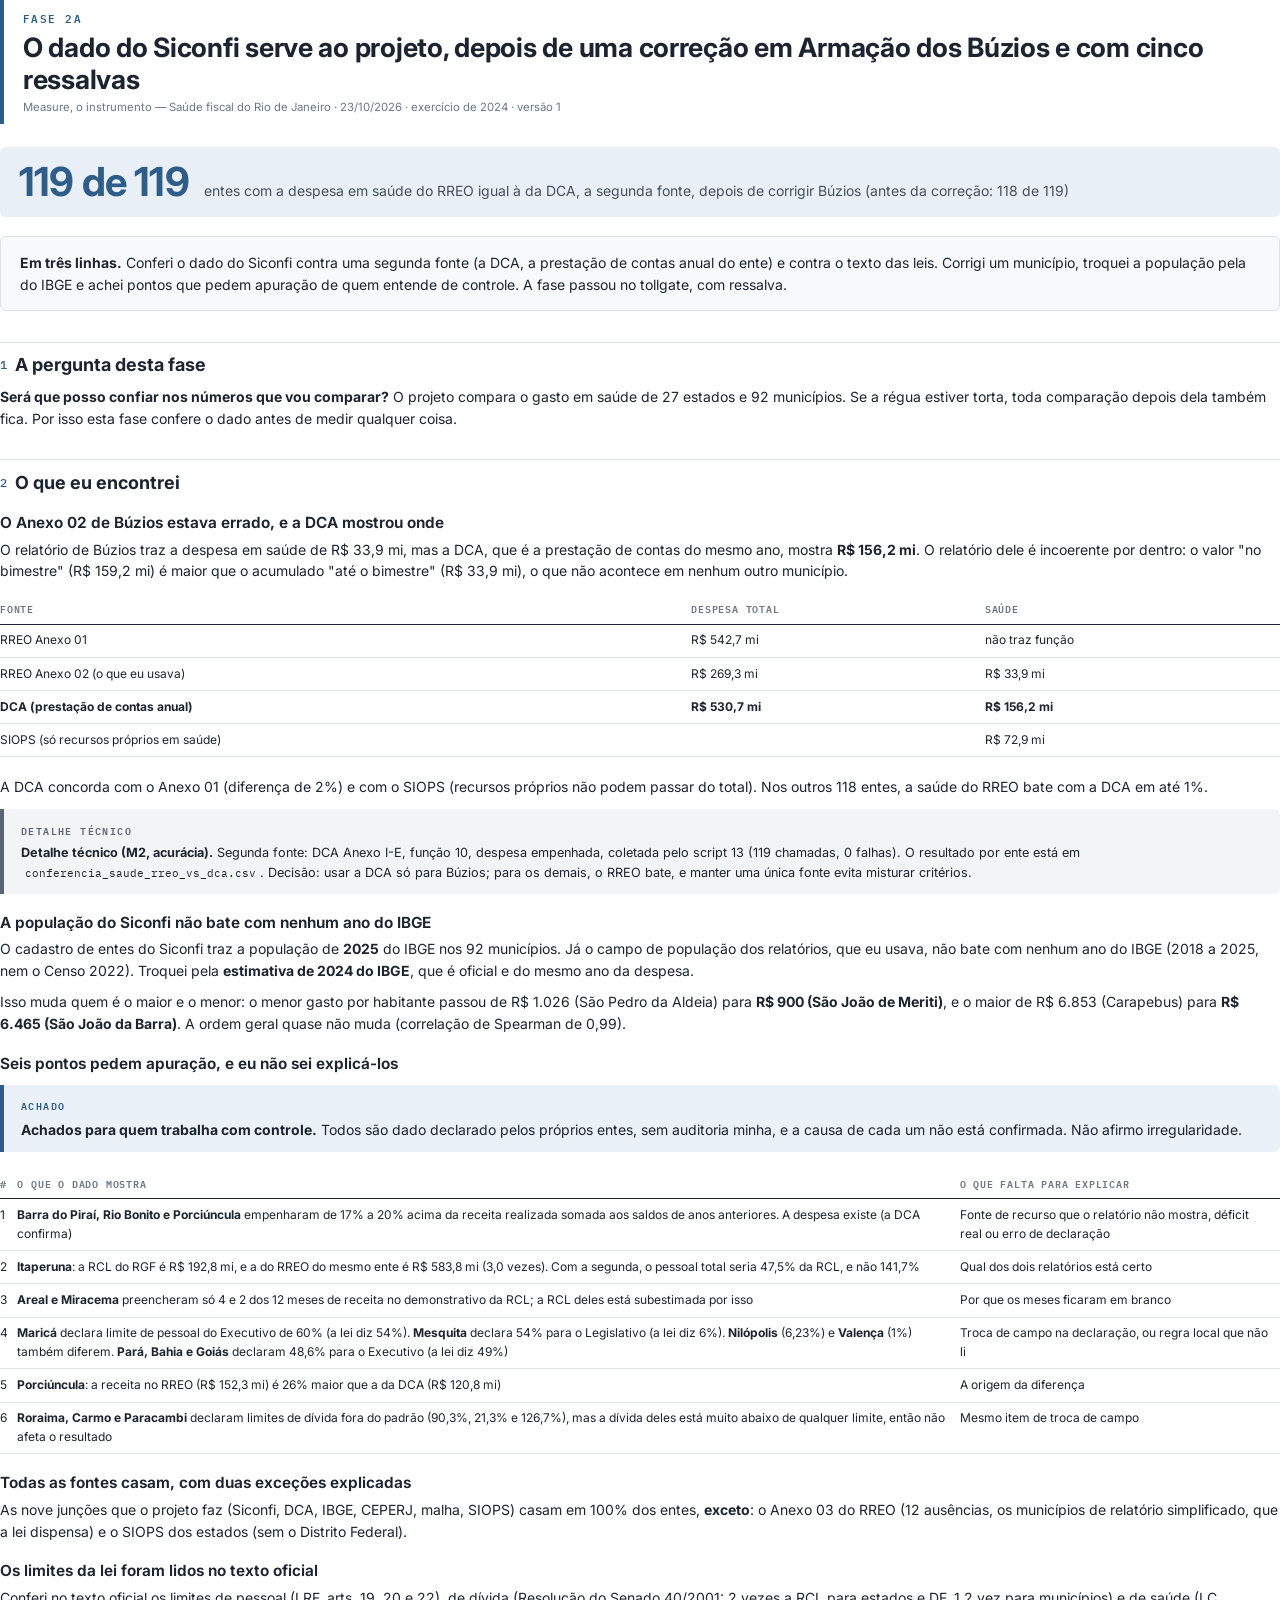
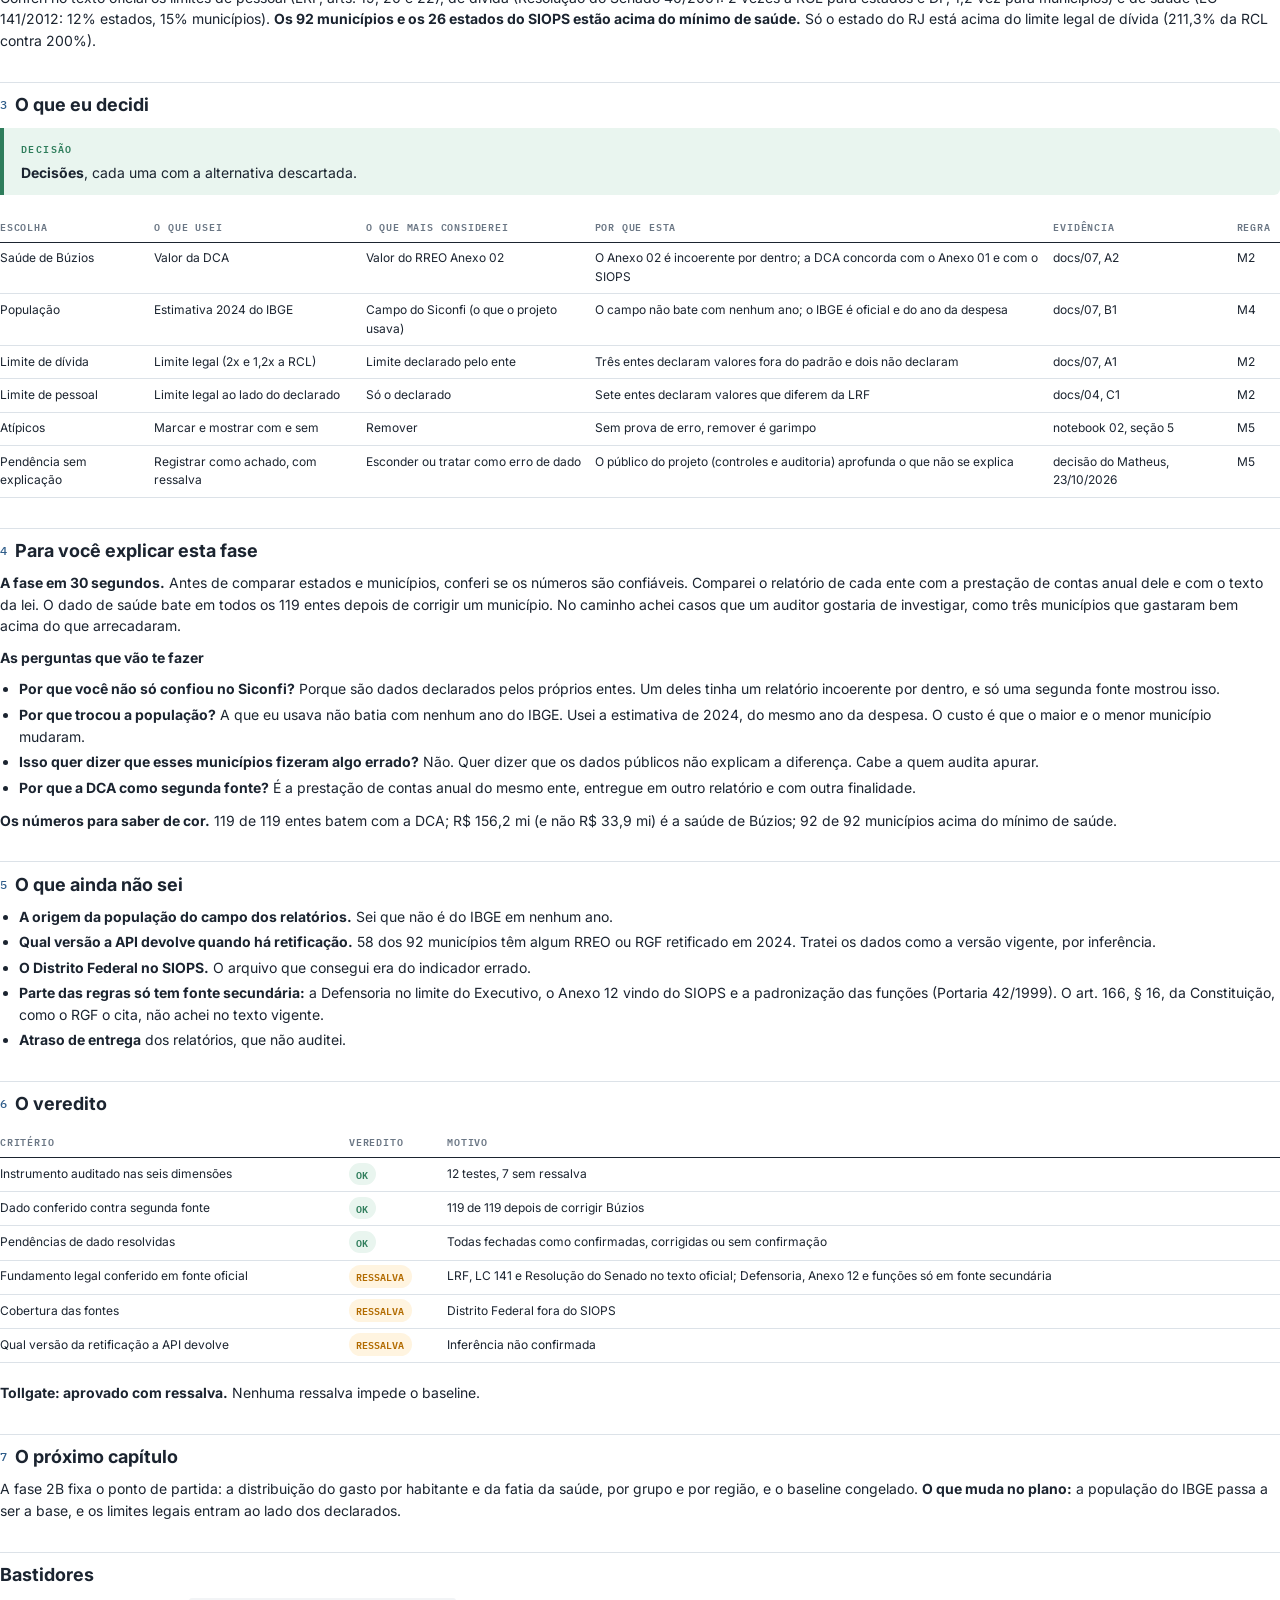
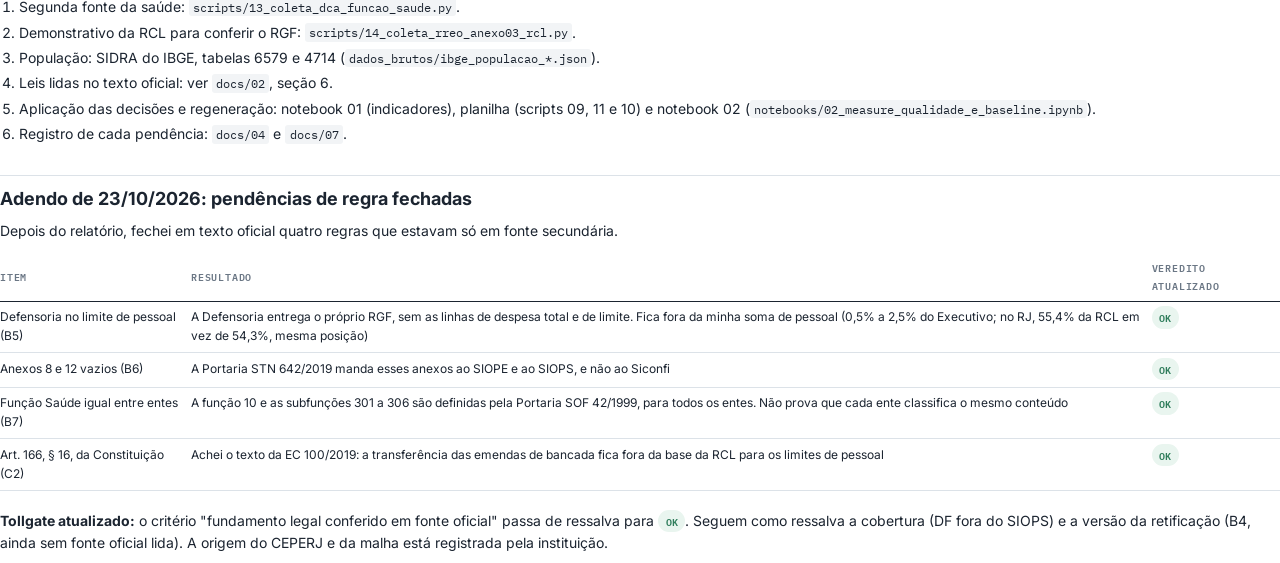
<file: fases/fase-2a-measure-qualidade/relatorio.html>
<!doctype html><html lang="pt-BR"><head><meta charset="utf-8">
<link href="https://fonts.googleapis.com/css2?family=Inter:wght@400;500;600;650;700&family=IBM+Plex+Mono:wght@500;600&display=swap" rel="stylesheet">
<style>/* Estilo dos relatórios de fase — metodo-dmaic.
   Usado por gerar_pdf.py. O destaque (--acc) pode ser trocado por projeto. */
:root{
  --acc:#2F5D8A; --acc-soft:#E8EFF6;
  --ink:#1B2430; --ink-2:#44505E; --muted:#6B7785; --line:#DCE2E8; --paper:#FFFFFF;
  --ach:#2F5D8A;  --ach-bg:#EAF1F8;   /* achado */
  --dec:#2E7D5B;  --dec-bg:#E9F5EF;   /* decisão */
  --tec:#5B6573;  --tec-bg:#F2F4F6;   /* detalhe técnico */
  --cui:#B26B00;  --cui-bg:#FFF4E0;   /* cuidado / limitação */
  --fal:#B3261E;  --fal-bg:#FCEBEA;   /* falha */
}
@page{ size:A4; margin:18mm 17mm 20mm }   /* rodapé com projeto e página: gerar_pdf.py */
*{ box-sizing:border-box }
html{ -webkit-print-color-adjust:exact; print-color-adjust:exact }
body{ margin:0; background:var(--paper); color:var(--ink);
  font:10.5pt/1.55 "Inter","Segoe UI",system-ui,sans-serif; hyphens:auto }

/* cabeçalho */
.cab{ border-left:4px solid var(--acc); padding:2mm 0 2mm 5mm; margin-bottom:6mm }
.cab .fase{ font:600 8pt "IBM Plex Mono",monospace; letter-spacing:.14em; text-transform:uppercase; color:var(--acc) }
.cab .meta{ font-size:8.5pt; color:var(--muted); margin-top:1mm }
h1{ font:700 20pt/1.18 "Inter",sans-serif; letter-spacing:-.01em; margin:1.5mm 0 0 }

/* títulos-mensagem */
h2{ font:700 13.5pt/1.25 "Inter",sans-serif; margin:8mm 0 2.5mm; color:var(--ink);
  break-after:avoid; padding-top:3mm; border-top:1px solid var(--line) }
h2 .n{ font:500 9pt "IBM Plex Mono",monospace; color:var(--acc); margin-right:2mm; vertical-align:2px }
h3{ font:650 11.5pt/1.3 "Inter",sans-serif; margin:5mm 0 1.5mm; color:var(--ink); break-after:avoid }
p{ margin:0 0 2.6mm }
strong{ color:var(--ink) }
a{ color:var(--acc) }
code{ font:.88em "IBM Plex Mono",monospace; background:var(--tec-bg); padding:.1em .35em; border-radius:3px }

/* número em destaque */
.numero{ display:flex; align-items:baseline; gap:4mm; background:var(--acc-soft);
  border-radius:6px; padding:4mm 5mm; margin:3mm 0 5mm; break-inside:avoid }
.numero b{ font:700 30pt/1 "Inter",sans-serif; color:var(--acc); letter-spacing:-.02em; white-space:nowrap }
.numero span{ font-size:10.5pt; color:var(--ink-2); line-height:1.4 }
.numeros{ display:grid; grid-template-columns:repeat(auto-fit,minmax(40mm,1fr)); gap:3mm; margin:3mm 0 5mm }
.numeros .numero{ display:block; margin:0 }
.numeros .numero b{ display:block; font-size:20pt; margin-bottom:1.5mm }

/* resumo */
.resumo{ background:#F7F9FB; border:1px solid var(--line); border-radius:6px; padding:4mm 5mm; margin:0 0 5mm }
.resumo p:last-child{ margin:0 }

/* caixas (a partir de > [!TIPO] no markdown) */
.caixa{ border-left:4px solid; border-radius:0 6px 6px 0; padding:3mm 4.5mm; margin:3mm 0 4mm; break-inside:avoid }
.caixa .rot{ font:600 7.5pt "IBM Plex Mono",monospace; letter-spacing:.14em; text-transform:uppercase; margin-bottom:1.2mm }
.caixa p:last-child{ margin-bottom:0 }
.caixa.achado{ border-color:var(--ach); background:var(--ach-bg) } .caixa.achado .rot{ color:var(--ach) }
.caixa.decisao{ border-color:var(--dec); background:var(--dec-bg) } .caixa.decisao .rot{ color:var(--dec) }
.caixa.tecnico{ border-color:var(--tec); background:var(--tec-bg); font-size:9.5pt } .caixa.tecnico .rot{ color:var(--tec) }
.caixa.cuidado{ border-color:var(--cui); background:var(--cui-bg) } .caixa.cuidado .rot{ color:var(--cui) }
.caixa.falha{ border-color:var(--fal); background:var(--fal-bg) } .caixa.falha .rot{ color:var(--fal) }

/* figuras */
figure,p>img:only-child{ margin:3mm 0 5mm; break-inside:avoid }
img{ max-width:100%; height:auto; display:block; margin:0 auto; border-radius:4px }
figcaption,.legenda{ font-size:9pt; color:var(--muted); margin-top:1.5mm; text-align:left }

/* tabelas */
table{ width:100%; border-collapse:collapse; margin:2mm 0 5mm; font-size:9pt; break-inside:auto }
thead{ display:table-header-group }
tr{ break-inside:avoid }
th{ text-align:left; font:600 7.5pt "IBM Plex Mono",monospace; letter-spacing:.08em; text-transform:uppercase;
  color:var(--muted); border-bottom:1.5px solid var(--ink); padding:1.8mm 2.5mm 1.8mm 0 }
td{ border-bottom:1px solid var(--line); padding:1.8mm 2.5mm 1.8mm 0; vertical-align:top }

/* veredito do tollgate */
.ok,.ressalva,.falha-t{ font:600 7.5pt "IBM Plex Mono",monospace; padding:.6mm 2mm; border-radius:20px; white-space:nowrap }
.ok{ background:var(--dec-bg); color:var(--dec) }
.ressalva{ background:var(--cui-bg); color:var(--cui) }
.falha-t{ background:var(--fal-bg); color:var(--fal) }

/* bastidores: menor, no fim */
.bastidores{ font-size:9pt; color:var(--ink-2) }
ul,ol{ margin:0 0 3mm; padding-left:5mm } li{ margin-bottom:1mm }
blockquote{ margin:3mm 0; padding-left:4mm; border-left:3px solid var(--line); color:var(--ink-2) }
</style></head><body>
<header class="cab"><div class="fase">Fase 2A</div><h1>O dado do Siconfi serve ao projeto, depois de uma correção em Armação dos Búzios e com cinco ressalvas</h1><div class="meta">Measure, o instrumento — Saúde fiscal do Rio de Janeiro · 23/10/2026 · exercício de 2024 · versão 1</div></header>
<div class="numero"><b>119 de 119</b><span>entes com a despesa em saúde do RREO igual à da DCA, a segunda fonte, depois de corrigir Búzios (antes da correção: 118 de 119)</span></div>

<div class="resumo">
<p><strong>Em três linhas.</strong> Conferi o dado do Siconfi contra uma segunda fonte (a DCA, a prestação de contas anual do ente) e contra o texto das leis. Corrigi um município, troquei a população pela do IBGE e achei pontos que pedem apuração de quem entende de controle. A fase passou no tollgate, com ressalva.</p>
</div>
<h2><span class="n">1</span>A pergunta desta fase</h2>
<p><strong>Será que posso confiar nos números que vou comparar?</strong> O projeto compara o gasto em saúde de 27 estados e 92 municípios. Se a régua estiver torta, toda comparação depois dela também fica. Por isso esta fase confere o dado antes de medir qualquer coisa.</p>
<h2><span class="n">2</span>O que eu encontrei</h2>
<h3>O Anexo 02 de Búzios estava errado, e a DCA mostrou onde</h3>
<p>O relatório de Búzios traz a despesa em saúde de R$ 33,9 mi, mas a DCA, que é a prestação de contas do mesmo ano, mostra <strong>R$ 156,2 mi</strong>. O relatório dele é incoerente por dentro: o valor "no bimestre" (R$ 159,2 mi) é maior que o acumulado "até o bimestre" (R$ 33,9 mi), o que não acontece em nenhum outro município.</p>
<table>
<thead>
<tr>
<th>Fonte</th>
<th>Despesa total</th>
<th>Saúde</th>
</tr>
</thead>
<tbody>
<tr>
<td>RREO Anexo 01</td>
<td>R$ 542,7 mi</td>
<td>não traz função</td>
</tr>
<tr>
<td>RREO Anexo 02 (o que eu usava)</td>
<td>R$ 269,3 mi</td>
<td>R$ 33,9 mi</td>
</tr>
<tr>
<td><strong>DCA (prestação de contas anual)</strong></td>
<td><strong>R$ 530,7 mi</strong></td>
<td><strong>R$ 156,2 mi</strong></td>
</tr>
<tr>
<td>SIOPS (só recursos próprios em saúde)</td>
<td></td>
<td>R$ 72,9 mi</td>
</tr>
</tbody>
</table>
<p>A DCA concorda com o Anexo 01 (diferença de 2%) e com o SIOPS (recursos próprios não podem passar do total). Nos outros 118 entes, a saúde do RREO bate com a DCA em até 1%.</p>
<div class="caixa tecnico">
<div class="rot">Detalhe técnico</div>
<p><strong>Detalhe técnico (M2, acurácia).</strong> Segunda fonte: DCA Anexo I-E, função 10, despesa empenhada, coletada pelo script 13 (119 chamadas, 0 falhas). O resultado por ente está em <code>conferencia_saude_rreo_vs_dca.csv</code>. Decisão: usar a DCA só para Búzios; para os demais, o RREO bate, e manter uma única fonte evita misturar critérios.</p>
</div>
<h3>A população do Siconfi não bate com nenhum ano do IBGE</h3>
<p>O cadastro de entes do Siconfi traz a população de <strong>2025</strong> do IBGE nos 92 municípios. Já o campo de população dos relatórios, que eu usava, não bate com nenhum ano do IBGE (2018 a 2025, nem o Censo 2022). Troquei pela <strong>estimativa de 2024 do IBGE</strong>, que é oficial e do mesmo ano da despesa.</p>
<p>Isso muda quem é o maior e o menor: o menor gasto por habitante passou de R$ 1.026 (São Pedro da Aldeia) para <strong>R$ 900 (São João de Meriti)</strong>, e o maior de R$ 6.853 (Carapebus) para <strong>R$ 6.465 (São João da Barra)</strong>. A ordem geral quase não muda (correlação de Spearman de 0,99).</p>
<h3>Seis pontos pedem apuração, e eu não sei explicá-los</h3>
<div class="caixa achado">
<div class="rot">Achado</div>
<p><strong>Achados para quem trabalha com controle.</strong> Todos são dado declarado pelos próprios entes, sem auditoria minha, e a causa de cada um não está confirmada. Não afirmo irregularidade.</p>
</div>
<table>
<thead>
<tr>
<th>#</th>
<th>O que o dado mostra</th>
<th>O que falta para explicar</th>
</tr>
</thead>
<tbody>
<tr>
<td>1</td>
<td><strong>Barra do Piraí, Rio Bonito e Porciúncula</strong> empenharam de 17% a 20% acima da receita realizada somada aos saldos de anos anteriores. A despesa existe (a DCA confirma)</td>
<td>Fonte de recurso que o relatório não mostra, déficit real ou erro de declaração</td>
</tr>
<tr>
<td>2</td>
<td><strong>Itaperuna</strong>: a RCL do RGF é R$ 192,8 mi, e a do RREO do mesmo ente é R$ 583,8 mi (3,0 vezes). Com a segunda, o pessoal total seria 47,5% da RCL, e não 141,7%</td>
<td>Qual dos dois relatórios está certo</td>
</tr>
<tr>
<td>3</td>
<td><strong>Areal e Miracema</strong> preencheram só 4 e 2 dos 12 meses de receita no demonstrativo da RCL; a RCL deles está subestimada por isso</td>
<td>Por que os meses ficaram em branco</td>
</tr>
<tr>
<td>4</td>
<td><strong>Maricá</strong> declara limite de pessoal do Executivo de 60% (a lei diz 54%). <strong>Mesquita</strong> declara 54% para o Legislativo (a lei diz 6%). <strong>Nilópolis</strong> (6,23%) e <strong>Valença</strong> (1%) também diferem. <strong>Pará, Bahia e Goiás</strong> declaram 48,6% para o Executivo (a lei diz 49%)</td>
<td>Troca de campo na declaração, ou regra local que não li</td>
</tr>
<tr>
<td>5</td>
<td><strong>Porciúncula</strong>: a receita no RREO (R$ 152,3 mi) é 26% maior que a da DCA (R$ 120,8 mi)</td>
<td>A origem da diferença</td>
</tr>
<tr>
<td>6</td>
<td><strong>Roraima, Carmo e Paracambi</strong> declaram limites de dívida fora do padrão (90,3%, 21,3% e 126,7%), mas a dívida deles está muito abaixo de qualquer limite, então não afeta o resultado</td>
<td>Mesmo item de troca de campo</td>
</tr>
</tbody>
</table>
<h3>Todas as fontes casam, com duas exceções explicadas</h3>
<p>As nove junções que o projeto faz (Siconfi, DCA, IBGE, CEPERJ, malha, SIOPS) casam em 100% dos entes, <strong>exceto</strong>: o Anexo 03 do RREO (12 ausências, os municípios de relatório simplificado, que a lei dispensa) e o SIOPS dos estados (sem o Distrito Federal).</p>
<h3>Os limites da lei foram lidos no texto oficial</h3>
<p>Conferi no texto oficial os limites de pessoal (LRF, arts. 19, 20 e 22), de dívida (Resolução do Senado 40/2001: 2 vezes a RCL para estados e DF, 1,2 vez para municípios) e de saúde (LC 141/2012: 12% estados, 15% municípios). <strong>Os 92 municípios e os 26 estados do SIOPS estão acima do mínimo de saúde.</strong> Só o estado do RJ está acima do limite legal de dívida (211,3% da RCL contra 200%).</p>
<h2><span class="n">3</span>O que eu decidi</h2>
<div class="caixa decisao">
<div class="rot">Decisão</div>
<p><strong>Decisões</strong>, cada uma com a alternativa descartada.</p>
</div>
<table>
<thead>
<tr>
<th>Escolha</th>
<th>O que usei</th>
<th>O que mais considerei</th>
<th>Por que esta</th>
<th>Evidência</th>
<th>Regra</th>
</tr>
</thead>
<tbody>
<tr>
<td>Saúde de Búzios</td>
<td>Valor da DCA</td>
<td>Valor do RREO Anexo 02</td>
<td>O Anexo 02 é incoerente por dentro; a DCA concorda com o Anexo 01 e com o SIOPS</td>
<td>docs/07, A2</td>
<td>M2</td>
</tr>
<tr>
<td>População</td>
<td>Estimativa 2024 do IBGE</td>
<td>Campo do Siconfi (o que o projeto usava)</td>
<td>O campo não bate com nenhum ano; o IBGE é oficial e do ano da despesa</td>
<td>docs/07, B1</td>
<td>M4</td>
</tr>
<tr>
<td>Limite de dívida</td>
<td>Limite legal (2x e 1,2x a RCL)</td>
<td>Limite declarado pelo ente</td>
<td>Três entes declaram valores fora do padrão e dois não declaram</td>
<td>docs/07, A1</td>
<td>M2</td>
</tr>
<tr>
<td>Limite de pessoal</td>
<td>Limite legal ao lado do declarado</td>
<td>Só o declarado</td>
<td>Sete entes declaram valores que diferem da LRF</td>
<td>docs/04, C1</td>
<td>M2</td>
</tr>
<tr>
<td>Atípicos</td>
<td>Marcar e mostrar com e sem</td>
<td>Remover</td>
<td>Sem prova de erro, remover é garimpo</td>
<td>notebook 02, seção 5</td>
<td>M5</td>
</tr>
<tr>
<td>Pendência sem explicação</td>
<td>Registrar como achado, com ressalva</td>
<td>Esconder ou tratar como erro de dado</td>
<td>O público do projeto (controles e auditoria) aprofunda o que não se explica</td>
<td>decisão do Matheus, 23/10/2026</td>
<td>M5</td>
</tr>
</tbody>
</table>
<h2><span class="n">4</span>Para você explicar esta fase</h2>
<p><strong>A fase em 30 segundos.</strong> Antes de comparar estados e municípios, conferi se os números são confiáveis. Comparei o relatório de cada ente com a prestação de contas anual dele e com o texto da lei. O dado de saúde bate em todos os 119 entes depois de corrigir um município. No caminho achei casos que um auditor gostaria de investigar, como três municípios que gastaram bem acima do que arrecadaram.</p>
<p><strong>As perguntas que vão te fazer</strong></p>
<ul>
<li><strong>Por que você não só confiou no Siconfi?</strong> Porque são dados declarados pelos próprios entes. Um deles tinha um relatório incoerente por dentro, e só uma segunda fonte mostrou isso.</li>
<li><strong>Por que trocou a população?</strong> A que eu usava não batia com nenhum ano do IBGE. Usei a estimativa de 2024, do mesmo ano da despesa. O custo é que o maior e o menor município mudaram.</li>
<li><strong>Isso quer dizer que esses municípios fizeram algo errado?</strong> Não. Quer dizer que os dados públicos não explicam a diferença. Cabe a quem audita apurar.</li>
<li><strong>Por que a DCA como segunda fonte?</strong> É a prestação de contas anual do mesmo ente, entregue em outro relatório e com outra finalidade.</li>
</ul>
<p><strong>Os números para saber de cor.</strong> 119 de 119 entes batem com a DCA; R$ 156,2 mi (e não R$ 33,9 mi) é a saúde de Búzios; 92 de 92 municípios acima do mínimo de saúde.</p>
<h2><span class="n">5</span>O que ainda não sei</h2>
<ul>
<li><strong>A origem da população do campo dos relatórios.</strong> Sei que não é do IBGE em nenhum ano.</li>
<li><strong>Qual versão a API devolve quando há retificação.</strong> 58 dos 92 municípios têm algum RREO ou RGF retificado em 2024. Tratei os dados como a versão vigente, por inferência.</li>
<li><strong>O Distrito Federal no SIOPS.</strong> O arquivo que consegui era do indicador errado.</li>
<li><strong>Parte das regras só tem fonte secundária:</strong> a Defensoria no limite do Executivo, o Anexo 12 vindo do SIOPS e a padronização das funções (Portaria 42/1999). O art. 166, § 16, da Constituição, como o RGF o cita, não achei no texto vigente.</li>
<li><strong>Atraso de entrega</strong> dos relatórios, que não auditei.</li>
</ul>
<h2><span class="n">6</span>O veredito</h2>
<table>
<thead>
<tr>
<th>Critério</th>
<th>Veredito</th>
<th>Motivo</th>
</tr>
</thead>
<tbody>
<tr>
<td>Instrumento auditado nas seis dimensões</td>
<td><span class="ok">OK</span></td>
<td>12 testes, 7 sem ressalva</td>
</tr>
<tr>
<td>Dado conferido contra segunda fonte</td>
<td><span class="ok">OK</span></td>
<td>119 de 119 depois de corrigir Búzios</td>
</tr>
<tr>
<td>Pendências de dado resolvidas</td>
<td><span class="ok">OK</span></td>
<td>Todas fechadas como confirmadas, corrigidas ou sem confirmação</td>
</tr>
<tr>
<td>Fundamento legal conferido em fonte oficial</td>
<td><span class="ressalva">RESSALVA</span></td>
<td>LRF, LC 141 e Resolução do Senado no texto oficial; Defensoria, Anexo 12 e funções só em fonte secundária</td>
</tr>
<tr>
<td>Cobertura das fontes</td>
<td><span class="ressalva">RESSALVA</span></td>
<td>Distrito Federal fora do SIOPS</td>
</tr>
<tr>
<td>Qual versão da retificação a API devolve</td>
<td><span class="ressalva">RESSALVA</span></td>
<td>Inferência não confirmada</td>
</tr>
</tbody>
</table>
<p><strong>Tollgate: aprovado com ressalva.</strong> Nenhuma ressalva impede o baseline.</p>
<h2><span class="n">7</span>O próximo capítulo</h2>
<p>A fase 2B fixa o ponto de partida: a distribuição do gasto por habitante e da fatia da saúde, por grupo e por região, e o baseline congelado. <strong>O que muda no plano:</strong> a população do IBGE passa a ser a base, e os limites legais entram ao lado dos declarados.</p>
<h2>Bastidores</h2>
<ol>
<li>Segunda fonte da saúde: <code>scripts/13_coleta_dca_funcao_saude.py</code>.</li>
<li>Demonstrativo da RCL para conferir o RGF: <code>scripts/14_coleta_rreo_anexo03_rcl.py</code>.</li>
<li>População: SIDRA do IBGE, tabelas 6579 e 4714 (<code>dados_brutos/ibge_populacao_*.json</code>).</li>
<li>Leis lidas no texto oficial: ver <code>docs/02</code>, seção 6.</li>
<li>Aplicação das decisões e regeneração: notebook 01 (indicadores), planilha (scripts 09, 11 e 10) e notebook 02 (<code>notebooks/02_measure_qualidade_e_baseline.ipynb</code>).</li>
<li>Registro de cada pendência: <code>docs/04</code> e <code>docs/07</code>.</li>
</ol>
<h2>Adendo de 23/10/2026: pendências de regra fechadas</h2>
<p>Depois do relatório, fechei em texto oficial quatro regras que estavam só em fonte secundária.</p>
<table>
<thead>
<tr>
<th>Item</th>
<th>Resultado</th>
<th>Veredito atualizado</th>
</tr>
</thead>
<tbody>
<tr>
<td>Defensoria no limite de pessoal (B5)</td>
<td>A Defensoria entrega o próprio RGF, sem as linhas de despesa total e de limite. Fica fora da minha soma de pessoal (0,5% a 2,5% do Executivo; no RJ, 55,4% da RCL em vez de 54,3%, mesma posição)</td>
<td><span class="ok">OK</span></td>
</tr>
<tr>
<td>Anexos 8 e 12 vazios (B6)</td>
<td>A Portaria STN 642/2019 manda esses anexos ao SIOPE e ao SIOPS, e não ao Siconfi</td>
<td><span class="ok">OK</span></td>
</tr>
<tr>
<td>Função Saúde igual entre entes (B7)</td>
<td>A função 10 e as subfunções 301 a 306 são definidas pela Portaria SOF 42/1999, para todos os entes. Não prova que cada ente classifica o mesmo conteúdo</td>
<td><span class="ok">OK</span></td>
</tr>
<tr>
<td>Art. 166, § 16, da Constituição (C2)</td>
<td>Achei o texto da EC 100/2019: a transferência das emendas de bancada fica fora da base da RCL para os limites de pessoal</td>
<td><span class="ok">OK</span></td>
</tr>
</tbody>
</table>
<p><strong>Tollgate atualizado:</strong> o critério "fundamento legal conferido em fonte oficial" passa de ressalva para <span class="ok">OK</span>. Seguem como ressalva a cobertura (DF fora do SIOPS) e a versão da retificação (B4, ainda sem fonte oficial lida). A origem do CEPERJ e da malha está registrada pela instituição.</p>
</body></html>
</file>
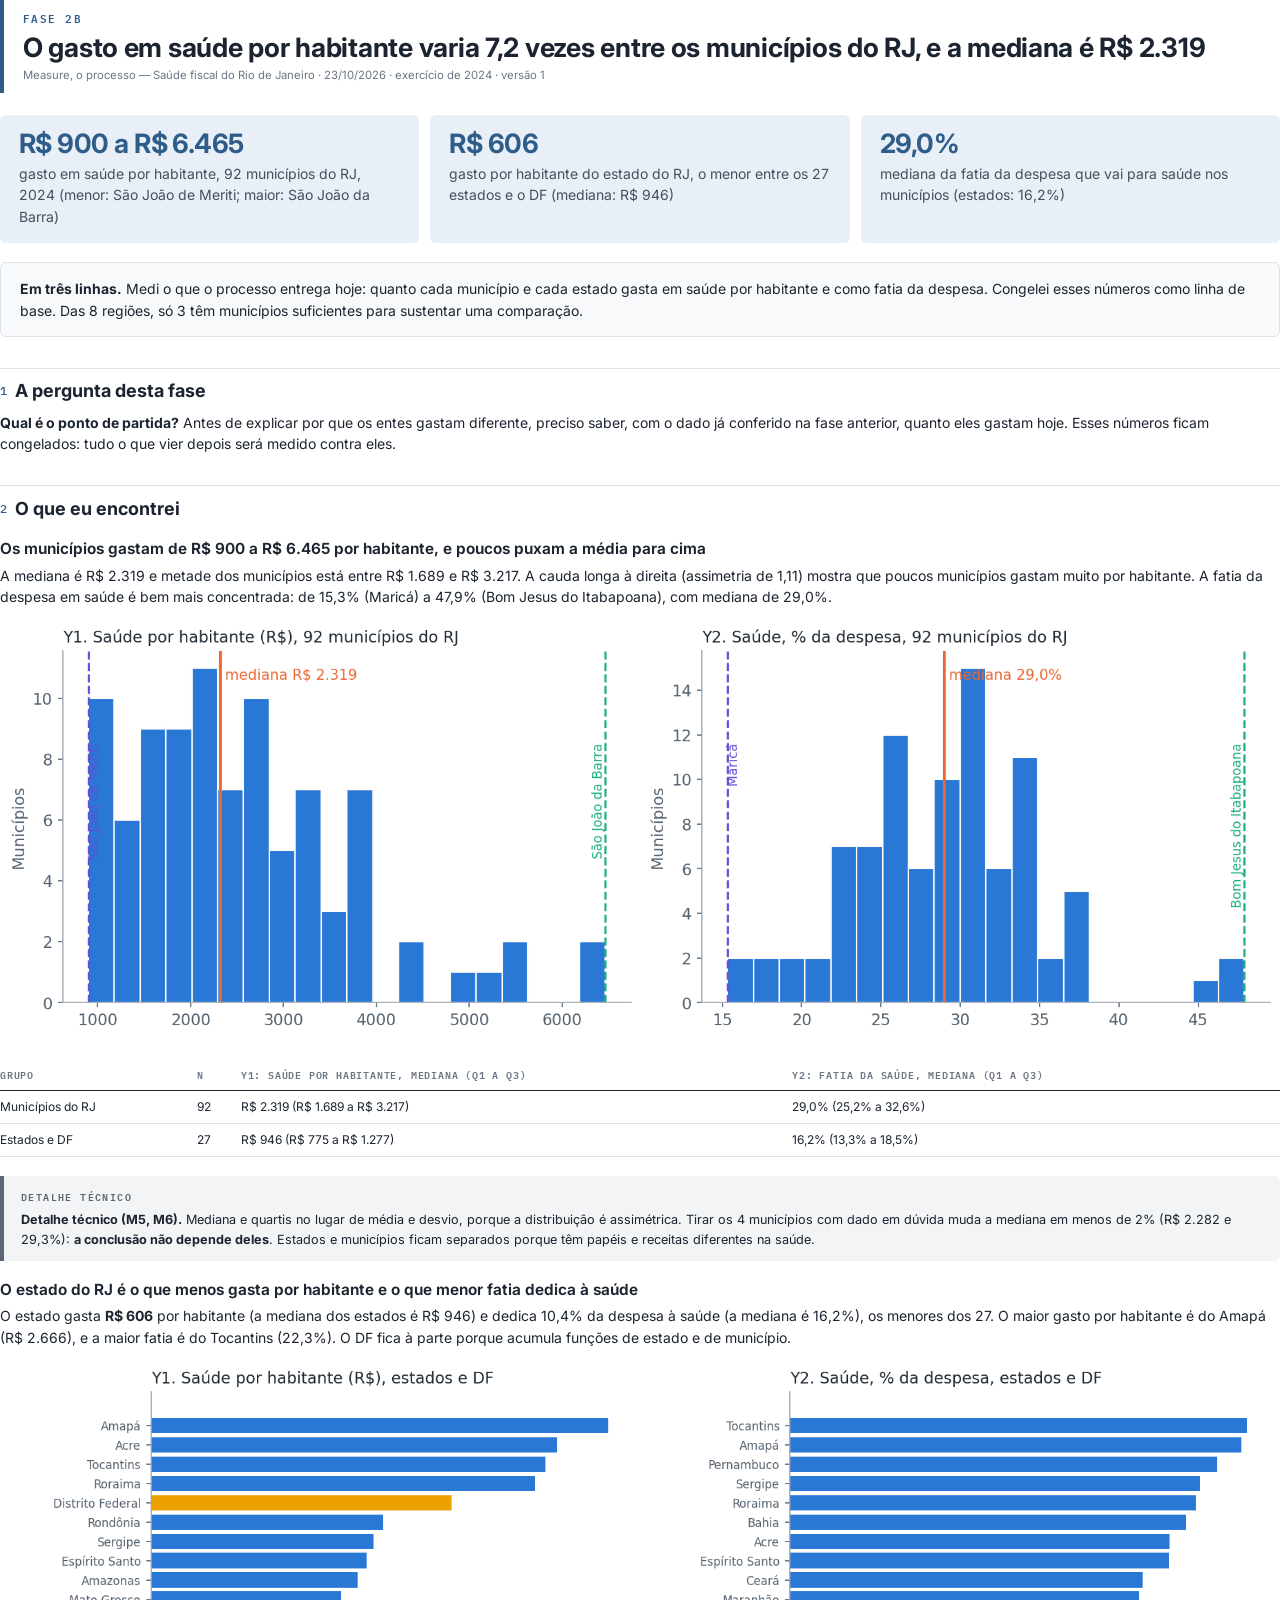
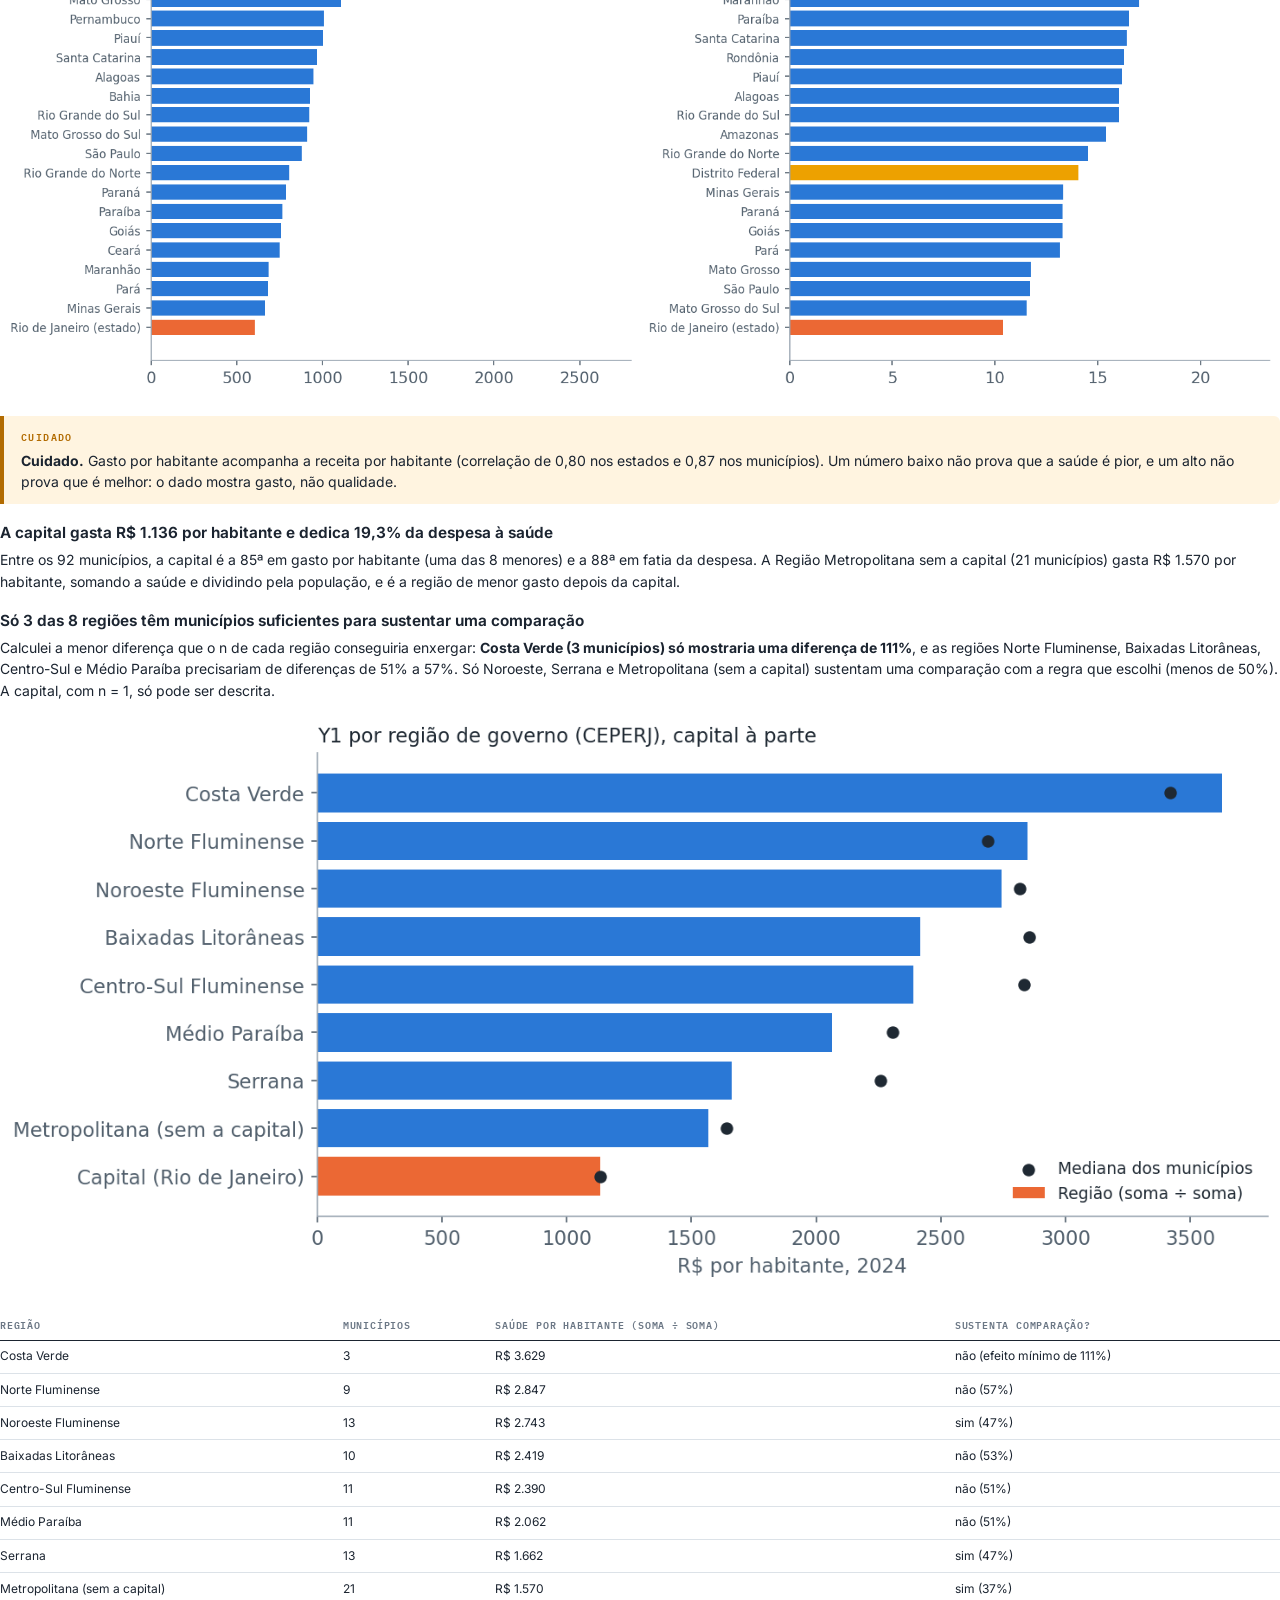
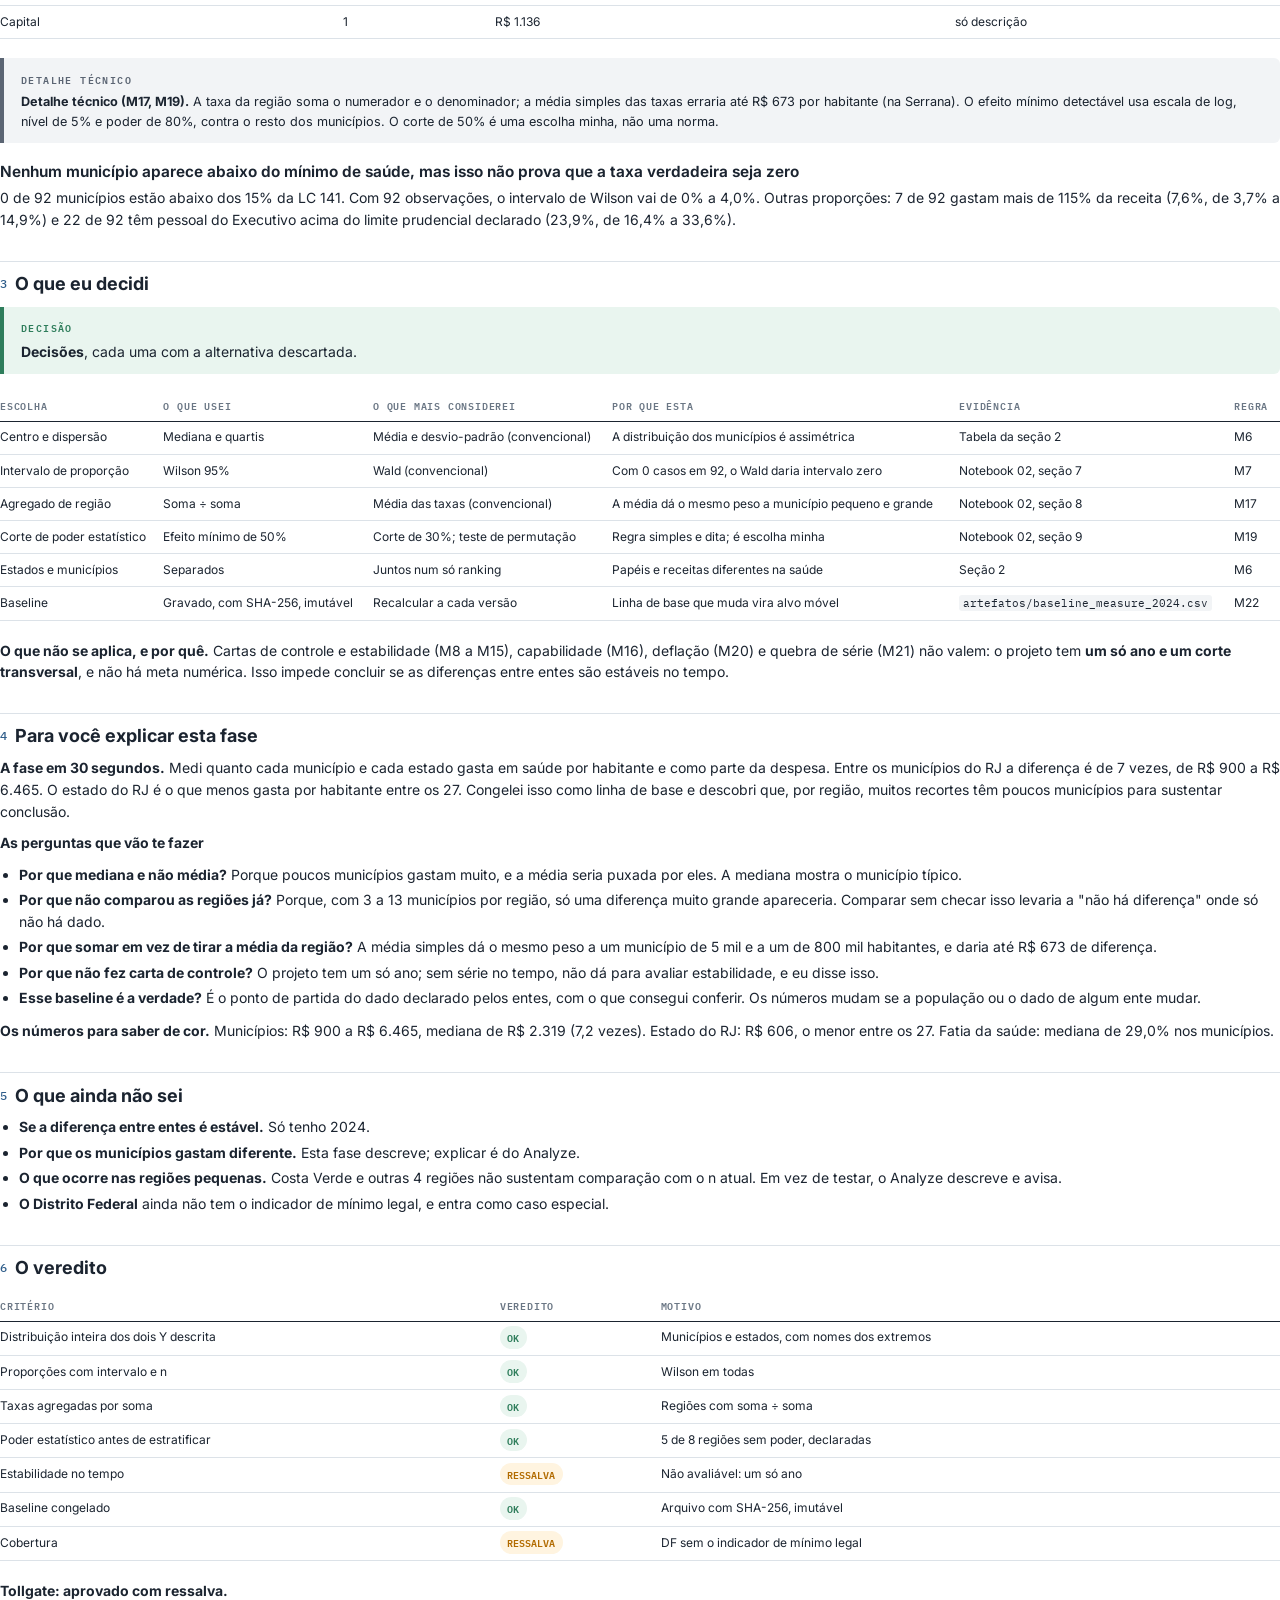
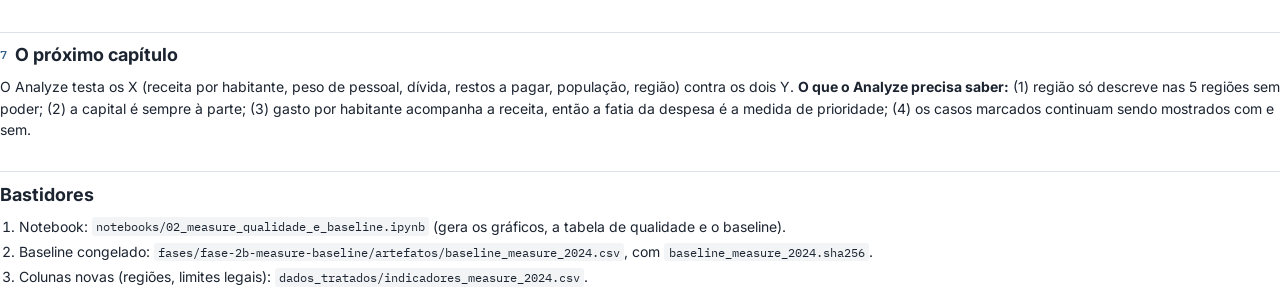
<file: fases/fase-2b-measure-baseline/relatorio.html>
<!doctype html><html lang="pt-BR"><head><meta charset="utf-8">
<link href="https://fonts.googleapis.com/css2?family=Inter:wght@400;500;600;650;700&family=IBM+Plex+Mono:wght@500;600&display=swap" rel="stylesheet">
<style>/* Estilo dos relatórios de fase — metodo-dmaic.
   Usado por gerar_pdf.py. O destaque (--acc) pode ser trocado por projeto. */
:root{
  --acc:#2F5D8A; --acc-soft:#E8EFF6;
  --ink:#1B2430; --ink-2:#44505E; --muted:#6B7785; --line:#DCE2E8; --paper:#FFFFFF;
  --ach:#2F5D8A;  --ach-bg:#EAF1F8;   /* achado */
  --dec:#2E7D5B;  --dec-bg:#E9F5EF;   /* decisão */
  --tec:#5B6573;  --tec-bg:#F2F4F6;   /* detalhe técnico */
  --cui:#B26B00;  --cui-bg:#FFF4E0;   /* cuidado / limitação */
  --fal:#B3261E;  --fal-bg:#FCEBEA;   /* falha */
}
@page{ size:A4; margin:18mm 17mm 20mm }   /* rodapé com projeto e página: gerar_pdf.py */
*{ box-sizing:border-box }
html{ -webkit-print-color-adjust:exact; print-color-adjust:exact }
body{ margin:0; background:var(--paper); color:var(--ink);
  font:10.5pt/1.55 "Inter","Segoe UI",system-ui,sans-serif; hyphens:auto }

/* cabeçalho */
.cab{ border-left:4px solid var(--acc); padding:2mm 0 2mm 5mm; margin-bottom:6mm }
.cab .fase{ font:600 8pt "IBM Plex Mono",monospace; letter-spacing:.14em; text-transform:uppercase; color:var(--acc) }
.cab .meta{ font-size:8.5pt; color:var(--muted); margin-top:1mm }
h1{ font:700 20pt/1.18 "Inter",sans-serif; letter-spacing:-.01em; margin:1.5mm 0 0 }

/* títulos-mensagem */
h2{ font:700 13.5pt/1.25 "Inter",sans-serif; margin:8mm 0 2.5mm; color:var(--ink);
  break-after:avoid; padding-top:3mm; border-top:1px solid var(--line) }
h2 .n{ font:500 9pt "IBM Plex Mono",monospace; color:var(--acc); margin-right:2mm; vertical-align:2px }
h3{ font:650 11.5pt/1.3 "Inter",sans-serif; margin:5mm 0 1.5mm; color:var(--ink); break-after:avoid }
p{ margin:0 0 2.6mm }
strong{ color:var(--ink) }
a{ color:var(--acc) }
code{ font:.88em "IBM Plex Mono",monospace; background:var(--tec-bg); padding:.1em .35em; border-radius:3px }

/* número em destaque */
.numero{ display:flex; align-items:baseline; gap:4mm; background:var(--acc-soft);
  border-radius:6px; padding:4mm 5mm; margin:3mm 0 5mm; break-inside:avoid }
.numero b{ font:700 30pt/1 "Inter",sans-serif; color:var(--acc); letter-spacing:-.02em; white-space:nowrap }
.numero span{ font-size:10.5pt; color:var(--ink-2); line-height:1.4 }
.numeros{ display:grid; grid-template-columns:repeat(auto-fit,minmax(40mm,1fr)); gap:3mm; margin:3mm 0 5mm }
.numeros .numero{ display:block; margin:0 }
.numeros .numero b{ display:block; font-size:20pt; margin-bottom:1.5mm }

/* resumo */
.resumo{ background:#F7F9FB; border:1px solid var(--line); border-radius:6px; padding:4mm 5mm; margin:0 0 5mm }
.resumo p:last-child{ margin:0 }

/* caixas (a partir de > [!TIPO] no markdown) */
.caixa{ border-left:4px solid; border-radius:0 6px 6px 0; padding:3mm 4.5mm; margin:3mm 0 4mm; break-inside:avoid }
.caixa .rot{ font:600 7.5pt "IBM Plex Mono",monospace; letter-spacing:.14em; text-transform:uppercase; margin-bottom:1.2mm }
.caixa p:last-child{ margin-bottom:0 }
.caixa.achado{ border-color:var(--ach); background:var(--ach-bg) } .caixa.achado .rot{ color:var(--ach) }
.caixa.decisao{ border-color:var(--dec); background:var(--dec-bg) } .caixa.decisao .rot{ color:var(--dec) }
.caixa.tecnico{ border-color:var(--tec); background:var(--tec-bg); font-size:9.5pt } .caixa.tecnico .rot{ color:var(--tec) }
.caixa.cuidado{ border-color:var(--cui); background:var(--cui-bg) } .caixa.cuidado .rot{ color:var(--cui) }
.caixa.falha{ border-color:var(--fal); background:var(--fal-bg) } .caixa.falha .rot{ color:var(--fal) }

/* figuras */
figure,p>img:only-child{ margin:3mm 0 5mm; break-inside:avoid }
img{ max-width:100%; height:auto; display:block; margin:0 auto; border-radius:4px }
figcaption,.legenda{ font-size:9pt; color:var(--muted); margin-top:1.5mm; text-align:left }

/* tabelas */
table{ width:100%; border-collapse:collapse; margin:2mm 0 5mm; font-size:9pt; break-inside:auto }
thead{ display:table-header-group }
tr{ break-inside:avoid }
th{ text-align:left; font:600 7.5pt "IBM Plex Mono",monospace; letter-spacing:.08em; text-transform:uppercase;
  color:var(--muted); border-bottom:1.5px solid var(--ink); padding:1.8mm 2.5mm 1.8mm 0 }
td{ border-bottom:1px solid var(--line); padding:1.8mm 2.5mm 1.8mm 0; vertical-align:top }

/* veredito do tollgate */
.ok,.ressalva,.falha-t{ font:600 7.5pt "IBM Plex Mono",monospace; padding:.6mm 2mm; border-radius:20px; white-space:nowrap }
.ok{ background:var(--dec-bg); color:var(--dec) }
.ressalva{ background:var(--cui-bg); color:var(--cui) }
.falha-t{ background:var(--fal-bg); color:var(--fal) }

/* bastidores: menor, no fim */
.bastidores{ font-size:9pt; color:var(--ink-2) }
ul,ol{ margin:0 0 3mm; padding-left:5mm } li{ margin-bottom:1mm }
blockquote{ margin:3mm 0; padding-left:4mm; border-left:3px solid var(--line); color:var(--ink-2) }
</style></head><body>
<header class="cab"><div class="fase">Fase 2B</div><h1>O gasto em saúde por habitante varia 7,2 vezes entre os municípios do RJ, e a mediana é R$ 2.319</h1><div class="meta">Measure, o processo — Saúde fiscal do Rio de Janeiro · 23/10/2026 · exercício de 2024 · versão 1</div></header>
<div class="numeros">
<div class="numero"><b>R$ 900 a R$ 6.465</b><span>gasto em saúde por habitante, 92 municípios do RJ, 2024 (menor: São João de Meriti; maior: São João da Barra)</span></div>
<div class="numero"><b>R$ 606</b><span>gasto por habitante do estado do RJ, o menor entre os 27 estados e o DF (mediana: R$ 946)</span></div>
<div class="numero"><b>29,0%</b><span>mediana da fatia da despesa que vai para saúde nos municípios (estados: 16,2%)</span></div>
</div>

<div class="resumo">
<p><strong>Em três linhas.</strong> Medi o que o processo entrega hoje: quanto cada município e cada estado gasta em saúde por habitante e como fatia da despesa. Congelei esses números como linha de base. Das 8 regiões, só 3 têm municípios suficientes para sustentar uma comparação.</p>
</div>
<h2><span class="n">1</span>A pergunta desta fase</h2>
<p><strong>Qual é o ponto de partida?</strong> Antes de explicar por que os entes gastam diferente, preciso saber, com o dado já conferido na fase anterior, quanto eles gastam hoje. Esses números ficam congelados: tudo o que vier depois será medido contra eles.</p>
<h2><span class="n">2</span>O que eu encontrei</h2>
<h3>Os municípios gastam de R$ 900 a R$ 6.465 por habitante, e poucos puxam a média para cima</h3>
<p>A mediana é R$ 2.319 e metade dos municípios está entre R$ 1.689 e R$ 3.217. A cauda longa à direita (assimetria de 1,11) mostra que poucos municípios gastam muito por habitante. A fatia da despesa em saúde é bem mais concentrada: de 15,3% (Maricá) a 47,9% (Bom Jesus do Itabapoana), com mediana de 29,0%.</p>
<p><img alt="Distribuição dos dois Y nos municípios: poucos gastam muito por habitante" src="[data-uri]" /></p>
<table>
<thead>
<tr>
<th>Grupo</th>
<th>n</th>
<th>Y1: saúde por habitante, mediana (Q1 a Q3)</th>
<th>Y2: fatia da saúde, mediana (Q1 a Q3)</th>
</tr>
</thead>
<tbody>
<tr>
<td>Municípios do RJ</td>
<td>92</td>
<td>R$ 2.319 (R$ 1.689 a R$ 3.217)</td>
<td>29,0% (25,2% a 32,6%)</td>
</tr>
<tr>
<td>Estados e DF</td>
<td>27</td>
<td>R$ 946 (R$ 775 a R$ 1.277)</td>
<td>16,2% (13,3% a 18,5%)</td>
</tr>
</tbody>
</table>
<div class="caixa tecnico">
<div class="rot">Detalhe técnico</div>
<p><strong>Detalhe técnico (M5, M6).</strong> Mediana e quartis no lugar de média e desvio, porque a distribuição é assimétrica. Tirar os 4 municípios com dado em dúvida muda a mediana em menos de 2% (R$ 2.282 e 29,3%): <strong>a conclusão não depende deles</strong>. Estados e municípios ficam separados porque têm papéis e receitas diferentes na saúde.</p>
</div>
<h3>O estado do RJ é o que menos gasta por habitante e o que menor fatia dedica à saúde</h3>
<p>O estado gasta <strong>R$ 606</strong> por habitante (a mediana dos estados é R$ 946) e dedica 10,4% da despesa à saúde (a mediana é 16,2%), os menores dos 27. O maior gasto por habitante é do Amapá (R$ 2.666), e a maior fatia é do Tocantins (22,3%). O DF fica à parte porque acumula funções de estado e de município.</p>
<p><img alt="Os estados: o RJ (laranja) tem o menor gasto por habitante e a menor fatia" src="[data-uri]" /></p>
<div class="caixa cuidado">
<div class="rot">Cuidado</div>
<p><strong>Cuidado.</strong> Gasto por habitante acompanha a receita por habitante (correlação de 0,80 nos estados e 0,87 nos municípios). Um número baixo não prova que a saúde é pior, e um alto não prova que é melhor: o dado mostra gasto, não qualidade.</p>
</div>
<h3>A capital gasta R$ 1.136 por habitante e dedica 19,3% da despesa à saúde</h3>
<p>Entre os 92 municípios, a capital é a 85ª em gasto por habitante (uma das 8 menores) e a 88ª em fatia da despesa. A Região Metropolitana sem a capital (21 municípios) gasta R$ 1.570 por habitante, somando a saúde e dividindo pela população, e é a região de menor gasto depois da capital.</p>
<h3>Só 3 das 8 regiões têm municípios suficientes para sustentar uma comparação</h3>
<p>Calculei a menor diferença que o n de cada região conseguiria enxergar: <strong>Costa Verde (3 municípios) só mostraria uma diferença de 111%</strong>, e as regiões Norte Fluminense, Baixadas Litorâneas, Centro-Sul e Médio Paraíba precisariam de diferenças de 51% a 57%. Só Noroeste, Serrana e Metropolitana (sem a capital) sustentam uma comparação com a regra que escolhi (menos de 50%). A capital, com n = 1, só pode ser descrita.</p>
<p><img alt="Y1 por região do CEPERJ, capital à parte: a diferença entre regiões é descrita, não testada" src="[data-uri]" /></p>
<table>
<thead>
<tr>
<th>Região</th>
<th>Municípios</th>
<th>Saúde por habitante (soma ÷ soma)</th>
<th>Sustenta comparação?</th>
</tr>
</thead>
<tbody>
<tr>
<td>Costa Verde</td>
<td>3</td>
<td>R$ 3.629</td>
<td>não (efeito mínimo de 111%)</td>
</tr>
<tr>
<td>Norte Fluminense</td>
<td>9</td>
<td>R$ 2.847</td>
<td>não (57%)</td>
</tr>
<tr>
<td>Noroeste Fluminense</td>
<td>13</td>
<td>R$ 2.743</td>
<td>sim (47%)</td>
</tr>
<tr>
<td>Baixadas Litorâneas</td>
<td>10</td>
<td>R$ 2.419</td>
<td>não (53%)</td>
</tr>
<tr>
<td>Centro-Sul Fluminense</td>
<td>11</td>
<td>R$ 2.390</td>
<td>não (51%)</td>
</tr>
<tr>
<td>Médio Paraíba</td>
<td>11</td>
<td>R$ 2.062</td>
<td>não (51%)</td>
</tr>
<tr>
<td>Serrana</td>
<td>13</td>
<td>R$ 1.662</td>
<td>sim (47%)</td>
</tr>
<tr>
<td>Metropolitana (sem a capital)</td>
<td>21</td>
<td>R$ 1.570</td>
<td>sim (37%)</td>
</tr>
<tr>
<td>Capital</td>
<td>1</td>
<td>R$ 1.136</td>
<td>só descrição</td>
</tr>
</tbody>
</table>
<div class="caixa tecnico">
<div class="rot">Detalhe técnico</div>
<p><strong>Detalhe técnico (M17, M19).</strong> A taxa da região soma o numerador e o denominador; a média simples das taxas erraria até R$ 673 por habitante (na Serrana). O efeito mínimo detectável usa escala de log, nível de 5% e poder de 80%, contra o resto dos municípios. O corte de 50% é uma escolha minha, não uma norma.</p>
</div>
<h3>Nenhum município aparece abaixo do mínimo de saúde, mas isso não prova que a taxa verdadeira seja zero</h3>
<p>0 de 92 municípios estão abaixo dos 15% da LC 141. Com 92 observações, o intervalo de Wilson vai de 0% a 4,0%. Outras proporções: 7 de 92 gastam mais de 115% da receita (7,6%, de 3,7% a 14,9%) e 22 de 92 têm pessoal do Executivo acima do limite prudencial declarado (23,9%, de 16,4% a 33,6%).</p>
<h2><span class="n">3</span>O que eu decidi</h2>
<div class="caixa decisao">
<div class="rot">Decisão</div>
<p><strong>Decisões</strong>, cada uma com a alternativa descartada.</p>
</div>
<table>
<thead>
<tr>
<th>Escolha</th>
<th>O que usei</th>
<th>O que mais considerei</th>
<th>Por que esta</th>
<th>Evidência</th>
<th>Regra</th>
</tr>
</thead>
<tbody>
<tr>
<td>Centro e dispersão</td>
<td>Mediana e quartis</td>
<td>Média e desvio-padrão (convencional)</td>
<td>A distribuição dos municípios é assimétrica</td>
<td>Tabela da seção 2</td>
<td>M6</td>
</tr>
<tr>
<td>Intervalo de proporção</td>
<td>Wilson 95%</td>
<td>Wald (convencional)</td>
<td>Com 0 casos em 92, o Wald daria intervalo zero</td>
<td>Notebook 02, seção 7</td>
<td>M7</td>
</tr>
<tr>
<td>Agregado de região</td>
<td>Soma ÷ soma</td>
<td>Média das taxas (convencional)</td>
<td>A média dá o mesmo peso a município pequeno e grande</td>
<td>Notebook 02, seção 8</td>
<td>M17</td>
</tr>
<tr>
<td>Corte de poder estatístico</td>
<td>Efeito mínimo de 50%</td>
<td>Corte de 30%; teste de permutação</td>
<td>Regra simples e dita; é escolha minha</td>
<td>Notebook 02, seção 9</td>
<td>M19</td>
</tr>
<tr>
<td>Estados e municípios</td>
<td>Separados</td>
<td>Juntos num só ranking</td>
<td>Papéis e receitas diferentes na saúde</td>
<td>Seção 2</td>
<td>M6</td>
</tr>
<tr>
<td>Baseline</td>
<td>Gravado, com SHA-256, imutável</td>
<td>Recalcular a cada versão</td>
<td>Linha de base que muda vira alvo móvel</td>
<td><code>artefatos/baseline_measure_2024.csv</code></td>
<td>M22</td>
</tr>
</tbody>
</table>
<p><strong>O que não se aplica, e por quê.</strong> Cartas de controle e estabilidade (M8 a M15), capabilidade (M16), deflação (M20) e quebra de série (M21) não valem: o projeto tem <strong>um só ano e um corte transversal</strong>, e não há meta numérica. Isso impede concluir se as diferenças entre entes são estáveis no tempo.</p>
<h2><span class="n">4</span>Para você explicar esta fase</h2>
<p><strong>A fase em 30 segundos.</strong> Medi quanto cada município e cada estado gasta em saúde por habitante e como parte da despesa. Entre os municípios do RJ a diferença é de 7 vezes, de R$ 900 a R$ 6.465. O estado do RJ é o que menos gasta por habitante entre os 27. Congelei isso como linha de base e descobri que, por região, muitos recortes têm poucos municípios para sustentar conclusão.</p>
<p><strong>As perguntas que vão te fazer</strong></p>
<ul>
<li><strong>Por que mediana e não média?</strong> Porque poucos municípios gastam muito, e a média seria puxada por eles. A mediana mostra o município típico.</li>
<li><strong>Por que não comparou as regiões já?</strong> Porque, com 3 a 13 municípios por região, só uma diferença muito grande apareceria. Comparar sem checar isso levaria a "não há diferença" onde só não há dado.</li>
<li><strong>Por que somar em vez de tirar a média da região?</strong> A média simples dá o mesmo peso a um município de 5 mil e a um de 800 mil habitantes, e daria até R$ 673 de diferença.</li>
<li><strong>Por que não fez carta de controle?</strong> O projeto tem um só ano; sem série no tempo, não dá para avaliar estabilidade, e eu disse isso.</li>
<li><strong>Esse baseline é a verdade?</strong> É o ponto de partida do dado declarado pelos entes, com o que consegui conferir. Os números mudam se a população ou o dado de algum ente mudar.</li>
</ul>
<p><strong>Os números para saber de cor.</strong> Municípios: R$ 900 a R$ 6.465, mediana de R$ 2.319 (7,2 vezes). Estado do RJ: R$ 606, o menor entre os 27. Fatia da saúde: mediana de 29,0% nos municípios.</p>
<h2><span class="n">5</span>O que ainda não sei</h2>
<ul>
<li><strong>Se a diferença entre entes é estável.</strong> Só tenho 2024.</li>
<li><strong>Por que os municípios gastam diferente.</strong> Esta fase descreve; explicar é do Analyze.</li>
<li><strong>O que ocorre nas regiões pequenas.</strong> Costa Verde e outras 4 regiões não sustentam comparação com o n atual. Em vez de testar, o Analyze descreve e avisa.</li>
<li><strong>O Distrito Federal</strong> ainda não tem o indicador de mínimo legal, e entra como caso especial.</li>
</ul>
<h2><span class="n">6</span>O veredito</h2>
<table>
<thead>
<tr>
<th>Critério</th>
<th>Veredito</th>
<th>Motivo</th>
</tr>
</thead>
<tbody>
<tr>
<td>Distribuição inteira dos dois Y descrita</td>
<td><span class="ok">OK</span></td>
<td>Municípios e estados, com nomes dos extremos</td>
</tr>
<tr>
<td>Proporções com intervalo e n</td>
<td><span class="ok">OK</span></td>
<td>Wilson em todas</td>
</tr>
<tr>
<td>Taxas agregadas por soma</td>
<td><span class="ok">OK</span></td>
<td>Regiões com soma ÷ soma</td>
</tr>
<tr>
<td>Poder estatístico antes de estratificar</td>
<td><span class="ok">OK</span></td>
<td>5 de 8 regiões sem poder, declaradas</td>
</tr>
<tr>
<td>Estabilidade no tempo</td>
<td><span class="ressalva">RESSALVA</span></td>
<td>Não avaliável: um só ano</td>
</tr>
<tr>
<td>Baseline congelado</td>
<td><span class="ok">OK</span></td>
<td>Arquivo com SHA-256, imutável</td>
</tr>
<tr>
<td>Cobertura</td>
<td><span class="ressalva">RESSALVA</span></td>
<td>DF sem o indicador de mínimo legal</td>
</tr>
</tbody>
</table>
<p><strong>Tollgate: aprovado com ressalva.</strong></p>
<h2><span class="n">7</span>O próximo capítulo</h2>
<p>O Analyze testa os X (receita por habitante, peso de pessoal, dívida, restos a pagar, população, região) contra os dois Y. <strong>O que o Analyze precisa saber:</strong> (1) região só descreve nas 5 regiões sem poder; (2) a capital é sempre à parte; (3) gasto por habitante acompanha a receita, então a fatia da despesa é a medida de prioridade; (4) os casos marcados continuam sendo mostrados com e sem.</p>
<h2>Bastidores</h2>
<ol>
<li>Notebook: <code>notebooks/02_measure_qualidade_e_baseline.ipynb</code> (gera os gráficos, a tabela de qualidade e o baseline).</li>
<li>Baseline congelado: <code>fases/fase-2b-measure-baseline/artefatos/baseline_measure_2024.csv</code>, com <code>baseline_measure_2024.sha256</code>.</li>
<li>Colunas novas (regiões, limites legais): <code>dados_tratados/indicadores_measure_2024.csv</code>.</li>
</ol>
</body></html>
</file>
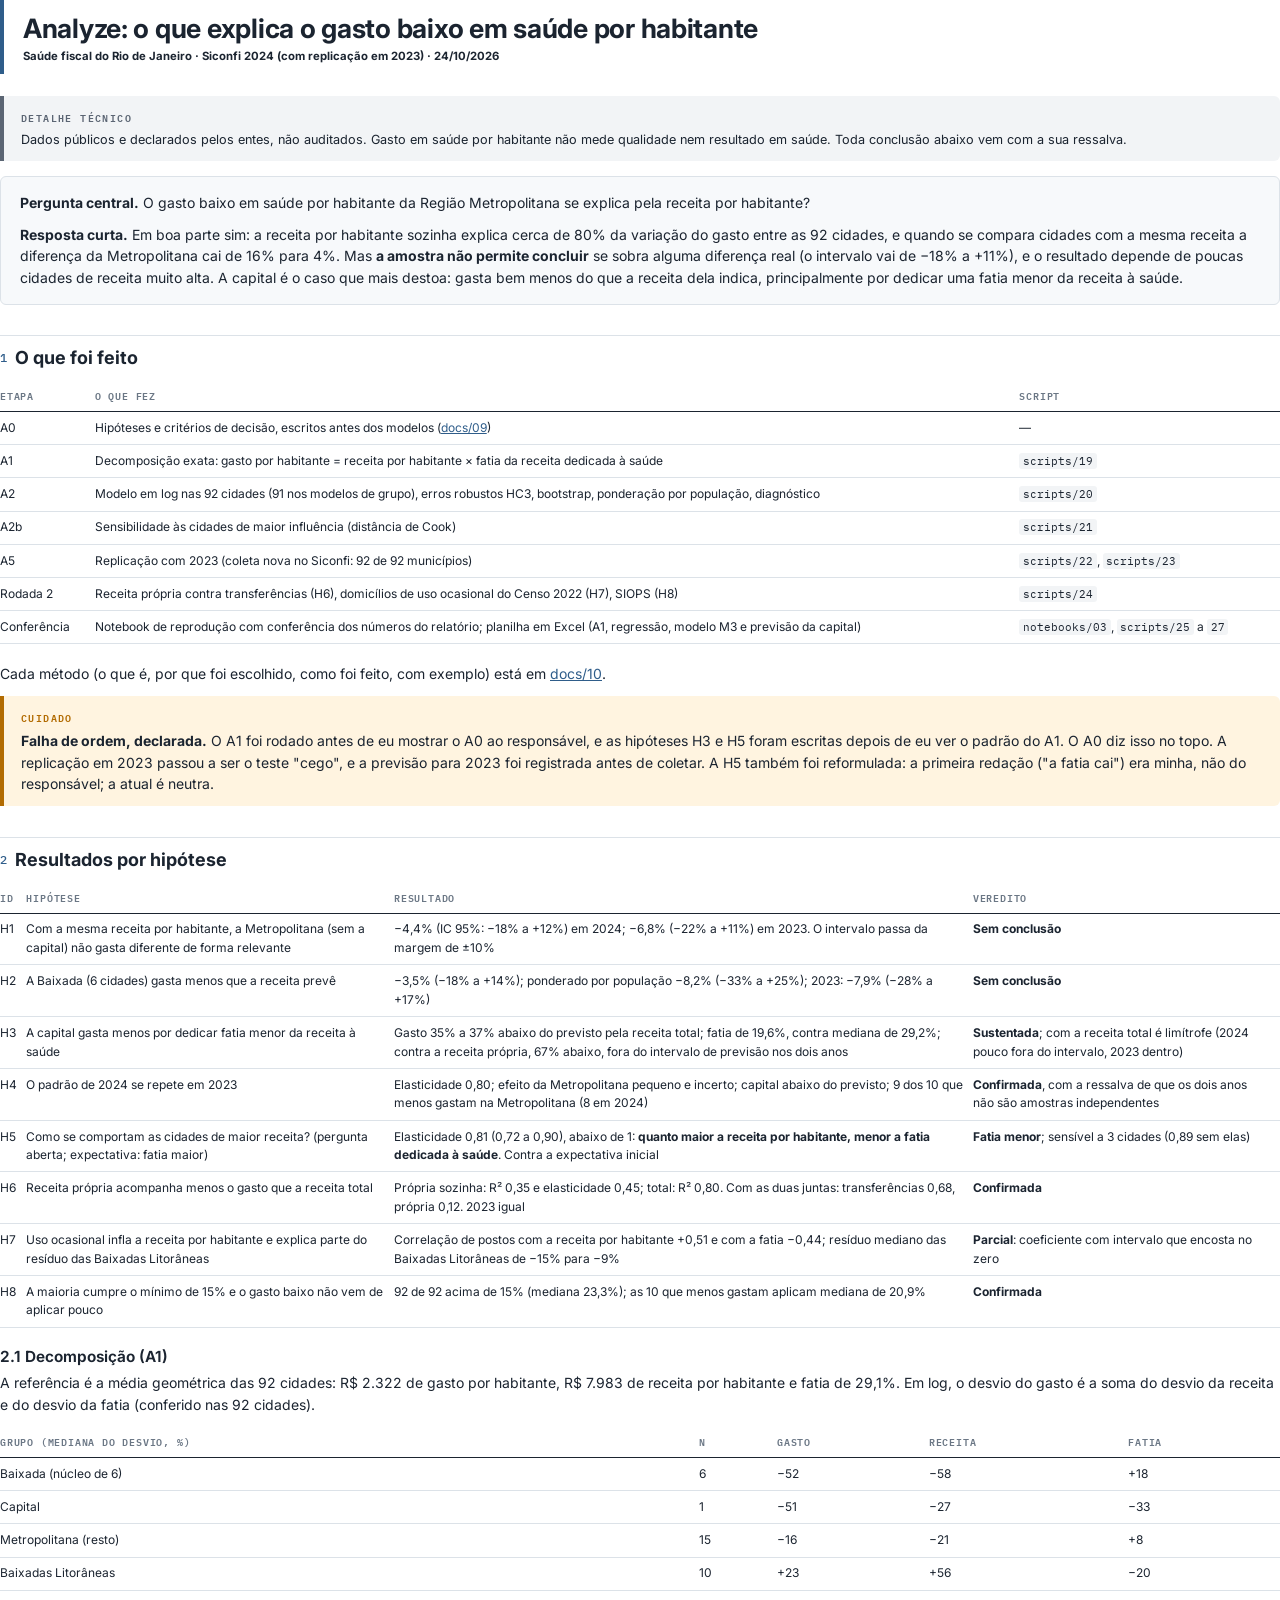
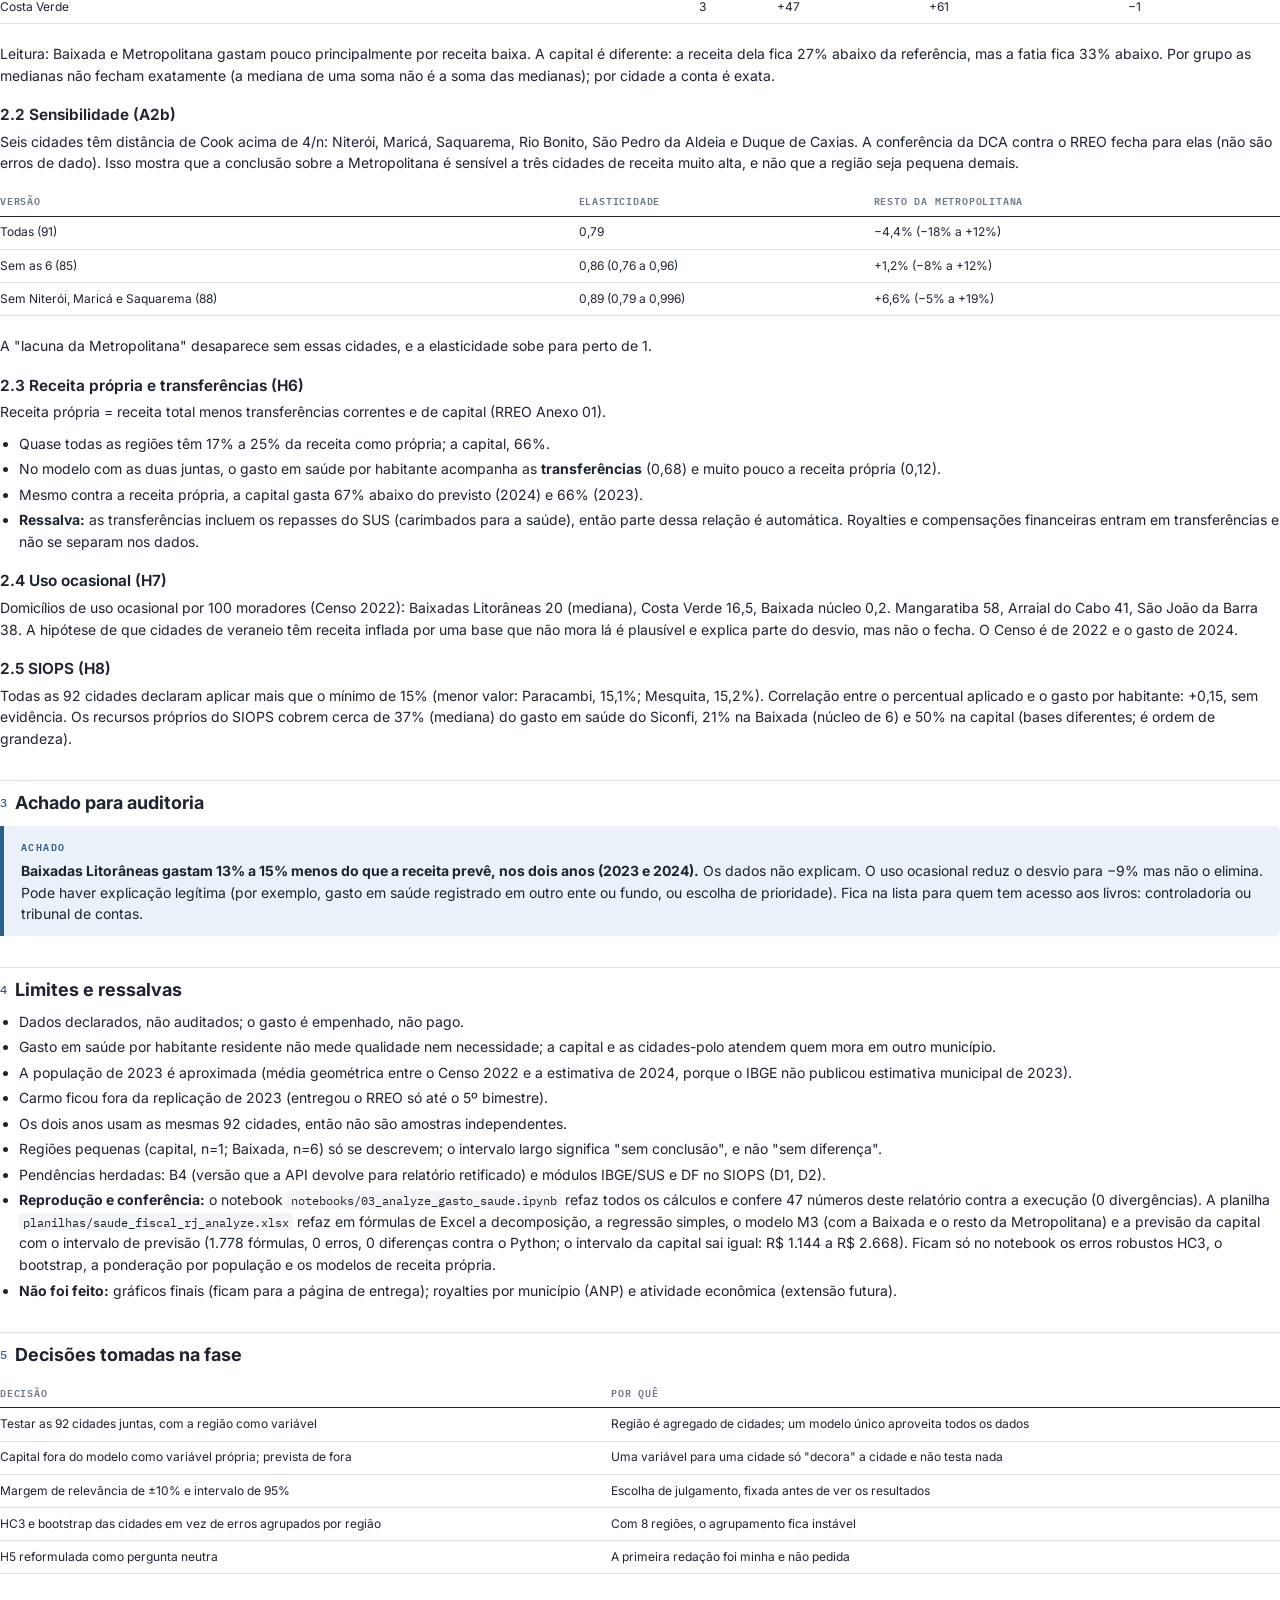
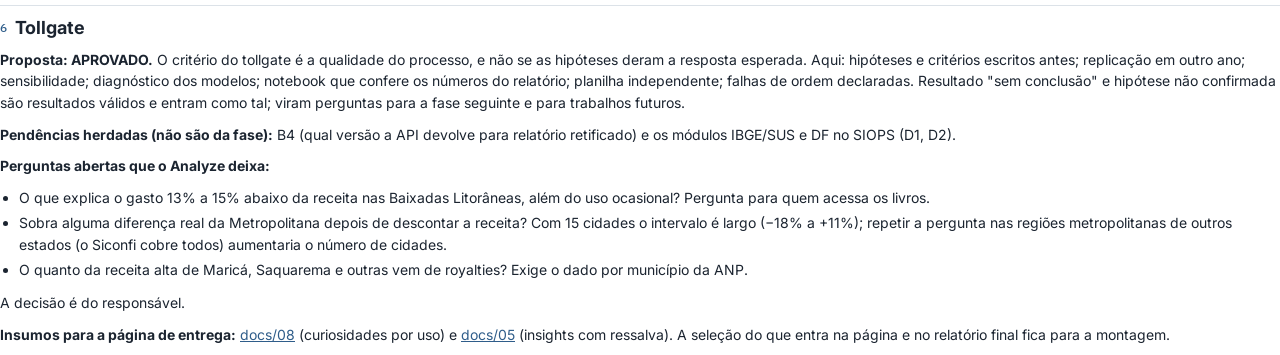
<file: fases/fase-3-analyze/relatorio.html>
<!doctype html><html lang="pt-BR"><head><meta charset="utf-8">
<link href="https://fonts.googleapis.com/css2?family=Inter:wght@400;500;600;650;700&family=IBM+Plex+Mono:wght@500;600&display=swap" rel="stylesheet">
<style>/* Estilo dos relatórios de fase — metodo-dmaic.
   Usado por gerar_pdf.py. O destaque (--acc) pode ser trocado por projeto. */
:root{
  --acc:#2F5D8A; --acc-soft:#E8EFF6;
  --ink:#1B2430; --ink-2:#44505E; --muted:#6B7785; --line:#DCE2E8; --paper:#FFFFFF;
  --ach:#2F5D8A;  --ach-bg:#EAF1F8;   /* achado */
  --dec:#2E7D5B;  --dec-bg:#E9F5EF;   /* decisão */
  --tec:#5B6573;  --tec-bg:#F2F4F6;   /* detalhe técnico */
  --cui:#B26B00;  --cui-bg:#FFF4E0;   /* cuidado / limitação */
  --fal:#B3261E;  --fal-bg:#FCEBEA;   /* falha */
}
@page{ size:A4; margin:18mm 17mm 20mm }   /* rodapé com projeto e página: gerar_pdf.py */
*{ box-sizing:border-box }
html{ -webkit-print-color-adjust:exact; print-color-adjust:exact }
body{ margin:0; background:var(--paper); color:var(--ink);
  font:10.5pt/1.55 "Inter","Segoe UI",system-ui,sans-serif; hyphens:auto }

/* cabeçalho */
.cab{ border-left:4px solid var(--acc); padding:2mm 0 2mm 5mm; margin-bottom:6mm }
.cab .fase{ font:600 8pt "IBM Plex Mono",monospace; letter-spacing:.14em; text-transform:uppercase; color:var(--acc) }
.cab .meta{ font-size:8.5pt; color:var(--muted); margin-top:1mm }
h1{ font:700 20pt/1.18 "Inter",sans-serif; letter-spacing:-.01em; margin:1.5mm 0 0 }

/* títulos-mensagem */
h2{ font:700 13.5pt/1.25 "Inter",sans-serif; margin:8mm 0 2.5mm; color:var(--ink);
  break-after:avoid; padding-top:3mm; border-top:1px solid var(--line) }
h2 .n{ font:500 9pt "IBM Plex Mono",monospace; color:var(--acc); margin-right:2mm; vertical-align:2px }
h3{ font:650 11.5pt/1.3 "Inter",sans-serif; margin:5mm 0 1.5mm; color:var(--ink); break-after:avoid }
p{ margin:0 0 2.6mm }
strong{ color:var(--ink) }
a{ color:var(--acc) }
code{ font:.88em "IBM Plex Mono",monospace; background:var(--tec-bg); padding:.1em .35em; border-radius:3px }

/* número em destaque */
.numero{ display:flex; align-items:baseline; gap:4mm; background:var(--acc-soft);
  border-radius:6px; padding:4mm 5mm; margin:3mm 0 5mm; break-inside:avoid }
.numero b{ font:700 30pt/1 "Inter",sans-serif; color:var(--acc); letter-spacing:-.02em; white-space:nowrap }
.numero span{ font-size:10.5pt; color:var(--ink-2); line-height:1.4 }
.numeros{ display:grid; grid-template-columns:repeat(auto-fit,minmax(40mm,1fr)); gap:3mm; margin:3mm 0 5mm }
.numeros .numero{ display:block; margin:0 }
.numeros .numero b{ display:block; font-size:20pt; margin-bottom:1.5mm }

/* resumo */
.resumo{ background:#F7F9FB; border:1px solid var(--line); border-radius:6px; padding:4mm 5mm; margin:0 0 5mm }
.resumo p:last-child{ margin:0 }

/* caixas (a partir de > [!TIPO] no markdown) */
.caixa{ border-left:4px solid; border-radius:0 6px 6px 0; padding:3mm 4.5mm; margin:3mm 0 4mm; break-inside:avoid }
.caixa .rot{ font:600 7.5pt "IBM Plex Mono",monospace; letter-spacing:.14em; text-transform:uppercase; margin-bottom:1.2mm }
.caixa p:last-child{ margin-bottom:0 }
.caixa.achado{ border-color:var(--ach); background:var(--ach-bg) } .caixa.achado .rot{ color:var(--ach) }
.caixa.decisao{ border-color:var(--dec); background:var(--dec-bg) } .caixa.decisao .rot{ color:var(--dec) }
.caixa.tecnico{ border-color:var(--tec); background:var(--tec-bg); font-size:9.5pt } .caixa.tecnico .rot{ color:var(--tec) }
.caixa.cuidado{ border-color:var(--cui); background:var(--cui-bg) } .caixa.cuidado .rot{ color:var(--cui) }
.caixa.falha{ border-color:var(--fal); background:var(--fal-bg) } .caixa.falha .rot{ color:var(--fal) }

/* figuras */
figure,p>img:only-child{ margin:3mm 0 5mm; break-inside:avoid }
img{ max-width:100%; height:auto; display:block; margin:0 auto; border-radius:4px }
figcaption,.legenda{ font-size:9pt; color:var(--muted); margin-top:1.5mm; text-align:left }

/* tabelas */
table{ width:100%; border-collapse:collapse; margin:2mm 0 5mm; font-size:9pt; break-inside:auto }
thead{ display:table-header-group }
tr{ break-inside:avoid }
th{ text-align:left; font:600 7.5pt "IBM Plex Mono",monospace; letter-spacing:.08em; text-transform:uppercase;
  color:var(--muted); border-bottom:1.5px solid var(--ink); padding:1.8mm 2.5mm 1.8mm 0 }
td{ border-bottom:1px solid var(--line); padding:1.8mm 2.5mm 1.8mm 0; vertical-align:top }

/* veredito do tollgate */
.ok,.ressalva,.falha-t{ font:600 7.5pt "IBM Plex Mono",monospace; padding:.6mm 2mm; border-radius:20px; white-space:nowrap }
.ok{ background:var(--dec-bg); color:var(--dec) }
.ressalva{ background:var(--cui-bg); color:var(--cui) }
.falha-t{ background:var(--fal-bg); color:var(--fal) }

/* bastidores: menor, no fim */
.bastidores{ font-size:9pt; color:var(--ink-2) }
ul,ol{ margin:0 0 3mm; padding-left:5mm } li{ margin-bottom:1mm }
blockquote{ margin:3mm 0; padding-left:4mm; border-left:3px solid var(--line); color:var(--ink-2) }
</style></head><body>
<header class="cab"><div class="fase"></div><h1>Analyze: o que explica o gasto baixo em saúde por habitante</h1><div class="meta"><strong>Saúde fiscal do Rio de Janeiro · Siconfi 2024 (com replicação em 2023) · 24/10/2026</strong></div></header>
<div class="caixa tecnico">
<div class="rot">Detalhe técnico</div>
<p>Dados públicos e declarados pelos entes, não auditados. Gasto em saúde por habitante não mede qualidade nem resultado em saúde. Toda conclusão abaixo vem com a sua ressalva.</p>
</div>
<div class="resumo">
<p><strong>Pergunta central.</strong> O gasto baixo em saúde por habitante da Região Metropolitana se explica pela receita por habitante?</p>
<p><strong>Resposta curta.</strong> Em boa parte sim: a receita por habitante sozinha explica cerca de 80% da variação do gasto entre as 92 cidades, e quando se compara cidades com a mesma receita a diferença da Metropolitana cai de 16% para 4%. Mas <strong>a amostra não permite concluir</strong> se sobra alguma diferença real (o intervalo vai de −18% a +11%), e o resultado depende de poucas cidades de receita muito alta. A capital é o caso que mais destoa: gasta bem menos do que a receita dela indica, principalmente por dedicar uma fatia menor da receita à saúde.</p>
</div>
<h2><span class="n">1</span>O que foi feito</h2>
<table>
<thead>
<tr>
<th>Etapa</th>
<th>O que fez</th>
<th>Script</th>
</tr>
</thead>
<tbody>
<tr>
<td>A0</td>
<td>Hipóteses e critérios de decisão, escritos antes dos modelos (<a href="../../docs/09-analyze-hipoteses.md">docs/09</a>)</td>
<td>—</td>
</tr>
<tr>
<td>A1</td>
<td>Decomposição exata: gasto por habitante = receita por habitante × fatia da receita dedicada à saúde</td>
<td><code>scripts/19</code></td>
</tr>
<tr>
<td>A2</td>
<td>Modelo em log nas 92 cidades (91 nos modelos de grupo), erros robustos HC3, bootstrap, ponderação por população, diagnóstico</td>
<td><code>scripts/20</code></td>
</tr>
<tr>
<td>A2b</td>
<td>Sensibilidade às cidades de maior influência (distância de Cook)</td>
<td><code>scripts/21</code></td>
</tr>
<tr>
<td>A5</td>
<td>Replicação com 2023 (coleta nova no Siconfi: 92 de 92 municípios)</td>
<td><code>scripts/22</code>, <code>scripts/23</code></td>
</tr>
<tr>
<td>Rodada 2</td>
<td>Receita própria contra transferências (H6), domicílios de uso ocasional do Censo 2022 (H7), SIOPS (H8)</td>
<td><code>scripts/24</code></td>
</tr>
<tr>
<td>Conferência</td>
<td>Notebook de reprodução com conferência dos números do relatório; planilha em Excel (A1, regressão, modelo M3 e previsão da capital)</td>
<td><code>notebooks/03</code>, <code>scripts/25</code> a <code>27</code></td>
</tr>
</tbody>
</table>
<p>Cada método (o que é, por que foi escolhido, como foi feito, com exemplo) está em <a href="../../docs/10-metodos-estatisticos.md">docs/10</a>.</p>
<div class="caixa cuidado">
<div class="rot">Cuidado</div>
<p><strong>Falha de ordem, declarada.</strong> O A1 foi rodado antes de eu mostrar o A0 ao responsável, e as hipóteses H3 e H5 foram escritas depois de eu ver o padrão do A1. O A0 diz isso no topo. A replicação em 2023 passou a ser o teste "cego", e a previsão para 2023 foi registrada antes de coletar. A H5 também foi reformulada: a primeira redação ("a fatia cai") era minha, não do responsável; a atual é neutra.</p>
</div>
<h2><span class="n">2</span>Resultados por hipótese</h2>
<table>
<thead>
<tr>
<th>Id</th>
<th>Hipótese</th>
<th>Resultado</th>
<th>Veredito</th>
</tr>
</thead>
<tbody>
<tr>
<td>H1</td>
<td>Com a mesma receita por habitante, a Metropolitana (sem a capital) não gasta diferente de forma relevante</td>
<td>−4,4% (IC 95%: −18% a +12%) em 2024; −6,8% (−22% a +11%) em 2023. O intervalo passa da margem de ±10%</td>
<td><strong>Sem conclusão</strong></td>
</tr>
<tr>
<td>H2</td>
<td>A Baixada (6 cidades) gasta menos que a receita prevê</td>
<td>−3,5% (−18% a +14%); ponderado por população −8,2% (−33% a +25%); 2023: −7,9% (−28% a +17%)</td>
<td><strong>Sem conclusão</strong></td>
</tr>
<tr>
<td>H3</td>
<td>A capital gasta menos por dedicar fatia menor da receita à saúde</td>
<td>Gasto 35% a 37% abaixo do previsto pela receita total; fatia de 19,6%, contra mediana de 29,2%; contra a receita própria, 67% abaixo, fora do intervalo de previsão nos dois anos</td>
<td><strong>Sustentada</strong>; com a receita total é limítrofe (2024 pouco fora do intervalo, 2023 dentro)</td>
</tr>
<tr>
<td>H4</td>
<td>O padrão de 2024 se repete em 2023</td>
<td>Elasticidade 0,80; efeito da Metropolitana pequeno e incerto; capital abaixo do previsto; 9 dos 10 que menos gastam na Metropolitana (8 em 2024)</td>
<td><strong>Confirmada</strong>, com a ressalva de que os dois anos não são amostras independentes</td>
</tr>
<tr>
<td>H5</td>
<td>Como se comportam as cidades de maior receita? (pergunta aberta; expectativa: fatia maior)</td>
<td>Elasticidade 0,81 (0,72 a 0,90), abaixo de 1: <strong>quanto maior a receita por habitante, menor a fatia dedicada à saúde</strong>. Contra a expectativa inicial</td>
<td><strong>Fatia menor</strong>; sensível a 3 cidades (0,89 sem elas)</td>
</tr>
<tr>
<td>H6</td>
<td>Receita própria acompanha menos o gasto que a receita total</td>
<td>Própria sozinha: R² 0,35 e elasticidade 0,45; total: R² 0,80. Com as duas juntas: transferências 0,68, própria 0,12. 2023 igual</td>
<td><strong>Confirmada</strong></td>
</tr>
<tr>
<td>H7</td>
<td>Uso ocasional infla a receita por habitante e explica parte do resíduo das Baixadas Litorâneas</td>
<td>Correlação de postos com a receita por habitante +0,51 e com a fatia −0,44; resíduo mediano das Baixadas Litorâneas de −15% para −9%</td>
<td><strong>Parcial</strong>: coeficiente com intervalo que encosta no zero</td>
</tr>
<tr>
<td>H8</td>
<td>A maioria cumpre o mínimo de 15% e o gasto baixo não vem de aplicar pouco</td>
<td>92 de 92 acima de 15% (mediana 23,3%); as 10 que menos gastam aplicam mediana de 20,9%</td>
<td><strong>Confirmada</strong></td>
</tr>
</tbody>
</table>
<h3>2.1 Decomposição (A1)</h3>
<p>A referência é a média geométrica das 92 cidades: R$ 2.322 de gasto por habitante, R$ 7.983 de receita por habitante e fatia de 29,1%. Em log, o desvio do gasto é a soma do desvio da receita e do desvio da fatia (conferido nas 92 cidades).</p>
<table>
<thead>
<tr>
<th>Grupo (mediana do desvio, %)</th>
<th>n</th>
<th>Gasto</th>
<th>Receita</th>
<th>Fatia</th>
</tr>
</thead>
<tbody>
<tr>
<td>Baixada (núcleo de 6)</td>
<td>6</td>
<td>−52</td>
<td>−58</td>
<td>+18</td>
</tr>
<tr>
<td>Capital</td>
<td>1</td>
<td>−51</td>
<td>−27</td>
<td>−33</td>
</tr>
<tr>
<td>Metropolitana (resto)</td>
<td>15</td>
<td>−16</td>
<td>−21</td>
<td>+8</td>
</tr>
<tr>
<td>Baixadas Litorâneas</td>
<td>10</td>
<td>+23</td>
<td>+56</td>
<td>−20</td>
</tr>
<tr>
<td>Costa Verde</td>
<td>3</td>
<td>+47</td>
<td>+61</td>
<td>−1</td>
</tr>
</tbody>
</table>
<p>Leitura: Baixada e Metropolitana gastam pouco principalmente por receita baixa. A capital é diferente: a receita dela fica 27% abaixo da referência, mas a fatia fica 33% abaixo. Por grupo as medianas não fecham exatamente (a mediana de uma soma não é a soma das medianas); por cidade a conta é exata.</p>
<h3>2.2 Sensibilidade (A2b)</h3>
<p>Seis cidades têm distância de Cook acima de 4/n: Niterói, Maricá, Saquarema, Rio Bonito, São Pedro da Aldeia e Duque de Caxias. A conferência da DCA contra o RREO fecha para elas (não são erros de dado). Isso mostra que a conclusão sobre a Metropolitana é sensível a três cidades de receita muito alta, e não que a região seja pequena demais.</p>
<table>
<thead>
<tr>
<th>Versão</th>
<th>Elasticidade</th>
<th>Resto da Metropolitana</th>
</tr>
</thead>
<tbody>
<tr>
<td>Todas (91)</td>
<td>0,79</td>
<td>−4,4% (−18% a +12%)</td>
</tr>
<tr>
<td>Sem as 6 (85)</td>
<td>0,86 (0,76 a 0,96)</td>
<td>+1,2% (−8% a +12%)</td>
</tr>
<tr>
<td>Sem Niterói, Maricá e Saquarema (88)</td>
<td>0,89 (0,79 a 0,996)</td>
<td>+6,6% (−5% a +19%)</td>
</tr>
</tbody>
</table>
<p>A "lacuna da Metropolitana" desaparece sem essas cidades, e a elasticidade sobe para perto de 1.</p>
<h3>2.3 Receita própria e transferências (H6)</h3>
<p>Receita própria = receita total menos transferências correntes e de capital (RREO Anexo 01).</p>
<ul>
<li>Quase todas as regiões têm 17% a 25% da receita como própria; a capital, 66%.</li>
<li>No modelo com as duas juntas, o gasto em saúde por habitante acompanha as <strong>transferências</strong> (0,68) e muito pouco a receita própria (0,12).</li>
<li>Mesmo contra a receita própria, a capital gasta 67% abaixo do previsto (2024) e 66% (2023).</li>
<li><strong>Ressalva:</strong> as transferências incluem os repasses do SUS (carimbados para a saúde), então parte dessa relação é automática. Royalties e compensações financeiras entram em transferências e não se separam nos dados.</li>
</ul>
<h3>2.4 Uso ocasional (H7)</h3>
<p>Domicílios de uso ocasional por 100 moradores (Censo 2022): Baixadas Litorâneas 20 (mediana), Costa Verde 16,5, Baixada núcleo 0,2. Mangaratiba 58, Arraial do Cabo 41, São João da Barra 38. A hipótese de que cidades de veraneio têm receita inflada por uma base que não mora lá é plausível e explica parte do desvio, mas não o fecha. O Censo é de 2022 e o gasto de 2024.</p>
<h3>2.5 SIOPS (H8)</h3>
<p>Todas as 92 cidades declaram aplicar mais que o mínimo de 15% (menor valor: Paracambi, 15,1%; Mesquita, 15,2%). Correlação entre o percentual aplicado e o gasto por habitante: +0,15, sem evidência. Os recursos próprios do SIOPS cobrem cerca de 37% (mediana) do gasto em saúde do Siconfi, 21% na Baixada (núcleo de 6) e 50% na capital (bases diferentes; é ordem de grandeza).</p>
<h2><span class="n">3</span>Achado para auditoria</h2>
<div class="caixa achado">
<div class="rot">Achado</div>
<p><strong>Baixadas Litorâneas gastam 13% a 15% menos do que a receita prevê, nos dois anos (2023 e 2024).</strong> Os dados não explicam. O uso ocasional reduz o desvio para −9% mas não o elimina. Pode haver explicação legítima (por exemplo, gasto em saúde registrado em outro ente ou fundo, ou escolha de prioridade). Fica na lista para quem tem acesso aos livros: controladoria ou tribunal de contas.</p>
</div>
<h2><span class="n">4</span>Limites e ressalvas</h2>
<ul>
<li>Dados declarados, não auditados; o gasto é empenhado, não pago.</li>
<li>Gasto em saúde por habitante residente não mede qualidade nem necessidade; a capital e as cidades-polo atendem quem mora em outro município.</li>
<li>A população de 2023 é aproximada (média geométrica entre o Censo 2022 e a estimativa de 2024, porque o IBGE não publicou estimativa municipal de 2023).</li>
<li>Carmo ficou fora da replicação de 2023 (entregou o RREO só até o 5º bimestre).</li>
<li>Os dois anos usam as mesmas 92 cidades, então não são amostras independentes.</li>
<li>Regiões pequenas (capital, n=1; Baixada, n=6) só se descrevem; o intervalo largo significa "sem conclusão", e não "sem diferença".</li>
<li>Pendências herdadas: B4 (versão que a API devolve para relatório retificado) e módulos IBGE/SUS e DF no SIOPS (D1, D2).</li>
<li><strong>Reprodução e conferência:</strong> o notebook <code>notebooks/03_analyze_gasto_saude.ipynb</code> refaz todos os cálculos e confere 47 números deste relatório contra a execução (0 divergências). A planilha <code>planilhas/saude_fiscal_rj_analyze.xlsx</code> refaz em fórmulas de Excel a decomposição, a regressão simples, o modelo M3 (com a Baixada e o resto da Metropolitana) e a previsão da capital com o intervalo de previsão (1.778 fórmulas, 0 erros, 0 diferenças contra o Python; o intervalo da capital sai igual: R$ 1.144 a R$ 2.668). Ficam só no notebook os erros robustos HC3, o bootstrap, a ponderação por população e os modelos de receita própria.</li>
<li><strong>Não foi feito:</strong> gráficos finais (ficam para a página de entrega); royalties por município (ANP) e atividade econômica (extensão futura).</li>
</ul>
<h2><span class="n">5</span>Decisões tomadas na fase</h2>
<table>
<thead>
<tr>
<th>Decisão</th>
<th>Por quê</th>
</tr>
</thead>
<tbody>
<tr>
<td>Testar as 92 cidades juntas, com a região como variável</td>
<td>Região é agregado de cidades; um modelo único aproveita todos os dados</td>
</tr>
<tr>
<td>Capital fora do modelo como variável própria; prevista de fora</td>
<td>Uma variável para uma cidade só "decora" a cidade e não testa nada</td>
</tr>
<tr>
<td>Margem de relevância de ±10% e intervalo de 95%</td>
<td>Escolha de julgamento, fixada antes de ver os resultados</td>
</tr>
<tr>
<td>HC3 e bootstrap das cidades em vez de erros agrupados por região</td>
<td>Com 8 regiões, o agrupamento fica instável</td>
</tr>
<tr>
<td>H5 reformulada como pergunta neutra</td>
<td>A primeira redação foi minha e não pedida</td>
</tr>
</tbody>
</table>
<h2><span class="n">6</span>Tollgate</h2>
<p><strong>Proposta: APROVADO.</strong> O critério do tollgate é a qualidade do processo, e não se as hipóteses deram a resposta esperada. Aqui: hipóteses e critérios escritos antes; replicação em outro ano; sensibilidade; diagnóstico dos modelos; notebook que confere os números do relatório; planilha independente; falhas de ordem declaradas. Resultado "sem conclusão" e hipótese não confirmada são resultados válidos e entram como tal; viram perguntas para a fase seguinte e para trabalhos futuros.</p>
<p><strong>Pendências herdadas (não são da fase):</strong> B4 (qual versão a API devolve para relatório retificado) e os módulos IBGE/SUS e DF no SIOPS (D1, D2).</p>
<p><strong>Perguntas abertas que o Analyze deixa:</strong></p>
<ul>
<li>O que explica o gasto 13% a 15% abaixo da receita nas Baixadas Litorâneas, além do uso ocasional? Pergunta para quem acessa os livros.</li>
<li>Sobra alguma diferença real da Metropolitana depois de descontar a receita? Com 15 cidades o intervalo é largo (−18% a +11%); repetir a pergunta nas regiões metropolitanas de outros estados (o Siconfi cobre todos) aumentaria o número de cidades.</li>
<li>O quanto da receita alta de Maricá, Saquarema e outras vem de royalties? Exige o dado por município da ANP.</li>
</ul>
<p>A decisão é do responsável.</p>
<p><strong>Insumos para a página de entrega:</strong> <a href="../../docs/08-banco-de-curiosidades.md">docs/08</a> (curiosidades por uso) e <a href="../../docs/05-insights-do-projeto.md">docs/05</a> (insights com ressalva). A seleção do que entra na página e no relatório final fica para a montagem.</p>
</body></html>
</file>
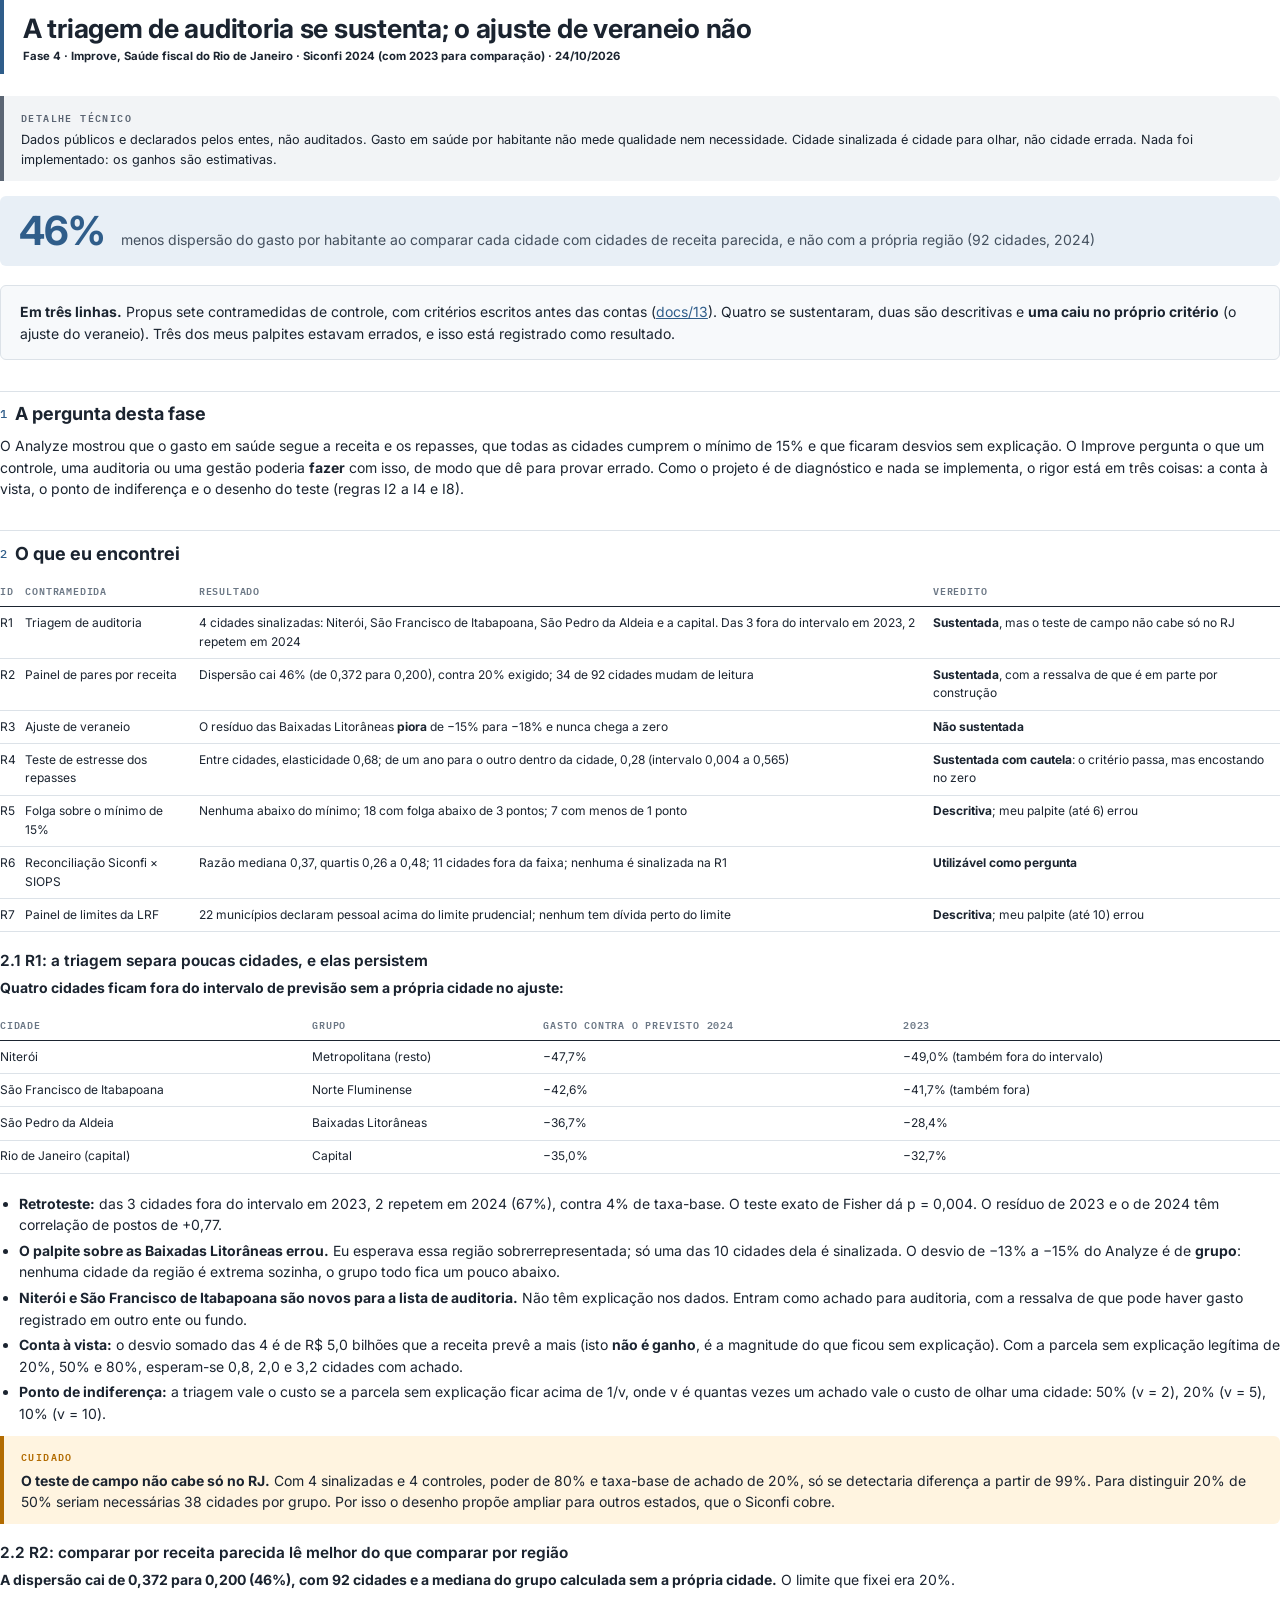
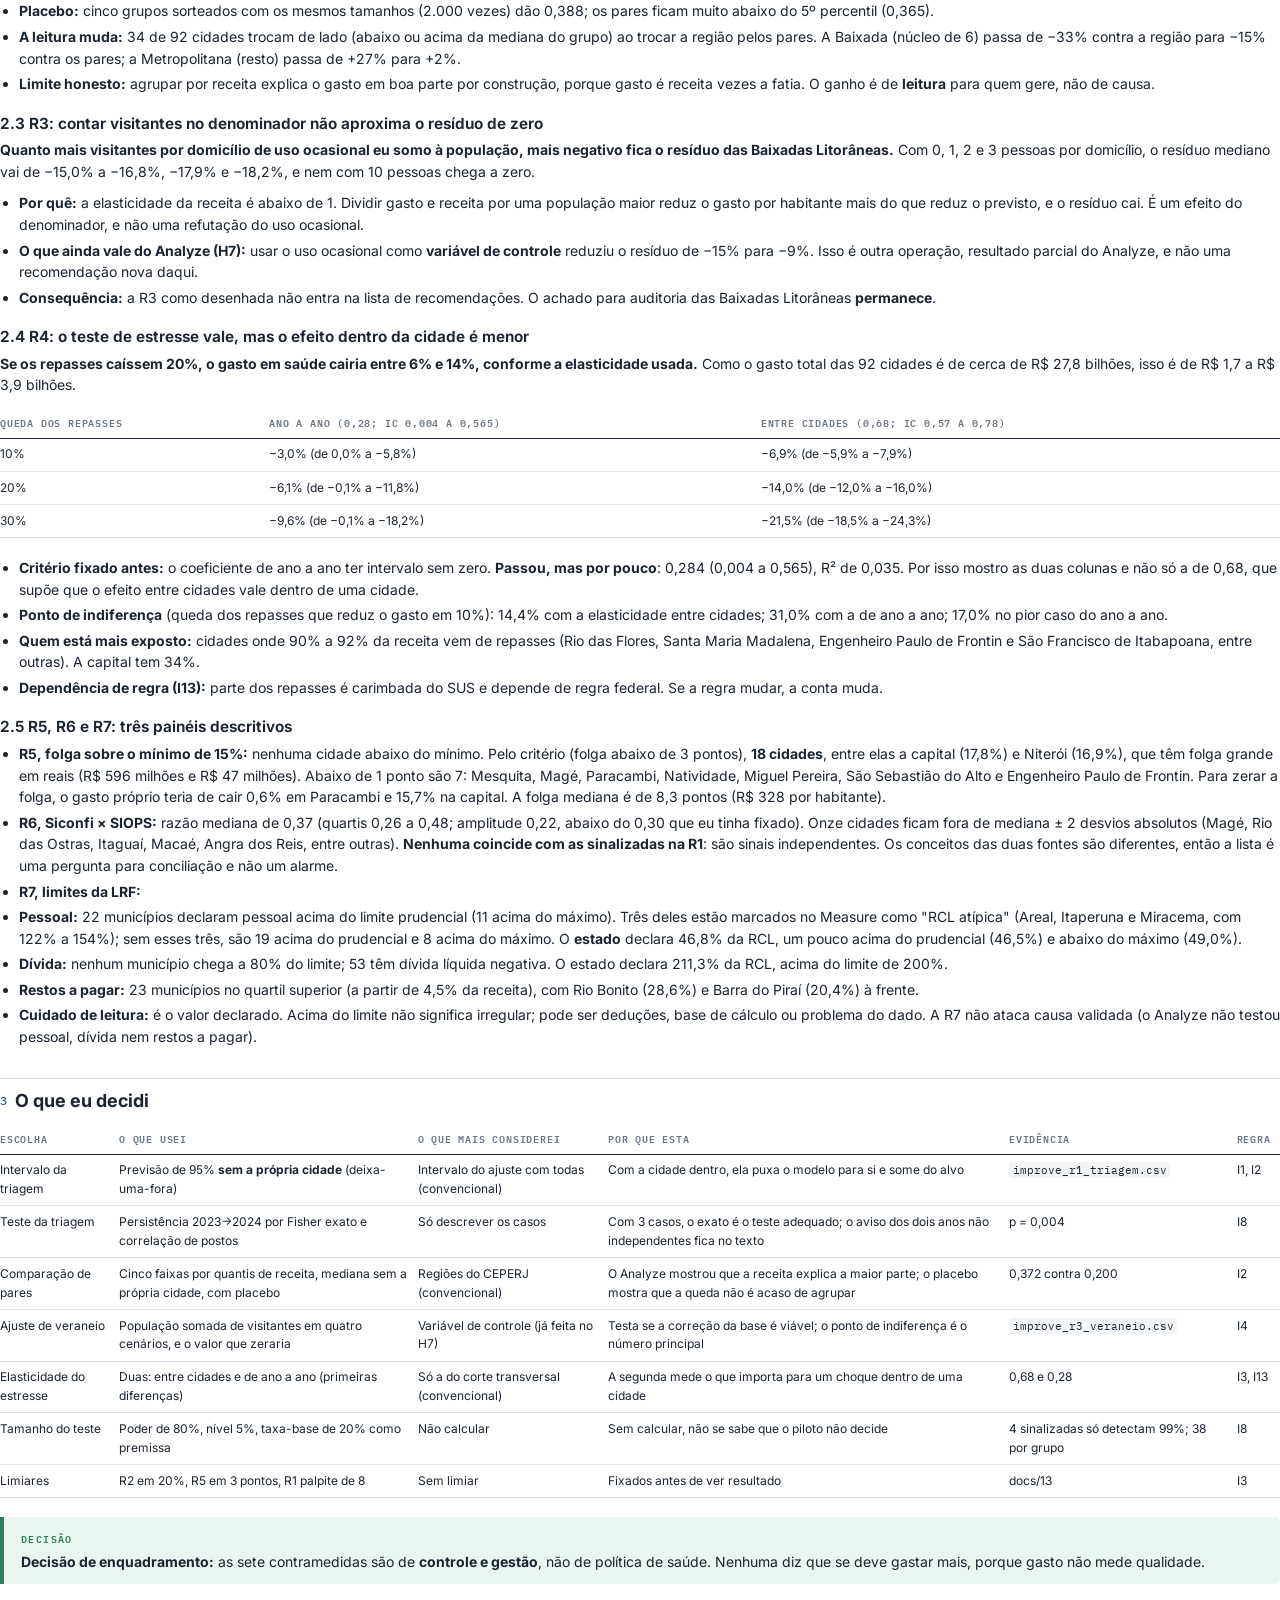
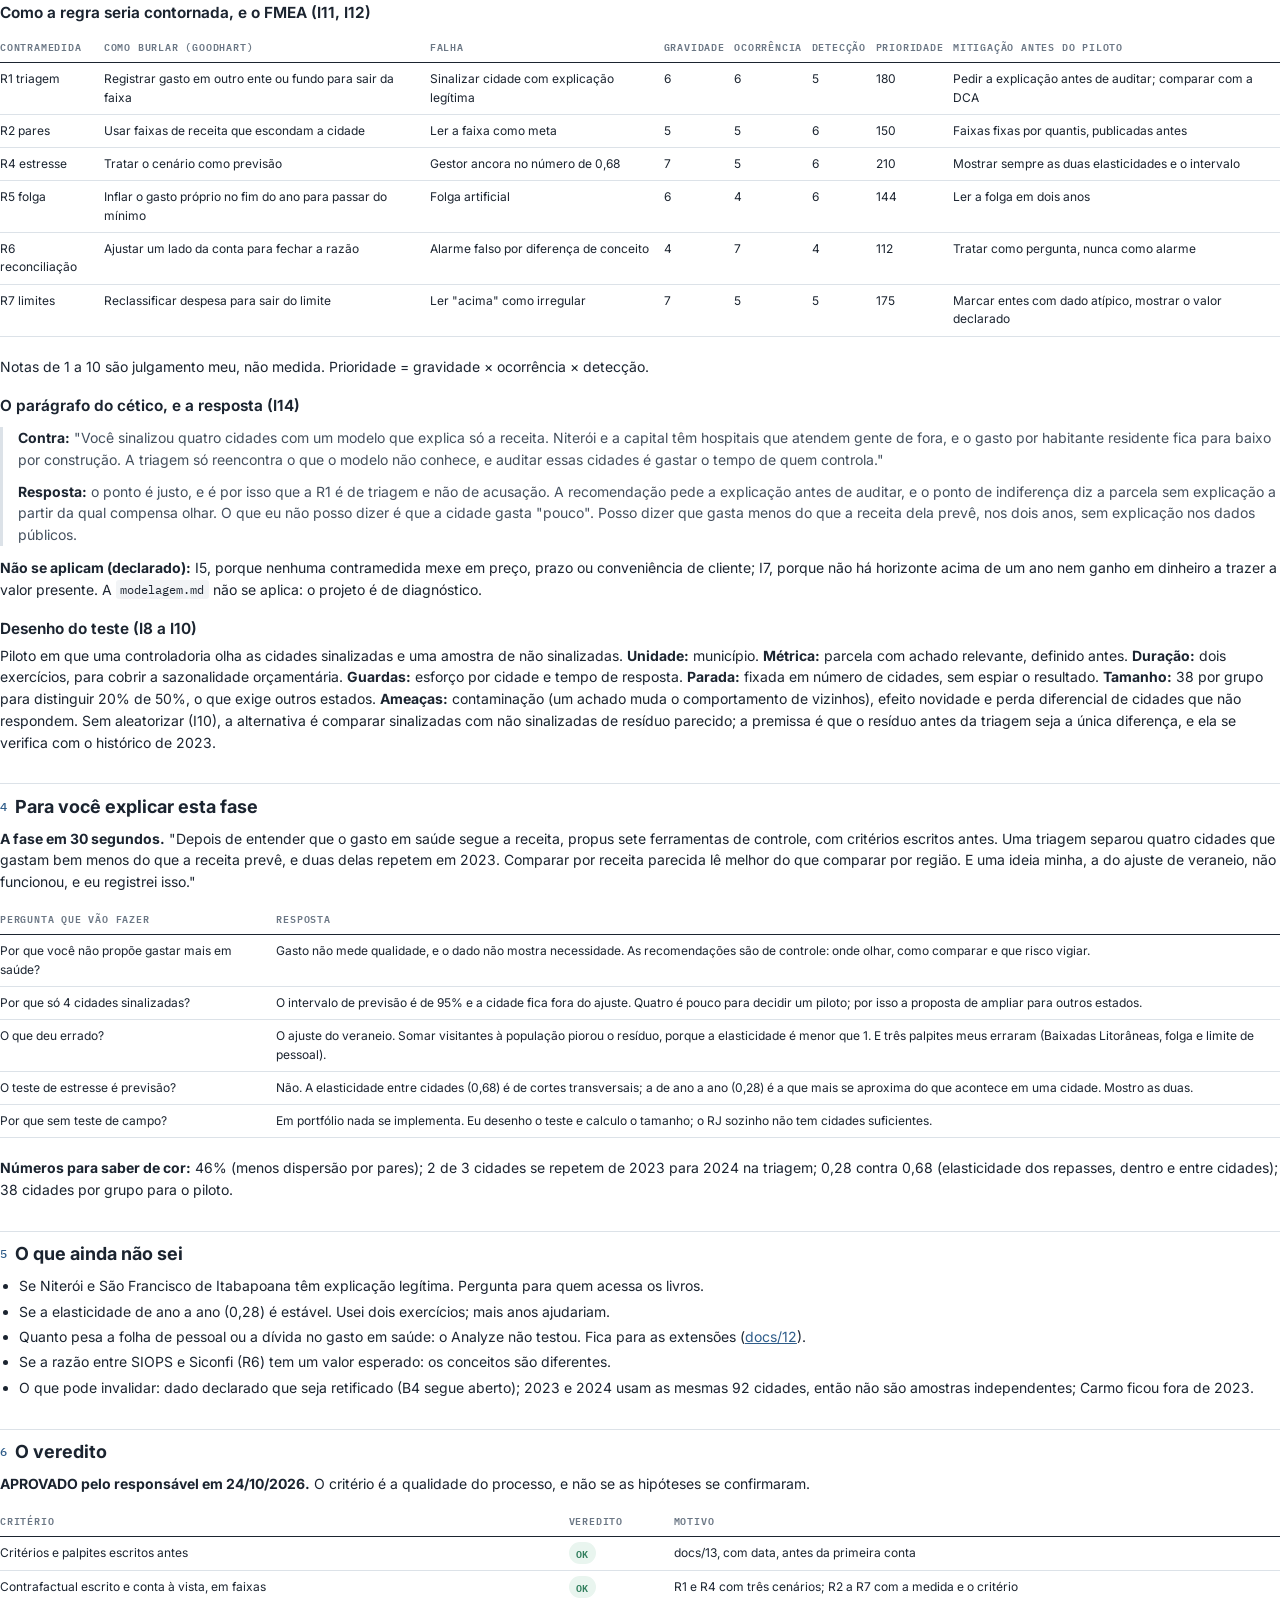
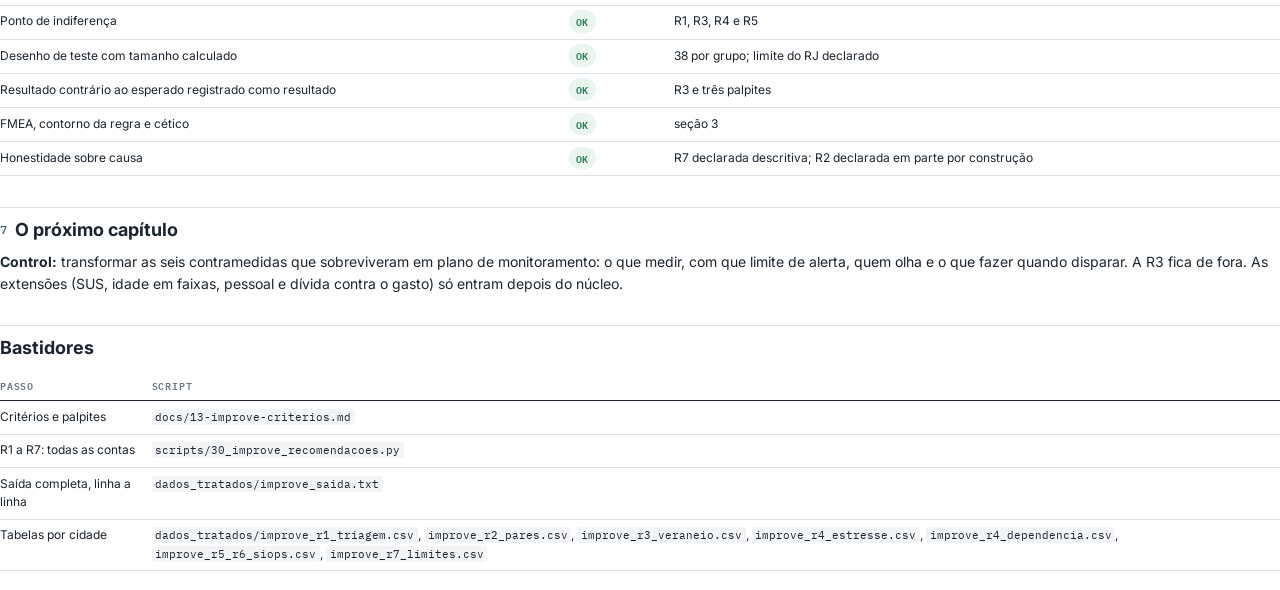
<file: fases/fase-4-improve/relatorio.html>
<!doctype html><html lang="pt-BR"><head><meta charset="utf-8">
<link href="https://fonts.googleapis.com/css2?family=Inter:wght@400;500;600;650;700&family=IBM+Plex+Mono:wght@500;600&display=swap" rel="stylesheet">
<style>/* Estilo dos relatórios de fase — metodo-dmaic.
   Usado por gerar_pdf.py. O destaque (--acc) pode ser trocado por projeto. */
:root{
  --acc:#2F5D8A; --acc-soft:#E8EFF6;
  --ink:#1B2430; --ink-2:#44505E; --muted:#6B7785; --line:#DCE2E8; --paper:#FFFFFF;
  --ach:#2F5D8A;  --ach-bg:#EAF1F8;   /* achado */
  --dec:#2E7D5B;  --dec-bg:#E9F5EF;   /* decisão */
  --tec:#5B6573;  --tec-bg:#F2F4F6;   /* detalhe técnico */
  --cui:#B26B00;  --cui-bg:#FFF4E0;   /* cuidado / limitação */
  --fal:#B3261E;  --fal-bg:#FCEBEA;   /* falha */
}
@page{ size:A4; margin:18mm 17mm 20mm }   /* rodapé com projeto e página: gerar_pdf.py */
*{ box-sizing:border-box }
html{ -webkit-print-color-adjust:exact; print-color-adjust:exact }
body{ margin:0; background:var(--paper); color:var(--ink);
  font:10.5pt/1.55 "Inter","Segoe UI",system-ui,sans-serif; hyphens:auto }

/* cabeçalho */
.cab{ border-left:4px solid var(--acc); padding:2mm 0 2mm 5mm; margin-bottom:6mm }
.cab .fase{ font:600 8pt "IBM Plex Mono",monospace; letter-spacing:.14em; text-transform:uppercase; color:var(--acc) }
.cab .meta{ font-size:8.5pt; color:var(--muted); margin-top:1mm }
h1{ font:700 20pt/1.18 "Inter",sans-serif; letter-spacing:-.01em; margin:1.5mm 0 0 }

/* títulos-mensagem */
h2{ font:700 13.5pt/1.25 "Inter",sans-serif; margin:8mm 0 2.5mm; color:var(--ink);
  break-after:avoid; padding-top:3mm; border-top:1px solid var(--line) }
h2 .n{ font:500 9pt "IBM Plex Mono",monospace; color:var(--acc); margin-right:2mm; vertical-align:2px }
h3{ font:650 11.5pt/1.3 "Inter",sans-serif; margin:5mm 0 1.5mm; color:var(--ink); break-after:avoid }
p{ margin:0 0 2.6mm }
strong{ color:var(--ink) }
a{ color:var(--acc) }
code{ font:.88em "IBM Plex Mono",monospace; background:var(--tec-bg); padding:.1em .35em; border-radius:3px }

/* número em destaque */
.numero{ display:flex; align-items:baseline; gap:4mm; background:var(--acc-soft);
  border-radius:6px; padding:4mm 5mm; margin:3mm 0 5mm; break-inside:avoid }
.numero b{ font:700 30pt/1 "Inter",sans-serif; color:var(--acc); letter-spacing:-.02em; white-space:nowrap }
.numero span{ font-size:10.5pt; color:var(--ink-2); line-height:1.4 }
.numeros{ display:grid; grid-template-columns:repeat(auto-fit,minmax(40mm,1fr)); gap:3mm; margin:3mm 0 5mm }
.numeros .numero{ display:block; margin:0 }
.numeros .numero b{ display:block; font-size:20pt; margin-bottom:1.5mm }

/* resumo */
.resumo{ background:#F7F9FB; border:1px solid var(--line); border-radius:6px; padding:4mm 5mm; margin:0 0 5mm }
.resumo p:last-child{ margin:0 }

/* caixas (a partir de > [!TIPO] no markdown) */
.caixa{ border-left:4px solid; border-radius:0 6px 6px 0; padding:3mm 4.5mm; margin:3mm 0 4mm; break-inside:avoid }
.caixa .rot{ font:600 7.5pt "IBM Plex Mono",monospace; letter-spacing:.14em; text-transform:uppercase; margin-bottom:1.2mm }
.caixa p:last-child{ margin-bottom:0 }
.caixa.achado{ border-color:var(--ach); background:var(--ach-bg) } .caixa.achado .rot{ color:var(--ach) }
.caixa.decisao{ border-color:var(--dec); background:var(--dec-bg) } .caixa.decisao .rot{ color:var(--dec) }
.caixa.tecnico{ border-color:var(--tec); background:var(--tec-bg); font-size:9.5pt } .caixa.tecnico .rot{ color:var(--tec) }
.caixa.cuidado{ border-color:var(--cui); background:var(--cui-bg) } .caixa.cuidado .rot{ color:var(--cui) }
.caixa.falha{ border-color:var(--fal); background:var(--fal-bg) } .caixa.falha .rot{ color:var(--fal) }

/* figuras */
figure,p>img:only-child{ margin:3mm 0 5mm; break-inside:avoid }
img{ max-width:100%; height:auto; display:block; margin:0 auto; border-radius:4px }
figcaption,.legenda{ font-size:9pt; color:var(--muted); margin-top:1.5mm; text-align:left }

/* tabelas */
table{ width:100%; border-collapse:collapse; margin:2mm 0 5mm; font-size:9pt; break-inside:auto }
thead{ display:table-header-group }
tr{ break-inside:avoid }
th{ text-align:left; font:600 7.5pt "IBM Plex Mono",monospace; letter-spacing:.08em; text-transform:uppercase;
  color:var(--muted); border-bottom:1.5px solid var(--ink); padding:1.8mm 2.5mm 1.8mm 0 }
td{ border-bottom:1px solid var(--line); padding:1.8mm 2.5mm 1.8mm 0; vertical-align:top }

/* veredito do tollgate */
.ok,.ressalva,.falha-t{ font:600 7.5pt "IBM Plex Mono",monospace; padding:.6mm 2mm; border-radius:20px; white-space:nowrap }
.ok{ background:var(--dec-bg); color:var(--dec) }
.ressalva{ background:var(--cui-bg); color:var(--cui) }
.falha-t{ background:var(--fal-bg); color:var(--fal) }

/* bastidores: menor, no fim */
.bastidores{ font-size:9pt; color:var(--ink-2) }
ul,ol{ margin:0 0 3mm; padding-left:5mm } li{ margin-bottom:1mm }
blockquote{ margin:3mm 0; padding-left:4mm; border-left:3px solid var(--line); color:var(--ink-2) }
</style></head><body>
<header class="cab"><div class="fase"></div><h1>A triagem de auditoria se sustenta; o ajuste de veraneio não</h1><div class="meta"><strong>Fase 4 · Improve, Saúde fiscal do Rio de Janeiro · Siconfi 2024 (com 2023 para comparação) · 24/10/2026</strong></div></header>
<div class="caixa tecnico">
<div class="rot">Detalhe técnico</div>
<p>Dados públicos e declarados pelos entes, não auditados. Gasto em saúde por habitante não mede qualidade nem necessidade. Cidade sinalizada é cidade para olhar, não cidade errada. Nada foi implementado: os ganhos são estimativas.</p>
</div>
<div class="numero"><b>46%</b><span>menos dispersão do gasto por habitante ao comparar cada cidade com cidades de receita parecida, e não com a própria região (92 cidades, 2024)</span></div>

<div class="resumo">
<p><strong>Em três linhas.</strong> Propus sete contramedidas de controle, com critérios escritos antes das contas (<a href="../../docs/13-improve-criterios.md">docs/13</a>). Quatro se sustentaram, duas são descritivas e <strong>uma caiu no próprio critério</strong> (o ajuste do veraneio). Três dos meus palpites estavam errados, e isso está registrado como resultado.</p>
</div>
<h2><span class="n">1</span>A pergunta desta fase</h2>
<p>O Analyze mostrou que o gasto em saúde segue a receita e os repasses, que todas as cidades cumprem o mínimo de 15% e que ficaram desvios sem explicação. O Improve pergunta o que um controle, uma auditoria ou uma gestão poderia <strong>fazer</strong> com isso, de modo que dê para provar errado. Como o projeto é de diagnóstico e nada se implementa, o rigor está em três coisas: a conta à vista, o ponto de indiferença e o desenho do teste (regras I2 a I4 e I8).</p>
<h2><span class="n">2</span>O que eu encontrei</h2>
<table>
<thead>
<tr>
<th>Id</th>
<th>Contramedida</th>
<th>Resultado</th>
<th>Veredito</th>
</tr>
</thead>
<tbody>
<tr>
<td>R1</td>
<td>Triagem de auditoria</td>
<td>4 cidades sinalizadas: Niterói, São Francisco de Itabapoana, São Pedro da Aldeia e a capital. Das 3 fora do intervalo em 2023, 2 repetem em 2024</td>
<td><strong>Sustentada</strong>, mas o teste de campo não cabe só no RJ</td>
</tr>
<tr>
<td>R2</td>
<td>Painel de pares por receita</td>
<td>Dispersão cai 46% (de 0,372 para 0,200), contra 20% exigido; 34 de 92 cidades mudam de leitura</td>
<td><strong>Sustentada</strong>, com a ressalva de que é em parte por construção</td>
</tr>
<tr>
<td>R3</td>
<td>Ajuste de veraneio</td>
<td>O resíduo das Baixadas Litorâneas <strong>piora</strong> de −15% para −18% e nunca chega a zero</td>
<td><strong>Não sustentada</strong></td>
</tr>
<tr>
<td>R4</td>
<td>Teste de estresse dos repasses</td>
<td>Entre cidades, elasticidade 0,68; de um ano para o outro dentro da cidade, 0,28 (intervalo 0,004 a 0,565)</td>
<td><strong>Sustentada com cautela</strong>: o critério passa, mas encostando no zero</td>
</tr>
<tr>
<td>R5</td>
<td>Folga sobre o mínimo de 15%</td>
<td>Nenhuma abaixo do mínimo; 18 com folga abaixo de 3 pontos; 7 com menos de 1 ponto</td>
<td><strong>Descritiva</strong>; meu palpite (até 6) errou</td>
</tr>
<tr>
<td>R6</td>
<td>Reconciliação Siconfi × SIOPS</td>
<td>Razão mediana 0,37, quartis 0,26 a 0,48; 11 cidades fora da faixa; nenhuma é sinalizada na R1</td>
<td><strong>Utilizável como pergunta</strong></td>
</tr>
<tr>
<td>R7</td>
<td>Painel de limites da LRF</td>
<td>22 municípios declaram pessoal acima do limite prudencial; nenhum tem dívida perto do limite</td>
<td><strong>Descritiva</strong>; meu palpite (até 10) errou</td>
</tr>
</tbody>
</table>
<h3>2.1 R1: a triagem separa poucas cidades, e elas persistem</h3>
<p><strong>Quatro cidades ficam fora do intervalo de previsão sem a própria cidade no ajuste:</strong></p>
<table>
<thead>
<tr>
<th>Cidade</th>
<th>Grupo</th>
<th>Gasto contra o previsto 2024</th>
<th>2023</th>
</tr>
</thead>
<tbody>
<tr>
<td>Niterói</td>
<td>Metropolitana (resto)</td>
<td>−47,7%</td>
<td>−49,0% (também fora do intervalo)</td>
</tr>
<tr>
<td>São Francisco de Itabapoana</td>
<td>Norte Fluminense</td>
<td>−42,6%</td>
<td>−41,7% (também fora)</td>
</tr>
<tr>
<td>São Pedro da Aldeia</td>
<td>Baixadas Litorâneas</td>
<td>−36,7%</td>
<td>−28,4%</td>
</tr>
<tr>
<td>Rio de Janeiro (capital)</td>
<td>Capital</td>
<td>−35,0%</td>
<td>−32,7%</td>
</tr>
</tbody>
</table>
<ul>
<li><strong>Retroteste:</strong> das 3 cidades fora do intervalo em 2023, 2 repetem em 2024 (67%), contra 4% de taxa-base. O teste exato de Fisher dá p = 0,004. O resíduo de 2023 e o de 2024 têm correlação de postos de +0,77.</li>
<li><strong>O palpite sobre as Baixadas Litorâneas errou.</strong> Eu esperava essa região sobrerrepresentada; só uma das 10 cidades dela é sinalizada. O desvio de −13% a −15% do Analyze é de <strong>grupo</strong>: nenhuma cidade da região é extrema sozinha, o grupo todo fica um pouco abaixo.</li>
<li><strong>Niterói e São Francisco de Itabapoana são novos para a lista de auditoria.</strong> Não têm explicação nos dados. Entram como achado para auditoria, com a ressalva de que pode haver gasto registrado em outro ente ou fundo.</li>
<li><strong>Conta à vista:</strong> o desvio somado das 4 é de R$ 5,0 bilhões que a receita prevê a mais (isto <strong>não é ganho</strong>, é a magnitude do que ficou sem explicação). Com a parcela sem explicação legítima de 20%, 50% e 80%, esperam-se 0,8, 2,0 e 3,2 cidades com achado.</li>
<li><strong>Ponto de indiferença:</strong> a triagem vale o custo se a parcela sem explicação ficar acima de 1/v, onde v é quantas vezes um achado vale o custo de olhar uma cidade: 50% (v = 2), 20% (v = 5), 10% (v = 10).</li>
</ul>
<div class="caixa cuidado">
<div class="rot">Cuidado</div>
<p><strong>O teste de campo não cabe só no RJ.</strong> Com 4 sinalizadas e 4 controles, poder de 80% e taxa-base de achado de 20%, só se detectaria diferença a partir de 99%. Para distinguir 20% de 50% seriam necessárias 38 cidades por grupo. Por isso o desenho propõe ampliar para outros estados, que o Siconfi cobre.</p>
</div>
<h3>2.2 R2: comparar por receita parecida lê melhor do que comparar por região</h3>
<p><strong>A dispersão cai de 0,372 para 0,200 (46%), com 92 cidades e a mediana do grupo calculada sem a própria cidade.</strong> O limite que fixei era 20%.</p>
<ul>
<li><strong>Placebo:</strong> cinco grupos sorteados com os mesmos tamanhos (2.000 vezes) dão 0,388; os pares ficam muito abaixo do 5º percentil (0,365).</li>
<li><strong>A leitura muda:</strong> 34 de 92 cidades trocam de lado (abaixo ou acima da mediana do grupo) ao trocar a região pelos pares. A Baixada (núcleo de 6) passa de −33% contra a região para −15% contra os pares; a Metropolitana (resto) passa de +27% para +2%.</li>
<li><strong>Limite honesto:</strong> agrupar por receita explica o gasto em boa parte por construção, porque gasto é receita vezes a fatia. O ganho é de <strong>leitura</strong> para quem gere, não de causa.</li>
</ul>
<h3>2.3 R3: contar visitantes no denominador não aproxima o resíduo de zero</h3>
<p><strong>Quanto mais visitantes por domicílio de uso ocasional eu somo à população, mais negativo fica o resíduo das Baixadas Litorâneas.</strong> Com 0, 1, 2 e 3 pessoas por domicílio, o resíduo mediano vai de −15,0% a −16,8%, −17,9% e −18,2%, e nem com 10 pessoas chega a zero.</p>
<ul>
<li><strong>Por quê:</strong> a elasticidade da receita é abaixo de 1. Dividir gasto e receita por uma população maior reduz o gasto por habitante mais do que reduz o previsto, e o resíduo cai. É um efeito do denominador, e não uma refutação do uso ocasional.</li>
<li><strong>O que ainda vale do Analyze (H7):</strong> usar o uso ocasional como <strong>variável de controle</strong> reduziu o resíduo de −15% para −9%. Isso é outra operação, resultado parcial do Analyze, e não uma recomendação nova daqui.</li>
<li><strong>Consequência:</strong> a R3 como desenhada não entra na lista de recomendações. O achado para auditoria das Baixadas Litorâneas <strong>permanece</strong>.</li>
</ul>
<h3>2.4 R4: o teste de estresse vale, mas o efeito dentro da cidade é menor</h3>
<p><strong>Se os repasses caíssem 20%, o gasto em saúde cairia entre 6% e 14%, conforme a elasticidade usada.</strong> Como o gasto total das 92 cidades é de cerca de R$ 27,8 bilhões, isso é de R$ 1,7 a R$ 3,9 bilhões.</p>
<table>
<thead>
<tr>
<th>Queda dos repasses</th>
<th>Ano a ano (0,28; IC 0,004 a 0,565)</th>
<th>Entre cidades (0,68; IC 0,57 a 0,78)</th>
</tr>
</thead>
<tbody>
<tr>
<td>10%</td>
<td>−3,0% (de 0,0% a −5,8%)</td>
<td>−6,9% (de −5,9% a −7,9%)</td>
</tr>
<tr>
<td>20%</td>
<td>−6,1% (de −0,1% a −11,8%)</td>
<td>−14,0% (de −12,0% a −16,0%)</td>
</tr>
<tr>
<td>30%</td>
<td>−9,6% (de −0,1% a −18,2%)</td>
<td>−21,5% (de −18,5% a −24,3%)</td>
</tr>
</tbody>
</table>
<ul>
<li><strong>Critério fixado antes:</strong> o coeficiente de ano a ano ter intervalo sem zero. <strong>Passou, mas por pouco</strong>: 0,284 (0,004 a 0,565), R² de 0,035. Por isso mostro as duas colunas e não só a de 0,68, que supõe que o efeito entre cidades vale dentro de uma cidade.</li>
<li><strong>Ponto de indiferença</strong> (queda dos repasses que reduz o gasto em 10%): 14,4% com a elasticidade entre cidades; 31,0% com a de ano a ano; 17,0% no pior caso do ano a ano.</li>
<li><strong>Quem está mais exposto:</strong> cidades onde 90% a 92% da receita vem de repasses (Rio das Flores, Santa Maria Madalena, Engenheiro Paulo de Frontin e São Francisco de Itabapoana, entre outras). A capital tem 34%.</li>
<li><strong>Dependência de regra (I13):</strong> parte dos repasses é carimbada do SUS e depende de regra federal. Se a regra mudar, a conta muda.</li>
</ul>
<h3>2.5 R5, R6 e R7: três painéis descritivos</h3>
<ul>
<li><strong>R5, folga sobre o mínimo de 15%:</strong> nenhuma cidade abaixo do mínimo. Pelo critério (folga abaixo de 3 pontos), <strong>18 cidades</strong>, entre elas a capital (17,8%) e Niterói (16,9%), que têm folga grande em reais (R$ 596 milhões e R$ 47 milhões). Abaixo de 1 ponto são 7: Mesquita, Magé, Paracambi, Natividade, Miguel Pereira, São Sebastião do Alto e Engenheiro Paulo de Frontin. Para zerar a folga, o gasto próprio teria de cair 0,6% em Paracambi e 15,7% na capital. A folga mediana é de 8,3 pontos (R$ 328 por habitante).</li>
<li><strong>R6, Siconfi × SIOPS:</strong> razão mediana de 0,37 (quartis 0,26 a 0,48; amplitude 0,22, abaixo do 0,30 que eu tinha fixado). Onze cidades ficam fora de mediana ± 2 desvios absolutos (Magé, Rio das Ostras, Itaguaí, Macaé, Angra dos Reis, entre outras). <strong>Nenhuma coincide com as sinalizadas na R1</strong>: são sinais independentes. Os conceitos das duas fontes são diferentes, então a lista é uma pergunta para conciliação e não um alarme.</li>
<li><strong>R7, limites da LRF:</strong></li>
<li><strong>Pessoal:</strong> 22 municípios declaram pessoal acima do limite prudencial (11 acima do máximo). Três deles estão marcados no Measure como "RCL atípica" (Areal, Itaperuna e Miracema, com 122% a 154%); sem esses três, são 19 acima do prudencial e 8 acima do máximo. O <strong>estado</strong> declara 46,8% da RCL, um pouco acima do prudencial (46,5%) e abaixo do máximo (49,0%).</li>
<li><strong>Dívida:</strong> nenhum município chega a 80% do limite; 53 têm dívida líquida negativa. O estado declara 211,3% da RCL, acima do limite de 200%.</li>
<li><strong>Restos a pagar:</strong> 23 municípios no quartil superior (a partir de 4,5% da receita), com Rio Bonito (28,6%) e Barra do Piraí (20,4%) à frente.</li>
<li><strong>Cuidado de leitura:</strong> é o valor declarado. Acima do limite não significa irregular; pode ser deduções, base de cálculo ou problema do dado. A R7 não ataca causa validada (o Analyze não testou pessoal, dívida nem restos a pagar).</li>
</ul>
<h2><span class="n">3</span>O que eu decidi</h2>
<table>
<thead>
<tr>
<th>Escolha</th>
<th>O que usei</th>
<th>O que mais considerei</th>
<th>Por que esta</th>
<th>Evidência</th>
<th>Regra</th>
</tr>
</thead>
<tbody>
<tr>
<td>Intervalo da triagem</td>
<td>Previsão de 95% <strong>sem a própria cidade</strong> (deixa-uma-fora)</td>
<td>Intervalo do ajuste com todas (convencional)</td>
<td>Com a cidade dentro, ela puxa o modelo para si e some do alvo</td>
<td><code>improve_r1_triagem.csv</code></td>
<td>I1, I2</td>
</tr>
<tr>
<td>Teste da triagem</td>
<td>Persistência 2023→2024 por Fisher exato e correlação de postos</td>
<td>Só descrever os casos</td>
<td>Com 3 casos, o exato é o teste adequado; o aviso dos dois anos não independentes fica no texto</td>
<td>p = 0,004</td>
<td>I8</td>
</tr>
<tr>
<td>Comparação de pares</td>
<td>Cinco faixas por quantis de receita, mediana sem a própria cidade, com placebo</td>
<td>Regiões do CEPERJ (convencional)</td>
<td>O Analyze mostrou que a receita explica a maior parte; o placebo mostra que a queda não é acaso de agrupar</td>
<td>0,372 contra 0,200</td>
<td>I2</td>
</tr>
<tr>
<td>Ajuste de veraneio</td>
<td>População somada de visitantes em quatro cenários, e o valor que zeraria</td>
<td>Variável de controle (já feita no H7)</td>
<td>Testa se a correção da base é viável; o ponto de indiferença é o número principal</td>
<td><code>improve_r3_veraneio.csv</code></td>
<td>I4</td>
</tr>
<tr>
<td>Elasticidade do estresse</td>
<td>Duas: entre cidades e de ano a ano (primeiras diferenças)</td>
<td>Só a do corte transversal (convencional)</td>
<td>A segunda mede o que importa para um choque dentro de uma cidade</td>
<td>0,68 e 0,28</td>
<td>I3, I13</td>
</tr>
<tr>
<td>Tamanho do teste</td>
<td>Poder de 80%, nível 5%, taxa-base de 20% como premissa</td>
<td>Não calcular</td>
<td>Sem calcular, não se sabe que o piloto não decide</td>
<td>4 sinalizadas só detectam 99%; 38 por grupo</td>
<td>I8</td>
</tr>
<tr>
<td>Limiares</td>
<td>R2 em 20%, R5 em 3 pontos, R1 palpite de 8</td>
<td>Sem limiar</td>
<td>Fixados antes de ver resultado</td>
<td>docs/13</td>
<td>I3</td>
</tr>
</tbody>
</table>
<div class="caixa decisao">
<div class="rot">Decisão</div>
<p><strong>Decisão de enquadramento:</strong> as sete contramedidas são de <strong>controle e gestão</strong>, não de política de saúde. Nenhuma diz que se deve gastar mais, porque gasto não mede qualidade.</p>
</div>
<h3>Como a regra seria contornada, e o FMEA (I11, I12)</h3>
<table>
<thead>
<tr>
<th>Contramedida</th>
<th>Como burlar (Goodhart)</th>
<th>Falha</th>
<th>Gravidade</th>
<th>Ocorrência</th>
<th>Detecção</th>
<th>Prioridade</th>
<th>Mitigação antes do piloto</th>
</tr>
</thead>
<tbody>
<tr>
<td>R1 triagem</td>
<td>Registrar gasto em outro ente ou fundo para sair da faixa</td>
<td>Sinalizar cidade com explicação legítima</td>
<td>6</td>
<td>6</td>
<td>5</td>
<td>180</td>
<td>Pedir a explicação antes de auditar; comparar com a DCA</td>
</tr>
<tr>
<td>R2 pares</td>
<td>Usar faixas de receita que escondam a cidade</td>
<td>Ler a faixa como meta</td>
<td>5</td>
<td>5</td>
<td>6</td>
<td>150</td>
<td>Faixas fixas por quantis, publicadas antes</td>
</tr>
<tr>
<td>R4 estresse</td>
<td>Tratar o cenário como previsão</td>
<td>Gestor ancora no número de 0,68</td>
<td>7</td>
<td>5</td>
<td>6</td>
<td>210</td>
<td>Mostrar sempre as duas elasticidades e o intervalo</td>
</tr>
<tr>
<td>R5 folga</td>
<td>Inflar o gasto próprio no fim do ano para passar do mínimo</td>
<td>Folga artificial</td>
<td>6</td>
<td>4</td>
<td>6</td>
<td>144</td>
<td>Ler a folga em dois anos</td>
</tr>
<tr>
<td>R6 reconciliação</td>
<td>Ajustar um lado da conta para fechar a razão</td>
<td>Alarme falso por diferença de conceito</td>
<td>4</td>
<td>7</td>
<td>4</td>
<td>112</td>
<td>Tratar como pergunta, nunca como alarme</td>
</tr>
<tr>
<td>R7 limites</td>
<td>Reclassificar despesa para sair do limite</td>
<td>Ler "acima" como irregular</td>
<td>7</td>
<td>5</td>
<td>5</td>
<td>175</td>
<td>Marcar entes com dado atípico, mostrar o valor declarado</td>
</tr>
</tbody>
</table>
<p>Notas de 1 a 10 são julgamento meu, não medida. Prioridade = gravidade × ocorrência × detecção.</p>
<h3>O parágrafo do cético, e a resposta (I14)</h3>
<blockquote>
<p><strong>Contra:</strong> "Você sinalizou quatro cidades com um modelo que explica só a receita. Niterói e a capital têm hospitais que atendem gente de fora, e o gasto por habitante residente fica para baixo por construção. A triagem só reencontra o que o modelo não conhece, e auditar essas cidades é gastar o tempo de quem controla."</p>
<p><strong>Resposta:</strong> o ponto é justo, e é por isso que a R1 é de triagem e não de acusação. A recomendação pede a explicação antes de auditar, e o ponto de indiferença diz a parcela sem explicação a partir da qual compensa olhar. O que eu não posso dizer é que a cidade gasta "pouco". Posso dizer que gasta menos do que a receita dela prevê, nos dois anos, sem explicação nos dados públicos.</p>
</blockquote>
<p><strong>Não se aplicam (declarado):</strong> I5, porque nenhuma contramedida mexe em preço, prazo ou conveniência de cliente; I7, porque não há horizonte acima de um ano nem ganho em dinheiro a trazer a valor presente. A <code>modelagem.md</code> não se aplica: o projeto é de diagnóstico.</p>
<h3>Desenho do teste (I8 a I10)</h3>
<p>Piloto em que uma controladoria olha as cidades sinalizadas e uma amostra de não sinalizadas. <strong>Unidade:</strong> município. <strong>Métrica:</strong> parcela com achado relevante, definido antes. <strong>Duração:</strong> dois exercícios, para cobrir a sazonalidade orçamentária. <strong>Guardas:</strong> esforço por cidade e tempo de resposta. <strong>Parada:</strong> fixada em número de cidades, sem espiar o resultado. <strong>Tamanho:</strong> 38 por grupo para distinguir 20% de 50%, o que exige outros estados. <strong>Ameaças:</strong> contaminação (um achado muda o comportamento de vizinhos), efeito novidade e perda diferencial de cidades que não respondem. Sem aleatorizar (I10), a alternativa é comparar sinalizadas com não sinalizadas de resíduo parecido; a premissa é que o resíduo antes da triagem seja a única diferença, e ela se verifica com o histórico de 2023.</p>
<h2><span class="n">4</span>Para você explicar esta fase</h2>
<p><strong>A fase em 30 segundos.</strong> "Depois de entender que o gasto em saúde segue a receita, propus sete ferramentas de controle, com critérios escritos antes. Uma triagem separou quatro cidades que gastam bem menos do que a receita prevê, e duas delas repetem em 2023. Comparar por receita parecida lê melhor do que comparar por região. E uma ideia minha, a do ajuste de veraneio, não funcionou, e eu registrei isso."</p>
<table>
<thead>
<tr>
<th>Pergunta que vão fazer</th>
<th>Resposta</th>
</tr>
</thead>
<tbody>
<tr>
<td>Por que você não propõe gastar mais em saúde?</td>
<td>Gasto não mede qualidade, e o dado não mostra necessidade. As recomendações são de controle: onde olhar, como comparar e que risco vigiar.</td>
</tr>
<tr>
<td>Por que só 4 cidades sinalizadas?</td>
<td>O intervalo de previsão é de 95% e a cidade fica fora do ajuste. Quatro é pouco para decidir um piloto; por isso a proposta de ampliar para outros estados.</td>
</tr>
<tr>
<td>O que deu errado?</td>
<td>O ajuste do veraneio. Somar visitantes à população piorou o resíduo, porque a elasticidade é menor que 1. E três palpites meus erraram (Baixadas Litorâneas, folga e limite de pessoal).</td>
</tr>
<tr>
<td>O teste de estresse é previsão?</td>
<td>Não. A elasticidade entre cidades (0,68) é de cortes transversais; a de ano a ano (0,28) é a que mais se aproxima do que acontece em uma cidade. Mostro as duas.</td>
</tr>
<tr>
<td>Por que sem teste de campo?</td>
<td>Em portfólio nada se implementa. Eu desenho o teste e calculo o tamanho; o RJ sozinho não tem cidades suficientes.</td>
</tr>
</tbody>
</table>
<p><strong>Números para saber de cor:</strong> 46% (menos dispersão por pares); 2 de 3 cidades se repetem de 2023 para 2024 na triagem; 0,28 contra 0,68 (elasticidade dos repasses, dentro e entre cidades); 38 cidades por grupo para o piloto.</p>
<h2><span class="n">5</span>O que ainda não sei</h2>
<ul>
<li>Se Niterói e São Francisco de Itabapoana têm explicação legítima. Pergunta para quem acessa os livros.</li>
<li>Se a elasticidade de ano a ano (0,28) é estável. Usei dois exercícios; mais anos ajudariam.</li>
<li>Quanto pesa a folha de pessoal ou a dívida no gasto em saúde: o Analyze não testou. Fica para as extensões (<a href="../../docs/12-extensoes-depois-do-nucleo.md">docs/12</a>).</li>
<li>Se a razão entre SIOPS e Siconfi (R6) tem um valor esperado: os conceitos são diferentes.</li>
<li>O que pode invalidar: dado declarado que seja retificado (B4 segue aberto); 2023 e 2024 usam as mesmas 92 cidades, então não são amostras independentes; Carmo ficou fora de 2023.</li>
</ul>
<h2><span class="n">6</span>O veredito</h2>
<p><strong>APROVADO pelo responsável em 24/10/2026.</strong> O critério é a qualidade do processo, e não se as hipóteses se confirmaram.</p>
<table>
<thead>
<tr>
<th>Critério</th>
<th>Veredito</th>
<th>Motivo</th>
</tr>
</thead>
<tbody>
<tr>
<td>Critérios e palpites escritos antes</td>
<td><span class="ok">OK</span></td>
<td>docs/13, com data, antes da primeira conta</td>
</tr>
<tr>
<td>Contrafactual escrito e conta à vista, em faixas</td>
<td><span class="ok">OK</span></td>
<td>R1 e R4 com três cenários; R2 a R7 com a medida e o critério</td>
</tr>
<tr>
<td>Ponto de indiferença</td>
<td><span class="ok">OK</span></td>
<td>R1, R3, R4 e R5</td>
</tr>
<tr>
<td>Desenho de teste com tamanho calculado</td>
<td><span class="ok">OK</span></td>
<td>38 por grupo; limite do RJ declarado</td>
</tr>
<tr>
<td>Resultado contrário ao esperado registrado como resultado</td>
<td><span class="ok">OK</span></td>
<td>R3 e três palpites</td>
</tr>
<tr>
<td>FMEA, contorno da regra e cético</td>
<td><span class="ok">OK</span></td>
<td>seção 3</td>
</tr>
<tr>
<td>Honestidade sobre causa</td>
<td><span class="ok">OK</span></td>
<td>R7 declarada descritiva; R2 declarada em parte por construção</td>
</tr>
</tbody>
</table>
<h2><span class="n">7</span>O próximo capítulo</h2>
<p><strong>Control:</strong> transformar as seis contramedidas que sobreviveram em plano de monitoramento: o que medir, com que limite de alerta, quem olha e o que fazer quando disparar. A R3 fica de fora. As extensões (SUS, idade em faixas, pessoal e dívida contra o gasto) só entram depois do núcleo.</p>
<h2>Bastidores</h2>
<table>
<thead>
<tr>
<th>Passo</th>
<th>Script</th>
</tr>
</thead>
<tbody>
<tr>
<td>Critérios e palpites</td>
<td><code>docs/13-improve-criterios.md</code></td>
</tr>
<tr>
<td>R1 a R7: todas as contas</td>
<td><code>scripts/30_improve_recomendacoes.py</code></td>
</tr>
<tr>
<td>Saída completa, linha a linha</td>
<td><code>dados_tratados/improve_saida.txt</code></td>
</tr>
<tr>
<td>Tabelas por cidade</td>
<td><code>dados_tratados/improve_r1_triagem.csv</code>, <code>improve_r2_pares.csv</code>, <code>improve_r3_veraneio.csv</code>, <code>improve_r4_estresse.csv</code>, <code>improve_r4_dependencia.csv</code>, <code>improve_r5_r6_siops.csv</code>, <code>improve_r7_limites.csv</code></td>
</tr>
</tbody>
</table>
</body></html>
</file>
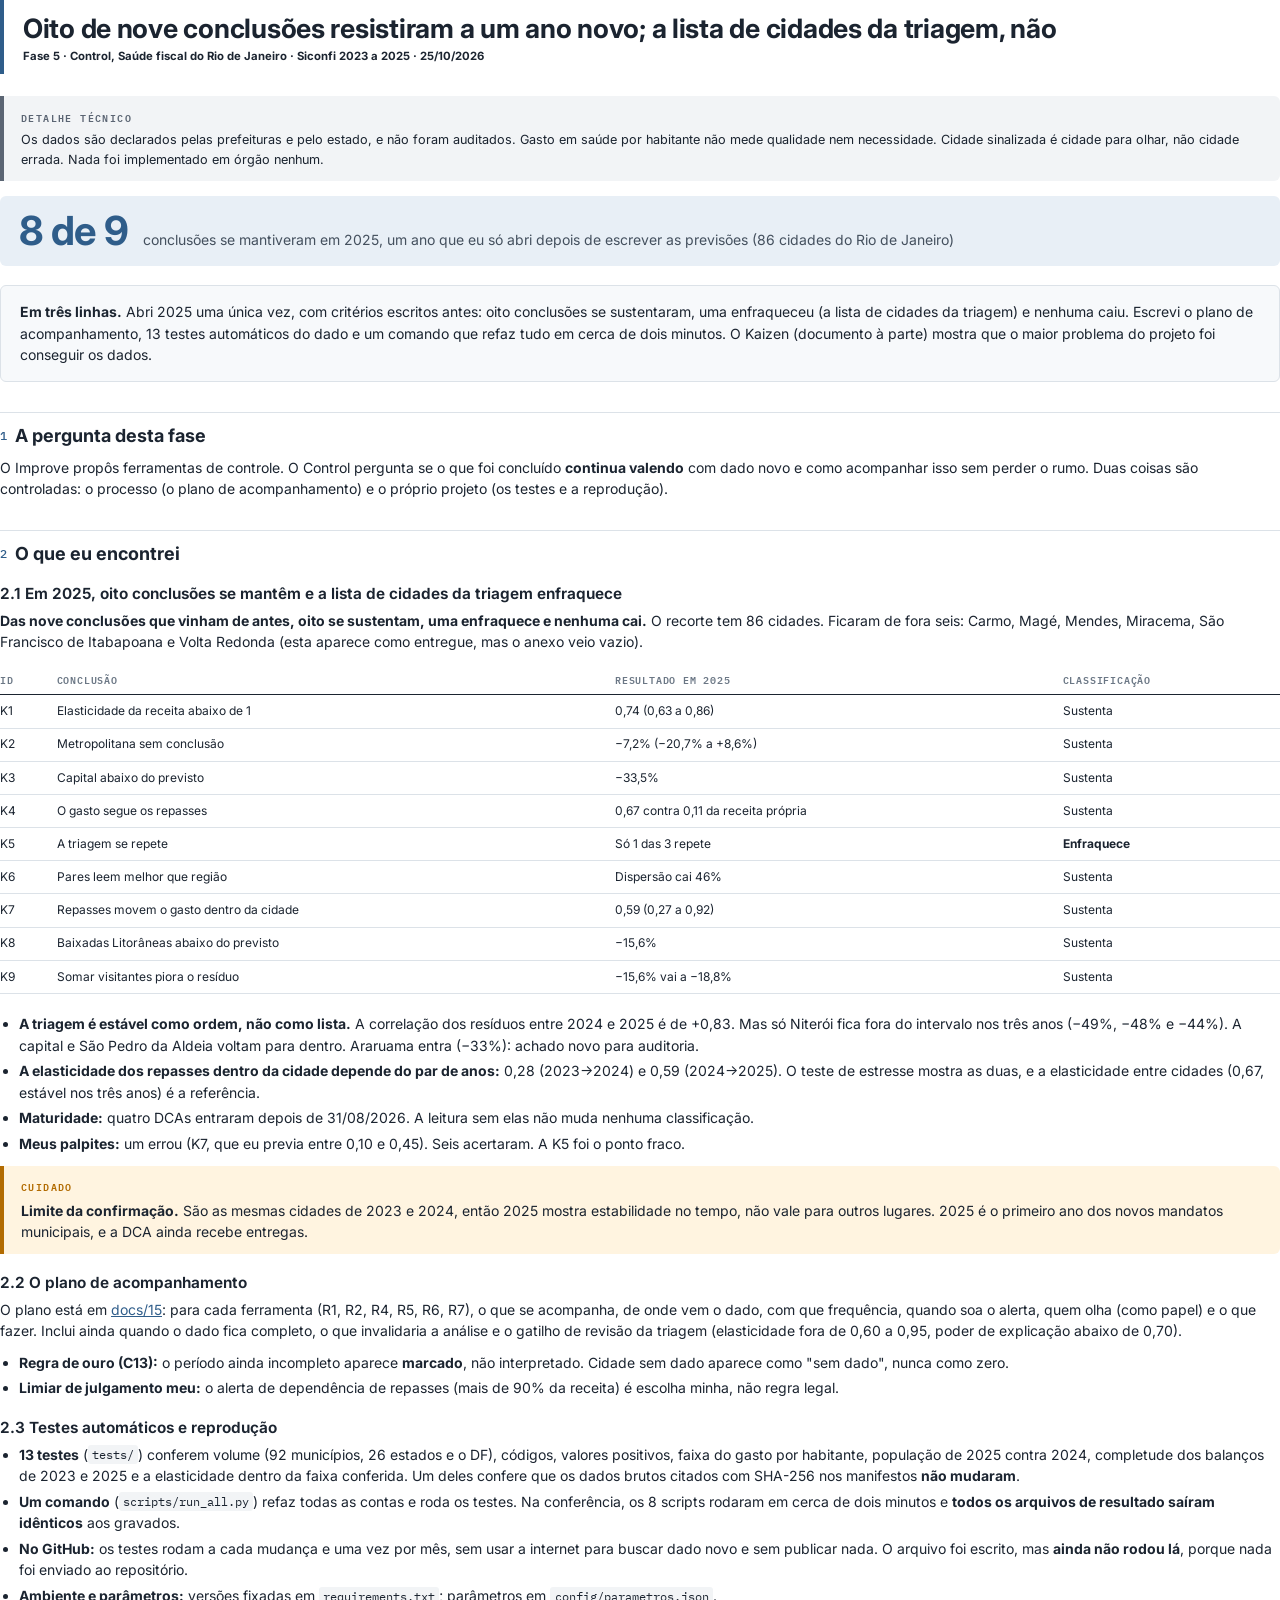
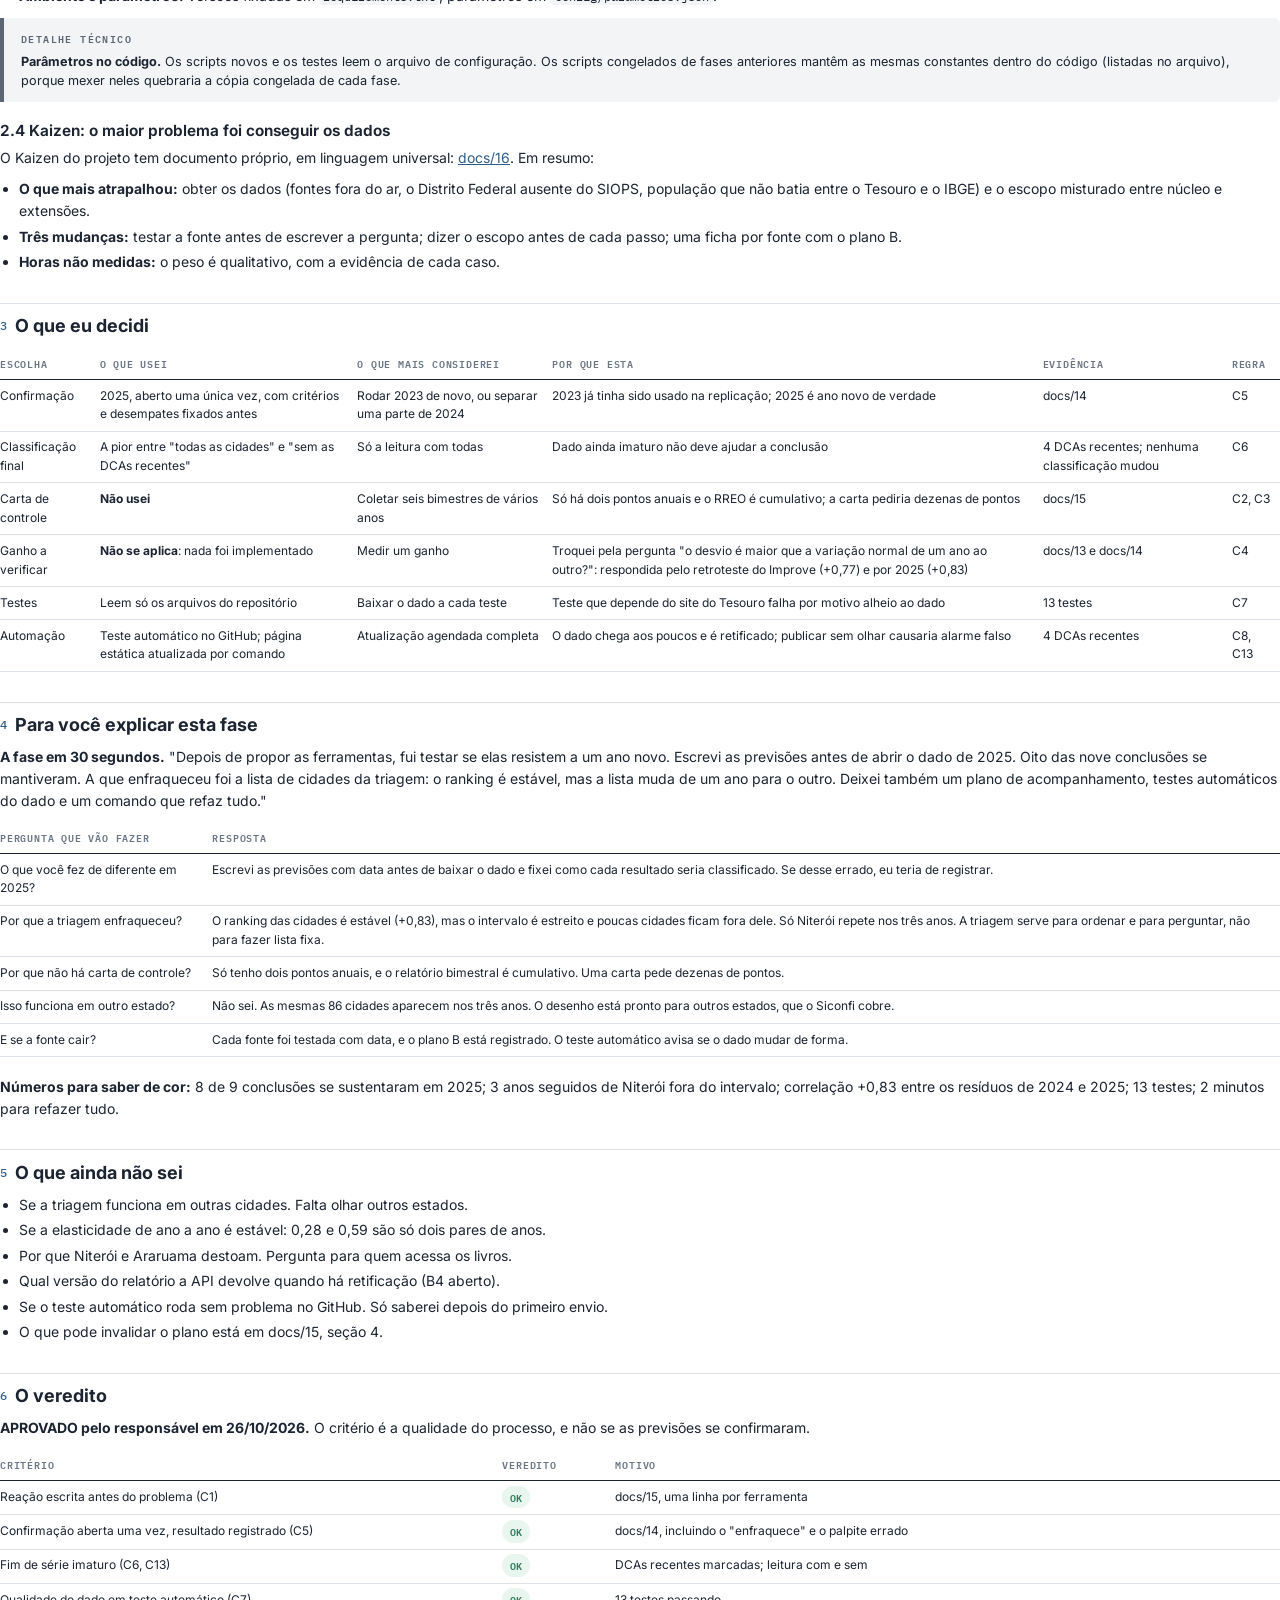
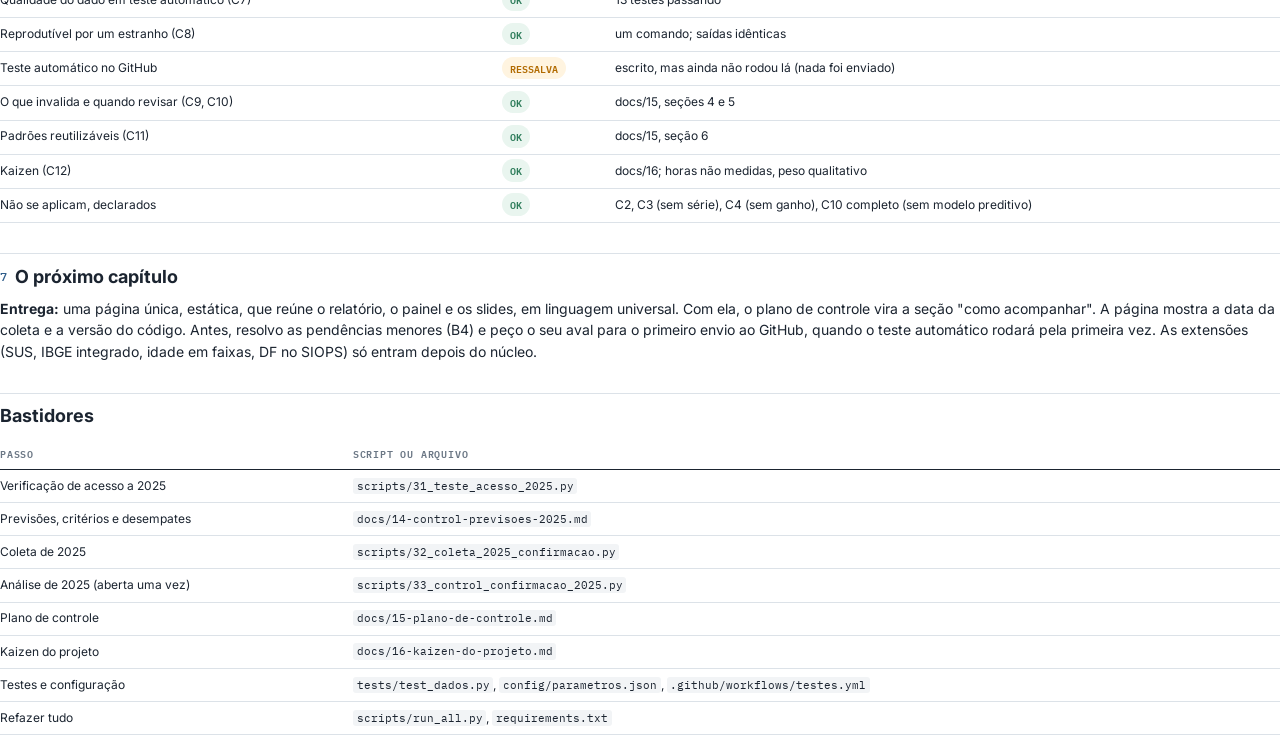
<file: fases/fase-5-control/relatorio.html>
<!doctype html><html lang="pt-BR"><head><meta charset="utf-8">
<link href="https://fonts.googleapis.com/css2?family=Inter:wght@400;500;600;650;700&family=IBM+Plex+Mono:wght@500;600&display=swap" rel="stylesheet">
<style>/* Estilo dos relatórios de fase — metodo-dmaic.
   Usado por gerar_pdf.py. O destaque (--acc) pode ser trocado por projeto. */
:root{
  --acc:#2F5D8A; --acc-soft:#E8EFF6;
  --ink:#1B2430; --ink-2:#44505E; --muted:#6B7785; --line:#DCE2E8; --paper:#FFFFFF;
  --ach:#2F5D8A;  --ach-bg:#EAF1F8;   /* achado */
  --dec:#2E7D5B;  --dec-bg:#E9F5EF;   /* decisão */
  --tec:#5B6573;  --tec-bg:#F2F4F6;   /* detalhe técnico */
  --cui:#B26B00;  --cui-bg:#FFF4E0;   /* cuidado / limitação */
  --fal:#B3261E;  --fal-bg:#FCEBEA;   /* falha */
}
@page{ size:A4; margin:18mm 17mm 20mm }   /* rodapé com projeto e página: gerar_pdf.py */
*{ box-sizing:border-box }
html{ -webkit-print-color-adjust:exact; print-color-adjust:exact }
body{ margin:0; background:var(--paper); color:var(--ink);
  font:10.5pt/1.55 "Inter","Segoe UI",system-ui,sans-serif; hyphens:auto }

/* cabeçalho */
.cab{ border-left:4px solid var(--acc); padding:2mm 0 2mm 5mm; margin-bottom:6mm }
.cab .fase{ font:600 8pt "IBM Plex Mono",monospace; letter-spacing:.14em; text-transform:uppercase; color:var(--acc) }
.cab .meta{ font-size:8.5pt; color:var(--muted); margin-top:1mm }
h1{ font:700 20pt/1.18 "Inter",sans-serif; letter-spacing:-.01em; margin:1.5mm 0 0 }

/* títulos-mensagem */
h2{ font:700 13.5pt/1.25 "Inter",sans-serif; margin:8mm 0 2.5mm; color:var(--ink);
  break-after:avoid; padding-top:3mm; border-top:1px solid var(--line) }
h2 .n{ font:500 9pt "IBM Plex Mono",monospace; color:var(--acc); margin-right:2mm; vertical-align:2px }
h3{ font:650 11.5pt/1.3 "Inter",sans-serif; margin:5mm 0 1.5mm; color:var(--ink); break-after:avoid }
p{ margin:0 0 2.6mm }
strong{ color:var(--ink) }
a{ color:var(--acc) }
code{ font:.88em "IBM Plex Mono",monospace; background:var(--tec-bg); padding:.1em .35em; border-radius:3px }

/* número em destaque */
.numero{ display:flex; align-items:baseline; gap:4mm; background:var(--acc-soft);
  border-radius:6px; padding:4mm 5mm; margin:3mm 0 5mm; break-inside:avoid }
.numero b{ font:700 30pt/1 "Inter",sans-serif; color:var(--acc); letter-spacing:-.02em; white-space:nowrap }
.numero span{ font-size:10.5pt; color:var(--ink-2); line-height:1.4 }
.numeros{ display:grid; grid-template-columns:repeat(auto-fit,minmax(40mm,1fr)); gap:3mm; margin:3mm 0 5mm }
.numeros .numero{ display:block; margin:0 }
.numeros .numero b{ display:block; font-size:20pt; margin-bottom:1.5mm }

/* resumo */
.resumo{ background:#F7F9FB; border:1px solid var(--line); border-radius:6px; padding:4mm 5mm; margin:0 0 5mm }
.resumo p:last-child{ margin:0 }

/* caixas (a partir de > [!TIPO] no markdown) */
.caixa{ border-left:4px solid; border-radius:0 6px 6px 0; padding:3mm 4.5mm; margin:3mm 0 4mm; break-inside:avoid }
.caixa .rot{ font:600 7.5pt "IBM Plex Mono",monospace; letter-spacing:.14em; text-transform:uppercase; margin-bottom:1.2mm }
.caixa p:last-child{ margin-bottom:0 }
.caixa.achado{ border-color:var(--ach); background:var(--ach-bg) } .caixa.achado .rot{ color:var(--ach) }
.caixa.decisao{ border-color:var(--dec); background:var(--dec-bg) } .caixa.decisao .rot{ color:var(--dec) }
.caixa.tecnico{ border-color:var(--tec); background:var(--tec-bg); font-size:9.5pt } .caixa.tecnico .rot{ color:var(--tec) }
.caixa.cuidado{ border-color:var(--cui); background:var(--cui-bg) } .caixa.cuidado .rot{ color:var(--cui) }
.caixa.falha{ border-color:var(--fal); background:var(--fal-bg) } .caixa.falha .rot{ color:var(--fal) }

/* figuras */
figure,p>img:only-child{ margin:3mm 0 5mm; break-inside:avoid }
img{ max-width:100%; height:auto; display:block; margin:0 auto; border-radius:4px }
figcaption,.legenda{ font-size:9pt; color:var(--muted); margin-top:1.5mm; text-align:left }

/* tabelas */
table{ width:100%; border-collapse:collapse; margin:2mm 0 5mm; font-size:9pt; break-inside:auto }
thead{ display:table-header-group }
tr{ break-inside:avoid }
th{ text-align:left; font:600 7.5pt "IBM Plex Mono",monospace; letter-spacing:.08em; text-transform:uppercase;
  color:var(--muted); border-bottom:1.5px solid var(--ink); padding:1.8mm 2.5mm 1.8mm 0 }
td{ border-bottom:1px solid var(--line); padding:1.8mm 2.5mm 1.8mm 0; vertical-align:top }

/* veredito do tollgate */
.ok,.ressalva,.falha-t{ font:600 7.5pt "IBM Plex Mono",monospace; padding:.6mm 2mm; border-radius:20px; white-space:nowrap }
.ok{ background:var(--dec-bg); color:var(--dec) }
.ressalva{ background:var(--cui-bg); color:var(--cui) }
.falha-t{ background:var(--fal-bg); color:var(--fal) }

/* bastidores: menor, no fim */
.bastidores{ font-size:9pt; color:var(--ink-2) }
ul,ol{ margin:0 0 3mm; padding-left:5mm } li{ margin-bottom:1mm }
blockquote{ margin:3mm 0; padding-left:4mm; border-left:3px solid var(--line); color:var(--ink-2) }
</style></head><body>
<header class="cab"><div class="fase"></div><h1>Oito de nove conclusões resistiram a um ano novo; a lista de cidades da triagem, não</h1><div class="meta"><strong>Fase 5 · Control, Saúde fiscal do Rio de Janeiro · Siconfi 2023 a 2025 · 25/10/2026</strong></div></header>
<div class="caixa tecnico">
<div class="rot">Detalhe técnico</div>
<p>Os dados são declarados pelas prefeituras e pelo estado, e não foram auditados. Gasto em saúde por habitante não mede qualidade nem necessidade. Cidade sinalizada é cidade para olhar, não cidade errada. Nada foi implementado em órgão nenhum.</p>
</div>
<div class="numero"><b>8 de 9</b><span>conclusões se mantiveram em 2025, um ano que eu só abri depois de escrever as previsões (86 cidades do Rio de Janeiro)</span></div>

<div class="resumo">
<p><strong>Em três linhas.</strong> Abri 2025 uma única vez, com critérios escritos antes: oito conclusões se sustentaram, uma enfraqueceu (a lista de cidades da triagem) e nenhuma caiu. Escrevi o plano de acompanhamento, 13 testes automáticos do dado e um comando que refaz tudo em cerca de dois minutos. O Kaizen (documento à parte) mostra que o maior problema do projeto foi conseguir os dados.</p>
</div>
<h2><span class="n">1</span>A pergunta desta fase</h2>
<p>O Improve propôs ferramentas de controle. O Control pergunta se o que foi concluído <strong>continua valendo</strong> com dado novo e como acompanhar isso sem perder o rumo. Duas coisas são controladas: o processo (o plano de acompanhamento) e o próprio projeto (os testes e a reprodução).</p>
<h2><span class="n">2</span>O que eu encontrei</h2>
<h3>2.1 Em 2025, oito conclusões se mantêm e a lista de cidades da triagem enfraquece</h3>
<p><strong>Das nove conclusões que vinham de antes, oito se sustentam, uma enfraquece e nenhuma cai.</strong> O recorte tem 86 cidades. Ficaram de fora seis: Carmo, Magé, Mendes, Miracema, São Francisco de Itabapoana e Volta Redonda (esta aparece como entregue, mas o anexo veio vazio).</p>
<table>
<thead>
<tr>
<th>Id</th>
<th>Conclusão</th>
<th>Resultado em 2025</th>
<th>Classificação</th>
</tr>
</thead>
<tbody>
<tr>
<td>K1</td>
<td>Elasticidade da receita abaixo de 1</td>
<td>0,74 (0,63 a 0,86)</td>
<td>Sustenta</td>
</tr>
<tr>
<td>K2</td>
<td>Metropolitana sem conclusão</td>
<td>−7,2% (−20,7% a +8,6%)</td>
<td>Sustenta</td>
</tr>
<tr>
<td>K3</td>
<td>Capital abaixo do previsto</td>
<td>−33,5%</td>
<td>Sustenta</td>
</tr>
<tr>
<td>K4</td>
<td>O gasto segue os repasses</td>
<td>0,67 contra 0,11 da receita própria</td>
<td>Sustenta</td>
</tr>
<tr>
<td>K5</td>
<td>A triagem se repete</td>
<td>Só 1 das 3 repete</td>
<td><strong>Enfraquece</strong></td>
</tr>
<tr>
<td>K6</td>
<td>Pares leem melhor que região</td>
<td>Dispersão cai 46%</td>
<td>Sustenta</td>
</tr>
<tr>
<td>K7</td>
<td>Repasses movem o gasto dentro da cidade</td>
<td>0,59 (0,27 a 0,92)</td>
<td>Sustenta</td>
</tr>
<tr>
<td>K8</td>
<td>Baixadas Litorâneas abaixo do previsto</td>
<td>−15,6%</td>
<td>Sustenta</td>
</tr>
<tr>
<td>K9</td>
<td>Somar visitantes piora o resíduo</td>
<td>−15,6% vai a −18,8%</td>
<td>Sustenta</td>
</tr>
</tbody>
</table>
<ul>
<li><strong>A triagem é estável como ordem, não como lista.</strong> A correlação dos resíduos entre 2024 e 2025 é de +0,83. Mas só Niterói fica fora do intervalo nos três anos (−49%, −48% e −44%). A capital e São Pedro da Aldeia voltam para dentro. Araruama entra (−33%): achado novo para auditoria.</li>
<li><strong>A elasticidade dos repasses dentro da cidade depende do par de anos:</strong> 0,28 (2023→2024) e 0,59 (2024→2025). O teste de estresse mostra as duas, e a elasticidade entre cidades (0,67, estável nos três anos) é a referência.</li>
<li><strong>Maturidade:</strong> quatro DCAs entraram depois de 31/08/2026. A leitura sem elas não muda nenhuma classificação.</li>
<li><strong>Meus palpites:</strong> um errou (K7, que eu previa entre 0,10 e 0,45). Seis acertaram. A K5 foi o ponto fraco.</li>
</ul>
<div class="caixa cuidado">
<div class="rot">Cuidado</div>
<p><strong>Limite da confirmação.</strong> São as mesmas cidades de 2023 e 2024, então 2025 mostra estabilidade no tempo, não vale para outros lugares. 2025 é o primeiro ano dos novos mandatos municipais, e a DCA ainda recebe entregas.</p>
</div>
<h3>2.2 O plano de acompanhamento</h3>
<p>O plano está em <a href="../../docs/15-plano-de-controle.md">docs/15</a>: para cada ferramenta (R1, R2, R4, R5, R6, R7), o que se acompanha, de onde vem o dado, com que frequência, quando soa o alerta, quem olha (como papel) e o que fazer. Inclui ainda quando o dado fica completo, o que invalidaria a análise e o gatilho de revisão da triagem (elasticidade fora de 0,60 a 0,95, poder de explicação abaixo de 0,70).</p>
<ul>
<li><strong>Regra de ouro (C13):</strong> o período ainda incompleto aparece <strong>marcado</strong>, não interpretado. Cidade sem dado aparece como "sem dado", nunca como zero.</li>
<li><strong>Limiar de julgamento meu:</strong> o alerta de dependência de repasses (mais de 90% da receita) é escolha minha, não regra legal.</li>
</ul>
<h3>2.3 Testes automáticos e reprodução</h3>
<ul>
<li><strong>13 testes</strong> (<code>tests/</code>) conferem volume (92 municípios, 26 estados e o DF), códigos, valores positivos, faixa do gasto por habitante, população de 2025 contra 2024, completude dos balanços de 2023 e 2025 e a elasticidade dentro da faixa conferida. Um deles confere que os dados brutos citados com SHA-256 nos manifestos <strong>não mudaram</strong>.</li>
<li><strong>Um comando</strong> (<code>scripts/run_all.py</code>) refaz todas as contas e roda os testes. Na conferência, os 8 scripts rodaram em cerca de dois minutos e <strong>todos os arquivos de resultado saíram idênticos</strong> aos gravados.</li>
<li><strong>No GitHub:</strong> os testes rodam a cada mudança e uma vez por mês, sem usar a internet para buscar dado novo e sem publicar nada. O arquivo foi escrito, mas <strong>ainda não rodou lá</strong>, porque nada foi enviado ao repositório.</li>
<li><strong>Ambiente e parâmetros:</strong> versões fixadas em <code>requirements.txt</code>; parâmetros em <code>config/parametros.json</code>.</li>
</ul>
<div class="caixa tecnico">
<div class="rot">Detalhe técnico</div>
<p><strong>Parâmetros no código.</strong> Os scripts novos e os testes leem o arquivo de configuração. Os scripts congelados de fases anteriores mantêm as mesmas constantes dentro do código (listadas no arquivo), porque mexer neles quebraria a cópia congelada de cada fase.</p>
</div>
<h3>2.4 Kaizen: o maior problema foi conseguir os dados</h3>
<p>O Kaizen do projeto tem documento próprio, em linguagem universal: <a href="../../docs/16-kaizen-do-projeto.md">docs/16</a>. Em resumo:</p>
<ul>
<li><strong>O que mais atrapalhou:</strong> obter os dados (fontes fora do ar, o Distrito Federal ausente do SIOPS, população que não batia entre o Tesouro e o IBGE) e o escopo misturado entre núcleo e extensões.</li>
<li><strong>Três mudanças:</strong> testar a fonte antes de escrever a pergunta; dizer o escopo antes de cada passo; uma ficha por fonte com o plano B.</li>
<li><strong>Horas não medidas:</strong> o peso é qualitativo, com a evidência de cada caso.</li>
</ul>
<h2><span class="n">3</span>O que eu decidi</h2>
<table>
<thead>
<tr>
<th>Escolha</th>
<th>O que usei</th>
<th>O que mais considerei</th>
<th>Por que esta</th>
<th>Evidência</th>
<th>Regra</th>
</tr>
</thead>
<tbody>
<tr>
<td>Confirmação</td>
<td>2025, aberto uma única vez, com critérios e desempates fixados antes</td>
<td>Rodar 2023 de novo, ou separar uma parte de 2024</td>
<td>2023 já tinha sido usado na replicação; 2025 é ano novo de verdade</td>
<td>docs/14</td>
<td>C5</td>
</tr>
<tr>
<td>Classificação final</td>
<td>A pior entre "todas as cidades" e "sem as DCAs recentes"</td>
<td>Só a leitura com todas</td>
<td>Dado ainda imaturo não deve ajudar a conclusão</td>
<td>4 DCAs recentes; nenhuma classificação mudou</td>
<td>C6</td>
</tr>
<tr>
<td>Carta de controle</td>
<td><strong>Não usei</strong></td>
<td>Coletar seis bimestres de vários anos</td>
<td>Só há dois pontos anuais e o RREO é cumulativo; a carta pediria dezenas de pontos</td>
<td>docs/15</td>
<td>C2, C3</td>
</tr>
<tr>
<td>Ganho a verificar</td>
<td><strong>Não se aplica</strong>: nada foi implementado</td>
<td>Medir um ganho</td>
<td>Troquei pela pergunta "o desvio é maior que a variação normal de um ano ao outro?": respondida pelo retroteste do Improve (+0,77) e por 2025 (+0,83)</td>
<td>docs/13 e docs/14</td>
<td>C4</td>
</tr>
<tr>
<td>Testes</td>
<td>Leem só os arquivos do repositório</td>
<td>Baixar o dado a cada teste</td>
<td>Teste que depende do site do Tesouro falha por motivo alheio ao dado</td>
<td>13 testes</td>
<td>C7</td>
</tr>
<tr>
<td>Automação</td>
<td>Teste automático no GitHub; página estática atualizada por comando</td>
<td>Atualização agendada completa</td>
<td>O dado chega aos poucos e é retificado; publicar sem olhar causaria alarme falso</td>
<td>4 DCAs recentes</td>
<td>C8, C13</td>
</tr>
</tbody>
</table>
<h2><span class="n">4</span>Para você explicar esta fase</h2>
<p><strong>A fase em 30 segundos.</strong> "Depois de propor as ferramentas, fui testar se elas resistem a um ano novo. Escrevi as previsões antes de abrir o dado de 2025. Oito das nove conclusões se mantiveram. A que enfraqueceu foi a lista de cidades da triagem: o ranking é estável, mas a lista muda de um ano para o outro. Deixei também um plano de acompanhamento, testes automáticos do dado e um comando que refaz tudo."</p>
<table>
<thead>
<tr>
<th>Pergunta que vão fazer</th>
<th>Resposta</th>
</tr>
</thead>
<tbody>
<tr>
<td>O que você fez de diferente em 2025?</td>
<td>Escrevi as previsões com data antes de baixar o dado e fixei como cada resultado seria classificado. Se desse errado, eu teria de registrar.</td>
</tr>
<tr>
<td>Por que a triagem enfraqueceu?</td>
<td>O ranking das cidades é estável (+0,83), mas o intervalo é estreito e poucas cidades ficam fora dele. Só Niterói repete nos três anos. A triagem serve para ordenar e para perguntar, não para fazer lista fixa.</td>
</tr>
<tr>
<td>Por que não há carta de controle?</td>
<td>Só tenho dois pontos anuais, e o relatório bimestral é cumulativo. Uma carta pede dezenas de pontos.</td>
</tr>
<tr>
<td>Isso funciona em outro estado?</td>
<td>Não sei. As mesmas 86 cidades aparecem nos três anos. O desenho está pronto para outros estados, que o Siconfi cobre.</td>
</tr>
<tr>
<td>E se a fonte cair?</td>
<td>Cada fonte foi testada com data, e o plano B está registrado. O teste automático avisa se o dado mudar de forma.</td>
</tr>
</tbody>
</table>
<p><strong>Números para saber de cor:</strong> 8 de 9 conclusões se sustentaram em 2025; 3 anos seguidos de Niterói fora do intervalo; correlação +0,83 entre os resíduos de 2024 e 2025; 13 testes; 2 minutos para refazer tudo.</p>
<h2><span class="n">5</span>O que ainda não sei</h2>
<ul>
<li>Se a triagem funciona em outras cidades. Falta olhar outros estados.</li>
<li>Se a elasticidade de ano a ano é estável: 0,28 e 0,59 são só dois pares de anos.</li>
<li>Por que Niterói e Araruama destoam. Pergunta para quem acessa os livros.</li>
<li>Qual versão do relatório a API devolve quando há retificação (B4 aberto).</li>
<li>Se o teste automático roda sem problema no GitHub. Só saberei depois do primeiro envio.</li>
<li>O que pode invalidar o plano está em docs/15, seção 4.</li>
</ul>
<h2><span class="n">6</span>O veredito</h2>
<p><strong>APROVADO pelo responsável em 26/10/2026.</strong> O critério é a qualidade do processo, e não se as previsões se confirmaram.</p>
<table>
<thead>
<tr>
<th>Critério</th>
<th>Veredito</th>
<th>Motivo</th>
</tr>
</thead>
<tbody>
<tr>
<td>Reação escrita antes do problema (C1)</td>
<td><span class="ok">OK</span></td>
<td>docs/15, uma linha por ferramenta</td>
</tr>
<tr>
<td>Confirmação aberta uma vez, resultado registrado (C5)</td>
<td><span class="ok">OK</span></td>
<td>docs/14, incluindo o "enfraquece" e o palpite errado</td>
</tr>
<tr>
<td>Fim de série imaturo (C6, C13)</td>
<td><span class="ok">OK</span></td>
<td>DCAs recentes marcadas; leitura com e sem</td>
</tr>
<tr>
<td>Qualidade do dado em teste automático (C7)</td>
<td><span class="ok">OK</span></td>
<td>13 testes passando</td>
</tr>
<tr>
<td>Reprodutível por um estranho (C8)</td>
<td><span class="ok">OK</span></td>
<td>um comando; saídas idênticas</td>
</tr>
<tr>
<td>Teste automático no GitHub</td>
<td><span class="ressalva">RESSALVA</span></td>
<td>escrito, mas ainda não rodou lá (nada foi enviado)</td>
</tr>
<tr>
<td>O que invalida e quando revisar (C9, C10)</td>
<td><span class="ok">OK</span></td>
<td>docs/15, seções 4 e 5</td>
</tr>
<tr>
<td>Padrões reutilizáveis (C11)</td>
<td><span class="ok">OK</span></td>
<td>docs/15, seção 6</td>
</tr>
<tr>
<td>Kaizen (C12)</td>
<td><span class="ok">OK</span></td>
<td>docs/16; horas não medidas, peso qualitativo</td>
</tr>
<tr>
<td>Não se aplicam, declarados</td>
<td><span class="ok">OK</span></td>
<td>C2, C3 (sem série), C4 (sem ganho), C10 completo (sem modelo preditivo)</td>
</tr>
</tbody>
</table>
<h2><span class="n">7</span>O próximo capítulo</h2>
<p><strong>Entrega:</strong> uma página única, estática, que reúne o relatório, o painel e os slides, em linguagem universal. Com ela, o plano de controle vira a seção "como acompanhar". A página mostra a data da coleta e a versão do código. Antes, resolvo as pendências menores (B4) e peço o seu aval para o primeiro envio ao GitHub, quando o teste automático rodará pela primeira vez. As extensões (SUS, IBGE integrado, idade em faixas, DF no SIOPS) só entram depois do núcleo.</p>
<h2>Bastidores</h2>
<table>
<thead>
<tr>
<th>Passo</th>
<th>Script ou arquivo</th>
</tr>
</thead>
<tbody>
<tr>
<td>Verificação de acesso a 2025</td>
<td><code>scripts/31_teste_acesso_2025.py</code></td>
</tr>
<tr>
<td>Previsões, critérios e desempates</td>
<td><code>docs/14-control-previsoes-2025.md</code></td>
</tr>
<tr>
<td>Coleta de 2025</td>
<td><code>scripts/32_coleta_2025_confirmacao.py</code></td>
</tr>
<tr>
<td>Análise de 2025 (aberta uma vez)</td>
<td><code>scripts/33_control_confirmacao_2025.py</code></td>
</tr>
<tr>
<td>Plano de controle</td>
<td><code>docs/15-plano-de-controle.md</code></td>
</tr>
<tr>
<td>Kaizen do projeto</td>
<td><code>docs/16-kaizen-do-projeto.md</code></td>
</tr>
<tr>
<td>Testes e configuração</td>
<td><code>tests/test_dados.py</code>, <code>config/parametros.json</code>, <code>.github/workflows/testes.yml</code></td>
</tr>
<tr>
<td>Refazer tudo</td>
<td><code>scripts/run_all.py</code>, <code>requirements.txt</code></td>
</tr>
</tbody>
</table>
</body></html>
</file>
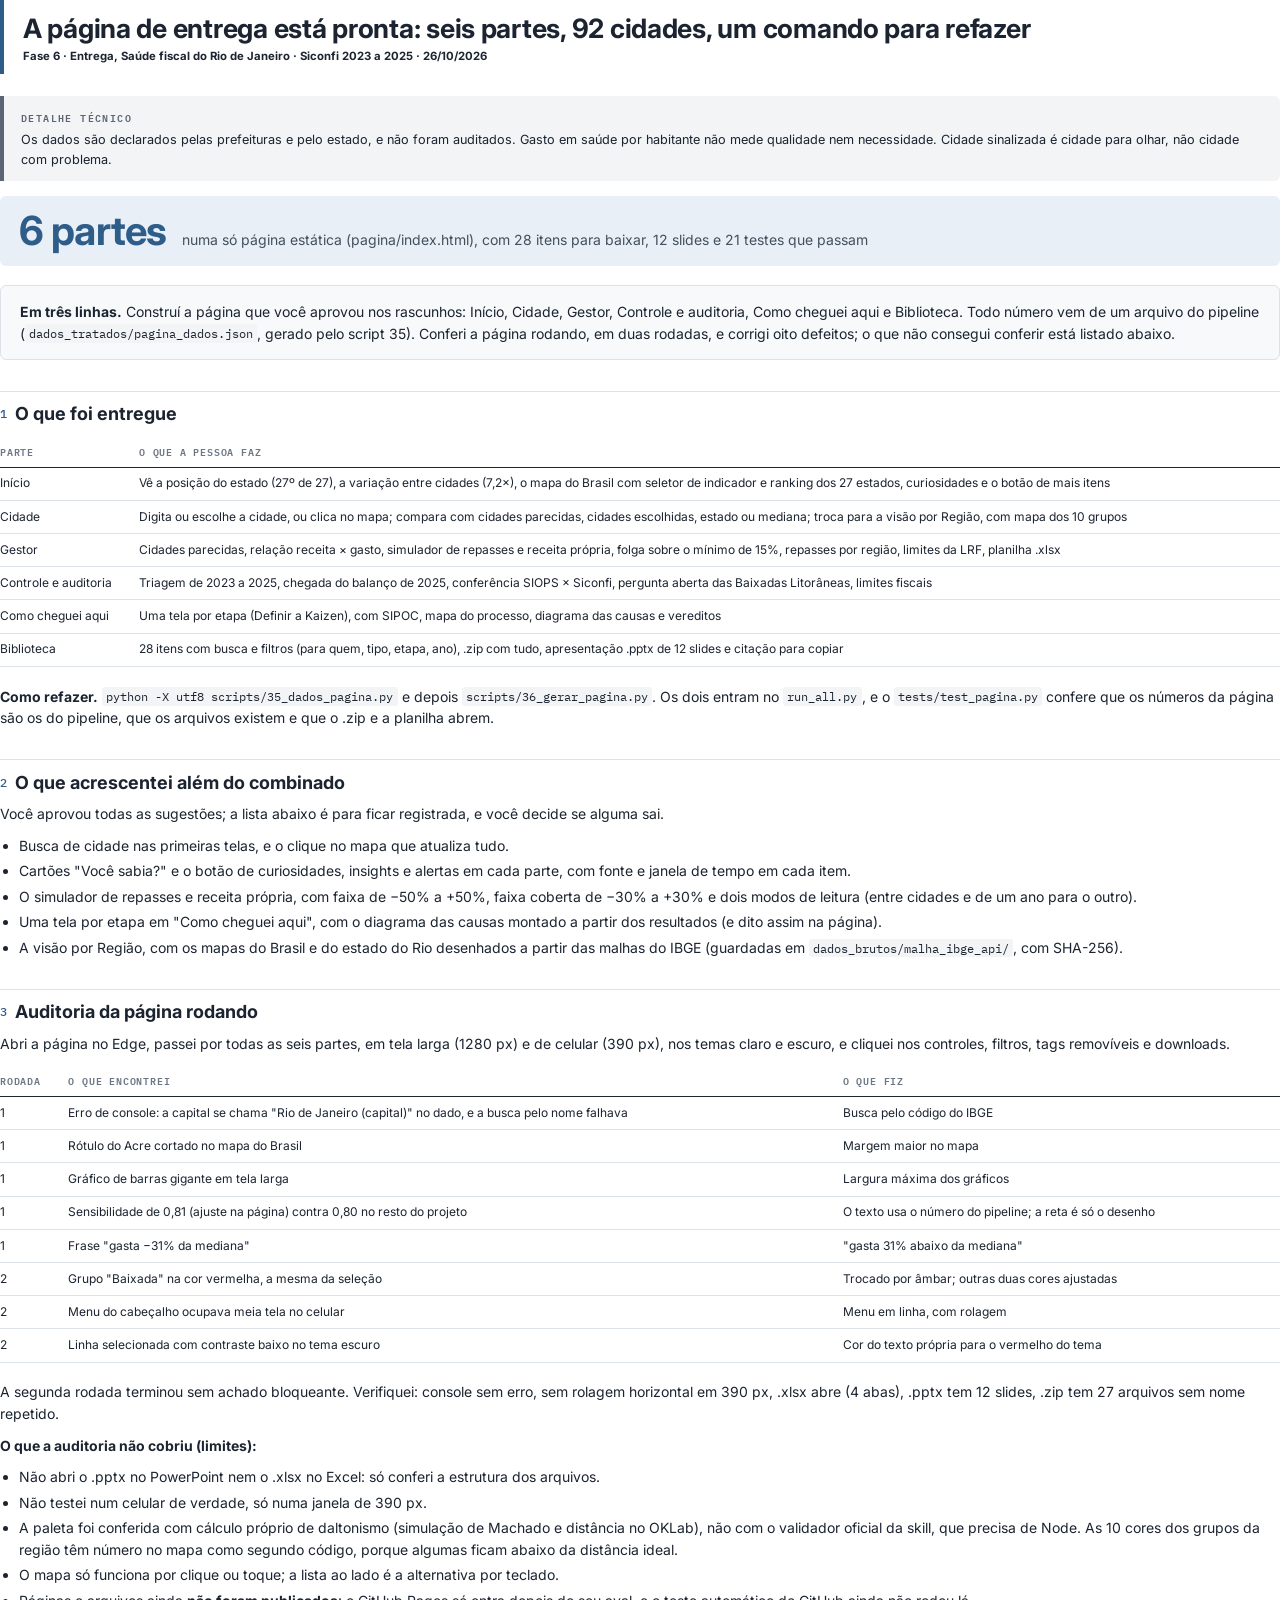
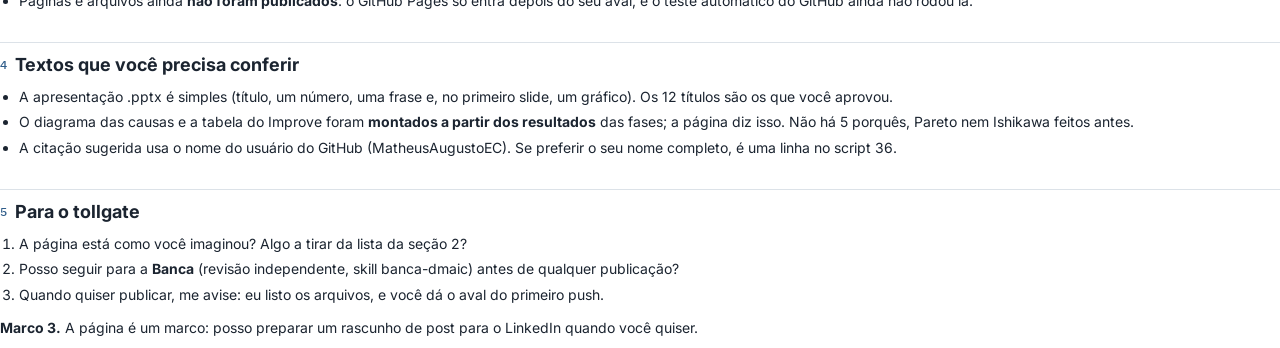
<file: fases/fase-6-entrega/relatorio.html>
<!doctype html><html lang="pt-BR"><head><meta charset="utf-8">
<link href="https://fonts.googleapis.com/css2?family=Inter:wght@400;500;600;650;700&family=IBM+Plex+Mono:wght@500;600&display=swap" rel="stylesheet">
<style>/* Estilo dos relatórios de fase — metodo-dmaic.
   Usado por gerar_pdf.py. O destaque (--acc) pode ser trocado por projeto. */
:root{
  --acc:#2F5D8A; --acc-soft:#E8EFF6;
  --ink:#1B2430; --ink-2:#44505E; --muted:#6B7785; --line:#DCE2E8; --paper:#FFFFFF;
  --ach:#2F5D8A;  --ach-bg:#EAF1F8;   /* achado */
  --dec:#2E7D5B;  --dec-bg:#E9F5EF;   /* decisão */
  --tec:#5B6573;  --tec-bg:#F2F4F6;   /* detalhe técnico */
  --cui:#B26B00;  --cui-bg:#FFF4E0;   /* cuidado / limitação */
  --fal:#B3261E;  --fal-bg:#FCEBEA;   /* falha */
}
@page{ size:A4; margin:18mm 17mm 20mm }   /* rodapé com projeto e página: gerar_pdf.py */
*{ box-sizing:border-box }
html{ -webkit-print-color-adjust:exact; print-color-adjust:exact }
body{ margin:0; background:var(--paper); color:var(--ink);
  font:10.5pt/1.55 "Inter","Segoe UI",system-ui,sans-serif; hyphens:auto }

/* cabeçalho */
.cab{ border-left:4px solid var(--acc); padding:2mm 0 2mm 5mm; margin-bottom:6mm }
.cab .fase{ font:600 8pt "IBM Plex Mono",monospace; letter-spacing:.14em; text-transform:uppercase; color:var(--acc) }
.cab .meta{ font-size:8.5pt; color:var(--muted); margin-top:1mm }
h1{ font:700 20pt/1.18 "Inter",sans-serif; letter-spacing:-.01em; margin:1.5mm 0 0 }

/* títulos-mensagem */
h2{ font:700 13.5pt/1.25 "Inter",sans-serif; margin:8mm 0 2.5mm; color:var(--ink);
  break-after:avoid; padding-top:3mm; border-top:1px solid var(--line) }
h2 .n{ font:500 9pt "IBM Plex Mono",monospace; color:var(--acc); margin-right:2mm; vertical-align:2px }
h3{ font:650 11.5pt/1.3 "Inter",sans-serif; margin:5mm 0 1.5mm; color:var(--ink); break-after:avoid }
p{ margin:0 0 2.6mm }
strong{ color:var(--ink) }
a{ color:var(--acc) }
code{ font:.88em "IBM Plex Mono",monospace; background:var(--tec-bg); padding:.1em .35em; border-radius:3px }

/* número em destaque */
.numero{ display:flex; align-items:baseline; gap:4mm; background:var(--acc-soft);
  border-radius:6px; padding:4mm 5mm; margin:3mm 0 5mm; break-inside:avoid }
.numero b{ font:700 30pt/1 "Inter",sans-serif; color:var(--acc); letter-spacing:-.02em; white-space:nowrap }
.numero span{ font-size:10.5pt; color:var(--ink-2); line-height:1.4 }
.numeros{ display:grid; grid-template-columns:repeat(auto-fit,minmax(40mm,1fr)); gap:3mm; margin:3mm 0 5mm }
.numeros .numero{ display:block; margin:0 }
.numeros .numero b{ display:block; font-size:20pt; margin-bottom:1.5mm }

/* resumo */
.resumo{ background:#F7F9FB; border:1px solid var(--line); border-radius:6px; padding:4mm 5mm; margin:0 0 5mm }
.resumo p:last-child{ margin:0 }

/* caixas (a partir de > [!TIPO] no markdown) */
.caixa{ border-left:4px solid; border-radius:0 6px 6px 0; padding:3mm 4.5mm; margin:3mm 0 4mm; break-inside:avoid }
.caixa .rot{ font:600 7.5pt "IBM Plex Mono",monospace; letter-spacing:.14em; text-transform:uppercase; margin-bottom:1.2mm }
.caixa p:last-child{ margin-bottom:0 }
.caixa.achado{ border-color:var(--ach); background:var(--ach-bg) } .caixa.achado .rot{ color:var(--ach) }
.caixa.decisao{ border-color:var(--dec); background:var(--dec-bg) } .caixa.decisao .rot{ color:var(--dec) }
.caixa.tecnico{ border-color:var(--tec); background:var(--tec-bg); font-size:9.5pt } .caixa.tecnico .rot{ color:var(--tec) }
.caixa.cuidado{ border-color:var(--cui); background:var(--cui-bg) } .caixa.cuidado .rot{ color:var(--cui) }
.caixa.falha{ border-color:var(--fal); background:var(--fal-bg) } .caixa.falha .rot{ color:var(--fal) }

/* figuras */
figure,p>img:only-child{ margin:3mm 0 5mm; break-inside:avoid }
img{ max-width:100%; height:auto; display:block; margin:0 auto; border-radius:4px }
figcaption,.legenda{ font-size:9pt; color:var(--muted); margin-top:1.5mm; text-align:left }

/* tabelas */
table{ width:100%; border-collapse:collapse; margin:2mm 0 5mm; font-size:9pt; break-inside:auto }
thead{ display:table-header-group }
tr{ break-inside:avoid }
th{ text-align:left; font:600 7.5pt "IBM Plex Mono",monospace; letter-spacing:.08em; text-transform:uppercase;
  color:var(--muted); border-bottom:1.5px solid var(--ink); padding:1.8mm 2.5mm 1.8mm 0 }
td{ border-bottom:1px solid var(--line); padding:1.8mm 2.5mm 1.8mm 0; vertical-align:top }

/* veredito do tollgate */
.ok,.ressalva,.falha-t,.desc,.neutro{ font:600 7.5pt "IBM Plex Mono",monospace; padding:.6mm 2mm; border-radius:20px; white-space:nowrap }
.ok{ background:var(--dec-bg); color:var(--dec) }
.ressalva{ background:var(--cui-bg); color:var(--cui) }
.falha-t{ background:var(--fal-bg); color:var(--fal) }
.desc{ background:var(--ach-bg); color:var(--ach) }
.neutro{ background:var(--tec-bg); color:var(--tec) }

/* bastidores: menor, no fim */
.bastidores{ font-size:9pt; color:var(--ink-2) }
ul,ol{ margin:0 0 3mm; padding-left:5mm } li{ margin-bottom:1mm }
blockquote{ margin:3mm 0; padding-left:4mm; border-left:3px solid var(--line); color:var(--ink-2) }
</style></head><body>
<header class="cab"><div class="fase"></div><h1>A página de entrega está pronta: seis partes, 92 cidades, um comando para refazer</h1><div class="meta"><strong>Fase 6 · Entrega, Saúde fiscal do Rio de Janeiro · Siconfi 2023 a 2025 · 26/10/2026</strong></div></header>
<div class="caixa tecnico">
<div class="rot">Detalhe técnico</div>
<p>Os dados são declarados pelas prefeituras e pelo estado, e não foram auditados. Gasto em saúde por habitante não mede qualidade nem necessidade. Cidade sinalizada é cidade para olhar, não cidade com problema.</p>
</div>
<div class="numero"><b>6 partes</b><span>numa só página estática (pagina/index.html), com 28 itens para baixar, 12 slides e 21 testes que passam</span></div>

<div class="resumo">
<p><strong>Em três linhas.</strong> Construí a página que você aprovou nos rascunhos: Início, Cidade, Gestor, Controle e auditoria, Como cheguei aqui e Biblioteca. Todo número vem de um arquivo do pipeline (<code>dados_tratados/pagina_dados.json</code>, gerado pelo script 35). Conferi a página rodando, em duas rodadas, e corrigi oito defeitos; o que não consegui conferir está listado abaixo.</p>
</div>
<h2><span class="n">1</span>O que foi entregue</h2>
<table>
<thead>
<tr>
<th>Parte</th>
<th>O que a pessoa faz</th>
</tr>
</thead>
<tbody>
<tr>
<td>Início</td>
<td>Vê a posição do estado (27º de 27), a variação entre cidades (7,2×), o mapa do Brasil com seletor de indicador e ranking dos 27 estados, curiosidades e o botão de mais itens</td>
</tr>
<tr>
<td>Cidade</td>
<td>Digita ou escolhe a cidade, ou clica no mapa; compara com cidades parecidas, cidades escolhidas, estado ou mediana; troca para a visão por Região, com mapa dos 10 grupos</td>
</tr>
<tr>
<td>Gestor</td>
<td>Cidades parecidas, relação receita × gasto, simulador de repasses e receita própria, folga sobre o mínimo de 15%, repasses por região, limites da LRF, planilha .xlsx</td>
</tr>
<tr>
<td>Controle e auditoria</td>
<td>Triagem de 2023 a 2025, chegada do balanço de 2025, conferência SIOPS × Siconfi, pergunta aberta das Baixadas Litorâneas, limites fiscais</td>
</tr>
<tr>
<td>Como cheguei aqui</td>
<td>Uma tela por etapa (Definir a Kaizen), com SIPOC, mapa do processo, diagrama das causas e vereditos</td>
</tr>
<tr>
<td>Biblioteca</td>
<td>28 itens com busca e filtros (para quem, tipo, etapa, ano), .zip com tudo, apresentação .pptx de 12 slides e citação para copiar</td>
</tr>
</tbody>
</table>
<p><strong>Como refazer.</strong> <code>python -X utf8 scripts/35_dados_pagina.py</code> e depois <code>scripts/36_gerar_pagina.py</code>. Os dois entram no <code>run_all.py</code>, e o <code>tests/test_pagina.py</code> confere que os números da página são os do pipeline, que os arquivos existem e que o .zip e a planilha abrem.</p>
<h2><span class="n">2</span>O que acrescentei além do combinado</h2>
<p>Você aprovou todas as sugestões; a lista abaixo é para ficar registrada, e você decide se alguma sai.</p>
<ul>
<li>Busca de cidade nas primeiras telas, e o clique no mapa que atualiza tudo.</li>
<li>Cartões "Você sabia?" e o botão de curiosidades, insights e alertas em cada parte, com fonte e janela de tempo em cada item.</li>
<li>O simulador de repasses e receita própria, com faixa de −50% a +50%, faixa coberta de −30% a +30% e dois modos de leitura (entre cidades e de um ano para o outro).</li>
<li>Uma tela por etapa em "Como cheguei aqui", com o diagrama das causas montado a partir dos resultados (e dito assim na página).</li>
<li>A visão por Região, com os mapas do Brasil e do estado do Rio desenhados a partir das malhas do IBGE (guardadas em <code>dados_brutos/malha_ibge_api/</code>, com SHA-256).</li>
</ul>
<h2><span class="n">3</span>Auditoria da página rodando</h2>
<p>Abri a página no Edge, passei por todas as seis partes, em tela larga (1280 px) e de celular (390 px), nos temas claro e escuro, e cliquei nos controles, filtros, tags removíveis e downloads.</p>
<table>
<thead>
<tr>
<th>Rodada</th>
<th>O que encontrei</th>
<th>O que fiz</th>
</tr>
</thead>
<tbody>
<tr>
<td>1</td>
<td>Erro de console: a capital se chama "Rio de Janeiro (capital)" no dado, e a busca pelo nome falhava</td>
<td>Busca pelo código do IBGE</td>
</tr>
<tr>
<td>1</td>
<td>Rótulo do Acre cortado no mapa do Brasil</td>
<td>Margem maior no mapa</td>
</tr>
<tr>
<td>1</td>
<td>Gráfico de barras gigante em tela larga</td>
<td>Largura máxima dos gráficos</td>
</tr>
<tr>
<td>1</td>
<td>Sensibilidade de 0,81 (ajuste na página) contra 0,80 no resto do projeto</td>
<td>O texto usa o número do pipeline; a reta é só o desenho</td>
</tr>
<tr>
<td>1</td>
<td>Frase "gasta −31% da mediana"</td>
<td>"gasta 31% abaixo da mediana"</td>
</tr>
<tr>
<td>2</td>
<td>Grupo "Baixada" na cor vermelha, a mesma da seleção</td>
<td>Trocado por âmbar; outras duas cores ajustadas</td>
</tr>
<tr>
<td>2</td>
<td>Menu do cabeçalho ocupava meia tela no celular</td>
<td>Menu em linha, com rolagem</td>
</tr>
<tr>
<td>2</td>
<td>Linha selecionada com contraste baixo no tema escuro</td>
<td>Cor do texto própria para o vermelho do tema</td>
</tr>
</tbody>
</table>
<p>A segunda rodada terminou sem achado bloqueante. Verifiquei: console sem erro, sem rolagem horizontal em 390 px, .xlsx abre (4 abas), .pptx tem 12 slides, .zip tem 27 arquivos sem nome repetido.</p>
<p><strong>O que a auditoria não cobriu (limites):</strong></p>
<ul>
<li>Não abri o .pptx no PowerPoint nem o .xlsx no Excel: só conferi a estrutura dos arquivos.</li>
<li>Não testei num celular de verdade, só numa janela de 390 px.</li>
<li>A paleta foi conferida com cálculo próprio de daltonismo (simulação de Machado e distância no OKLab), não com o validador oficial da skill, que precisa de Node. As 10 cores dos grupos da região têm número no mapa como segundo código, porque algumas ficam abaixo da distância ideal.</li>
<li>O mapa só funciona por clique ou toque; a lista ao lado é a alternativa por teclado.</li>
<li>Páginas e arquivos ainda <strong>não foram publicados</strong>: o GitHub Pages só entra depois do seu aval, e o teste automático do GitHub ainda não rodou lá.</li>
</ul>
<h2><span class="n">4</span>Textos que você precisa conferir</h2>
<ul>
<li>A apresentação .pptx é simples (título, um número, uma frase e, no primeiro slide, um gráfico). Os 12 títulos são os que você aprovou.</li>
<li>O diagrama das causas e a tabela do Improve foram <strong>montados a partir dos resultados</strong> das fases; a página diz isso. Não há 5 porquês, Pareto nem Ishikawa feitos antes.</li>
<li>A citação sugerida usa o nome do usuário do GitHub (MatheusAugustoEC). Se preferir o seu nome completo, é uma linha no script 36.</li>
</ul>
<h2><span class="n">5</span>Para o tollgate</h2>
<ol>
<li>A página está como você imaginou? Algo a tirar da lista da seção 2?</li>
<li>Posso seguir para a <strong>Banca</strong> (revisão independente, skill banca-dmaic) antes de qualquer publicação?</li>
<li>Quando quiser publicar, me avise: eu listo os arquivos, e você dá o aval do primeiro push.</li>
</ol>
<p><strong>Marco 3.</strong> A página é um marco: posso preparar um rascunho de post para o LinkedIn quando você quiser.</p>
</body></html>
</file>
